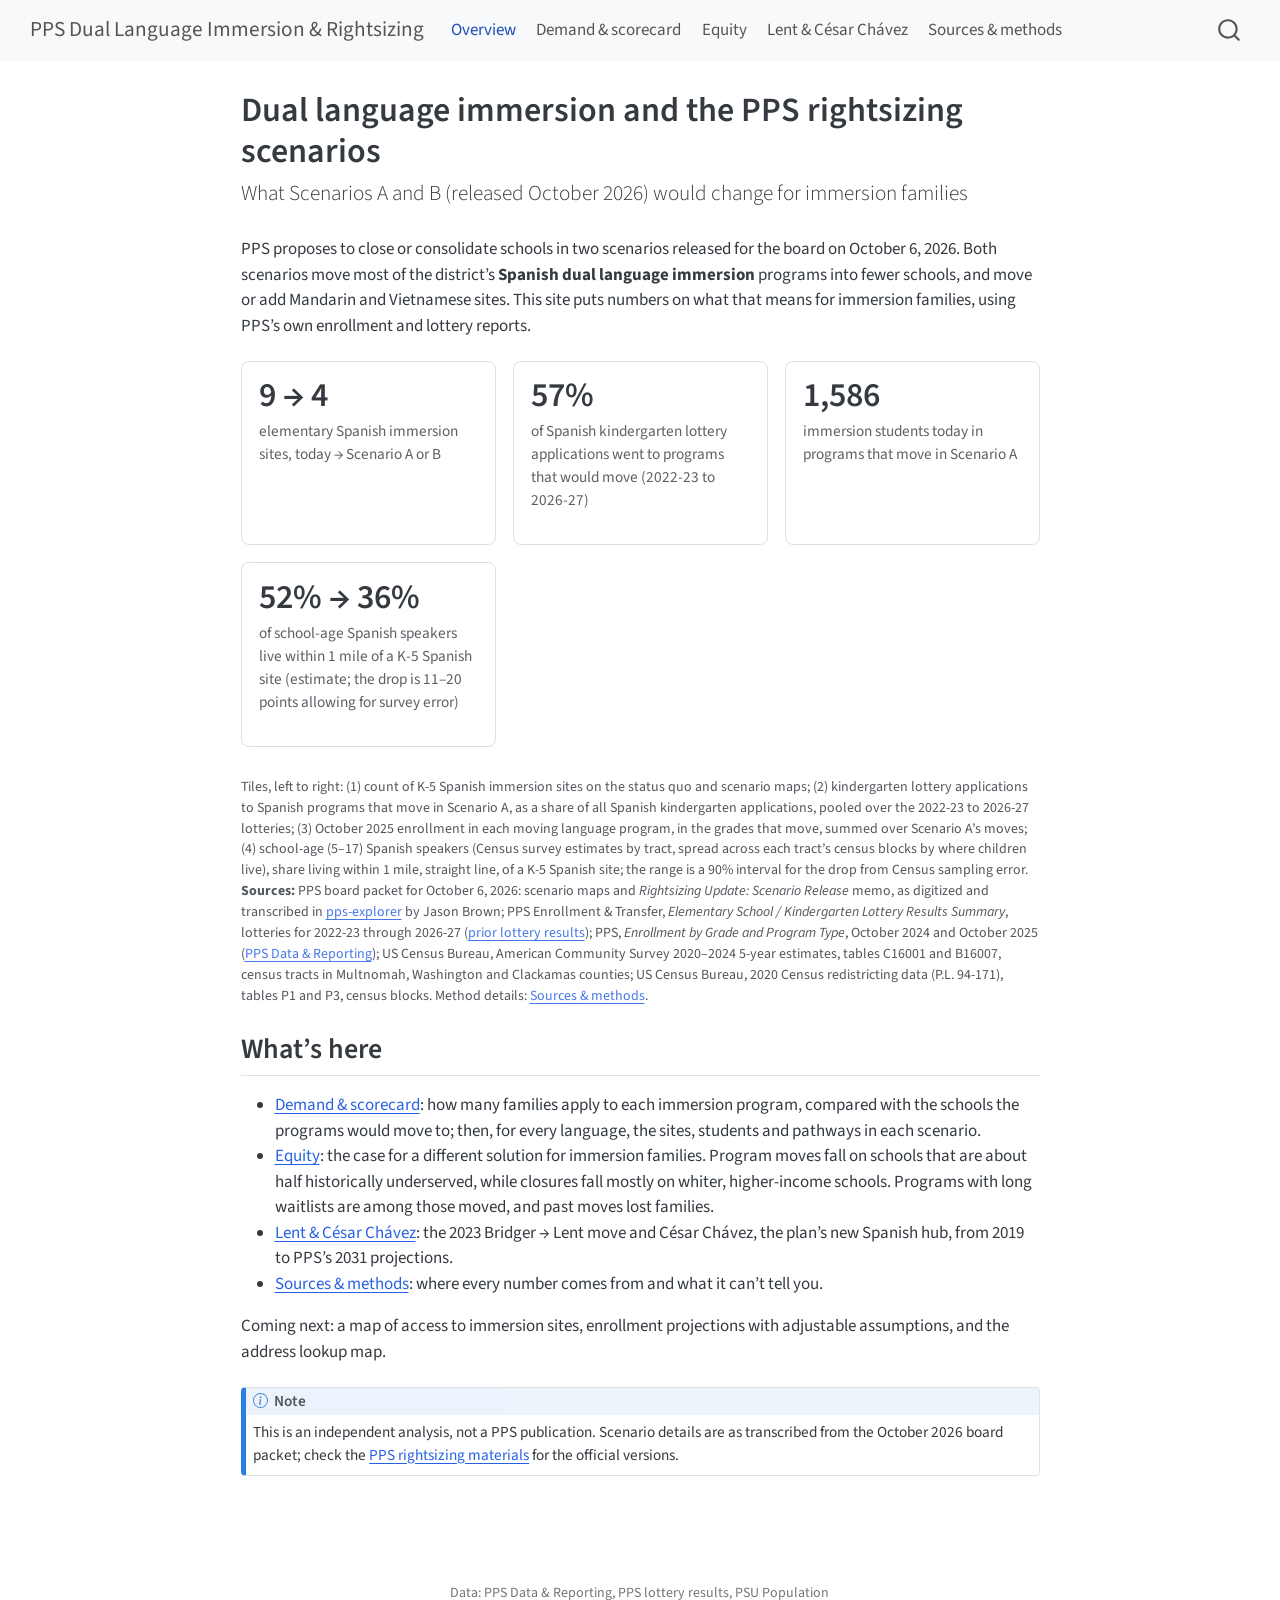
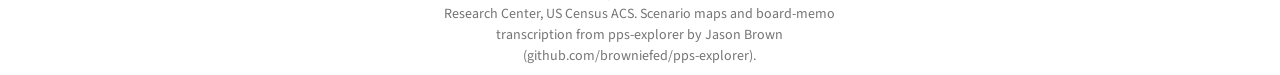
<file: index.html>
<!DOCTYPE html>
<html xmlns="http://www.w3.org/1999/xhtml" lang="en" xml:lang="en"><head>

<meta charset="utf-8">
<meta name="generator" content="quarto-99.9.9">

<meta name="viewport" content="width=device-width, initial-scale=1.0, user-scalable=yes">


<title>Dual language immersion and the PPS rightsizing scenarios – PPS Dual Language Immersion &amp; Rightsizing</title>
<style>
/* Default styles provided by pandoc.
** See https://pandoc.org/MANUAL.html#variables-for-html for config info.
*/
code{white-space: pre-wrap;}
span.smallcaps{font-variant: small-caps;}
div.columns{display: flex; gap: min(4vw, 1.5em);}
div.column{flex: auto; overflow-x: auto;}
div.hanging-indent{margin-left: 1.5em; text-indent: -1.5em;}
ul.task-list{list-style: none;}
ul.task-list li input[type="checkbox"] {
  width: 0.8em;
  margin: 0 0.8em 0.2em -1em; /* quarto-specific, see https://github.com/quarto-dev/quarto-cli/issues/4556 */ 
  vertical-align: middle;
}
</style>


<script src="site_libs/quarto-nav/quarto-nav.js"></script>
<script src="site_libs/quarto-nav/headroom.min.js"></script>
<script src="site_libs/clipboard/clipboard.min.js"></script>
<script src="site_libs/quarto-search/autocomplete.umd.js"></script>
<script src="site_libs/quarto-search/fuse.min.js"></script>
<script src="site_libs/quarto-search/quarto-search.js"></script>
<meta name="quarto:offset" content="./">
<script src="site_libs/quarto-html/quarto.js" type="module"></script>
<script src="site_libs/quarto-html/tabsets/tabsets.js" type="module"></script>
<script src="site_libs/quarto-html/popper.min.js"></script>
<script src="site_libs/quarto-html/tippy.umd.min.js"></script>
<script src="site_libs/quarto-html/anchor.min.js"></script>
<link href="site_libs/quarto-html/tippy.css" rel="stylesheet">
<link href="site_libs/quarto-html/quarto-syntax-highlighting-3aa970819e70fbc78806154e5a1fcd28.css" rel="stylesheet" id="quarto-text-highlighting-styles">
<script src="site_libs/bootstrap/bootstrap.min.js"></script>
<link href="site_libs/bootstrap/bootstrap-icons.css" rel="stylesheet">
<link href="site_libs/bootstrap/bootstrap-31e826f58722547c212665d9f738b224.min.css" rel="stylesheet" append-hash="true" id="quarto-bootstrap" data-mode="light">
<script id="quarto-search-options" type="application/json">{
  "location": "navbar",
  "copy-button": false,
  "collapse-after": 3,
  "panel-placement": "end",
  "type": "overlay",
  "limit": 50,
  "keyboard-shortcut": [
    "f",
    "/",
    "s"
  ],
  "show-item-context": false,
  "language": {
    "search-no-results-text": "No results",
    "search-matching-documents-text": "matching documents",
    "search-copy-link-title": "Copy link to search",
    "search-hide-matches-text": "Hide additional matches",
    "search-more-match-text": "more match in this document",
    "search-more-matches-text": "more matches in this document",
    "search-clear-button-title": "Clear",
    "search-text-placeholder": "",
    "search-detached-cancel-button-title": "Cancel",
    "search-submit-button-title": "Submit",
    "search-label": "Search"
  }
}</script>


</head>

<body class="nav-fixed fullcontent quarto-light">

<div id="quarto-search-results"></div>
  <header id="quarto-header" class="headroom fixed-top">
    <nav class="navbar navbar-expand-lg " data-bs-theme="dark">
      <div class="navbar-container container-fluid">
      <div class="navbar-brand-container mx-auto">
    <a class="navbar-brand" href="./index.html">
    <span class="navbar-title">PPS Dual Language Immersion &amp; Rightsizing</span>
    </a>
  </div>
            <div id="quarto-search" class="" title="Search"></div>
          <button class="navbar-toggler" type="button" data-bs-toggle="collapse" data-bs-target="#navbarCollapse" aria-controls="navbarCollapse" role="menu" aria-expanded="false" aria-label="Toggle navigation" onclick="if (window.quartoToggleHeadroom) { window.quartoToggleHeadroom(); }">
  <span class="navbar-toggler-icon"></span>
</button>
          <div class="collapse navbar-collapse" id="navbarCollapse">
            <ul class="navbar-nav navbar-nav-scroll me-auto">
  <li class="nav-item">
    <a class="nav-link active" href="./index.html" aria-current="page"> 
<span class="menu-text">Overview</span></a>
  </li>  
  <li class="nav-item">
    <a class="nav-link" href="./scorecard.html"> 
<span class="menu-text">Demand &amp; scorecard</span></a>
  </li>  
  <li class="nav-item">
    <a class="nav-link" href="./equity.html"> 
<span class="menu-text">Equity</span></a>
  </li>  
  <li class="nav-item">
    <a class="nav-link" href="./history.html"> 
<span class="menu-text">Lent &amp; César Chávez</span></a>
  </li>  
  <li class="nav-item">
    <a class="nav-link" href="./methods.html"> 
<span class="menu-text">Sources &amp; methods</span></a>
  </li>  
</ul>
          </div> <!-- /navcollapse -->
            <div class="quarto-navbar-tools">
</div>
      </div> <!-- /container-fluid -->
    </nav>
</header>
<!-- content -->
<div id="quarto-content" class="quarto-container page-columns page-rows-contents page-layout-article page-navbar">
<!-- sidebar -->
<!-- margin-sidebar -->
    
<!-- main -->
<main class="content" id="quarto-document-content">

<header id="title-block-header" class="quarto-title-block default">
<div class="quarto-title">
<h1 class="title">Dual language immersion and the PPS rightsizing scenarios</h1>
<p class="subtitle lead">What Scenarios A and B (released October 2026) would change for immersion families</p>
</div>



<div class="quarto-title-meta">

    
  
    
  </div>
  


</header>


<p>PPS proposes to close or consolidate schools in two scenarios released for the board on October 6, 2026. Both scenarios move most of the district’s <strong>Spanish dual language immersion</strong> programs into fewer schools, and move or add Mandarin and Vietnamese sites. This site puts numbers on what that means for immersion families, using PPS’s own enrollment and lottery reports.</p>
<div class="stat-row">
<div class="stat">
<p><span class="num">9 → 4</span> <span class="label">elementary Spanish immersion sites, today → Scenario A or B</span></p>
</div>
<div class="stat">
<p><span class="num">57%</span> <span class="label">of Spanish kindergarten lottery applications went to programs that would move (2022-23 to 2026-27)</span></p>
</div>
<div class="stat">
<p><span class="num">1,586</span> <span class="label">immersion students today in programs that move in Scenario A</span></p>
</div>
<div class="stat">
<p><span class="num">52% → 36%</span> <span class="label">of school-age Spanish speakers live within 1 mile of a K-5 Spanish site (estimate; the drop is 11–20 points allowing for survey error)</span></p>
</div>
</div>
<div class="source">
<p>Tiles, left to right: (1) count of K-5 Spanish immersion sites on the status quo and scenario maps; (2) kindergarten lottery applications to Spanish programs that move in Scenario A, as a share of all Spanish kindergarten applications, pooled over the 2022-23 to 2026-27 lotteries; (3) October 2025 enrollment in each moving language program, in the grades that move, summed over Scenario A’s moves; (4) school-age (5–17) Spanish speakers (Census survey estimates by tract, spread across each tract’s census blocks by where children live), share living within 1 mile, straight line, of a K-5 Spanish site; the range is a 90% interval for the drop from Census sampling error. <strong>Sources:</strong> PPS board packet for October 6, 2026: scenario maps and <em>Rightsizing Update: Scenario Release</em> memo, as digitized and transcribed in <a href="https://github.com/browniefed/pps-explorer">pps-explorer</a> by Jason Brown; PPS Enrollment &amp; Transfer, <em>Elementary School / Kindergarten Lottery Results Summary</em>, lotteries for 2022-23 through 2026-27 (<a href="https://www.pps.net/departments/enrollment-transfer/transfer-english/lottery/prior-transfer-data">prior lottery results</a>); PPS, <em>Enrollment by Grade and Program Type</em>, October 2024 and October 2025 (<a href="https://www.pps.net/departments/dataaccountability/data-and-accountability/data-strategy-and-insights/data-and-reporting">PPS Data &amp; Reporting</a>); US Census Bureau, American Community Survey 2020–2024 5-year estimates, tables C16001 and B16007, census tracts in Multnomah, Washington and Clackamas counties; US Census Bureau, 2020 Census redistricting data (P.L. 94-171), tables P1 and P3, census blocks. Method details: <a href="./methods.html">Sources &amp; methods</a>.</p>
</div>
<section id="whats-here" class="level2">
<h2 class="anchored" data-anchor-id="whats-here">What’s here</h2>
<ul>
<li><strong><a href="./scorecard.html">Demand &amp; scorecard</a></strong>: how many families apply to each immersion program, compared with the schools the programs would move to; then, for every language, the sites, students and pathways in each scenario.</li>
<li><strong><a href="./equity.html">Equity</a></strong>: the case for a different solution for immersion families. Program moves fall on schools that are about half historically underserved, while closures fall mostly on whiter, higher-income schools. Programs with long waitlists are among those moved, and past moves lost families.</li>
<li><strong><a href="./history.html">Lent &amp; César Chávez</a></strong>: the 2023 Bridger → Lent move and César Chávez, the plan’s new Spanish hub, from 2019 to PPS’s 2031 projections.</li>
<li><strong><a href="./methods.html">Sources &amp; methods</a></strong>: where every number comes from and what it can’t tell you.</li>
</ul>
<p>Coming next: a map of access to immersion sites, enrollment projections with adjustable assumptions, and the address lookup map.</p>
<div class="callout callout-style-default callout-note callout-titled">
<div class="callout-header d-flex align-content-center">
<div class="callout-icon-container">
<i class="callout-icon"></i>
</div>
<div class="callout-title-container flex-fill">
Note
</div>
</div>
<div class="callout-body-container callout-body">
<p>This is an independent analysis, not a PPS publication. Scenario details are as transcribed from the October 2026 board packet; check the <a href="https://meetings.boardbook.org/Public/Agenda/915?meeting=769955">PPS rightsizing materials</a> for the official versions.</p>
</div>
</div>


</section>

</main> <!-- /main -->
<script id="quarto-html-after-body" type="application/javascript">
  window.document.addEventListener("DOMContentLoaded", function (event) {
    const icon = "";
    const anchorJS = new window.AnchorJS();
    anchorJS.options = {
      placement: 'right',
      icon: icon
    };
    anchorJS.add('.anchored');
    const isCodeAnnotation = (el) => {
      for (const clz of el.classList) {
        if (clz.startsWith('code-annotation-')) {                     
          return true;
        }
      }
      return false;
    }
    const onCopySuccess = function(e) {
      // button target
      const button = e.trigger;
      // don't keep focus
      button.blur();
      // flash "checked"
      button.classList.add('code-copy-button-checked');
      var currentTitle = button.getAttribute("title");
      button.setAttribute("title", "Copied!");
      let tooltip;
      if (window.bootstrap) {
        button.setAttribute("data-bs-toggle", "tooltip");
        button.setAttribute("data-bs-placement", "left");
        button.setAttribute("data-bs-title", "Copied!");
        tooltip = new bootstrap.Tooltip(button, 
          { trigger: "manual", 
            customClass: "code-copy-button-tooltip",
            offset: [0, -8]});
        tooltip.show();    
      }
      setTimeout(function() {
        if (tooltip) {
          tooltip.hide();
          button.removeAttribute("data-bs-title");
          button.removeAttribute("data-bs-toggle");
          button.removeAttribute("data-bs-placement");
        }
        button.setAttribute("title", currentTitle);
        button.classList.remove('code-copy-button-checked');
      }, 1000);
      // clear code selection
      e.clearSelection();
    }
    const getTextToCopy = function(trigger) {
      const outerScaffold = trigger.parentElement.cloneNode(true);
      const codeEl = outerScaffold.querySelector('code');
      for (const childEl of codeEl.children) {
        if (isCodeAnnotation(childEl)) {
          childEl.remove();
        }
      }
      return codeEl.innerText;
    }
    const clipboard = new window.ClipboardJS('.code-copy-button:not([data-in-quarto-modal])', {
      text: getTextToCopy
    });
    clipboard.on('success', onCopySuccess);
    if (window.document.getElementById('quarto-embedded-source-code-modal')) {
      const clipboardModal = new window.ClipboardJS('.code-copy-button[data-in-quarto-modal]', {
        text: getTextToCopy,
        container: window.document.getElementById('quarto-embedded-source-code-modal')
      });
      clipboardModal.on('success', onCopySuccess);
    }
      var localhostRegex = new RegExp(/^(?:http|https):\/\/localhost\:?[0-9]*\//);
      var mailtoRegex = new RegExp(/^mailto:/);
        var filterRegex = new RegExp("https:\/\/jminnier\.github\.io\/pps-dli-explorer\/");
      var isInternal = (href) => {
          return filterRegex.test(href) || localhostRegex.test(href) || mailtoRegex.test(href);
      }
      // Inspect non-navigation links and adorn them if external
     var links = window.document.querySelectorAll('a[href]:not(.nav-link):not(.navbar-brand):not(.toc-action):not(.sidebar-link):not(.sidebar-item-toggle):not(.pagination-link):not(.no-external):not([aria-hidden]):not(.dropdown-item):not(.quarto-navigation-tool):not(.about-link)');
      for (var i=0; i<links.length; i++) {
        const link = links[i];
        if (!isInternal(link.href)) {
          // undo the damage that might have been done by quarto-nav.js in the case of
          // links that we want to consider external
          if (link.dataset.originalHref !== undefined) {
            link.href = link.dataset.originalHref;
          }
        }
      }
    function tippyHover(el, contentFn, onTriggerFn, onUntriggerFn) {
      const config = {
        allowHTML: true,
        maxWidth: 500,
        delay: 100,
        arrow: false,
        appendTo: function(el) {
            return el.parentElement;
        },
        interactive: true,
        interactiveBorder: 10,
        theme: 'quarto',
        placement: 'bottom-start',
      };
      if (contentFn) {
        config.content = contentFn;
      }
      if (onTriggerFn) {
        config.onTrigger = onTriggerFn;
      }
      if (onUntriggerFn) {
        config.onUntrigger = onUntriggerFn;
      }
      window.tippy(el, config); 
    }
    const noterefs = window.document.querySelectorAll('a[role="doc-noteref"]');
    for (var i=0; i<noterefs.length; i++) {
      const ref = noterefs[i];
      tippyHover(ref, function() {
        // use id or data attribute instead here
        let href = ref.getAttribute('data-footnote-href') || ref.getAttribute('href');
        try { href = new URL(href).hash; } catch {}
        const id = href.replace(/^#\/?/, "");
        const note = window.document.getElementById(id);
        if (note) {
          return note.innerHTML;
        } else {
          return "";
        }
      });
    }
    const xrefs = window.document.querySelectorAll('a.quarto-xref');
    const processXRef = (id, note) => {
      // Strip column container classes
      const stripColumnClz = (el) => {
        el.classList.remove("page-full", "page-columns");
        if (el.children) {
          for (const child of el.children) {
            stripColumnClz(child);
          }
        }
      }
      stripColumnClz(note)
      if (id === null || id.startsWith('sec-')) {
        // Special case sections, only their first couple elements
        const container = document.createElement("div");
        if (note.children && note.children.length > 2) {
          container.appendChild(note.children[0].cloneNode(true));
          for (let i = 1; i < note.children.length; i++) {
            const child = note.children[i];
            if (child.tagName === "P" && child.innerText === "") {
              continue;
            } else {
              container.appendChild(child.cloneNode(true));
              break;
            }
          }
          if (window.Quarto?.typesetMath) {
            window.Quarto.typesetMath(container);
          }
          return container.innerHTML
        } else {
          if (window.Quarto?.typesetMath) {
            window.Quarto.typesetMath(note);
          }
          return note.innerHTML;
        }
      } else {
        // Remove any anchor links if they are present
        const anchorLink = note.querySelector('a.anchorjs-link');
        if (anchorLink) {
          anchorLink.remove();
        }
        if (window.Quarto?.typesetMath) {
          window.Quarto.typesetMath(note);
        }
        if (note.classList.contains("callout")) {
          return note.outerHTML;
        } else {
          return note.innerHTML;
        }
      }
    }
    for (var i=0; i<xrefs.length; i++) {
      const xref = xrefs[i];
      tippyHover(xref, undefined, function(instance) {
        instance.disable();
        let url = xref.getAttribute('href');
        let hash = undefined; 
        if (url.startsWith('#')) {
          hash = url;
        } else {
          try { hash = new URL(url).hash; } catch {}
        }
        if (hash) {
          const id = hash.replace(/^#\/?/, "");
          const note = window.document.getElementById(id);
          if (note !== null) {
            try {
              const html = processXRef(id, note.cloneNode(true));
              instance.setContent(html);
            } finally {
              instance.enable();
              instance.show();
            }
          } else {
            // See if we can fetch this
            fetch(url.split('#')[0])
            .then(res => res.text())
            .then(html => {
              const parser = new DOMParser();
              const htmlDoc = parser.parseFromString(html, "text/html");
              const note = htmlDoc.getElementById(id);
              if (note !== null) {
                const html = processXRef(id, note);
                instance.setContent(html);
              } 
            }).finally(() => {
              instance.enable();
              instance.show();
            });
          }
        } else {
          // See if we can fetch a full url (with no hash to target)
          // This is a special case and we should probably do some content thinning / targeting
          fetch(url)
          .then(res => res.text())
          .then(html => {
            const parser = new DOMParser();
            const htmlDoc = parser.parseFromString(html, "text/html");
            const note = htmlDoc.querySelector('main.content');
            if (note !== null) {
              // This should only happen for chapter cross references
              // (since there is no id in the URL)
              // remove the first header
              if (note.children.length > 0 && note.children[0].tagName === "HEADER") {
                note.children[0].remove();
              }
              const html = processXRef(null, note);
              instance.setContent(html);
            } 
          }).finally(() => {
            instance.enable();
            instance.show();
          });
        }
      }, function(instance) {
      });
    }
        let selectedAnnoteEl;
        const selectorForAnnotation = ( cell, annotation) => {
          let cellAttr = 'data-code-cell="' + cell + '"';
          let lineAttr = 'data-code-annotation="' +  annotation + '"';
          const selector = 'span[' + cellAttr + '][' + lineAttr + ']';
          return selector;
        }
        const selectCodeLines = (annoteEl) => {
          const doc = window.document;
          const targetCell = annoteEl.getAttribute("data-target-cell");
          const targetAnnotation = annoteEl.getAttribute("data-target-annotation");
          const annoteSpan = window.document.querySelector(selectorForAnnotation(targetCell, targetAnnotation));
          const lines = annoteSpan.getAttribute("data-code-lines").split(",");
          const lineIds = lines.map((line) => {
            return targetCell + "-" + line;
          })
          let top = null;
          let height = null;
          let parent = null;
          if (lineIds.length > 0) {
              //compute the position of the single el (top and bottom and make a div)
              const el = window.document.getElementById(lineIds[0]);
              top = el.offsetTop;
              height = el.offsetHeight;
              parent = el.parentElement.parentElement;
            if (lineIds.length > 1) {
              const lastEl = window.document.getElementById(lineIds[lineIds.length - 1]);
              const bottom = lastEl.offsetTop + lastEl.offsetHeight;
              height = bottom - top;
            }
            if (top !== null && height !== null && parent !== null) {
              // cook up a div (if necessary) and position it 
              let div = window.document.getElementById("code-annotation-line-highlight");
              if (div === null) {
                div = window.document.createElement("div");
                div.setAttribute("id", "code-annotation-line-highlight");
                div.style.position = 'absolute';
                parent.appendChild(div);
              }
              div.style.top = top - 2 + "px";
              div.style.height = height + 4 + "px";
              div.style.left = 0;
              let gutterDiv = window.document.getElementById("code-annotation-line-highlight-gutter");
              if (gutterDiv === null) {
                gutterDiv = window.document.createElement("div");
                gutterDiv.setAttribute("id", "code-annotation-line-highlight-gutter");
                gutterDiv.style.position = 'absolute';
                const codeCell = window.document.getElementById(targetCell);
                const gutter = codeCell.querySelector('.code-annotation-gutter');
                gutter.appendChild(gutterDiv);
              }
              gutterDiv.style.top = top - 2 + "px";
              gutterDiv.style.height = height + 4 + "px";
            }
            selectedAnnoteEl = annoteEl;
          }
        };
        const unselectCodeLines = () => {
          const elementsIds = ["code-annotation-line-highlight", "code-annotation-line-highlight-gutter"];
          elementsIds.forEach((elId) => {
            const div = window.document.getElementById(elId);
            if (div) {
              div.remove();
            }
          });
          selectedAnnoteEl = undefined;
        };
          // Handle positioning of the toggle
      window.addEventListener(
        "resize",
        throttle(() => {
          elRect = undefined;
          if (selectedAnnoteEl) {
            selectCodeLines(selectedAnnoteEl);
          }
        }, 10)
      );
      function throttle(fn, ms) {
      let throttle = false;
      let timer;
        return (...args) => {
          if(!throttle) { // first call gets through
              fn.apply(this, args);
              throttle = true;
          } else { // all the others get throttled
              if(timer) clearTimeout(timer); // cancel #2
              timer = setTimeout(() => {
                fn.apply(this, args);
                timer = throttle = false;
              }, ms);
          }
        };
      }
        // Attach click handler to the DT
        const annoteDls = window.document.querySelectorAll('dt[data-target-cell]');
        for (const annoteDlNode of annoteDls) {
          annoteDlNode.addEventListener('click', (event) => {
            const clickedEl = event.target;
            if (clickedEl !== selectedAnnoteEl) {
              unselectCodeLines();
              const activeEl = window.document.querySelector('dt[data-target-cell].code-annotation-active');
              if (activeEl) {
                activeEl.classList.remove('code-annotation-active');
              }
              selectCodeLines(clickedEl);
              clickedEl.classList.add('code-annotation-active');
            } else {
              // Unselect the line
              unselectCodeLines();
              clickedEl.classList.remove('code-annotation-active');
            }
          });
        }
    const findCites = (el) => {
      const parentEl = el.parentElement;
      if (parentEl) {
        const cites = parentEl.dataset.cites;
        if (cites) {
          return {
            el,
            cites: cites.split(' ')
          };
        } else {
          return findCites(el.parentElement)
        }
      } else {
        return undefined;
      }
    };
    var bibliorefs = window.document.querySelectorAll('a[role="doc-biblioref"]');
    for (var i=0; i<bibliorefs.length; i++) {
      const ref = bibliorefs[i];
      const citeInfo = findCites(ref);
      if (citeInfo) {
        tippyHover(citeInfo.el, function() {
          var popup = window.document.createElement('div');
          citeInfo.cites.forEach(function(cite) {
            var citeDiv = window.document.createElement('div');
            citeDiv.classList.add('hanging-indent');
            citeDiv.classList.add('csl-entry');
            var biblioDiv = window.document.getElementById('ref-' + cite);
            if (biblioDiv) {
              citeDiv.innerHTML = biblioDiv.innerHTML;
            }
            popup.appendChild(citeDiv);
          });
          return popup.innerHTML;
        });
      }
    }
  });
  </script>
</div> <!-- /content -->
<footer class="footer">
  <div class="nav-footer">
    <div class="nav-footer-left">
      &nbsp;
    </div>   
    <div class="nav-footer-center">
<p>Data: PPS Data &amp; Reporting, PPS lottery results, PSU Population Research Center, US Census ACS. Scenario maps and board-memo transcription from pps-explorer by Jason Brown (github.com/browniefed/pps-explorer).</p>
</div>
    <div class="nav-footer-right">
      &nbsp;
    </div>
  </div>
</footer>




</body></html>
</file>
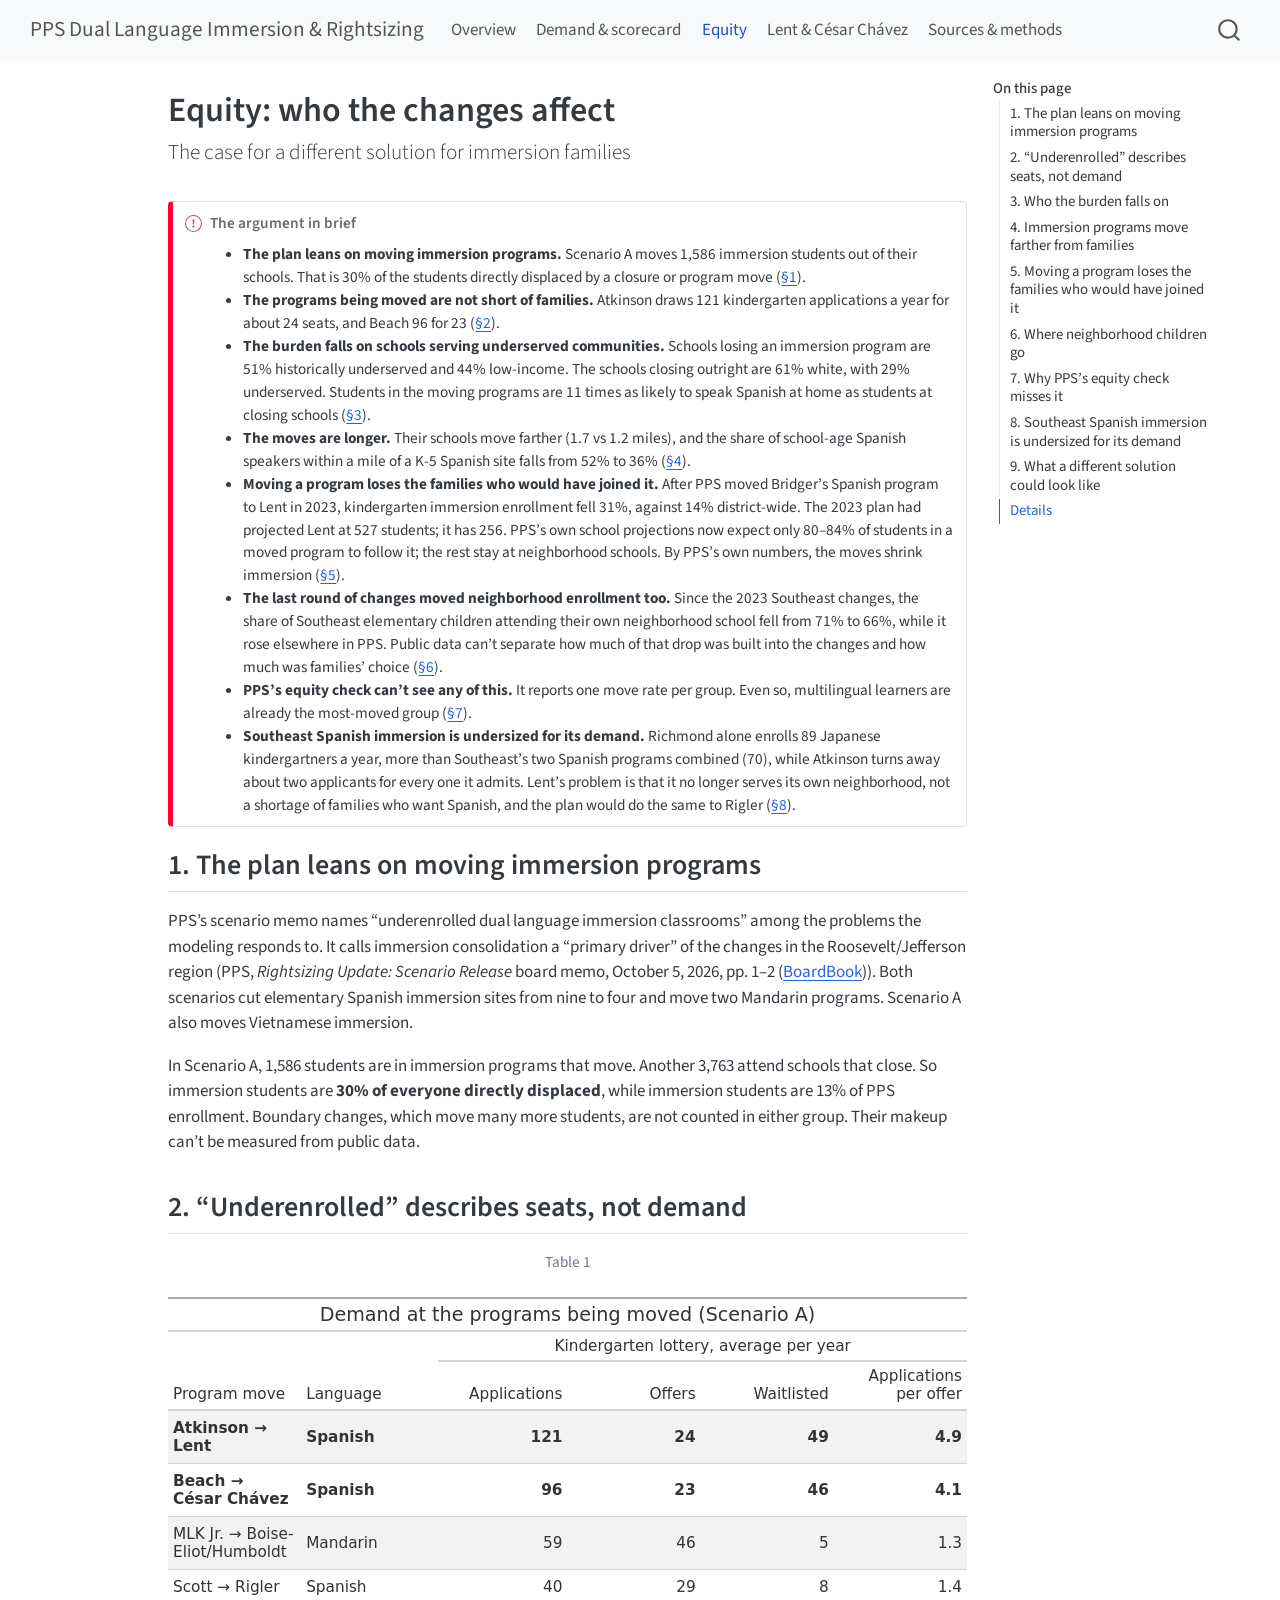
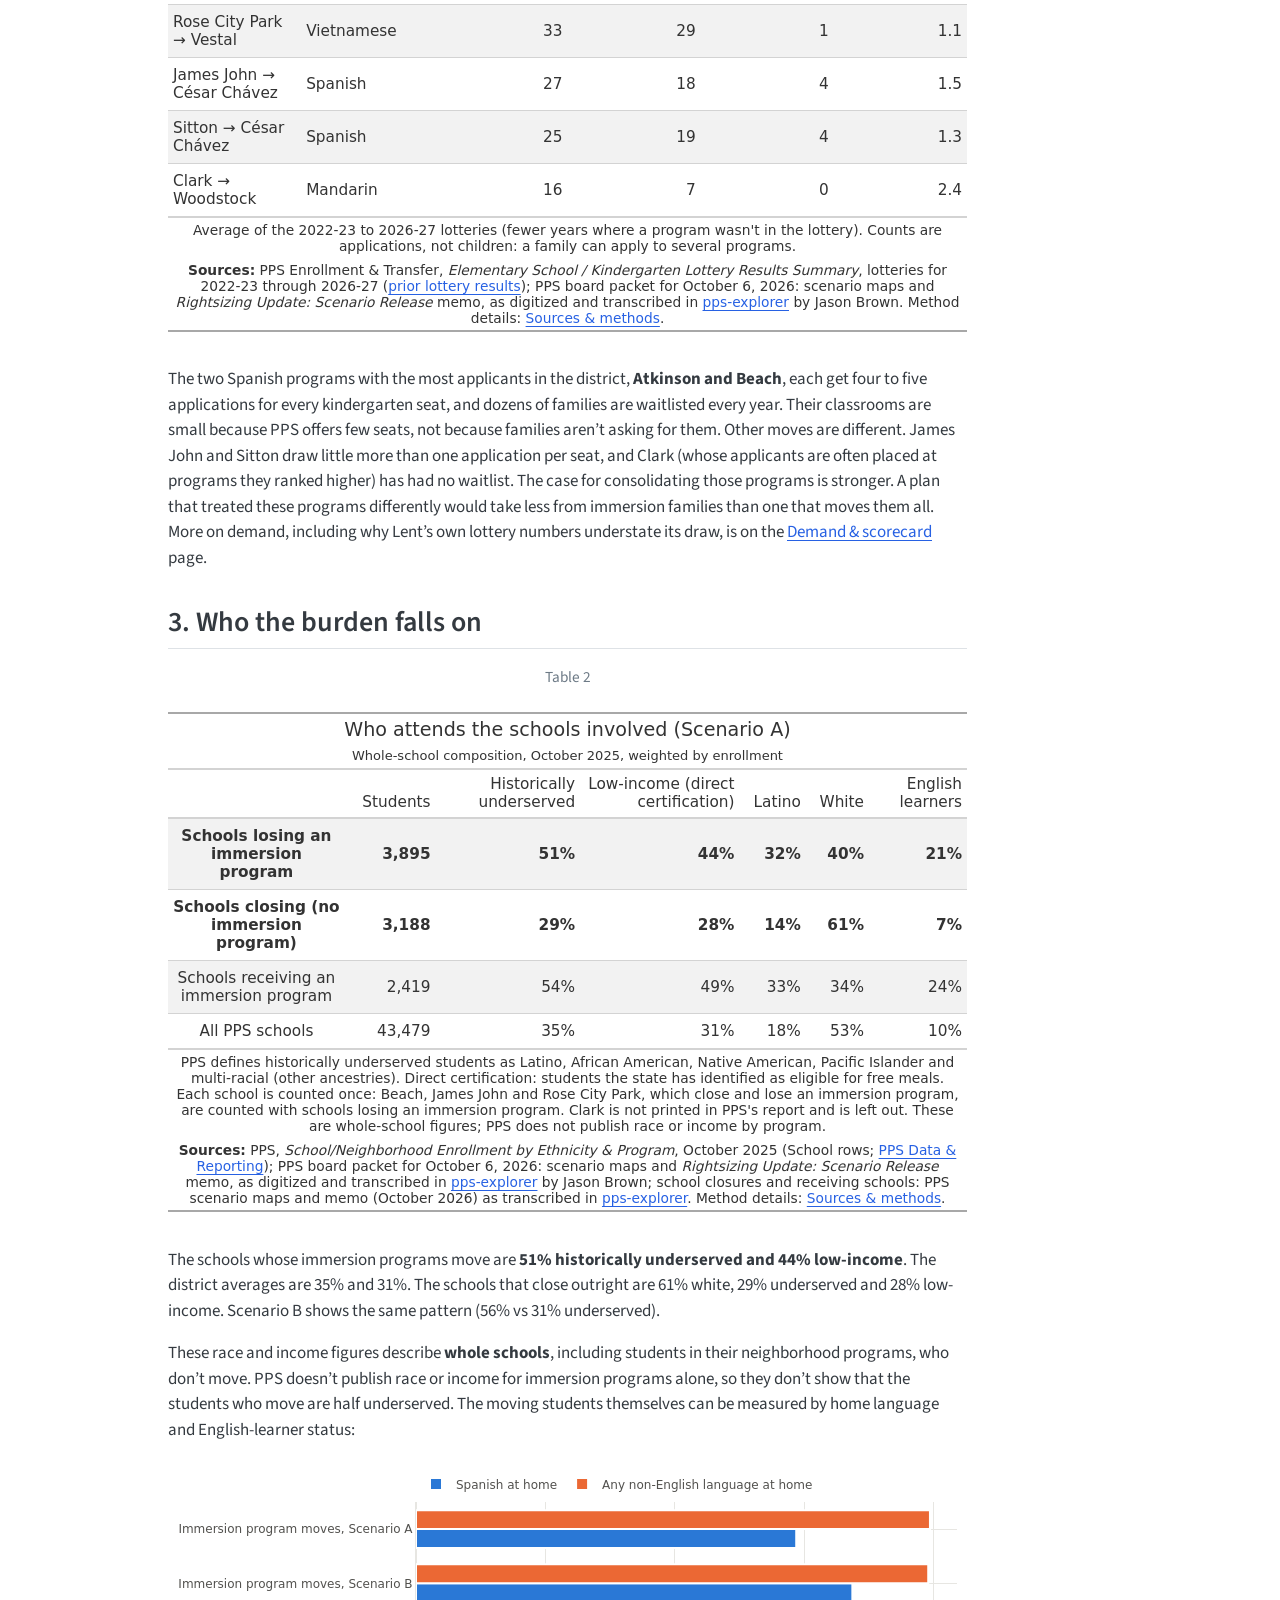
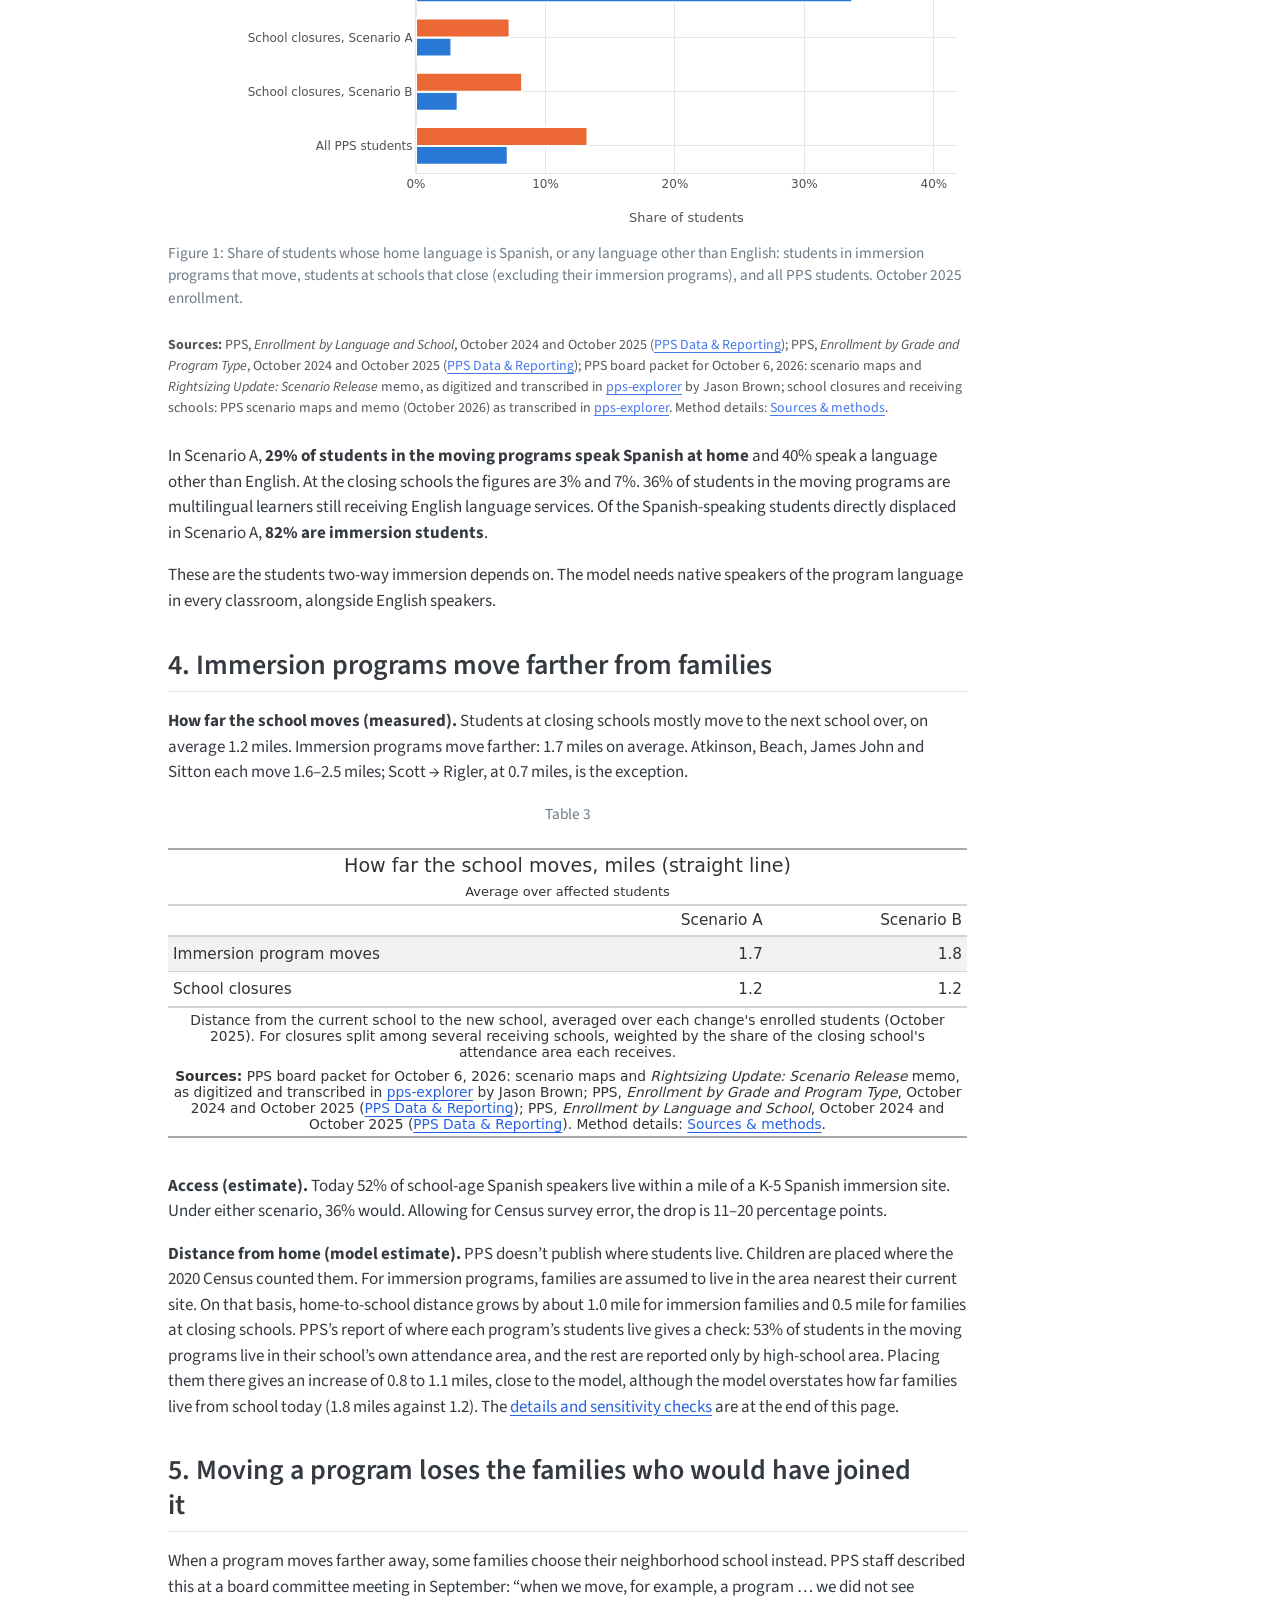
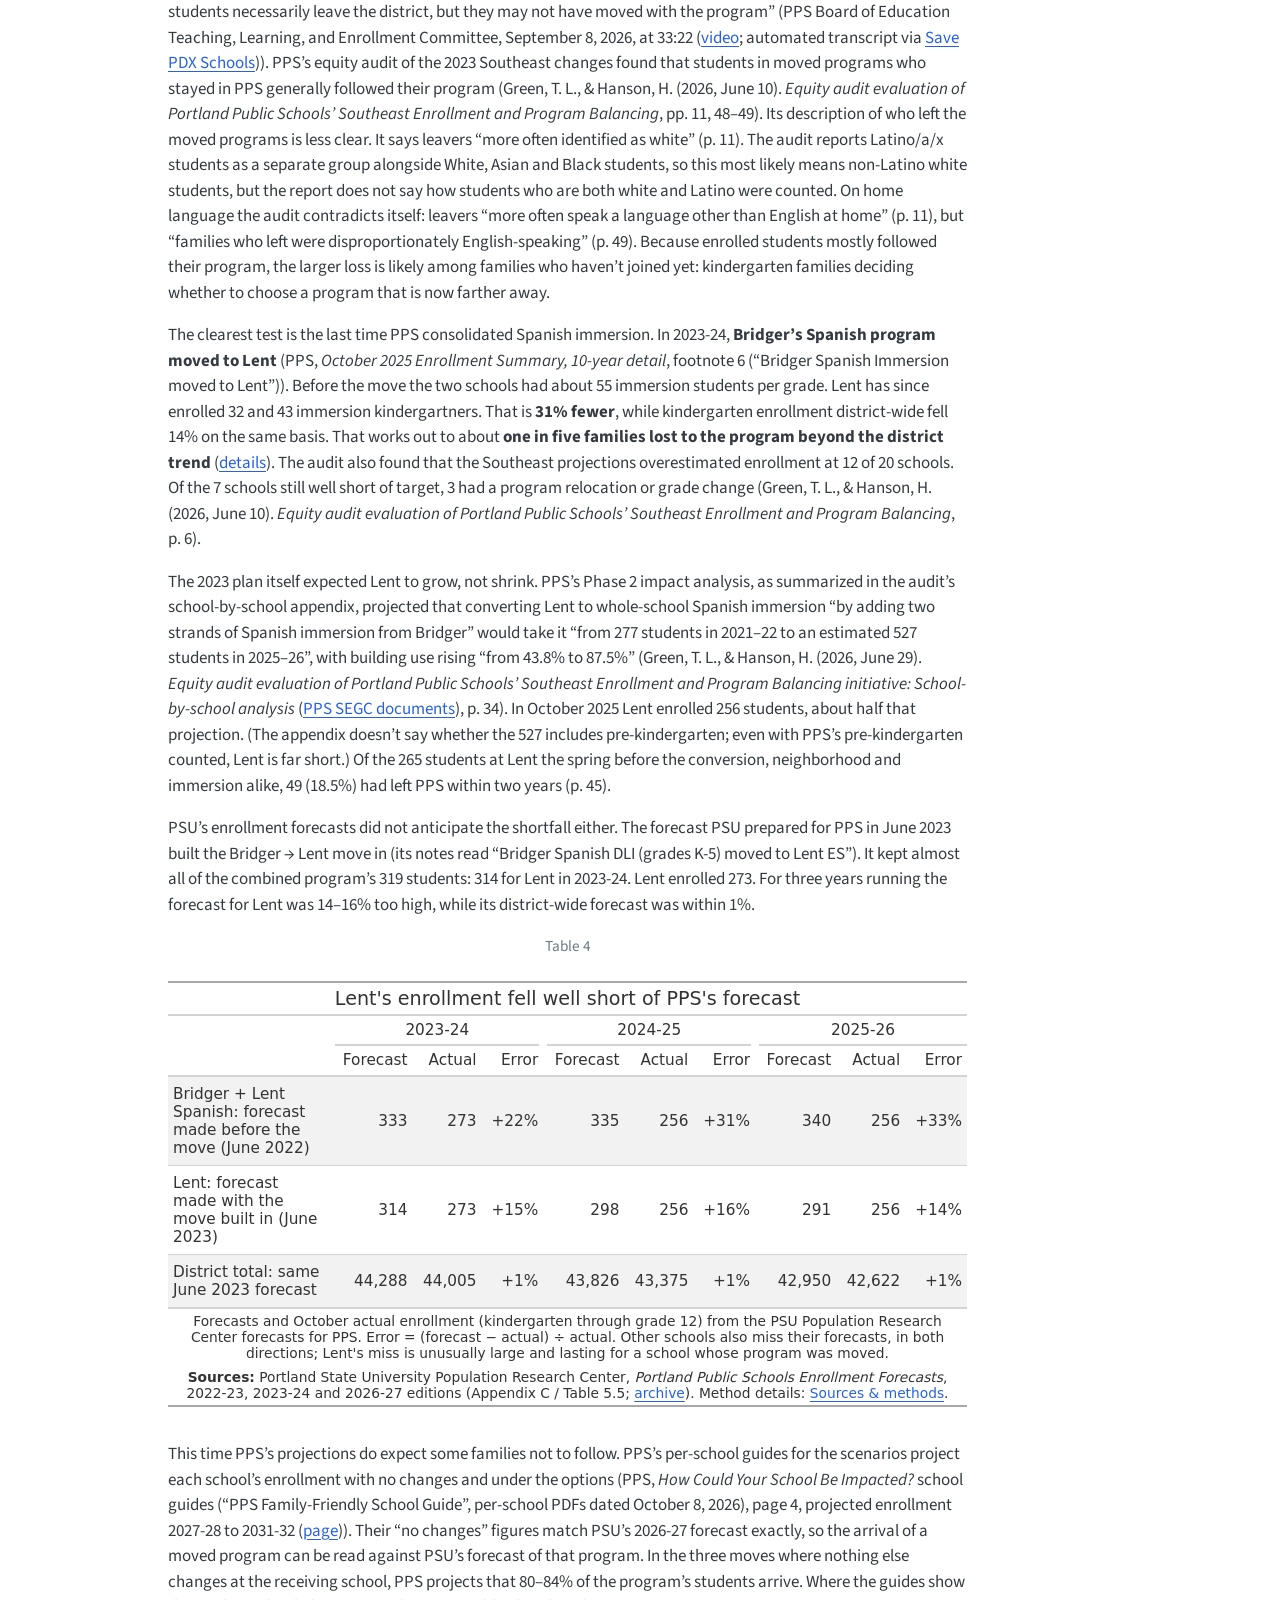
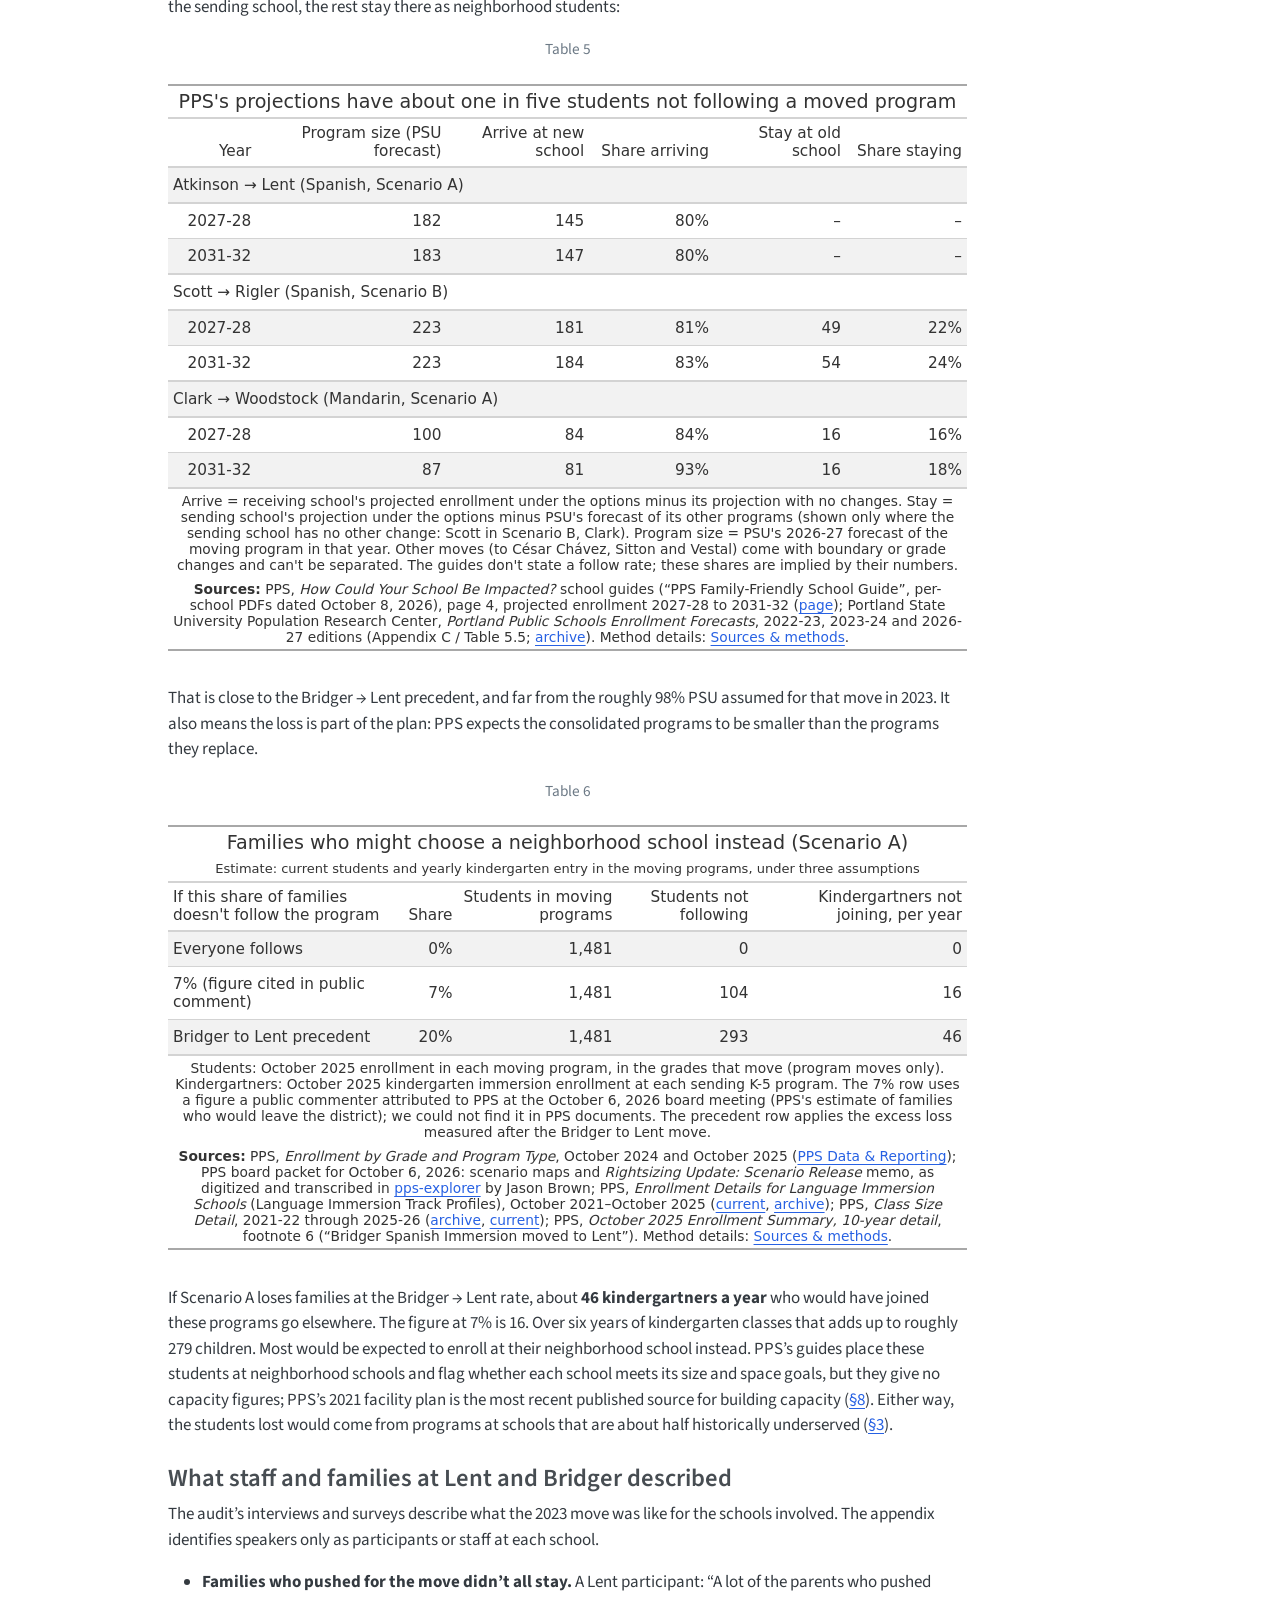
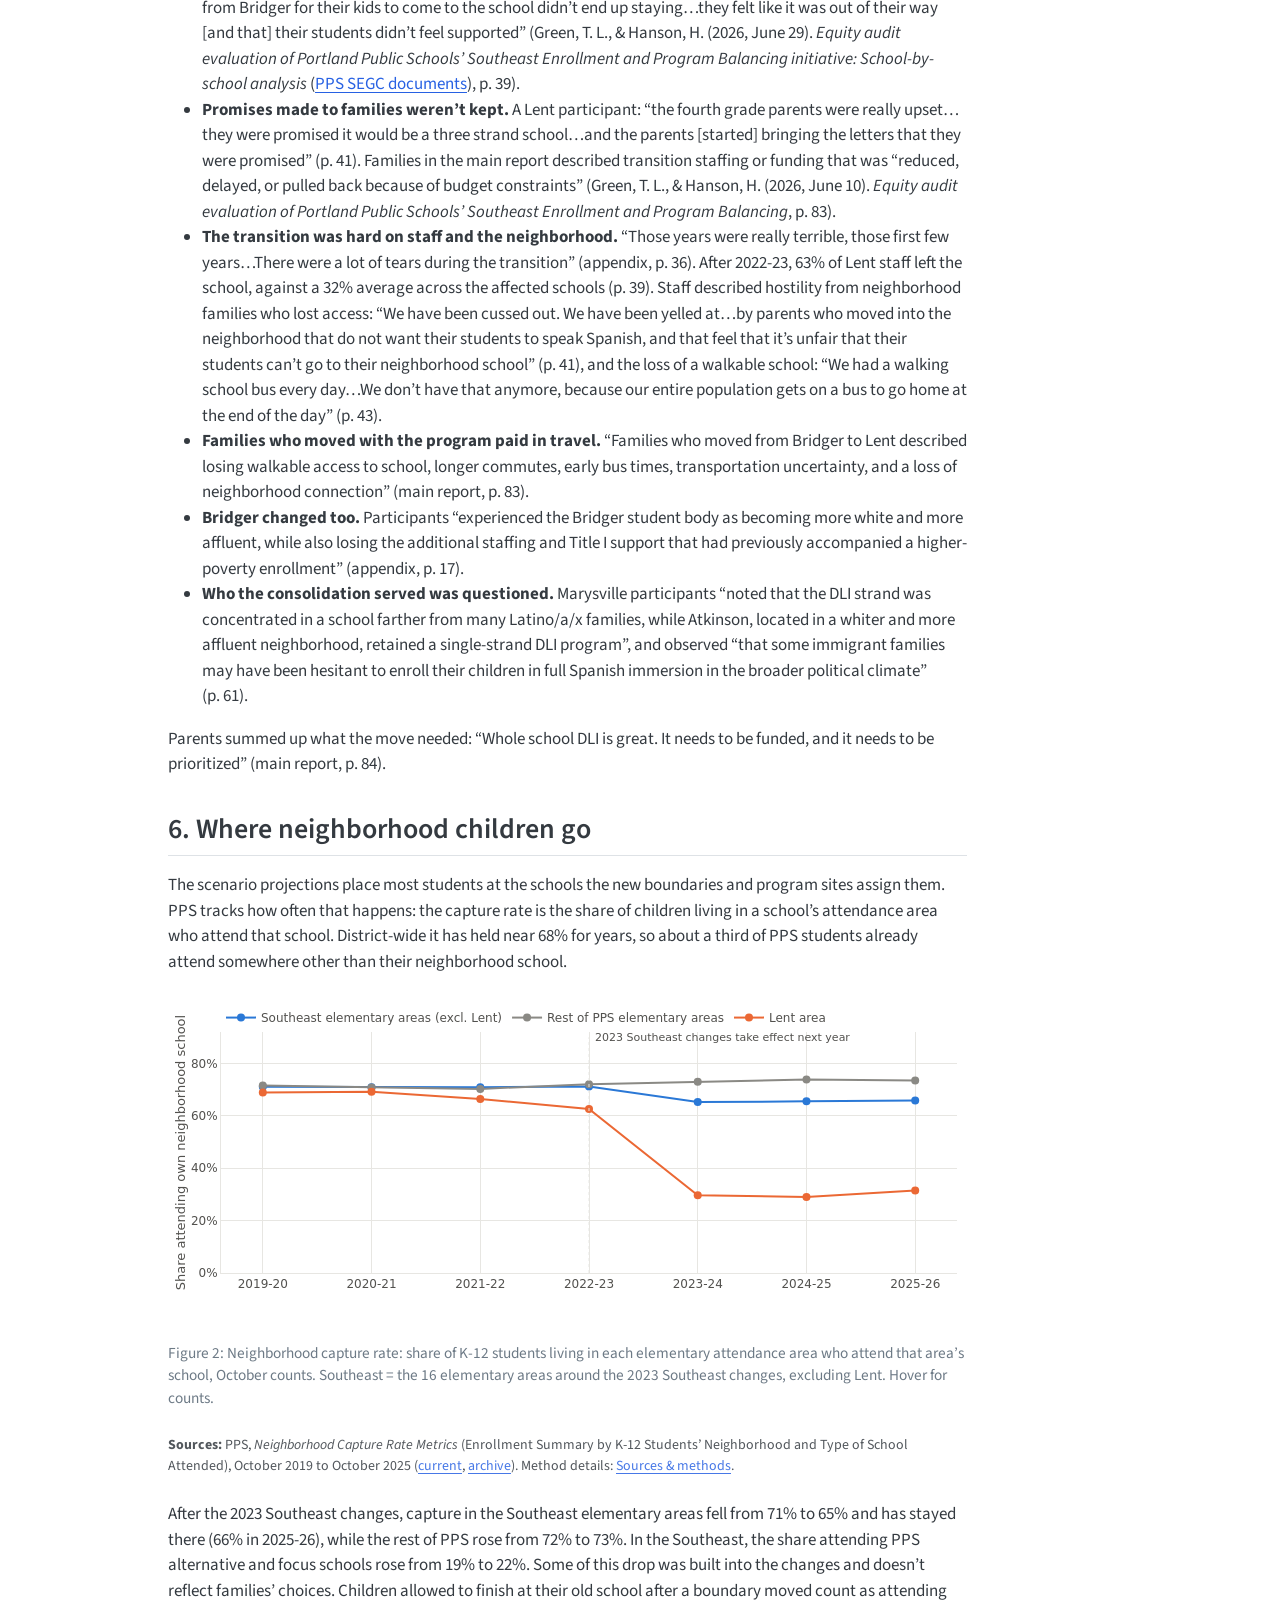
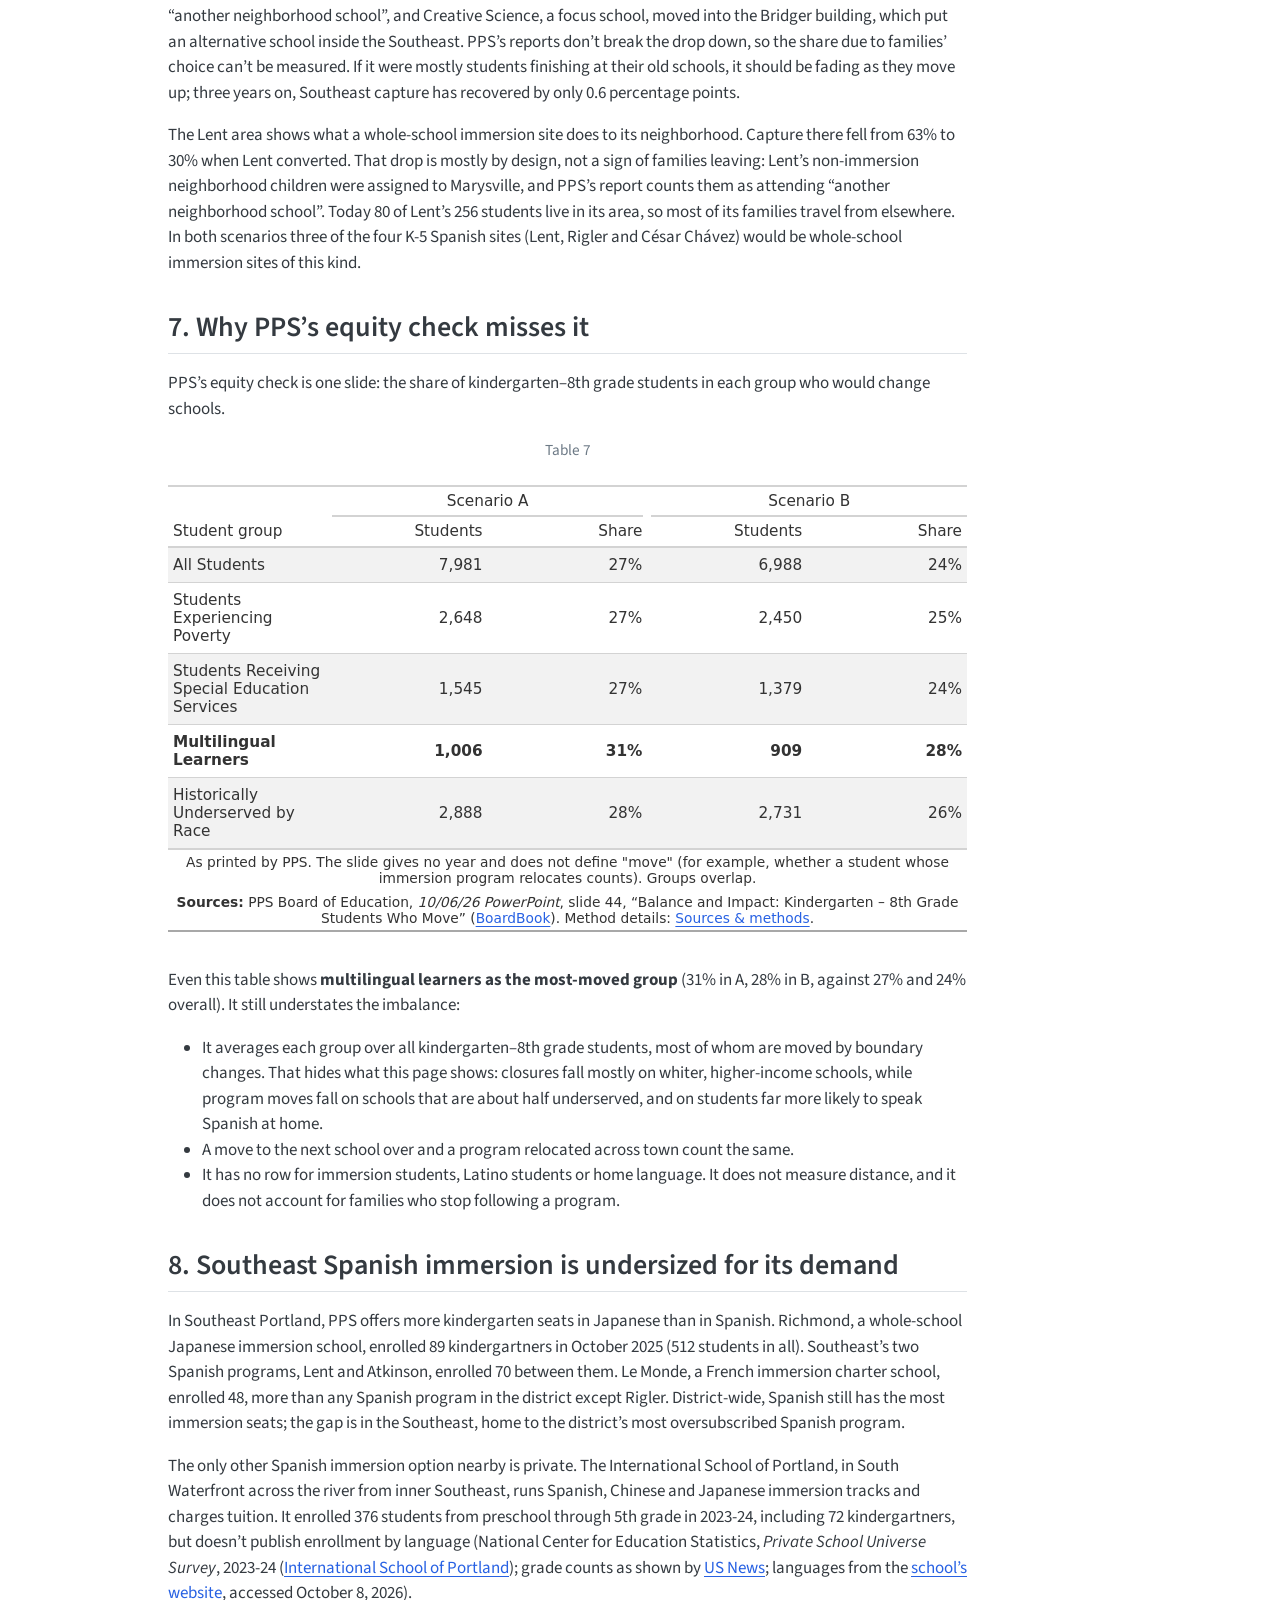
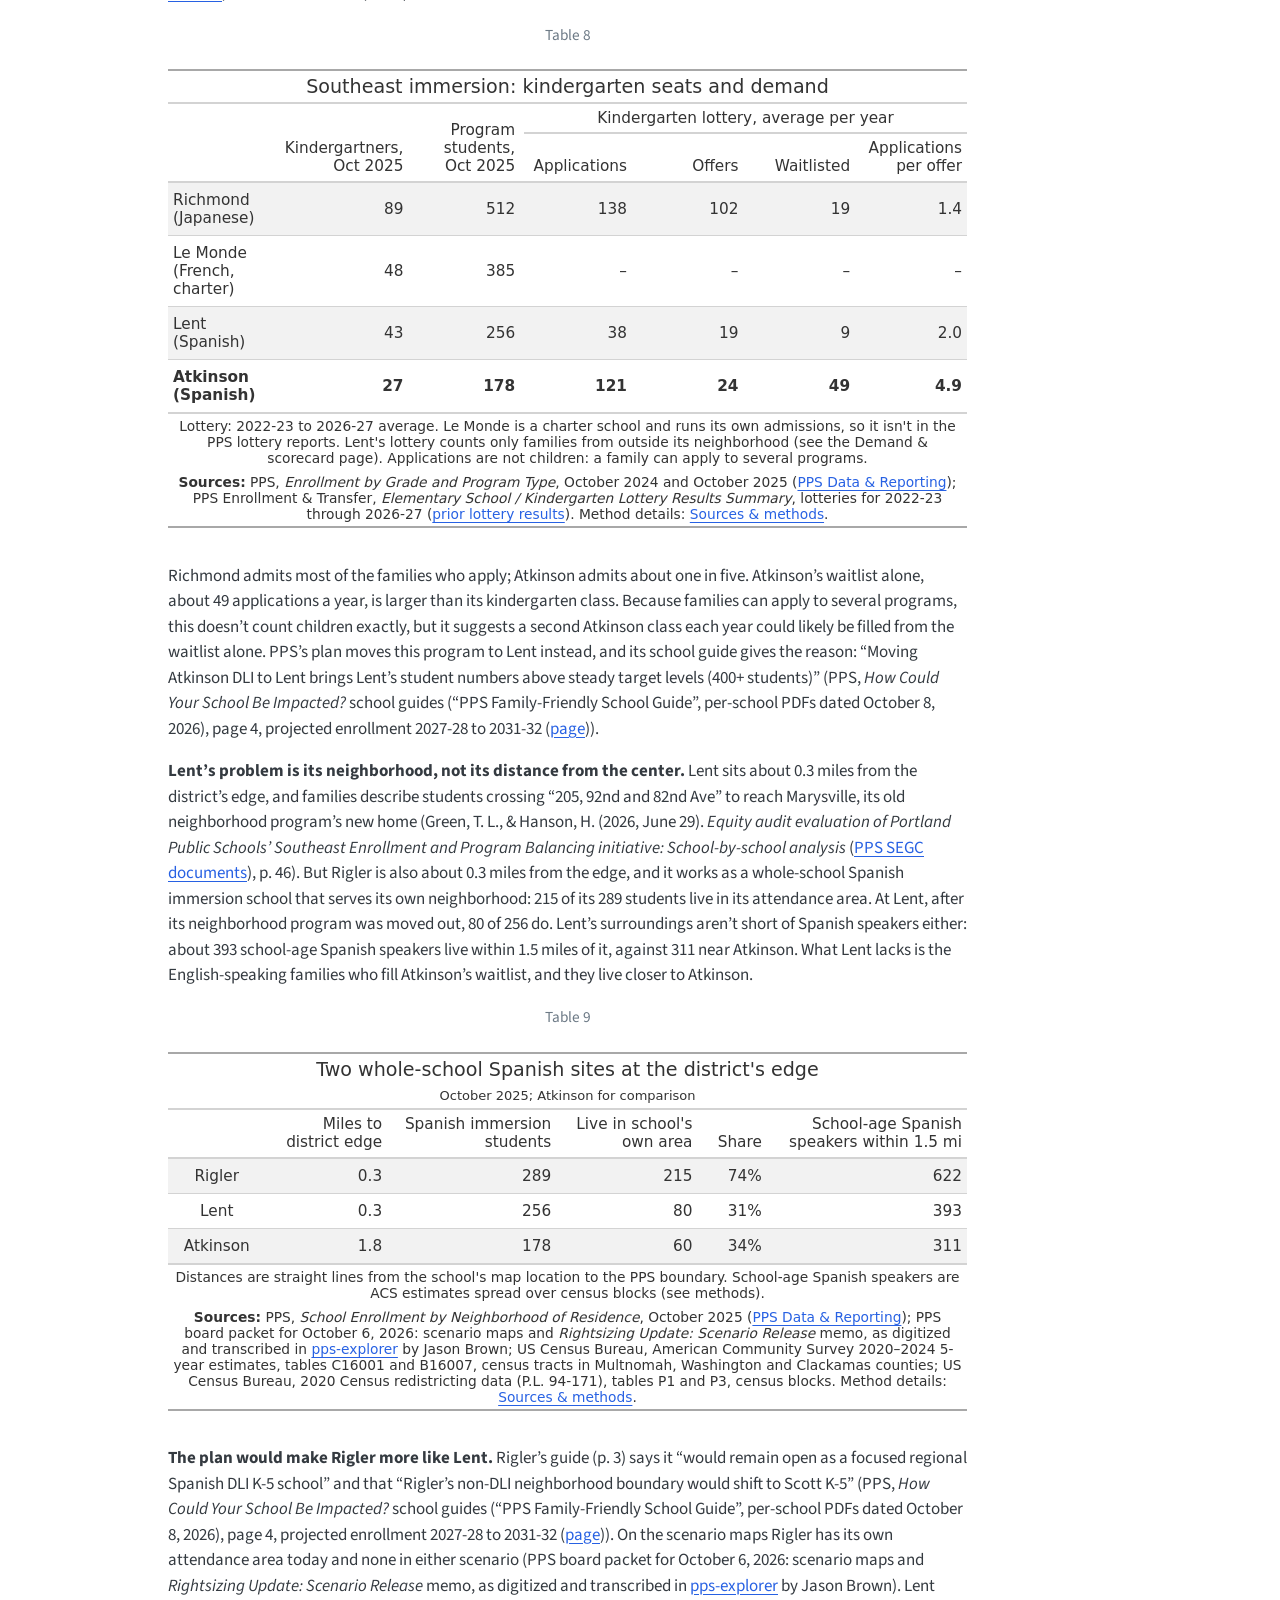
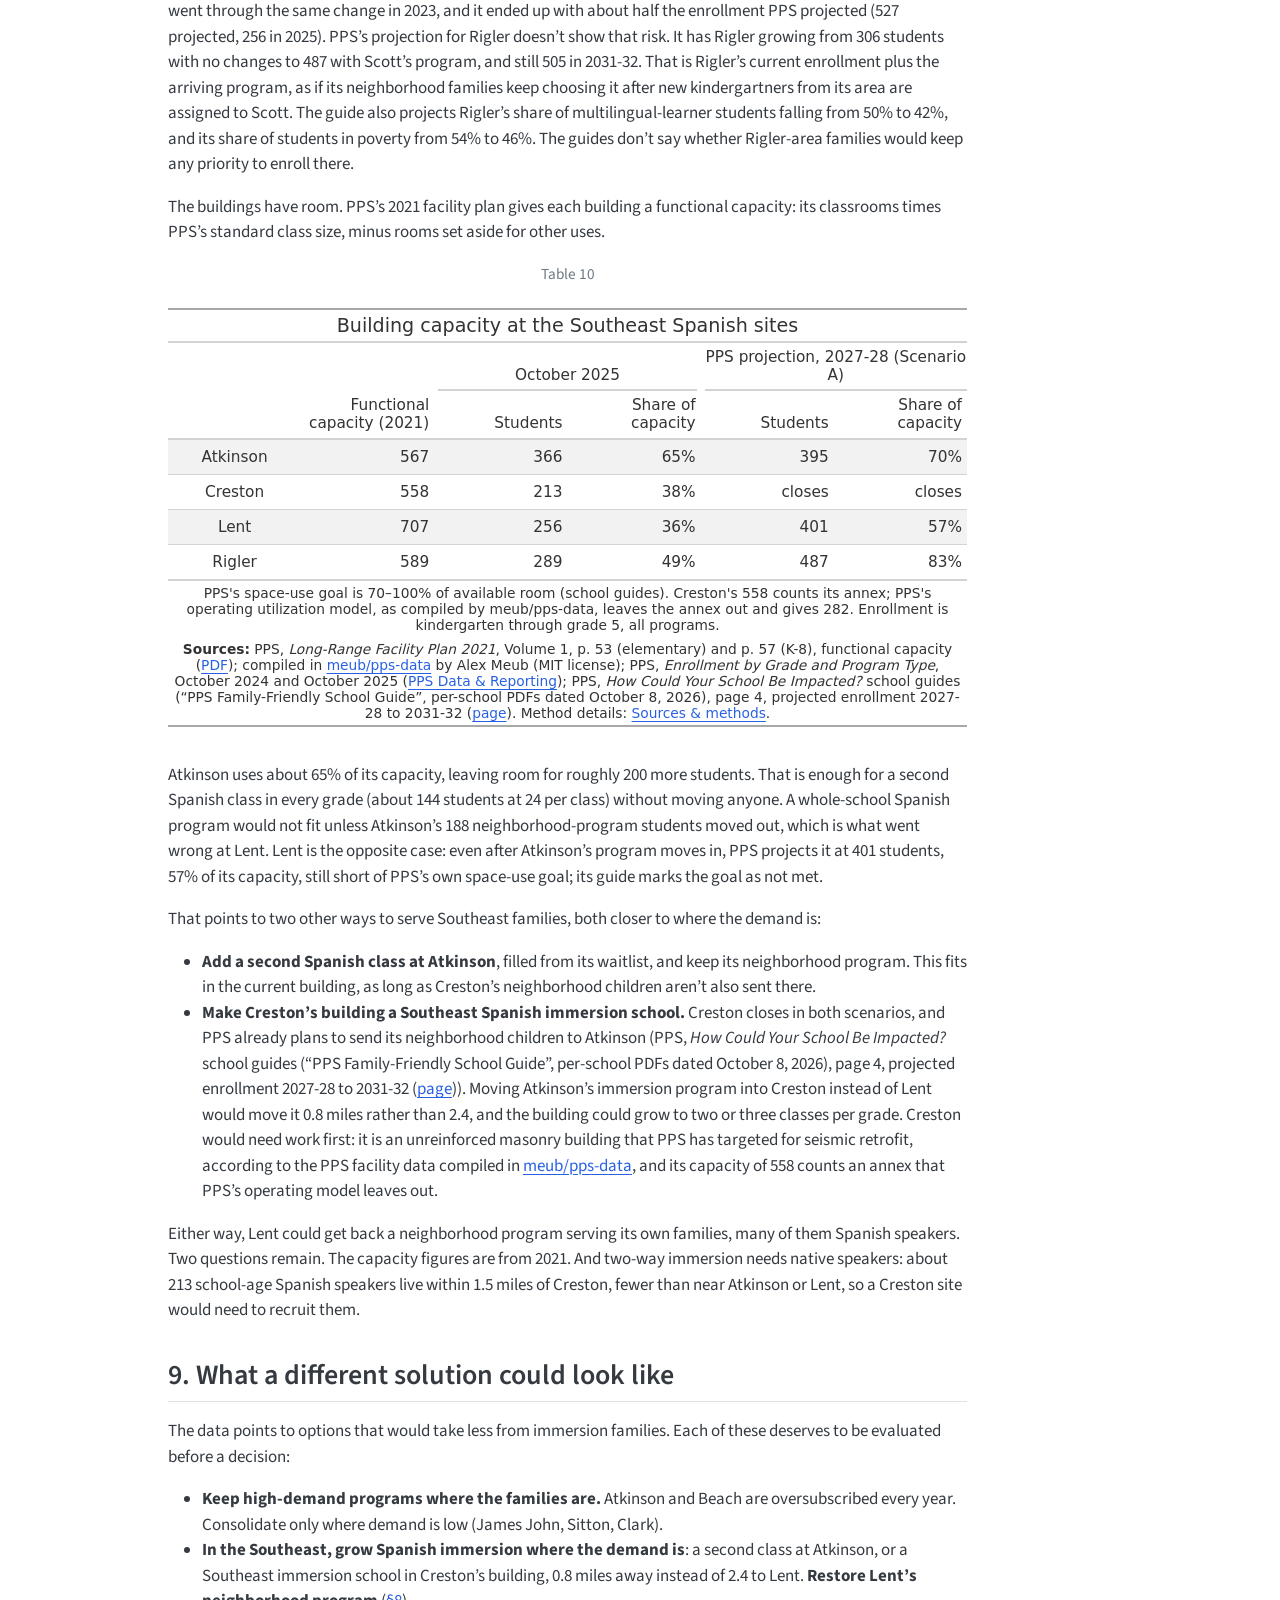
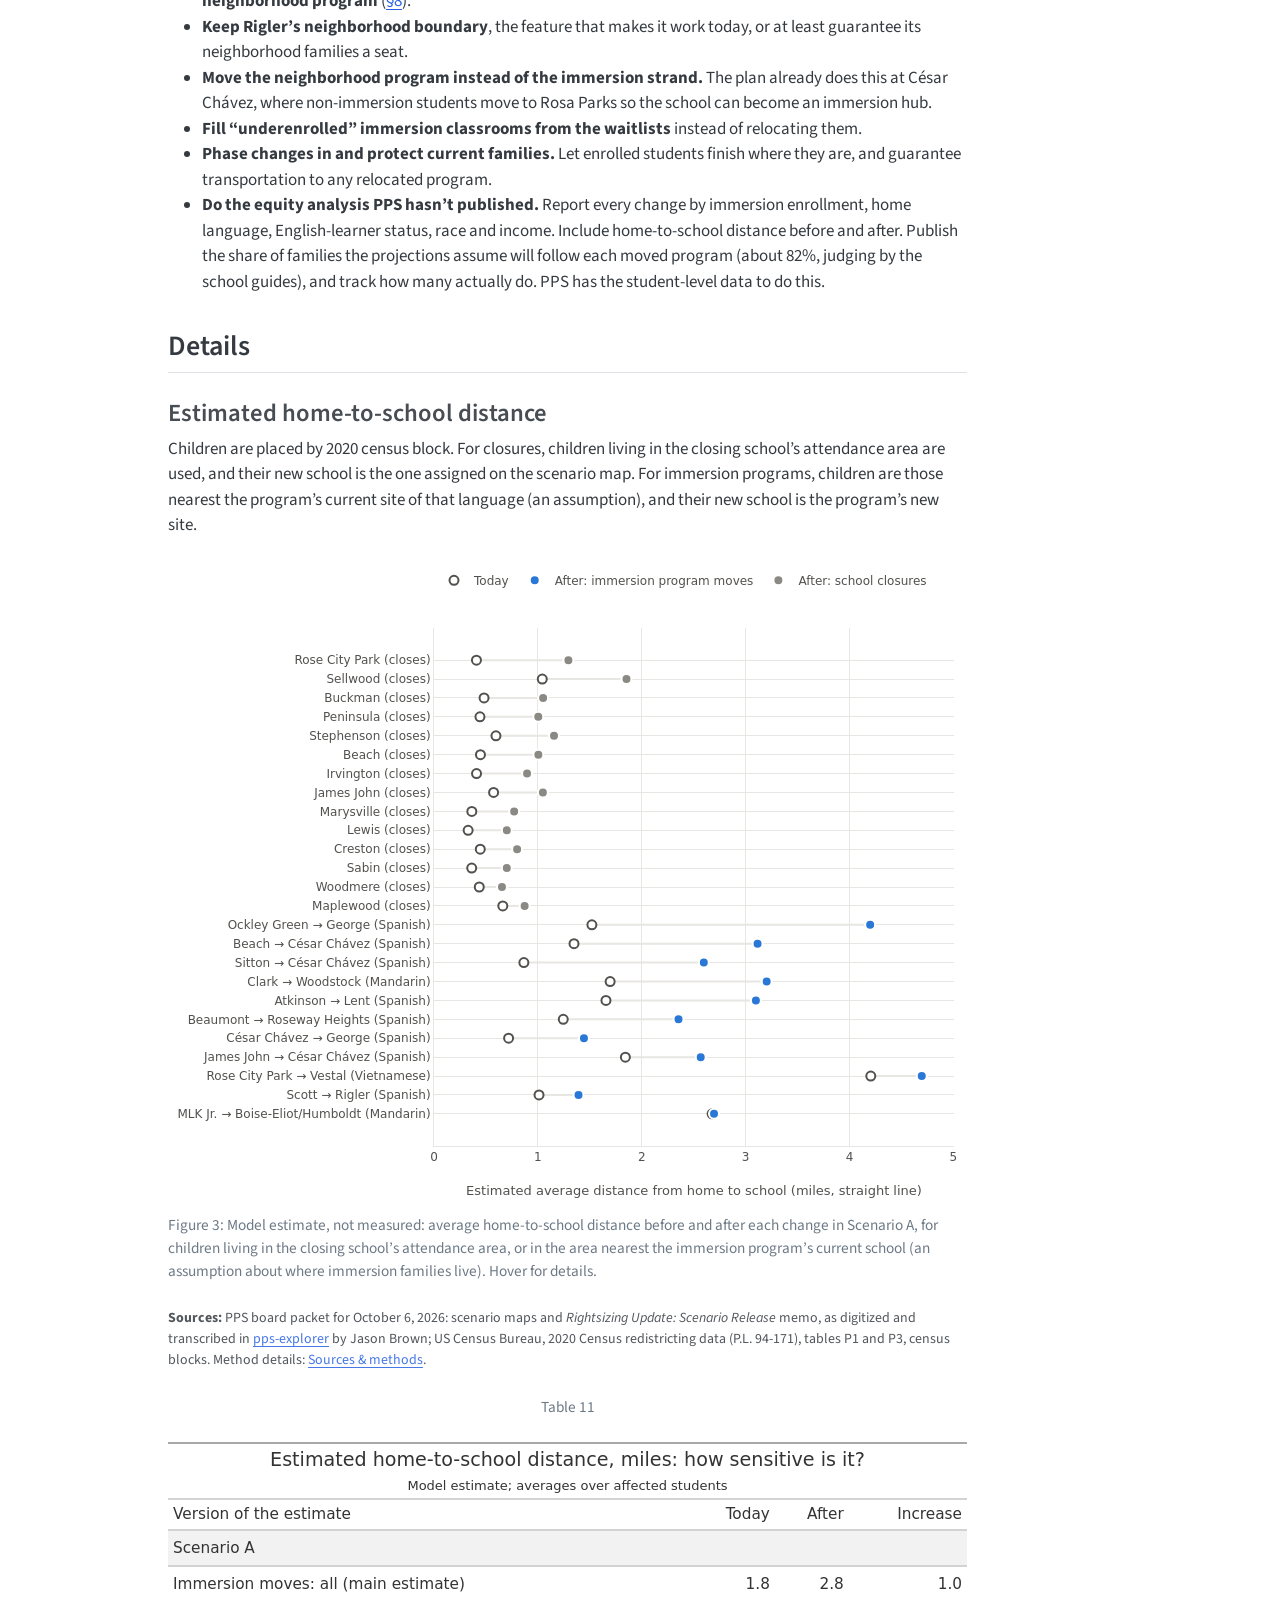
<file: equity.html>
<!DOCTYPE html>
<html xmlns="http://www.w3.org/1999/xhtml" lang="en" xml:lang="en"><head>

<meta charset="utf-8">
<meta name="generator" content="quarto-99.9.9">

<meta name="viewport" content="width=device-width, initial-scale=1.0, user-scalable=yes">


<title>Equity: who the changes affect – PPS Dual Language Immersion &amp; Rightsizing</title>
<style>
/* Default styles provided by pandoc.
** See https://pandoc.org/MANUAL.html#variables-for-html for config info.
*/
code{white-space: pre-wrap;}
span.smallcaps{font-variant: small-caps;}
div.columns{display: flex; gap: min(4vw, 1.5em);}
div.column{flex: auto; overflow-x: auto;}
div.hanging-indent{margin-left: 1.5em; text-indent: -1.5em;}
ul.task-list{list-style: none;}
ul.task-list li input[type="checkbox"] {
  width: 0.8em;
  margin: 0 0.8em 0.2em -1em; /* quarto-specific, see https://github.com/quarto-dev/quarto-cli/issues/4556 */ 
  vertical-align: middle;
}
</style>


<script src="site_libs/quarto-nav/quarto-nav.js"></script>
<script src="site_libs/quarto-nav/headroom.min.js"></script>
<script src="site_libs/clipboard/clipboard.min.js"></script>
<script src="site_libs/quarto-search/autocomplete.umd.js"></script>
<script src="site_libs/quarto-search/fuse.min.js"></script>
<script src="site_libs/quarto-search/quarto-search.js"></script>
<meta name="quarto:offset" content="./">
<script src="site_libs/quarto-html/quarto.js" type="module"></script>
<script src="site_libs/quarto-html/tabsets/tabsets.js" type="module"></script>
<script src="site_libs/quarto-html/popper.min.js"></script>
<script src="site_libs/quarto-html/tippy.umd.min.js"></script>
<script src="site_libs/quarto-html/anchor.min.js"></script>
<link href="site_libs/quarto-html/tippy.css" rel="stylesheet">
<link href="site_libs/quarto-html/quarto-syntax-highlighting-3aa970819e70fbc78806154e5a1fcd28.css" rel="stylesheet" id="quarto-text-highlighting-styles">
<script src="site_libs/bootstrap/bootstrap.min.js"></script>
<link href="site_libs/bootstrap/bootstrap-icons.css" rel="stylesheet">
<link href="site_libs/bootstrap/bootstrap-31e826f58722547c212665d9f738b224.min.css" rel="stylesheet" append-hash="true" id="quarto-bootstrap" data-mode="light">
<script id="quarto-search-options" type="application/json">{
  "location": "navbar",
  "copy-button": false,
  "collapse-after": 3,
  "panel-placement": "end",
  "type": "overlay",
  "limit": 50,
  "keyboard-shortcut": [
    "f",
    "/",
    "s"
  ],
  "show-item-context": false,
  "language": {
    "search-no-results-text": "No results",
    "search-matching-documents-text": "matching documents",
    "search-copy-link-title": "Copy link to search",
    "search-hide-matches-text": "Hide additional matches",
    "search-more-match-text": "more match in this document",
    "search-more-matches-text": "more matches in this document",
    "search-clear-button-title": "Clear",
    "search-text-placeholder": "",
    "search-detached-cancel-button-title": "Cancel",
    "search-submit-button-title": "Submit",
    "search-label": "Search"
  }
}</script>
<link href="site_libs/htmltools-fill-0.5.9/fill.css" rel="stylesheet">
<script src="site_libs/htmlwidgets-1.6.4/htmlwidgets.js"></script>
<script src="site_libs/plotly-binding-4.11.0/plotly.js"></script>
<script src="site_libs/typedarray-0.1/typedarray.min.js"></script>
<script src="site_libs/jquery-3.5.1/jquery.min.js"></script>
<link href="site_libs/crosstalk-1.2.1/css/crosstalk.min.css" rel="stylesheet">
<script src="site_libs/crosstalk-1.2.1/js/crosstalk.min.js"></script>
<link href="site_libs/plotly-htmlwidgets-css-2.11.1/plotly-htmlwidgets.css" rel="stylesheet">
<script src="site_libs/plotly-main-2.11.1/plotly-latest.min.js"></script>


</head>

<body class="nav-fixed quarto-light">

<div id="quarto-search-results"></div>
  <header id="quarto-header" class="headroom fixed-top">
    <nav class="navbar navbar-expand-lg " data-bs-theme="dark">
      <div class="navbar-container container-fluid">
      <div class="navbar-brand-container mx-auto">
    <a class="navbar-brand" href="./index.html">
    <span class="navbar-title">PPS Dual Language Immersion &amp; Rightsizing</span>
    </a>
  </div>
            <div id="quarto-search" class="" title="Search"></div>
          <button class="navbar-toggler" type="button" data-bs-toggle="collapse" data-bs-target="#navbarCollapse" aria-controls="navbarCollapse" role="menu" aria-expanded="false" aria-label="Toggle navigation" onclick="if (window.quartoToggleHeadroom) { window.quartoToggleHeadroom(); }">
  <span class="navbar-toggler-icon"></span>
</button>
          <div class="collapse navbar-collapse" id="navbarCollapse">
            <ul class="navbar-nav navbar-nav-scroll me-auto">
  <li class="nav-item">
    <a class="nav-link" href="./index.html"> 
<span class="menu-text">Overview</span></a>
  </li>  
  <li class="nav-item">
    <a class="nav-link" href="./scorecard.html"> 
<span class="menu-text">Demand &amp; scorecard</span></a>
  </li>  
  <li class="nav-item">
    <a class="nav-link active" href="./equity.html" aria-current="page"> 
<span class="menu-text">Equity</span></a>
  </li>  
  <li class="nav-item">
    <a class="nav-link" href="./history.html"> 
<span class="menu-text">Lent &amp; César Chávez</span></a>
  </li>  
  <li class="nav-item">
    <a class="nav-link" href="./methods.html"> 
<span class="menu-text">Sources &amp; methods</span></a>
  </li>  
</ul>
          </div> <!-- /navcollapse -->
            <div class="quarto-navbar-tools">
</div>
      </div> <!-- /container-fluid -->
    </nav>
</header>
<!-- content -->
<div id="quarto-content" class="quarto-container page-columns page-rows-contents page-layout-article page-navbar">
<!-- sidebar -->
<!-- margin-sidebar -->
    <div id="quarto-margin-sidebar" class="sidebar margin-sidebar">
        <nav id="TOC" role="doc-toc" class="toc-active">
    <h2 id="toc-title">On this page</h2>
   
  <ul class="collapse">
  <li><a href="#sec-relies" id="toc-sec-relies" class="nav-link active" data-scroll-target="#sec-relies">1. The plan leans on moving immersion programs</a></li>
  <li><a href="#sec-demand" id="toc-sec-demand" class="nav-link" data-scroll-target="#sec-demand">2. “Underenrolled” describes seats, not demand</a></li>
  <li><a href="#sec-who" id="toc-sec-who" class="nav-link" data-scroll-target="#sec-who">3. Who the burden falls on</a></li>
  <li><a href="#sec-burden" id="toc-sec-burden" class="nav-link" data-scroll-target="#sec-burden">4. Immersion programs move farther from families</a></li>
  <li><a href="#sec-optout" id="toc-sec-optout" class="nav-link" data-scroll-target="#sec-optout">5. Moving a program loses the families who would have joined it</a></li>
  <li><a href="#sec-capture" id="toc-sec-capture" class="nav-link" data-scroll-target="#sec-capture">6. Where neighborhood children go</a></li>
  <li><a href="#sec-pps" id="toc-sec-pps" class="nav-link" data-scroll-target="#sec-pps">7. Why PPS’s equity check misses it</a></li>
  <li><a href="#sec-southeast" id="toc-sec-southeast" class="nav-link" data-scroll-target="#sec-southeast">8. Southeast Spanish immersion is undersized for its demand</a></li>
  <li><a href="#sec-alternatives" id="toc-sec-alternatives" class="nav-link" data-scroll-target="#sec-alternatives">9. What a different solution could look like</a></li>
  <li><a href="#sec-distance-detail" id="toc-sec-distance-detail" class="nav-link" data-scroll-target="#sec-distance-detail">Details</a></li>
  </ul>
</nav>
    </div>
<!-- main -->
<main class="content" id="quarto-document-content">

<header id="title-block-header" class="quarto-title-block default">
<div class="quarto-title">
<h1 class="title">Equity: who the changes affect</h1>
<p class="subtitle lead">The case for a different solution for immersion families</p>
</div>



<div class="quarto-title-meta">

    
  
    
  </div>
  


</header>


<div class="callout callout-style-simple callout-important callout-titled">
<div class="callout-header d-flex align-content-center">
<div class="callout-icon-container">
<i class="callout-icon"></i>
</div>
<div class="callout-title-container flex-fill">
<span class="screen-reader-only">Important</span>The argument in brief
</div>
</div>
<div class="callout-body-container callout-body">
<ul>
<li><strong>The plan leans on moving immersion programs.</strong> Scenario A moves 1,586 immersion students out of their schools. That is 30% of the students directly displaced by a closure or program move (<a href="#sec-relies">§1</a>).</li>
<li><strong>The programs being moved are not short of families.</strong> Atkinson draws 121 kindergarten applications a year for about 24 seats, and Beach 96 for 23 (<a href="#sec-demand">§2</a>).</li>
<li><strong>The burden falls on schools serving underserved communities.</strong> Schools losing an immersion program are 51% historically underserved and 44% low-income. The schools closing outright are 61% white, with 29% underserved. Students in the moving programs are 11 times as likely to speak Spanish at home as students at closing schools (<a href="#sec-who">§3</a>).</li>
<li><strong>The moves are longer.</strong> Their schools move farther (1.7 vs 1.2 miles), and the share of school-age Spanish speakers within a mile of a K-5 Spanish site falls from 52% to 36% (<a href="#sec-burden">§4</a>).</li>
<li><strong>Moving a program loses the families who would have joined it.</strong> After PPS moved Bridger’s Spanish program to Lent in 2023, kindergarten immersion enrollment fell 31%, against 14% district-wide. The 2023 plan had projected Lent at 527 students; it has 256. PPS’s own school projections now expect only 80–84% of students in a moved program to follow it; the rest stay at neighborhood schools. By PPS’s own numbers, the moves shrink immersion (<a href="#sec-optout">§5</a>).</li>
<li><strong>The last round of changes moved neighborhood enrollment too.</strong> Since the 2023 Southeast changes, the share of Southeast elementary children attending their own neighborhood school fell from 71% to 66%, while it rose elsewhere in PPS. Public data can’t separate how much of that drop was built into the changes and how much was families’ choice (<a href="#sec-capture">§6</a>).</li>
<li><strong>PPS’s equity check can’t see any of this.</strong> It reports one move rate per group. Even so, multilingual learners are already the most-moved group (<a href="#sec-pps">§7</a>).</li>
<li><strong>Southeast Spanish immersion is undersized for its demand.</strong> Richmond alone enrolls 89 Japanese kindergartners a year, more than Southeast’s two Spanish programs combined (70), while Atkinson turns away about two applicants for every one it admits. Lent’s problem is that it no longer serves its own neighborhood, not a shortage of families who want Spanish, and the plan would do the same to Rigler (<a href="#sec-southeast">§8</a>).</li>
</ul>
</div>
</div>
<section id="sec-relies" class="level2">
<h2 class="anchored" data-anchor-id="sec-relies">1. The plan leans on moving immersion programs</h2>
<p>PPS’s scenario memo names “underenrolled dual language immersion classrooms” among the problems the modeling responds to. It calls immersion consolidation a “primary driver” of the changes in the Roosevelt/Jefferson region (PPS, <em>Rightsizing Update: Scenario Release</em> board memo, October 5, 2026, pp.&nbsp;1–2 (<a href="https://meetings.boardbook.org/Documents/DownloadPDF/14509719?org=915">BoardBook</a>)). Both scenarios cut elementary Spanish immersion sites from nine to four and move two Mandarin programs. Scenario A also moves Vietnamese immersion.</p>
<p>In Scenario A, 1,586 students are in immersion programs that move. Another 3,763 attend schools that close. So immersion students are <strong>30% of everyone directly displaced</strong>, while immersion students are 13% of PPS enrollment. Boundary changes, which move many more students, are not counted in either group. Their makeup can’t be measured from public data.</p>
</section>
<section id="sec-demand" class="level2">
<h2 class="anchored" data-anchor-id="sec-demand">2. “Underenrolled” describes seats, not demand</h2>
<div class="cell">
<div id="tbl-demand" class="cell quarto-float quarto-figure quarto-figure-center anchored">
<figure class="quarto-float quarto-float-tbl figure">
<figcaption class="quarto-float-caption-top quarto-float-caption quarto-float-tbl quarto-uncaptioned" id="tbl-demand-caption-0ceaefa1-69ba-4598-a22c-09a6ac19f8ca">
Table&nbsp;1
</figcaption>
<div aria-describedby="tbl-demand-caption-0ceaefa1-69ba-4598-a22c-09a6ac19f8ca">
<div class="cell-output-display">
<div id="wyxtlogvem" style="padding-left:0px;padding-right:0px;padding-top:10px;padding-bottom:10px;overflow-x:auto;overflow-y:auto;width:auto;height:auto;">
<style>#wyxtlogvem table {
  font-family: system-ui, 'Segoe UI', Roboto, Helvetica, Arial, sans-serif, 'Apple Color Emoji', 'Segoe UI Emoji', 'Segoe UI Symbol', 'Noto Color Emoji';
  -webkit-font-smoothing: antialiased;
  -moz-osx-font-smoothing: grayscale;
}

#wyxtlogvem thead, #wyxtlogvem tbody, #wyxtlogvem tfoot, #wyxtlogvem tr, #wyxtlogvem td, #wyxtlogvem th {
  border-style: none;
}

#wyxtlogvem p {
  margin: 0;
  padding: 0;
}

#wyxtlogvem .gt_table {
  display: table;
  border-collapse: collapse;
  line-height: normal;
  margin-left: auto;
  margin-right: auto;
  color: #333333;
  font-size: 16px;
  font-weight: normal;
  font-style: normal;
  background-color: #FFFFFF;
  width: auto;
  border-top-style: solid;
  border-top-width: 2px;
  border-top-color: #A8A8A8;
  border-right-style: none;
  border-right-width: 2px;
  border-right-color: #D3D3D3;
  border-bottom-style: solid;
  border-bottom-width: 2px;
  border-bottom-color: #A8A8A8;
  border-left-style: none;
  border-left-width: 2px;
  border-left-color: #D3D3D3;
}

#wyxtlogvem .gt_caption {
  padding-top: 4px;
  padding-bottom: 4px;
}

#wyxtlogvem .gt_title {
  color: #333333;
  font-size: 125%;
  font-weight: initial;
  padding-top: 4px;
  padding-bottom: 4px;
  padding-left: 5px;
  padding-right: 5px;
  border-bottom-color: #FFFFFF;
  border-bottom-width: 0;
}

#wyxtlogvem .gt_subtitle {
  color: #333333;
  font-size: 85%;
  font-weight: initial;
  padding-top: 3px;
  padding-bottom: 5px;
  padding-left: 5px;
  padding-right: 5px;
  border-top-color: #FFFFFF;
  border-top-width: 0;
}

#wyxtlogvem .gt_heading {
  background-color: #FFFFFF;
  text-align: center;
  border-bottom-color: #FFFFFF;
  border-left-style: none;
  border-left-width: 1px;
  border-left-color: #D3D3D3;
  border-right-style: none;
  border-right-width: 1px;
  border-right-color: #D3D3D3;
}

#wyxtlogvem .gt_bottom_border {
  border-bottom-style: solid;
  border-bottom-width: 2px;
  border-bottom-color: #D3D3D3;
}

#wyxtlogvem .gt_col_headings {
  border-top-style: solid;
  border-top-width: 2px;
  border-top-color: #D3D3D3;
  border-bottom-style: solid;
  border-bottom-width: 2px;
  border-bottom-color: #D3D3D3;
  border-left-style: none;
  border-left-width: 1px;
  border-left-color: #D3D3D3;
  border-right-style: none;
  border-right-width: 1px;
  border-right-color: #D3D3D3;
}

#wyxtlogvem .gt_col_heading {
  color: #333333;
  background-color: #FFFFFF;
  font-size: 100%;
  font-weight: normal;
  text-transform: inherit;
  border-left-style: none;
  border-left-width: 1px;
  border-left-color: #D3D3D3;
  border-right-style: none;
  border-right-width: 1px;
  border-right-color: #D3D3D3;
  vertical-align: bottom;
  padding-top: 5px;
  padding-bottom: 6px;
  padding-left: 5px;
  padding-right: 5px;
  overflow-x: hidden;
}

#wyxtlogvem .gt_column_spanner_outer {
  color: #333333;
  background-color: #FFFFFF;
  font-size: 100%;
  font-weight: normal;
  text-transform: inherit;
  padding-top: 0;
  padding-bottom: 0;
  padding-left: 4px;
  padding-right: 4px;
}

#wyxtlogvem .gt_column_spanner_outer:first-child {
  padding-left: 0;
}

#wyxtlogvem .gt_column_spanner_outer:last-child {
  padding-right: 0;
}

#wyxtlogvem .gt_column_spanner {
  border-bottom-style: solid;
  border-bottom-width: 2px;
  border-bottom-color: #D3D3D3;
  vertical-align: bottom;
  padding-top: 5px;
  padding-bottom: 5px;
  overflow-x: hidden;
  display: inline-block;
  width: 100%;
}

#wyxtlogvem .gt_spanner_row {
  border-bottom-style: hidden;
}

#wyxtlogvem .gt_group_heading {
  padding-top: 8px;
  padding-bottom: 8px;
  padding-left: 5px;
  padding-right: 5px;
  color: #333333;
  background-color: #FFFFFF;
  font-size: 100%;
  font-weight: initial;
  text-transform: inherit;
  border-top-style: solid;
  border-top-width: 2px;
  border-top-color: #D3D3D3;
  border-bottom-style: solid;
  border-bottom-width: 2px;
  border-bottom-color: #D3D3D3;
  border-left-style: none;
  border-left-width: 1px;
  border-left-color: #D3D3D3;
  border-right-style: none;
  border-right-width: 1px;
  border-right-color: #D3D3D3;
  vertical-align: middle;
  text-align: left;
}

#wyxtlogvem .gt_empty_group_heading {
  padding: 0.5px;
  color: #333333;
  background-color: #FFFFFF;
  font-size: 100%;
  font-weight: initial;
  border-top-style: solid;
  border-top-width: 2px;
  border-top-color: #D3D3D3;
  border-bottom-style: solid;
  border-bottom-width: 2px;
  border-bottom-color: #D3D3D3;
  vertical-align: middle;
}

#wyxtlogvem .gt_from_md > :first-child {
  margin-top: 0;
}

#wyxtlogvem .gt_from_md > :last-child {
  margin-bottom: 0;
}

#wyxtlogvem .gt_row {
  padding-top: 8px;
  padding-bottom: 8px;
  padding-left: 5px;
  padding-right: 5px;
  margin: 10px;
  border-top-style: solid;
  border-top-width: 1px;
  border-top-color: #D3D3D3;
  border-left-style: none;
  border-left-width: 1px;
  border-left-color: #D3D3D3;
  border-right-style: none;
  border-right-width: 1px;
  border-right-color: #D3D3D3;
  vertical-align: middle;
  overflow-x: hidden;
}

#wyxtlogvem .gt_stub {
  color: #333333;
  background-color: #FFFFFF;
  font-size: 100%;
  font-weight: initial;
  text-transform: inherit;
  border-right-style: solid;
  border-right-width: 2px;
  border-right-color: #D3D3D3;
  padding-left: 5px;
  padding-right: 5px;
}

#wyxtlogvem .gt_stub_row_group {
  color: #333333;
  background-color: #FFFFFF;
  font-size: 100%;
  font-weight: initial;
  text-transform: inherit;
  border-right-style: solid;
  border-right-width: 2px;
  border-right-color: #D3D3D3;
  padding-left: 5px;
  padding-right: 5px;
  vertical-align: top;
}

#wyxtlogvem .gt_row_group_first td {
  border-top-width: 2px;
}

#wyxtlogvem .gt_row_group_first th {
  border-top-width: 2px;
}

#wyxtlogvem .gt_summary_row {
  color: #333333;
  background-color: #FFFFFF;
  text-transform: inherit;
  padding-top: 8px;
  padding-bottom: 8px;
  padding-left: 5px;
  padding-right: 5px;
}

#wyxtlogvem .gt_first_summary_row {
  border-top-style: solid;
  border-top-color: #D3D3D3;
}

#wyxtlogvem .gt_first_summary_row.thick {
  border-top-width: 2px;
}

#wyxtlogvem .gt_last_summary_row {
  padding-top: 8px;
  padding-bottom: 8px;
  padding-left: 5px;
  padding-right: 5px;
  border-bottom-style: solid;
  border-bottom-width: 2px;
  border-bottom-color: #D3D3D3;
}

#wyxtlogvem .gt_grand_summary_row {
  color: #333333;
  background-color: #FFFFFF;
  text-transform: inherit;
  padding-top: 8px;
  padding-bottom: 8px;
  padding-left: 5px;
  padding-right: 5px;
}

#wyxtlogvem .gt_first_grand_summary_row {
  padding-top: 8px;
  padding-bottom: 8px;
  padding-left: 5px;
  padding-right: 5px;
  border-top-style: double;
  border-top-width: 6px;
  border-top-color: #D3D3D3;
}

#wyxtlogvem .gt_last_grand_summary_row_top {
  padding-top: 8px;
  padding-bottom: 8px;
  padding-left: 5px;
  padding-right: 5px;
  border-bottom-style: double;
  border-bottom-width: 6px;
  border-bottom-color: #D3D3D3;
}

#wyxtlogvem .gt_striped {
  background-color: rgba(128, 128, 128, 0.05);
}

#wyxtlogvem .gt_table_body {
  border-top-style: solid;
  border-top-width: 2px;
  border-top-color: #D3D3D3;
  border-bottom-style: solid;
  border-bottom-width: 2px;
  border-bottom-color: #D3D3D3;
}

#wyxtlogvem .gt_footnotes {
  color: #333333;
  background-color: #FFFFFF;
  border-bottom-style: none;
  border-bottom-width: 2px;
  border-bottom-color: #D3D3D3;
  border-left-style: none;
  border-left-width: 2px;
  border-left-color: #D3D3D3;
  border-right-style: none;
  border-right-width: 2px;
  border-right-color: #D3D3D3;
}

#wyxtlogvem .gt_footnote {
  margin: 0px;
  font-size: 90%;
  padding-top: 4px;
  padding-bottom: 4px;
  padding-left: 5px;
  padding-right: 5px;
}

#wyxtlogvem .gt_sourcenotes {
  color: #333333;
  background-color: #FFFFFF;
  border-bottom-style: none;
  border-bottom-width: 2px;
  border-bottom-color: #D3D3D3;
  border-left-style: none;
  border-left-width: 2px;
  border-left-color: #D3D3D3;
  border-right-style: none;
  border-right-width: 2px;
  border-right-color: #D3D3D3;
}

#wyxtlogvem .gt_sourcenote {
  font-size: 90%;
  padding-top: 4px;
  padding-bottom: 4px;
  padding-left: 5px;
  padding-right: 5px;
}

#wyxtlogvem .gt_left {
  text-align: left;
}

#wyxtlogvem .gt_center {
  text-align: center;
}

#wyxtlogvem .gt_right {
  text-align: right;
  font-variant-numeric: tabular-nums;
}

#wyxtlogvem .gt_font_normal {
  font-weight: normal;
}

#wyxtlogvem .gt_font_bold {
  font-weight: bold;
}

#wyxtlogvem .gt_font_italic {
  font-style: italic;
}

#wyxtlogvem .gt_super {
  font-size: 65%;
}

#wyxtlogvem .gt_footnote_marks {
  font-size: 75%;
  vertical-align: 0.4em;
  position: initial;
}

#wyxtlogvem .gt_asterisk {
  font-size: 100%;
  vertical-align: 0;
}

#wyxtlogvem .gt_indent_1 {
  text-indent: 5px;
}

#wyxtlogvem .gt_indent_2 {
  text-indent: 10px;
}

#wyxtlogvem .gt_indent_3 {
  text-indent: 15px;
}

#wyxtlogvem .gt_indent_4 {
  text-indent: 20px;
}

#wyxtlogvem .gt_indent_5 {
  text-indent: 25px;
}

#wyxtlogvem .katex-display {
  display: inline-flex !important;
  margin-bottom: 0.75em !important;
}

#wyxtlogvem div.Reactable > div.rt-table > div.rt-thead > div.rt-tr.rt-tr-group-header > div.rt-th-group:after {
  height: 0px !important;
}
</style>

<table class="gt_table caption-top table table-sm table-striped small" data-quarto-bootstrap="false">
<colgroup>
<col style="width: 16%">
<col style="width: 16%">
<col style="width: 16%">
<col style="width: 16%">
<col style="width: 16%">
<col style="width: 16%">
</colgroup>
<thead>
<tr class="gt_heading header">
<td colspan="6" class="gt_heading gt_title gt_font_normal gt_bottom_border">Demand at the programs being moved (Scenario A)</td>
</tr>
<tr class="gt_col_headings gt_spanner_row even">
<th rowspan="2" id="move" class="gt_col_heading gt_columns_bottom_border gt_left" data-quarto-table-cell-role="th" scope="col">Program move</th>
<th rowspan="2" id="language" class="gt_col_heading gt_columns_bottom_border gt_left" data-quarto-table-cell-role="th" scope="col">Language</th>
<th colspan="4" id="Kindergarten lottery, average per year" class="gt_center gt_columns_top_border gt_column_spanner_outer" data-quarto-table-cell-role="th" scope="colgroup"><div class="gt_column_spanner">
Kindergarten lottery, average per year
</div></th>
</tr>
<tr class="gt_col_headings header">
<th id="applications" class="gt_col_heading gt_columns_bottom_border gt_right" data-quarto-table-cell-role="th" scope="col">Applications</th>
<th id="offered" class="gt_col_heading gt_columns_bottom_border gt_right" data-quarto-table-cell-role="th" scope="col">Offers</th>
<th id="waitlisted" class="gt_col_heading gt_columns_bottom_border gt_right" data-quarto-table-cell-role="th" scope="col">Waitlisted</th>
<th id="ratio" class="gt_col_heading gt_columns_bottom_border gt_right" data-quarto-table-cell-role="th" scope="col">Applications per offer</th>
</tr>
</thead>
<tbody class="gt_table_body">
<tr class="odd">
<td class="gt_row gt_left" headers="move" style="font-weight: bold">Atkinson → Lent</td>
<td class="gt_row gt_left" headers="language" style="font-weight: bold">Spanish</td>
<td class="gt_row gt_right" headers="applications" style="font-weight: bold">121</td>
<td class="gt_row gt_right" headers="offered" style="font-weight: bold">24</td>
<td class="gt_row gt_right" headers="waitlisted" style="font-weight: bold">49</td>
<td class="gt_row gt_right" headers="ratio" style="font-weight: bold">4.9</td>
</tr>
<tr class="even">
<td class="gt_row gt_left" headers="move" style="font-weight: bold">Beach → César Chávez</td>
<td class="gt_row gt_left" headers="language" style="font-weight: bold">Spanish</td>
<td class="gt_row gt_right" headers="applications" style="font-weight: bold">96</td>
<td class="gt_row gt_right" headers="offered" style="font-weight: bold">23</td>
<td class="gt_row gt_right" headers="waitlisted" style="font-weight: bold">46</td>
<td class="gt_row gt_right" headers="ratio" style="font-weight: bold">4.1</td>
</tr>
<tr class="odd">
<td class="gt_row gt_left" headers="move">MLK Jr. → Boise-Eliot/Humboldt</td>
<td class="gt_row gt_left" headers="language">Mandarin</td>
<td class="gt_row gt_right" headers="applications">59</td>
<td class="gt_row gt_right" headers="offered">46</td>
<td class="gt_row gt_right" headers="waitlisted">5</td>
<td class="gt_row gt_right" headers="ratio">1.3</td>
</tr>
<tr class="even">
<td class="gt_row gt_left" headers="move">Scott → Rigler</td>
<td class="gt_row gt_left" headers="language">Spanish</td>
<td class="gt_row gt_right" headers="applications">40</td>
<td class="gt_row gt_right" headers="offered">29</td>
<td class="gt_row gt_right" headers="waitlisted">8</td>
<td class="gt_row gt_right" headers="ratio">1.4</td>
</tr>
<tr class="odd">
<td class="gt_row gt_left" headers="move">Rose City Park → Vestal</td>
<td class="gt_row gt_left" headers="language">Vietnamese</td>
<td class="gt_row gt_right" headers="applications">33</td>
<td class="gt_row gt_right" headers="offered">29</td>
<td class="gt_row gt_right" headers="waitlisted">1</td>
<td class="gt_row gt_right" headers="ratio">1.1</td>
</tr>
<tr class="even">
<td class="gt_row gt_left" headers="move">James John → César Chávez</td>
<td class="gt_row gt_left" headers="language">Spanish</td>
<td class="gt_row gt_right" headers="applications">27</td>
<td class="gt_row gt_right" headers="offered">18</td>
<td class="gt_row gt_right" headers="waitlisted">4</td>
<td class="gt_row gt_right" headers="ratio">1.5</td>
</tr>
<tr class="odd">
<td class="gt_row gt_left" headers="move">Sitton → César Chávez</td>
<td class="gt_row gt_left" headers="language">Spanish</td>
<td class="gt_row gt_right" headers="applications">25</td>
<td class="gt_row gt_right" headers="offered">19</td>
<td class="gt_row gt_right" headers="waitlisted">4</td>
<td class="gt_row gt_right" headers="ratio">1.3</td>
</tr>
<tr class="even">
<td class="gt_row gt_left" headers="move">Clark → Woodstock</td>
<td class="gt_row gt_left" headers="language">Mandarin</td>
<td class="gt_row gt_right" headers="applications">16</td>
<td class="gt_row gt_right" headers="offered">7</td>
<td class="gt_row gt_right" headers="waitlisted">0</td>
<td class="gt_row gt_right" headers="ratio">2.4</td>
</tr>
</tbody><tfoot>
<tr class="gt_sourcenotes odd">
<td colspan="6" class="gt_sourcenote">Average of the 2022-23 to 2026-27 lotteries (fewer years where a program wasn't in the lottery). Counts are applications, not children: a family can apply to several programs.</td>
</tr>
<tr class="gt_sourcenotes even">
<td colspan="6" class="gt_sourcenote"><strong>Sources:</strong> PPS Enrollment &amp; Transfer, <em>Elementary School / Kindergarten Lottery Results Summary</em>, lotteries for 2022-23 through 2026-27 (<a href="https://www.pps.net/departments/enrollment-transfer/transfer-english/lottery/prior-transfer-data">prior lottery results</a>); PPS board packet for October 6, 2026: scenario maps and <em>Rightsizing Update: Scenario Release</em> memo, as digitized and transcribed in <a href="https://github.com/browniefed/pps-explorer">pps-explorer</a> by Jason Brown. Method details: <a href="./methods.html">Sources &amp; methods</a>.</td>
</tr>
</tfoot>

</table>

</div>
</div>
</div>
</figure>
</div>
</div>
<p>The two Spanish programs with the most applicants in the district, <strong>Atkinson and Beach</strong>, each get four to five applications for every kindergarten seat, and dozens of families are waitlisted every year. Their classrooms are small because PPS offers few seats, not because families aren’t asking for them. Other moves are different. James John and Sitton draw little more than one application per seat, and Clark (whose applicants are often placed at programs they ranked higher) has had no waitlist. The case for consolidating those programs is stronger. A plan that treated these programs differently would take less from immersion families than one that moves them all. More on demand, including why Lent’s own lottery numbers understate its draw, is on the <a href="./scorecard.html">Demand &amp; scorecard</a> page.</p>
</section>
<section id="sec-who" class="level2">
<h2 class="anchored" data-anchor-id="sec-who">3. Who the burden falls on</h2>
<div class="cell">
<div id="tbl-composition" class="cell quarto-float quarto-figure quarto-figure-center anchored">
<figure class="quarto-float quarto-float-tbl figure">
<figcaption class="quarto-float-caption-top quarto-float-caption quarto-float-tbl quarto-uncaptioned" id="tbl-composition-caption-0ceaefa1-69ba-4598-a22c-09a6ac19f8ca">
Table&nbsp;2
</figcaption>
<div aria-describedby="tbl-composition-caption-0ceaefa1-69ba-4598-a22c-09a6ac19f8ca">
<div class="cell-output-display">
<div id="yitkygfmya" style="padding-left:0px;padding-right:0px;padding-top:10px;padding-bottom:10px;overflow-x:auto;overflow-y:auto;width:auto;height:auto;">
<style>#yitkygfmya table {
  font-family: system-ui, 'Segoe UI', Roboto, Helvetica, Arial, sans-serif, 'Apple Color Emoji', 'Segoe UI Emoji', 'Segoe UI Symbol', 'Noto Color Emoji';
  -webkit-font-smoothing: antialiased;
  -moz-osx-font-smoothing: grayscale;
}

#yitkygfmya thead, #yitkygfmya tbody, #yitkygfmya tfoot, #yitkygfmya tr, #yitkygfmya td, #yitkygfmya th {
  border-style: none;
}

#yitkygfmya p {
  margin: 0;
  padding: 0;
}

#yitkygfmya .gt_table {
  display: table;
  border-collapse: collapse;
  line-height: normal;
  margin-left: auto;
  margin-right: auto;
  color: #333333;
  font-size: 16px;
  font-weight: normal;
  font-style: normal;
  background-color: #FFFFFF;
  width: auto;
  border-top-style: solid;
  border-top-width: 2px;
  border-top-color: #A8A8A8;
  border-right-style: none;
  border-right-width: 2px;
  border-right-color: #D3D3D3;
  border-bottom-style: solid;
  border-bottom-width: 2px;
  border-bottom-color: #A8A8A8;
  border-left-style: none;
  border-left-width: 2px;
  border-left-color: #D3D3D3;
}

#yitkygfmya .gt_caption {
  padding-top: 4px;
  padding-bottom: 4px;
}

#yitkygfmya .gt_title {
  color: #333333;
  font-size: 125%;
  font-weight: initial;
  padding-top: 4px;
  padding-bottom: 4px;
  padding-left: 5px;
  padding-right: 5px;
  border-bottom-color: #FFFFFF;
  border-bottom-width: 0;
}

#yitkygfmya .gt_subtitle {
  color: #333333;
  font-size: 85%;
  font-weight: initial;
  padding-top: 3px;
  padding-bottom: 5px;
  padding-left: 5px;
  padding-right: 5px;
  border-top-color: #FFFFFF;
  border-top-width: 0;
}

#yitkygfmya .gt_heading {
  background-color: #FFFFFF;
  text-align: center;
  border-bottom-color: #FFFFFF;
  border-left-style: none;
  border-left-width: 1px;
  border-left-color: #D3D3D3;
  border-right-style: none;
  border-right-width: 1px;
  border-right-color: #D3D3D3;
}

#yitkygfmya .gt_bottom_border {
  border-bottom-style: solid;
  border-bottom-width: 2px;
  border-bottom-color: #D3D3D3;
}

#yitkygfmya .gt_col_headings {
  border-top-style: solid;
  border-top-width: 2px;
  border-top-color: #D3D3D3;
  border-bottom-style: solid;
  border-bottom-width: 2px;
  border-bottom-color: #D3D3D3;
  border-left-style: none;
  border-left-width: 1px;
  border-left-color: #D3D3D3;
  border-right-style: none;
  border-right-width: 1px;
  border-right-color: #D3D3D3;
}

#yitkygfmya .gt_col_heading {
  color: #333333;
  background-color: #FFFFFF;
  font-size: 100%;
  font-weight: normal;
  text-transform: inherit;
  border-left-style: none;
  border-left-width: 1px;
  border-left-color: #D3D3D3;
  border-right-style: none;
  border-right-width: 1px;
  border-right-color: #D3D3D3;
  vertical-align: bottom;
  padding-top: 5px;
  padding-bottom: 6px;
  padding-left: 5px;
  padding-right: 5px;
  overflow-x: hidden;
}

#yitkygfmya .gt_column_spanner_outer {
  color: #333333;
  background-color: #FFFFFF;
  font-size: 100%;
  font-weight: normal;
  text-transform: inherit;
  padding-top: 0;
  padding-bottom: 0;
  padding-left: 4px;
  padding-right: 4px;
}

#yitkygfmya .gt_column_spanner_outer:first-child {
  padding-left: 0;
}

#yitkygfmya .gt_column_spanner_outer:last-child {
  padding-right: 0;
}

#yitkygfmya .gt_column_spanner {
  border-bottom-style: solid;
  border-bottom-width: 2px;
  border-bottom-color: #D3D3D3;
  vertical-align: bottom;
  padding-top: 5px;
  padding-bottom: 5px;
  overflow-x: hidden;
  display: inline-block;
  width: 100%;
}

#yitkygfmya .gt_spanner_row {
  border-bottom-style: hidden;
}

#yitkygfmya .gt_group_heading {
  padding-top: 8px;
  padding-bottom: 8px;
  padding-left: 5px;
  padding-right: 5px;
  color: #333333;
  background-color: #FFFFFF;
  font-size: 100%;
  font-weight: initial;
  text-transform: inherit;
  border-top-style: solid;
  border-top-width: 2px;
  border-top-color: #D3D3D3;
  border-bottom-style: solid;
  border-bottom-width: 2px;
  border-bottom-color: #D3D3D3;
  border-left-style: none;
  border-left-width: 1px;
  border-left-color: #D3D3D3;
  border-right-style: none;
  border-right-width: 1px;
  border-right-color: #D3D3D3;
  vertical-align: middle;
  text-align: left;
}

#yitkygfmya .gt_empty_group_heading {
  padding: 0.5px;
  color: #333333;
  background-color: #FFFFFF;
  font-size: 100%;
  font-weight: initial;
  border-top-style: solid;
  border-top-width: 2px;
  border-top-color: #D3D3D3;
  border-bottom-style: solid;
  border-bottom-width: 2px;
  border-bottom-color: #D3D3D3;
  vertical-align: middle;
}

#yitkygfmya .gt_from_md > :first-child {
  margin-top: 0;
}

#yitkygfmya .gt_from_md > :last-child {
  margin-bottom: 0;
}

#yitkygfmya .gt_row {
  padding-top: 8px;
  padding-bottom: 8px;
  padding-left: 5px;
  padding-right: 5px;
  margin: 10px;
  border-top-style: solid;
  border-top-width: 1px;
  border-top-color: #D3D3D3;
  border-left-style: none;
  border-left-width: 1px;
  border-left-color: #D3D3D3;
  border-right-style: none;
  border-right-width: 1px;
  border-right-color: #D3D3D3;
  vertical-align: middle;
  overflow-x: hidden;
}

#yitkygfmya .gt_stub {
  color: #333333;
  background-color: #FFFFFF;
  font-size: 100%;
  font-weight: initial;
  text-transform: inherit;
  border-right-style: solid;
  border-right-width: 2px;
  border-right-color: #D3D3D3;
  padding-left: 5px;
  padding-right: 5px;
}

#yitkygfmya .gt_stub_row_group {
  color: #333333;
  background-color: #FFFFFF;
  font-size: 100%;
  font-weight: initial;
  text-transform: inherit;
  border-right-style: solid;
  border-right-width: 2px;
  border-right-color: #D3D3D3;
  padding-left: 5px;
  padding-right: 5px;
  vertical-align: top;
}

#yitkygfmya .gt_row_group_first td {
  border-top-width: 2px;
}

#yitkygfmya .gt_row_group_first th {
  border-top-width: 2px;
}

#yitkygfmya .gt_summary_row {
  color: #333333;
  background-color: #FFFFFF;
  text-transform: inherit;
  padding-top: 8px;
  padding-bottom: 8px;
  padding-left: 5px;
  padding-right: 5px;
}

#yitkygfmya .gt_first_summary_row {
  border-top-style: solid;
  border-top-color: #D3D3D3;
}

#yitkygfmya .gt_first_summary_row.thick {
  border-top-width: 2px;
}

#yitkygfmya .gt_last_summary_row {
  padding-top: 8px;
  padding-bottom: 8px;
  padding-left: 5px;
  padding-right: 5px;
  border-bottom-style: solid;
  border-bottom-width: 2px;
  border-bottom-color: #D3D3D3;
}

#yitkygfmya .gt_grand_summary_row {
  color: #333333;
  background-color: #FFFFFF;
  text-transform: inherit;
  padding-top: 8px;
  padding-bottom: 8px;
  padding-left: 5px;
  padding-right: 5px;
}

#yitkygfmya .gt_first_grand_summary_row {
  padding-top: 8px;
  padding-bottom: 8px;
  padding-left: 5px;
  padding-right: 5px;
  border-top-style: double;
  border-top-width: 6px;
  border-top-color: #D3D3D3;
}

#yitkygfmya .gt_last_grand_summary_row_top {
  padding-top: 8px;
  padding-bottom: 8px;
  padding-left: 5px;
  padding-right: 5px;
  border-bottom-style: double;
  border-bottom-width: 6px;
  border-bottom-color: #D3D3D3;
}

#yitkygfmya .gt_striped {
  background-color: rgba(128, 128, 128, 0.05);
}

#yitkygfmya .gt_table_body {
  border-top-style: solid;
  border-top-width: 2px;
  border-top-color: #D3D3D3;
  border-bottom-style: solid;
  border-bottom-width: 2px;
  border-bottom-color: #D3D3D3;
}

#yitkygfmya .gt_footnotes {
  color: #333333;
  background-color: #FFFFFF;
  border-bottom-style: none;
  border-bottom-width: 2px;
  border-bottom-color: #D3D3D3;
  border-left-style: none;
  border-left-width: 2px;
  border-left-color: #D3D3D3;
  border-right-style: none;
  border-right-width: 2px;
  border-right-color: #D3D3D3;
}

#yitkygfmya .gt_footnote {
  margin: 0px;
  font-size: 90%;
  padding-top: 4px;
  padding-bottom: 4px;
  padding-left: 5px;
  padding-right: 5px;
}

#yitkygfmya .gt_sourcenotes {
  color: #333333;
  background-color: #FFFFFF;
  border-bottom-style: none;
  border-bottom-width: 2px;
  border-bottom-color: #D3D3D3;
  border-left-style: none;
  border-left-width: 2px;
  border-left-color: #D3D3D3;
  border-right-style: none;
  border-right-width: 2px;
  border-right-color: #D3D3D3;
}

#yitkygfmya .gt_sourcenote {
  font-size: 90%;
  padding-top: 4px;
  padding-bottom: 4px;
  padding-left: 5px;
  padding-right: 5px;
}

#yitkygfmya .gt_left {
  text-align: left;
}

#yitkygfmya .gt_center {
  text-align: center;
}

#yitkygfmya .gt_right {
  text-align: right;
  font-variant-numeric: tabular-nums;
}

#yitkygfmya .gt_font_normal {
  font-weight: normal;
}

#yitkygfmya .gt_font_bold {
  font-weight: bold;
}

#yitkygfmya .gt_font_italic {
  font-style: italic;
}

#yitkygfmya .gt_super {
  font-size: 65%;
}

#yitkygfmya .gt_footnote_marks {
  font-size: 75%;
  vertical-align: 0.4em;
  position: initial;
}

#yitkygfmya .gt_asterisk {
  font-size: 100%;
  vertical-align: 0;
}

#yitkygfmya .gt_indent_1 {
  text-indent: 5px;
}

#yitkygfmya .gt_indent_2 {
  text-indent: 10px;
}

#yitkygfmya .gt_indent_3 {
  text-indent: 15px;
}

#yitkygfmya .gt_indent_4 {
  text-indent: 20px;
}

#yitkygfmya .gt_indent_5 {
  text-indent: 25px;
}

#yitkygfmya .katex-display {
  display: inline-flex !important;
  margin-bottom: 0.75em !important;
}

#yitkygfmya div.Reactable > div.rt-table > div.rt-thead > div.rt-tr.rt-tr-group-header > div.rt-th-group:after {
  height: 0px !important;
}
</style>

<table class="gt_table caption-top table table-sm table-striped small" data-quarto-bootstrap="false">
<thead>
<tr class="gt_heading header">
<td colspan="7" class="gt_heading gt_title gt_font_normal">Who attends the schools involved (Scenario A)</td>
</tr>
<tr class="gt_heading even">
<td colspan="7" class="gt_heading gt_subtitle gt_font_normal gt_bottom_border">Whole-school composition, October 2025, weighted by enrollment</td>
</tr>
<tr class="gt_col_headings header">
<th id="group" class="gt_col_heading gt_columns_bottom_border gt_center" data-quarto-table-cell-role="th" scope="col"></th>
<th id="enrollment" class="gt_col_heading gt_columns_bottom_border gt_right" data-quarto-table-cell-role="th" scope="col">Students</th>
<th id="pct_hist_underserved" class="gt_col_heading gt_columns_bottom_border gt_right" data-quarto-table-cell-role="th" scope="col">Historically underserved</th>
<th id="pct_direct_cert" class="gt_col_heading gt_columns_bottom_border gt_right" data-quarto-table-cell-role="th" scope="col">Low-income (direct certification)</th>
<th id="pct_latino" class="gt_col_heading gt_columns_bottom_border gt_right" data-quarto-table-cell-role="th" scope="col">Latino</th>
<th id="pct_white" class="gt_col_heading gt_columns_bottom_border gt_right" data-quarto-table-cell-role="th" scope="col">White</th>
<th id="pct_ell" class="gt_col_heading gt_columns_bottom_border gt_right" data-quarto-table-cell-role="th" scope="col">English learners</th>
</tr>
</thead>
<tbody class="gt_table_body">
<tr class="odd">
<td class="gt_row gt_center" headers="group" style="font-weight: bold">Schools losing an immersion program</td>
<td class="gt_row gt_right" headers="enrollment" style="font-weight: bold">3,895</td>
<td class="gt_row gt_right" headers="pct_hist_underserved" style="font-weight: bold">51%</td>
<td class="gt_row gt_right" headers="pct_direct_cert" style="font-weight: bold">44%</td>
<td class="gt_row gt_right" headers="pct_latino" style="font-weight: bold">32%</td>
<td class="gt_row gt_right" headers="pct_white" style="font-weight: bold">40%</td>
<td class="gt_row gt_right" headers="pct_ell" style="font-weight: bold">21%</td>
</tr>
<tr class="even">
<td class="gt_row gt_center" headers="group" style="font-weight: bold">Schools closing (no immersion program)</td>
<td class="gt_row gt_right" headers="enrollment" style="font-weight: bold">3,188</td>
<td class="gt_row gt_right" headers="pct_hist_underserved" style="font-weight: bold">29%</td>
<td class="gt_row gt_right" headers="pct_direct_cert" style="font-weight: bold">28%</td>
<td class="gt_row gt_right" headers="pct_latino" style="font-weight: bold">14%</td>
<td class="gt_row gt_right" headers="pct_white" style="font-weight: bold">61%</td>
<td class="gt_row gt_right" headers="pct_ell" style="font-weight: bold">7%</td>
</tr>
<tr class="odd">
<td class="gt_row gt_center" headers="group">Schools receiving an immersion program</td>
<td class="gt_row gt_right" headers="enrollment">2,419</td>
<td class="gt_row gt_right" headers="pct_hist_underserved">54%</td>
<td class="gt_row gt_right" headers="pct_direct_cert">49%</td>
<td class="gt_row gt_right" headers="pct_latino">33%</td>
<td class="gt_row gt_right" headers="pct_white">34%</td>
<td class="gt_row gt_right" headers="pct_ell">24%</td>
</tr>
<tr class="even">
<td class="gt_row gt_center" headers="group">All PPS schools</td>
<td class="gt_row gt_right" headers="enrollment">43,479</td>
<td class="gt_row gt_right" headers="pct_hist_underserved">35%</td>
<td class="gt_row gt_right" headers="pct_direct_cert">31%</td>
<td class="gt_row gt_right" headers="pct_latino">18%</td>
<td class="gt_row gt_right" headers="pct_white">53%</td>
<td class="gt_row gt_right" headers="pct_ell">10%</td>
</tr>
</tbody><tfoot>
<tr class="gt_sourcenotes odd">
<td colspan="7" class="gt_sourcenote">PPS defines historically underserved students as Latino, African American, Native American, Pacific Islander and multi-racial (other ancestries). Direct certification: students the state has identified as eligible for free meals. Each school is counted once: Beach, James John and Rose City Park, which close and lose an immersion program, are counted with schools losing an immersion program. Clark is not printed in PPS's report and is left out. These are whole-school figures; PPS does not publish race or income by program.</td>
</tr>
<tr class="gt_sourcenotes even">
<td colspan="7" class="gt_sourcenote"><strong>Sources:</strong> PPS, <em>School/Neighborhood Enrollment by Ethnicity &amp; Program</em>, October 2025 (School rows; <a href="https://www.pps.net/departments/dataaccountability/data-and-accountability/data-strategy-and-insights/data-and-reporting">PPS Data &amp; Reporting</a>); PPS board packet for October 6, 2026: scenario maps and <em>Rightsizing Update: Scenario Release</em> memo, as digitized and transcribed in <a href="https://github.com/browniefed/pps-explorer">pps-explorer</a> by Jason Brown; school closures and receiving schools: PPS scenario maps and memo (October 2026) as transcribed in <a href="https://github.com/browniefed/pps-explorer">pps-explorer</a>. Method details: <a href="./methods.html">Sources &amp; methods</a>.</td>
</tr>
</tfoot>

</table>

</div>
</div>
</div>
</figure>
</div>
</div>
<p>The schools whose immersion programs move are <strong>51% historically underserved and 44% low-income</strong>. The district averages are 35% and 31%. The schools that close outright are 61% white, 29% underserved and 28% low-income. Scenario B shows the same pattern (56% vs 31% underserved).</p>
<p>These race and income figures describe <strong>whole schools</strong>, including students in their neighborhood programs, who don’t move. PPS doesn’t publish race or income for immersion programs alone, so they don’t show that the students who move are half underserved. The moving students themselves can be measured by home language and English-learner status:</p>
<div class="cell">
<div id="fig-who" class="cell-output-display quarto-float quarto-figure quarto-figure-center anchored">
<figure class="quarto-float quarto-float-fig figure">
<div aria-describedby="fig-who-caption-0ceaefa1-69ba-4598-a22c-09a6ac19f8ca">
<div class="plotly html-widget html-fill-item" id="htmlwidget-48d55465b83faaf84583" style="width:100%;height:373px;"></div>
<script type="application/json" data-for="htmlwidget-48d55465b83faaf84583">{"x":{"visdat":{"32eb11c3e598":["function () ","plotlyVisDat"]},"cur_data":"32eb11c3e598","attrs":{"32eb11c3e598":{"y":{},"alpha_stroke":1,"sizes":[10,100],"spans":[1,20],"x":{},"type":"bar","name":"Spanish at home","marker":{"color":"#2a78d6","line":{"color":"white","width":2}},"text":["<b>Immersion program moves, Scenario A<\/b><br>29% speak Spanish at home<br>1,586 students","<b>School closures, Scenario A<\/b><br>3% speak Spanish at home<br>3,763 students","<b>Immersion program moves, Scenario B<\/b><br>34% speak Spanish at home<br>1,379 students","<b>School closures, Scenario B<\/b><br>3% speak Spanish at home<br>3,013 students","<b>All PPS students<\/b><br>7% speak Spanish at home<br>43,479 students"],"hoverinfo":"text","textposition":"none","inherit":true},"32eb11c3e598.1":{"y":{},"alpha_stroke":1,"sizes":[10,100],"spans":[1,20],"x":{},"type":"bar","name":"Any non-English language at home","marker":{"color":"#eb6834","line":{"color":"white","width":2}},"text":["<b>Immersion program moves, Scenario A<\/b><br>40% speak a language other than English at home<br>1,586 students","<b>School closures, Scenario A<\/b><br>7% speak a language other than English at home<br>3,763 students","<b>Immersion program moves, Scenario B<\/b><br>40% speak a language other than English at home<br>1,379 students","<b>School closures, Scenario B<\/b><br>8% speak a language other than English at home<br>3,013 students","<b>All PPS students<\/b><br>13% speak a language other than English at home<br>43,479 students"],"hoverinfo":"text","textposition":"none","inherit":true}},"layout":{"margin":{"b":60,"l":10,"t":40,"r":10},"font":{"family":"system-ui, -apple-system, Segoe UI, sans-serif","color":"#0b0b0b"},"paper_bgcolor":"rgba(0,0,0,0)","plot_bgcolor":"rgba(0,0,0,0)","xaxis":{"domain":[0,1],"automargin":true,"gridcolor":"#e7e6e2","zerolinecolor":"#e7e6e2","linecolor":"#e7e6e2","tickfont":{"color":"#52514e","size":12},"title":{"font":{"color":"#52514e","size":13},"text":"Share of students"},"tickformat":".0%","rangemode":"tozero"},"yaxis":{"domain":[0,1],"automargin":true,"gridcolor":"#e7e6e2","zerolinecolor":"#e7e6e2","linecolor":"#e7e6e2","tickfont":{"color":"#52514e","size":12},"title":{"font":{"color":"#52514e","size":13}},"type":"category","categoryorder":"array","categoryarray":["All PPS students","School closures, Scenario B","School closures, Scenario A","Immersion program moves, Scenario B","Immersion program moves, Scenario A"]},"showlegend":true,"legend":{"orientation":"h","x":0,"y":1.1200000000000001,"font":{"color":"#52514e"}},"hoverlabel":{"bgcolor":"white","bordercolor":"#e7e6e2","font":{"color":"#0b0b0b"}},"barmode":"group","bargap":0.29999999999999999,"hovermode":"closest"},"source":"A","config":{"modeBarButtonsToAdd":["hoverclosest","hovercompare"],"showSendToCloud":false,"displayModeBar":false},"data":[{"y":["Immersion program moves, Scenario A","School closures, Scenario A","Immersion program moves, Scenario B","School closures, Scenario B","All PPS students"],"x":[0.29366330390920553,0.027371777836832312,0.3370195794053662,0.032193826750746758,0.070861795349479062],"type":"bar","name":"Spanish at home","marker":{"color":"#2a78d6","line":{"color":"white","width":2}},"text":["<b>Immersion program moves, Scenario A<\/b><br>29% speak Spanish at home<br>1,586 students","<b>School closures, Scenario A<\/b><br>3% speak Spanish at home<br>3,763 students","<b>Immersion program moves, Scenario B<\/b><br>34% speak Spanish at home<br>1,379 students","<b>School closures, Scenario B<\/b><br>3% speak Spanish at home<br>3,013 students","<b>All PPS students<\/b><br>7% speak Spanish at home<br>43,479 students"],"hoverinfo":["text","text","text","text","text"],"textposition":["none","none","none","none","none"],"orientation":"h","error_y":{"color":"rgba(31,119,180,1)"},"error_x":{"color":"rgba(31,119,180,1)"},"xaxis":"x","yaxis":"y","frame":null},{"y":["Immersion program moves, Scenario A","School closures, Scenario A","Immersion program moves, Scenario B","School closures, Scenario B","All PPS students"],"x":[0.39694199243379569,0.072282753122508633,0.3956127628716461,0.081978094922004641,0.13245474826927942],"type":"bar","name":"Any non-English language at home","marker":{"color":"#eb6834","line":{"color":"white","width":2}},"text":["<b>Immersion program moves, Scenario A<\/b><br>40% speak a language other than English at home<br>1,586 students","<b>School closures, Scenario A<\/b><br>7% speak a language other than English at home<br>3,763 students","<b>Immersion program moves, Scenario B<\/b><br>40% speak a language other than English at home<br>1,379 students","<b>School closures, Scenario B<\/b><br>8% speak a language other than English at home<br>3,013 students","<b>All PPS students<\/b><br>13% speak a language other than English at home<br>43,479 students"],"hoverinfo":["text","text","text","text","text"],"textposition":["none","none","none","none","none"],"orientation":"h","error_y":{"color":"rgba(255,127,14,1)"},"error_x":{"color":"rgba(255,127,14,1)"},"xaxis":"x","yaxis":"y","frame":null}],"highlight":{"on":"plotly_click","persistent":false,"dynamic":false,"selectize":false,"opacityDim":0.20000000000000001,"selected":{"opacity":1},"debounce":0},"shinyEvents":["plotly_hover","plotly_click","plotly_selected","plotly_relayout","plotly_brushed","plotly_brushing","plotly_clickannotation","plotly_doubleclick","plotly_deselect","plotly_afterplot","plotly_sunburstclick"],"base_url":"https://plot.ly"},"evals":[],"jsHooks":[]}</script>
</div>
<figcaption class="quarto-float-caption-bottom quarto-float-caption quarto-float-fig" id="fig-who-caption-0ceaefa1-69ba-4598-a22c-09a6ac19f8ca">
Figure&nbsp;1: Share of students whose home language is Spanish, or any language other than English: students in immersion programs that move, students at schools that close (excluding their immersion programs), and all PPS students. October 2025 enrollment.
</figcaption>
</figure>
</div>
</div>
<div class="source">
<p><strong>Sources:</strong> PPS, <em>Enrollment by Language and School</em>, October 2024 and October 2025 (<a href="https://www.pps.net/departments/dataaccountability/data-and-accountability/data-strategy-and-insights/data-and-reporting">PPS Data &amp; Reporting</a>); PPS, <em>Enrollment by Grade and Program Type</em>, October 2024 and October 2025 (<a href="https://www.pps.net/departments/dataaccountability/data-and-accountability/data-strategy-and-insights/data-and-reporting">PPS Data &amp; Reporting</a>); PPS board packet for October 6, 2026: scenario maps and <em>Rightsizing Update: Scenario Release</em> memo, as digitized and transcribed in <a href="https://github.com/browniefed/pps-explorer">pps-explorer</a> by Jason Brown; school closures and receiving schools: PPS scenario maps and memo (October 2026) as transcribed in <a href="https://github.com/browniefed/pps-explorer">pps-explorer</a>. Method details: <a href="./methods.html">Sources &amp; methods</a>.</p>
</div>
<p>In Scenario A, <strong>29% of students in the moving programs speak Spanish at home</strong> and 40% speak a language other than English. At the closing schools the figures are 3% and 7%. 36% of students in the moving programs are multilingual learners still receiving English language services. Of the Spanish-speaking students directly displaced in Scenario A, <strong>82% are immersion students</strong>.</p>
<p>These are the students two-way immersion depends on. The model needs native speakers of the program language in every classroom, alongside English speakers.</p>
</section>
<section id="sec-burden" class="level2">
<h2 class="anchored" data-anchor-id="sec-burden">4. Immersion programs move farther from families</h2>
<p><strong>How far the school moves (measured).</strong> Students at closing schools mostly move to the next school over, on average 1.2 miles. Immersion programs move farther: 1.7 miles on average. Atkinson, Beach, James John and Sitton each move 1.6–2.5 miles; Scott → Rigler, at 0.7 miles, is the exception.</p>
<div class="cell">
<div id="tbl-school-miles" class="cell quarto-float quarto-figure quarto-figure-center anchored">
<figure class="quarto-float quarto-float-tbl figure">
<figcaption class="quarto-float-caption-top quarto-float-caption quarto-float-tbl quarto-uncaptioned" id="tbl-school-miles-caption-0ceaefa1-69ba-4598-a22c-09a6ac19f8ca">
Table&nbsp;3
</figcaption>
<div aria-describedby="tbl-school-miles-caption-0ceaefa1-69ba-4598-a22c-09a6ac19f8ca">
<div class="cell-output-display">
<div id="ivufykyfdf" style="padding-left:0px;padding-right:0px;padding-top:10px;padding-bottom:10px;overflow-x:auto;overflow-y:auto;width:auto;height:auto;">
<style>#ivufykyfdf table {
  font-family: system-ui, 'Segoe UI', Roboto, Helvetica, Arial, sans-serif, 'Apple Color Emoji', 'Segoe UI Emoji', 'Segoe UI Symbol', 'Noto Color Emoji';
  -webkit-font-smoothing: antialiased;
  -moz-osx-font-smoothing: grayscale;
}

#ivufykyfdf thead, #ivufykyfdf tbody, #ivufykyfdf tfoot, #ivufykyfdf tr, #ivufykyfdf td, #ivufykyfdf th {
  border-style: none;
}

#ivufykyfdf p {
  margin: 0;
  padding: 0;
}

#ivufykyfdf .gt_table {
  display: table;
  border-collapse: collapse;
  line-height: normal;
  margin-left: auto;
  margin-right: auto;
  color: #333333;
  font-size: 16px;
  font-weight: normal;
  font-style: normal;
  background-color: #FFFFFF;
  width: auto;
  border-top-style: solid;
  border-top-width: 2px;
  border-top-color: #A8A8A8;
  border-right-style: none;
  border-right-width: 2px;
  border-right-color: #D3D3D3;
  border-bottom-style: solid;
  border-bottom-width: 2px;
  border-bottom-color: #A8A8A8;
  border-left-style: none;
  border-left-width: 2px;
  border-left-color: #D3D3D3;
}

#ivufykyfdf .gt_caption {
  padding-top: 4px;
  padding-bottom: 4px;
}

#ivufykyfdf .gt_title {
  color: #333333;
  font-size: 125%;
  font-weight: initial;
  padding-top: 4px;
  padding-bottom: 4px;
  padding-left: 5px;
  padding-right: 5px;
  border-bottom-color: #FFFFFF;
  border-bottom-width: 0;
}

#ivufykyfdf .gt_subtitle {
  color: #333333;
  font-size: 85%;
  font-weight: initial;
  padding-top: 3px;
  padding-bottom: 5px;
  padding-left: 5px;
  padding-right: 5px;
  border-top-color: #FFFFFF;
  border-top-width: 0;
}

#ivufykyfdf .gt_heading {
  background-color: #FFFFFF;
  text-align: center;
  border-bottom-color: #FFFFFF;
  border-left-style: none;
  border-left-width: 1px;
  border-left-color: #D3D3D3;
  border-right-style: none;
  border-right-width: 1px;
  border-right-color: #D3D3D3;
}

#ivufykyfdf .gt_bottom_border {
  border-bottom-style: solid;
  border-bottom-width: 2px;
  border-bottom-color: #D3D3D3;
}

#ivufykyfdf .gt_col_headings {
  border-top-style: solid;
  border-top-width: 2px;
  border-top-color: #D3D3D3;
  border-bottom-style: solid;
  border-bottom-width: 2px;
  border-bottom-color: #D3D3D3;
  border-left-style: none;
  border-left-width: 1px;
  border-left-color: #D3D3D3;
  border-right-style: none;
  border-right-width: 1px;
  border-right-color: #D3D3D3;
}

#ivufykyfdf .gt_col_heading {
  color: #333333;
  background-color: #FFFFFF;
  font-size: 100%;
  font-weight: normal;
  text-transform: inherit;
  border-left-style: none;
  border-left-width: 1px;
  border-left-color: #D3D3D3;
  border-right-style: none;
  border-right-width: 1px;
  border-right-color: #D3D3D3;
  vertical-align: bottom;
  padding-top: 5px;
  padding-bottom: 6px;
  padding-left: 5px;
  padding-right: 5px;
  overflow-x: hidden;
}

#ivufykyfdf .gt_column_spanner_outer {
  color: #333333;
  background-color: #FFFFFF;
  font-size: 100%;
  font-weight: normal;
  text-transform: inherit;
  padding-top: 0;
  padding-bottom: 0;
  padding-left: 4px;
  padding-right: 4px;
}

#ivufykyfdf .gt_column_spanner_outer:first-child {
  padding-left: 0;
}

#ivufykyfdf .gt_column_spanner_outer:last-child {
  padding-right: 0;
}

#ivufykyfdf .gt_column_spanner {
  border-bottom-style: solid;
  border-bottom-width: 2px;
  border-bottom-color: #D3D3D3;
  vertical-align: bottom;
  padding-top: 5px;
  padding-bottom: 5px;
  overflow-x: hidden;
  display: inline-block;
  width: 100%;
}

#ivufykyfdf .gt_spanner_row {
  border-bottom-style: hidden;
}

#ivufykyfdf .gt_group_heading {
  padding-top: 8px;
  padding-bottom: 8px;
  padding-left: 5px;
  padding-right: 5px;
  color: #333333;
  background-color: #FFFFFF;
  font-size: 100%;
  font-weight: initial;
  text-transform: inherit;
  border-top-style: solid;
  border-top-width: 2px;
  border-top-color: #D3D3D3;
  border-bottom-style: solid;
  border-bottom-width: 2px;
  border-bottom-color: #D3D3D3;
  border-left-style: none;
  border-left-width: 1px;
  border-left-color: #D3D3D3;
  border-right-style: none;
  border-right-width: 1px;
  border-right-color: #D3D3D3;
  vertical-align: middle;
  text-align: left;
}

#ivufykyfdf .gt_empty_group_heading {
  padding: 0.5px;
  color: #333333;
  background-color: #FFFFFF;
  font-size: 100%;
  font-weight: initial;
  border-top-style: solid;
  border-top-width: 2px;
  border-top-color: #D3D3D3;
  border-bottom-style: solid;
  border-bottom-width: 2px;
  border-bottom-color: #D3D3D3;
  vertical-align: middle;
}

#ivufykyfdf .gt_from_md > :first-child {
  margin-top: 0;
}

#ivufykyfdf .gt_from_md > :last-child {
  margin-bottom: 0;
}

#ivufykyfdf .gt_row {
  padding-top: 8px;
  padding-bottom: 8px;
  padding-left: 5px;
  padding-right: 5px;
  margin: 10px;
  border-top-style: solid;
  border-top-width: 1px;
  border-top-color: #D3D3D3;
  border-left-style: none;
  border-left-width: 1px;
  border-left-color: #D3D3D3;
  border-right-style: none;
  border-right-width: 1px;
  border-right-color: #D3D3D3;
  vertical-align: middle;
  overflow-x: hidden;
}

#ivufykyfdf .gt_stub {
  color: #333333;
  background-color: #FFFFFF;
  font-size: 100%;
  font-weight: initial;
  text-transform: inherit;
  border-right-style: solid;
  border-right-width: 2px;
  border-right-color: #D3D3D3;
  padding-left: 5px;
  padding-right: 5px;
}

#ivufykyfdf .gt_stub_row_group {
  color: #333333;
  background-color: #FFFFFF;
  font-size: 100%;
  font-weight: initial;
  text-transform: inherit;
  border-right-style: solid;
  border-right-width: 2px;
  border-right-color: #D3D3D3;
  padding-left: 5px;
  padding-right: 5px;
  vertical-align: top;
}

#ivufykyfdf .gt_row_group_first td {
  border-top-width: 2px;
}

#ivufykyfdf .gt_row_group_first th {
  border-top-width: 2px;
}

#ivufykyfdf .gt_summary_row {
  color: #333333;
  background-color: #FFFFFF;
  text-transform: inherit;
  padding-top: 8px;
  padding-bottom: 8px;
  padding-left: 5px;
  padding-right: 5px;
}

#ivufykyfdf .gt_first_summary_row {
  border-top-style: solid;
  border-top-color: #D3D3D3;
}

#ivufykyfdf .gt_first_summary_row.thick {
  border-top-width: 2px;
}

#ivufykyfdf .gt_last_summary_row {
  padding-top: 8px;
  padding-bottom: 8px;
  padding-left: 5px;
  padding-right: 5px;
  border-bottom-style: solid;
  border-bottom-width: 2px;
  border-bottom-color: #D3D3D3;
}

#ivufykyfdf .gt_grand_summary_row {
  color: #333333;
  background-color: #FFFFFF;
  text-transform: inherit;
  padding-top: 8px;
  padding-bottom: 8px;
  padding-left: 5px;
  padding-right: 5px;
}

#ivufykyfdf .gt_first_grand_summary_row {
  padding-top: 8px;
  padding-bottom: 8px;
  padding-left: 5px;
  padding-right: 5px;
  border-top-style: double;
  border-top-width: 6px;
  border-top-color: #D3D3D3;
}

#ivufykyfdf .gt_last_grand_summary_row_top {
  padding-top: 8px;
  padding-bottom: 8px;
  padding-left: 5px;
  padding-right: 5px;
  border-bottom-style: double;
  border-bottom-width: 6px;
  border-bottom-color: #D3D3D3;
}

#ivufykyfdf .gt_striped {
  background-color: rgba(128, 128, 128, 0.05);
}

#ivufykyfdf .gt_table_body {
  border-top-style: solid;
  border-top-width: 2px;
  border-top-color: #D3D3D3;
  border-bottom-style: solid;
  border-bottom-width: 2px;
  border-bottom-color: #D3D3D3;
}

#ivufykyfdf .gt_footnotes {
  color: #333333;
  background-color: #FFFFFF;
  border-bottom-style: none;
  border-bottom-width: 2px;
  border-bottom-color: #D3D3D3;
  border-left-style: none;
  border-left-width: 2px;
  border-left-color: #D3D3D3;
  border-right-style: none;
  border-right-width: 2px;
  border-right-color: #D3D3D3;
}

#ivufykyfdf .gt_footnote {
  margin: 0px;
  font-size: 90%;
  padding-top: 4px;
  padding-bottom: 4px;
  padding-left: 5px;
  padding-right: 5px;
}

#ivufykyfdf .gt_sourcenotes {
  color: #333333;
  background-color: #FFFFFF;
  border-bottom-style: none;
  border-bottom-width: 2px;
  border-bottom-color: #D3D3D3;
  border-left-style: none;
  border-left-width: 2px;
  border-left-color: #D3D3D3;
  border-right-style: none;
  border-right-width: 2px;
  border-right-color: #D3D3D3;
}

#ivufykyfdf .gt_sourcenote {
  font-size: 90%;
  padding-top: 4px;
  padding-bottom: 4px;
  padding-left: 5px;
  padding-right: 5px;
}

#ivufykyfdf .gt_left {
  text-align: left;
}

#ivufykyfdf .gt_center {
  text-align: center;
}

#ivufykyfdf .gt_right {
  text-align: right;
  font-variant-numeric: tabular-nums;
}

#ivufykyfdf .gt_font_normal {
  font-weight: normal;
}

#ivufykyfdf .gt_font_bold {
  font-weight: bold;
}

#ivufykyfdf .gt_font_italic {
  font-style: italic;
}

#ivufykyfdf .gt_super {
  font-size: 65%;
}

#ivufykyfdf .gt_footnote_marks {
  font-size: 75%;
  vertical-align: 0.4em;
  position: initial;
}

#ivufykyfdf .gt_asterisk {
  font-size: 100%;
  vertical-align: 0;
}

#ivufykyfdf .gt_indent_1 {
  text-indent: 5px;
}

#ivufykyfdf .gt_indent_2 {
  text-indent: 10px;
}

#ivufykyfdf .gt_indent_3 {
  text-indent: 15px;
}

#ivufykyfdf .gt_indent_4 {
  text-indent: 20px;
}

#ivufykyfdf .gt_indent_5 {
  text-indent: 25px;
}

#ivufykyfdf .katex-display {
  display: inline-flex !important;
  margin-bottom: 0.75em !important;
}

#ivufykyfdf div.Reactable > div.rt-table > div.rt-thead > div.rt-tr.rt-tr-group-header > div.rt-th-group:after {
  height: 0px !important;
}
</style>

<table class="gt_table caption-top table table-sm table-striped small" data-quarto-bootstrap="false">
<thead>
<tr class="gt_heading header">
<td colspan="3" class="gt_heading gt_title gt_font_normal">How far the school moves, miles (straight line)</td>
</tr>
<tr class="gt_heading even">
<td colspan="3" class="gt_heading gt_subtitle gt_font_normal gt_bottom_border">Average over affected students</td>
</tr>
<tr class="gt_col_headings header">
<th id="type" class="gt_col_heading gt_columns_bottom_border gt_left" data-quarto-table-cell-role="th" scope="col"></th>
<th id="Scenario-A" class="gt_col_heading gt_columns_bottom_border gt_right" data-quarto-table-cell-role="th" scope="col">Scenario A</th>
<th id="Scenario-B" class="gt_col_heading gt_columns_bottom_border gt_right" data-quarto-table-cell-role="th" scope="col">Scenario B</th>
</tr>
</thead>
<tbody class="gt_table_body">
<tr class="odd">
<td class="gt_row gt_left" headers="type">Immersion program moves</td>
<td class="gt_row gt_right" headers="Scenario A">1.7</td>
<td class="gt_row gt_right" headers="Scenario B">1.8</td>
</tr>
<tr class="even">
<td class="gt_row gt_left" headers="type">School closures</td>
<td class="gt_row gt_right" headers="Scenario A">1.2</td>
<td class="gt_row gt_right" headers="Scenario B">1.2</td>
</tr>
</tbody><tfoot>
<tr class="gt_sourcenotes odd">
<td colspan="3" class="gt_sourcenote">Distance from the current school to the new school, averaged over each change's enrolled students (October 2025). For closures split among several receiving schools, weighted by the share of the closing school's attendance area each receives.</td>
</tr>
<tr class="gt_sourcenotes even">
<td colspan="3" class="gt_sourcenote"><strong>Sources:</strong> PPS board packet for October 6, 2026: scenario maps and <em>Rightsizing Update: Scenario Release</em> memo, as digitized and transcribed in <a href="https://github.com/browniefed/pps-explorer">pps-explorer</a> by Jason Brown; PPS, <em>Enrollment by Grade and Program Type</em>, October 2024 and October 2025 (<a href="https://www.pps.net/departments/dataaccountability/data-and-accountability/data-strategy-and-insights/data-and-reporting">PPS Data &amp; Reporting</a>); PPS, <em>Enrollment by Language and School</em>, October 2024 and October 2025 (<a href="https://www.pps.net/departments/dataaccountability/data-and-accountability/data-strategy-and-insights/data-and-reporting">PPS Data &amp; Reporting</a>). Method details: <a href="./methods.html">Sources &amp; methods</a>.</td>
</tr>
</tfoot>

</table>

</div>
</div>
</div>
</figure>
</div>
</div>
<p><strong>Access (estimate).</strong> Today 52% of school-age Spanish speakers live within a mile of a K-5 Spanish immersion site. Under either scenario, 36% would. Allowing for Census survey error, the drop is 11–20 percentage points.</p>
<p><strong>Distance from home (model estimate).</strong> PPS doesn’t publish where students live. Children are placed where the 2020 Census counted them. For immersion programs, families are assumed to live in the area nearest their current site. On that basis, home-to-school distance grows by about 1.0 mile for immersion families and 0.5 mile for families at closing schools. PPS’s report of where each program’s students live gives a check: 53% of students in the moving programs live in their school’s own attendance area, and the rest are reported only by high-school area. Placing them there gives an increase of 0.8 to 1.1 miles, close to the model, although the model overstates how far families live from school today (1.8 miles against 1.2). The <a href="#sec-distance-detail">details and sensitivity checks</a> are at the end of this page.</p>
</section>
<section id="sec-optout" class="level2">
<h2 class="anchored" data-anchor-id="sec-optout">5. Moving a program loses the families who would have joined it</h2>
<p>When a program moves farther away, some families choose their neighborhood school instead. PPS staff described this at a board committee meeting in September: “when we move, for example, a program … we did not see students necessarily leave the district, but they may not have moved with the program” (PPS Board of Education Teaching, Learning, and Enrollment Committee, September 8, 2026, at 33:22 (<a href="https://www.youtube.com/watch?v=S-pk57P6f_o&amp;t=2002s">video</a>; automated transcript via <a href="https://savepdxschools.org/transcripts/">Save PDX Schools</a>)). PPS’s equity audit of the 2023 Southeast changes found that students in moved programs who stayed in PPS generally followed their program (Green, T. L., &amp; Hanson, H. (2026, June 10). <em>Equity audit evaluation of Portland Public Schools’ Southeast Enrollment and Program Balancing</em>, pp.&nbsp;11, 48–49). Its description of who left the moved programs is less clear. It says leavers “more often identified as white” (p.&nbsp;11). The audit reports Latino/a/x students as a separate group alongside White, Asian and Black students, so this most likely means non-Latino white students, but the report does not say how students who are both white and Latino were counted. On home language the audit contradicts itself: leavers “more often speak a language other than English at home” (p.&nbsp;11), but “families who left were disproportionately English-speaking” (p.&nbsp;49). Because enrolled students mostly followed their program, the larger loss is likely among families who haven’t joined yet: kindergarten families deciding whether to choose a program that is now farther away.</p>
<p>The clearest test is the last time PPS consolidated Spanish immersion. In 2023-24, <strong>Bridger’s Spanish program moved to Lent</strong> (PPS, <em>October 2025 Enrollment Summary, 10-year detail</em>, footnote 6 (“Bridger Spanish Immersion moved to Lent”)). Before the move the two schools had about 55 immersion students per grade. Lent has since enrolled 32 and 43 immersion kindergartners. That is <strong>31% fewer</strong>, while kindergarten enrollment district-wide fell 14% on the same basis. That works out to about <strong>one in five families lost to the program beyond the district trend</strong> (<a href="./scorecard.html#a-precedent-bridgers-spanish-program-moved-to-lent-in-2023">details</a>). The audit also found that the Southeast projections overestimated enrollment at 12 of 20 schools. Of the 7 schools still well short of target, 3 had a program relocation or grade change (Green, T. L., &amp; Hanson, H. (2026, June 10). <em>Equity audit evaluation of Portland Public Schools’ Southeast Enrollment and Program Balancing</em>, p.&nbsp;6).</p>
<p>The 2023 plan itself expected Lent to grow, not shrink. PPS’s Phase 2 impact analysis, as summarized in the audit’s school-by-school appendix, projected that converting Lent to whole-school Spanish immersion “by adding two strands of Spanish immersion from Bridger” would take it “from 277 students in 2021–22 to an estimated 527 students in 2025–26”, with building use rising “from 43.8% to 87.5%” (Green, T. L., &amp; Hanson, H. (2026, June 29). <em>Equity audit evaluation of Portland Public Schools’ Southeast Enrollment and Program Balancing initiative: School-by-school analysis</em> (<a href="https://www.pps.net/about/portland-public-schools-information/rightsize/segc-documents">PPS SEGC documents</a>), p.&nbsp;34). In October 2025 Lent enrolled 256 students, about half that projection. (The appendix doesn’t say whether the 527 includes pre-kindergarten; even with PPS’s pre-kindergarten counted, Lent is far short.) Of the 265 students at Lent the spring before the conversion, neighborhood and immersion alike, 49 (18.5%) had left PPS within two years (p.&nbsp;45).</p>
<p>PSU’s enrollment forecasts did not anticipate the shortfall either. The forecast PSU prepared for PPS in June 2023 built the Bridger → Lent move in (its notes read “Bridger Spanish DLI (grades K-5) moved to Lent ES”). It kept almost all of the combined program’s 319 students: 314 for Lent in 2023-24. Lent enrolled 273. For three years running the forecast for Lent was 14–16% too high, while its district-wide forecast was within 1%.</p>
<div class="cell">
<div id="tbl-forecast" class="cell quarto-float quarto-figure quarto-figure-center anchored">
<figure class="quarto-float quarto-float-tbl figure">
<figcaption class="quarto-float-caption-top quarto-float-caption quarto-float-tbl quarto-uncaptioned" id="tbl-forecast-caption-0ceaefa1-69ba-4598-a22c-09a6ac19f8ca">
Table&nbsp;4
</figcaption>
<div aria-describedby="tbl-forecast-caption-0ceaefa1-69ba-4598-a22c-09a6ac19f8ca">
<div class="cell-output-display">
<div id="kodjyohsfv" style="padding-left:0px;padding-right:0px;padding-top:10px;padding-bottom:10px;overflow-x:auto;overflow-y:auto;width:auto;height:auto;">
<style>#kodjyohsfv table {
  font-family: system-ui, 'Segoe UI', Roboto, Helvetica, Arial, sans-serif, 'Apple Color Emoji', 'Segoe UI Emoji', 'Segoe UI Symbol', 'Noto Color Emoji';
  -webkit-font-smoothing: antialiased;
  -moz-osx-font-smoothing: grayscale;
}

#kodjyohsfv thead, #kodjyohsfv tbody, #kodjyohsfv tfoot, #kodjyohsfv tr, #kodjyohsfv td, #kodjyohsfv th {
  border-style: none;
}

#kodjyohsfv p {
  margin: 0;
  padding: 0;
}

#kodjyohsfv .gt_table {
  display: table;
  border-collapse: collapse;
  line-height: normal;
  margin-left: auto;
  margin-right: auto;
  color: #333333;
  font-size: 16px;
  font-weight: normal;
  font-style: normal;
  background-color: #FFFFFF;
  width: auto;
  border-top-style: solid;
  border-top-width: 2px;
  border-top-color: #A8A8A8;
  border-right-style: none;
  border-right-width: 2px;
  border-right-color: #D3D3D3;
  border-bottom-style: solid;
  border-bottom-width: 2px;
  border-bottom-color: #A8A8A8;
  border-left-style: none;
  border-left-width: 2px;
  border-left-color: #D3D3D3;
}

#kodjyohsfv .gt_caption {
  padding-top: 4px;
  padding-bottom: 4px;
}

#kodjyohsfv .gt_title {
  color: #333333;
  font-size: 125%;
  font-weight: initial;
  padding-top: 4px;
  padding-bottom: 4px;
  padding-left: 5px;
  padding-right: 5px;
  border-bottom-color: #FFFFFF;
  border-bottom-width: 0;
}

#kodjyohsfv .gt_subtitle {
  color: #333333;
  font-size: 85%;
  font-weight: initial;
  padding-top: 3px;
  padding-bottom: 5px;
  padding-left: 5px;
  padding-right: 5px;
  border-top-color: #FFFFFF;
  border-top-width: 0;
}

#kodjyohsfv .gt_heading {
  background-color: #FFFFFF;
  text-align: center;
  border-bottom-color: #FFFFFF;
  border-left-style: none;
  border-left-width: 1px;
  border-left-color: #D3D3D3;
  border-right-style: none;
  border-right-width: 1px;
  border-right-color: #D3D3D3;
}

#kodjyohsfv .gt_bottom_border {
  border-bottom-style: solid;
  border-bottom-width: 2px;
  border-bottom-color: #D3D3D3;
}

#kodjyohsfv .gt_col_headings {
  border-top-style: solid;
  border-top-width: 2px;
  border-top-color: #D3D3D3;
  border-bottom-style: solid;
  border-bottom-width: 2px;
  border-bottom-color: #D3D3D3;
  border-left-style: none;
  border-left-width: 1px;
  border-left-color: #D3D3D3;
  border-right-style: none;
  border-right-width: 1px;
  border-right-color: #D3D3D3;
}

#kodjyohsfv .gt_col_heading {
  color: #333333;
  background-color: #FFFFFF;
  font-size: 100%;
  font-weight: normal;
  text-transform: inherit;
  border-left-style: none;
  border-left-width: 1px;
  border-left-color: #D3D3D3;
  border-right-style: none;
  border-right-width: 1px;
  border-right-color: #D3D3D3;
  vertical-align: bottom;
  padding-top: 5px;
  padding-bottom: 6px;
  padding-left: 5px;
  padding-right: 5px;
  overflow-x: hidden;
}

#kodjyohsfv .gt_column_spanner_outer {
  color: #333333;
  background-color: #FFFFFF;
  font-size: 100%;
  font-weight: normal;
  text-transform: inherit;
  padding-top: 0;
  padding-bottom: 0;
  padding-left: 4px;
  padding-right: 4px;
}

#kodjyohsfv .gt_column_spanner_outer:first-child {
  padding-left: 0;
}

#kodjyohsfv .gt_column_spanner_outer:last-child {
  padding-right: 0;
}

#kodjyohsfv .gt_column_spanner {
  border-bottom-style: solid;
  border-bottom-width: 2px;
  border-bottom-color: #D3D3D3;
  vertical-align: bottom;
  padding-top: 5px;
  padding-bottom: 5px;
  overflow-x: hidden;
  display: inline-block;
  width: 100%;
}

#kodjyohsfv .gt_spanner_row {
  border-bottom-style: hidden;
}

#kodjyohsfv .gt_group_heading {
  padding-top: 8px;
  padding-bottom: 8px;
  padding-left: 5px;
  padding-right: 5px;
  color: #333333;
  background-color: #FFFFFF;
  font-size: 100%;
  font-weight: initial;
  text-transform: inherit;
  border-top-style: solid;
  border-top-width: 2px;
  border-top-color: #D3D3D3;
  border-bottom-style: solid;
  border-bottom-width: 2px;
  border-bottom-color: #D3D3D3;
  border-left-style: none;
  border-left-width: 1px;
  border-left-color: #D3D3D3;
  border-right-style: none;
  border-right-width: 1px;
  border-right-color: #D3D3D3;
  vertical-align: middle;
  text-align: left;
}

#kodjyohsfv .gt_empty_group_heading {
  padding: 0.5px;
  color: #333333;
  background-color: #FFFFFF;
  font-size: 100%;
  font-weight: initial;
  border-top-style: solid;
  border-top-width: 2px;
  border-top-color: #D3D3D3;
  border-bottom-style: solid;
  border-bottom-width: 2px;
  border-bottom-color: #D3D3D3;
  vertical-align: middle;
}

#kodjyohsfv .gt_from_md > :first-child {
  margin-top: 0;
}

#kodjyohsfv .gt_from_md > :last-child {
  margin-bottom: 0;
}

#kodjyohsfv .gt_row {
  padding-top: 8px;
  padding-bottom: 8px;
  padding-left: 5px;
  padding-right: 5px;
  margin: 10px;
  border-top-style: solid;
  border-top-width: 1px;
  border-top-color: #D3D3D3;
  border-left-style: none;
  border-left-width: 1px;
  border-left-color: #D3D3D3;
  border-right-style: none;
  border-right-width: 1px;
  border-right-color: #D3D3D3;
  vertical-align: middle;
  overflow-x: hidden;
}

#kodjyohsfv .gt_stub {
  color: #333333;
  background-color: #FFFFFF;
  font-size: 100%;
  font-weight: initial;
  text-transform: inherit;
  border-right-style: solid;
  border-right-width: 2px;
  border-right-color: #D3D3D3;
  padding-left: 5px;
  padding-right: 5px;
}

#kodjyohsfv .gt_stub_row_group {
  color: #333333;
  background-color: #FFFFFF;
  font-size: 100%;
  font-weight: initial;
  text-transform: inherit;
  border-right-style: solid;
  border-right-width: 2px;
  border-right-color: #D3D3D3;
  padding-left: 5px;
  padding-right: 5px;
  vertical-align: top;
}

#kodjyohsfv .gt_row_group_first td {
  border-top-width: 2px;
}

#kodjyohsfv .gt_row_group_first th {
  border-top-width: 2px;
}

#kodjyohsfv .gt_summary_row {
  color: #333333;
  background-color: #FFFFFF;
  text-transform: inherit;
  padding-top: 8px;
  padding-bottom: 8px;
  padding-left: 5px;
  padding-right: 5px;
}

#kodjyohsfv .gt_first_summary_row {
  border-top-style: solid;
  border-top-color: #D3D3D3;
}

#kodjyohsfv .gt_first_summary_row.thick {
  border-top-width: 2px;
}

#kodjyohsfv .gt_last_summary_row {
  padding-top: 8px;
  padding-bottom: 8px;
  padding-left: 5px;
  padding-right: 5px;
  border-bottom-style: solid;
  border-bottom-width: 2px;
  border-bottom-color: #D3D3D3;
}

#kodjyohsfv .gt_grand_summary_row {
  color: #333333;
  background-color: #FFFFFF;
  text-transform: inherit;
  padding-top: 8px;
  padding-bottom: 8px;
  padding-left: 5px;
  padding-right: 5px;
}

#kodjyohsfv .gt_first_grand_summary_row {
  padding-top: 8px;
  padding-bottom: 8px;
  padding-left: 5px;
  padding-right: 5px;
  border-top-style: double;
  border-top-width: 6px;
  border-top-color: #D3D3D3;
}

#kodjyohsfv .gt_last_grand_summary_row_top {
  padding-top: 8px;
  padding-bottom: 8px;
  padding-left: 5px;
  padding-right: 5px;
  border-bottom-style: double;
  border-bottom-width: 6px;
  border-bottom-color: #D3D3D3;
}

#kodjyohsfv .gt_striped {
  background-color: rgba(128, 128, 128, 0.05);
}

#kodjyohsfv .gt_table_body {
  border-top-style: solid;
  border-top-width: 2px;
  border-top-color: #D3D3D3;
  border-bottom-style: solid;
  border-bottom-width: 2px;
  border-bottom-color: #D3D3D3;
}

#kodjyohsfv .gt_footnotes {
  color: #333333;
  background-color: #FFFFFF;
  border-bottom-style: none;
  border-bottom-width: 2px;
  border-bottom-color: #D3D3D3;
  border-left-style: none;
  border-left-width: 2px;
  border-left-color: #D3D3D3;
  border-right-style: none;
  border-right-width: 2px;
  border-right-color: #D3D3D3;
}

#kodjyohsfv .gt_footnote {
  margin: 0px;
  font-size: 90%;
  padding-top: 4px;
  padding-bottom: 4px;
  padding-left: 5px;
  padding-right: 5px;
}

#kodjyohsfv .gt_sourcenotes {
  color: #333333;
  background-color: #FFFFFF;
  border-bottom-style: none;
  border-bottom-width: 2px;
  border-bottom-color: #D3D3D3;
  border-left-style: none;
  border-left-width: 2px;
  border-left-color: #D3D3D3;
  border-right-style: none;
  border-right-width: 2px;
  border-right-color: #D3D3D3;
}

#kodjyohsfv .gt_sourcenote {
  font-size: 90%;
  padding-top: 4px;
  padding-bottom: 4px;
  padding-left: 5px;
  padding-right: 5px;
}

#kodjyohsfv .gt_left {
  text-align: left;
}

#kodjyohsfv .gt_center {
  text-align: center;
}

#kodjyohsfv .gt_right {
  text-align: right;
  font-variant-numeric: tabular-nums;
}

#kodjyohsfv .gt_font_normal {
  font-weight: normal;
}

#kodjyohsfv .gt_font_bold {
  font-weight: bold;
}

#kodjyohsfv .gt_font_italic {
  font-style: italic;
}

#kodjyohsfv .gt_super {
  font-size: 65%;
}

#kodjyohsfv .gt_footnote_marks {
  font-size: 75%;
  vertical-align: 0.4em;
  position: initial;
}

#kodjyohsfv .gt_asterisk {
  font-size: 100%;
  vertical-align: 0;
}

#kodjyohsfv .gt_indent_1 {
  text-indent: 5px;
}

#kodjyohsfv .gt_indent_2 {
  text-indent: 10px;
}

#kodjyohsfv .gt_indent_3 {
  text-indent: 15px;
}

#kodjyohsfv .gt_indent_4 {
  text-indent: 20px;
}

#kodjyohsfv .gt_indent_5 {
  text-indent: 25px;
}

#kodjyohsfv .katex-display {
  display: inline-flex !important;
  margin-bottom: 0.75em !important;
}

#kodjyohsfv div.Reactable > div.rt-table > div.rt-thead > div.rt-tr.rt-tr-group-header > div.rt-th-group:after {
  height: 0px !important;
}
</style>

<table class="gt_table caption-top table table-sm table-striped small" data-quarto-bootstrap="false">
<thead>
<tr class="gt_heading header">
<td colspan="10" class="gt_heading gt_title gt_font_normal gt_bottom_border">Lent's enrollment fell well short of PPS's forecast</td>
</tr>
<tr class="gt_col_headings gt_spanner_row even">
<th rowspan="2" id="row" class="gt_col_heading gt_columns_bottom_border gt_left" data-quarto-table-cell-role="th" scope="col"></th>
<th colspan="3" id="2023-24" class="gt_center gt_columns_top_border gt_column_spanner_outer" data-quarto-table-cell-role="th" scope="colgroup"><div class="gt_column_spanner">
2023-24
</div></th>
<th colspan="3" id="2024-25" class="gt_center gt_columns_top_border gt_column_spanner_outer" data-quarto-table-cell-role="th" scope="colgroup"><div class="gt_column_spanner">
2024-25
</div></th>
<th colspan="3" id="2025-26" class="gt_center gt_columns_top_border gt_column_spanner_outer" data-quarto-table-cell-role="th" scope="colgroup"><div class="gt_column_spanner">
2025-26
</div></th>
</tr>
<tr class="gt_col_headings header">
<th id="forecast_2023-24" class="gt_col_heading gt_columns_bottom_border gt_right" data-quarto-table-cell-role="th" scope="col">Forecast</th>
<th id="actual_2023-24" class="gt_col_heading gt_columns_bottom_border gt_right" data-quarto-table-cell-role="th" scope="col">Actual</th>
<th id="pct_error_2023-24" class="gt_col_heading gt_columns_bottom_border gt_right" data-quarto-table-cell-role="th" scope="col">Error</th>
<th id="forecast_2024-25" class="gt_col_heading gt_columns_bottom_border gt_right" data-quarto-table-cell-role="th" scope="col">Forecast</th>
<th id="actual_2024-25" class="gt_col_heading gt_columns_bottom_border gt_right" data-quarto-table-cell-role="th" scope="col">Actual</th>
<th id="pct_error_2024-25" class="gt_col_heading gt_columns_bottom_border gt_right" data-quarto-table-cell-role="th" scope="col">Error</th>
<th id="forecast_2025-26" class="gt_col_heading gt_columns_bottom_border gt_right" data-quarto-table-cell-role="th" scope="col">Forecast</th>
<th id="actual_2025-26" class="gt_col_heading gt_columns_bottom_border gt_right" data-quarto-table-cell-role="th" scope="col">Actual</th>
<th id="pct_error_2025-26" class="gt_col_heading gt_columns_bottom_border gt_right" data-quarto-table-cell-role="th" scope="col">Error</th>
</tr>
</thead>
<tbody class="gt_table_body">
<tr class="odd">
<td class="gt_row gt_left" headers="row">Bridger + Lent Spanish: forecast made before the move (June 2022)</td>
<td class="gt_row gt_right" headers="forecast_2023-24">333</td>
<td class="gt_row gt_right" headers="actual_2023-24">273</td>
<td class="gt_row gt_right" headers="pct_error_2023-24">+22%</td>
<td class="gt_row gt_right" headers="forecast_2024-25">335</td>
<td class="gt_row gt_right" headers="actual_2024-25">256</td>
<td class="gt_row gt_right" headers="pct_error_2024-25">+31%</td>
<td class="gt_row gt_right" headers="forecast_2025-26">340</td>
<td class="gt_row gt_right" headers="actual_2025-26">256</td>
<td class="gt_row gt_right" headers="pct_error_2025-26">+33%</td>
</tr>
<tr class="even">
<td class="gt_row gt_left" headers="row">Lent: forecast made with the move built in (June 2023)</td>
<td class="gt_row gt_right" headers="forecast_2023-24">314</td>
<td class="gt_row gt_right" headers="actual_2023-24">273</td>
<td class="gt_row gt_right" headers="pct_error_2023-24">+15%</td>
<td class="gt_row gt_right" headers="forecast_2024-25">298</td>
<td class="gt_row gt_right" headers="actual_2024-25">256</td>
<td class="gt_row gt_right" headers="pct_error_2024-25">+16%</td>
<td class="gt_row gt_right" headers="forecast_2025-26">291</td>
<td class="gt_row gt_right" headers="actual_2025-26">256</td>
<td class="gt_row gt_right" headers="pct_error_2025-26">+14%</td>
</tr>
<tr class="odd">
<td class="gt_row gt_left" headers="row">District total: same June 2023 forecast</td>
<td class="gt_row gt_right" headers="forecast_2023-24">44,288</td>
<td class="gt_row gt_right" headers="actual_2023-24">44,005</td>
<td class="gt_row gt_right" headers="pct_error_2023-24">+1%</td>
<td class="gt_row gt_right" headers="forecast_2024-25">43,826</td>
<td class="gt_row gt_right" headers="actual_2024-25">43,375</td>
<td class="gt_row gt_right" headers="pct_error_2024-25">+1%</td>
<td class="gt_row gt_right" headers="forecast_2025-26">42,950</td>
<td class="gt_row gt_right" headers="actual_2025-26">42,622</td>
<td class="gt_row gt_right" headers="pct_error_2025-26">+1%</td>
</tr>
</tbody><tfoot>
<tr class="gt_sourcenotes odd">
<td colspan="10" class="gt_sourcenote">Forecasts and October actual enrollment (kindergarten through grade 12) from the PSU Population Research Center forecasts for PPS. Error = (forecast − actual) ÷ actual. Other schools also miss their forecasts, in both directions; Lent's miss is unusually large and lasting for a school whose program was moved.</td>
</tr>
<tr class="gt_sourcenotes even">
<td colspan="10" class="gt_sourcenote"><strong>Sources:</strong> Portland State University Population Research Center, <em>Portland Public Schools Enrollment Forecasts</em>, 2022-23, 2023-24 and 2026-27 editions (Appendix C / Table 5.5; <a href="https://www.pps.net/departments/dataaccountability/data-and-accountability/data-strategy-and-insights/archives">archive</a>). Method details: <a href="./methods.html">Sources &amp; methods</a>.</td>
</tr>
</tfoot>

</table>

</div>
</div>
</div>
</figure>
</div>
</div>
<p>This time PPS’s projections do expect some families not to follow. PPS’s per-school guides for the scenarios project each school’s enrollment with no changes and under the options (PPS, <em>How Could Your School Be Impacted?</em> school guides (“PPS Family-Friendly School Guide”, per-school PDFs dated October 8, 2026), page 4, projected enrollment 2027-28 to 2031-32 (<a href="https://www.pps.net/about/portland-public-schools-information/rightsize/how-could-your-school-be-impacted">page</a>)). Their “no changes” figures match PSU’s 2026-27 forecast exactly, so the arrival of a moved program can be read against PSU’s forecast of that program. In the three moves where nothing else changes at the receiving school, PPS projects that 80–84% of the program’s students arrive. Where the guides show the sending school, the rest stay there as neighborhood students:</p>
<div class="cell">
<div id="tbl-pps-follow" class="cell quarto-float quarto-figure quarto-figure-center anchored">
<figure class="quarto-float quarto-float-tbl figure">
<figcaption class="quarto-float-caption-top quarto-float-caption quarto-float-tbl quarto-uncaptioned" id="tbl-pps-follow-caption-0ceaefa1-69ba-4598-a22c-09a6ac19f8ca">
Table&nbsp;5
</figcaption>
<div aria-describedby="tbl-pps-follow-caption-0ceaefa1-69ba-4598-a22c-09a6ac19f8ca">
<div class="cell-output-display">
<div id="uwkoenqteh" style="padding-left:0px;padding-right:0px;padding-top:10px;padding-bottom:10px;overflow-x:auto;overflow-y:auto;width:auto;height:auto;">
<style>#uwkoenqteh table {
  font-family: system-ui, 'Segoe UI', Roboto, Helvetica, Arial, sans-serif, 'Apple Color Emoji', 'Segoe UI Emoji', 'Segoe UI Symbol', 'Noto Color Emoji';
  -webkit-font-smoothing: antialiased;
  -moz-osx-font-smoothing: grayscale;
}

#uwkoenqteh thead, #uwkoenqteh tbody, #uwkoenqteh tfoot, #uwkoenqteh tr, #uwkoenqteh td, #uwkoenqteh th {
  border-style: none;
}

#uwkoenqteh p {
  margin: 0;
  padding: 0;
}

#uwkoenqteh .gt_table {
  display: table;
  border-collapse: collapse;
  line-height: normal;
  margin-left: auto;
  margin-right: auto;
  color: #333333;
  font-size: 16px;
  font-weight: normal;
  font-style: normal;
  background-color: #FFFFFF;
  width: auto;
  border-top-style: solid;
  border-top-width: 2px;
  border-top-color: #A8A8A8;
  border-right-style: none;
  border-right-width: 2px;
  border-right-color: #D3D3D3;
  border-bottom-style: solid;
  border-bottom-width: 2px;
  border-bottom-color: #A8A8A8;
  border-left-style: none;
  border-left-width: 2px;
  border-left-color: #D3D3D3;
}

#uwkoenqteh .gt_caption {
  padding-top: 4px;
  padding-bottom: 4px;
}

#uwkoenqteh .gt_title {
  color: #333333;
  font-size: 125%;
  font-weight: initial;
  padding-top: 4px;
  padding-bottom: 4px;
  padding-left: 5px;
  padding-right: 5px;
  border-bottom-color: #FFFFFF;
  border-bottom-width: 0;
}

#uwkoenqteh .gt_subtitle {
  color: #333333;
  font-size: 85%;
  font-weight: initial;
  padding-top: 3px;
  padding-bottom: 5px;
  padding-left: 5px;
  padding-right: 5px;
  border-top-color: #FFFFFF;
  border-top-width: 0;
}

#uwkoenqteh .gt_heading {
  background-color: #FFFFFF;
  text-align: center;
  border-bottom-color: #FFFFFF;
  border-left-style: none;
  border-left-width: 1px;
  border-left-color: #D3D3D3;
  border-right-style: none;
  border-right-width: 1px;
  border-right-color: #D3D3D3;
}

#uwkoenqteh .gt_bottom_border {
  border-bottom-style: solid;
  border-bottom-width: 2px;
  border-bottom-color: #D3D3D3;
}

#uwkoenqteh .gt_col_headings {
  border-top-style: solid;
  border-top-width: 2px;
  border-top-color: #D3D3D3;
  border-bottom-style: solid;
  border-bottom-width: 2px;
  border-bottom-color: #D3D3D3;
  border-left-style: none;
  border-left-width: 1px;
  border-left-color: #D3D3D3;
  border-right-style: none;
  border-right-width: 1px;
  border-right-color: #D3D3D3;
}

#uwkoenqteh .gt_col_heading {
  color: #333333;
  background-color: #FFFFFF;
  font-size: 100%;
  font-weight: normal;
  text-transform: inherit;
  border-left-style: none;
  border-left-width: 1px;
  border-left-color: #D3D3D3;
  border-right-style: none;
  border-right-width: 1px;
  border-right-color: #D3D3D3;
  vertical-align: bottom;
  padding-top: 5px;
  padding-bottom: 6px;
  padding-left: 5px;
  padding-right: 5px;
  overflow-x: hidden;
}

#uwkoenqteh .gt_column_spanner_outer {
  color: #333333;
  background-color: #FFFFFF;
  font-size: 100%;
  font-weight: normal;
  text-transform: inherit;
  padding-top: 0;
  padding-bottom: 0;
  padding-left: 4px;
  padding-right: 4px;
}

#uwkoenqteh .gt_column_spanner_outer:first-child {
  padding-left: 0;
}

#uwkoenqteh .gt_column_spanner_outer:last-child {
  padding-right: 0;
}

#uwkoenqteh .gt_column_spanner {
  border-bottom-style: solid;
  border-bottom-width: 2px;
  border-bottom-color: #D3D3D3;
  vertical-align: bottom;
  padding-top: 5px;
  padding-bottom: 5px;
  overflow-x: hidden;
  display: inline-block;
  width: 100%;
}

#uwkoenqteh .gt_spanner_row {
  border-bottom-style: hidden;
}

#uwkoenqteh .gt_group_heading {
  padding-top: 8px;
  padding-bottom: 8px;
  padding-left: 5px;
  padding-right: 5px;
  color: #333333;
  background-color: #FFFFFF;
  font-size: 100%;
  font-weight: initial;
  text-transform: inherit;
  border-top-style: solid;
  border-top-width: 2px;
  border-top-color: #D3D3D3;
  border-bottom-style: solid;
  border-bottom-width: 2px;
  border-bottom-color: #D3D3D3;
  border-left-style: none;
  border-left-width: 1px;
  border-left-color: #D3D3D3;
  border-right-style: none;
  border-right-width: 1px;
  border-right-color: #D3D3D3;
  vertical-align: middle;
  text-align: left;
}

#uwkoenqteh .gt_empty_group_heading {
  padding: 0.5px;
  color: #333333;
  background-color: #FFFFFF;
  font-size: 100%;
  font-weight: initial;
  border-top-style: solid;
  border-top-width: 2px;
  border-top-color: #D3D3D3;
  border-bottom-style: solid;
  border-bottom-width: 2px;
  border-bottom-color: #D3D3D3;
  vertical-align: middle;
}

#uwkoenqteh .gt_from_md > :first-child {
  margin-top: 0;
}

#uwkoenqteh .gt_from_md > :last-child {
  margin-bottom: 0;
}

#uwkoenqteh .gt_row {
  padding-top: 8px;
  padding-bottom: 8px;
  padding-left: 5px;
  padding-right: 5px;
  margin: 10px;
  border-top-style: solid;
  border-top-width: 1px;
  border-top-color: #D3D3D3;
  border-left-style: none;
  border-left-width: 1px;
  border-left-color: #D3D3D3;
  border-right-style: none;
  border-right-width: 1px;
  border-right-color: #D3D3D3;
  vertical-align: middle;
  overflow-x: hidden;
}

#uwkoenqteh .gt_stub {
  color: #333333;
  background-color: #FFFFFF;
  font-size: 100%;
  font-weight: initial;
  text-transform: inherit;
  border-right-style: solid;
  border-right-width: 2px;
  border-right-color: #D3D3D3;
  padding-left: 5px;
  padding-right: 5px;
}

#uwkoenqteh .gt_stub_row_group {
  color: #333333;
  background-color: #FFFFFF;
  font-size: 100%;
  font-weight: initial;
  text-transform: inherit;
  border-right-style: solid;
  border-right-width: 2px;
  border-right-color: #D3D3D3;
  padding-left: 5px;
  padding-right: 5px;
  vertical-align: top;
}

#uwkoenqteh .gt_row_group_first td {
  border-top-width: 2px;
}

#uwkoenqteh .gt_row_group_first th {
  border-top-width: 2px;
}

#uwkoenqteh .gt_summary_row {
  color: #333333;
  background-color: #FFFFFF;
  text-transform: inherit;
  padding-top: 8px;
  padding-bottom: 8px;
  padding-left: 5px;
  padding-right: 5px;
}

#uwkoenqteh .gt_first_summary_row {
  border-top-style: solid;
  border-top-color: #D3D3D3;
}

#uwkoenqteh .gt_first_summary_row.thick {
  border-top-width: 2px;
}

#uwkoenqteh .gt_last_summary_row {
  padding-top: 8px;
  padding-bottom: 8px;
  padding-left: 5px;
  padding-right: 5px;
  border-bottom-style: solid;
  border-bottom-width: 2px;
  border-bottom-color: #D3D3D3;
}

#uwkoenqteh .gt_grand_summary_row {
  color: #333333;
  background-color: #FFFFFF;
  text-transform: inherit;
  padding-top: 8px;
  padding-bottom: 8px;
  padding-left: 5px;
  padding-right: 5px;
}

#uwkoenqteh .gt_first_grand_summary_row {
  padding-top: 8px;
  padding-bottom: 8px;
  padding-left: 5px;
  padding-right: 5px;
  border-top-style: double;
  border-top-width: 6px;
  border-top-color: #D3D3D3;
}

#uwkoenqteh .gt_last_grand_summary_row_top {
  padding-top: 8px;
  padding-bottom: 8px;
  padding-left: 5px;
  padding-right: 5px;
  border-bottom-style: double;
  border-bottom-width: 6px;
  border-bottom-color: #D3D3D3;
}

#uwkoenqteh .gt_striped {
  background-color: rgba(128, 128, 128, 0.05);
}

#uwkoenqteh .gt_table_body {
  border-top-style: solid;
  border-top-width: 2px;
  border-top-color: #D3D3D3;
  border-bottom-style: solid;
  border-bottom-width: 2px;
  border-bottom-color: #D3D3D3;
}

#uwkoenqteh .gt_footnotes {
  color: #333333;
  background-color: #FFFFFF;
  border-bottom-style: none;
  border-bottom-width: 2px;
  border-bottom-color: #D3D3D3;
  border-left-style: none;
  border-left-width: 2px;
  border-left-color: #D3D3D3;
  border-right-style: none;
  border-right-width: 2px;
  border-right-color: #D3D3D3;
}

#uwkoenqteh .gt_footnote {
  margin: 0px;
  font-size: 90%;
  padding-top: 4px;
  padding-bottom: 4px;
  padding-left: 5px;
  padding-right: 5px;
}

#uwkoenqteh .gt_sourcenotes {
  color: #333333;
  background-color: #FFFFFF;
  border-bottom-style: none;
  border-bottom-width: 2px;
  border-bottom-color: #D3D3D3;
  border-left-style: none;
  border-left-width: 2px;
  border-left-color: #D3D3D3;
  border-right-style: none;
  border-right-width: 2px;
  border-right-color: #D3D3D3;
}

#uwkoenqteh .gt_sourcenote {
  font-size: 90%;
  padding-top: 4px;
  padding-bottom: 4px;
  padding-left: 5px;
  padding-right: 5px;
}

#uwkoenqteh .gt_left {
  text-align: left;
}

#uwkoenqteh .gt_center {
  text-align: center;
}

#uwkoenqteh .gt_right {
  text-align: right;
  font-variant-numeric: tabular-nums;
}

#uwkoenqteh .gt_font_normal {
  font-weight: normal;
}

#uwkoenqteh .gt_font_bold {
  font-weight: bold;
}

#uwkoenqteh .gt_font_italic {
  font-style: italic;
}

#uwkoenqteh .gt_super {
  font-size: 65%;
}

#uwkoenqteh .gt_footnote_marks {
  font-size: 75%;
  vertical-align: 0.4em;
  position: initial;
}

#uwkoenqteh .gt_asterisk {
  font-size: 100%;
  vertical-align: 0;
}

#uwkoenqteh .gt_indent_1 {
  text-indent: 5px;
}

#uwkoenqteh .gt_indent_2 {
  text-indent: 10px;
}

#uwkoenqteh .gt_indent_3 {
  text-indent: 15px;
}

#uwkoenqteh .gt_indent_4 {
  text-indent: 20px;
}

#uwkoenqteh .gt_indent_5 {
  text-indent: 25px;
}

#uwkoenqteh .katex-display {
  display: inline-flex !important;
  margin-bottom: 0.75em !important;
}

#uwkoenqteh div.Reactable > div.rt-table > div.rt-thead > div.rt-tr.rt-tr-group-header > div.rt-th-group:after {
  height: 0px !important;
}
</style>

<table class="gt_table caption-top table table-sm table-striped small" data-quarto-bootstrap="false">
<thead>
<tr class="gt_heading header">
<td colspan="6" class="gt_heading gt_title gt_font_normal gt_bottom_border">PPS's projections have about one in five students not following a moved program</td>
</tr>
<tr class="gt_col_headings even">
<th id="year" class="gt_col_heading gt_columns_bottom_border gt_right" data-quarto-table-cell-role="th" scope="col">Year</th>
<th id="program" class="gt_col_heading gt_columns_bottom_border gt_right" data-quarto-table-cell-role="th" scope="col">Program size (PSU forecast)</th>
<th id="joined" class="gt_col_heading gt_columns_bottom_border gt_right" data-quarto-table-cell-role="th" scope="col">Arrive at new school</th>
<th id="followed" class="gt_col_heading gt_columns_bottom_border gt_right" data-quarto-table-cell-role="th" scope="col">Share arriving</th>
<th id="stayed_n" class="gt_col_heading gt_columns_bottom_border gt_right" data-quarto-table-cell-role="th" scope="col">Stay at old school</th>
<th id="stayed" class="gt_col_heading gt_columns_bottom_border gt_right" data-quarto-table-cell-role="th" scope="col">Share staying</th>
</tr>
</thead>
<tbody class="gt_table_body">
<tr class="gt_group_heading_row odd">
<th colspan="6" id="Atkinson → Lent (Spanish, Scenario A)" class="gt_group_heading" data-quarto-table-cell-role="th" scope="colgroup">Atkinson → Lent (Spanish, Scenario A)</th>
</tr>
<tr class="gt_row_group_first even">
<td class="gt_row gt_right" headers="Atkinson → Lent (Spanish, Scenario A)  year">2027-28</td>
<td class="gt_row gt_right" headers="Atkinson → Lent (Spanish, Scenario A)  program">182</td>
<td class="gt_row gt_right" headers="Atkinson → Lent (Spanish, Scenario A)  joined">145</td>
<td class="gt_row gt_right" headers="Atkinson → Lent (Spanish, Scenario A)  followed">80%</td>
<td class="gt_row gt_right" headers="Atkinson → Lent (Spanish, Scenario A)  stayed_n">–</td>
<td class="gt_row gt_right" headers="Atkinson → Lent (Spanish, Scenario A)  stayed">–</td>
</tr>
<tr class="odd">
<td class="gt_row gt_right" headers="Atkinson → Lent (Spanish, Scenario A)  year">2031-32</td>
<td class="gt_row gt_right" headers="Atkinson → Lent (Spanish, Scenario A)  program">183</td>
<td class="gt_row gt_right" headers="Atkinson → Lent (Spanish, Scenario A)  joined">147</td>
<td class="gt_row gt_right" headers="Atkinson → Lent (Spanish, Scenario A)  followed">80%</td>
<td class="gt_row gt_right" headers="Atkinson → Lent (Spanish, Scenario A)  stayed_n">–</td>
<td class="gt_row gt_right" headers="Atkinson → Lent (Spanish, Scenario A)  stayed">–</td>
</tr>
<tr class="gt_group_heading_row even">
<th colspan="6" id="Scott → Rigler (Spanish, Scenario B)" class="gt_group_heading" data-quarto-table-cell-role="th" scope="colgroup">Scott → Rigler (Spanish, Scenario B)</th>
</tr>
<tr class="gt_row_group_first odd">
<td class="gt_row gt_right" headers="Scott → Rigler (Spanish, Scenario B)  year">2027-28</td>
<td class="gt_row gt_right" headers="Scott → Rigler (Spanish, Scenario B)  program">223</td>
<td class="gt_row gt_right" headers="Scott → Rigler (Spanish, Scenario B)  joined">181</td>
<td class="gt_row gt_right" headers="Scott → Rigler (Spanish, Scenario B)  followed">81%</td>
<td class="gt_row gt_right" headers="Scott → Rigler (Spanish, Scenario B)  stayed_n">49</td>
<td class="gt_row gt_right" headers="Scott → Rigler (Spanish, Scenario B)  stayed">22%</td>
</tr>
<tr class="even">
<td class="gt_row gt_right" headers="Scott → Rigler (Spanish, Scenario B)  year">2031-32</td>
<td class="gt_row gt_right" headers="Scott → Rigler (Spanish, Scenario B)  program">223</td>
<td class="gt_row gt_right" headers="Scott → Rigler (Spanish, Scenario B)  joined">184</td>
<td class="gt_row gt_right" headers="Scott → Rigler (Spanish, Scenario B)  followed">83%</td>
<td class="gt_row gt_right" headers="Scott → Rigler (Spanish, Scenario B)  stayed_n">54</td>
<td class="gt_row gt_right" headers="Scott → Rigler (Spanish, Scenario B)  stayed">24%</td>
</tr>
<tr class="gt_group_heading_row odd">
<th colspan="6" id="Clark → Woodstock (Mandarin, Scenario A)" class="gt_group_heading" data-quarto-table-cell-role="th" scope="colgroup">Clark → Woodstock (Mandarin, Scenario A)</th>
</tr>
<tr class="gt_row_group_first even">
<td class="gt_row gt_right" headers="Clark → Woodstock (Mandarin, Scenario A)  year">2027-28</td>
<td class="gt_row gt_right" headers="Clark → Woodstock (Mandarin, Scenario A)  program">100</td>
<td class="gt_row gt_right" headers="Clark → Woodstock (Mandarin, Scenario A)  joined">84</td>
<td class="gt_row gt_right" headers="Clark → Woodstock (Mandarin, Scenario A)  followed">84%</td>
<td class="gt_row gt_right" headers="Clark → Woodstock (Mandarin, Scenario A)  stayed_n">16</td>
<td class="gt_row gt_right" headers="Clark → Woodstock (Mandarin, Scenario A)  stayed">16%</td>
</tr>
<tr class="odd">
<td class="gt_row gt_right" headers="Clark → Woodstock (Mandarin, Scenario A)  year">2031-32</td>
<td class="gt_row gt_right" headers="Clark → Woodstock (Mandarin, Scenario A)  program">87</td>
<td class="gt_row gt_right" headers="Clark → Woodstock (Mandarin, Scenario A)  joined">81</td>
<td class="gt_row gt_right" headers="Clark → Woodstock (Mandarin, Scenario A)  followed">93%</td>
<td class="gt_row gt_right" headers="Clark → Woodstock (Mandarin, Scenario A)  stayed_n">16</td>
<td class="gt_row gt_right" headers="Clark → Woodstock (Mandarin, Scenario A)  stayed">18%</td>
</tr>
</tbody><tfoot>
<tr class="gt_sourcenotes odd">
<td colspan="6" class="gt_sourcenote">Arrive = receiving school's projected enrollment under the options minus its projection with no changes. Stay = sending school's projection under the options minus PSU's forecast of its other programs (shown only where the sending school has no other change: Scott in Scenario B, Clark). Program size = PSU's 2026-27 forecast of the moving program in that year. Other moves (to César Chávez, Sitton and Vestal) come with boundary or grade changes and can't be separated. The guides don't state a follow rate; these shares are implied by their numbers.</td>
</tr>
<tr class="gt_sourcenotes even">
<td colspan="6" class="gt_sourcenote"><strong>Sources:</strong> PPS, <em>How Could Your School Be Impacted?</em> school guides (“PPS Family-Friendly School Guide”, per-school PDFs dated October 8, 2026), page 4, projected enrollment 2027-28 to 2031-32 (<a href="https://www.pps.net/about/portland-public-schools-information/rightsize/how-could-your-school-be-impacted">page</a>); Portland State University Population Research Center, <em>Portland Public Schools Enrollment Forecasts</em>, 2022-23, 2023-24 and 2026-27 editions (Appendix C / Table 5.5; <a href="https://www.pps.net/departments/dataaccountability/data-and-accountability/data-strategy-and-insights/archives">archive</a>). Method details: <a href="./methods.html">Sources &amp; methods</a>.</td>
</tr>
</tfoot>

</table>

</div>
</div>
</div>
</figure>
</div>
</div>
<p>That is close to the Bridger → Lent precedent, and far from the roughly 98% PSU assumed for that move in 2023. It also means the loss is part of the plan: PPS expects the consolidated programs to be smaller than the programs they replace.</p>
<div class="cell">
<div id="tbl-optout" class="cell quarto-float quarto-figure quarto-figure-center anchored">
<figure class="quarto-float quarto-float-tbl figure">
<figcaption class="quarto-float-caption-top quarto-float-caption quarto-float-tbl quarto-uncaptioned" id="tbl-optout-caption-0ceaefa1-69ba-4598-a22c-09a6ac19f8ca">
Table&nbsp;6
</figcaption>
<div aria-describedby="tbl-optout-caption-0ceaefa1-69ba-4598-a22c-09a6ac19f8ca">
<div class="cell-output-display">
<div id="hyavvjdjlf" style="padding-left:0px;padding-right:0px;padding-top:10px;padding-bottom:10px;overflow-x:auto;overflow-y:auto;width:auto;height:auto;">
<style>#hyavvjdjlf table {
  font-family: system-ui, 'Segoe UI', Roboto, Helvetica, Arial, sans-serif, 'Apple Color Emoji', 'Segoe UI Emoji', 'Segoe UI Symbol', 'Noto Color Emoji';
  -webkit-font-smoothing: antialiased;
  -moz-osx-font-smoothing: grayscale;
}

#hyavvjdjlf thead, #hyavvjdjlf tbody, #hyavvjdjlf tfoot, #hyavvjdjlf tr, #hyavvjdjlf td, #hyavvjdjlf th {
  border-style: none;
}

#hyavvjdjlf p {
  margin: 0;
  padding: 0;
}

#hyavvjdjlf .gt_table {
  display: table;
  border-collapse: collapse;
  line-height: normal;
  margin-left: auto;
  margin-right: auto;
  color: #333333;
  font-size: 16px;
  font-weight: normal;
  font-style: normal;
  background-color: #FFFFFF;
  width: auto;
  border-top-style: solid;
  border-top-width: 2px;
  border-top-color: #A8A8A8;
  border-right-style: none;
  border-right-width: 2px;
  border-right-color: #D3D3D3;
  border-bottom-style: solid;
  border-bottom-width: 2px;
  border-bottom-color: #A8A8A8;
  border-left-style: none;
  border-left-width: 2px;
  border-left-color: #D3D3D3;
}

#hyavvjdjlf .gt_caption {
  padding-top: 4px;
  padding-bottom: 4px;
}

#hyavvjdjlf .gt_title {
  color: #333333;
  font-size: 125%;
  font-weight: initial;
  padding-top: 4px;
  padding-bottom: 4px;
  padding-left: 5px;
  padding-right: 5px;
  border-bottom-color: #FFFFFF;
  border-bottom-width: 0;
}

#hyavvjdjlf .gt_subtitle {
  color: #333333;
  font-size: 85%;
  font-weight: initial;
  padding-top: 3px;
  padding-bottom: 5px;
  padding-left: 5px;
  padding-right: 5px;
  border-top-color: #FFFFFF;
  border-top-width: 0;
}

#hyavvjdjlf .gt_heading {
  background-color: #FFFFFF;
  text-align: center;
  border-bottom-color: #FFFFFF;
  border-left-style: none;
  border-left-width: 1px;
  border-left-color: #D3D3D3;
  border-right-style: none;
  border-right-width: 1px;
  border-right-color: #D3D3D3;
}

#hyavvjdjlf .gt_bottom_border {
  border-bottom-style: solid;
  border-bottom-width: 2px;
  border-bottom-color: #D3D3D3;
}

#hyavvjdjlf .gt_col_headings {
  border-top-style: solid;
  border-top-width: 2px;
  border-top-color: #D3D3D3;
  border-bottom-style: solid;
  border-bottom-width: 2px;
  border-bottom-color: #D3D3D3;
  border-left-style: none;
  border-left-width: 1px;
  border-left-color: #D3D3D3;
  border-right-style: none;
  border-right-width: 1px;
  border-right-color: #D3D3D3;
}

#hyavvjdjlf .gt_col_heading {
  color: #333333;
  background-color: #FFFFFF;
  font-size: 100%;
  font-weight: normal;
  text-transform: inherit;
  border-left-style: none;
  border-left-width: 1px;
  border-left-color: #D3D3D3;
  border-right-style: none;
  border-right-width: 1px;
  border-right-color: #D3D3D3;
  vertical-align: bottom;
  padding-top: 5px;
  padding-bottom: 6px;
  padding-left: 5px;
  padding-right: 5px;
  overflow-x: hidden;
}

#hyavvjdjlf .gt_column_spanner_outer {
  color: #333333;
  background-color: #FFFFFF;
  font-size: 100%;
  font-weight: normal;
  text-transform: inherit;
  padding-top: 0;
  padding-bottom: 0;
  padding-left: 4px;
  padding-right: 4px;
}

#hyavvjdjlf .gt_column_spanner_outer:first-child {
  padding-left: 0;
}

#hyavvjdjlf .gt_column_spanner_outer:last-child {
  padding-right: 0;
}

#hyavvjdjlf .gt_column_spanner {
  border-bottom-style: solid;
  border-bottom-width: 2px;
  border-bottom-color: #D3D3D3;
  vertical-align: bottom;
  padding-top: 5px;
  padding-bottom: 5px;
  overflow-x: hidden;
  display: inline-block;
  width: 100%;
}

#hyavvjdjlf .gt_spanner_row {
  border-bottom-style: hidden;
}

#hyavvjdjlf .gt_group_heading {
  padding-top: 8px;
  padding-bottom: 8px;
  padding-left: 5px;
  padding-right: 5px;
  color: #333333;
  background-color: #FFFFFF;
  font-size: 100%;
  font-weight: initial;
  text-transform: inherit;
  border-top-style: solid;
  border-top-width: 2px;
  border-top-color: #D3D3D3;
  border-bottom-style: solid;
  border-bottom-width: 2px;
  border-bottom-color: #D3D3D3;
  border-left-style: none;
  border-left-width: 1px;
  border-left-color: #D3D3D3;
  border-right-style: none;
  border-right-width: 1px;
  border-right-color: #D3D3D3;
  vertical-align: middle;
  text-align: left;
}

#hyavvjdjlf .gt_empty_group_heading {
  padding: 0.5px;
  color: #333333;
  background-color: #FFFFFF;
  font-size: 100%;
  font-weight: initial;
  border-top-style: solid;
  border-top-width: 2px;
  border-top-color: #D3D3D3;
  border-bottom-style: solid;
  border-bottom-width: 2px;
  border-bottom-color: #D3D3D3;
  vertical-align: middle;
}

#hyavvjdjlf .gt_from_md > :first-child {
  margin-top: 0;
}

#hyavvjdjlf .gt_from_md > :last-child {
  margin-bottom: 0;
}

#hyavvjdjlf .gt_row {
  padding-top: 8px;
  padding-bottom: 8px;
  padding-left: 5px;
  padding-right: 5px;
  margin: 10px;
  border-top-style: solid;
  border-top-width: 1px;
  border-top-color: #D3D3D3;
  border-left-style: none;
  border-left-width: 1px;
  border-left-color: #D3D3D3;
  border-right-style: none;
  border-right-width: 1px;
  border-right-color: #D3D3D3;
  vertical-align: middle;
  overflow-x: hidden;
}

#hyavvjdjlf .gt_stub {
  color: #333333;
  background-color: #FFFFFF;
  font-size: 100%;
  font-weight: initial;
  text-transform: inherit;
  border-right-style: solid;
  border-right-width: 2px;
  border-right-color: #D3D3D3;
  padding-left: 5px;
  padding-right: 5px;
}

#hyavvjdjlf .gt_stub_row_group {
  color: #333333;
  background-color: #FFFFFF;
  font-size: 100%;
  font-weight: initial;
  text-transform: inherit;
  border-right-style: solid;
  border-right-width: 2px;
  border-right-color: #D3D3D3;
  padding-left: 5px;
  padding-right: 5px;
  vertical-align: top;
}

#hyavvjdjlf .gt_row_group_first td {
  border-top-width: 2px;
}

#hyavvjdjlf .gt_row_group_first th {
  border-top-width: 2px;
}

#hyavvjdjlf .gt_summary_row {
  color: #333333;
  background-color: #FFFFFF;
  text-transform: inherit;
  padding-top: 8px;
  padding-bottom: 8px;
  padding-left: 5px;
  padding-right: 5px;
}

#hyavvjdjlf .gt_first_summary_row {
  border-top-style: solid;
  border-top-color: #D3D3D3;
}

#hyavvjdjlf .gt_first_summary_row.thick {
  border-top-width: 2px;
}

#hyavvjdjlf .gt_last_summary_row {
  padding-top: 8px;
  padding-bottom: 8px;
  padding-left: 5px;
  padding-right: 5px;
  border-bottom-style: solid;
  border-bottom-width: 2px;
  border-bottom-color: #D3D3D3;
}

#hyavvjdjlf .gt_grand_summary_row {
  color: #333333;
  background-color: #FFFFFF;
  text-transform: inherit;
  padding-top: 8px;
  padding-bottom: 8px;
  padding-left: 5px;
  padding-right: 5px;
}

#hyavvjdjlf .gt_first_grand_summary_row {
  padding-top: 8px;
  padding-bottom: 8px;
  padding-left: 5px;
  padding-right: 5px;
  border-top-style: double;
  border-top-width: 6px;
  border-top-color: #D3D3D3;
}

#hyavvjdjlf .gt_last_grand_summary_row_top {
  padding-top: 8px;
  padding-bottom: 8px;
  padding-left: 5px;
  padding-right: 5px;
  border-bottom-style: double;
  border-bottom-width: 6px;
  border-bottom-color: #D3D3D3;
}

#hyavvjdjlf .gt_striped {
  background-color: rgba(128, 128, 128, 0.05);
}

#hyavvjdjlf .gt_table_body {
  border-top-style: solid;
  border-top-width: 2px;
  border-top-color: #D3D3D3;
  border-bottom-style: solid;
  border-bottom-width: 2px;
  border-bottom-color: #D3D3D3;
}

#hyavvjdjlf .gt_footnotes {
  color: #333333;
  background-color: #FFFFFF;
  border-bottom-style: none;
  border-bottom-width: 2px;
  border-bottom-color: #D3D3D3;
  border-left-style: none;
  border-left-width: 2px;
  border-left-color: #D3D3D3;
  border-right-style: none;
  border-right-width: 2px;
  border-right-color: #D3D3D3;
}

#hyavvjdjlf .gt_footnote {
  margin: 0px;
  font-size: 90%;
  padding-top: 4px;
  padding-bottom: 4px;
  padding-left: 5px;
  padding-right: 5px;
}

#hyavvjdjlf .gt_sourcenotes {
  color: #333333;
  background-color: #FFFFFF;
  border-bottom-style: none;
  border-bottom-width: 2px;
  border-bottom-color: #D3D3D3;
  border-left-style: none;
  border-left-width: 2px;
  border-left-color: #D3D3D3;
  border-right-style: none;
  border-right-width: 2px;
  border-right-color: #D3D3D3;
}

#hyavvjdjlf .gt_sourcenote {
  font-size: 90%;
  padding-top: 4px;
  padding-bottom: 4px;
  padding-left: 5px;
  padding-right: 5px;
}

#hyavvjdjlf .gt_left {
  text-align: left;
}

#hyavvjdjlf .gt_center {
  text-align: center;
}

#hyavvjdjlf .gt_right {
  text-align: right;
  font-variant-numeric: tabular-nums;
}

#hyavvjdjlf .gt_font_normal {
  font-weight: normal;
}

#hyavvjdjlf .gt_font_bold {
  font-weight: bold;
}

#hyavvjdjlf .gt_font_italic {
  font-style: italic;
}

#hyavvjdjlf .gt_super {
  font-size: 65%;
}

#hyavvjdjlf .gt_footnote_marks {
  font-size: 75%;
  vertical-align: 0.4em;
  position: initial;
}

#hyavvjdjlf .gt_asterisk {
  font-size: 100%;
  vertical-align: 0;
}

#hyavvjdjlf .gt_indent_1 {
  text-indent: 5px;
}

#hyavvjdjlf .gt_indent_2 {
  text-indent: 10px;
}

#hyavvjdjlf .gt_indent_3 {
  text-indent: 15px;
}

#hyavvjdjlf .gt_indent_4 {
  text-indent: 20px;
}

#hyavvjdjlf .gt_indent_5 {
  text-indent: 25px;
}

#hyavvjdjlf .katex-display {
  display: inline-flex !important;
  margin-bottom: 0.75em !important;
}

#hyavvjdjlf div.Reactable > div.rt-table > div.rt-thead > div.rt-tr.rt-tr-group-header > div.rt-th-group:after {
  height: 0px !important;
}
</style>

<table class="gt_table caption-top table table-sm table-striped small" data-quarto-bootstrap="false">
<thead>
<tr class="gt_heading header">
<td colspan="5" class="gt_heading gt_title gt_font_normal">Families who might choose a neighborhood school instead (Scenario A)</td>
</tr>
<tr class="gt_heading even">
<td colspan="5" class="gt_heading gt_subtitle gt_font_normal gt_bottom_border">Estimate: current students and yearly kindergarten entry in the moving programs, under three assumptions</td>
</tr>
<tr class="gt_col_headings header">
<th id="assumption" class="gt_col_heading gt_columns_bottom_border gt_left" data-quarto-table-cell-role="th" scope="col">If this share of families doesn't follow the program</th>
<th id="rate" class="gt_col_heading gt_columns_bottom_border gt_right" data-quarto-table-cell-role="th" scope="col">Share</th>
<th id="students" class="gt_col_heading gt_columns_bottom_border gt_right" data-quarto-table-cell-role="th" scope="col">Students in moving programs</th>
<th id="lost" class="gt_col_heading gt_columns_bottom_border gt_right" data-quarto-table-cell-role="th" scope="col">Students not following</th>
<th id="k" class="gt_col_heading gt_columns_bottom_border gt_right" data-quarto-table-cell-role="th" scope="col">Kindergartners not joining, per year</th>
</tr>
</thead>
<tbody class="gt_table_body">
<tr class="odd">
<td class="gt_row gt_left" headers="assumption">Everyone follows</td>
<td class="gt_row gt_right" headers="rate">0%</td>
<td class="gt_row gt_right" headers="students">1,481</td>
<td class="gt_row gt_right" headers="lost">0</td>
<td class="gt_row gt_right" headers="k">0</td>
</tr>
<tr class="even">
<td class="gt_row gt_left" headers="assumption">7% (figure cited in public comment)</td>
<td class="gt_row gt_right" headers="rate">7%</td>
<td class="gt_row gt_right" headers="students">1,481</td>
<td class="gt_row gt_right" headers="lost">104</td>
<td class="gt_row gt_right" headers="k">16</td>
</tr>
<tr class="odd">
<td class="gt_row gt_left" headers="assumption">Bridger to Lent precedent</td>
<td class="gt_row gt_right" headers="rate">20%</td>
<td class="gt_row gt_right" headers="students">1,481</td>
<td class="gt_row gt_right" headers="lost">293</td>
<td class="gt_row gt_right" headers="k">46</td>
</tr>
</tbody><tfoot>
<tr class="gt_sourcenotes odd">
<td colspan="5" class="gt_sourcenote">Students: October 2025 enrollment in each moving program, in the grades that move (program moves only). Kindergartners: October 2025 kindergarten immersion enrollment at each sending K-5 program. The 7% row uses a figure a public commenter attributed to PPS at the October 6, 2026 board meeting (PPS's estimate of families who would leave the district); we could not find it in PPS documents. The precedent row applies the excess loss measured after the Bridger to Lent move.</td>
</tr>
<tr class="gt_sourcenotes even">
<td colspan="5" class="gt_sourcenote"><strong>Sources:</strong> PPS, <em>Enrollment by Grade and Program Type</em>, October 2024 and October 2025 (<a href="https://www.pps.net/departments/dataaccountability/data-and-accountability/data-strategy-and-insights/data-and-reporting">PPS Data &amp; Reporting</a>); PPS board packet for October 6, 2026: scenario maps and <em>Rightsizing Update: Scenario Release</em> memo, as digitized and transcribed in <a href="https://github.com/browniefed/pps-explorer">pps-explorer</a> by Jason Brown; PPS, <em>Enrollment Details for Language Immersion Schools</em> (Language Immersion Track Profiles), October 2021–October 2025 (<a href="https://www.pps.net/departments/dataaccountability/data-and-accountability/data-strategy-and-insights/data-and-reporting">current</a>, <a href="https://www.pps.net/departments/dataaccountability/data-and-accountability/data-strategy-and-insights/archives">archive</a>); PPS, <em>Class Size Detail</em>, 2021-22 through 2025-26 (<a href="https://www.pps.net/departments/dataaccountability/data-and-accountability/data-strategy-and-insights/archives">archive</a>, <a href="https://www.pps.net/departments/dataaccountability/data-and-accountability/data-strategy-and-insights/data-and-reporting">current</a>); PPS, <em>October 2025 Enrollment Summary, 10-year detail</em>, footnote 6 (“Bridger Spanish Immersion moved to Lent”). Method details: <a href="./methods.html">Sources &amp; methods</a>.</td>
</tr>
</tfoot>

</table>

</div>
</div>
</div>
</figure>
</div>
</div>
<p>If Scenario A loses families at the Bridger → Lent rate, about <strong>46 kindergartners a year</strong> who would have joined these programs go elsewhere. The figure at 7% is 16. Over six years of kindergarten classes that adds up to roughly 279 children. Most would be expected to enroll at their neighborhood school instead. PPS’s guides place these students at neighborhood schools and flag whether each school meets its size and space goals, but they give no capacity figures; PPS’s 2021 facility plan is the most recent published source for building capacity (<a href="#sec-southeast">§8</a>). Either way, the students lost would come from programs at schools that are about half historically underserved (<a href="#sec-who">§3</a>).</p>
<section id="what-staff-and-families-at-lent-and-bridger-described" class="level3">
<h3 class="anchored" data-anchor-id="what-staff-and-families-at-lent-and-bridger-described">What staff and families at Lent and Bridger described</h3>
<p>The audit’s interviews and surveys describe what the 2023 move was like for the schools involved. The appendix identifies speakers only as participants or staff at each school.</p>
<ul>
<li><strong>Families who pushed for the move didn’t all stay.</strong> A Lent participant: “A lot of the parents who pushed from Bridger for their kids to come to the school didn’t end up staying…they felt like it was out of their way [and that] their students didn’t feel supported” (Green, T. L., &amp; Hanson, H. (2026, June 29). <em>Equity audit evaluation of Portland Public Schools’ Southeast Enrollment and Program Balancing initiative: School-by-school analysis</em> (<a href="https://www.pps.net/about/portland-public-schools-information/rightsize/segc-documents">PPS SEGC documents</a>), p.&nbsp;39).</li>
<li><strong>Promises made to families weren’t kept.</strong> A Lent participant: “the fourth grade parents were really upset… they were promised it would be a three strand school…and the parents [started] bringing the letters that they were promised” (p.&nbsp;41). Families in the main report described transition staffing or funding that was “reduced, delayed, or pulled back because of budget constraints” (Green, T. L., &amp; Hanson, H. (2026, June 10). <em>Equity audit evaluation of Portland Public Schools’ Southeast Enrollment and Program Balancing</em>, p.&nbsp;83).</li>
<li><strong>The transition was hard on staff and the neighborhood.</strong> “Those years were really terrible, those first few years…There were a lot of tears during the transition” (appendix, p.&nbsp;36). After 2022-23, 63% of Lent staff left the school, against a 32% average across the affected schools (p.&nbsp;39). Staff described hostility from neighborhood families who lost access: “We have been cussed out. We have been yelled at…by parents who moved into the neighborhood that do not want their students to speak Spanish, and that feel that it’s unfair that their students can’t go to their neighborhood school” (p.&nbsp;41), and the loss of a walkable school: “We had a walking school bus every day…We don’t have that anymore, because our entire population gets on a bus to go home at the end of the day” (p.&nbsp;43).</li>
<li><strong>Families who moved with the program paid in travel.</strong> “Families who moved from Bridger to Lent described losing walkable access to school, longer commutes, early bus times, transportation uncertainty, and a loss of neighborhood connection” (main report, p.&nbsp;83).</li>
<li><strong>Bridger changed too.</strong> Participants “experienced the Bridger student body as becoming more white and more affluent, while also losing the additional staffing and Title I support that had previously accompanied a higher-poverty enrollment” (appendix, p.&nbsp;17).</li>
<li><strong>Who the consolidation served was questioned.</strong> Marysville participants “noted that the DLI strand was concentrated in a school farther from many Latino/a/x families, while Atkinson, located in a whiter and more affluent neighborhood, retained a single-strand DLI program”, and observed “that some immigrant families may have been hesitant to enroll their children in full Spanish immersion in the broader political climate” (p.&nbsp;61).</li>
</ul>
<p>Parents summed up what the move needed: “Whole school DLI is great. It needs to be funded, and it needs to be prioritized” (main report, p.&nbsp;84).</p>
</section>
</section>
<section id="sec-capture" class="level2">
<h2 class="anchored" data-anchor-id="sec-capture">6. Where neighborhood children go</h2>
<p>The scenario projections place most students at the schools the new boundaries and program sites assign them. PPS tracks how often that happens: the capture rate is the share of children living in a school’s attendance area who attend that school. District-wide it has held near 68% for years, so about a third of PPS students already attend somewhere other than their neighborhood school.</p>
<div class="cell">
<div id="fig-capture" class="cell-output-display quarto-float quarto-figure quarto-figure-center anchored">
<figure class="quarto-float quarto-float-fig figure">
<div aria-describedby="fig-capture-caption-0ceaefa1-69ba-4598-a22c-09a6ac19f8ca">
<div class="plotly html-widget html-fill-item" id="htmlwidget-3bba65ffdb15c338cc9a" style="width:100%;height:341px;"></div>
<script type="application/json" data-for="htmlwidget-3bba65ffdb15c338cc9a">{"x":{"visdat":{"32eb3682b2fd":["function () ","plotlyVisDat"],"32eb3eb51c00":["function () ","data"],"32eb64416429":["function () ","data"],"32eb116f32b":["function () ","data"]},"cur_data":"32eb116f32b","attrs":{"32eb3eb51c00":{"alpha_stroke":1,"sizes":[10,100],"spans":[1,20],"x":{},"y":{},"type":"scatter","mode":"lines+markers","name":"Southeast elementary areas (excl. Lent)","line":{"color":"#2a78d6","width":2},"marker":{"color":"#2a78d6","size":8},"text":{},"hoverinfo":"text","inherit":true},"32eb64416429":{"alpha_stroke":1,"sizes":[10,100],"spans":[1,20],"x":{},"y":{},"type":"scatter","mode":"lines+markers","name":"Rest of PPS elementary areas","line":{"color":"#8a8984","width":2},"marker":{"color":"#8a8984","size":8},"text":{},"hoverinfo":"text","inherit":true},"32eb116f32b":{"alpha_stroke":1,"sizes":[10,100],"spans":[1,20],"x":{},"y":{},"type":"scatter","mode":"lines+markers","name":"Lent area","line":{"color":"#eb6834","width":2},"marker":{"color":"#eb6834","size":8},"text":{},"hoverinfo":"text","inherit":true},"32eb116f32b.1":{"alpha_stroke":1,"sizes":[10,100],"spans":[1,20],"x":"2022-23","y":0,"xend":"2022-23","yend":0.90000000000000002,"type":"scatter","mode":"lines","line":{"color":"#e7e6e2","width":1,"dash":"dot"},"showlegend":false,"hoverinfo":"skip","inherit":true}},"layout":{"margin":{"b":60,"l":10,"t":40,"r":10},"font":{"family":"system-ui, -apple-system, Segoe UI, sans-serif","color":"#0b0b0b"},"paper_bgcolor":"rgba(0,0,0,0)","plot_bgcolor":"rgba(0,0,0,0)","xaxis":{"domain":[0,1],"automargin":true,"gridcolor":"#e7e6e2","zerolinecolor":"#e7e6e2","linecolor":"#e7e6e2","tickfont":{"color":"#52514e","size":12},"title":{"font":{"color":"#52514e","size":13}},"type":"category","categoryorder":"array","categoryarray":["2019-20","2020-21","2021-22","2022-23","2023-24","2024-25","2025-26"]},"yaxis":{"domain":[0,1],"automargin":true,"gridcolor":"#e7e6e2","zerolinecolor":"#e7e6e2","linecolor":"#e7e6e2","tickfont":{"color":"#52514e","size":12},"title":{"font":{"color":"#52514e","size":13},"text":"Share attending own neighborhood school"},"tickformat":".0%","range":[0,0.92000000000000004]},"showlegend":true,"legend":{"orientation":"h","x":0,"y":1.1200000000000001,"font":{"color":"#52514e"}},"hoverlabel":{"bgcolor":"white","bordercolor":"#e7e6e2","font":{"color":"#0b0b0b"}},"annotations":[{"x":"2022-23","y":0.90000000000000002,"text":"2023 Southeast changes take effect next year","showarrow":false,"xanchor":"left","xshift":4,"font":{"size":11,"color":"#52514e"}}],"hovermode":"closest"},"source":"A","config":{"modeBarButtonsToAdd":["hoverclosest","hovercompare"],"showSendToCloud":false,"displayModeBar":false},"data":[{"x":["2019-20","2020-21","2021-22","2022-23","2023-24","2024-25","2025-26"],"y":[0.71127366609294318,0.70866141732283461,0.70886305848165643,0.71224754493236986,0.65255363584583259,0.6552,0.65813377374071014],"type":"scatter","mode":"lines+markers","name":"Southeast elementary areas (excl. Lent)","line":{"color":"#2a78d6","width":2},"marker":{"color":"#2a78d6","size":8,"line":{"color":"rgba(31,119,180,1)"}},"text":["<b>Southeast elementary areas (excl. Lent)<\/b> 2019-20<br>4,959 of 6,972 children attend their own neighborhood school (71%)","<b>Southeast elementary areas (excl. Lent)<\/b> 2020-21<br>4,680 of 6,604 children attend their own neighborhood school (71%)","<b>Southeast elementary areas (excl. Lent)<\/b> 2021-22<br>3,903 of 5,506 children attend their own neighborhood school (71%)","<b>Southeast elementary areas (excl. Lent)<\/b> 2022-23<br>3,844 of 5,397 children attend their own neighborhood school (71%)","<b>Southeast elementary areas (excl. Lent)<\/b> 2023-24<br>3,437 of 5,267 children attend their own neighborhood school (65%)","<b>Southeast elementary areas (excl. Lent)<\/b> 2024-25<br>3,276 of 5,000 children attend their own neighborhood school (66%)","<b>Southeast elementary areas (excl. Lent)<\/b> 2025-26<br>3,188 of 4,844 children attend their own neighborhood school (66%)"],"hoverinfo":["text","text","text","text","text","text","text"],"error_y":{"color":"rgba(31,119,180,1)"},"error_x":{"color":"rgba(31,119,180,1)"},"xaxis":"x","yaxis":"y","frame":null},{"x":["2019-20","2020-21","2021-22","2022-23","2023-24","2024-25","2025-26"],"y":[0.71589521589521588,0.70824828911033733,0.70286403759446248,0.72059667240390135,0.72986476583838522,0.73841718717825522,0.73458688662099814],"type":"scatter","mode":"lines+markers","name":"Rest of PPS elementary areas","line":{"color":"#8a8984","width":2},"marker":{"color":"#8a8984","size":8,"line":{"color":"rgba(255,127,14,1)"}},"text":["<b>Rest of PPS elementary areas<\/b> 2019-20<br>12,899 of 18,018 children attend their own neighborhood school (72%)","<b>Rest of PPS elementary areas<\/b> 2020-21<br>11,798 of 16,658 children attend their own neighborhood school (71%)","<b>Rest of PPS elementary areas<\/b> 2021-22<br>11,068 of 15,747 children attend their own neighborhood school (70%)","<b>Rest of PPS elementary areas<\/b> 2022-23<br>11,304 of 15,687 children attend their own neighborhood school (72%)","<b>Rest of PPS elementary areas<\/b> 2023-24<br>10,956 of 15,011 children attend their own neighborhood school (73%)","<b>Rest of PPS elementary areas<\/b> 2024-25<br>10,758 of 14,569 children attend their own neighborhood school (74%)","<b>Rest of PPS elementary areas<\/b> 2025-26<br>10,509 of 14,306 children attend their own neighborhood school (73%)"],"hoverinfo":["text","text","text","text","text","text","text"],"error_y":{"color":"rgba(255,127,14,1)"},"error_x":{"color":"rgba(255,127,14,1)"},"xaxis":"x","yaxis":"y","frame":null},{"x":["2019-20","2020-21","2021-22","2022-23","2023-24","2024-25","2025-26"],"y":[0.68916155419222902,0.69198312236286919,0.66420664206642066,0.62592592592592589,0.296875,0.28979591836734692,0.31496062992125984],"type":"scatter","mode":"lines+markers","name":"Lent area","line":{"color":"#eb6834","width":2},"marker":{"color":"#eb6834","size":8,"line":{"color":"rgba(44,160,44,1)"}},"text":["<b>Lent area<\/b> 2019-20<br>337 of 489 children attend their own neighborhood school (69%)","<b>Lent area<\/b> 2020-21<br>328 of 474 children attend their own neighborhood school (69%)","<b>Lent area<\/b> 2021-22<br>180 of 271 children attend their own neighborhood school (66%)","<b>Lent area<\/b> 2022-23<br>169 of 270 children attend their own neighborhood school (63%)","<b>Lent area<\/b> 2023-24<br>76 of 256 children attend their own neighborhood school (30%)","<b>Lent area<\/b> 2024-25<br>71 of 245 children attend their own neighborhood school (29%)","<b>Lent area<\/b> 2025-26<br>80 of 254 children attend their own neighborhood school (31%)"],"hoverinfo":["text","text","text","text","text","text","text"],"error_y":{"color":"rgba(44,160,44,1)"},"error_x":{"color":"rgba(44,160,44,1)"},"xaxis":"x","yaxis":"y","frame":null},{"x":["2022-23","2022-23"],"y":[0,0.90000000000000002],"type":"scatter","mode":"lines","line":{"color":"#e7e6e2","width":1,"dash":"dot"},"showlegend":false,"hoverinfo":["skip","skip"],"marker":{"color":"rgba(214,39,40,1)","line":{"color":"rgba(214,39,40,1)"}},"error_y":{"color":"rgba(214,39,40,1)"},"error_x":{"color":"rgba(214,39,40,1)"},"xaxis":"x","yaxis":"y","frame":null}],"highlight":{"on":"plotly_click","persistent":false,"dynamic":false,"selectize":false,"opacityDim":0.20000000000000001,"selected":{"opacity":1},"debounce":0},"shinyEvents":["plotly_hover","plotly_click","plotly_selected","plotly_relayout","plotly_brushed","plotly_brushing","plotly_clickannotation","plotly_doubleclick","plotly_deselect","plotly_afterplot","plotly_sunburstclick"],"base_url":"https://plot.ly"},"evals":[],"jsHooks":[]}</script>
</div>
<figcaption class="quarto-float-caption-bottom quarto-float-caption quarto-float-fig" id="fig-capture-caption-0ceaefa1-69ba-4598-a22c-09a6ac19f8ca">
Figure&nbsp;2: Neighborhood capture rate: share of K-12 students living in each elementary attendance area who attend that area’s school, October counts. Southeast = the 16 elementary areas around the 2023 Southeast changes, excluding Lent. Hover for counts.
</figcaption>
</figure>
</div>
</div>
<div class="source">
<p><strong>Sources:</strong> PPS, <em>Neighborhood Capture Rate Metrics</em> (Enrollment Summary by K-12 Students’ Neighborhood and Type of School Attended), October 2019 to October 2025 (<a href="https://www.pps.net/departments/dataaccountability/data-and-accountability/data-strategy-and-insights/data-and-reporting">current</a>, <a href="https://www.pps.net/departments/dataaccountability/data-and-accountability/data-strategy-and-insights/archives">archive</a>). Method details: <a href="./methods.html">Sources &amp; methods</a>.</p>
</div>
<p>After the 2023 Southeast changes, capture in the Southeast elementary areas fell from 71% to 65% and has stayed there (66% in 2025-26), while the rest of PPS rose from 72% to 73%. In the Southeast, the share attending PPS alternative and focus schools rose from 19% to 22%. Some of this drop was built into the changes and doesn’t reflect families’ choices. Children allowed to finish at their old school after a boundary moved count as attending “another neighborhood school”, and Creative Science, a focus school, moved into the Bridger building, which put an alternative school inside the Southeast. PPS’s reports don’t break the drop down, so the share due to families’ choice can’t be measured. If it were mostly students finishing at their old schools, it should be fading as they move up; three years on, Southeast capture has recovered by only 0.6 percentage points.</p>
<p>The Lent area shows what a whole-school immersion site does to its neighborhood. Capture there fell from 63% to 30% when Lent converted. That drop is mostly by design, not a sign of families leaving: Lent’s non-immersion neighborhood children were assigned to Marysville, and PPS’s report counts them as attending “another neighborhood school”. Today 80 of Lent’s 256 students live in its area, so most of its families travel from elsewhere. In both scenarios three of the four K-5 Spanish sites (Lent, Rigler and César Chávez) would be whole-school immersion sites of this kind.</p>
</section>
<section id="sec-pps" class="level2">
<h2 class="anchored" data-anchor-id="sec-pps">7. Why PPS’s equity check misses it</h2>
<p>PPS’s equity check is one slide: the share of kindergarten–8th grade students in each group who would change schools.</p>
<div class="cell">
<div id="tbl-slide44" class="cell quarto-float quarto-figure quarto-figure-center anchored">
<figure class="quarto-float quarto-float-tbl figure">
<figcaption class="quarto-float-caption-top quarto-float-caption quarto-float-tbl quarto-uncaptioned" id="tbl-slide44-caption-0ceaefa1-69ba-4598-a22c-09a6ac19f8ca">
Table&nbsp;7
</figcaption>
<div aria-describedby="tbl-slide44-caption-0ceaefa1-69ba-4598-a22c-09a6ac19f8ca">
<div class="cell-output-display">
<div id="zozndpfaqr" style="padding-left:0px;padding-right:0px;padding-top:10px;padding-bottom:10px;overflow-x:auto;overflow-y:auto;width:auto;height:auto;">
<style>#zozndpfaqr table {
  font-family: system-ui, 'Segoe UI', Roboto, Helvetica, Arial, sans-serif, 'Apple Color Emoji', 'Segoe UI Emoji', 'Segoe UI Symbol', 'Noto Color Emoji';
  -webkit-font-smoothing: antialiased;
  -moz-osx-font-smoothing: grayscale;
}

#zozndpfaqr thead, #zozndpfaqr tbody, #zozndpfaqr tfoot, #zozndpfaqr tr, #zozndpfaqr td, #zozndpfaqr th {
  border-style: none;
}

#zozndpfaqr p {
  margin: 0;
  padding: 0;
}

#zozndpfaqr .gt_table {
  display: table;
  border-collapse: collapse;
  line-height: normal;
  margin-left: auto;
  margin-right: auto;
  color: #333333;
  font-size: 16px;
  font-weight: normal;
  font-style: normal;
  background-color: #FFFFFF;
  width: auto;
  border-top-style: solid;
  border-top-width: 2px;
  border-top-color: #A8A8A8;
  border-right-style: none;
  border-right-width: 2px;
  border-right-color: #D3D3D3;
  border-bottom-style: solid;
  border-bottom-width: 2px;
  border-bottom-color: #A8A8A8;
  border-left-style: none;
  border-left-width: 2px;
  border-left-color: #D3D3D3;
}

#zozndpfaqr .gt_caption {
  padding-top: 4px;
  padding-bottom: 4px;
}

#zozndpfaqr .gt_title {
  color: #333333;
  font-size: 125%;
  font-weight: initial;
  padding-top: 4px;
  padding-bottom: 4px;
  padding-left: 5px;
  padding-right: 5px;
  border-bottom-color: #FFFFFF;
  border-bottom-width: 0;
}

#zozndpfaqr .gt_subtitle {
  color: #333333;
  font-size: 85%;
  font-weight: initial;
  padding-top: 3px;
  padding-bottom: 5px;
  padding-left: 5px;
  padding-right: 5px;
  border-top-color: #FFFFFF;
  border-top-width: 0;
}

#zozndpfaqr .gt_heading {
  background-color: #FFFFFF;
  text-align: center;
  border-bottom-color: #FFFFFF;
  border-left-style: none;
  border-left-width: 1px;
  border-left-color: #D3D3D3;
  border-right-style: none;
  border-right-width: 1px;
  border-right-color: #D3D3D3;
}

#zozndpfaqr .gt_bottom_border {
  border-bottom-style: solid;
  border-bottom-width: 2px;
  border-bottom-color: #D3D3D3;
}

#zozndpfaqr .gt_col_headings {
  border-top-style: solid;
  border-top-width: 2px;
  border-top-color: #D3D3D3;
  border-bottom-style: solid;
  border-bottom-width: 2px;
  border-bottom-color: #D3D3D3;
  border-left-style: none;
  border-left-width: 1px;
  border-left-color: #D3D3D3;
  border-right-style: none;
  border-right-width: 1px;
  border-right-color: #D3D3D3;
}

#zozndpfaqr .gt_col_heading {
  color: #333333;
  background-color: #FFFFFF;
  font-size: 100%;
  font-weight: normal;
  text-transform: inherit;
  border-left-style: none;
  border-left-width: 1px;
  border-left-color: #D3D3D3;
  border-right-style: none;
  border-right-width: 1px;
  border-right-color: #D3D3D3;
  vertical-align: bottom;
  padding-top: 5px;
  padding-bottom: 6px;
  padding-left: 5px;
  padding-right: 5px;
  overflow-x: hidden;
}

#zozndpfaqr .gt_column_spanner_outer {
  color: #333333;
  background-color: #FFFFFF;
  font-size: 100%;
  font-weight: normal;
  text-transform: inherit;
  padding-top: 0;
  padding-bottom: 0;
  padding-left: 4px;
  padding-right: 4px;
}

#zozndpfaqr .gt_column_spanner_outer:first-child {
  padding-left: 0;
}

#zozndpfaqr .gt_column_spanner_outer:last-child {
  padding-right: 0;
}

#zozndpfaqr .gt_column_spanner {
  border-bottom-style: solid;
  border-bottom-width: 2px;
  border-bottom-color: #D3D3D3;
  vertical-align: bottom;
  padding-top: 5px;
  padding-bottom: 5px;
  overflow-x: hidden;
  display: inline-block;
  width: 100%;
}

#zozndpfaqr .gt_spanner_row {
  border-bottom-style: hidden;
}

#zozndpfaqr .gt_group_heading {
  padding-top: 8px;
  padding-bottom: 8px;
  padding-left: 5px;
  padding-right: 5px;
  color: #333333;
  background-color: #FFFFFF;
  font-size: 100%;
  font-weight: initial;
  text-transform: inherit;
  border-top-style: solid;
  border-top-width: 2px;
  border-top-color: #D3D3D3;
  border-bottom-style: solid;
  border-bottom-width: 2px;
  border-bottom-color: #D3D3D3;
  border-left-style: none;
  border-left-width: 1px;
  border-left-color: #D3D3D3;
  border-right-style: none;
  border-right-width: 1px;
  border-right-color: #D3D3D3;
  vertical-align: middle;
  text-align: left;
}

#zozndpfaqr .gt_empty_group_heading {
  padding: 0.5px;
  color: #333333;
  background-color: #FFFFFF;
  font-size: 100%;
  font-weight: initial;
  border-top-style: solid;
  border-top-width: 2px;
  border-top-color: #D3D3D3;
  border-bottom-style: solid;
  border-bottom-width: 2px;
  border-bottom-color: #D3D3D3;
  vertical-align: middle;
}

#zozndpfaqr .gt_from_md > :first-child {
  margin-top: 0;
}

#zozndpfaqr .gt_from_md > :last-child {
  margin-bottom: 0;
}

#zozndpfaqr .gt_row {
  padding-top: 8px;
  padding-bottom: 8px;
  padding-left: 5px;
  padding-right: 5px;
  margin: 10px;
  border-top-style: solid;
  border-top-width: 1px;
  border-top-color: #D3D3D3;
  border-left-style: none;
  border-left-width: 1px;
  border-left-color: #D3D3D3;
  border-right-style: none;
  border-right-width: 1px;
  border-right-color: #D3D3D3;
  vertical-align: middle;
  overflow-x: hidden;
}

#zozndpfaqr .gt_stub {
  color: #333333;
  background-color: #FFFFFF;
  font-size: 100%;
  font-weight: initial;
  text-transform: inherit;
  border-right-style: solid;
  border-right-width: 2px;
  border-right-color: #D3D3D3;
  padding-left: 5px;
  padding-right: 5px;
}

#zozndpfaqr .gt_stub_row_group {
  color: #333333;
  background-color: #FFFFFF;
  font-size: 100%;
  font-weight: initial;
  text-transform: inherit;
  border-right-style: solid;
  border-right-width: 2px;
  border-right-color: #D3D3D3;
  padding-left: 5px;
  padding-right: 5px;
  vertical-align: top;
}

#zozndpfaqr .gt_row_group_first td {
  border-top-width: 2px;
}

#zozndpfaqr .gt_row_group_first th {
  border-top-width: 2px;
}

#zozndpfaqr .gt_summary_row {
  color: #333333;
  background-color: #FFFFFF;
  text-transform: inherit;
  padding-top: 8px;
  padding-bottom: 8px;
  padding-left: 5px;
  padding-right: 5px;
}

#zozndpfaqr .gt_first_summary_row {
  border-top-style: solid;
  border-top-color: #D3D3D3;
}

#zozndpfaqr .gt_first_summary_row.thick {
  border-top-width: 2px;
}

#zozndpfaqr .gt_last_summary_row {
  padding-top: 8px;
  padding-bottom: 8px;
  padding-left: 5px;
  padding-right: 5px;
  border-bottom-style: solid;
  border-bottom-width: 2px;
  border-bottom-color: #D3D3D3;
}

#zozndpfaqr .gt_grand_summary_row {
  color: #333333;
  background-color: #FFFFFF;
  text-transform: inherit;
  padding-top: 8px;
  padding-bottom: 8px;
  padding-left: 5px;
  padding-right: 5px;
}

#zozndpfaqr .gt_first_grand_summary_row {
  padding-top: 8px;
  padding-bottom: 8px;
  padding-left: 5px;
  padding-right: 5px;
  border-top-style: double;
  border-top-width: 6px;
  border-top-color: #D3D3D3;
}

#zozndpfaqr .gt_last_grand_summary_row_top {
  padding-top: 8px;
  padding-bottom: 8px;
  padding-left: 5px;
  padding-right: 5px;
  border-bottom-style: double;
  border-bottom-width: 6px;
  border-bottom-color: #D3D3D3;
}

#zozndpfaqr .gt_striped {
  background-color: rgba(128, 128, 128, 0.05);
}

#zozndpfaqr .gt_table_body {
  border-top-style: solid;
  border-top-width: 2px;
  border-top-color: #D3D3D3;
  border-bottom-style: solid;
  border-bottom-width: 2px;
  border-bottom-color: #D3D3D3;
}

#zozndpfaqr .gt_footnotes {
  color: #333333;
  background-color: #FFFFFF;
  border-bottom-style: none;
  border-bottom-width: 2px;
  border-bottom-color: #D3D3D3;
  border-left-style: none;
  border-left-width: 2px;
  border-left-color: #D3D3D3;
  border-right-style: none;
  border-right-width: 2px;
  border-right-color: #D3D3D3;
}

#zozndpfaqr .gt_footnote {
  margin: 0px;
  font-size: 90%;
  padding-top: 4px;
  padding-bottom: 4px;
  padding-left: 5px;
  padding-right: 5px;
}

#zozndpfaqr .gt_sourcenotes {
  color: #333333;
  background-color: #FFFFFF;
  border-bottom-style: none;
  border-bottom-width: 2px;
  border-bottom-color: #D3D3D3;
  border-left-style: none;
  border-left-width: 2px;
  border-left-color: #D3D3D3;
  border-right-style: none;
  border-right-width: 2px;
  border-right-color: #D3D3D3;
}

#zozndpfaqr .gt_sourcenote {
  font-size: 90%;
  padding-top: 4px;
  padding-bottom: 4px;
  padding-left: 5px;
  padding-right: 5px;
}

#zozndpfaqr .gt_left {
  text-align: left;
}

#zozndpfaqr .gt_center {
  text-align: center;
}

#zozndpfaqr .gt_right {
  text-align: right;
  font-variant-numeric: tabular-nums;
}

#zozndpfaqr .gt_font_normal {
  font-weight: normal;
}

#zozndpfaqr .gt_font_bold {
  font-weight: bold;
}

#zozndpfaqr .gt_font_italic {
  font-style: italic;
}

#zozndpfaqr .gt_super {
  font-size: 65%;
}

#zozndpfaqr .gt_footnote_marks {
  font-size: 75%;
  vertical-align: 0.4em;
  position: initial;
}

#zozndpfaqr .gt_asterisk {
  font-size: 100%;
  vertical-align: 0;
}

#zozndpfaqr .gt_indent_1 {
  text-indent: 5px;
}

#zozndpfaqr .gt_indent_2 {
  text-indent: 10px;
}

#zozndpfaqr .gt_indent_3 {
  text-indent: 15px;
}

#zozndpfaqr .gt_indent_4 {
  text-indent: 20px;
}

#zozndpfaqr .gt_indent_5 {
  text-indent: 25px;
}

#zozndpfaqr .katex-display {
  display: inline-flex !important;
  margin-bottom: 0.75em !important;
}

#zozndpfaqr div.Reactable > div.rt-table > div.rt-thead > div.rt-tr.rt-tr-group-header > div.rt-th-group:after {
  height: 0px !important;
}
</style>

<table class="gt_table caption-top table table-sm table-striped small" data-quarto-bootstrap="false">
<colgroup>
<col style="width: 20%">
<col style="width: 20%">
<col style="width: 20%">
<col style="width: 20%">
<col style="width: 20%">
</colgroup>
<thead>
<tr class="gt_col_headings gt_spanner_row header">
<th rowspan="2" id="group" class="gt_col_heading gt_columns_bottom_border gt_left" data-quarto-table-cell-role="th" scope="col">Student group</th>
<th colspan="2" id="Scenario A" class="gt_center gt_columns_top_border gt_column_spanner_outer" data-quarto-table-cell-role="th" scope="colgroup"><div class="gt_column_spanner">
Scenario A
</div></th>
<th colspan="2" id="Scenario B" class="gt_center gt_columns_top_border gt_column_spanner_outer" data-quarto-table-cell-role="th" scope="colgroup"><div class="gt_column_spanner">
Scenario B
</div></th>
</tr>
<tr class="gt_col_headings even">
<th id="a_number" class="gt_col_heading gt_columns_bottom_border gt_right" data-quarto-table-cell-role="th" scope="col">Students</th>
<th id="a_pct" class="gt_col_heading gt_columns_bottom_border gt_right" data-quarto-table-cell-role="th" scope="col">Share</th>
<th id="b_number" class="gt_col_heading gt_columns_bottom_border gt_right" data-quarto-table-cell-role="th" scope="col">Students</th>
<th id="b_pct" class="gt_col_heading gt_columns_bottom_border gt_right" data-quarto-table-cell-role="th" scope="col">Share</th>
</tr>
</thead>
<tbody class="gt_table_body">
<tr class="odd">
<td class="gt_row gt_left" headers="group">All Students</td>
<td class="gt_row gt_right" headers="a_number">7,981</td>
<td class="gt_row gt_right" headers="a_pct">27%</td>
<td class="gt_row gt_right" headers="b_number">6,988</td>
<td class="gt_row gt_right" headers="b_pct">24%</td>
</tr>
<tr class="even">
<td class="gt_row gt_left" headers="group">Students Experiencing Poverty</td>
<td class="gt_row gt_right" headers="a_number">2,648</td>
<td class="gt_row gt_right" headers="a_pct">27%</td>
<td class="gt_row gt_right" headers="b_number">2,450</td>
<td class="gt_row gt_right" headers="b_pct">25%</td>
</tr>
<tr class="odd">
<td class="gt_row gt_left" headers="group">Students Receiving Special Education Services</td>
<td class="gt_row gt_right" headers="a_number">1,545</td>
<td class="gt_row gt_right" headers="a_pct">27%</td>
<td class="gt_row gt_right" headers="b_number">1,379</td>
<td class="gt_row gt_right" headers="b_pct">24%</td>
</tr>
<tr class="even">
<td class="gt_row gt_left" headers="group" style="font-weight: bold">Multilingual Learners</td>
<td class="gt_row gt_right" headers="a_number" style="font-weight: bold">1,006</td>
<td class="gt_row gt_right" headers="a_pct" style="font-weight: bold">31%</td>
<td class="gt_row gt_right" headers="b_number" style="font-weight: bold">909</td>
<td class="gt_row gt_right" headers="b_pct" style="font-weight: bold">28%</td>
</tr>
<tr class="odd">
<td class="gt_row gt_left" headers="group">Historically Underserved by Race</td>
<td class="gt_row gt_right" headers="a_number">2,888</td>
<td class="gt_row gt_right" headers="a_pct">28%</td>
<td class="gt_row gt_right" headers="b_number">2,731</td>
<td class="gt_row gt_right" headers="b_pct">26%</td>
</tr>
</tbody><tfoot>
<tr class="gt_sourcenotes odd">
<td colspan="5" class="gt_sourcenote">As printed by PPS. The slide gives no year and does not define "move" (for example, whether a student whose immersion program relocates counts). Groups overlap.</td>
</tr>
<tr class="gt_sourcenotes even">
<td colspan="5" class="gt_sourcenote"><strong>Sources:</strong> PPS Board of Education, <em>10/06/26 PowerPoint</em>, slide 44, “Balance and Impact: Kindergarten – 8th Grade Students Who Move” (<a href="https://meetings.boardbook.org/Documents/DownloadPDF/14511742?org=915">BoardBook</a>). Method details: <a href="./methods.html">Sources &amp; methods</a>.</td>
</tr>
</tfoot>

</table>

</div>
</div>
</div>
</figure>
</div>
</div>
<p>Even this table shows <strong>multilingual learners as the most-moved group</strong> (31% in A, 28% in B, against 27% and 24% overall). It still understates the imbalance:</p>
<ul>
<li>It averages each group over all kindergarten–8th grade students, most of whom are moved by boundary changes. That hides what this page shows: closures fall mostly on whiter, higher-income schools, while program moves fall on schools that are about half underserved, and on students far more likely to speak Spanish at home.</li>
<li>A move to the next school over and a program relocated across town count the same.</li>
<li>It has no row for immersion students, Latino students or home language. It does not measure distance, and it does not account for families who stop following a program.</li>
</ul>
</section>
<section id="sec-southeast" class="level2">
<h2 class="anchored" data-anchor-id="sec-southeast">8. Southeast Spanish immersion is undersized for its demand</h2>
<p>In Southeast Portland, PPS offers more kindergarten seats in Japanese than in Spanish. Richmond, a whole-school Japanese immersion school, enrolled 89 kindergartners in October 2025 (512 students in all). Southeast’s two Spanish programs, Lent and Atkinson, enrolled 70 between them. Le Monde, a French immersion charter school, enrolled 48, more than any Spanish program in the district except Rigler. District-wide, Spanish still has the most immersion seats; the gap is in the Southeast, home to the district’s most oversubscribed Spanish program.</p>
<p>The only other Spanish immersion option nearby is private. The International School of Portland, in South Waterfront across the river from inner Southeast, runs Spanish, Chinese and Japanese immersion tracks and charges tuition. It enrolled 376 students from preschool through 5th grade in 2023-24, including 72 kindergartners, but doesn’t publish enrollment by language (National Center for Education Statistics, <em>Private School Universe Survey</em>, 2023-24 (<a href="https://nces.ed.gov/surveys/pss/privateschoolsearch/school_list.asp?Search=1&amp;SchoolName=International+School+of+Portland&amp;State=41">International School of Portland</a>); grade counts as shown by <a href="https://www.usnews.com/education/k12/oregon/international-school-of-portland-324304">US News</a>; languages from the <a href="https://www.intlschool.org/about-us/about">school’s website</a>, accessed October 8, 2026).</p>
<div class="cell">
<div id="tbl-se-seats" class="cell quarto-float quarto-figure quarto-figure-center anchored">
<figure class="quarto-float quarto-float-tbl figure">
<figcaption class="quarto-float-caption-top quarto-float-caption quarto-float-tbl quarto-uncaptioned" id="tbl-se-seats-caption-0ceaefa1-69ba-4598-a22c-09a6ac19f8ca">
Table&nbsp;8
</figcaption>
<div aria-describedby="tbl-se-seats-caption-0ceaefa1-69ba-4598-a22c-09a6ac19f8ca">
<div class="cell-output-display">
<div id="whekttjhbt" style="padding-left:0px;padding-right:0px;padding-top:10px;padding-bottom:10px;overflow-x:auto;overflow-y:auto;width:auto;height:auto;">
<style>#whekttjhbt table {
  font-family: system-ui, 'Segoe UI', Roboto, Helvetica, Arial, sans-serif, 'Apple Color Emoji', 'Segoe UI Emoji', 'Segoe UI Symbol', 'Noto Color Emoji';
  -webkit-font-smoothing: antialiased;
  -moz-osx-font-smoothing: grayscale;
}

#whekttjhbt thead, #whekttjhbt tbody, #whekttjhbt tfoot, #whekttjhbt tr, #whekttjhbt td, #whekttjhbt th {
  border-style: none;
}

#whekttjhbt p {
  margin: 0;
  padding: 0;
}

#whekttjhbt .gt_table {
  display: table;
  border-collapse: collapse;
  line-height: normal;
  margin-left: auto;
  margin-right: auto;
  color: #333333;
  font-size: 16px;
  font-weight: normal;
  font-style: normal;
  background-color: #FFFFFF;
  width: auto;
  border-top-style: solid;
  border-top-width: 2px;
  border-top-color: #A8A8A8;
  border-right-style: none;
  border-right-width: 2px;
  border-right-color: #D3D3D3;
  border-bottom-style: solid;
  border-bottom-width: 2px;
  border-bottom-color: #A8A8A8;
  border-left-style: none;
  border-left-width: 2px;
  border-left-color: #D3D3D3;
}

#whekttjhbt .gt_caption {
  padding-top: 4px;
  padding-bottom: 4px;
}

#whekttjhbt .gt_title {
  color: #333333;
  font-size: 125%;
  font-weight: initial;
  padding-top: 4px;
  padding-bottom: 4px;
  padding-left: 5px;
  padding-right: 5px;
  border-bottom-color: #FFFFFF;
  border-bottom-width: 0;
}

#whekttjhbt .gt_subtitle {
  color: #333333;
  font-size: 85%;
  font-weight: initial;
  padding-top: 3px;
  padding-bottom: 5px;
  padding-left: 5px;
  padding-right: 5px;
  border-top-color: #FFFFFF;
  border-top-width: 0;
}

#whekttjhbt .gt_heading {
  background-color: #FFFFFF;
  text-align: center;
  border-bottom-color: #FFFFFF;
  border-left-style: none;
  border-left-width: 1px;
  border-left-color: #D3D3D3;
  border-right-style: none;
  border-right-width: 1px;
  border-right-color: #D3D3D3;
}

#whekttjhbt .gt_bottom_border {
  border-bottom-style: solid;
  border-bottom-width: 2px;
  border-bottom-color: #D3D3D3;
}

#whekttjhbt .gt_col_headings {
  border-top-style: solid;
  border-top-width: 2px;
  border-top-color: #D3D3D3;
  border-bottom-style: solid;
  border-bottom-width: 2px;
  border-bottom-color: #D3D3D3;
  border-left-style: none;
  border-left-width: 1px;
  border-left-color: #D3D3D3;
  border-right-style: none;
  border-right-width: 1px;
  border-right-color: #D3D3D3;
}

#whekttjhbt .gt_col_heading {
  color: #333333;
  background-color: #FFFFFF;
  font-size: 100%;
  font-weight: normal;
  text-transform: inherit;
  border-left-style: none;
  border-left-width: 1px;
  border-left-color: #D3D3D3;
  border-right-style: none;
  border-right-width: 1px;
  border-right-color: #D3D3D3;
  vertical-align: bottom;
  padding-top: 5px;
  padding-bottom: 6px;
  padding-left: 5px;
  padding-right: 5px;
  overflow-x: hidden;
}

#whekttjhbt .gt_column_spanner_outer {
  color: #333333;
  background-color: #FFFFFF;
  font-size: 100%;
  font-weight: normal;
  text-transform: inherit;
  padding-top: 0;
  padding-bottom: 0;
  padding-left: 4px;
  padding-right: 4px;
}

#whekttjhbt .gt_column_spanner_outer:first-child {
  padding-left: 0;
}

#whekttjhbt .gt_column_spanner_outer:last-child {
  padding-right: 0;
}

#whekttjhbt .gt_column_spanner {
  border-bottom-style: solid;
  border-bottom-width: 2px;
  border-bottom-color: #D3D3D3;
  vertical-align: bottom;
  padding-top: 5px;
  padding-bottom: 5px;
  overflow-x: hidden;
  display: inline-block;
  width: 100%;
}

#whekttjhbt .gt_spanner_row {
  border-bottom-style: hidden;
}

#whekttjhbt .gt_group_heading {
  padding-top: 8px;
  padding-bottom: 8px;
  padding-left: 5px;
  padding-right: 5px;
  color: #333333;
  background-color: #FFFFFF;
  font-size: 100%;
  font-weight: initial;
  text-transform: inherit;
  border-top-style: solid;
  border-top-width: 2px;
  border-top-color: #D3D3D3;
  border-bottom-style: solid;
  border-bottom-width: 2px;
  border-bottom-color: #D3D3D3;
  border-left-style: none;
  border-left-width: 1px;
  border-left-color: #D3D3D3;
  border-right-style: none;
  border-right-width: 1px;
  border-right-color: #D3D3D3;
  vertical-align: middle;
  text-align: left;
}

#whekttjhbt .gt_empty_group_heading {
  padding: 0.5px;
  color: #333333;
  background-color: #FFFFFF;
  font-size: 100%;
  font-weight: initial;
  border-top-style: solid;
  border-top-width: 2px;
  border-top-color: #D3D3D3;
  border-bottom-style: solid;
  border-bottom-width: 2px;
  border-bottom-color: #D3D3D3;
  vertical-align: middle;
}

#whekttjhbt .gt_from_md > :first-child {
  margin-top: 0;
}

#whekttjhbt .gt_from_md > :last-child {
  margin-bottom: 0;
}

#whekttjhbt .gt_row {
  padding-top: 8px;
  padding-bottom: 8px;
  padding-left: 5px;
  padding-right: 5px;
  margin: 10px;
  border-top-style: solid;
  border-top-width: 1px;
  border-top-color: #D3D3D3;
  border-left-style: none;
  border-left-width: 1px;
  border-left-color: #D3D3D3;
  border-right-style: none;
  border-right-width: 1px;
  border-right-color: #D3D3D3;
  vertical-align: middle;
  overflow-x: hidden;
}

#whekttjhbt .gt_stub {
  color: #333333;
  background-color: #FFFFFF;
  font-size: 100%;
  font-weight: initial;
  text-transform: inherit;
  border-right-style: solid;
  border-right-width: 2px;
  border-right-color: #D3D3D3;
  padding-left: 5px;
  padding-right: 5px;
}

#whekttjhbt .gt_stub_row_group {
  color: #333333;
  background-color: #FFFFFF;
  font-size: 100%;
  font-weight: initial;
  text-transform: inherit;
  border-right-style: solid;
  border-right-width: 2px;
  border-right-color: #D3D3D3;
  padding-left: 5px;
  padding-right: 5px;
  vertical-align: top;
}

#whekttjhbt .gt_row_group_first td {
  border-top-width: 2px;
}

#whekttjhbt .gt_row_group_first th {
  border-top-width: 2px;
}

#whekttjhbt .gt_summary_row {
  color: #333333;
  background-color: #FFFFFF;
  text-transform: inherit;
  padding-top: 8px;
  padding-bottom: 8px;
  padding-left: 5px;
  padding-right: 5px;
}

#whekttjhbt .gt_first_summary_row {
  border-top-style: solid;
  border-top-color: #D3D3D3;
}

#whekttjhbt .gt_first_summary_row.thick {
  border-top-width: 2px;
}

#whekttjhbt .gt_last_summary_row {
  padding-top: 8px;
  padding-bottom: 8px;
  padding-left: 5px;
  padding-right: 5px;
  border-bottom-style: solid;
  border-bottom-width: 2px;
  border-bottom-color: #D3D3D3;
}

#whekttjhbt .gt_grand_summary_row {
  color: #333333;
  background-color: #FFFFFF;
  text-transform: inherit;
  padding-top: 8px;
  padding-bottom: 8px;
  padding-left: 5px;
  padding-right: 5px;
}

#whekttjhbt .gt_first_grand_summary_row {
  padding-top: 8px;
  padding-bottom: 8px;
  padding-left: 5px;
  padding-right: 5px;
  border-top-style: double;
  border-top-width: 6px;
  border-top-color: #D3D3D3;
}

#whekttjhbt .gt_last_grand_summary_row_top {
  padding-top: 8px;
  padding-bottom: 8px;
  padding-left: 5px;
  padding-right: 5px;
  border-bottom-style: double;
  border-bottom-width: 6px;
  border-bottom-color: #D3D3D3;
}

#whekttjhbt .gt_striped {
  background-color: rgba(128, 128, 128, 0.05);
}

#whekttjhbt .gt_table_body {
  border-top-style: solid;
  border-top-width: 2px;
  border-top-color: #D3D3D3;
  border-bottom-style: solid;
  border-bottom-width: 2px;
  border-bottom-color: #D3D3D3;
}

#whekttjhbt .gt_footnotes {
  color: #333333;
  background-color: #FFFFFF;
  border-bottom-style: none;
  border-bottom-width: 2px;
  border-bottom-color: #D3D3D3;
  border-left-style: none;
  border-left-width: 2px;
  border-left-color: #D3D3D3;
  border-right-style: none;
  border-right-width: 2px;
  border-right-color: #D3D3D3;
}

#whekttjhbt .gt_footnote {
  margin: 0px;
  font-size: 90%;
  padding-top: 4px;
  padding-bottom: 4px;
  padding-left: 5px;
  padding-right: 5px;
}

#whekttjhbt .gt_sourcenotes {
  color: #333333;
  background-color: #FFFFFF;
  border-bottom-style: none;
  border-bottom-width: 2px;
  border-bottom-color: #D3D3D3;
  border-left-style: none;
  border-left-width: 2px;
  border-left-color: #D3D3D3;
  border-right-style: none;
  border-right-width: 2px;
  border-right-color: #D3D3D3;
}

#whekttjhbt .gt_sourcenote {
  font-size: 90%;
  padding-top: 4px;
  padding-bottom: 4px;
  padding-left: 5px;
  padding-right: 5px;
}

#whekttjhbt .gt_left {
  text-align: left;
}

#whekttjhbt .gt_center {
  text-align: center;
}

#whekttjhbt .gt_right {
  text-align: right;
  font-variant-numeric: tabular-nums;
}

#whekttjhbt .gt_font_normal {
  font-weight: normal;
}

#whekttjhbt .gt_font_bold {
  font-weight: bold;
}

#whekttjhbt .gt_font_italic {
  font-style: italic;
}

#whekttjhbt .gt_super {
  font-size: 65%;
}

#whekttjhbt .gt_footnote_marks {
  font-size: 75%;
  vertical-align: 0.4em;
  position: initial;
}

#whekttjhbt .gt_asterisk {
  font-size: 100%;
  vertical-align: 0;
}

#whekttjhbt .gt_indent_1 {
  text-indent: 5px;
}

#whekttjhbt .gt_indent_2 {
  text-indent: 10px;
}

#whekttjhbt .gt_indent_3 {
  text-indent: 15px;
}

#whekttjhbt .gt_indent_4 {
  text-indent: 20px;
}

#whekttjhbt .gt_indent_5 {
  text-indent: 25px;
}

#whekttjhbt .katex-display {
  display: inline-flex !important;
  margin-bottom: 0.75em !important;
}

#whekttjhbt div.Reactable > div.rt-table > div.rt-thead > div.rt-tr.rt-tr-group-header > div.rt-th-group:after {
  height: 0px !important;
}
</style>

<table class="gt_table caption-top table table-sm table-striped small" data-quarto-bootstrap="false">
<colgroup>
<col style="width: 14%">
<col style="width: 14%">
<col style="width: 14%">
<col style="width: 14%">
<col style="width: 14%">
<col style="width: 14%">
<col style="width: 14%">
</colgroup>
<thead>
<tr class="gt_heading header">
<td colspan="7" class="gt_heading gt_title gt_font_normal gt_bottom_border">Southeast immersion: kindergarten seats and demand</td>
</tr>
<tr class="gt_col_headings gt_spanner_row even">
<th rowspan="2" id="program" class="gt_col_heading gt_columns_bottom_border gt_left" data-quarto-table-cell-role="th" scope="col"></th>
<th rowspan="2" id="k_2025" class="gt_col_heading gt_columns_bottom_border gt_right" data-quarto-table-cell-role="th" scope="col">Kindergartners, Oct 2025</th>
<th rowspan="2" id="school_total" class="gt_col_heading gt_columns_bottom_border gt_right" data-quarto-table-cell-role="th" scope="col">Program students, Oct 2025</th>
<th colspan="4" id="Kindergarten lottery, average per year" class="gt_center gt_columns_top_border gt_column_spanner_outer" data-quarto-table-cell-role="th" scope="colgroup"><div class="gt_column_spanner">
Kindergarten lottery, average per year
</div></th>
</tr>
<tr class="gt_col_headings header">
<th id="applications" class="gt_col_heading gt_columns_bottom_border gt_right" data-quarto-table-cell-role="th" scope="col">Applications</th>
<th id="offered" class="gt_col_heading gt_columns_bottom_border gt_right" data-quarto-table-cell-role="th" scope="col">Offers</th>
<th id="waitlisted" class="gt_col_heading gt_columns_bottom_border gt_right" data-quarto-table-cell-role="th" scope="col">Waitlisted</th>
<th id="ratio" class="gt_col_heading gt_columns_bottom_border gt_right" data-quarto-table-cell-role="th" scope="col">Applications per offer</th>
</tr>
</thead>
<tbody class="gt_table_body">
<tr class="odd">
<td class="gt_row gt_left" headers="program">Richmond (Japanese)</td>
<td class="gt_row gt_right" headers="k_2025">89</td>
<td class="gt_row gt_right" headers="school_total">512</td>
<td class="gt_row gt_right" headers="applications">138</td>
<td class="gt_row gt_right" headers="offered">102</td>
<td class="gt_row gt_right" headers="waitlisted">19</td>
<td class="gt_row gt_right" headers="ratio">1.4</td>
</tr>
<tr class="even">
<td class="gt_row gt_left" headers="program">Le Monde (French, charter)</td>
<td class="gt_row gt_right" headers="k_2025">48</td>
<td class="gt_row gt_right" headers="school_total">385</td>
<td class="gt_row gt_right" headers="applications">–</td>
<td class="gt_row gt_right" headers="offered">–</td>
<td class="gt_row gt_right" headers="waitlisted">–</td>
<td class="gt_row gt_right" headers="ratio">–</td>
</tr>
<tr class="odd">
<td class="gt_row gt_left" headers="program">Lent (Spanish)</td>
<td class="gt_row gt_right" headers="k_2025">43</td>
<td class="gt_row gt_right" headers="school_total">256</td>
<td class="gt_row gt_right" headers="applications">38</td>
<td class="gt_row gt_right" headers="offered">19</td>
<td class="gt_row gt_right" headers="waitlisted">9</td>
<td class="gt_row gt_right" headers="ratio">2.0</td>
</tr>
<tr class="even">
<td class="gt_row gt_left" headers="program" style="font-weight: bold">Atkinson (Spanish)</td>
<td class="gt_row gt_right" headers="k_2025" style="font-weight: bold">27</td>
<td class="gt_row gt_right" headers="school_total" style="font-weight: bold">178</td>
<td class="gt_row gt_right" headers="applications" style="font-weight: bold">121</td>
<td class="gt_row gt_right" headers="offered" style="font-weight: bold">24</td>
<td class="gt_row gt_right" headers="waitlisted" style="font-weight: bold">49</td>
<td class="gt_row gt_right" headers="ratio" style="font-weight: bold">4.9</td>
</tr>
</tbody><tfoot>
<tr class="gt_sourcenotes odd">
<td colspan="7" class="gt_sourcenote">Lottery: 2022-23 to 2026-27 average. Le Monde is a charter school and runs its own admissions, so it isn't in the PPS lottery reports. Lent's lottery counts only families from outside its neighborhood (see the Demand &amp; scorecard page). Applications are not children: a family can apply to several programs.</td>
</tr>
<tr class="gt_sourcenotes even">
<td colspan="7" class="gt_sourcenote"><strong>Sources:</strong> PPS, <em>Enrollment by Grade and Program Type</em>, October 2024 and October 2025 (<a href="https://www.pps.net/departments/dataaccountability/data-and-accountability/data-strategy-and-insights/data-and-reporting">PPS Data &amp; Reporting</a>); PPS Enrollment &amp; Transfer, <em>Elementary School / Kindergarten Lottery Results Summary</em>, lotteries for 2022-23 through 2026-27 (<a href="https://www.pps.net/departments/enrollment-transfer/transfer-english/lottery/prior-transfer-data">prior lottery results</a>). Method details: <a href="./methods.html">Sources &amp; methods</a>.</td>
</tr>
</tfoot>

</table>

</div>
</div>
</div>
</figure>
</div>
</div>
<p>Richmond admits most of the families who apply; Atkinson admits about one in five. Atkinson’s waitlist alone, about 49 applications a year, is larger than its kindergarten class. Because families can apply to several programs, this doesn’t count children exactly, but it suggests a second Atkinson class each year could likely be filled from the waitlist alone. PPS’s plan moves this program to Lent instead, and its school guide gives the reason: “Moving Atkinson DLI to Lent brings Lent’s student numbers above steady target levels (400+ students)” (PPS, <em>How Could Your School Be Impacted?</em> school guides (“PPS Family-Friendly School Guide”, per-school PDFs dated October 8, 2026), page 4, projected enrollment 2027-28 to 2031-32 (<a href="https://www.pps.net/about/portland-public-schools-information/rightsize/how-could-your-school-be-impacted">page</a>)).</p>
<p><strong>Lent’s problem is its neighborhood, not its distance from the center.</strong> Lent sits about 0.3 miles from the district’s edge, and families describe students crossing “205, 92nd and 82nd Ave” to reach Marysville, its old neighborhood program’s new home (Green, T. L., &amp; Hanson, H. (2026, June 29). <em>Equity audit evaluation of Portland Public Schools’ Southeast Enrollment and Program Balancing initiative: School-by-school analysis</em> (<a href="https://www.pps.net/about/portland-public-schools-information/rightsize/segc-documents">PPS SEGC documents</a>), p.&nbsp;46). But Rigler is also about 0.3 miles from the edge, and it works as a whole-school Spanish immersion school that serves its own neighborhood: 215 of its 289 students live in its attendance area. At Lent, after its neighborhood program was moved out, 80 of 256 do. Lent’s surroundings aren’t short of Spanish speakers either: about 393 school-age Spanish speakers live within 1.5 miles of it, against 311 near Atkinson. What Lent lacks is the English-speaking families who fill Atkinson’s waitlist, and they live closer to Atkinson.</p>
<div class="cell">
<div id="tbl-sites-context" class="cell quarto-float quarto-figure quarto-figure-center anchored">
<figure class="quarto-float quarto-float-tbl figure">
<figcaption class="quarto-float-caption-top quarto-float-caption quarto-float-tbl quarto-uncaptioned" id="tbl-sites-context-caption-0ceaefa1-69ba-4598-a22c-09a6ac19f8ca">
Table&nbsp;9
</figcaption>
<div aria-describedby="tbl-sites-context-caption-0ceaefa1-69ba-4598-a22c-09a6ac19f8ca">
<div class="cell-output-display">
<div id="tiadnmtoas" style="padding-left:0px;padding-right:0px;padding-top:10px;padding-bottom:10px;overflow-x:auto;overflow-y:auto;width:auto;height:auto;">
<style>#tiadnmtoas table {
  font-family: system-ui, 'Segoe UI', Roboto, Helvetica, Arial, sans-serif, 'Apple Color Emoji', 'Segoe UI Emoji', 'Segoe UI Symbol', 'Noto Color Emoji';
  -webkit-font-smoothing: antialiased;
  -moz-osx-font-smoothing: grayscale;
}

#tiadnmtoas thead, #tiadnmtoas tbody, #tiadnmtoas tfoot, #tiadnmtoas tr, #tiadnmtoas td, #tiadnmtoas th {
  border-style: none;
}

#tiadnmtoas p {
  margin: 0;
  padding: 0;
}

#tiadnmtoas .gt_table {
  display: table;
  border-collapse: collapse;
  line-height: normal;
  margin-left: auto;
  margin-right: auto;
  color: #333333;
  font-size: 16px;
  font-weight: normal;
  font-style: normal;
  background-color: #FFFFFF;
  width: auto;
  border-top-style: solid;
  border-top-width: 2px;
  border-top-color: #A8A8A8;
  border-right-style: none;
  border-right-width: 2px;
  border-right-color: #D3D3D3;
  border-bottom-style: solid;
  border-bottom-width: 2px;
  border-bottom-color: #A8A8A8;
  border-left-style: none;
  border-left-width: 2px;
  border-left-color: #D3D3D3;
}

#tiadnmtoas .gt_caption {
  padding-top: 4px;
  padding-bottom: 4px;
}

#tiadnmtoas .gt_title {
  color: #333333;
  font-size: 125%;
  font-weight: initial;
  padding-top: 4px;
  padding-bottom: 4px;
  padding-left: 5px;
  padding-right: 5px;
  border-bottom-color: #FFFFFF;
  border-bottom-width: 0;
}

#tiadnmtoas .gt_subtitle {
  color: #333333;
  font-size: 85%;
  font-weight: initial;
  padding-top: 3px;
  padding-bottom: 5px;
  padding-left: 5px;
  padding-right: 5px;
  border-top-color: #FFFFFF;
  border-top-width: 0;
}

#tiadnmtoas .gt_heading {
  background-color: #FFFFFF;
  text-align: center;
  border-bottom-color: #FFFFFF;
  border-left-style: none;
  border-left-width: 1px;
  border-left-color: #D3D3D3;
  border-right-style: none;
  border-right-width: 1px;
  border-right-color: #D3D3D3;
}

#tiadnmtoas .gt_bottom_border {
  border-bottom-style: solid;
  border-bottom-width: 2px;
  border-bottom-color: #D3D3D3;
}

#tiadnmtoas .gt_col_headings {
  border-top-style: solid;
  border-top-width: 2px;
  border-top-color: #D3D3D3;
  border-bottom-style: solid;
  border-bottom-width: 2px;
  border-bottom-color: #D3D3D3;
  border-left-style: none;
  border-left-width: 1px;
  border-left-color: #D3D3D3;
  border-right-style: none;
  border-right-width: 1px;
  border-right-color: #D3D3D3;
}

#tiadnmtoas .gt_col_heading {
  color: #333333;
  background-color: #FFFFFF;
  font-size: 100%;
  font-weight: normal;
  text-transform: inherit;
  border-left-style: none;
  border-left-width: 1px;
  border-left-color: #D3D3D3;
  border-right-style: none;
  border-right-width: 1px;
  border-right-color: #D3D3D3;
  vertical-align: bottom;
  padding-top: 5px;
  padding-bottom: 6px;
  padding-left: 5px;
  padding-right: 5px;
  overflow-x: hidden;
}

#tiadnmtoas .gt_column_spanner_outer {
  color: #333333;
  background-color: #FFFFFF;
  font-size: 100%;
  font-weight: normal;
  text-transform: inherit;
  padding-top: 0;
  padding-bottom: 0;
  padding-left: 4px;
  padding-right: 4px;
}

#tiadnmtoas .gt_column_spanner_outer:first-child {
  padding-left: 0;
}

#tiadnmtoas .gt_column_spanner_outer:last-child {
  padding-right: 0;
}

#tiadnmtoas .gt_column_spanner {
  border-bottom-style: solid;
  border-bottom-width: 2px;
  border-bottom-color: #D3D3D3;
  vertical-align: bottom;
  padding-top: 5px;
  padding-bottom: 5px;
  overflow-x: hidden;
  display: inline-block;
  width: 100%;
}

#tiadnmtoas .gt_spanner_row {
  border-bottom-style: hidden;
}

#tiadnmtoas .gt_group_heading {
  padding-top: 8px;
  padding-bottom: 8px;
  padding-left: 5px;
  padding-right: 5px;
  color: #333333;
  background-color: #FFFFFF;
  font-size: 100%;
  font-weight: initial;
  text-transform: inherit;
  border-top-style: solid;
  border-top-width: 2px;
  border-top-color: #D3D3D3;
  border-bottom-style: solid;
  border-bottom-width: 2px;
  border-bottom-color: #D3D3D3;
  border-left-style: none;
  border-left-width: 1px;
  border-left-color: #D3D3D3;
  border-right-style: none;
  border-right-width: 1px;
  border-right-color: #D3D3D3;
  vertical-align: middle;
  text-align: left;
}

#tiadnmtoas .gt_empty_group_heading {
  padding: 0.5px;
  color: #333333;
  background-color: #FFFFFF;
  font-size: 100%;
  font-weight: initial;
  border-top-style: solid;
  border-top-width: 2px;
  border-top-color: #D3D3D3;
  border-bottom-style: solid;
  border-bottom-width: 2px;
  border-bottom-color: #D3D3D3;
  vertical-align: middle;
}

#tiadnmtoas .gt_from_md > :first-child {
  margin-top: 0;
}

#tiadnmtoas .gt_from_md > :last-child {
  margin-bottom: 0;
}

#tiadnmtoas .gt_row {
  padding-top: 8px;
  padding-bottom: 8px;
  padding-left: 5px;
  padding-right: 5px;
  margin: 10px;
  border-top-style: solid;
  border-top-width: 1px;
  border-top-color: #D3D3D3;
  border-left-style: none;
  border-left-width: 1px;
  border-left-color: #D3D3D3;
  border-right-style: none;
  border-right-width: 1px;
  border-right-color: #D3D3D3;
  vertical-align: middle;
  overflow-x: hidden;
}

#tiadnmtoas .gt_stub {
  color: #333333;
  background-color: #FFFFFF;
  font-size: 100%;
  font-weight: initial;
  text-transform: inherit;
  border-right-style: solid;
  border-right-width: 2px;
  border-right-color: #D3D3D3;
  padding-left: 5px;
  padding-right: 5px;
}

#tiadnmtoas .gt_stub_row_group {
  color: #333333;
  background-color: #FFFFFF;
  font-size: 100%;
  font-weight: initial;
  text-transform: inherit;
  border-right-style: solid;
  border-right-width: 2px;
  border-right-color: #D3D3D3;
  padding-left: 5px;
  padding-right: 5px;
  vertical-align: top;
}

#tiadnmtoas .gt_row_group_first td {
  border-top-width: 2px;
}

#tiadnmtoas .gt_row_group_first th {
  border-top-width: 2px;
}

#tiadnmtoas .gt_summary_row {
  color: #333333;
  background-color: #FFFFFF;
  text-transform: inherit;
  padding-top: 8px;
  padding-bottom: 8px;
  padding-left: 5px;
  padding-right: 5px;
}

#tiadnmtoas .gt_first_summary_row {
  border-top-style: solid;
  border-top-color: #D3D3D3;
}

#tiadnmtoas .gt_first_summary_row.thick {
  border-top-width: 2px;
}

#tiadnmtoas .gt_last_summary_row {
  padding-top: 8px;
  padding-bottom: 8px;
  padding-left: 5px;
  padding-right: 5px;
  border-bottom-style: solid;
  border-bottom-width: 2px;
  border-bottom-color: #D3D3D3;
}

#tiadnmtoas .gt_grand_summary_row {
  color: #333333;
  background-color: #FFFFFF;
  text-transform: inherit;
  padding-top: 8px;
  padding-bottom: 8px;
  padding-left: 5px;
  padding-right: 5px;
}

#tiadnmtoas .gt_first_grand_summary_row {
  padding-top: 8px;
  padding-bottom: 8px;
  padding-left: 5px;
  padding-right: 5px;
  border-top-style: double;
  border-top-width: 6px;
  border-top-color: #D3D3D3;
}

#tiadnmtoas .gt_last_grand_summary_row_top {
  padding-top: 8px;
  padding-bottom: 8px;
  padding-left: 5px;
  padding-right: 5px;
  border-bottom-style: double;
  border-bottom-width: 6px;
  border-bottom-color: #D3D3D3;
}

#tiadnmtoas .gt_striped {
  background-color: rgba(128, 128, 128, 0.05);
}

#tiadnmtoas .gt_table_body {
  border-top-style: solid;
  border-top-width: 2px;
  border-top-color: #D3D3D3;
  border-bottom-style: solid;
  border-bottom-width: 2px;
  border-bottom-color: #D3D3D3;
}

#tiadnmtoas .gt_footnotes {
  color: #333333;
  background-color: #FFFFFF;
  border-bottom-style: none;
  border-bottom-width: 2px;
  border-bottom-color: #D3D3D3;
  border-left-style: none;
  border-left-width: 2px;
  border-left-color: #D3D3D3;
  border-right-style: none;
  border-right-width: 2px;
  border-right-color: #D3D3D3;
}

#tiadnmtoas .gt_footnote {
  margin: 0px;
  font-size: 90%;
  padding-top: 4px;
  padding-bottom: 4px;
  padding-left: 5px;
  padding-right: 5px;
}

#tiadnmtoas .gt_sourcenotes {
  color: #333333;
  background-color: #FFFFFF;
  border-bottom-style: none;
  border-bottom-width: 2px;
  border-bottom-color: #D3D3D3;
  border-left-style: none;
  border-left-width: 2px;
  border-left-color: #D3D3D3;
  border-right-style: none;
  border-right-width: 2px;
  border-right-color: #D3D3D3;
}

#tiadnmtoas .gt_sourcenote {
  font-size: 90%;
  padding-top: 4px;
  padding-bottom: 4px;
  padding-left: 5px;
  padding-right: 5px;
}

#tiadnmtoas .gt_left {
  text-align: left;
}

#tiadnmtoas .gt_center {
  text-align: center;
}

#tiadnmtoas .gt_right {
  text-align: right;
  font-variant-numeric: tabular-nums;
}

#tiadnmtoas .gt_font_normal {
  font-weight: normal;
}

#tiadnmtoas .gt_font_bold {
  font-weight: bold;
}

#tiadnmtoas .gt_font_italic {
  font-style: italic;
}

#tiadnmtoas .gt_super {
  font-size: 65%;
}

#tiadnmtoas .gt_footnote_marks {
  font-size: 75%;
  vertical-align: 0.4em;
  position: initial;
}

#tiadnmtoas .gt_asterisk {
  font-size: 100%;
  vertical-align: 0;
}

#tiadnmtoas .gt_indent_1 {
  text-indent: 5px;
}

#tiadnmtoas .gt_indent_2 {
  text-indent: 10px;
}

#tiadnmtoas .gt_indent_3 {
  text-indent: 15px;
}

#tiadnmtoas .gt_indent_4 {
  text-indent: 20px;
}

#tiadnmtoas .gt_indent_5 {
  text-indent: 25px;
}

#tiadnmtoas .katex-display {
  display: inline-flex !important;
  margin-bottom: 0.75em !important;
}

#tiadnmtoas div.Reactable > div.rt-table > div.rt-thead > div.rt-tr.rt-tr-group-header > div.rt-th-group:after {
  height: 0px !important;
}
</style>

<table class="gt_table caption-top table table-sm table-striped small" data-quarto-bootstrap="false">
<thead>
<tr class="gt_heading header">
<td colspan="6" class="gt_heading gt_title gt_font_normal">Two whole-school Spanish sites at the district's edge</td>
</tr>
<tr class="gt_heading even">
<td colspan="6" class="gt_heading gt_subtitle gt_font_normal gt_bottom_border">October 2025; Atkinson for comparison</td>
</tr>
<tr class="gt_col_headings header">
<th id="school" class="gt_col_heading gt_columns_bottom_border gt_center" data-quarto-table-cell-role="th" scope="col"></th>
<th id="edge_mi" class="gt_col_heading gt_columns_bottom_border gt_right" data-quarto-table-cell-role="th" scope="col">Miles to district edge</th>
<th id="students" class="gt_col_heading gt_columns_bottom_border gt_right" data-quarto-table-cell-role="th" scope="col">Spanish immersion students</th>
<th id="own_area" class="gt_col_heading gt_columns_bottom_border gt_right" data-quarto-table-cell-role="th" scope="col">Live in school's own area</th>
<th id="own" class="gt_col_heading gt_columns_bottom_border gt_right" data-quarto-table-cell-role="th" scope="col">Share</th>
<th id="spanish_517_within_1_5mi" class="gt_col_heading gt_columns_bottom_border gt_right" data-quarto-table-cell-role="th" scope="col">School-age Spanish speakers within 1.5 mi</th>
</tr>
</thead>
<tbody class="gt_table_body">
<tr class="odd">
<td class="gt_row gt_center" headers="school">Rigler</td>
<td class="gt_row gt_right" headers="edge_mi">0.3</td>
<td class="gt_row gt_right" headers="students">289</td>
<td class="gt_row gt_right" headers="own_area">215</td>
<td class="gt_row gt_right" headers="own">74%</td>
<td class="gt_row gt_right" headers="spanish_517_within_1_5mi">622</td>
</tr>
<tr class="even">
<td class="gt_row gt_center" headers="school">Lent</td>
<td class="gt_row gt_right" headers="edge_mi">0.3</td>
<td class="gt_row gt_right" headers="students">256</td>
<td class="gt_row gt_right" headers="own_area">80</td>
<td class="gt_row gt_right" headers="own">31%</td>
<td class="gt_row gt_right" headers="spanish_517_within_1_5mi">393</td>
</tr>
<tr class="odd">
<td class="gt_row gt_center" headers="school">Atkinson</td>
<td class="gt_row gt_right" headers="edge_mi">1.8</td>
<td class="gt_row gt_right" headers="students">178</td>
<td class="gt_row gt_right" headers="own_area">60</td>
<td class="gt_row gt_right" headers="own">34%</td>
<td class="gt_row gt_right" headers="spanish_517_within_1_5mi">311</td>
</tr>
</tbody><tfoot>
<tr class="gt_sourcenotes odd">
<td colspan="6" class="gt_sourcenote">Distances are straight lines from the school's map location to the PPS boundary. School-age Spanish speakers are ACS estimates spread over census blocks (see methods).</td>
</tr>
<tr class="gt_sourcenotes even">
<td colspan="6" class="gt_sourcenote"><strong>Sources:</strong> PPS, <em>School Enrollment by Neighborhood of Residence</em>, October 2025 (<a href="https://www.pps.net/departments/dataaccountability/data-and-accountability/data-strategy-and-insights/data-and-reporting">PPS Data &amp; Reporting</a>); PPS board packet for October 6, 2026: scenario maps and <em>Rightsizing Update: Scenario Release</em> memo, as digitized and transcribed in <a href="https://github.com/browniefed/pps-explorer">pps-explorer</a> by Jason Brown; US Census Bureau, American Community Survey 2020–2024 5-year estimates, tables C16001 and B16007, census tracts in Multnomah, Washington and Clackamas counties; US Census Bureau, 2020 Census redistricting data (P.L. 94-171), tables P1 and P3, census blocks. Method details: <a href="./methods.html">Sources &amp; methods</a>.</td>
</tr>
</tfoot>

</table>

</div>
</div>
</div>
</figure>
</div>
</div>
<p><strong>The plan would make Rigler more like Lent.</strong> Rigler’s guide (p.&nbsp;3) says it “would remain open as a focused regional Spanish DLI K-5 school” and that “Rigler’s non-DLI neighborhood boundary would shift to Scott K-5” (PPS, <em>How Could Your School Be Impacted?</em> school guides (“PPS Family-Friendly School Guide”, per-school PDFs dated October 8, 2026), page 4, projected enrollment 2027-28 to 2031-32 (<a href="https://www.pps.net/about/portland-public-schools-information/rightsize/how-could-your-school-be-impacted">page</a>)). On the scenario maps Rigler has its own attendance area today and none in either scenario (PPS board packet for October 6, 2026: scenario maps and <em>Rightsizing Update: Scenario Release</em> memo, as digitized and transcribed in <a href="https://github.com/browniefed/pps-explorer">pps-explorer</a> by Jason Brown). Lent went through the same change in 2023, and it ended up with about half the enrollment PPS projected (527 projected, 256 in 2025). PPS’s projection for Rigler doesn’t show that risk. It has Rigler growing from 306 students with no changes to 487 with Scott’s program, and still 505 in 2031-32. That is Rigler’s current enrollment plus the arriving program, as if its neighborhood families keep choosing it after new kindergartners from its area are assigned to Scott. The guide also projects Rigler’s share of multilingual-learner students falling from 50% to 42%, and its share of students in poverty from 54% to 46%. The guides don’t say whether Rigler-area families would keep any priority to enroll there.</p>
<p>The buildings have room. PPS’s 2021 facility plan gives each building a functional capacity: its classrooms times PPS’s standard class size, minus rooms set aside for other uses.</p>
<div class="cell">
<div id="tbl-capacity" class="cell quarto-float quarto-figure quarto-figure-center anchored">
<figure class="quarto-float quarto-float-tbl figure">
<figcaption class="quarto-float-caption-top quarto-float-caption quarto-float-tbl quarto-uncaptioned" id="tbl-capacity-caption-0ceaefa1-69ba-4598-a22c-09a6ac19f8ca">
Table&nbsp;10
</figcaption>
<div aria-describedby="tbl-capacity-caption-0ceaefa1-69ba-4598-a22c-09a6ac19f8ca">
<div class="cell-output-display">
<div id="ceuymkwfuj" style="padding-left:0px;padding-right:0px;padding-top:10px;padding-bottom:10px;overflow-x:auto;overflow-y:auto;width:auto;height:auto;">
<style>#ceuymkwfuj table {
  font-family: system-ui, 'Segoe UI', Roboto, Helvetica, Arial, sans-serif, 'Apple Color Emoji', 'Segoe UI Emoji', 'Segoe UI Symbol', 'Noto Color Emoji';
  -webkit-font-smoothing: antialiased;
  -moz-osx-font-smoothing: grayscale;
}

#ceuymkwfuj thead, #ceuymkwfuj tbody, #ceuymkwfuj tfoot, #ceuymkwfuj tr, #ceuymkwfuj td, #ceuymkwfuj th {
  border-style: none;
}

#ceuymkwfuj p {
  margin: 0;
  padding: 0;
}

#ceuymkwfuj .gt_table {
  display: table;
  border-collapse: collapse;
  line-height: normal;
  margin-left: auto;
  margin-right: auto;
  color: #333333;
  font-size: 16px;
  font-weight: normal;
  font-style: normal;
  background-color: #FFFFFF;
  width: auto;
  border-top-style: solid;
  border-top-width: 2px;
  border-top-color: #A8A8A8;
  border-right-style: none;
  border-right-width: 2px;
  border-right-color: #D3D3D3;
  border-bottom-style: solid;
  border-bottom-width: 2px;
  border-bottom-color: #A8A8A8;
  border-left-style: none;
  border-left-width: 2px;
  border-left-color: #D3D3D3;
}

#ceuymkwfuj .gt_caption {
  padding-top: 4px;
  padding-bottom: 4px;
}

#ceuymkwfuj .gt_title {
  color: #333333;
  font-size: 125%;
  font-weight: initial;
  padding-top: 4px;
  padding-bottom: 4px;
  padding-left: 5px;
  padding-right: 5px;
  border-bottom-color: #FFFFFF;
  border-bottom-width: 0;
}

#ceuymkwfuj .gt_subtitle {
  color: #333333;
  font-size: 85%;
  font-weight: initial;
  padding-top: 3px;
  padding-bottom: 5px;
  padding-left: 5px;
  padding-right: 5px;
  border-top-color: #FFFFFF;
  border-top-width: 0;
}

#ceuymkwfuj .gt_heading {
  background-color: #FFFFFF;
  text-align: center;
  border-bottom-color: #FFFFFF;
  border-left-style: none;
  border-left-width: 1px;
  border-left-color: #D3D3D3;
  border-right-style: none;
  border-right-width: 1px;
  border-right-color: #D3D3D3;
}

#ceuymkwfuj .gt_bottom_border {
  border-bottom-style: solid;
  border-bottom-width: 2px;
  border-bottom-color: #D3D3D3;
}

#ceuymkwfuj .gt_col_headings {
  border-top-style: solid;
  border-top-width: 2px;
  border-top-color: #D3D3D3;
  border-bottom-style: solid;
  border-bottom-width: 2px;
  border-bottom-color: #D3D3D3;
  border-left-style: none;
  border-left-width: 1px;
  border-left-color: #D3D3D3;
  border-right-style: none;
  border-right-width: 1px;
  border-right-color: #D3D3D3;
}

#ceuymkwfuj .gt_col_heading {
  color: #333333;
  background-color: #FFFFFF;
  font-size: 100%;
  font-weight: normal;
  text-transform: inherit;
  border-left-style: none;
  border-left-width: 1px;
  border-left-color: #D3D3D3;
  border-right-style: none;
  border-right-width: 1px;
  border-right-color: #D3D3D3;
  vertical-align: bottom;
  padding-top: 5px;
  padding-bottom: 6px;
  padding-left: 5px;
  padding-right: 5px;
  overflow-x: hidden;
}

#ceuymkwfuj .gt_column_spanner_outer {
  color: #333333;
  background-color: #FFFFFF;
  font-size: 100%;
  font-weight: normal;
  text-transform: inherit;
  padding-top: 0;
  padding-bottom: 0;
  padding-left: 4px;
  padding-right: 4px;
}

#ceuymkwfuj .gt_column_spanner_outer:first-child {
  padding-left: 0;
}

#ceuymkwfuj .gt_column_spanner_outer:last-child {
  padding-right: 0;
}

#ceuymkwfuj .gt_column_spanner {
  border-bottom-style: solid;
  border-bottom-width: 2px;
  border-bottom-color: #D3D3D3;
  vertical-align: bottom;
  padding-top: 5px;
  padding-bottom: 5px;
  overflow-x: hidden;
  display: inline-block;
  width: 100%;
}

#ceuymkwfuj .gt_spanner_row {
  border-bottom-style: hidden;
}

#ceuymkwfuj .gt_group_heading {
  padding-top: 8px;
  padding-bottom: 8px;
  padding-left: 5px;
  padding-right: 5px;
  color: #333333;
  background-color: #FFFFFF;
  font-size: 100%;
  font-weight: initial;
  text-transform: inherit;
  border-top-style: solid;
  border-top-width: 2px;
  border-top-color: #D3D3D3;
  border-bottom-style: solid;
  border-bottom-width: 2px;
  border-bottom-color: #D3D3D3;
  border-left-style: none;
  border-left-width: 1px;
  border-left-color: #D3D3D3;
  border-right-style: none;
  border-right-width: 1px;
  border-right-color: #D3D3D3;
  vertical-align: middle;
  text-align: left;
}

#ceuymkwfuj .gt_empty_group_heading {
  padding: 0.5px;
  color: #333333;
  background-color: #FFFFFF;
  font-size: 100%;
  font-weight: initial;
  border-top-style: solid;
  border-top-width: 2px;
  border-top-color: #D3D3D3;
  border-bottom-style: solid;
  border-bottom-width: 2px;
  border-bottom-color: #D3D3D3;
  vertical-align: middle;
}

#ceuymkwfuj .gt_from_md > :first-child {
  margin-top: 0;
}

#ceuymkwfuj .gt_from_md > :last-child {
  margin-bottom: 0;
}

#ceuymkwfuj .gt_row {
  padding-top: 8px;
  padding-bottom: 8px;
  padding-left: 5px;
  padding-right: 5px;
  margin: 10px;
  border-top-style: solid;
  border-top-width: 1px;
  border-top-color: #D3D3D3;
  border-left-style: none;
  border-left-width: 1px;
  border-left-color: #D3D3D3;
  border-right-style: none;
  border-right-width: 1px;
  border-right-color: #D3D3D3;
  vertical-align: middle;
  overflow-x: hidden;
}

#ceuymkwfuj .gt_stub {
  color: #333333;
  background-color: #FFFFFF;
  font-size: 100%;
  font-weight: initial;
  text-transform: inherit;
  border-right-style: solid;
  border-right-width: 2px;
  border-right-color: #D3D3D3;
  padding-left: 5px;
  padding-right: 5px;
}

#ceuymkwfuj .gt_stub_row_group {
  color: #333333;
  background-color: #FFFFFF;
  font-size: 100%;
  font-weight: initial;
  text-transform: inherit;
  border-right-style: solid;
  border-right-width: 2px;
  border-right-color: #D3D3D3;
  padding-left: 5px;
  padding-right: 5px;
  vertical-align: top;
}

#ceuymkwfuj .gt_row_group_first td {
  border-top-width: 2px;
}

#ceuymkwfuj .gt_row_group_first th {
  border-top-width: 2px;
}

#ceuymkwfuj .gt_summary_row {
  color: #333333;
  background-color: #FFFFFF;
  text-transform: inherit;
  padding-top: 8px;
  padding-bottom: 8px;
  padding-left: 5px;
  padding-right: 5px;
}

#ceuymkwfuj .gt_first_summary_row {
  border-top-style: solid;
  border-top-color: #D3D3D3;
}

#ceuymkwfuj .gt_first_summary_row.thick {
  border-top-width: 2px;
}

#ceuymkwfuj .gt_last_summary_row {
  padding-top: 8px;
  padding-bottom: 8px;
  padding-left: 5px;
  padding-right: 5px;
  border-bottom-style: solid;
  border-bottom-width: 2px;
  border-bottom-color: #D3D3D3;
}

#ceuymkwfuj .gt_grand_summary_row {
  color: #333333;
  background-color: #FFFFFF;
  text-transform: inherit;
  padding-top: 8px;
  padding-bottom: 8px;
  padding-left: 5px;
  padding-right: 5px;
}

#ceuymkwfuj .gt_first_grand_summary_row {
  padding-top: 8px;
  padding-bottom: 8px;
  padding-left: 5px;
  padding-right: 5px;
  border-top-style: double;
  border-top-width: 6px;
  border-top-color: #D3D3D3;
}

#ceuymkwfuj .gt_last_grand_summary_row_top {
  padding-top: 8px;
  padding-bottom: 8px;
  padding-left: 5px;
  padding-right: 5px;
  border-bottom-style: double;
  border-bottom-width: 6px;
  border-bottom-color: #D3D3D3;
}

#ceuymkwfuj .gt_striped {
  background-color: rgba(128, 128, 128, 0.05);
}

#ceuymkwfuj .gt_table_body {
  border-top-style: solid;
  border-top-width: 2px;
  border-top-color: #D3D3D3;
  border-bottom-style: solid;
  border-bottom-width: 2px;
  border-bottom-color: #D3D3D3;
}

#ceuymkwfuj .gt_footnotes {
  color: #333333;
  background-color: #FFFFFF;
  border-bottom-style: none;
  border-bottom-width: 2px;
  border-bottom-color: #D3D3D3;
  border-left-style: none;
  border-left-width: 2px;
  border-left-color: #D3D3D3;
  border-right-style: none;
  border-right-width: 2px;
  border-right-color: #D3D3D3;
}

#ceuymkwfuj .gt_footnote {
  margin: 0px;
  font-size: 90%;
  padding-top: 4px;
  padding-bottom: 4px;
  padding-left: 5px;
  padding-right: 5px;
}

#ceuymkwfuj .gt_sourcenotes {
  color: #333333;
  background-color: #FFFFFF;
  border-bottom-style: none;
  border-bottom-width: 2px;
  border-bottom-color: #D3D3D3;
  border-left-style: none;
  border-left-width: 2px;
  border-left-color: #D3D3D3;
  border-right-style: none;
  border-right-width: 2px;
  border-right-color: #D3D3D3;
}

#ceuymkwfuj .gt_sourcenote {
  font-size: 90%;
  padding-top: 4px;
  padding-bottom: 4px;
  padding-left: 5px;
  padding-right: 5px;
}

#ceuymkwfuj .gt_left {
  text-align: left;
}

#ceuymkwfuj .gt_center {
  text-align: center;
}

#ceuymkwfuj .gt_right {
  text-align: right;
  font-variant-numeric: tabular-nums;
}

#ceuymkwfuj .gt_font_normal {
  font-weight: normal;
}

#ceuymkwfuj .gt_font_bold {
  font-weight: bold;
}

#ceuymkwfuj .gt_font_italic {
  font-style: italic;
}

#ceuymkwfuj .gt_super {
  font-size: 65%;
}

#ceuymkwfuj .gt_footnote_marks {
  font-size: 75%;
  vertical-align: 0.4em;
  position: initial;
}

#ceuymkwfuj .gt_asterisk {
  font-size: 100%;
  vertical-align: 0;
}

#ceuymkwfuj .gt_indent_1 {
  text-indent: 5px;
}

#ceuymkwfuj .gt_indent_2 {
  text-indent: 10px;
}

#ceuymkwfuj .gt_indent_3 {
  text-indent: 15px;
}

#ceuymkwfuj .gt_indent_4 {
  text-indent: 20px;
}

#ceuymkwfuj .gt_indent_5 {
  text-indent: 25px;
}

#ceuymkwfuj .katex-display {
  display: inline-flex !important;
  margin-bottom: 0.75em !important;
}

#ceuymkwfuj div.Reactable > div.rt-table > div.rt-thead > div.rt-tr.rt-tr-group-header > div.rt-th-group:after {
  height: 0px !important;
}
</style>

<table class="gt_table caption-top table table-sm table-striped small" data-quarto-bootstrap="false">
<colgroup>
<col style="width: 16%">
<col style="width: 16%">
<col style="width: 16%">
<col style="width: 16%">
<col style="width: 16%">
<col style="width: 16%">
</colgroup>
<thead>
<tr class="gt_heading header">
<td colspan="6" class="gt_heading gt_title gt_font_normal gt_bottom_border">Building capacity at the Southeast Spanish sites</td>
</tr>
<tr class="gt_col_headings gt_spanner_row even">
<th rowspan="2" id="school" class="gt_col_heading gt_columns_bottom_border gt_center" data-quarto-table-cell-role="th" scope="col"></th>
<th rowspan="2" id="functional_capacity" class="gt_col_heading gt_columns_bottom_border gt_right" data-quarto-table-cell-role="th" scope="col">Functional capacity (2021)</th>
<th colspan="2" id="October 2025" class="gt_center gt_columns_top_border gt_column_spanner_outer" data-quarto-table-cell-role="th" scope="colgroup"><div class="gt_column_spanner">
October 2025
</div></th>
<th colspan="2" id="PPS projection, 2027-28 (Scenario A)" class="gt_center gt_columns_top_border gt_column_spanner_outer" data-quarto-table-cell-role="th" scope="colgroup"><div class="gt_column_spanner">
PPS projection, 2027-28 (Scenario A)
</div></th>
</tr>
<tr class="gt_col_headings header">
<th id="enrolled_2025" class="gt_col_heading gt_columns_bottom_border gt_right" data-quarto-table-cell-role="th" scope="col">Students</th>
<th id="use_2025" class="gt_col_heading gt_columns_bottom_border gt_right" data-quarto-table-cell-role="th" scope="col">Share of capacity</th>
<th id="projected_2027_a" class="gt_col_heading gt_columns_bottom_border gt_right" data-quarto-table-cell-role="th" scope="col">Students</th>
<th id="use_2027_a" class="gt_col_heading gt_columns_bottom_border gt_right" data-quarto-table-cell-role="th" scope="col">Share of capacity</th>
</tr>
</thead>
<tbody class="gt_table_body">
<tr class="odd">
<td class="gt_row gt_center" headers="school">Atkinson</td>
<td class="gt_row gt_right" headers="functional_capacity">567</td>
<td class="gt_row gt_right" headers="enrolled_2025">366</td>
<td class="gt_row gt_right" headers="use_2025">65%</td>
<td class="gt_row gt_right" headers="projected_2027_a">395</td>
<td class="gt_row gt_right" headers="use_2027_a">70%</td>
</tr>
<tr class="even">
<td class="gt_row gt_center" headers="school">Creston</td>
<td class="gt_row gt_right" headers="functional_capacity">558</td>
<td class="gt_row gt_right" headers="enrolled_2025">213</td>
<td class="gt_row gt_right" headers="use_2025">38%</td>
<td class="gt_row gt_right" headers="projected_2027_a">closes</td>
<td class="gt_row gt_right" headers="use_2027_a">closes</td>
</tr>
<tr class="odd">
<td class="gt_row gt_center" headers="school">Lent</td>
<td class="gt_row gt_right" headers="functional_capacity">707</td>
<td class="gt_row gt_right" headers="enrolled_2025">256</td>
<td class="gt_row gt_right" headers="use_2025">36%</td>
<td class="gt_row gt_right" headers="projected_2027_a">401</td>
<td class="gt_row gt_right" headers="use_2027_a">57%</td>
</tr>
<tr class="even">
<td class="gt_row gt_center" headers="school">Rigler</td>
<td class="gt_row gt_right" headers="functional_capacity">589</td>
<td class="gt_row gt_right" headers="enrolled_2025">289</td>
<td class="gt_row gt_right" headers="use_2025">49%</td>
<td class="gt_row gt_right" headers="projected_2027_a">487</td>
<td class="gt_row gt_right" headers="use_2027_a">83%</td>
</tr>
</tbody><tfoot>
<tr class="gt_sourcenotes odd">
<td colspan="6" class="gt_sourcenote">PPS's space-use goal is 70–100% of available room (school guides). Creston's 558 counts its annex; PPS's operating utilization model, as compiled by meub/pps-data, leaves the annex out and gives 282. Enrollment is kindergarten through grade 5, all programs.</td>
</tr>
<tr class="gt_sourcenotes even">
<td colspan="6" class="gt_sourcenote"><strong>Sources:</strong> PPS, <em>Long-Range Facility Plan 2021</em>, Volume 1, p.&nbsp;53 (elementary) and p.&nbsp;57 (K-8), functional capacity (<a href="https://www.pps.net/fs/resource-manager/view/84245cbd-4298-4803-8ba9-d26fb13a9c7a">PDF</a>); compiled in <a href="https://github.com/meub/pps-data">meub/pps-data</a> by Alex Meub (MIT license); PPS, <em>Enrollment by Grade and Program Type</em>, October 2024 and October 2025 (<a href="https://www.pps.net/departments/dataaccountability/data-and-accountability/data-strategy-and-insights/data-and-reporting">PPS Data &amp; Reporting</a>); PPS, <em>How Could Your School Be Impacted?</em> school guides (“PPS Family-Friendly School Guide”, per-school PDFs dated October 8, 2026), page 4, projected enrollment 2027-28 to 2031-32 (<a href="https://www.pps.net/about/portland-public-schools-information/rightsize/how-could-your-school-be-impacted">page</a>). Method details: <a href="./methods.html">Sources &amp; methods</a>.</td>
</tr>
</tfoot>

</table>

</div>
</div>
</div>
</figure>
</div>
</div>
<p>Atkinson uses about 65% of its capacity, leaving room for roughly 200 more students. That is enough for a second Spanish class in every grade (about 144 students at 24 per class) without moving anyone. A whole-school Spanish program would not fit unless Atkinson’s 188 neighborhood-program students moved out, which is what went wrong at Lent. Lent is the opposite case: even after Atkinson’s program moves in, PPS projects it at 401 students, 57% of its capacity, still short of PPS’s own space-use goal; its guide marks the goal as not met.</p>
<p>That points to two other ways to serve Southeast families, both closer to where the demand is:</p>
<ul>
<li><strong>Add a second Spanish class at Atkinson</strong>, filled from its waitlist, and keep its neighborhood program. This fits in the current building, as long as Creston’s neighborhood children aren’t also sent there.</li>
<li><strong>Make Creston’s building a Southeast Spanish immersion school.</strong> Creston closes in both scenarios, and PPS already plans to send its neighborhood children to Atkinson (PPS, <em>How Could Your School Be Impacted?</em> school guides (“PPS Family-Friendly School Guide”, per-school PDFs dated October 8, 2026), page 4, projected enrollment 2027-28 to 2031-32 (<a href="https://www.pps.net/about/portland-public-schools-information/rightsize/how-could-your-school-be-impacted">page</a>)). Moving Atkinson’s immersion program into Creston instead of Lent would move it 0.8 miles rather than 2.4, and the building could grow to two or three classes per grade. Creston would need work first: it is an unreinforced masonry building that PPS has targeted for seismic retrofit, according to the PPS facility data compiled in <a href="https://github.com/meub/pps-data">meub/pps-data</a>, and its capacity of 558 counts an annex that PPS’s operating model leaves out.</li>
</ul>
<p>Either way, Lent could get back a neighborhood program serving its own families, many of them Spanish speakers. Two questions remain. The capacity figures are from 2021. And two-way immersion needs native speakers: about 213 school-age Spanish speakers live within 1.5 miles of Creston, fewer than near Atkinson or Lent, so a Creston site would need to recruit them.</p>
</section>
<section id="sec-alternatives" class="level2">
<h2 class="anchored" data-anchor-id="sec-alternatives">9. What a different solution could look like</h2>
<p>The data points to options that would take less from immersion families. Each of these deserves to be evaluated before a decision:</p>
<ul>
<li><strong>Keep high-demand programs where the families are.</strong> Atkinson and Beach are oversubscribed every year. Consolidate only where demand is low (James John, Sitton, Clark).</li>
<li><strong>In the Southeast, grow Spanish immersion where the demand is</strong>: a second class at Atkinson, or a Southeast immersion school in Creston’s building, 0.8 miles away instead of 2.4 to Lent. <strong>Restore Lent’s neighborhood program</strong> (<a href="#sec-southeast">§8</a>).</li>
<li><strong>Keep Rigler’s neighborhood boundary</strong>, the feature that makes it work today, or at least guarantee its neighborhood families a seat.</li>
<li><strong>Move the neighborhood program instead of the immersion strand.</strong> The plan already does this at César Chávez, where non-immersion students move to Rosa Parks so the school can become an immersion hub.</li>
<li><strong>Fill “underenrolled” immersion classrooms from the waitlists</strong> instead of relocating them.</li>
<li><strong>Phase changes in and protect current families.</strong> Let enrolled students finish where they are, and guarantee transportation to any relocated program.</li>
<li><strong>Do the equity analysis PPS hasn’t published.</strong> Report every change by immersion enrollment, home language, English-learner status, race and income. Include home-to-school distance before and after. Publish the share of families the projections assume will follow each moved program (about 82%, judging by the school guides), and track how many actually do. PPS has the student-level data to do this.</li>
</ul>
</section>
<section id="sec-distance-detail" class="level2">
<h2 class="anchored" data-anchor-id="sec-distance-detail">Details</h2>
<section id="estimated-home-to-school-distance" class="level3">
<h3 class="anchored" data-anchor-id="estimated-home-to-school-distance">Estimated home-to-school distance</h3>
<p>Children are placed by 2020 census block. For closures, children living in the closing school’s attendance area are used, and their new school is the one assigned on the scenario map. For immersion programs, children are those nearest the program’s current site of that language (an assumption), and their new school is the program’s new site.</p>
<div class="cell">
<div id="fig-home" class="cell-output-display quarto-float quarto-figure quarto-figure-center anchored">
<figure class="quarto-float quarto-float-fig figure">
<div aria-describedby="fig-home-caption-0ceaefa1-69ba-4598-a22c-09a6ac19f8ca">
<div class="plotly html-widget html-fill-item" id="htmlwidget-b00ace8389b80e6752e5" style="width:100%;height:650px;"></div>
<script type="application/json" data-for="htmlwidget-b00ace8389b80e6752e5">{"x":{"visdat":{"32eb671ee3dc":["function () ","plotlyVisDat"],"32eb1d01b568":["function () ","data"],"32eb5b2ccdb8":["function () ","data"]},"cur_data":"32eb5b2ccdb8","attrs":{"32eb671ee3dc":{"y":{},"alpha_stroke":1,"sizes":[10,100],"spans":[1,20],"x":{},"xend":{},"yend":{},"type":"scatter","mode":"lines","showlegend":false,"hoverinfo":"skip","line":{"color":"#e7e6e2","width":2},"inherit":true},"32eb671ee3dc.1":{"y":{},"alpha_stroke":1,"sizes":[10,100],"spans":[1,20],"x":{},"type":"scatter","mode":"markers","name":"Today","marker":{"color":"white","size":9,"line":{"color":"#52514e","width":2}},"text":{},"hoverinfo":"text","inherit":true},"32eb1d01b568":{"y":{},"alpha_stroke":1,"sizes":[10,100],"spans":[1,20],"x":{},"type":"scatter","mode":"markers","name":"After: immersion program moves","marker":{"color":"#2a78d6","size":10,"line":{"color":"white","width":2}},"text":{},"hoverinfo":"text","inherit":true},"32eb5b2ccdb8":{"y":{},"alpha_stroke":1,"sizes":[10,100],"spans":[1,20],"x":{},"type":"scatter","mode":"markers","name":"After: school closures","marker":{"color":"#8a8984","size":10,"line":{"color":"white","width":2}},"text":{},"hoverinfo":"text","inherit":true}},"layout":{"margin":{"b":60,"l":10,"t":40,"r":10},"font":{"family":"system-ui, -apple-system, Segoe UI, sans-serif","color":"#0b0b0b"},"paper_bgcolor":"rgba(0,0,0,0)","plot_bgcolor":"rgba(0,0,0,0)","xaxis":{"domain":[0,1],"automargin":true,"gridcolor":"#e7e6e2","zerolinecolor":"#e7e6e2","linecolor":"#e7e6e2","tickfont":{"color":"#52514e","size":12},"title":{"font":{"color":"#52514e","size":13},"text":"Estimated average distance from home to school (miles, straight line)"},"rangemode":"tozero"},"yaxis":{"domain":[0,1],"automargin":true,"gridcolor":"#e7e6e2","zerolinecolor":"#e7e6e2","linecolor":"#e7e6e2","tickfont":{"color":"#52514e","size":12},"title":{"font":{"color":"#52514e","size":13}},"type":"category","categoryorder":"array","categoryarray":["MLK Jr. → Boise-Eliot/Humboldt (Mandarin)","Scott → Rigler (Spanish)","Rose City Park → Vestal (Vietnamese)","James John → César Chávez (Spanish)","César Chávez → George (Spanish)","Beaumont → Roseway Heights (Spanish)","Atkinson → Lent (Spanish)","Clark → Woodstock (Mandarin)","Sitton → César Chávez (Spanish)","Beach → César Chávez (Spanish)","Ockley Green → George (Spanish)","Maplewood (closes)","Woodmere (closes)","Sabin (closes)","Creston (closes)","Lewis (closes)","Marysville (closes)","James John (closes)","Irvington (closes)","Beach (closes)","Stephenson (closes)","Peninsula (closes)","Buckman (closes)","Sellwood (closes)","Rose City Park (closes)"]},"showlegend":true,"legend":{"orientation":"h","x":0,"y":1.1200000000000001,"font":{"color":"#52514e"}},"hoverlabel":{"bgcolor":"white","bordercolor":"#e7e6e2","font":{"color":"#0b0b0b"}},"hovermode":"closest"},"source":"A","config":{"modeBarButtonsToAdd":["hoverclosest","hovercompare"],"showSendToCloud":false,"displayModeBar":false},"data":[{"y":["MLK Jr. → Boise-Eliot/Humboldt (Mandarin)","MLK Jr. → Boise-Eliot/Humboldt (Mandarin)",null,"Scott → Rigler (Spanish)","Scott → Rigler (Spanish)",null,"Rose City Park → Vestal (Vietnamese)","Rose City Park → Vestal (Vietnamese)",null,"James John → César Chávez (Spanish)","James John → César Chávez (Spanish)",null,"César Chávez → George (Spanish)","César Chávez → George (Spanish)",null,"Beaumont → Roseway Heights (Spanish)","Beaumont → Roseway Heights (Spanish)",null,"Atkinson → Lent (Spanish)","Atkinson → Lent (Spanish)",null,"Clark → Woodstock (Mandarin)","Clark → Woodstock (Mandarin)",null,"Sitton → César Chávez (Spanish)","Sitton → César Chávez (Spanish)",null,"Beach → César Chávez (Spanish)","Beach → César Chávez (Spanish)",null,"Ockley Green → George (Spanish)","Ockley Green → George (Spanish)",null,"Maplewood (closes)","Maplewood (closes)",null,"Woodmere (closes)","Woodmere (closes)",null,"Sabin (closes)","Sabin (closes)",null,"Creston (closes)","Creston (closes)",null,"Lewis (closes)","Lewis (closes)",null,"Marysville (closes)","Marysville (closes)",null,"James John (closes)","James John (closes)",null,"Irvington (closes)","Irvington (closes)",null,"Beach (closes)","Beach (closes)",null,"Stephenson (closes)","Stephenson (closes)",null,"Peninsula (closes)","Peninsula (closes)",null,"Buckman (closes)","Buckman (closes)",null,"Sellwood (closes)","Sellwood (closes)",null,"Rose City Park (closes)","Rose City Park (closes)"],"x":[2.677554044264296,2.6962173881580962,null,1.0111365758179027,1.3913948788469894,null,4.2054543491400258,4.6961728434627155,null,1.8426345908164272,2.5679207915272402,null,0.71812982137123493,1.4436917670378602,null,1.2445010895883979,2.3541159765160296,null,1.6555839330479594,3.0992954954793359,null,1.6959393657620849,3.2029714281453781,null,0.86516004399598379,2.5977037288258713,null,1.3480404246789943,3.1152909171727696,null,1.5202498837901712,4.1994732143036657,null,0.6624280928383679,0.8726349374964768,null,0.43589362542741111,0.65437021839423393,null,0.36320174072797257,0.70084598091636152,null,0.44557985949147655,0.80023605628931638,null,0.32856587048561575,0.70099191816577289,null,0.36423166353537079,0.77175963319612406,null,0.57373723749053596,1.0483080109395717,null,0.40944850817125078,0.89607652241380087,null,0.4472680842758669,1.0048835000853291,null,0.59644934548464956,1.155437495470683,null,0.44256175804677605,1.0039183883033791,null,0.48195375754260328,1.0505997240800635,null,1.0424329936896086,1.8532374125186788,null,0.40869644279183331,1.2940101367470165],"type":"scatter","mode":"lines","showlegend":false,"hoverinfo":["skip","skip",null,"skip","skip",null,"skip","skip",null,"skip","skip",null,"skip","skip",null,"skip","skip",null,"skip","skip",null,"skip","skip",null,"skip","skip",null,"skip","skip",null,"skip","skip",null,"skip","skip",null,"skip","skip",null,"skip","skip",null,"skip","skip",null,"skip","skip",null,"skip","skip",null,"skip","skip",null,"skip","skip",null,"skip","skip",null,"skip","skip",null,"skip","skip",null,"skip","skip",null,"skip","skip",null,"skip","skip"],"line":{"color":"#e7e6e2","width":2},"marker":{"color":"rgba(31,119,180,1)","line":{"color":"rgba(31,119,180,1)"}},"error_y":{"color":"rgba(31,119,180,1)"},"error_x":{"color":"rgba(31,119,180,1)"},"xaxis":"x","yaxis":"y","frame":null},{"y":["MLK Jr. → Boise-Eliot/Humboldt (Mandarin)","Scott → Rigler (Spanish)","Rose City Park → Vestal (Vietnamese)","James John → César Chávez (Spanish)","César Chávez → George (Spanish)","Beaumont → Roseway Heights (Spanish)","Atkinson → Lent (Spanish)","Clark → Woodstock (Mandarin)","Sitton → César Chávez (Spanish)","Beach → César Chávez (Spanish)","Ockley Green → George (Spanish)","Maplewood (closes)","Woodmere (closes)","Sabin (closes)","Creston (closes)","Lewis (closes)","Marysville (closes)","James John (closes)","Irvington (closes)","Beach (closes)","Stephenson (closes)","Peninsula (closes)","Buckman (closes)","Sellwood (closes)","Rose City Park (closes)"],"x":[2.677554044264296,1.0111365758179027,4.2054543491400258,1.8426345908164272,0.71812982137123493,1.2445010895883979,1.6555839330479594,1.6959393657620849,0.86516004399598379,1.3480404246789943,1.5202498837901712,0.6624280928383679,0.43589362542741111,0.36320174072797257,0.44557985949147655,0.32856587048561575,0.36423166353537079,0.57373723749053596,0.40944850817125078,0.4472680842758669,0.59644934548464956,0.44256175804677605,0.48195375754260328,1.0424329936896086,0.40869644279183331],"type":"scatter","mode":"markers","name":"Today","marker":{"color":"white","size":9,"line":{"color":"#52514e","width":2}},"text":["<b>MLK Jr. → Boise-Eliot/Humboldt (Mandarin)<\/b><br>today: 2.7 mi","<b>Scott → Rigler (Spanish)<\/b><br>today: 1.0 mi","<b>Rose City Park → Vestal (Vietnamese)<\/b><br>today: 4.2 mi","<b>James John → César Chávez (Spanish)<\/b><br>today: 1.8 mi","<b>César Chávez → George (Spanish)<\/b><br>today: 0.7 mi","<b>Beaumont → Roseway Heights (Spanish)<\/b><br>today: 1.2 mi","<b>Atkinson → Lent (Spanish)<\/b><br>today: 1.7 mi","<b>Clark → Woodstock (Mandarin)<\/b><br>today: 1.7 mi","<b>Sitton → César Chávez (Spanish)<\/b><br>today: 0.9 mi","<b>Beach → César Chávez (Spanish)<\/b><br>today: 1.3 mi","<b>Ockley Green → George (Spanish)<\/b><br>today: 1.5 mi","<b>Maplewood (closes)<\/b><br>today: 0.7 mi","<b>Woodmere (closes)<\/b><br>today: 0.4 mi","<b>Sabin (closes)<\/b><br>today: 0.4 mi","<b>Creston (closes)<\/b><br>today: 0.4 mi","<b>Lewis (closes)<\/b><br>today: 0.3 mi","<b>Marysville (closes)<\/b><br>today: 0.4 mi","<b>James John (closes)<\/b><br>today: 0.6 mi","<b>Irvington (closes)<\/b><br>today: 0.4 mi","<b>Beach (closes)<\/b><br>today: 0.4 mi","<b>Stephenson (closes)<\/b><br>today: 0.6 mi","<b>Peninsula (closes)<\/b><br>today: 0.4 mi","<b>Buckman (closes)<\/b><br>today: 0.5 mi","<b>Sellwood (closes)<\/b><br>today: 1.0 mi","<b>Rose City Park (closes)<\/b><br>today: 0.4 mi"],"hoverinfo":["text","text","text","text","text","text","text","text","text","text","text","text","text","text","text","text","text","text","text","text","text","text","text","text","text"],"error_y":{"color":"rgba(255,127,14,1)"},"error_x":{"color":"rgba(255,127,14,1)"},"line":{"color":"rgba(255,127,14,1)"},"xaxis":"x","yaxis":"y","frame":null},{"y":["MLK Jr. → Boise-Eliot/Humboldt (Mandarin)","Scott → Rigler (Spanish)","Rose City Park → Vestal (Vietnamese)","James John → César Chávez (Spanish)","César Chávez → George (Spanish)","Beaumont → Roseway Heights (Spanish)","Atkinson → Lent (Spanish)","Clark → Woodstock (Mandarin)","Sitton → César Chávez (Spanish)","Beach → César Chávez (Spanish)","Ockley Green → George (Spanish)"],"x":[2.6962173881580962,1.3913948788469894,4.6961728434627155,2.5679207915272402,1.4436917670378602,2.3541159765160296,3.0992954954793359,3.2029714281453781,2.5977037288258713,3.1152909171727696,4.1994732143036657],"type":"scatter","mode":"markers","name":"After: immersion program moves","marker":{"color":"#2a78d6","size":10,"line":{"color":"white","width":2}},"text":["<b>MLK Jr. → Boise-Eliot/Humboldt (Mandarin)<\/b><br>today 2.7 mi → after 2.7 mi (+0.0)","<b>Scott → Rigler (Spanish)<\/b><br>today 1.0 mi → after 1.4 mi (+0.4)","<b>Rose City Park → Vestal (Vietnamese)<\/b><br>today 4.2 mi → after 4.7 mi (+0.5)","<b>James John → César Chávez (Spanish)<\/b><br>today 1.8 mi → after 2.6 mi (+0.7)","<b>César Chávez → George (Spanish)<\/b><br>today 0.7 mi → after 1.4 mi (+0.7)","<b>Beaumont → Roseway Heights (Spanish)<\/b><br>today 1.2 mi → after 2.4 mi (+1.1)","<b>Atkinson → Lent (Spanish)<\/b><br>today 1.7 mi → after 3.1 mi (+1.4)","<b>Clark → Woodstock (Mandarin)<\/b><br>today 1.7 mi → after 3.2 mi (+1.5)","<b>Sitton → César Chávez (Spanish)<\/b><br>today 0.9 mi → after 2.6 mi (+1.7)","<b>Beach → César Chávez (Spanish)<\/b><br>today 1.3 mi → after 3.1 mi (+1.8)","<b>Ockley Green → George (Spanish)<\/b><br>today 1.5 mi → after 4.2 mi (+2.7)"],"hoverinfo":["text","text","text","text","text","text","text","text","text","text","text"],"error_y":{"color":"rgba(44,160,44,1)"},"error_x":{"color":"rgba(44,160,44,1)"},"line":{"color":"rgba(44,160,44,1)"},"xaxis":"x","yaxis":"y","frame":null},{"y":["Maplewood (closes)","Woodmere (closes)","Sabin (closes)","Creston (closes)","Lewis (closes)","Marysville (closes)","James John (closes)","Irvington (closes)","Beach (closes)","Stephenson (closes)","Peninsula (closes)","Buckman (closes)","Sellwood (closes)","Rose City Park (closes)"],"x":[0.8726349374964768,0.65437021839423393,0.70084598091636152,0.80023605628931638,0.70099191816577289,0.77175963319612406,1.0483080109395717,0.89607652241380087,1.0048835000853291,1.155437495470683,1.0039183883033791,1.0505997240800635,1.8532374125186788,1.2940101367470165],"type":"scatter","mode":"markers","name":"After: school closures","marker":{"color":"#8a8984","size":10,"line":{"color":"white","width":2}},"text":["<b>Maplewood (closes)<\/b><br>today 0.7 mi → after 0.9 mi (+0.2)","<b>Woodmere (closes)<\/b><br>today 0.4 mi → after 0.7 mi (+0.2)","<b>Sabin (closes)<\/b><br>today 0.4 mi → after 0.7 mi (+0.3)","<b>Creston (closes)<\/b><br>today 0.4 mi → after 0.8 mi (+0.4)","<b>Lewis (closes)<\/b><br>today 0.3 mi → after 0.7 mi (+0.4)","<b>Marysville (closes)<\/b><br>today 0.4 mi → after 0.8 mi (+0.4)","<b>James John (closes)<\/b><br>today 0.6 mi → after 1.0 mi (+0.5)","<b>Irvington (closes)<\/b><br>today 0.4 mi → after 0.9 mi (+0.5)","<b>Beach (closes)<\/b><br>today 0.4 mi → after 1.0 mi (+0.6)","<b>Stephenson (closes)<\/b><br>today 0.6 mi → after 1.2 mi (+0.6)","<b>Peninsula (closes)<\/b><br>today 0.4 mi → after 1.0 mi (+0.6)","<b>Buckman (closes)<\/b><br>today 0.5 mi → after 1.1 mi (+0.6)","<b>Sellwood (closes)<\/b><br>today 1.0 mi → after 1.9 mi (+0.8)","<b>Rose City Park (closes)<\/b><br>today 0.4 mi → after 1.3 mi (+0.9)"],"hoverinfo":["text","text","text","text","text","text","text","text","text","text","text","text","text","text"],"error_y":{"color":"rgba(214,39,40,1)"},"error_x":{"color":"rgba(214,39,40,1)"},"line":{"color":"rgba(214,39,40,1)"},"xaxis":"x","yaxis":"y","frame":null}],"highlight":{"on":"plotly_click","persistent":false,"dynamic":false,"selectize":false,"opacityDim":0.20000000000000001,"selected":{"opacity":1},"debounce":0},"shinyEvents":["plotly_hover","plotly_click","plotly_selected","plotly_relayout","plotly_brushed","plotly_brushing","plotly_clickannotation","plotly_doubleclick","plotly_deselect","plotly_afterplot","plotly_sunburstclick"],"base_url":"https://plot.ly"},"evals":[],"jsHooks":[]}</script>
</div>
<figcaption class="quarto-float-caption-bottom quarto-float-caption quarto-float-fig" id="fig-home-caption-0ceaefa1-69ba-4598-a22c-09a6ac19f8ca">
Figure&nbsp;3: Model estimate, not measured: average home-to-school distance before and after each change in Scenario A, for children living in the closing school’s attendance area, or in the area nearest the immersion program’s current school (an assumption about where immersion families live). Hover for details.
</figcaption>
</figure>
</div>
</div>
<div class="source">
<p><strong>Sources:</strong> PPS board packet for October 6, 2026: scenario maps and <em>Rightsizing Update: Scenario Release</em> memo, as digitized and transcribed in <a href="https://github.com/browniefed/pps-explorer">pps-explorer</a> by Jason Brown; US Census Bureau, 2020 Census redistricting data (P.L. 94-171), tables P1 and P3, census blocks. Method details: <a href="./methods.html">Sources &amp; methods</a>.</p>
</div>
<div class="cell">
<div id="tbl-sensitivity" class="cell quarto-float quarto-figure quarto-figure-center anchored">
<figure class="quarto-float quarto-float-tbl figure">
<figcaption class="quarto-float-caption-top quarto-float-caption quarto-float-tbl quarto-uncaptioned" id="tbl-sensitivity-caption-0ceaefa1-69ba-4598-a22c-09a6ac19f8ca">
Table&nbsp;11
</figcaption>
<div aria-describedby="tbl-sensitivity-caption-0ceaefa1-69ba-4598-a22c-09a6ac19f8ca">
<div class="cell-output-display">
<div id="mgzuayzukv" style="padding-left:0px;padding-right:0px;padding-top:10px;padding-bottom:10px;overflow-x:auto;overflow-y:auto;width:auto;height:auto;">
<style>#mgzuayzukv table {
  font-family: system-ui, 'Segoe UI', Roboto, Helvetica, Arial, sans-serif, 'Apple Color Emoji', 'Segoe UI Emoji', 'Segoe UI Symbol', 'Noto Color Emoji';
  -webkit-font-smoothing: antialiased;
  -moz-osx-font-smoothing: grayscale;
}

#mgzuayzukv thead, #mgzuayzukv tbody, #mgzuayzukv tfoot, #mgzuayzukv tr, #mgzuayzukv td, #mgzuayzukv th {
  border-style: none;
}

#mgzuayzukv p {
  margin: 0;
  padding: 0;
}

#mgzuayzukv .gt_table {
  display: table;
  border-collapse: collapse;
  line-height: normal;
  margin-left: auto;
  margin-right: auto;
  color: #333333;
  font-size: 16px;
  font-weight: normal;
  font-style: normal;
  background-color: #FFFFFF;
  width: auto;
  border-top-style: solid;
  border-top-width: 2px;
  border-top-color: #A8A8A8;
  border-right-style: none;
  border-right-width: 2px;
  border-right-color: #D3D3D3;
  border-bottom-style: solid;
  border-bottom-width: 2px;
  border-bottom-color: #A8A8A8;
  border-left-style: none;
  border-left-width: 2px;
  border-left-color: #D3D3D3;
}

#mgzuayzukv .gt_caption {
  padding-top: 4px;
  padding-bottom: 4px;
}

#mgzuayzukv .gt_title {
  color: #333333;
  font-size: 125%;
  font-weight: initial;
  padding-top: 4px;
  padding-bottom: 4px;
  padding-left: 5px;
  padding-right: 5px;
  border-bottom-color: #FFFFFF;
  border-bottom-width: 0;
}

#mgzuayzukv .gt_subtitle {
  color: #333333;
  font-size: 85%;
  font-weight: initial;
  padding-top: 3px;
  padding-bottom: 5px;
  padding-left: 5px;
  padding-right: 5px;
  border-top-color: #FFFFFF;
  border-top-width: 0;
}

#mgzuayzukv .gt_heading {
  background-color: #FFFFFF;
  text-align: center;
  border-bottom-color: #FFFFFF;
  border-left-style: none;
  border-left-width: 1px;
  border-left-color: #D3D3D3;
  border-right-style: none;
  border-right-width: 1px;
  border-right-color: #D3D3D3;
}

#mgzuayzukv .gt_bottom_border {
  border-bottom-style: solid;
  border-bottom-width: 2px;
  border-bottom-color: #D3D3D3;
}

#mgzuayzukv .gt_col_headings {
  border-top-style: solid;
  border-top-width: 2px;
  border-top-color: #D3D3D3;
  border-bottom-style: solid;
  border-bottom-width: 2px;
  border-bottom-color: #D3D3D3;
  border-left-style: none;
  border-left-width: 1px;
  border-left-color: #D3D3D3;
  border-right-style: none;
  border-right-width: 1px;
  border-right-color: #D3D3D3;
}

#mgzuayzukv .gt_col_heading {
  color: #333333;
  background-color: #FFFFFF;
  font-size: 100%;
  font-weight: normal;
  text-transform: inherit;
  border-left-style: none;
  border-left-width: 1px;
  border-left-color: #D3D3D3;
  border-right-style: none;
  border-right-width: 1px;
  border-right-color: #D3D3D3;
  vertical-align: bottom;
  padding-top: 5px;
  padding-bottom: 6px;
  padding-left: 5px;
  padding-right: 5px;
  overflow-x: hidden;
}

#mgzuayzukv .gt_column_spanner_outer {
  color: #333333;
  background-color: #FFFFFF;
  font-size: 100%;
  font-weight: normal;
  text-transform: inherit;
  padding-top: 0;
  padding-bottom: 0;
  padding-left: 4px;
  padding-right: 4px;
}

#mgzuayzukv .gt_column_spanner_outer:first-child {
  padding-left: 0;
}

#mgzuayzukv .gt_column_spanner_outer:last-child {
  padding-right: 0;
}

#mgzuayzukv .gt_column_spanner {
  border-bottom-style: solid;
  border-bottom-width: 2px;
  border-bottom-color: #D3D3D3;
  vertical-align: bottom;
  padding-top: 5px;
  padding-bottom: 5px;
  overflow-x: hidden;
  display: inline-block;
  width: 100%;
}

#mgzuayzukv .gt_spanner_row {
  border-bottom-style: hidden;
}

#mgzuayzukv .gt_group_heading {
  padding-top: 8px;
  padding-bottom: 8px;
  padding-left: 5px;
  padding-right: 5px;
  color: #333333;
  background-color: #FFFFFF;
  font-size: 100%;
  font-weight: initial;
  text-transform: inherit;
  border-top-style: solid;
  border-top-width: 2px;
  border-top-color: #D3D3D3;
  border-bottom-style: solid;
  border-bottom-width: 2px;
  border-bottom-color: #D3D3D3;
  border-left-style: none;
  border-left-width: 1px;
  border-left-color: #D3D3D3;
  border-right-style: none;
  border-right-width: 1px;
  border-right-color: #D3D3D3;
  vertical-align: middle;
  text-align: left;
}

#mgzuayzukv .gt_empty_group_heading {
  padding: 0.5px;
  color: #333333;
  background-color: #FFFFFF;
  font-size: 100%;
  font-weight: initial;
  border-top-style: solid;
  border-top-width: 2px;
  border-top-color: #D3D3D3;
  border-bottom-style: solid;
  border-bottom-width: 2px;
  border-bottom-color: #D3D3D3;
  vertical-align: middle;
}

#mgzuayzukv .gt_from_md > :first-child {
  margin-top: 0;
}

#mgzuayzukv .gt_from_md > :last-child {
  margin-bottom: 0;
}

#mgzuayzukv .gt_row {
  padding-top: 8px;
  padding-bottom: 8px;
  padding-left: 5px;
  padding-right: 5px;
  margin: 10px;
  border-top-style: solid;
  border-top-width: 1px;
  border-top-color: #D3D3D3;
  border-left-style: none;
  border-left-width: 1px;
  border-left-color: #D3D3D3;
  border-right-style: none;
  border-right-width: 1px;
  border-right-color: #D3D3D3;
  vertical-align: middle;
  overflow-x: hidden;
}

#mgzuayzukv .gt_stub {
  color: #333333;
  background-color: #FFFFFF;
  font-size: 100%;
  font-weight: initial;
  text-transform: inherit;
  border-right-style: solid;
  border-right-width: 2px;
  border-right-color: #D3D3D3;
  padding-left: 5px;
  padding-right: 5px;
}

#mgzuayzukv .gt_stub_row_group {
  color: #333333;
  background-color: #FFFFFF;
  font-size: 100%;
  font-weight: initial;
  text-transform: inherit;
  border-right-style: solid;
  border-right-width: 2px;
  border-right-color: #D3D3D3;
  padding-left: 5px;
  padding-right: 5px;
  vertical-align: top;
}

#mgzuayzukv .gt_row_group_first td {
  border-top-width: 2px;
}

#mgzuayzukv .gt_row_group_first th {
  border-top-width: 2px;
}

#mgzuayzukv .gt_summary_row {
  color: #333333;
  background-color: #FFFFFF;
  text-transform: inherit;
  padding-top: 8px;
  padding-bottom: 8px;
  padding-left: 5px;
  padding-right: 5px;
}

#mgzuayzukv .gt_first_summary_row {
  border-top-style: solid;
  border-top-color: #D3D3D3;
}

#mgzuayzukv .gt_first_summary_row.thick {
  border-top-width: 2px;
}

#mgzuayzukv .gt_last_summary_row {
  padding-top: 8px;
  padding-bottom: 8px;
  padding-left: 5px;
  padding-right: 5px;
  border-bottom-style: solid;
  border-bottom-width: 2px;
  border-bottom-color: #D3D3D3;
}

#mgzuayzukv .gt_grand_summary_row {
  color: #333333;
  background-color: #FFFFFF;
  text-transform: inherit;
  padding-top: 8px;
  padding-bottom: 8px;
  padding-left: 5px;
  padding-right: 5px;
}

#mgzuayzukv .gt_first_grand_summary_row {
  padding-top: 8px;
  padding-bottom: 8px;
  padding-left: 5px;
  padding-right: 5px;
  border-top-style: double;
  border-top-width: 6px;
  border-top-color: #D3D3D3;
}

#mgzuayzukv .gt_last_grand_summary_row_top {
  padding-top: 8px;
  padding-bottom: 8px;
  padding-left: 5px;
  padding-right: 5px;
  border-bottom-style: double;
  border-bottom-width: 6px;
  border-bottom-color: #D3D3D3;
}

#mgzuayzukv .gt_striped {
  background-color: rgba(128, 128, 128, 0.05);
}

#mgzuayzukv .gt_table_body {
  border-top-style: solid;
  border-top-width: 2px;
  border-top-color: #D3D3D3;
  border-bottom-style: solid;
  border-bottom-width: 2px;
  border-bottom-color: #D3D3D3;
}

#mgzuayzukv .gt_footnotes {
  color: #333333;
  background-color: #FFFFFF;
  border-bottom-style: none;
  border-bottom-width: 2px;
  border-bottom-color: #D3D3D3;
  border-left-style: none;
  border-left-width: 2px;
  border-left-color: #D3D3D3;
  border-right-style: none;
  border-right-width: 2px;
  border-right-color: #D3D3D3;
}

#mgzuayzukv .gt_footnote {
  margin: 0px;
  font-size: 90%;
  padding-top: 4px;
  padding-bottom: 4px;
  padding-left: 5px;
  padding-right: 5px;
}

#mgzuayzukv .gt_sourcenotes {
  color: #333333;
  background-color: #FFFFFF;
  border-bottom-style: none;
  border-bottom-width: 2px;
  border-bottom-color: #D3D3D3;
  border-left-style: none;
  border-left-width: 2px;
  border-left-color: #D3D3D3;
  border-right-style: none;
  border-right-width: 2px;
  border-right-color: #D3D3D3;
}

#mgzuayzukv .gt_sourcenote {
  font-size: 90%;
  padding-top: 4px;
  padding-bottom: 4px;
  padding-left: 5px;
  padding-right: 5px;
}

#mgzuayzukv .gt_left {
  text-align: left;
}

#mgzuayzukv .gt_center {
  text-align: center;
}

#mgzuayzukv .gt_right {
  text-align: right;
  font-variant-numeric: tabular-nums;
}

#mgzuayzukv .gt_font_normal {
  font-weight: normal;
}

#mgzuayzukv .gt_font_bold {
  font-weight: bold;
}

#mgzuayzukv .gt_font_italic {
  font-style: italic;
}

#mgzuayzukv .gt_super {
  font-size: 65%;
}

#mgzuayzukv .gt_footnote_marks {
  font-size: 75%;
  vertical-align: 0.4em;
  position: initial;
}

#mgzuayzukv .gt_asterisk {
  font-size: 100%;
  vertical-align: 0;
}

#mgzuayzukv .gt_indent_1 {
  text-indent: 5px;
}

#mgzuayzukv .gt_indent_2 {
  text-indent: 10px;
}

#mgzuayzukv .gt_indent_3 {
  text-indent: 15px;
}

#mgzuayzukv .gt_indent_4 {
  text-indent: 20px;
}

#mgzuayzukv .gt_indent_5 {
  text-indent: 25px;
}

#mgzuayzukv .katex-display {
  display: inline-flex !important;
  margin-bottom: 0.75em !important;
}

#mgzuayzukv div.Reactable > div.rt-table > div.rt-thead > div.rt-tr.rt-tr-group-header > div.rt-th-group:after {
  height: 0px !important;
}
</style>

<table class="gt_table caption-top table table-sm table-striped small" data-quarto-bootstrap="false">
<thead>
<tr class="gt_heading header">
<td colspan="4" class="gt_heading gt_title gt_font_normal">Estimated home-to-school distance, miles: how sensitive is it?</td>
</tr>
<tr class="gt_heading even">
<td colspan="4" class="gt_heading gt_subtitle gt_font_normal gt_bottom_border">Model estimate; averages over affected students</td>
</tr>
<tr class="gt_col_headings header">
<th id="variant" class="gt_col_heading gt_columns_bottom_border gt_left" data-quarto-table-cell-role="th" scope="col">Version of the estimate</th>
<th id="before" class="gt_col_heading gt_columns_bottom_border gt_right" data-quarto-table-cell-role="th" scope="col">Today</th>
<th id="after" class="gt_col_heading gt_columns_bottom_border gt_right" data-quarto-table-cell-role="th" scope="col">After</th>
<th id="change" class="gt_col_heading gt_columns_bottom_border gt_right" data-quarto-table-cell-role="th" scope="col">Increase</th>
</tr>
</thead>
<tbody class="gt_table_body">
<tr class="gt_group_heading_row odd">
<th colspan="4" id="Scenario A" class="gt_group_heading" data-quarto-table-cell-role="th" scope="colgroup">Scenario A</th>
</tr>
<tr class="gt_row_group_first even">
<td class="gt_row gt_left" headers="Scenario A  variant">Immersion moves: all (main estimate)</td>
<td class="gt_row gt_right" headers="Scenario A  before">1.8</td>
<td class="gt_row gt_right" headers="Scenario A  after">2.8</td>
<td class="gt_row gt_right" headers="Scenario A  change">1.0</td>
</tr>
<tr class="odd">
<td class="gt_row gt_left" headers="Scenario A  variant">Immersion moves: excluding Vietnamese (one site, whole-district catchment)</td>
<td class="gt_row gt_right" headers="Scenario A  before">1.5</td>
<td class="gt_row gt_right" headers="Scenario A  after">2.5</td>
<td class="gt_row gt_right" headers="Scenario A  change">1.1</td>
</tr>
<tr class="even">
<td class="gt_row gt_left" headers="Scenario A  variant">Immersion moves: Spanish only</td>
<td class="gt_row gt_right" headers="Scenario A  before">1.3</td>
<td class="gt_row gt_right" headers="Scenario A  after">2.5</td>
<td class="gt_row gt_right" headers="Scenario A  change">1.2</td>
</tr>
<tr class="odd">
<td class="gt_row gt_left" headers="Scenario A  variant">Immersion moves: Spanish only, weighted by Spanish-speaking children</td>
<td class="gt_row gt_right" headers="Scenario A  before">1.1</td>
<td class="gt_row gt_right" headers="Scenario A  after">2.2</td>
<td class="gt_row gt_right" headers="Scenario A  change">1.0</td>
</tr>
<tr class="even">
<td class="gt_row gt_left" headers="Scenario A  variant">Closures: all (main estimate)</td>
<td class="gt_row gt_right" headers="Scenario A  before">0.5</td>
<td class="gt_row gt_right" headers="Scenario A  after">1.1</td>
<td class="gt_row gt_right" headers="Scenario A  change">0.5</td>
</tr>
<tr class="odd">
<td class="gt_row gt_left" headers="Scenario A  variant">Closures: weighted by Spanish-speaking children</td>
<td class="gt_row gt_right" headers="Scenario A  before">0.7</td>
<td class="gt_row gt_right" headers="Scenario A  after">1.0</td>
<td class="gt_row gt_right" headers="Scenario A  change">0.4</td>
</tr>
<tr class="gt_group_heading_row even">
<th colspan="4" id="Scenario B" class="gt_group_heading" data-quarto-table-cell-role="th" scope="colgroup">Scenario B</th>
</tr>
<tr class="gt_row_group_first odd">
<td class="gt_row gt_left" headers="Scenario B  variant">Immersion moves: all (main estimate)</td>
<td class="gt_row gt_right" headers="Scenario B  before">1.5</td>
<td class="gt_row gt_right" headers="Scenario B  after">2.5</td>
<td class="gt_row gt_right" headers="Scenario B  change">1.1</td>
</tr>
<tr class="even">
<td class="gt_row gt_left" headers="Scenario B  variant">Immersion moves: excluding Vietnamese (one site, whole-district catchment)</td>
<td class="gt_row gt_right" headers="Scenario B  before">1.5</td>
<td class="gt_row gt_right" headers="Scenario B  after">2.5</td>
<td class="gt_row gt_right" headers="Scenario B  change">1.1</td>
</tr>
<tr class="odd">
<td class="gt_row gt_left" headers="Scenario B  variant">Immersion moves: Spanish only</td>
<td class="gt_row gt_right" headers="Scenario B  before">1.3</td>
<td class="gt_row gt_right" headers="Scenario B  after">2.5</td>
<td class="gt_row gt_right" headers="Scenario B  change">1.2</td>
</tr>
<tr class="even">
<td class="gt_row gt_left" headers="Scenario B  variant">Immersion moves: Spanish only, weighted by Spanish-speaking children</td>
<td class="gt_row gt_right" headers="Scenario B  before">1.1</td>
<td class="gt_row gt_right" headers="Scenario B  after">2.2</td>
<td class="gt_row gt_right" headers="Scenario B  change">1.0</td>
</tr>
<tr class="odd">
<td class="gt_row gt_left" headers="Scenario B  variant">Closures: all (main estimate)</td>
<td class="gt_row gt_right" headers="Scenario B  before">0.6</td>
<td class="gt_row gt_right" headers="Scenario B  after">1.0</td>
<td class="gt_row gt_right" headers="Scenario B  change">0.5</td>
</tr>
<tr class="even">
<td class="gt_row gt_left" headers="Scenario B  variant">Closures: weighted by Spanish-speaking children</td>
<td class="gt_row gt_right" headers="Scenario B  before">0.7</td>
<td class="gt_row gt_right" headers="Scenario B  after">1.0</td>
<td class="gt_row gt_right" headers="Scenario B  change">0.3</td>
</tr>
</tbody><tfoot>
<tr class="gt_sourcenotes odd">
<td colspan="4" class="gt_sourcenote">All versions assume immersion families live in the area nearest their program's current site of that language; that assumption cannot be tested without student addresses. "Weighted by Spanish-speaking children" places children by ACS school-age Spanish speakers rather than all children.</td>
</tr>
<tr class="gt_sourcenotes even">
<td colspan="4" class="gt_sourcenote"><strong>Sources:</strong> PPS board packet for October 6, 2026: scenario maps and <em>Rightsizing Update: Scenario Release</em> memo, as digitized and transcribed in <a href="https://github.com/browniefed/pps-explorer">pps-explorer</a> by Jason Brown; US Census Bureau, 2020 Census redistricting data (P.L. 94-171), tables P1 and P3, census blocks; US Census Bureau, American Community Survey 2020–2024 5-year estimates, tables C16001 and B16007, census tracts in Multnomah, Washington and Clackamas counties; PPS, <em>Enrollment by Grade and Program Type</em>, October 2024 and October 2025 (<a href="https://www.pps.net/departments/dataaccountability/data-and-accountability/data-strategy-and-insights/data-and-reporting">PPS Data &amp; Reporting</a>). Method details: <a href="./methods.html">Sources &amp; methods</a>.</td>
</tr>
</tfoot>

</table>

</div>
</div>
</div>
</figure>
</div>
</div>
<p><strong>Checked against where students live.</strong> PPS’s <em>School Enrollment by Neighborhood of Residence</em> report counts each program’s students living in the school’s own attendance area and, for the rest, the high-school area they live in. Those students are placed on census blocks within that area, either spread over all its children or over the half living closest to the program’s current school.</p>
<div class="cell">
<div id="tbl-home-check" class="cell quarto-float quarto-figure quarto-figure-center anchored">
<figure class="quarto-float quarto-float-tbl figure">
<figcaption class="quarto-float-caption-top quarto-float-caption quarto-float-tbl quarto-uncaptioned" id="tbl-home-check-caption-0ceaefa1-69ba-4598-a22c-09a6ac19f8ca">
Table&nbsp;12
</figcaption>
<div aria-describedby="tbl-home-check-caption-0ceaefa1-69ba-4598-a22c-09a6ac19f8ca">
<div class="cell-output-display">
<div id="cniqvpdyol" style="padding-left:0px;padding-right:0px;padding-top:10px;padding-bottom:10px;overflow-x:auto;overflow-y:auto;width:auto;height:auto;">
<style>#cniqvpdyol table {
  font-family: system-ui, 'Segoe UI', Roboto, Helvetica, Arial, sans-serif, 'Apple Color Emoji', 'Segoe UI Emoji', 'Segoe UI Symbol', 'Noto Color Emoji';
  -webkit-font-smoothing: antialiased;
  -moz-osx-font-smoothing: grayscale;
}

#cniqvpdyol thead, #cniqvpdyol tbody, #cniqvpdyol tfoot, #cniqvpdyol tr, #cniqvpdyol td, #cniqvpdyol th {
  border-style: none;
}

#cniqvpdyol p {
  margin: 0;
  padding: 0;
}

#cniqvpdyol .gt_table {
  display: table;
  border-collapse: collapse;
  line-height: normal;
  margin-left: auto;
  margin-right: auto;
  color: #333333;
  font-size: 16px;
  font-weight: normal;
  font-style: normal;
  background-color: #FFFFFF;
  width: auto;
  border-top-style: solid;
  border-top-width: 2px;
  border-top-color: #A8A8A8;
  border-right-style: none;
  border-right-width: 2px;
  border-right-color: #D3D3D3;
  border-bottom-style: solid;
  border-bottom-width: 2px;
  border-bottom-color: #A8A8A8;
  border-left-style: none;
  border-left-width: 2px;
  border-left-color: #D3D3D3;
}

#cniqvpdyol .gt_caption {
  padding-top: 4px;
  padding-bottom: 4px;
}

#cniqvpdyol .gt_title {
  color: #333333;
  font-size: 125%;
  font-weight: initial;
  padding-top: 4px;
  padding-bottom: 4px;
  padding-left: 5px;
  padding-right: 5px;
  border-bottom-color: #FFFFFF;
  border-bottom-width: 0;
}

#cniqvpdyol .gt_subtitle {
  color: #333333;
  font-size: 85%;
  font-weight: initial;
  padding-top: 3px;
  padding-bottom: 5px;
  padding-left: 5px;
  padding-right: 5px;
  border-top-color: #FFFFFF;
  border-top-width: 0;
}

#cniqvpdyol .gt_heading {
  background-color: #FFFFFF;
  text-align: center;
  border-bottom-color: #FFFFFF;
  border-left-style: none;
  border-left-width: 1px;
  border-left-color: #D3D3D3;
  border-right-style: none;
  border-right-width: 1px;
  border-right-color: #D3D3D3;
}

#cniqvpdyol .gt_bottom_border {
  border-bottom-style: solid;
  border-bottom-width: 2px;
  border-bottom-color: #D3D3D3;
}

#cniqvpdyol .gt_col_headings {
  border-top-style: solid;
  border-top-width: 2px;
  border-top-color: #D3D3D3;
  border-bottom-style: solid;
  border-bottom-width: 2px;
  border-bottom-color: #D3D3D3;
  border-left-style: none;
  border-left-width: 1px;
  border-left-color: #D3D3D3;
  border-right-style: none;
  border-right-width: 1px;
  border-right-color: #D3D3D3;
}

#cniqvpdyol .gt_col_heading {
  color: #333333;
  background-color: #FFFFFF;
  font-size: 100%;
  font-weight: normal;
  text-transform: inherit;
  border-left-style: none;
  border-left-width: 1px;
  border-left-color: #D3D3D3;
  border-right-style: none;
  border-right-width: 1px;
  border-right-color: #D3D3D3;
  vertical-align: bottom;
  padding-top: 5px;
  padding-bottom: 6px;
  padding-left: 5px;
  padding-right: 5px;
  overflow-x: hidden;
}

#cniqvpdyol .gt_column_spanner_outer {
  color: #333333;
  background-color: #FFFFFF;
  font-size: 100%;
  font-weight: normal;
  text-transform: inherit;
  padding-top: 0;
  padding-bottom: 0;
  padding-left: 4px;
  padding-right: 4px;
}

#cniqvpdyol .gt_column_spanner_outer:first-child {
  padding-left: 0;
}

#cniqvpdyol .gt_column_spanner_outer:last-child {
  padding-right: 0;
}

#cniqvpdyol .gt_column_spanner {
  border-bottom-style: solid;
  border-bottom-width: 2px;
  border-bottom-color: #D3D3D3;
  vertical-align: bottom;
  padding-top: 5px;
  padding-bottom: 5px;
  overflow-x: hidden;
  display: inline-block;
  width: 100%;
}

#cniqvpdyol .gt_spanner_row {
  border-bottom-style: hidden;
}

#cniqvpdyol .gt_group_heading {
  padding-top: 8px;
  padding-bottom: 8px;
  padding-left: 5px;
  padding-right: 5px;
  color: #333333;
  background-color: #FFFFFF;
  font-size: 100%;
  font-weight: initial;
  text-transform: inherit;
  border-top-style: solid;
  border-top-width: 2px;
  border-top-color: #D3D3D3;
  border-bottom-style: solid;
  border-bottom-width: 2px;
  border-bottom-color: #D3D3D3;
  border-left-style: none;
  border-left-width: 1px;
  border-left-color: #D3D3D3;
  border-right-style: none;
  border-right-width: 1px;
  border-right-color: #D3D3D3;
  vertical-align: middle;
  text-align: left;
}

#cniqvpdyol .gt_empty_group_heading {
  padding: 0.5px;
  color: #333333;
  background-color: #FFFFFF;
  font-size: 100%;
  font-weight: initial;
  border-top-style: solid;
  border-top-width: 2px;
  border-top-color: #D3D3D3;
  border-bottom-style: solid;
  border-bottom-width: 2px;
  border-bottom-color: #D3D3D3;
  vertical-align: middle;
}

#cniqvpdyol .gt_from_md > :first-child {
  margin-top: 0;
}

#cniqvpdyol .gt_from_md > :last-child {
  margin-bottom: 0;
}

#cniqvpdyol .gt_row {
  padding-top: 8px;
  padding-bottom: 8px;
  padding-left: 5px;
  padding-right: 5px;
  margin: 10px;
  border-top-style: solid;
  border-top-width: 1px;
  border-top-color: #D3D3D3;
  border-left-style: none;
  border-left-width: 1px;
  border-left-color: #D3D3D3;
  border-right-style: none;
  border-right-width: 1px;
  border-right-color: #D3D3D3;
  vertical-align: middle;
  overflow-x: hidden;
}

#cniqvpdyol .gt_stub {
  color: #333333;
  background-color: #FFFFFF;
  font-size: 100%;
  font-weight: initial;
  text-transform: inherit;
  border-right-style: solid;
  border-right-width: 2px;
  border-right-color: #D3D3D3;
  padding-left: 5px;
  padding-right: 5px;
}

#cniqvpdyol .gt_stub_row_group {
  color: #333333;
  background-color: #FFFFFF;
  font-size: 100%;
  font-weight: initial;
  text-transform: inherit;
  border-right-style: solid;
  border-right-width: 2px;
  border-right-color: #D3D3D3;
  padding-left: 5px;
  padding-right: 5px;
  vertical-align: top;
}

#cniqvpdyol .gt_row_group_first td {
  border-top-width: 2px;
}

#cniqvpdyol .gt_row_group_first th {
  border-top-width: 2px;
}

#cniqvpdyol .gt_summary_row {
  color: #333333;
  background-color: #FFFFFF;
  text-transform: inherit;
  padding-top: 8px;
  padding-bottom: 8px;
  padding-left: 5px;
  padding-right: 5px;
}

#cniqvpdyol .gt_first_summary_row {
  border-top-style: solid;
  border-top-color: #D3D3D3;
}

#cniqvpdyol .gt_first_summary_row.thick {
  border-top-width: 2px;
}

#cniqvpdyol .gt_last_summary_row {
  padding-top: 8px;
  padding-bottom: 8px;
  padding-left: 5px;
  padding-right: 5px;
  border-bottom-style: solid;
  border-bottom-width: 2px;
  border-bottom-color: #D3D3D3;
}

#cniqvpdyol .gt_grand_summary_row {
  color: #333333;
  background-color: #FFFFFF;
  text-transform: inherit;
  padding-top: 8px;
  padding-bottom: 8px;
  padding-left: 5px;
  padding-right: 5px;
}

#cniqvpdyol .gt_first_grand_summary_row {
  padding-top: 8px;
  padding-bottom: 8px;
  padding-left: 5px;
  padding-right: 5px;
  border-top-style: double;
  border-top-width: 6px;
  border-top-color: #D3D3D3;
}

#cniqvpdyol .gt_last_grand_summary_row_top {
  padding-top: 8px;
  padding-bottom: 8px;
  padding-left: 5px;
  padding-right: 5px;
  border-bottom-style: double;
  border-bottom-width: 6px;
  border-bottom-color: #D3D3D3;
}

#cniqvpdyol .gt_striped {
  background-color: rgba(128, 128, 128, 0.05);
}

#cniqvpdyol .gt_table_body {
  border-top-style: solid;
  border-top-width: 2px;
  border-top-color: #D3D3D3;
  border-bottom-style: solid;
  border-bottom-width: 2px;
  border-bottom-color: #D3D3D3;
}

#cniqvpdyol .gt_footnotes {
  color: #333333;
  background-color: #FFFFFF;
  border-bottom-style: none;
  border-bottom-width: 2px;
  border-bottom-color: #D3D3D3;
  border-left-style: none;
  border-left-width: 2px;
  border-left-color: #D3D3D3;
  border-right-style: none;
  border-right-width: 2px;
  border-right-color: #D3D3D3;
}

#cniqvpdyol .gt_footnote {
  margin: 0px;
  font-size: 90%;
  padding-top: 4px;
  padding-bottom: 4px;
  padding-left: 5px;
  padding-right: 5px;
}

#cniqvpdyol .gt_sourcenotes {
  color: #333333;
  background-color: #FFFFFF;
  border-bottom-style: none;
  border-bottom-width: 2px;
  border-bottom-color: #D3D3D3;
  border-left-style: none;
  border-left-width: 2px;
  border-left-color: #D3D3D3;
  border-right-style: none;
  border-right-width: 2px;
  border-right-color: #D3D3D3;
}

#cniqvpdyol .gt_sourcenote {
  font-size: 90%;
  padding-top: 4px;
  padding-bottom: 4px;
  padding-left: 5px;
  padding-right: 5px;
}

#cniqvpdyol .gt_left {
  text-align: left;
}

#cniqvpdyol .gt_center {
  text-align: center;
}

#cniqvpdyol .gt_right {
  text-align: right;
  font-variant-numeric: tabular-nums;
}

#cniqvpdyol .gt_font_normal {
  font-weight: normal;
}

#cniqvpdyol .gt_font_bold {
  font-weight: bold;
}

#cniqvpdyol .gt_font_italic {
  font-style: italic;
}

#cniqvpdyol .gt_super {
  font-size: 65%;
}

#cniqvpdyol .gt_footnote_marks {
  font-size: 75%;
  vertical-align: 0.4em;
  position: initial;
}

#cniqvpdyol .gt_asterisk {
  font-size: 100%;
  vertical-align: 0;
}

#cniqvpdyol .gt_indent_1 {
  text-indent: 5px;
}

#cniqvpdyol .gt_indent_2 {
  text-indent: 10px;
}

#cniqvpdyol .gt_indent_3 {
  text-indent: 15px;
}

#cniqvpdyol .gt_indent_4 {
  text-indent: 20px;
}

#cniqvpdyol .gt_indent_5 {
  text-indent: 25px;
}

#cniqvpdyol .katex-display {
  display: inline-flex !important;
  margin-bottom: 0.75em !important;
}

#cniqvpdyol div.Reactable > div.rt-table > div.rt-thead > div.rt-tr.rt-tr-group-header > div.rt-th-group:after {
  height: 0px !important;
}
</style>

<table class="gt_table caption-top table table-sm table-striped small" data-quarto-bootstrap="false">
<colgroup>
<col style="width: 12%">
<col style="width: 12%">
<col style="width: 12%">
<col style="width: 12%">
<col style="width: 12%">
<col style="width: 12%">
<col style="width: 12%">
<col style="width: 12%">
</colgroup>
<thead>
<tr class="gt_heading header">
<td colspan="8" class="gt_heading gt_title gt_font_normal gt_bottom_border">Estimated home-to-school distance: model vs where students live (Scenario A, miles)</td>
</tr>
<tr class="gt_col_headings gt_spanner_row even">
<th rowspan="2" id="move" class="gt_col_heading gt_columns_bottom_border gt_left" data-quarto-table-cell-role="th" scope="col">Move</th>
<th rowspan="2" id="students" class="gt_col_heading gt_columns_bottom_border gt_right" data-quarto-table-cell-role="th" scope="col">Students</th>
<th rowspan="2" id="own" class="gt_col_heading gt_columns_bottom_border gt_right" data-quarto-table-cell-role="th" scope="col">Live in school's own area</th>
<th colspan="3" id="From where students live (PPS report)" class="gt_center gt_columns_top_border gt_column_spanner_outer" data-quarto-table-cell-role="th" scope="colgroup"><div class="gt_column_spanner">
From where students live (PPS report)
</div></th>
<th colspan="2" id="Model" class="gt_center gt_columns_top_border gt_column_spanner_outer" data-quarto-table-cell-role="th" scope="colgroup"><div class="gt_column_spanner">
Model
</div></th>
</tr>
<tr class="gt_col_headings header">
<th id="before_mi" class="gt_col_heading gt_columns_bottom_border gt_right" data-quarto-table-cell-role="th" scope="col">Today</th>
<th id="change_mi" class="gt_col_heading gt_columns_bottom_border gt_right" data-quarto-table-cell-role="th" scope="col">Increase (area average)</th>
<th id="change_mi_nearer" class="gt_col_heading gt_columns_bottom_border gt_right" data-quarto-table-cell-role="th" scope="col">Increase (nearer half)</th>
<th id="model_before_mi" class="gt_col_heading gt_columns_bottom_border gt_right" data-quarto-table-cell-role="th" scope="col">Today</th>
<th id="model_change_mi" class="gt_col_heading gt_columns_bottom_border gt_right" data-quarto-table-cell-role="th" scope="col">Increase</th>
</tr>
</thead>
<tbody class="gt_table_body">
<tr class="odd">
<td class="gt_row gt_left" headers="move">Scott → Rigler (Spanish, K-5)</td>
<td class="gt_row gt_right" headers="students">222</td>
<td class="gt_row gt_right" headers="own">82%</td>
<td class="gt_row gt_right" headers="before_mi">0.7</td>
<td class="gt_row gt_right" headers="change_mi">0.3</td>
<td class="gt_row gt_right" headers="change_mi_nearer">0.3</td>
<td class="gt_row gt_right" headers="model_before_mi">1.0</td>
<td class="gt_row gt_right" headers="model_change_mi">0.4</td>
</tr>
<tr class="even">
<td class="gt_row gt_left" headers="move">Rose City Park → Vestal (Vietnamese, K-5)</td>
<td class="gt_row gt_right" headers="students">207</td>
<td class="gt_row gt_right" headers="own">33%</td>
<td class="gt_row gt_right" headers="before_mi">1.7</td>
<td class="gt_row gt_right" headers="change_mi">0.4</td>
<td class="gt_row gt_right" headers="change_mi_nearer">0.7</td>
<td class="gt_row gt_right" headers="model_before_mi">4.2</td>
<td class="gt_row gt_right" headers="model_change_mi">0.5</td>
</tr>
<tr class="odd">
<td class="gt_row gt_left" headers="move">MLK Jr. → Boise-Eliot/Humboldt (Mandarin, K-5)</td>
<td class="gt_row gt_right" headers="students">193</td>
<td class="gt_row gt_right" headers="own">21%</td>
<td class="gt_row gt_right" headers="before_mi">1.6</td>
<td class="gt_row gt_right" headers="change_mi">0.4</td>
<td class="gt_row gt_right" headers="change_mi_nearer">0.5</td>
<td class="gt_row gt_right" headers="model_before_mi">2.7</td>
<td class="gt_row gt_right" headers="model_change_mi">0.0</td>
</tr>
<tr class="even">
<td class="gt_row gt_left" headers="move">Atkinson → Lent (Spanish, K-5)</td>
<td class="gt_row gt_right" headers="students">178</td>
<td class="gt_row gt_right" headers="own">34%</td>
<td class="gt_row gt_right" headers="before_mi">1.5</td>
<td class="gt_row gt_right" headers="change_mi">1.0</td>
<td class="gt_row gt_right" headers="change_mi_nearer">1.6</td>
<td class="gt_row gt_right" headers="model_before_mi">1.7</td>
<td class="gt_row gt_right" headers="model_change_mi">1.4</td>
</tr>
<tr class="odd">
<td class="gt_row gt_left" headers="move">Beach → César Chávez (Spanish, K-5)</td>
<td class="gt_row gt_right" headers="students">155</td>
<td class="gt_row gt_right" headers="own">47%</td>
<td class="gt_row gt_right" headers="before_mi">1.4</td>
<td class="gt_row gt_right" headers="change_mi">1.4</td>
<td class="gt_row gt_right" headers="change_mi_nearer">1.6</td>
<td class="gt_row gt_right" headers="model_before_mi">1.3</td>
<td class="gt_row gt_right" headers="model_change_mi">1.8</td>
</tr>
<tr class="even">
<td class="gt_row gt_left" headers="move">Sitton → César Chávez (Spanish, K-5)</td>
<td class="gt_row gt_right" headers="students">138</td>
<td class="gt_row gt_right" headers="own">86%</td>
<td class="gt_row gt_right" headers="before_mi">0.7</td>
<td class="gt_row gt_right" headers="change_mi">1.1</td>
<td class="gt_row gt_right" headers="change_mi_nearer">1.5</td>
<td class="gt_row gt_right" headers="model_before_mi">0.9</td>
<td class="gt_row gt_right" headers="model_change_mi">1.7</td>
</tr>
<tr class="odd">
<td class="gt_row gt_left" headers="move">James John → César Chávez (Spanish, K-5)</td>
<td class="gt_row gt_right" headers="students">133</td>
<td class="gt_row gt_right" headers="own">72%</td>
<td class="gt_row gt_right" headers="before_mi">1.1</td>
<td class="gt_row gt_right" headers="change_mi">0.3</td>
<td class="gt_row gt_right" headers="change_mi_nearer">0.9</td>
<td class="gt_row gt_right" headers="model_before_mi">1.8</td>
<td class="gt_row gt_right" headers="model_change_mi">0.7</td>
</tr>
<tr class="even">
<td class="gt_row gt_left" headers="move">César Chávez → George (Spanish, 6-8)</td>
<td class="gt_row gt_right" headers="students">300</td>
<td class="gt_row gt_right" headers="own">38%</td>
<td class="gt_row gt_right" headers="before_mi">1.1</td>
<td class="gt_row gt_right" headers="change_mi">0.3</td>
<td class="gt_row gt_right" headers="change_mi_nearer">0.7</td>
<td class="gt_row gt_right" headers="model_before_mi">0.7</td>
<td class="gt_row gt_right" headers="model_change_mi">0.7</td>
</tr>
<tr class="odd">
<td class="gt_row gt_left" headers="move">Beaumont → Roseway Heights (Spanish, 6-8)</td>
<td class="gt_row gt_right" headers="students">101</td>
<td class="gt_row gt_right" headers="own">73%</td>
<td class="gt_row gt_right" headers="before_mi">0.9</td>
<td class="gt_row gt_right" headers="change_mi">1.0</td>
<td class="gt_row gt_right" headers="change_mi_nearer">1.1</td>
<td class="gt_row gt_right" headers="model_before_mi">1.2</td>
<td class="gt_row gt_right" headers="model_change_mi">1.1</td>
</tr>
<tr class="even">
<td class="gt_row gt_left" headers="move">Clark → Woodstock (Mandarin, K-5)</td>
<td class="gt_row gt_right" headers="students">91</td>
<td class="gt_row gt_right" headers="own">78%</td>
<td class="gt_row gt_right" headers="before_mi">1.0</td>
<td class="gt_row gt_right" headers="change_mi">1.5</td>
<td class="gt_row gt_right" headers="change_mi_nearer">2.0</td>
<td class="gt_row gt_right" headers="model_before_mi">1.7</td>
<td class="gt_row gt_right" headers="model_change_mi">1.5</td>
</tr>
<tr class="odd">
<td class="gt_row gt_left" headers="move">Ockley Green → George (Spanish, 6-8)</td>
<td class="gt_row gt_right" headers="students">63</td>
<td class="gt_row gt_right" headers="own">83%</td>
<td class="gt_row gt_right" headers="before_mi">1.1</td>
<td class="gt_row gt_right" headers="change_mi">2.3</td>
<td class="gt_row gt_right" headers="change_mi_nearer">2.7</td>
<td class="gt_row gt_right" headers="model_before_mi">1.5</td>
<td class="gt_row gt_right" headers="model_change_mi">2.7</td>
</tr>
</tbody><tfoot>
<tr class="gt_sourcenotes odd">
<td colspan="8" class="gt_sourcenote">Students: all students in the sending program, October 2025 (César Chávez's row covers grades K-8). Students living outside their school's area are known only by high-school area; Jefferson's three sub-areas are approximated by which of the Grant, McDaniel and Roosevelt areas is nearest. Out-of-district and undetermined addresses are left out. Straight-line distances.</td>
</tr>
<tr class="gt_sourcenotes even">
<td colspan="8" class="gt_sourcenote"><strong>Sources:</strong> PPS, <em>School Enrollment by Neighborhood of Residence</em>, October 2025 (<a href="https://www.pps.net/departments/dataaccountability/data-and-accountability/data-strategy-and-insights/data-and-reporting">PPS Data &amp; Reporting</a>); PPS board packet for October 6, 2026: scenario maps and <em>Rightsizing Update: Scenario Release</em> memo, as digitized and transcribed in <a href="https://github.com/browniefed/pps-explorer">pps-explorer</a> by Jason Brown; US Census Bureau, 2020 Census redistricting data (P.L. 94-171), tables P1 and P3, census blocks. Method details: <a href="./methods.html">Sources &amp; methods</a>.</td>
</tr>
</tfoot>

</table>

</div>
</div>
</div>
</figure>
</div>
</div>
</section>
<section id="every-closure-and-immersion-move" class="level3">
<h3 class="anchored" data-anchor-id="every-closure-and-immersion-move">Every closure and immersion move</h3>
<div class="cell">
<div id="tbl-changes" class="cell quarto-float quarto-figure quarto-figure-center anchored">
<figure class="quarto-float quarto-float-tbl figure">
<figcaption class="quarto-float-caption-top quarto-float-caption quarto-float-tbl quarto-uncaptioned" id="tbl-changes-caption-0ceaefa1-69ba-4598-a22c-09a6ac19f8ca">
Table&nbsp;13
</figcaption>
<div aria-describedby="tbl-changes-caption-0ceaefa1-69ba-4598-a22c-09a6ac19f8ca">
<div class="cell-output-display">
<div id="srlcawhyrd" style="padding-left:0px;padding-right:0px;padding-top:10px;padding-bottom:10px;overflow-x:auto;overflow-y:auto;width:auto;height:auto;">
<style>#srlcawhyrd table {
  font-family: system-ui, 'Segoe UI', Roboto, Helvetica, Arial, sans-serif, 'Apple Color Emoji', 'Segoe UI Emoji', 'Segoe UI Symbol', 'Noto Color Emoji';
  -webkit-font-smoothing: antialiased;
  -moz-osx-font-smoothing: grayscale;
}

#srlcawhyrd thead, #srlcawhyrd tbody, #srlcawhyrd tfoot, #srlcawhyrd tr, #srlcawhyrd td, #srlcawhyrd th {
  border-style: none;
}

#srlcawhyrd p {
  margin: 0;
  padding: 0;
}

#srlcawhyrd .gt_table {
  display: table;
  border-collapse: collapse;
  line-height: normal;
  margin-left: auto;
  margin-right: auto;
  color: #333333;
  font-size: 16px;
  font-weight: normal;
  font-style: normal;
  background-color: #FFFFFF;
  width: auto;
  border-top-style: solid;
  border-top-width: 2px;
  border-top-color: #A8A8A8;
  border-right-style: none;
  border-right-width: 2px;
  border-right-color: #D3D3D3;
  border-bottom-style: solid;
  border-bottom-width: 2px;
  border-bottom-color: #A8A8A8;
  border-left-style: none;
  border-left-width: 2px;
  border-left-color: #D3D3D3;
}

#srlcawhyrd .gt_caption {
  padding-top: 4px;
  padding-bottom: 4px;
}

#srlcawhyrd .gt_title {
  color: #333333;
  font-size: 125%;
  font-weight: initial;
  padding-top: 4px;
  padding-bottom: 4px;
  padding-left: 5px;
  padding-right: 5px;
  border-bottom-color: #FFFFFF;
  border-bottom-width: 0;
}

#srlcawhyrd .gt_subtitle {
  color: #333333;
  font-size: 85%;
  font-weight: initial;
  padding-top: 3px;
  padding-bottom: 5px;
  padding-left: 5px;
  padding-right: 5px;
  border-top-color: #FFFFFF;
  border-top-width: 0;
}

#srlcawhyrd .gt_heading {
  background-color: #FFFFFF;
  text-align: center;
  border-bottom-color: #FFFFFF;
  border-left-style: none;
  border-left-width: 1px;
  border-left-color: #D3D3D3;
  border-right-style: none;
  border-right-width: 1px;
  border-right-color: #D3D3D3;
}

#srlcawhyrd .gt_bottom_border {
  border-bottom-style: solid;
  border-bottom-width: 2px;
  border-bottom-color: #D3D3D3;
}

#srlcawhyrd .gt_col_headings {
  border-top-style: solid;
  border-top-width: 2px;
  border-top-color: #D3D3D3;
  border-bottom-style: solid;
  border-bottom-width: 2px;
  border-bottom-color: #D3D3D3;
  border-left-style: none;
  border-left-width: 1px;
  border-left-color: #D3D3D3;
  border-right-style: none;
  border-right-width: 1px;
  border-right-color: #D3D3D3;
}

#srlcawhyrd .gt_col_heading {
  color: #333333;
  background-color: #FFFFFF;
  font-size: 100%;
  font-weight: normal;
  text-transform: inherit;
  border-left-style: none;
  border-left-width: 1px;
  border-left-color: #D3D3D3;
  border-right-style: none;
  border-right-width: 1px;
  border-right-color: #D3D3D3;
  vertical-align: bottom;
  padding-top: 5px;
  padding-bottom: 6px;
  padding-left: 5px;
  padding-right: 5px;
  overflow-x: hidden;
}

#srlcawhyrd .gt_column_spanner_outer {
  color: #333333;
  background-color: #FFFFFF;
  font-size: 100%;
  font-weight: normal;
  text-transform: inherit;
  padding-top: 0;
  padding-bottom: 0;
  padding-left: 4px;
  padding-right: 4px;
}

#srlcawhyrd .gt_column_spanner_outer:first-child {
  padding-left: 0;
}

#srlcawhyrd .gt_column_spanner_outer:last-child {
  padding-right: 0;
}

#srlcawhyrd .gt_column_spanner {
  border-bottom-style: solid;
  border-bottom-width: 2px;
  border-bottom-color: #D3D3D3;
  vertical-align: bottom;
  padding-top: 5px;
  padding-bottom: 5px;
  overflow-x: hidden;
  display: inline-block;
  width: 100%;
}

#srlcawhyrd .gt_spanner_row {
  border-bottom-style: hidden;
}

#srlcawhyrd .gt_group_heading {
  padding-top: 8px;
  padding-bottom: 8px;
  padding-left: 5px;
  padding-right: 5px;
  color: #333333;
  background-color: #FFFFFF;
  font-size: 100%;
  font-weight: initial;
  text-transform: inherit;
  border-top-style: solid;
  border-top-width: 2px;
  border-top-color: #D3D3D3;
  border-bottom-style: solid;
  border-bottom-width: 2px;
  border-bottom-color: #D3D3D3;
  border-left-style: none;
  border-left-width: 1px;
  border-left-color: #D3D3D3;
  border-right-style: none;
  border-right-width: 1px;
  border-right-color: #D3D3D3;
  vertical-align: middle;
  text-align: left;
}

#srlcawhyrd .gt_empty_group_heading {
  padding: 0.5px;
  color: #333333;
  background-color: #FFFFFF;
  font-size: 100%;
  font-weight: initial;
  border-top-style: solid;
  border-top-width: 2px;
  border-top-color: #D3D3D3;
  border-bottom-style: solid;
  border-bottom-width: 2px;
  border-bottom-color: #D3D3D3;
  vertical-align: middle;
}

#srlcawhyrd .gt_from_md > :first-child {
  margin-top: 0;
}

#srlcawhyrd .gt_from_md > :last-child {
  margin-bottom: 0;
}

#srlcawhyrd .gt_row {
  padding-top: 8px;
  padding-bottom: 8px;
  padding-left: 5px;
  padding-right: 5px;
  margin: 10px;
  border-top-style: solid;
  border-top-width: 1px;
  border-top-color: #D3D3D3;
  border-left-style: none;
  border-left-width: 1px;
  border-left-color: #D3D3D3;
  border-right-style: none;
  border-right-width: 1px;
  border-right-color: #D3D3D3;
  vertical-align: middle;
  overflow-x: hidden;
}

#srlcawhyrd .gt_stub {
  color: #333333;
  background-color: #FFFFFF;
  font-size: 100%;
  font-weight: initial;
  text-transform: inherit;
  border-right-style: solid;
  border-right-width: 2px;
  border-right-color: #D3D3D3;
  padding-left: 5px;
  padding-right: 5px;
}

#srlcawhyrd .gt_stub_row_group {
  color: #333333;
  background-color: #FFFFFF;
  font-size: 100%;
  font-weight: initial;
  text-transform: inherit;
  border-right-style: solid;
  border-right-width: 2px;
  border-right-color: #D3D3D3;
  padding-left: 5px;
  padding-right: 5px;
  vertical-align: top;
}

#srlcawhyrd .gt_row_group_first td {
  border-top-width: 2px;
}

#srlcawhyrd .gt_row_group_first th {
  border-top-width: 2px;
}

#srlcawhyrd .gt_summary_row {
  color: #333333;
  background-color: #FFFFFF;
  text-transform: inherit;
  padding-top: 8px;
  padding-bottom: 8px;
  padding-left: 5px;
  padding-right: 5px;
}

#srlcawhyrd .gt_first_summary_row {
  border-top-style: solid;
  border-top-color: #D3D3D3;
}

#srlcawhyrd .gt_first_summary_row.thick {
  border-top-width: 2px;
}

#srlcawhyrd .gt_last_summary_row {
  padding-top: 8px;
  padding-bottom: 8px;
  padding-left: 5px;
  padding-right: 5px;
  border-bottom-style: solid;
  border-bottom-width: 2px;
  border-bottom-color: #D3D3D3;
}

#srlcawhyrd .gt_grand_summary_row {
  color: #333333;
  background-color: #FFFFFF;
  text-transform: inherit;
  padding-top: 8px;
  padding-bottom: 8px;
  padding-left: 5px;
  padding-right: 5px;
}

#srlcawhyrd .gt_first_grand_summary_row {
  padding-top: 8px;
  padding-bottom: 8px;
  padding-left: 5px;
  padding-right: 5px;
  border-top-style: double;
  border-top-width: 6px;
  border-top-color: #D3D3D3;
}

#srlcawhyrd .gt_last_grand_summary_row_top {
  padding-top: 8px;
  padding-bottom: 8px;
  padding-left: 5px;
  padding-right: 5px;
  border-bottom-style: double;
  border-bottom-width: 6px;
  border-bottom-color: #D3D3D3;
}

#srlcawhyrd .gt_striped {
  background-color: rgba(128, 128, 128, 0.05);
}

#srlcawhyrd .gt_table_body {
  border-top-style: solid;
  border-top-width: 2px;
  border-top-color: #D3D3D3;
  border-bottom-style: solid;
  border-bottom-width: 2px;
  border-bottom-color: #D3D3D3;
}

#srlcawhyrd .gt_footnotes {
  color: #333333;
  background-color: #FFFFFF;
  border-bottom-style: none;
  border-bottom-width: 2px;
  border-bottom-color: #D3D3D3;
  border-left-style: none;
  border-left-width: 2px;
  border-left-color: #D3D3D3;
  border-right-style: none;
  border-right-width: 2px;
  border-right-color: #D3D3D3;
}

#srlcawhyrd .gt_footnote {
  margin: 0px;
  font-size: 90%;
  padding-top: 4px;
  padding-bottom: 4px;
  padding-left: 5px;
  padding-right: 5px;
}

#srlcawhyrd .gt_sourcenotes {
  color: #333333;
  background-color: #FFFFFF;
  border-bottom-style: none;
  border-bottom-width: 2px;
  border-bottom-color: #D3D3D3;
  border-left-style: none;
  border-left-width: 2px;
  border-left-color: #D3D3D3;
  border-right-style: none;
  border-right-width: 2px;
  border-right-color: #D3D3D3;
}

#srlcawhyrd .gt_sourcenote {
  font-size: 90%;
  padding-top: 4px;
  padding-bottom: 4px;
  padding-left: 5px;
  padding-right: 5px;
}

#srlcawhyrd .gt_left {
  text-align: left;
}

#srlcawhyrd .gt_center {
  text-align: center;
}

#srlcawhyrd .gt_right {
  text-align: right;
  font-variant-numeric: tabular-nums;
}

#srlcawhyrd .gt_font_normal {
  font-weight: normal;
}

#srlcawhyrd .gt_font_bold {
  font-weight: bold;
}

#srlcawhyrd .gt_font_italic {
  font-style: italic;
}

#srlcawhyrd .gt_super {
  font-size: 65%;
}

#srlcawhyrd .gt_footnote_marks {
  font-size: 75%;
  vertical-align: 0.4em;
  position: initial;
}

#srlcawhyrd .gt_asterisk {
  font-size: 100%;
  vertical-align: 0;
}

#srlcawhyrd .gt_indent_1 {
  text-indent: 5px;
}

#srlcawhyrd .gt_indent_2 {
  text-indent: 10px;
}

#srlcawhyrd .gt_indent_3 {
  text-indent: 15px;
}

#srlcawhyrd .gt_indent_4 {
  text-indent: 20px;
}

#srlcawhyrd .gt_indent_5 {
  text-indent: 25px;
}

#srlcawhyrd .katex-display {
  display: inline-flex !important;
  margin-bottom: 0.75em !important;
}

#srlcawhyrd div.Reactable > div.rt-table > div.rt-thead > div.rt-tr.rt-tr-group-header > div.rt-th-group:after {
  height: 0px !important;
}
</style>

<table class="gt_table caption-top table table-sm table-striped small" data-quarto-bootstrap="false">
<thead>
<tr class="gt_heading header">
<td colspan="6" class="gt_heading gt_title gt_font_normal gt_bottom_border">Every closure and immersion move, Scenario A</td>
</tr>
<tr class="gt_col_headings even">
<th id="change" class="gt_col_heading gt_columns_bottom_border gt_left" data-quarto-table-cell-role="th" scope="col">Change</th>
<th id="band" class="gt_col_heading gt_columns_bottom_border gt_left" data-quarto-table-cell-role="th" scope="col">Grades</th>
<th id="students" class="gt_col_heading gt_columns_bottom_border gt_right" data-quarto-table-cell-role="th" scope="col">Students</th>
<th id="pct_spanish_home" class="gt_col_heading gt_columns_bottom_border gt_right" data-quarto-table-cell-role="th" scope="col">Spanish at home</th>
<th id="pct_non_english_home" class="gt_col_heading gt_columns_bottom_border gt_right" data-quarto-table-cell-role="th" scope="col">Non-English at home</th>
<th id="school_miles" class="gt_col_heading gt_columns_bottom_border gt_right" data-quarto-table-cell-role="th" scope="col">School moves (mi)</th>
</tr>
</thead>
<tbody class="gt_table_body">
<tr class="gt_group_heading_row odd">
<th colspan="6" id="Schools that close" class="gt_group_heading" data-quarto-table-cell-role="th" scope="colgroup">Schools that close</th>
</tr>
<tr class="gt_row_group_first even">
<td class="gt_row gt_left" headers="Schools that close  change">Woodmere</td>
<td class="gt_row gt_left" headers="Schools that close  band">K-5</td>
<td class="gt_row gt_right" headers="Schools that close  students">227</td>
<td class="gt_row gt_right" headers="Schools that close  pct_spanish_home">9%</td>
<td class="gt_row gt_right" headers="Schools that close  pct_non_english_home">22%</td>
<td class="gt_row gt_right" headers="Schools that close  school_miles">0.5</td>
</tr>
<tr class="odd">
<td class="gt_row gt_left" headers="Schools that close  change">James John</td>
<td class="gt_row gt_left" headers="Schools that close  band">K-5</td>
<td class="gt_row gt_right" headers="Schools that close  students">232</td>
<td class="gt_row gt_right" headers="Schools that close  pct_spanish_home">9%</td>
<td class="gt_row gt_right" headers="Schools that close  pct_non_english_home">17%</td>
<td class="gt_row gt_right" headers="Schools that close  school_miles">0.7</td>
</tr>
<tr class="even">
<td class="gt_row gt_left" headers="Schools that close  change">Marysville</td>
<td class="gt_row gt_left" headers="Schools that close  band">K-5</td>
<td class="gt_row gt_right" headers="Schools that close  students">307</td>
<td class="gt_row gt_right" headers="Schools that close  pct_spanish_home">5%</td>
<td class="gt_row gt_right" headers="Schools that close  pct_non_english_home">16%</td>
<td class="gt_row gt_right" headers="Schools that close  school_miles">0.6</td>
</tr>
<tr class="odd">
<td class="gt_row gt_left" headers="Schools that close  change">Creston</td>
<td class="gt_row gt_left" headers="Schools that close  band">K-5</td>
<td class="gt_row gt_right" headers="Schools that close  students">213</td>
<td class="gt_row gt_right" headers="Schools that close  pct_spanish_home">4%</td>
<td class="gt_row gt_right" headers="Schools that close  pct_non_english_home">13%</td>
<td class="gt_row gt_right" headers="Schools that close  school_miles">0.8</td>
</tr>
<tr class="even">
<td class="gt_row gt_left" headers="Schools that close  change">Peninsula</td>
<td class="gt_row gt_left" headers="Schools that close  band">K-5</td>
<td class="gt_row gt_right" headers="Schools that close  students">239</td>
<td class="gt_row gt_right" headers="Schools that close  pct_spanish_home">3%</td>
<td class="gt_row gt_right" headers="Schools that close  pct_non_english_home">5%</td>
<td class="gt_row gt_right" headers="Schools that close  school_miles">0.7</td>
</tr>
<tr class="odd">
<td class="gt_row gt_left" headers="Schools that close  change">Irvington</td>
<td class="gt_row gt_left" headers="Schools that close  band">K-5</td>
<td class="gt_row gt_right" headers="Schools that close  students">259</td>
<td class="gt_row gt_right" headers="Schools that close  pct_spanish_home">2%</td>
<td class="gt_row gt_right" headers="Schools that close  pct_non_english_home">4%</td>
<td class="gt_row gt_right" headers="Schools that close  school_miles">1.0</td>
</tr>
<tr class="even">
<td class="gt_row gt_left" headers="Schools that close  change">Buckman</td>
<td class="gt_row gt_left" headers="Schools that close  band">K-5</td>
<td class="gt_row gt_right" headers="Schools that close  students">283</td>
<td class="gt_row gt_right" headers="Schools that close  pct_spanish_home">2%</td>
<td class="gt_row gt_right" headers="Schools that close  pct_non_english_home">4%</td>
<td class="gt_row gt_right" headers="Schools that close  school_miles">1.0</td>
</tr>
<tr class="odd">
<td class="gt_row gt_left" headers="Schools that close  change">Beach</td>
<td class="gt_row gt_left" headers="Schools that close  band">K-5</td>
<td class="gt_row gt_right" headers="Schools that close  students">133</td>
<td class="gt_row gt_right" headers="Schools that close  pct_spanish_home">2%</td>
<td class="gt_row gt_right" headers="Schools that close  pct_non_english_home">8%</td>
<td class="gt_row gt_right" headers="Schools that close  school_miles">1.1</td>
</tr>
<tr class="even">
<td class="gt_row gt_left" headers="Schools that close  change">Sabin</td>
<td class="gt_row gt_left" headers="Schools that close  band">K-5</td>
<td class="gt_row gt_right" headers="Schools that close  students">269</td>
<td class="gt_row gt_right" headers="Schools that close  pct_spanish_home">1%</td>
<td class="gt_row gt_right" headers="Schools that close  pct_non_english_home">4%</td>
<td class="gt_row gt_right" headers="Schools that close  school_miles">0.7</td>
</tr>
<tr class="odd">
<td class="gt_row gt_left" headers="Schools that close  change">Maplewood</td>
<td class="gt_row gt_left" headers="Schools that close  band">K-5</td>
<td class="gt_row gt_right" headers="Schools that close  students">287</td>
<td class="gt_row gt_right" headers="Schools that close  pct_spanish_home">1%</td>
<td class="gt_row gt_right" headers="Schools that close  pct_non_english_home">4%</td>
<td class="gt_row gt_right" headers="Schools that close  school_miles">0.9</td>
</tr>
<tr class="even">
<td class="gt_row gt_left" headers="Schools that close  change">Rose City Park</td>
<td class="gt_row gt_left" headers="Schools that close  band">K-5</td>
<td class="gt_row gt_right" headers="Schools that close  students">210</td>
<td class="gt_row gt_right" headers="Schools that close  pct_spanish_home">1%</td>
<td class="gt_row gt_right" headers="Schools that close  pct_non_english_home">2%</td>
<td class="gt_row gt_right" headers="Schools that close  school_miles">1.2</td>
</tr>
<tr class="odd">
<td class="gt_row gt_left" headers="Schools that close  change">Lewis</td>
<td class="gt_row gt_left" headers="Schools that close  band">K-5</td>
<td class="gt_row gt_right" headers="Schools that close  students">259</td>
<td class="gt_row gt_right" headers="Schools that close  pct_spanish_home">1%</td>
<td class="gt_row gt_right" headers="Schools that close  pct_non_english_home">3%</td>
<td class="gt_row gt_right" headers="Schools that close  school_miles">0.7</td>
</tr>
<tr class="even">
<td class="gt_row gt_left" headers="Schools that close  change">Stephenson</td>
<td class="gt_row gt_left" headers="Schools that close  band">K-5</td>
<td class="gt_row gt_right" headers="Schools that close  students">281</td>
<td class="gt_row gt_right" headers="Schools that close  pct_spanish_home">1%</td>
<td class="gt_row gt_right" headers="Schools that close  pct_non_english_home">5%</td>
<td class="gt_row gt_right" headers="Schools that close  school_miles">1.5</td>
</tr>
<tr class="odd">
<td class="gt_row gt_left" headers="Schools that close  change">Sellwood</td>
<td class="gt_row gt_left" headers="Schools that close  band">6-8</td>
<td class="gt_row gt_right" headers="Schools that close  students">564</td>
<td class="gt_row gt_right" headers="Schools that close  pct_spanish_home">1%</td>
<td class="gt_row gt_right" headers="Schools that close  pct_non_english_home">3%</td>
<td class="gt_row gt_right" headers="Schools that close  school_miles">2.8</td>
</tr>
<tr class="gt_group_heading_row even">
<th colspan="6" id="Mandarin immersion moves" class="gt_group_heading" data-quarto-table-cell-role="th" scope="colgroup">Mandarin immersion moves</th>
</tr>
<tr class="gt_row_group_first odd">
<td class="gt_row gt_left" headers="Mandarin immersion moves  change">MLK Jr. → Boise-Eliot/Humboldt</td>
<td class="gt_row gt_left" headers="Mandarin immersion moves  band">K-5</td>
<td class="gt_row gt_right" headers="Mandarin immersion moves  students">193</td>
<td class="gt_row gt_right" headers="Mandarin immersion moves  pct_spanish_home">3%</td>
<td class="gt_row gt_right" headers="Mandarin immersion moves  pct_non_english_home">8%</td>
<td class="gt_row gt_right" headers="Mandarin immersion moves  school_miles">1.0</td>
</tr>
<tr class="even">
<td class="gt_row gt_left" headers="Mandarin immersion moves  change">Clark → Woodstock</td>
<td class="gt_row gt_left" headers="Mandarin immersion moves  band">K-5</td>
<td class="gt_row gt_right" headers="Mandarin immersion moves  students">91</td>
<td class="gt_row gt_right" headers="Mandarin immersion moves  pct_spanish_home">1%</td>
<td class="gt_row gt_right" headers="Mandarin immersion moves  pct_non_english_home">63%</td>
<td class="gt_row gt_right" headers="Mandarin immersion moves  school_miles">3.0</td>
</tr>
<tr class="gt_group_heading_row odd">
<th colspan="6" id="Spanish immersion moves" class="gt_group_heading" data-quarto-table-cell-role="th" scope="colgroup">Spanish immersion moves</th>
</tr>
<tr class="gt_row_group_first even">
<td class="gt_row gt_left" headers="Spanish immersion moves  change">César Chávez → George</td>
<td class="gt_row gt_left" headers="Spanish immersion moves  band">6-8</td>
<td class="gt_row gt_right" headers="Spanish immersion moves  students">105</td>
<td class="gt_row gt_right" headers="Spanish immersion moves  pct_spanish_home">62%</td>
<td class="gt_row gt_right" headers="Spanish immersion moves  pct_non_english_home">64%</td>
<td class="gt_row gt_right" headers="Spanish immersion moves  school_miles">1.1</td>
</tr>
<tr class="odd">
<td class="gt_row gt_left" headers="Spanish immersion moves  change">Beaumont → Roseway Heights</td>
<td class="gt_row gt_left" headers="Spanish immersion moves  band">6-8</td>
<td class="gt_row gt_right" headers="Spanish immersion moves  students">101</td>
<td class="gt_row gt_right" headers="Spanish immersion moves  pct_spanish_home">54%</td>
<td class="gt_row gt_right" headers="Spanish immersion moves  pct_non_english_home">57%</td>
<td class="gt_row gt_right" headers="Spanish immersion moves  school_miles">1.7</td>
</tr>
<tr class="even">
<td class="gt_row gt_left" headers="Spanish immersion moves  change">Sitton → César Chávez</td>
<td class="gt_row gt_left" headers="Spanish immersion moves  band">K-5</td>
<td class="gt_row gt_right" headers="Spanish immersion moves  students">138</td>
<td class="gt_row gt_right" headers="Spanish immersion moves  pct_spanish_home">54%</td>
<td class="gt_row gt_right" headers="Spanish immersion moves  pct_non_english_home">55%</td>
<td class="gt_row gt_right" headers="Spanish immersion moves  school_miles">2.2</td>
</tr>
<tr class="odd">
<td class="gt_row gt_left" headers="Spanish immersion moves  change">James John → César Chávez</td>
<td class="gt_row gt_left" headers="Spanish immersion moves  band">K-5</td>
<td class="gt_row gt_right" headers="Spanish immersion moves  students">133</td>
<td class="gt_row gt_right" headers="Spanish immersion moves  pct_spanish_home">52%</td>
<td class="gt_row gt_right" headers="Spanish immersion moves  pct_non_english_home">52%</td>
<td class="gt_row gt_right" headers="Spanish immersion moves  school_miles">1.6</td>
</tr>
<tr class="even">
<td class="gt_row gt_left" headers="Spanish immersion moves  change">Atkinson → Lent</td>
<td class="gt_row gt_left" headers="Spanish immersion moves  band">K-5</td>
<td class="gt_row gt_right" headers="Spanish immersion moves  students">178</td>
<td class="gt_row gt_right" headers="Spanish immersion moves  pct_spanish_home">40%</td>
<td class="gt_row gt_right" headers="Spanish immersion moves  pct_non_english_home">41%</td>
<td class="gt_row gt_right" headers="Spanish immersion moves  school_miles">2.4</td>
</tr>
<tr class="odd">
<td class="gt_row gt_left" headers="Spanish immersion moves  change">Scott → Rigler</td>
<td class="gt_row gt_left" headers="Spanish immersion moves  band">K-5</td>
<td class="gt_row gt_right" headers="Spanish immersion moves  students">222</td>
<td class="gt_row gt_right" headers="Spanish immersion moves  pct_spanish_home">36%</td>
<td class="gt_row gt_right" headers="Spanish immersion moves  pct_non_english_home">39%</td>
<td class="gt_row gt_right" headers="Spanish immersion moves  school_miles">0.7</td>
</tr>
<tr class="even">
<td class="gt_row gt_left" headers="Spanish immersion moves  change">Beach → César Chávez</td>
<td class="gt_row gt_left" headers="Spanish immersion moves  band">K-5</td>
<td class="gt_row gt_right" headers="Spanish immersion moves  students">155</td>
<td class="gt_row gt_right" headers="Spanish immersion moves  pct_spanish_home">21%</td>
<td class="gt_row gt_right" headers="Spanish immersion moves  pct_non_english_home">21%</td>
<td class="gt_row gt_right" headers="Spanish immersion moves  school_miles">2.5</td>
</tr>
<tr class="odd">
<td class="gt_row gt_left" headers="Spanish immersion moves  change">Ockley Green → George</td>
<td class="gt_row gt_left" headers="Spanish immersion moves  band">6-8</td>
<td class="gt_row gt_right" headers="Spanish immersion moves  students">63</td>
<td class="gt_row gt_right" headers="Spanish immersion moves  pct_spanish_home">16%</td>
<td class="gt_row gt_right" headers="Spanish immersion moves  pct_non_english_home">17%</td>
<td class="gt_row gt_right" headers="Spanish immersion moves  school_miles">3.4</td>
</tr>
<tr class="gt_group_heading_row even">
<th colspan="6" id="Vietnamese immersion moves" class="gt_group_heading" data-quarto-table-cell-role="th" scope="colgroup">Vietnamese immersion moves</th>
</tr>
<tr class="gt_row_group_first odd">
<td class="gt_row gt_left" headers="Vietnamese immersion moves  change">Rose City Park → Vestal</td>
<td class="gt_row gt_left" headers="Vietnamese immersion moves  band">K-5</td>
<td class="gt_row gt_right" headers="Vietnamese immersion moves  students">207</td>
<td class="gt_row gt_right" headers="Vietnamese immersion moves  pct_spanish_home">0%</td>
<td class="gt_row gt_right" headers="Vietnamese immersion moves  pct_non_english_home">41%</td>
<td class="gt_row gt_right" headers="Vietnamese immersion moves  school_miles">1.6</td>
</tr>
</tbody><tfoot>
<tr class="gt_sourcenotes odd">
<td colspan="6" class="gt_sourcenote">Students: October 2025 enrollment; for immersion moves, students in the moving language program in the grades that move; for closures, the school's non-immersion students (its immersion students are counted under the program move). Home language: share of those students. School moves: straight-line distance from the current school to the new one; for closures split among several receiving schools, weighted by how much of the closing school's attendance area each receives.</td>
</tr>
<tr class="gt_sourcenotes even">
<td colspan="6" class="gt_sourcenote"><strong>Sources:</strong> PPS, <em>Enrollment by Grade and Program Type</em>, October 2024 and October 2025 (<a href="https://www.pps.net/departments/dataaccountability/data-and-accountability/data-strategy-and-insights/data-and-reporting">PPS Data &amp; Reporting</a>); PPS, <em>Enrollment by Language and School</em>, October 2024 and October 2025 (<a href="https://www.pps.net/departments/dataaccountability/data-and-accountability/data-strategy-and-insights/data-and-reporting">PPS Data &amp; Reporting</a>); PPS board packet for October 6, 2026: scenario maps and <em>Rightsizing Update: Scenario Release</em> memo, as digitized and transcribed in <a href="https://github.com/browniefed/pps-explorer">pps-explorer</a> by Jason Brown. Method details: <a href="./methods.html">Sources &amp; methods</a>.</td>
</tr>
</tfoot>

</table>

</div>
</div>
</div>
</figure>
</div>
</div>
</section>
<section id="caveats" class="level3">
<h3 class="anchored" data-anchor-id="caveats">Caveats</h3>
<ul>
<li>Lottery figures count applications, not children.</li>
<li>Race and income are whole-school figures; PPS doesn’t publish them by program.</li>
<li>Home-to-school distances and families not following are estimates.</li>
<li>Boundary-change moves are not included.</li>
<li>This is an independent analysis, not a PPS publication.</li>
</ul>
<p>See <a href="./methods.html#equity">Sources &amp; methods</a> for full definitions.</p>


</section>
</section>

</main> <!-- /main -->
<script id="quarto-html-after-body" type="application/javascript">
  window.document.addEventListener("DOMContentLoaded", function (event) {
    const icon = "";
    const anchorJS = new window.AnchorJS();
    anchorJS.options = {
      placement: 'right',
      icon: icon
    };
    anchorJS.add('.anchored');
    const isCodeAnnotation = (el) => {
      for (const clz of el.classList) {
        if (clz.startsWith('code-annotation-')) {                     
          return true;
        }
      }
      return false;
    }
    const onCopySuccess = function(e) {
      // button target
      const button = e.trigger;
      // don't keep focus
      button.blur();
      // flash "checked"
      button.classList.add('code-copy-button-checked');
      var currentTitle = button.getAttribute("title");
      button.setAttribute("title", "Copied!");
      let tooltip;
      if (window.bootstrap) {
        button.setAttribute("data-bs-toggle", "tooltip");
        button.setAttribute("data-bs-placement", "left");
        button.setAttribute("data-bs-title", "Copied!");
        tooltip = new bootstrap.Tooltip(button, 
          { trigger: "manual", 
            customClass: "code-copy-button-tooltip",
            offset: [0, -8]});
        tooltip.show();    
      }
      setTimeout(function() {
        if (tooltip) {
          tooltip.hide();
          button.removeAttribute("data-bs-title");
          button.removeAttribute("data-bs-toggle");
          button.removeAttribute("data-bs-placement");
        }
        button.setAttribute("title", currentTitle);
        button.classList.remove('code-copy-button-checked');
      }, 1000);
      // clear code selection
      e.clearSelection();
    }
    const getTextToCopy = function(trigger) {
      const outerScaffold = trigger.parentElement.cloneNode(true);
      const codeEl = outerScaffold.querySelector('code');
      for (const childEl of codeEl.children) {
        if (isCodeAnnotation(childEl)) {
          childEl.remove();
        }
      }
      return codeEl.innerText;
    }
    const clipboard = new window.ClipboardJS('.code-copy-button:not([data-in-quarto-modal])', {
      text: getTextToCopy
    });
    clipboard.on('success', onCopySuccess);
    if (window.document.getElementById('quarto-embedded-source-code-modal')) {
      const clipboardModal = new window.ClipboardJS('.code-copy-button[data-in-quarto-modal]', {
        text: getTextToCopy,
        container: window.document.getElementById('quarto-embedded-source-code-modal')
      });
      clipboardModal.on('success', onCopySuccess);
    }
      var localhostRegex = new RegExp(/^(?:http|https):\/\/localhost\:?[0-9]*\//);
      var mailtoRegex = new RegExp(/^mailto:/);
        var filterRegex = new RegExp("https:\/\/jminnier\.github\.io\/pps-dli-explorer\/");
      var isInternal = (href) => {
          return filterRegex.test(href) || localhostRegex.test(href) || mailtoRegex.test(href);
      }
      // Inspect non-navigation links and adorn them if external
     var links = window.document.querySelectorAll('a[href]:not(.nav-link):not(.navbar-brand):not(.toc-action):not(.sidebar-link):not(.sidebar-item-toggle):not(.pagination-link):not(.no-external):not([aria-hidden]):not(.dropdown-item):not(.quarto-navigation-tool):not(.about-link)');
      for (var i=0; i<links.length; i++) {
        const link = links[i];
        if (!isInternal(link.href)) {
          // undo the damage that might have been done by quarto-nav.js in the case of
          // links that we want to consider external
          if (link.dataset.originalHref !== undefined) {
            link.href = link.dataset.originalHref;
          }
        }
      }
    function tippyHover(el, contentFn, onTriggerFn, onUntriggerFn) {
      const config = {
        allowHTML: true,
        maxWidth: 500,
        delay: 100,
        arrow: false,
        appendTo: function(el) {
            return el.parentElement;
        },
        interactive: true,
        interactiveBorder: 10,
        theme: 'quarto',
        placement: 'bottom-start',
      };
      if (contentFn) {
        config.content = contentFn;
      }
      if (onTriggerFn) {
        config.onTrigger = onTriggerFn;
      }
      if (onUntriggerFn) {
        config.onUntrigger = onUntriggerFn;
      }
      window.tippy(el, config); 
    }
    const noterefs = window.document.querySelectorAll('a[role="doc-noteref"]');
    for (var i=0; i<noterefs.length; i++) {
      const ref = noterefs[i];
      tippyHover(ref, function() {
        // use id or data attribute instead here
        let href = ref.getAttribute('data-footnote-href') || ref.getAttribute('href');
        try { href = new URL(href).hash; } catch {}
        const id = href.replace(/^#\/?/, "");
        const note = window.document.getElementById(id);
        if (note) {
          return note.innerHTML;
        } else {
          return "";
        }
      });
    }
    const xrefs = window.document.querySelectorAll('a.quarto-xref');
    const processXRef = (id, note) => {
      // Strip column container classes
      const stripColumnClz = (el) => {
        el.classList.remove("page-full", "page-columns");
        if (el.children) {
          for (const child of el.children) {
            stripColumnClz(child);
          }
        }
      }
      stripColumnClz(note)
      if (id === null || id.startsWith('sec-')) {
        // Special case sections, only their first couple elements
        const container = document.createElement("div");
        if (note.children && note.children.length > 2) {
          container.appendChild(note.children[0].cloneNode(true));
          for (let i = 1; i < note.children.length; i++) {
            const child = note.children[i];
            if (child.tagName === "P" && child.innerText === "") {
              continue;
            } else {
              container.appendChild(child.cloneNode(true));
              break;
            }
          }
          if (window.Quarto?.typesetMath) {
            window.Quarto.typesetMath(container);
          }
          return container.innerHTML
        } else {
          if (window.Quarto?.typesetMath) {
            window.Quarto.typesetMath(note);
          }
          return note.innerHTML;
        }
      } else {
        // Remove any anchor links if they are present
        const anchorLink = note.querySelector('a.anchorjs-link');
        if (anchorLink) {
          anchorLink.remove();
        }
        if (window.Quarto?.typesetMath) {
          window.Quarto.typesetMath(note);
        }
        if (note.classList.contains("callout")) {
          return note.outerHTML;
        } else {
          return note.innerHTML;
        }
      }
    }
    for (var i=0; i<xrefs.length; i++) {
      const xref = xrefs[i];
      tippyHover(xref, undefined, function(instance) {
        instance.disable();
        let url = xref.getAttribute('href');
        let hash = undefined; 
        if (url.startsWith('#')) {
          hash = url;
        } else {
          try { hash = new URL(url).hash; } catch {}
        }
        if (hash) {
          const id = hash.replace(/^#\/?/, "");
          const note = window.document.getElementById(id);
          if (note !== null) {
            try {
              const html = processXRef(id, note.cloneNode(true));
              instance.setContent(html);
            } finally {
              instance.enable();
              instance.show();
            }
          } else {
            // See if we can fetch this
            fetch(url.split('#')[0])
            .then(res => res.text())
            .then(html => {
              const parser = new DOMParser();
              const htmlDoc = parser.parseFromString(html, "text/html");
              const note = htmlDoc.getElementById(id);
              if (note !== null) {
                const html = processXRef(id, note);
                instance.setContent(html);
              } 
            }).finally(() => {
              instance.enable();
              instance.show();
            });
          }
        } else {
          // See if we can fetch a full url (with no hash to target)
          // This is a special case and we should probably do some content thinning / targeting
          fetch(url)
          .then(res => res.text())
          .then(html => {
            const parser = new DOMParser();
            const htmlDoc = parser.parseFromString(html, "text/html");
            const note = htmlDoc.querySelector('main.content');
            if (note !== null) {
              // This should only happen for chapter cross references
              // (since there is no id in the URL)
              // remove the first header
              if (note.children.length > 0 && note.children[0].tagName === "HEADER") {
                note.children[0].remove();
              }
              const html = processXRef(null, note);
              instance.setContent(html);
            } 
          }).finally(() => {
            instance.enable();
            instance.show();
          });
        }
      }, function(instance) {
      });
    }
        let selectedAnnoteEl;
        const selectorForAnnotation = ( cell, annotation) => {
          let cellAttr = 'data-code-cell="' + cell + '"';
          let lineAttr = 'data-code-annotation="' +  annotation + '"';
          const selector = 'span[' + cellAttr + '][' + lineAttr + ']';
          return selector;
        }
        const selectCodeLines = (annoteEl) => {
          const doc = window.document;
          const targetCell = annoteEl.getAttribute("data-target-cell");
          const targetAnnotation = annoteEl.getAttribute("data-target-annotation");
          const annoteSpan = window.document.querySelector(selectorForAnnotation(targetCell, targetAnnotation));
          const lines = annoteSpan.getAttribute("data-code-lines").split(",");
          const lineIds = lines.map((line) => {
            return targetCell + "-" + line;
          })
          let top = null;
          let height = null;
          let parent = null;
          if (lineIds.length > 0) {
              //compute the position of the single el (top and bottom and make a div)
              const el = window.document.getElementById(lineIds[0]);
              top = el.offsetTop;
              height = el.offsetHeight;
              parent = el.parentElement.parentElement;
            if (lineIds.length > 1) {
              const lastEl = window.document.getElementById(lineIds[lineIds.length - 1]);
              const bottom = lastEl.offsetTop + lastEl.offsetHeight;
              height = bottom - top;
            }
            if (top !== null && height !== null && parent !== null) {
              // cook up a div (if necessary) and position it 
              let div = window.document.getElementById("code-annotation-line-highlight");
              if (div === null) {
                div = window.document.createElement("div");
                div.setAttribute("id", "code-annotation-line-highlight");
                div.style.position = 'absolute';
                parent.appendChild(div);
              }
              div.style.top = top - 2 + "px";
              div.style.height = height + 4 + "px";
              div.style.left = 0;
              let gutterDiv = window.document.getElementById("code-annotation-line-highlight-gutter");
              if (gutterDiv === null) {
                gutterDiv = window.document.createElement("div");
                gutterDiv.setAttribute("id", "code-annotation-line-highlight-gutter");
                gutterDiv.style.position = 'absolute';
                const codeCell = window.document.getElementById(targetCell);
                const gutter = codeCell.querySelector('.code-annotation-gutter');
                gutter.appendChild(gutterDiv);
              }
              gutterDiv.style.top = top - 2 + "px";
              gutterDiv.style.height = height + 4 + "px";
            }
            selectedAnnoteEl = annoteEl;
          }
        };
        const unselectCodeLines = () => {
          const elementsIds = ["code-annotation-line-highlight", "code-annotation-line-highlight-gutter"];
          elementsIds.forEach((elId) => {
            const div = window.document.getElementById(elId);
            if (div) {
              div.remove();
            }
          });
          selectedAnnoteEl = undefined;
        };
          // Handle positioning of the toggle
      window.addEventListener(
        "resize",
        throttle(() => {
          elRect = undefined;
          if (selectedAnnoteEl) {
            selectCodeLines(selectedAnnoteEl);
          }
        }, 10)
      );
      function throttle(fn, ms) {
      let throttle = false;
      let timer;
        return (...args) => {
          if(!throttle) { // first call gets through
              fn.apply(this, args);
              throttle = true;
          } else { // all the others get throttled
              if(timer) clearTimeout(timer); // cancel #2
              timer = setTimeout(() => {
                fn.apply(this, args);
                timer = throttle = false;
              }, ms);
          }
        };
      }
        // Attach click handler to the DT
        const annoteDls = window.document.querySelectorAll('dt[data-target-cell]');
        for (const annoteDlNode of annoteDls) {
          annoteDlNode.addEventListener('click', (event) => {
            const clickedEl = event.target;
            if (clickedEl !== selectedAnnoteEl) {
              unselectCodeLines();
              const activeEl = window.document.querySelector('dt[data-target-cell].code-annotation-active');
              if (activeEl) {
                activeEl.classList.remove('code-annotation-active');
              }
              selectCodeLines(clickedEl);
              clickedEl.classList.add('code-annotation-active');
            } else {
              // Unselect the line
              unselectCodeLines();
              clickedEl.classList.remove('code-annotation-active');
            }
          });
        }
    const findCites = (el) => {
      const parentEl = el.parentElement;
      if (parentEl) {
        const cites = parentEl.dataset.cites;
        if (cites) {
          return {
            el,
            cites: cites.split(' ')
          };
        } else {
          return findCites(el.parentElement)
        }
      } else {
        return undefined;
      }
    };
    var bibliorefs = window.document.querySelectorAll('a[role="doc-biblioref"]');
    for (var i=0; i<bibliorefs.length; i++) {
      const ref = bibliorefs[i];
      const citeInfo = findCites(ref);
      if (citeInfo) {
        tippyHover(citeInfo.el, function() {
          var popup = window.document.createElement('div');
          citeInfo.cites.forEach(function(cite) {
            var citeDiv = window.document.createElement('div');
            citeDiv.classList.add('hanging-indent');
            citeDiv.classList.add('csl-entry');
            var biblioDiv = window.document.getElementById('ref-' + cite);
            if (biblioDiv) {
              citeDiv.innerHTML = biblioDiv.innerHTML;
            }
            popup.appendChild(citeDiv);
          });
          return popup.innerHTML;
        });
      }
    }
  });
  </script>
</div> <!-- /content -->
<footer class="footer">
  <div class="nav-footer">
    <div class="nav-footer-left">
      &nbsp;
    </div>   
    <div class="nav-footer-center">
<p>Data: PPS Data &amp; Reporting, PPS lottery results, PSU Population Research Center, US Census ACS. Scenario maps and board-memo transcription from pps-explorer by Jason Brown (github.com/browniefed/pps-explorer).</p>
</div>
    <div class="nav-footer-right">
      &nbsp;
    </div>
  </div>
</footer>




</body></html>
</file>
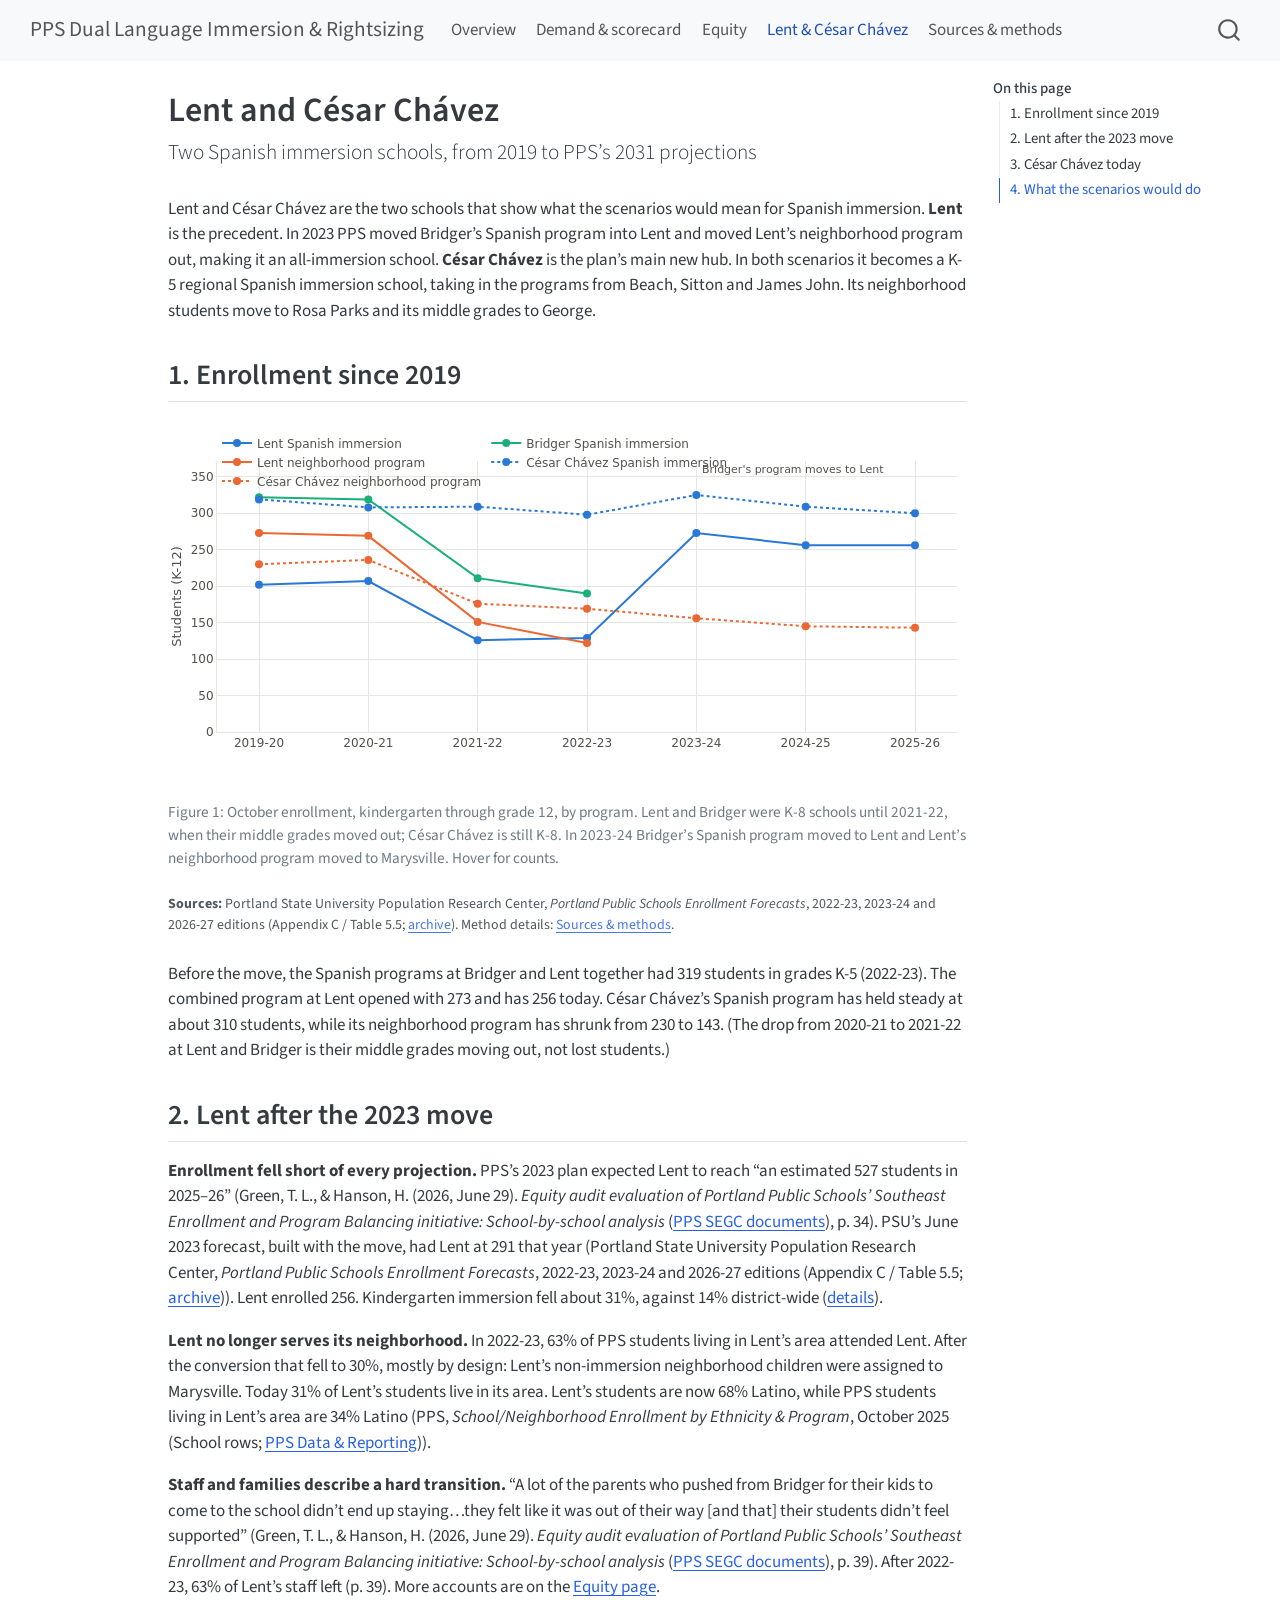
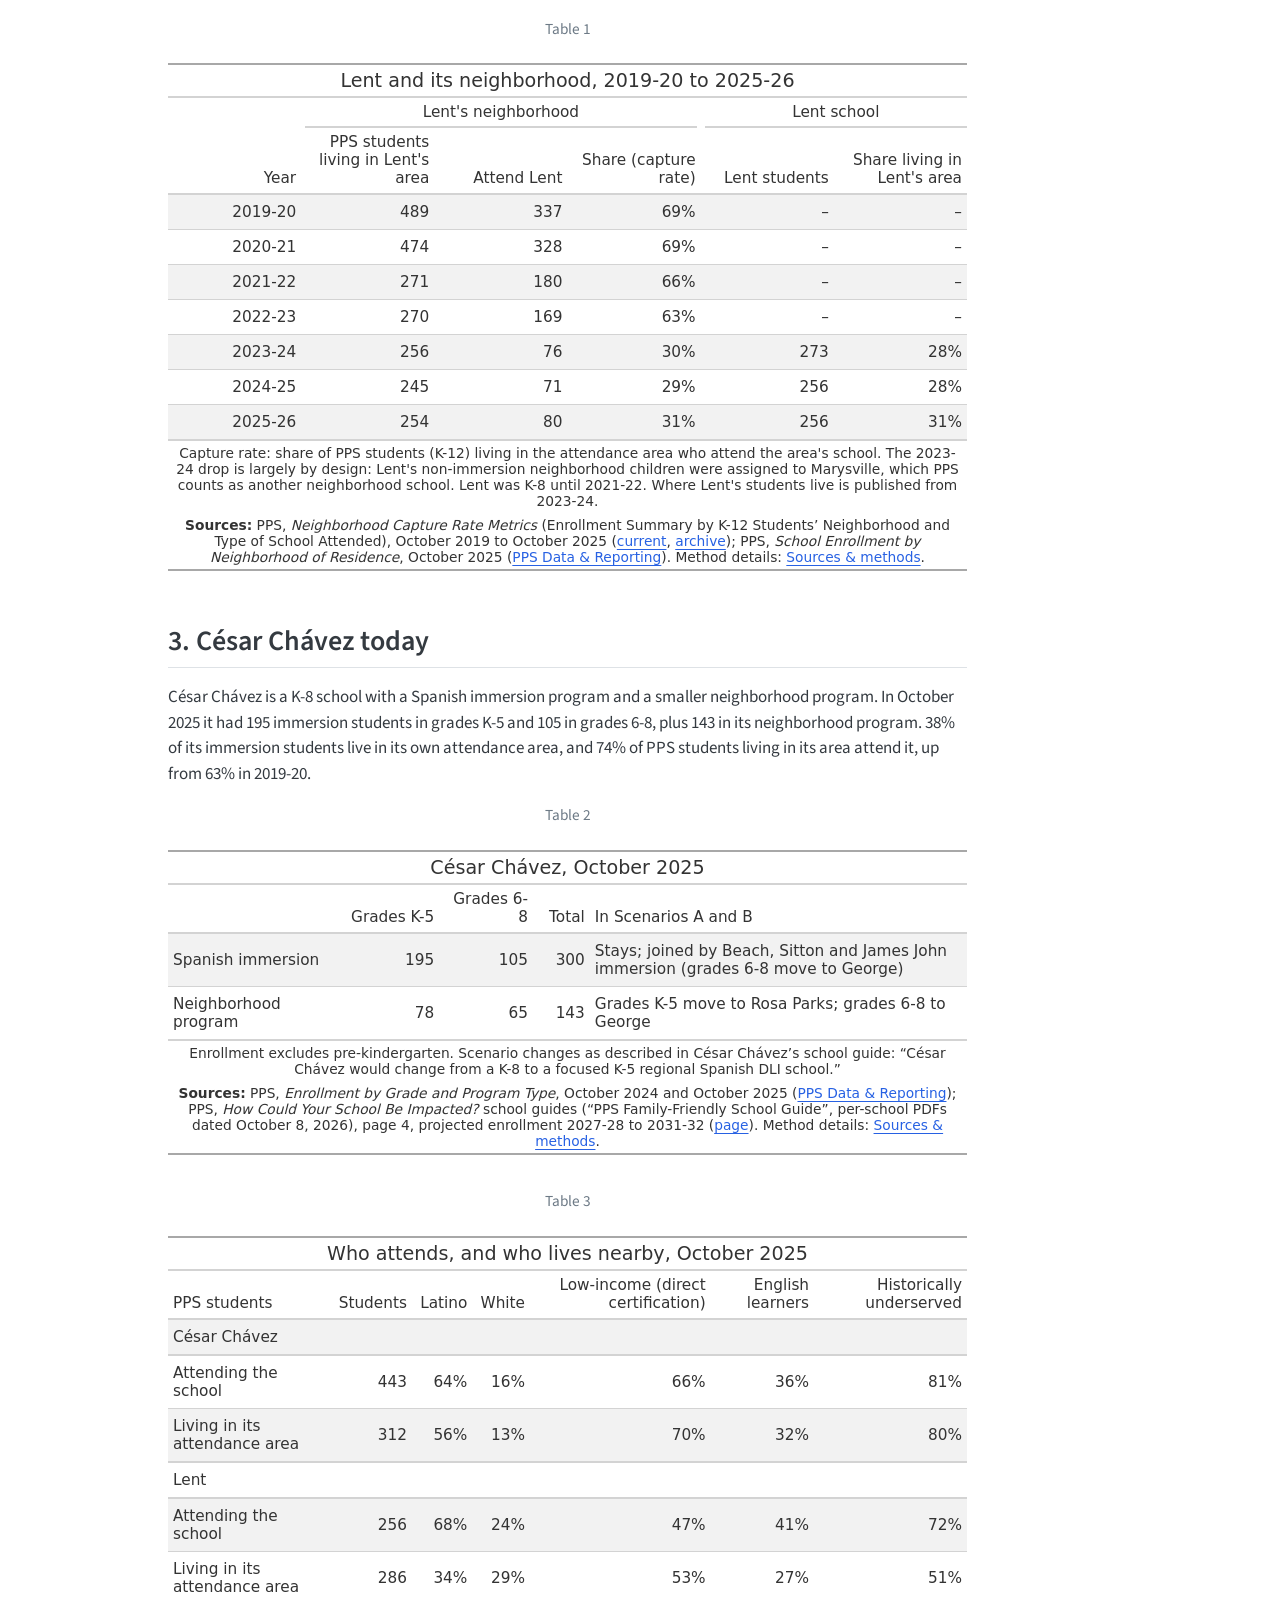
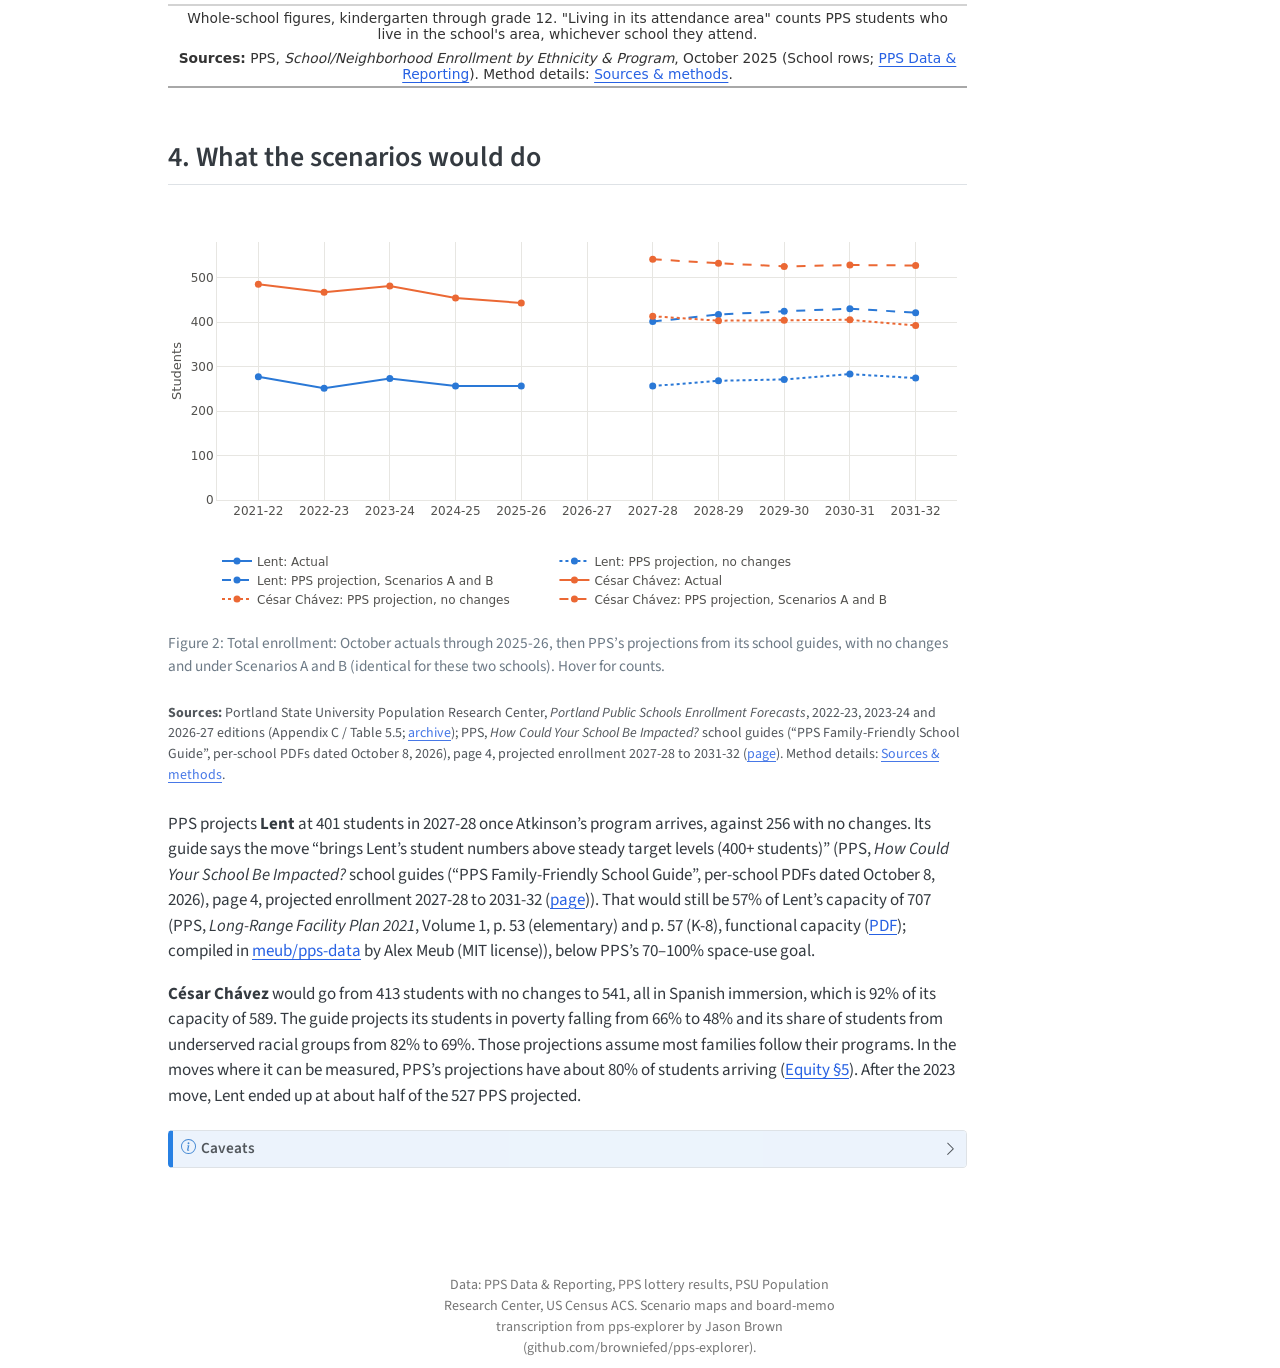
<file: history.html>
<!DOCTYPE html>
<html xmlns="http://www.w3.org/1999/xhtml" lang="en" xml:lang="en"><head>

<meta charset="utf-8">
<meta name="generator" content="quarto-99.9.9">

<meta name="viewport" content="width=device-width, initial-scale=1.0, user-scalable=yes">


<title>Lent and César Chávez – PPS Dual Language Immersion &amp; Rightsizing</title>
<style>
/* Default styles provided by pandoc.
** See https://pandoc.org/MANUAL.html#variables-for-html for config info.
*/
code{white-space: pre-wrap;}
span.smallcaps{font-variant: small-caps;}
div.columns{display: flex; gap: min(4vw, 1.5em);}
div.column{flex: auto; overflow-x: auto;}
div.hanging-indent{margin-left: 1.5em; text-indent: -1.5em;}
ul.task-list{list-style: none;}
ul.task-list li input[type="checkbox"] {
  width: 0.8em;
  margin: 0 0.8em 0.2em -1em; /* quarto-specific, see https://github.com/quarto-dev/quarto-cli/issues/4556 */ 
  vertical-align: middle;
}
</style>


<script src="site_libs/quarto-nav/quarto-nav.js"></script>
<script src="site_libs/quarto-nav/headroom.min.js"></script>
<script src="site_libs/clipboard/clipboard.min.js"></script>
<script src="site_libs/quarto-search/autocomplete.umd.js"></script>
<script src="site_libs/quarto-search/fuse.min.js"></script>
<script src="site_libs/quarto-search/quarto-search.js"></script>
<meta name="quarto:offset" content="./">
<script src="site_libs/quarto-html/quarto.js" type="module"></script>
<script src="site_libs/quarto-html/tabsets/tabsets.js" type="module"></script>
<script src="site_libs/quarto-html/popper.min.js"></script>
<script src="site_libs/quarto-html/tippy.umd.min.js"></script>
<script src="site_libs/quarto-html/anchor.min.js"></script>
<link href="site_libs/quarto-html/tippy.css" rel="stylesheet">
<link href="site_libs/quarto-html/quarto-syntax-highlighting-3aa970819e70fbc78806154e5a1fcd28.css" rel="stylesheet" id="quarto-text-highlighting-styles">
<script src="site_libs/bootstrap/bootstrap.min.js"></script>
<link href="site_libs/bootstrap/bootstrap-icons.css" rel="stylesheet">
<link href="site_libs/bootstrap/bootstrap-31e826f58722547c212665d9f738b224.min.css" rel="stylesheet" append-hash="true" id="quarto-bootstrap" data-mode="light">
<script id="quarto-search-options" type="application/json">{
  "location": "navbar",
  "copy-button": false,
  "collapse-after": 3,
  "panel-placement": "end",
  "type": "overlay",
  "limit": 50,
  "keyboard-shortcut": [
    "f",
    "/",
    "s"
  ],
  "show-item-context": false,
  "language": {
    "search-no-results-text": "No results",
    "search-matching-documents-text": "matching documents",
    "search-copy-link-title": "Copy link to search",
    "search-hide-matches-text": "Hide additional matches",
    "search-more-match-text": "more match in this document",
    "search-more-matches-text": "more matches in this document",
    "search-clear-button-title": "Clear",
    "search-text-placeholder": "",
    "search-detached-cancel-button-title": "Cancel",
    "search-submit-button-title": "Submit",
    "search-label": "Search"
  }
}</script>
<link href="site_libs/htmltools-fill-0.5.9/fill.css" rel="stylesheet">
<script src="site_libs/htmlwidgets-1.6.4/htmlwidgets.js"></script>
<script src="site_libs/plotly-binding-4.11.0/plotly.js"></script>
<script src="site_libs/typedarray-0.1/typedarray.min.js"></script>
<script src="site_libs/jquery-3.5.1/jquery.min.js"></script>
<link href="site_libs/crosstalk-1.2.1/css/crosstalk.min.css" rel="stylesheet">
<script src="site_libs/crosstalk-1.2.1/js/crosstalk.min.js"></script>
<link href="site_libs/plotly-htmlwidgets-css-2.11.1/plotly-htmlwidgets.css" rel="stylesheet">
<script src="site_libs/plotly-main-2.11.1/plotly-latest.min.js"></script>


</head>

<body class="nav-fixed quarto-light">

<div id="quarto-search-results"></div>
  <header id="quarto-header" class="headroom fixed-top">
    <nav class="navbar navbar-expand-lg " data-bs-theme="dark">
      <div class="navbar-container container-fluid">
      <div class="navbar-brand-container mx-auto">
    <a class="navbar-brand" href="./index.html">
    <span class="navbar-title">PPS Dual Language Immersion &amp; Rightsizing</span>
    </a>
  </div>
            <div id="quarto-search" class="" title="Search"></div>
          <button class="navbar-toggler" type="button" data-bs-toggle="collapse" data-bs-target="#navbarCollapse" aria-controls="navbarCollapse" role="menu" aria-expanded="false" aria-label="Toggle navigation" onclick="if (window.quartoToggleHeadroom) { window.quartoToggleHeadroom(); }">
  <span class="navbar-toggler-icon"></span>
</button>
          <div class="collapse navbar-collapse" id="navbarCollapse">
            <ul class="navbar-nav navbar-nav-scroll me-auto">
  <li class="nav-item">
    <a class="nav-link" href="./index.html"> 
<span class="menu-text">Overview</span></a>
  </li>  
  <li class="nav-item">
    <a class="nav-link" href="./scorecard.html"> 
<span class="menu-text">Demand &amp; scorecard</span></a>
  </li>  
  <li class="nav-item">
    <a class="nav-link" href="./equity.html"> 
<span class="menu-text">Equity</span></a>
  </li>  
  <li class="nav-item">
    <a class="nav-link active" href="./history.html" aria-current="page"> 
<span class="menu-text">Lent &amp; César Chávez</span></a>
  </li>  
  <li class="nav-item">
    <a class="nav-link" href="./methods.html"> 
<span class="menu-text">Sources &amp; methods</span></a>
  </li>  
</ul>
          </div> <!-- /navcollapse -->
            <div class="quarto-navbar-tools">
</div>
      </div> <!-- /container-fluid -->
    </nav>
</header>
<!-- content -->
<div id="quarto-content" class="quarto-container page-columns page-rows-contents page-layout-article page-navbar">
<!-- sidebar -->
<!-- margin-sidebar -->
    <div id="quarto-margin-sidebar" class="sidebar margin-sidebar">
        <nav id="TOC" role="doc-toc" class="toc-active">
    <h2 id="toc-title">On this page</h2>
   
  <ul class="collapse">
  <li><a href="#sec-enrollment" id="toc-sec-enrollment" class="nav-link active" data-scroll-target="#sec-enrollment">1. Enrollment since 2019</a></li>
  <li><a href="#sec-lent" id="toc-sec-lent" class="nav-link" data-scroll-target="#sec-lent">2. Lent after the 2023 move</a></li>
  <li><a href="#sec-chavez" id="toc-sec-chavez" class="nav-link" data-scroll-target="#sec-chavez">3. César Chávez today</a></li>
  <li><a href="#sec-scenarios" id="toc-sec-scenarios" class="nav-link" data-scroll-target="#sec-scenarios">4. What the scenarios would do</a></li>
  </ul>
</nav>
    </div>
<!-- main -->
<main class="content" id="quarto-document-content">

<header id="title-block-header" class="quarto-title-block default">
<div class="quarto-title">
<h1 class="title">Lent and César Chávez</h1>
<p class="subtitle lead">Two Spanish immersion schools, from 2019 to PPS’s 2031 projections</p>
</div>



<div class="quarto-title-meta">

    
  
    
  </div>
  


</header>


<p>Lent and César Chávez are the two schools that show what the scenarios would mean for Spanish immersion. <strong>Lent</strong> is the precedent. In 2023 PPS moved Bridger’s Spanish program into Lent and moved Lent’s neighborhood program out, making it an all-immersion school. <strong>César Chávez</strong> is the plan’s main new hub. In both scenarios it becomes a K-5 regional Spanish immersion school, taking in the programs from Beach, Sitton and James John. Its neighborhood students move to Rosa Parks and its middle grades to George.</p>
<section id="sec-enrollment" class="level2">
<h2 class="anchored" data-anchor-id="sec-enrollment">1. Enrollment since 2019</h2>
<div class="cell">
<div id="fig-history" class="cell-output-display quarto-float quarto-figure quarto-figure-center anchored">
<figure class="quarto-float quarto-float-fig figure">
<div aria-describedby="fig-history-caption-0ceaefa1-69ba-4598-a22c-09a6ac19f8ca">
<div class="plotly html-widget html-fill-item" id="htmlwidget-453b0d29c3d538074a20" style="width:100%;height:373px;"></div>
<script type="application/json" data-for="htmlwidget-453b0d29c3d538074a20">{"x":{"visdat":{"2b4b25b5daa8":["function () ","plotlyVisDat"],"2b4b46265eef":["function () ","data"],"2b4b122c0e4":["function () ","data"],"2b4b10a5b951":["function () ","data"],"2b4b70297d60":["function () ","data"],"2b4b33e66327":["function () ","data"]},"cur_data":"2b4b33e66327","attrs":{"2b4b46265eef":{"alpha_stroke":1,"sizes":[10,100],"spans":[1,20],"x":{},"y":{},"type":"scatter","mode":"lines+markers","name":"Lent Spanish immersion","line":{"color":"#2a78d6","width":2,"dash":"solid"},"marker":{"color":"#2a78d6","size":8},"text":{},"hoverinfo":"text","inherit":true},"2b4b122c0e4":{"alpha_stroke":1,"sizes":[10,100],"spans":[1,20],"x":{},"y":{},"type":"scatter","mode":"lines+markers","name":"Bridger Spanish immersion","line":{"color":"#1baf7a","width":2,"dash":"solid"},"marker":{"color":"#1baf7a","size":8},"text":{},"hoverinfo":"text","inherit":true},"2b4b10a5b951":{"alpha_stroke":1,"sizes":[10,100],"spans":[1,20],"x":{},"y":{},"type":"scatter","mode":"lines+markers","name":"Lent neighborhood program","line":{"color":"#eb6834","width":2,"dash":"solid"},"marker":{"color":"#eb6834","size":8},"text":{},"hoverinfo":"text","inherit":true},"2b4b70297d60":{"alpha_stroke":1,"sizes":[10,100],"spans":[1,20],"x":{},"y":{},"type":"scatter","mode":"lines+markers","name":"César Chávez Spanish immersion","line":{"color":"#2a78d6","width":2,"dash":"dot"},"marker":{"color":"#2a78d6","size":8},"text":{},"hoverinfo":"text","inherit":true},"2b4b33e66327":{"alpha_stroke":1,"sizes":[10,100],"spans":[1,20],"x":{},"y":{},"type":"scatter","mode":"lines+markers","name":"César Chávez neighborhood program","line":{"color":"#eb6834","width":2,"dash":"dot"},"marker":{"color":"#eb6834","size":8},"text":{},"hoverinfo":"text","inherit":true}},"layout":{"margin":{"b":60,"l":10,"t":40,"r":10},"font":{"family":"system-ui, -apple-system, Segoe UI, sans-serif","color":"#0b0b0b"},"paper_bgcolor":"rgba(0,0,0,0)","plot_bgcolor":"rgba(0,0,0,0)","xaxis":{"domain":[0,1],"automargin":true,"gridcolor":"#e7e6e2","zerolinecolor":"#e7e6e2","linecolor":"#e7e6e2","tickfont":{"color":"#52514e","size":12},"title":{"font":{"color":"#52514e","size":13}},"type":"category","categoryorder":"array","categoryarray":["2019-20","2020-21","2021-22","2022-23","2023-24","2024-25","2025-26"]},"yaxis":{"domain":[0,1],"automargin":true,"gridcolor":"#e7e6e2","zerolinecolor":"#e7e6e2","linecolor":"#e7e6e2","tickfont":{"color":"#52514e","size":12},"title":{"font":{"color":"#52514e","size":13},"text":"Students (K-12)"},"rangemode":"tozero"},"showlegend":true,"legend":{"orientation":"h","x":0,"y":1.1200000000000001,"font":{"color":"#52514e"}},"hoverlabel":{"bgcolor":"white","bordercolor":"#e7e6e2","font":{"color":"#0b0b0b"}},"annotations":[{"x":"2023-24","y":360,"text":"Bridger's program moves to Lent","showarrow":false,"xanchor":"left","xshift":4,"font":{"size":11,"color":"#52514e"}}],"hovermode":"closest"},"source":"A","config":{"modeBarButtonsToAdd":["hoverclosest","hovercompare"],"showSendToCloud":false,"displayModeBar":false},"data":[{"x":["2019-20","2020-21","2021-22","2022-23","2023-24","2024-25","2025-26"],"y":[202,207,126,129,273,256,256],"type":"scatter","mode":"lines+markers","name":"Lent Spanish immersion","line":{"color":"#2a78d6","width":2,"dash":"solid"},"marker":{"color":"#2a78d6","size":8,"line":{"color":"rgba(31,119,180,1)"}},"text":["<b>Lent Spanish immersion<\/b> 2019-20<br>202 students (K-8 school)","<b>Lent Spanish immersion<\/b> 2020-21<br>207 students (K-8 school)","<b>Lent Spanish immersion<\/b> 2021-22<br>126 students (K-5 school)","<b>Lent Spanish immersion<\/b> 2022-23<br>129 students (K-5 school)","<b>Lent Spanish immersion<\/b> 2023-24<br>273 students (K-5 school)","<b>Lent Spanish immersion<\/b> 2024-25<br>256 students (K-5 school)","<b>Lent Spanish immersion<\/b> 2025-26<br>256 students (K-5 school)"],"hoverinfo":["text","text","text","text","text","text","text"],"error_y":{"color":"rgba(31,119,180,1)"},"error_x":{"color":"rgba(31,119,180,1)"},"xaxis":"x","yaxis":"y","frame":null},{"x":["2019-20","2020-21","2021-22","2022-23"],"y":[322,319,211,190],"type":"scatter","mode":"lines+markers","name":"Bridger Spanish immersion","line":{"color":"#1baf7a","width":2,"dash":"solid"},"marker":{"color":"#1baf7a","size":8,"line":{"color":"rgba(255,127,14,1)"}},"text":["<b>Bridger Spanish immersion<\/b> 2019-20<br>322 students (K-8 school)","<b>Bridger Spanish immersion<\/b> 2020-21<br>319 students (K-8 school)","<b>Bridger Spanish immersion<\/b> 2021-22<br>211 students (K-5 school)","<b>Bridger Spanish immersion<\/b> 2022-23<br>190 students (K-5 school)"],"hoverinfo":["text","text","text","text"],"error_y":{"color":"rgba(255,127,14,1)"},"error_x":{"color":"rgba(255,127,14,1)"},"xaxis":"x","yaxis":"y","frame":null},{"x":["2019-20","2020-21","2021-22","2022-23"],"y":[273,269,151,122],"type":"scatter","mode":"lines+markers","name":"Lent neighborhood program","line":{"color":"#eb6834","width":2,"dash":"solid"},"marker":{"color":"#eb6834","size":8,"line":{"color":"rgba(44,160,44,1)"}},"text":["<b>Lent neighborhood program<\/b> 2019-20<br>273 students (K-8 school)","<b>Lent neighborhood program<\/b> 2020-21<br>269 students (K-8 school)","<b>Lent neighborhood program<\/b> 2021-22<br>151 students (K-5 school)","<b>Lent neighborhood program<\/b> 2022-23<br>122 students (K-5 school)"],"hoverinfo":["text","text","text","text"],"error_y":{"color":"rgba(44,160,44,1)"},"error_x":{"color":"rgba(44,160,44,1)"},"xaxis":"x","yaxis":"y","frame":null},{"x":["2019-20","2020-21","2021-22","2022-23","2023-24","2024-25","2025-26"],"y":[319,308,309,298,325,309,300],"type":"scatter","mode":"lines+markers","name":"César Chávez Spanish immersion","line":{"color":"#2a78d6","width":2,"dash":"dot"},"marker":{"color":"#2a78d6","size":8,"line":{"color":"rgba(214,39,40,1)"}},"text":["<b>César Chávez Spanish immersion<\/b> 2019-20<br>319 students (K-8 school)","<b>César Chávez Spanish immersion<\/b> 2020-21<br>308 students (K-8 school)","<b>César Chávez Spanish immersion<\/b> 2021-22<br>309 students (K-8 school)","<b>César Chávez Spanish immersion<\/b> 2022-23<br>298 students (K-8 school)","<b>César Chávez Spanish immersion<\/b> 2023-24<br>325 students (K-8 school)","<b>César Chávez Spanish immersion<\/b> 2024-25<br>309 students (K-8 school)","<b>César Chávez Spanish immersion<\/b> 2025-26<br>300 students (K-8 school)"],"hoverinfo":["text","text","text","text","text","text","text"],"error_y":{"color":"rgba(214,39,40,1)"},"error_x":{"color":"rgba(214,39,40,1)"},"xaxis":"x","yaxis":"y","frame":null},{"x":["2019-20","2020-21","2021-22","2022-23","2023-24","2024-25","2025-26"],"y":[230,236,176,169,156,145,143],"type":"scatter","mode":"lines+markers","name":"César Chávez neighborhood program","line":{"color":"#eb6834","width":2,"dash":"dot"},"marker":{"color":"#eb6834","size":8,"line":{"color":"rgba(148,103,189,1)"}},"text":["<b>César Chávez neighborhood program<\/b> 2019-20<br>230 students (K-8 school)","<b>César Chávez neighborhood program<\/b> 2020-21<br>236 students (K-8 school)","<b>César Chávez neighborhood program<\/b> 2021-22<br>176 students (K-8 school)","<b>César Chávez neighborhood program<\/b> 2022-23<br>169 students (K-8 school)","<b>César Chávez neighborhood program<\/b> 2023-24<br>156 students (K-8 school)","<b>César Chávez neighborhood program<\/b> 2024-25<br>145 students (K-8 school)","<b>César Chávez neighborhood program<\/b> 2025-26<br>143 students (K-8 school)"],"hoverinfo":["text","text","text","text","text","text","text"],"error_y":{"color":"rgba(148,103,189,1)"},"error_x":{"color":"rgba(148,103,189,1)"},"xaxis":"x","yaxis":"y","frame":null}],"highlight":{"on":"plotly_click","persistent":false,"dynamic":false,"selectize":false,"opacityDim":0.20000000000000001,"selected":{"opacity":1},"debounce":0},"shinyEvents":["plotly_hover","plotly_click","plotly_selected","plotly_relayout","plotly_brushed","plotly_brushing","plotly_clickannotation","plotly_doubleclick","plotly_deselect","plotly_afterplot","plotly_sunburstclick"],"base_url":"https://plot.ly"},"evals":[],"jsHooks":[]}</script>
</div>
<figcaption class="quarto-float-caption-bottom quarto-float-caption quarto-float-fig" id="fig-history-caption-0ceaefa1-69ba-4598-a22c-09a6ac19f8ca">
Figure&nbsp;1: October enrollment, kindergarten through grade 12, by program. Lent and Bridger were K-8 schools until 2021-22, when their middle grades moved out; César Chávez is still K-8. In 2023-24 Bridger’s Spanish program moved to Lent and Lent’s neighborhood program moved to Marysville. Hover for counts.
</figcaption>
</figure>
</div>
</div>
<div class="source">
<p><strong>Sources:</strong> Portland State University Population Research Center, <em>Portland Public Schools Enrollment Forecasts</em>, 2022-23, 2023-24 and 2026-27 editions (Appendix C / Table 5.5; <a href="https://www.pps.net/departments/dataaccountability/data-and-accountability/data-strategy-and-insights/archives">archive</a>). Method details: <a href="./methods.html">Sources &amp; methods</a>.</p>
</div>
<p>Before the move, the Spanish programs at Bridger and Lent together had 319 students in grades K-5 (2022-23). The combined program at Lent opened with 273 and has 256 today. César Chávez’s Spanish program has held steady at about 310 students, while its neighborhood program has shrunk from 230 to 143. (The drop from 2020-21 to 2021-22 at Lent and Bridger is their middle grades moving out, not lost students.)</p>
</section>
<section id="sec-lent" class="level2">
<h2 class="anchored" data-anchor-id="sec-lent">2. Lent after the 2023 move</h2>
<p><strong>Enrollment fell short of every projection.</strong> PPS’s 2023 plan expected Lent to reach “an estimated 527 students in 2025–26” (Green, T. L., &amp; Hanson, H. (2026, June 29). <em>Equity audit evaluation of Portland Public Schools’ Southeast Enrollment and Program Balancing initiative: School-by-school analysis</em> (<a href="https://www.pps.net/about/portland-public-schools-information/rightsize/segc-documents">PPS SEGC documents</a>), p.&nbsp;34). PSU’s June 2023 forecast, built with the move, had Lent at 291 that year (Portland State University Population Research Center, <em>Portland Public Schools Enrollment Forecasts</em>, 2022-23, 2023-24 and 2026-27 editions (Appendix C / Table 5.5; <a href="https://www.pps.net/departments/dataaccountability/data-and-accountability/data-strategy-and-insights/archives">archive</a>)). Lent enrolled 256. Kindergarten immersion fell about 31%, against 14% district-wide (<a href="./scorecard.html#a-precedent-bridgers-spanish-program-moved-to-lent-in-2023">details</a>).</p>
<p><strong>Lent no longer serves its neighborhood.</strong> In 2022-23, 63% of PPS students living in Lent’s area attended Lent. After the conversion that fell to 30%, mostly by design: Lent’s non-immersion neighborhood children were assigned to Marysville. Today 31% of Lent’s students live in its area. Lent’s students are now 68% Latino, while PPS students living in Lent’s area are 34% Latino (PPS, <em>School/Neighborhood Enrollment by Ethnicity &amp; Program</em>, October 2025 (School rows; <a href="https://www.pps.net/departments/dataaccountability/data-and-accountability/data-strategy-and-insights/data-and-reporting">PPS Data &amp; Reporting</a>)).</p>
<p><strong>Staff and families describe a hard transition.</strong> “A lot of the parents who pushed from Bridger for their kids to come to the school didn’t end up staying…they felt like it was out of their way [and that] their students didn’t feel supported” (Green, T. L., &amp; Hanson, H. (2026, June 29). <em>Equity audit evaluation of Portland Public Schools’ Southeast Enrollment and Program Balancing initiative: School-by-school analysis</em> (<a href="https://www.pps.net/about/portland-public-schools-information/rightsize/segc-documents">PPS SEGC documents</a>), p.&nbsp;39). After 2022-23, 63% of Lent’s staff left (p.&nbsp;39). More accounts are on the <a href="./equity.html#sec-optout">Equity page</a>.</p>
<div class="cell">
<div id="tbl-lent-capture" class="cell quarto-float quarto-figure quarto-figure-center anchored">
<figure class="quarto-float quarto-float-tbl figure">
<figcaption class="quarto-float-caption-top quarto-float-caption quarto-float-tbl quarto-uncaptioned" id="tbl-lent-capture-caption-0ceaefa1-69ba-4598-a22c-09a6ac19f8ca">
Table&nbsp;1
</figcaption>
<div aria-describedby="tbl-lent-capture-caption-0ceaefa1-69ba-4598-a22c-09a6ac19f8ca">
<div class="cell-output-display">
<div id="wfduoyxmxx" style="padding-left:0px;padding-right:0px;padding-top:10px;padding-bottom:10px;overflow-x:auto;overflow-y:auto;width:auto;height:auto;">
<style>#wfduoyxmxx table {
  font-family: system-ui, 'Segoe UI', Roboto, Helvetica, Arial, sans-serif, 'Apple Color Emoji', 'Segoe UI Emoji', 'Segoe UI Symbol', 'Noto Color Emoji';
  -webkit-font-smoothing: antialiased;
  -moz-osx-font-smoothing: grayscale;
}

#wfduoyxmxx thead, #wfduoyxmxx tbody, #wfduoyxmxx tfoot, #wfduoyxmxx tr, #wfduoyxmxx td, #wfduoyxmxx th {
  border-style: none;
}

#wfduoyxmxx p {
  margin: 0;
  padding: 0;
}

#wfduoyxmxx .gt_table {
  display: table;
  border-collapse: collapse;
  line-height: normal;
  margin-left: auto;
  margin-right: auto;
  color: #333333;
  font-size: 16px;
  font-weight: normal;
  font-style: normal;
  background-color: #FFFFFF;
  width: auto;
  border-top-style: solid;
  border-top-width: 2px;
  border-top-color: #A8A8A8;
  border-right-style: none;
  border-right-width: 2px;
  border-right-color: #D3D3D3;
  border-bottom-style: solid;
  border-bottom-width: 2px;
  border-bottom-color: #A8A8A8;
  border-left-style: none;
  border-left-width: 2px;
  border-left-color: #D3D3D3;
}

#wfduoyxmxx .gt_caption {
  padding-top: 4px;
  padding-bottom: 4px;
}

#wfduoyxmxx .gt_title {
  color: #333333;
  font-size: 125%;
  font-weight: initial;
  padding-top: 4px;
  padding-bottom: 4px;
  padding-left: 5px;
  padding-right: 5px;
  border-bottom-color: #FFFFFF;
  border-bottom-width: 0;
}

#wfduoyxmxx .gt_subtitle {
  color: #333333;
  font-size: 85%;
  font-weight: initial;
  padding-top: 3px;
  padding-bottom: 5px;
  padding-left: 5px;
  padding-right: 5px;
  border-top-color: #FFFFFF;
  border-top-width: 0;
}

#wfduoyxmxx .gt_heading {
  background-color: #FFFFFF;
  text-align: center;
  border-bottom-color: #FFFFFF;
  border-left-style: none;
  border-left-width: 1px;
  border-left-color: #D3D3D3;
  border-right-style: none;
  border-right-width: 1px;
  border-right-color: #D3D3D3;
}

#wfduoyxmxx .gt_bottom_border {
  border-bottom-style: solid;
  border-bottom-width: 2px;
  border-bottom-color: #D3D3D3;
}

#wfduoyxmxx .gt_col_headings {
  border-top-style: solid;
  border-top-width: 2px;
  border-top-color: #D3D3D3;
  border-bottom-style: solid;
  border-bottom-width: 2px;
  border-bottom-color: #D3D3D3;
  border-left-style: none;
  border-left-width: 1px;
  border-left-color: #D3D3D3;
  border-right-style: none;
  border-right-width: 1px;
  border-right-color: #D3D3D3;
}

#wfduoyxmxx .gt_col_heading {
  color: #333333;
  background-color: #FFFFFF;
  font-size: 100%;
  font-weight: normal;
  text-transform: inherit;
  border-left-style: none;
  border-left-width: 1px;
  border-left-color: #D3D3D3;
  border-right-style: none;
  border-right-width: 1px;
  border-right-color: #D3D3D3;
  vertical-align: bottom;
  padding-top: 5px;
  padding-bottom: 6px;
  padding-left: 5px;
  padding-right: 5px;
  overflow-x: hidden;
}

#wfduoyxmxx .gt_column_spanner_outer {
  color: #333333;
  background-color: #FFFFFF;
  font-size: 100%;
  font-weight: normal;
  text-transform: inherit;
  padding-top: 0;
  padding-bottom: 0;
  padding-left: 4px;
  padding-right: 4px;
}

#wfduoyxmxx .gt_column_spanner_outer:first-child {
  padding-left: 0;
}

#wfduoyxmxx .gt_column_spanner_outer:last-child {
  padding-right: 0;
}

#wfduoyxmxx .gt_column_spanner {
  border-bottom-style: solid;
  border-bottom-width: 2px;
  border-bottom-color: #D3D3D3;
  vertical-align: bottom;
  padding-top: 5px;
  padding-bottom: 5px;
  overflow-x: hidden;
  display: inline-block;
  width: 100%;
}

#wfduoyxmxx .gt_spanner_row {
  border-bottom-style: hidden;
}

#wfduoyxmxx .gt_group_heading {
  padding-top: 8px;
  padding-bottom: 8px;
  padding-left: 5px;
  padding-right: 5px;
  color: #333333;
  background-color: #FFFFFF;
  font-size: 100%;
  font-weight: initial;
  text-transform: inherit;
  border-top-style: solid;
  border-top-width: 2px;
  border-top-color: #D3D3D3;
  border-bottom-style: solid;
  border-bottom-width: 2px;
  border-bottom-color: #D3D3D3;
  border-left-style: none;
  border-left-width: 1px;
  border-left-color: #D3D3D3;
  border-right-style: none;
  border-right-width: 1px;
  border-right-color: #D3D3D3;
  vertical-align: middle;
  text-align: left;
}

#wfduoyxmxx .gt_empty_group_heading {
  padding: 0.5px;
  color: #333333;
  background-color: #FFFFFF;
  font-size: 100%;
  font-weight: initial;
  border-top-style: solid;
  border-top-width: 2px;
  border-top-color: #D3D3D3;
  border-bottom-style: solid;
  border-bottom-width: 2px;
  border-bottom-color: #D3D3D3;
  vertical-align: middle;
}

#wfduoyxmxx .gt_from_md > :first-child {
  margin-top: 0;
}

#wfduoyxmxx .gt_from_md > :last-child {
  margin-bottom: 0;
}

#wfduoyxmxx .gt_row {
  padding-top: 8px;
  padding-bottom: 8px;
  padding-left: 5px;
  padding-right: 5px;
  margin: 10px;
  border-top-style: solid;
  border-top-width: 1px;
  border-top-color: #D3D3D3;
  border-left-style: none;
  border-left-width: 1px;
  border-left-color: #D3D3D3;
  border-right-style: none;
  border-right-width: 1px;
  border-right-color: #D3D3D3;
  vertical-align: middle;
  overflow-x: hidden;
}

#wfduoyxmxx .gt_stub {
  color: #333333;
  background-color: #FFFFFF;
  font-size: 100%;
  font-weight: initial;
  text-transform: inherit;
  border-right-style: solid;
  border-right-width: 2px;
  border-right-color: #D3D3D3;
  padding-left: 5px;
  padding-right: 5px;
}

#wfduoyxmxx .gt_stub_row_group {
  color: #333333;
  background-color: #FFFFFF;
  font-size: 100%;
  font-weight: initial;
  text-transform: inherit;
  border-right-style: solid;
  border-right-width: 2px;
  border-right-color: #D3D3D3;
  padding-left: 5px;
  padding-right: 5px;
  vertical-align: top;
}

#wfduoyxmxx .gt_row_group_first td {
  border-top-width: 2px;
}

#wfduoyxmxx .gt_row_group_first th {
  border-top-width: 2px;
}

#wfduoyxmxx .gt_summary_row {
  color: #333333;
  background-color: #FFFFFF;
  text-transform: inherit;
  padding-top: 8px;
  padding-bottom: 8px;
  padding-left: 5px;
  padding-right: 5px;
}

#wfduoyxmxx .gt_first_summary_row {
  border-top-style: solid;
  border-top-color: #D3D3D3;
}

#wfduoyxmxx .gt_first_summary_row.thick {
  border-top-width: 2px;
}

#wfduoyxmxx .gt_last_summary_row {
  padding-top: 8px;
  padding-bottom: 8px;
  padding-left: 5px;
  padding-right: 5px;
  border-bottom-style: solid;
  border-bottom-width: 2px;
  border-bottom-color: #D3D3D3;
}

#wfduoyxmxx .gt_grand_summary_row {
  color: #333333;
  background-color: #FFFFFF;
  text-transform: inherit;
  padding-top: 8px;
  padding-bottom: 8px;
  padding-left: 5px;
  padding-right: 5px;
}

#wfduoyxmxx .gt_first_grand_summary_row {
  padding-top: 8px;
  padding-bottom: 8px;
  padding-left: 5px;
  padding-right: 5px;
  border-top-style: double;
  border-top-width: 6px;
  border-top-color: #D3D3D3;
}

#wfduoyxmxx .gt_last_grand_summary_row_top {
  padding-top: 8px;
  padding-bottom: 8px;
  padding-left: 5px;
  padding-right: 5px;
  border-bottom-style: double;
  border-bottom-width: 6px;
  border-bottom-color: #D3D3D3;
}

#wfduoyxmxx .gt_striped {
  background-color: rgba(128, 128, 128, 0.05);
}

#wfduoyxmxx .gt_table_body {
  border-top-style: solid;
  border-top-width: 2px;
  border-top-color: #D3D3D3;
  border-bottom-style: solid;
  border-bottom-width: 2px;
  border-bottom-color: #D3D3D3;
}

#wfduoyxmxx .gt_footnotes {
  color: #333333;
  background-color: #FFFFFF;
  border-bottom-style: none;
  border-bottom-width: 2px;
  border-bottom-color: #D3D3D3;
  border-left-style: none;
  border-left-width: 2px;
  border-left-color: #D3D3D3;
  border-right-style: none;
  border-right-width: 2px;
  border-right-color: #D3D3D3;
}

#wfduoyxmxx .gt_footnote {
  margin: 0px;
  font-size: 90%;
  padding-top: 4px;
  padding-bottom: 4px;
  padding-left: 5px;
  padding-right: 5px;
}

#wfduoyxmxx .gt_sourcenotes {
  color: #333333;
  background-color: #FFFFFF;
  border-bottom-style: none;
  border-bottom-width: 2px;
  border-bottom-color: #D3D3D3;
  border-left-style: none;
  border-left-width: 2px;
  border-left-color: #D3D3D3;
  border-right-style: none;
  border-right-width: 2px;
  border-right-color: #D3D3D3;
}

#wfduoyxmxx .gt_sourcenote {
  font-size: 90%;
  padding-top: 4px;
  padding-bottom: 4px;
  padding-left: 5px;
  padding-right: 5px;
}

#wfduoyxmxx .gt_left {
  text-align: left;
}

#wfduoyxmxx .gt_center {
  text-align: center;
}

#wfduoyxmxx .gt_right {
  text-align: right;
  font-variant-numeric: tabular-nums;
}

#wfduoyxmxx .gt_font_normal {
  font-weight: normal;
}

#wfduoyxmxx .gt_font_bold {
  font-weight: bold;
}

#wfduoyxmxx .gt_font_italic {
  font-style: italic;
}

#wfduoyxmxx .gt_super {
  font-size: 65%;
}

#wfduoyxmxx .gt_footnote_marks {
  font-size: 75%;
  vertical-align: 0.4em;
  position: initial;
}

#wfduoyxmxx .gt_asterisk {
  font-size: 100%;
  vertical-align: 0;
}

#wfduoyxmxx .gt_indent_1 {
  text-indent: 5px;
}

#wfduoyxmxx .gt_indent_2 {
  text-indent: 10px;
}

#wfduoyxmxx .gt_indent_3 {
  text-indent: 15px;
}

#wfduoyxmxx .gt_indent_4 {
  text-indent: 20px;
}

#wfduoyxmxx .gt_indent_5 {
  text-indent: 25px;
}

#wfduoyxmxx .katex-display {
  display: inline-flex !important;
  margin-bottom: 0.75em !important;
}

#wfduoyxmxx div.Reactable > div.rt-table > div.rt-thead > div.rt-tr.rt-tr-group-header > div.rt-th-group:after {
  height: 0px !important;
}
</style>

<table class="gt_table caption-top table table-sm table-striped small" data-quarto-bootstrap="false">
<colgroup>
<col style="width: 16%">
<col style="width: 16%">
<col style="width: 16%">
<col style="width: 16%">
<col style="width: 16%">
<col style="width: 16%">
</colgroup>
<thead>
<tr class="gt_heading header">
<td colspan="6" class="gt_heading gt_title gt_font_normal gt_bottom_border">Lent and its neighborhood, 2019-20 to 2025-26</td>
</tr>
<tr class="gt_col_headings gt_spanner_row even">
<th rowspan="2" id="year" class="gt_col_heading gt_columns_bottom_border gt_right" data-quarto-table-cell-role="th" scope="col">Year</th>
<th colspan="3" id="Lent's neighborhood" class="gt_center gt_columns_top_border gt_column_spanner_outer" data-quarto-table-cell-role="th" scope="colgroup"><div class="gt_column_spanner">
Lent's neighborhood
</div></th>
<th colspan="2" id="Lent school" class="gt_center gt_columns_top_border gt_column_spanner_outer" data-quarto-table-cell-role="th" scope="colgroup"><div class="gt_column_spanner">
Lent school
</div></th>
</tr>
<tr class="gt_col_headings header">
<th id="total" class="gt_col_heading gt_columns_bottom_border gt_right" data-quarto-table-cell-role="th" scope="col">PPS students living in Lent's area</th>
<th id="own_neighborhood_school" class="gt_col_heading gt_columns_bottom_border gt_right" data-quarto-table-cell-role="th" scope="col">Attend Lent</th>
<th id="capture" class="gt_col_heading gt_columns_bottom_border gt_right" data-quarto-table-cell-role="th" scope="col">Share (capture rate)</th>
<th id="students" class="gt_col_heading gt_columns_bottom_border gt_right" data-quarto-table-cell-role="th" scope="col">Lent students</th>
<th id="own_share" class="gt_col_heading gt_columns_bottom_border gt_right" data-quarto-table-cell-role="th" scope="col">Share living in Lent's area</th>
</tr>
</thead>
<tbody class="gt_table_body">
<tr class="odd">
<td class="gt_row gt_right" headers="year">2019-20</td>
<td class="gt_row gt_right" headers="total">489</td>
<td class="gt_row gt_right" headers="own_neighborhood_school">337</td>
<td class="gt_row gt_right" headers="capture">69%</td>
<td class="gt_row gt_right" headers="students">–</td>
<td class="gt_row gt_right" headers="own_share">–</td>
</tr>
<tr class="even">
<td class="gt_row gt_right" headers="year">2020-21</td>
<td class="gt_row gt_right" headers="total">474</td>
<td class="gt_row gt_right" headers="own_neighborhood_school">328</td>
<td class="gt_row gt_right" headers="capture">69%</td>
<td class="gt_row gt_right" headers="students">–</td>
<td class="gt_row gt_right" headers="own_share">–</td>
</tr>
<tr class="odd">
<td class="gt_row gt_right" headers="year">2021-22</td>
<td class="gt_row gt_right" headers="total">271</td>
<td class="gt_row gt_right" headers="own_neighborhood_school">180</td>
<td class="gt_row gt_right" headers="capture">66%</td>
<td class="gt_row gt_right" headers="students">–</td>
<td class="gt_row gt_right" headers="own_share">–</td>
</tr>
<tr class="even">
<td class="gt_row gt_right" headers="year">2022-23</td>
<td class="gt_row gt_right" headers="total">270</td>
<td class="gt_row gt_right" headers="own_neighborhood_school">169</td>
<td class="gt_row gt_right" headers="capture">63%</td>
<td class="gt_row gt_right" headers="students">–</td>
<td class="gt_row gt_right" headers="own_share">–</td>
</tr>
<tr class="odd">
<td class="gt_row gt_right" headers="year">2023-24</td>
<td class="gt_row gt_right" headers="total">256</td>
<td class="gt_row gt_right" headers="own_neighborhood_school">76</td>
<td class="gt_row gt_right" headers="capture">30%</td>
<td class="gt_row gt_right" headers="students">273</td>
<td class="gt_row gt_right" headers="own_share">28%</td>
</tr>
<tr class="even">
<td class="gt_row gt_right" headers="year">2024-25</td>
<td class="gt_row gt_right" headers="total">245</td>
<td class="gt_row gt_right" headers="own_neighborhood_school">71</td>
<td class="gt_row gt_right" headers="capture">29%</td>
<td class="gt_row gt_right" headers="students">256</td>
<td class="gt_row gt_right" headers="own_share">28%</td>
</tr>
<tr class="odd">
<td class="gt_row gt_right" headers="year">2025-26</td>
<td class="gt_row gt_right" headers="total">254</td>
<td class="gt_row gt_right" headers="own_neighborhood_school">80</td>
<td class="gt_row gt_right" headers="capture">31%</td>
<td class="gt_row gt_right" headers="students">256</td>
<td class="gt_row gt_right" headers="own_share">31%</td>
</tr>
</tbody><tfoot>
<tr class="gt_sourcenotes odd">
<td colspan="6" class="gt_sourcenote">Capture rate: share of PPS students (K-12) living in the attendance area who attend the area's school. The 2023-24 drop is largely by design: Lent's non-immersion neighborhood children were assigned to Marysville, which PPS counts as another neighborhood school. Lent was K-8 until 2021-22. Where Lent's students live is published from 2023-24.</td>
</tr>
<tr class="gt_sourcenotes even">
<td colspan="6" class="gt_sourcenote"><strong>Sources:</strong> PPS, <em>Neighborhood Capture Rate Metrics</em> (Enrollment Summary by K-12 Students’ Neighborhood and Type of School Attended), October 2019 to October 2025 (<a href="https://www.pps.net/departments/dataaccountability/data-and-accountability/data-strategy-and-insights/data-and-reporting">current</a>, <a href="https://www.pps.net/departments/dataaccountability/data-and-accountability/data-strategy-and-insights/archives">archive</a>); PPS, <em>School Enrollment by Neighborhood of Residence</em>, October 2025 (<a href="https://www.pps.net/departments/dataaccountability/data-and-accountability/data-strategy-and-insights/data-and-reporting">PPS Data &amp; Reporting</a>). Method details: <a href="./methods.html">Sources &amp; methods</a>.</td>
</tr>
</tfoot>

</table>

</div>
</div>
</div>
</figure>
</div>
</div>
</section>
<section id="sec-chavez" class="level2">
<h2 class="anchored" data-anchor-id="sec-chavez">3. César Chávez today</h2>
<p>César Chávez is a K-8 school with a Spanish immersion program and a smaller neighborhood program. In October 2025 it had 195 immersion students in grades K-5 and 105 in grades 6-8, plus 143 in its neighborhood program. 38% of its immersion students live in its own attendance area, and 74% of PPS students living in its area attend it, up from 63% in 2019-20.</p>
<div class="cell">
<div id="tbl-chavez" class="cell quarto-float quarto-figure quarto-figure-center anchored">
<figure class="quarto-float quarto-float-tbl figure">
<figcaption class="quarto-float-caption-top quarto-float-caption quarto-float-tbl quarto-uncaptioned" id="tbl-chavez-caption-0ceaefa1-69ba-4598-a22c-09a6ac19f8ca">
Table&nbsp;2
</figcaption>
<div aria-describedby="tbl-chavez-caption-0ceaefa1-69ba-4598-a22c-09a6ac19f8ca">
<div class="cell-output-display">
<div id="xovwrpfnqa" style="padding-left:0px;padding-right:0px;padding-top:10px;padding-bottom:10px;overflow-x:auto;overflow-y:auto;width:auto;height:auto;">
<style>#xovwrpfnqa table {
  font-family: system-ui, 'Segoe UI', Roboto, Helvetica, Arial, sans-serif, 'Apple Color Emoji', 'Segoe UI Emoji', 'Segoe UI Symbol', 'Noto Color Emoji';
  -webkit-font-smoothing: antialiased;
  -moz-osx-font-smoothing: grayscale;
}

#xovwrpfnqa thead, #xovwrpfnqa tbody, #xovwrpfnqa tfoot, #xovwrpfnqa tr, #xovwrpfnqa td, #xovwrpfnqa th {
  border-style: none;
}

#xovwrpfnqa p {
  margin: 0;
  padding: 0;
}

#xovwrpfnqa .gt_table {
  display: table;
  border-collapse: collapse;
  line-height: normal;
  margin-left: auto;
  margin-right: auto;
  color: #333333;
  font-size: 16px;
  font-weight: normal;
  font-style: normal;
  background-color: #FFFFFF;
  width: auto;
  border-top-style: solid;
  border-top-width: 2px;
  border-top-color: #A8A8A8;
  border-right-style: none;
  border-right-width: 2px;
  border-right-color: #D3D3D3;
  border-bottom-style: solid;
  border-bottom-width: 2px;
  border-bottom-color: #A8A8A8;
  border-left-style: none;
  border-left-width: 2px;
  border-left-color: #D3D3D3;
}

#xovwrpfnqa .gt_caption {
  padding-top: 4px;
  padding-bottom: 4px;
}

#xovwrpfnqa .gt_title {
  color: #333333;
  font-size: 125%;
  font-weight: initial;
  padding-top: 4px;
  padding-bottom: 4px;
  padding-left: 5px;
  padding-right: 5px;
  border-bottom-color: #FFFFFF;
  border-bottom-width: 0;
}

#xovwrpfnqa .gt_subtitle {
  color: #333333;
  font-size: 85%;
  font-weight: initial;
  padding-top: 3px;
  padding-bottom: 5px;
  padding-left: 5px;
  padding-right: 5px;
  border-top-color: #FFFFFF;
  border-top-width: 0;
}

#xovwrpfnqa .gt_heading {
  background-color: #FFFFFF;
  text-align: center;
  border-bottom-color: #FFFFFF;
  border-left-style: none;
  border-left-width: 1px;
  border-left-color: #D3D3D3;
  border-right-style: none;
  border-right-width: 1px;
  border-right-color: #D3D3D3;
}

#xovwrpfnqa .gt_bottom_border {
  border-bottom-style: solid;
  border-bottom-width: 2px;
  border-bottom-color: #D3D3D3;
}

#xovwrpfnqa .gt_col_headings {
  border-top-style: solid;
  border-top-width: 2px;
  border-top-color: #D3D3D3;
  border-bottom-style: solid;
  border-bottom-width: 2px;
  border-bottom-color: #D3D3D3;
  border-left-style: none;
  border-left-width: 1px;
  border-left-color: #D3D3D3;
  border-right-style: none;
  border-right-width: 1px;
  border-right-color: #D3D3D3;
}

#xovwrpfnqa .gt_col_heading {
  color: #333333;
  background-color: #FFFFFF;
  font-size: 100%;
  font-weight: normal;
  text-transform: inherit;
  border-left-style: none;
  border-left-width: 1px;
  border-left-color: #D3D3D3;
  border-right-style: none;
  border-right-width: 1px;
  border-right-color: #D3D3D3;
  vertical-align: bottom;
  padding-top: 5px;
  padding-bottom: 6px;
  padding-left: 5px;
  padding-right: 5px;
  overflow-x: hidden;
}

#xovwrpfnqa .gt_column_spanner_outer {
  color: #333333;
  background-color: #FFFFFF;
  font-size: 100%;
  font-weight: normal;
  text-transform: inherit;
  padding-top: 0;
  padding-bottom: 0;
  padding-left: 4px;
  padding-right: 4px;
}

#xovwrpfnqa .gt_column_spanner_outer:first-child {
  padding-left: 0;
}

#xovwrpfnqa .gt_column_spanner_outer:last-child {
  padding-right: 0;
}

#xovwrpfnqa .gt_column_spanner {
  border-bottom-style: solid;
  border-bottom-width: 2px;
  border-bottom-color: #D3D3D3;
  vertical-align: bottom;
  padding-top: 5px;
  padding-bottom: 5px;
  overflow-x: hidden;
  display: inline-block;
  width: 100%;
}

#xovwrpfnqa .gt_spanner_row {
  border-bottom-style: hidden;
}

#xovwrpfnqa .gt_group_heading {
  padding-top: 8px;
  padding-bottom: 8px;
  padding-left: 5px;
  padding-right: 5px;
  color: #333333;
  background-color: #FFFFFF;
  font-size: 100%;
  font-weight: initial;
  text-transform: inherit;
  border-top-style: solid;
  border-top-width: 2px;
  border-top-color: #D3D3D3;
  border-bottom-style: solid;
  border-bottom-width: 2px;
  border-bottom-color: #D3D3D3;
  border-left-style: none;
  border-left-width: 1px;
  border-left-color: #D3D3D3;
  border-right-style: none;
  border-right-width: 1px;
  border-right-color: #D3D3D3;
  vertical-align: middle;
  text-align: left;
}

#xovwrpfnqa .gt_empty_group_heading {
  padding: 0.5px;
  color: #333333;
  background-color: #FFFFFF;
  font-size: 100%;
  font-weight: initial;
  border-top-style: solid;
  border-top-width: 2px;
  border-top-color: #D3D3D3;
  border-bottom-style: solid;
  border-bottom-width: 2px;
  border-bottom-color: #D3D3D3;
  vertical-align: middle;
}

#xovwrpfnqa .gt_from_md > :first-child {
  margin-top: 0;
}

#xovwrpfnqa .gt_from_md > :last-child {
  margin-bottom: 0;
}

#xovwrpfnqa .gt_row {
  padding-top: 8px;
  padding-bottom: 8px;
  padding-left: 5px;
  padding-right: 5px;
  margin: 10px;
  border-top-style: solid;
  border-top-width: 1px;
  border-top-color: #D3D3D3;
  border-left-style: none;
  border-left-width: 1px;
  border-left-color: #D3D3D3;
  border-right-style: none;
  border-right-width: 1px;
  border-right-color: #D3D3D3;
  vertical-align: middle;
  overflow-x: hidden;
}

#xovwrpfnqa .gt_stub {
  color: #333333;
  background-color: #FFFFFF;
  font-size: 100%;
  font-weight: initial;
  text-transform: inherit;
  border-right-style: solid;
  border-right-width: 2px;
  border-right-color: #D3D3D3;
  padding-left: 5px;
  padding-right: 5px;
}

#xovwrpfnqa .gt_stub_row_group {
  color: #333333;
  background-color: #FFFFFF;
  font-size: 100%;
  font-weight: initial;
  text-transform: inherit;
  border-right-style: solid;
  border-right-width: 2px;
  border-right-color: #D3D3D3;
  padding-left: 5px;
  padding-right: 5px;
  vertical-align: top;
}

#xovwrpfnqa .gt_row_group_first td {
  border-top-width: 2px;
}

#xovwrpfnqa .gt_row_group_first th {
  border-top-width: 2px;
}

#xovwrpfnqa .gt_summary_row {
  color: #333333;
  background-color: #FFFFFF;
  text-transform: inherit;
  padding-top: 8px;
  padding-bottom: 8px;
  padding-left: 5px;
  padding-right: 5px;
}

#xovwrpfnqa .gt_first_summary_row {
  border-top-style: solid;
  border-top-color: #D3D3D3;
}

#xovwrpfnqa .gt_first_summary_row.thick {
  border-top-width: 2px;
}

#xovwrpfnqa .gt_last_summary_row {
  padding-top: 8px;
  padding-bottom: 8px;
  padding-left: 5px;
  padding-right: 5px;
  border-bottom-style: solid;
  border-bottom-width: 2px;
  border-bottom-color: #D3D3D3;
}

#xovwrpfnqa .gt_grand_summary_row {
  color: #333333;
  background-color: #FFFFFF;
  text-transform: inherit;
  padding-top: 8px;
  padding-bottom: 8px;
  padding-left: 5px;
  padding-right: 5px;
}

#xovwrpfnqa .gt_first_grand_summary_row {
  padding-top: 8px;
  padding-bottom: 8px;
  padding-left: 5px;
  padding-right: 5px;
  border-top-style: double;
  border-top-width: 6px;
  border-top-color: #D3D3D3;
}

#xovwrpfnqa .gt_last_grand_summary_row_top {
  padding-top: 8px;
  padding-bottom: 8px;
  padding-left: 5px;
  padding-right: 5px;
  border-bottom-style: double;
  border-bottom-width: 6px;
  border-bottom-color: #D3D3D3;
}

#xovwrpfnqa .gt_striped {
  background-color: rgba(128, 128, 128, 0.05);
}

#xovwrpfnqa .gt_table_body {
  border-top-style: solid;
  border-top-width: 2px;
  border-top-color: #D3D3D3;
  border-bottom-style: solid;
  border-bottom-width: 2px;
  border-bottom-color: #D3D3D3;
}

#xovwrpfnqa .gt_footnotes {
  color: #333333;
  background-color: #FFFFFF;
  border-bottom-style: none;
  border-bottom-width: 2px;
  border-bottom-color: #D3D3D3;
  border-left-style: none;
  border-left-width: 2px;
  border-left-color: #D3D3D3;
  border-right-style: none;
  border-right-width: 2px;
  border-right-color: #D3D3D3;
}

#xovwrpfnqa .gt_footnote {
  margin: 0px;
  font-size: 90%;
  padding-top: 4px;
  padding-bottom: 4px;
  padding-left: 5px;
  padding-right: 5px;
}

#xovwrpfnqa .gt_sourcenotes {
  color: #333333;
  background-color: #FFFFFF;
  border-bottom-style: none;
  border-bottom-width: 2px;
  border-bottom-color: #D3D3D3;
  border-left-style: none;
  border-left-width: 2px;
  border-left-color: #D3D3D3;
  border-right-style: none;
  border-right-width: 2px;
  border-right-color: #D3D3D3;
}

#xovwrpfnqa .gt_sourcenote {
  font-size: 90%;
  padding-top: 4px;
  padding-bottom: 4px;
  padding-left: 5px;
  padding-right: 5px;
}

#xovwrpfnqa .gt_left {
  text-align: left;
}

#xovwrpfnqa .gt_center {
  text-align: center;
}

#xovwrpfnqa .gt_right {
  text-align: right;
  font-variant-numeric: tabular-nums;
}

#xovwrpfnqa .gt_font_normal {
  font-weight: normal;
}

#xovwrpfnqa .gt_font_bold {
  font-weight: bold;
}

#xovwrpfnqa .gt_font_italic {
  font-style: italic;
}

#xovwrpfnqa .gt_super {
  font-size: 65%;
}

#xovwrpfnqa .gt_footnote_marks {
  font-size: 75%;
  vertical-align: 0.4em;
  position: initial;
}

#xovwrpfnqa .gt_asterisk {
  font-size: 100%;
  vertical-align: 0;
}

#xovwrpfnqa .gt_indent_1 {
  text-indent: 5px;
}

#xovwrpfnqa .gt_indent_2 {
  text-indent: 10px;
}

#xovwrpfnqa .gt_indent_3 {
  text-indent: 15px;
}

#xovwrpfnqa .gt_indent_4 {
  text-indent: 20px;
}

#xovwrpfnqa .gt_indent_5 {
  text-indent: 25px;
}

#xovwrpfnqa .katex-display {
  display: inline-flex !important;
  margin-bottom: 0.75em !important;
}

#xovwrpfnqa div.Reactable > div.rt-table > div.rt-thead > div.rt-tr.rt-tr-group-header > div.rt-th-group:after {
  height: 0px !important;
}
</style>

<table class="gt_table caption-top table table-sm table-striped small" data-quarto-bootstrap="false">
<thead>
<tr class="gt_heading header">
<td colspan="5" class="gt_heading gt_title gt_font_normal gt_bottom_border">César Chávez, October 2025</td>
</tr>
<tr class="gt_col_headings even">
<th id="program" class="gt_col_heading gt_columns_bottom_border gt_left" data-quarto-table-cell-role="th" scope="col"></th>
<th id="k5" class="gt_col_heading gt_columns_bottom_border gt_right" data-quarto-table-cell-role="th" scope="col">Grades K-5</th>
<th id="m" class="gt_col_heading gt_columns_bottom_border gt_right" data-quarto-table-cell-role="th" scope="col">Grades 6-8</th>
<th id="total" class="gt_col_heading gt_columns_bottom_border gt_right" data-quarto-table-cell-role="th" scope="col">Total</th>
<th id="fate" class="gt_col_heading gt_columns_bottom_border gt_left" data-quarto-table-cell-role="th" scope="col">In Scenarios A and B</th>
</tr>
</thead>
<tbody class="gt_table_body">
<tr class="odd">
<td class="gt_row gt_left" headers="program">Spanish immersion</td>
<td class="gt_row gt_right" headers="k5">195</td>
<td class="gt_row gt_right" headers="m">105</td>
<td class="gt_row gt_right" headers="total">300</td>
<td class="gt_row gt_left" headers="fate">Stays; joined by Beach, Sitton and James John immersion (grades 6-8 move to George)</td>
</tr>
<tr class="even">
<td class="gt_row gt_left" headers="program">Neighborhood program</td>
<td class="gt_row gt_right" headers="k5">78</td>
<td class="gt_row gt_right" headers="m">65</td>
<td class="gt_row gt_right" headers="total">143</td>
<td class="gt_row gt_left" headers="fate">Grades K-5 move to Rosa Parks; grades 6-8 to George</td>
</tr>
</tbody><tfoot>
<tr class="gt_sourcenotes odd">
<td colspan="5" class="gt_sourcenote">Enrollment excludes pre-kindergarten. Scenario changes as described in César Chávez’s school guide: “César Chávez would change from a K-8 to a focused K-5 regional Spanish DLI school.”</td>
</tr>
<tr class="gt_sourcenotes even">
<td colspan="5" class="gt_sourcenote"><strong>Sources:</strong> PPS, <em>Enrollment by Grade and Program Type</em>, October 2024 and October 2025 (<a href="https://www.pps.net/departments/dataaccountability/data-and-accountability/data-strategy-and-insights/data-and-reporting">PPS Data &amp; Reporting</a>); PPS, <em>How Could Your School Be Impacted?</em> school guides (“PPS Family-Friendly School Guide”, per-school PDFs dated October 8, 2026), page 4, projected enrollment 2027-28 to 2031-32 (<a href="https://www.pps.net/about/portland-public-schools-information/rightsize/how-could-your-school-be-impacted">page</a>). Method details: <a href="./methods.html">Sources &amp; methods</a>.</td>
</tr>
</tfoot>

</table>

</div>
</div>
</div>
</figure>
</div>
</div>
<div class="cell">
<div id="tbl-demographics" class="cell quarto-float quarto-figure quarto-figure-center anchored">
<figure class="quarto-float quarto-float-tbl figure">
<figcaption class="quarto-float-caption-top quarto-float-caption quarto-float-tbl quarto-uncaptioned" id="tbl-demographics-caption-0ceaefa1-69ba-4598-a22c-09a6ac19f8ca">
Table&nbsp;3
</figcaption>
<div aria-describedby="tbl-demographics-caption-0ceaefa1-69ba-4598-a22c-09a6ac19f8ca">
<div class="cell-output-display">
<div id="itqnoxxwve" style="padding-left:0px;padding-right:0px;padding-top:10px;padding-bottom:10px;overflow-x:auto;overflow-y:auto;width:auto;height:auto;">
<style>#itqnoxxwve table {
  font-family: system-ui, 'Segoe UI', Roboto, Helvetica, Arial, sans-serif, 'Apple Color Emoji', 'Segoe UI Emoji', 'Segoe UI Symbol', 'Noto Color Emoji';
  -webkit-font-smoothing: antialiased;
  -moz-osx-font-smoothing: grayscale;
}

#itqnoxxwve thead, #itqnoxxwve tbody, #itqnoxxwve tfoot, #itqnoxxwve tr, #itqnoxxwve td, #itqnoxxwve th {
  border-style: none;
}

#itqnoxxwve p {
  margin: 0;
  padding: 0;
}

#itqnoxxwve .gt_table {
  display: table;
  border-collapse: collapse;
  line-height: normal;
  margin-left: auto;
  margin-right: auto;
  color: #333333;
  font-size: 16px;
  font-weight: normal;
  font-style: normal;
  background-color: #FFFFFF;
  width: auto;
  border-top-style: solid;
  border-top-width: 2px;
  border-top-color: #A8A8A8;
  border-right-style: none;
  border-right-width: 2px;
  border-right-color: #D3D3D3;
  border-bottom-style: solid;
  border-bottom-width: 2px;
  border-bottom-color: #A8A8A8;
  border-left-style: none;
  border-left-width: 2px;
  border-left-color: #D3D3D3;
}

#itqnoxxwve .gt_caption {
  padding-top: 4px;
  padding-bottom: 4px;
}

#itqnoxxwve .gt_title {
  color: #333333;
  font-size: 125%;
  font-weight: initial;
  padding-top: 4px;
  padding-bottom: 4px;
  padding-left: 5px;
  padding-right: 5px;
  border-bottom-color: #FFFFFF;
  border-bottom-width: 0;
}

#itqnoxxwve .gt_subtitle {
  color: #333333;
  font-size: 85%;
  font-weight: initial;
  padding-top: 3px;
  padding-bottom: 5px;
  padding-left: 5px;
  padding-right: 5px;
  border-top-color: #FFFFFF;
  border-top-width: 0;
}

#itqnoxxwve .gt_heading {
  background-color: #FFFFFF;
  text-align: center;
  border-bottom-color: #FFFFFF;
  border-left-style: none;
  border-left-width: 1px;
  border-left-color: #D3D3D3;
  border-right-style: none;
  border-right-width: 1px;
  border-right-color: #D3D3D3;
}

#itqnoxxwve .gt_bottom_border {
  border-bottom-style: solid;
  border-bottom-width: 2px;
  border-bottom-color: #D3D3D3;
}

#itqnoxxwve .gt_col_headings {
  border-top-style: solid;
  border-top-width: 2px;
  border-top-color: #D3D3D3;
  border-bottom-style: solid;
  border-bottom-width: 2px;
  border-bottom-color: #D3D3D3;
  border-left-style: none;
  border-left-width: 1px;
  border-left-color: #D3D3D3;
  border-right-style: none;
  border-right-width: 1px;
  border-right-color: #D3D3D3;
}

#itqnoxxwve .gt_col_heading {
  color: #333333;
  background-color: #FFFFFF;
  font-size: 100%;
  font-weight: normal;
  text-transform: inherit;
  border-left-style: none;
  border-left-width: 1px;
  border-left-color: #D3D3D3;
  border-right-style: none;
  border-right-width: 1px;
  border-right-color: #D3D3D3;
  vertical-align: bottom;
  padding-top: 5px;
  padding-bottom: 6px;
  padding-left: 5px;
  padding-right: 5px;
  overflow-x: hidden;
}

#itqnoxxwve .gt_column_spanner_outer {
  color: #333333;
  background-color: #FFFFFF;
  font-size: 100%;
  font-weight: normal;
  text-transform: inherit;
  padding-top: 0;
  padding-bottom: 0;
  padding-left: 4px;
  padding-right: 4px;
}

#itqnoxxwve .gt_column_spanner_outer:first-child {
  padding-left: 0;
}

#itqnoxxwve .gt_column_spanner_outer:last-child {
  padding-right: 0;
}

#itqnoxxwve .gt_column_spanner {
  border-bottom-style: solid;
  border-bottom-width: 2px;
  border-bottom-color: #D3D3D3;
  vertical-align: bottom;
  padding-top: 5px;
  padding-bottom: 5px;
  overflow-x: hidden;
  display: inline-block;
  width: 100%;
}

#itqnoxxwve .gt_spanner_row {
  border-bottom-style: hidden;
}

#itqnoxxwve .gt_group_heading {
  padding-top: 8px;
  padding-bottom: 8px;
  padding-left: 5px;
  padding-right: 5px;
  color: #333333;
  background-color: #FFFFFF;
  font-size: 100%;
  font-weight: initial;
  text-transform: inherit;
  border-top-style: solid;
  border-top-width: 2px;
  border-top-color: #D3D3D3;
  border-bottom-style: solid;
  border-bottom-width: 2px;
  border-bottom-color: #D3D3D3;
  border-left-style: none;
  border-left-width: 1px;
  border-left-color: #D3D3D3;
  border-right-style: none;
  border-right-width: 1px;
  border-right-color: #D3D3D3;
  vertical-align: middle;
  text-align: left;
}

#itqnoxxwve .gt_empty_group_heading {
  padding: 0.5px;
  color: #333333;
  background-color: #FFFFFF;
  font-size: 100%;
  font-weight: initial;
  border-top-style: solid;
  border-top-width: 2px;
  border-top-color: #D3D3D3;
  border-bottom-style: solid;
  border-bottom-width: 2px;
  border-bottom-color: #D3D3D3;
  vertical-align: middle;
}

#itqnoxxwve .gt_from_md > :first-child {
  margin-top: 0;
}

#itqnoxxwve .gt_from_md > :last-child {
  margin-bottom: 0;
}

#itqnoxxwve .gt_row {
  padding-top: 8px;
  padding-bottom: 8px;
  padding-left: 5px;
  padding-right: 5px;
  margin: 10px;
  border-top-style: solid;
  border-top-width: 1px;
  border-top-color: #D3D3D3;
  border-left-style: none;
  border-left-width: 1px;
  border-left-color: #D3D3D3;
  border-right-style: none;
  border-right-width: 1px;
  border-right-color: #D3D3D3;
  vertical-align: middle;
  overflow-x: hidden;
}

#itqnoxxwve .gt_stub {
  color: #333333;
  background-color: #FFFFFF;
  font-size: 100%;
  font-weight: initial;
  text-transform: inherit;
  border-right-style: solid;
  border-right-width: 2px;
  border-right-color: #D3D3D3;
  padding-left: 5px;
  padding-right: 5px;
}

#itqnoxxwve .gt_stub_row_group {
  color: #333333;
  background-color: #FFFFFF;
  font-size: 100%;
  font-weight: initial;
  text-transform: inherit;
  border-right-style: solid;
  border-right-width: 2px;
  border-right-color: #D3D3D3;
  padding-left: 5px;
  padding-right: 5px;
  vertical-align: top;
}

#itqnoxxwve .gt_row_group_first td {
  border-top-width: 2px;
}

#itqnoxxwve .gt_row_group_first th {
  border-top-width: 2px;
}

#itqnoxxwve .gt_summary_row {
  color: #333333;
  background-color: #FFFFFF;
  text-transform: inherit;
  padding-top: 8px;
  padding-bottom: 8px;
  padding-left: 5px;
  padding-right: 5px;
}

#itqnoxxwve .gt_first_summary_row {
  border-top-style: solid;
  border-top-color: #D3D3D3;
}

#itqnoxxwve .gt_first_summary_row.thick {
  border-top-width: 2px;
}

#itqnoxxwve .gt_last_summary_row {
  padding-top: 8px;
  padding-bottom: 8px;
  padding-left: 5px;
  padding-right: 5px;
  border-bottom-style: solid;
  border-bottom-width: 2px;
  border-bottom-color: #D3D3D3;
}

#itqnoxxwve .gt_grand_summary_row {
  color: #333333;
  background-color: #FFFFFF;
  text-transform: inherit;
  padding-top: 8px;
  padding-bottom: 8px;
  padding-left: 5px;
  padding-right: 5px;
}

#itqnoxxwve .gt_first_grand_summary_row {
  padding-top: 8px;
  padding-bottom: 8px;
  padding-left: 5px;
  padding-right: 5px;
  border-top-style: double;
  border-top-width: 6px;
  border-top-color: #D3D3D3;
}

#itqnoxxwve .gt_last_grand_summary_row_top {
  padding-top: 8px;
  padding-bottom: 8px;
  padding-left: 5px;
  padding-right: 5px;
  border-bottom-style: double;
  border-bottom-width: 6px;
  border-bottom-color: #D3D3D3;
}

#itqnoxxwve .gt_striped {
  background-color: rgba(128, 128, 128, 0.05);
}

#itqnoxxwve .gt_table_body {
  border-top-style: solid;
  border-top-width: 2px;
  border-top-color: #D3D3D3;
  border-bottom-style: solid;
  border-bottom-width: 2px;
  border-bottom-color: #D3D3D3;
}

#itqnoxxwve .gt_footnotes {
  color: #333333;
  background-color: #FFFFFF;
  border-bottom-style: none;
  border-bottom-width: 2px;
  border-bottom-color: #D3D3D3;
  border-left-style: none;
  border-left-width: 2px;
  border-left-color: #D3D3D3;
  border-right-style: none;
  border-right-width: 2px;
  border-right-color: #D3D3D3;
}

#itqnoxxwve .gt_footnote {
  margin: 0px;
  font-size: 90%;
  padding-top: 4px;
  padding-bottom: 4px;
  padding-left: 5px;
  padding-right: 5px;
}

#itqnoxxwve .gt_sourcenotes {
  color: #333333;
  background-color: #FFFFFF;
  border-bottom-style: none;
  border-bottom-width: 2px;
  border-bottom-color: #D3D3D3;
  border-left-style: none;
  border-left-width: 2px;
  border-left-color: #D3D3D3;
  border-right-style: none;
  border-right-width: 2px;
  border-right-color: #D3D3D3;
}

#itqnoxxwve .gt_sourcenote {
  font-size: 90%;
  padding-top: 4px;
  padding-bottom: 4px;
  padding-left: 5px;
  padding-right: 5px;
}

#itqnoxxwve .gt_left {
  text-align: left;
}

#itqnoxxwve .gt_center {
  text-align: center;
}

#itqnoxxwve .gt_right {
  text-align: right;
  font-variant-numeric: tabular-nums;
}

#itqnoxxwve .gt_font_normal {
  font-weight: normal;
}

#itqnoxxwve .gt_font_bold {
  font-weight: bold;
}

#itqnoxxwve .gt_font_italic {
  font-style: italic;
}

#itqnoxxwve .gt_super {
  font-size: 65%;
}

#itqnoxxwve .gt_footnote_marks {
  font-size: 75%;
  vertical-align: 0.4em;
  position: initial;
}

#itqnoxxwve .gt_asterisk {
  font-size: 100%;
  vertical-align: 0;
}

#itqnoxxwve .gt_indent_1 {
  text-indent: 5px;
}

#itqnoxxwve .gt_indent_2 {
  text-indent: 10px;
}

#itqnoxxwve .gt_indent_3 {
  text-indent: 15px;
}

#itqnoxxwve .gt_indent_4 {
  text-indent: 20px;
}

#itqnoxxwve .gt_indent_5 {
  text-indent: 25px;
}

#itqnoxxwve .katex-display {
  display: inline-flex !important;
  margin-bottom: 0.75em !important;
}

#itqnoxxwve div.Reactable > div.rt-table > div.rt-thead > div.rt-tr.rt-tr-group-header > div.rt-th-group:after {
  height: 0px !important;
}
</style>

<table class="gt_table caption-top table table-sm table-striped small" data-quarto-bootstrap="false">
<thead>
<tr class="gt_heading header">
<td colspan="7" class="gt_heading gt_title gt_font_normal gt_bottom_border">Who attends, and who lives nearby, October 2025</td>
</tr>
<tr class="gt_col_headings even">
<th id="row_type" class="gt_col_heading gt_columns_bottom_border gt_left" data-quarto-table-cell-role="th" scope="col">PPS students</th>
<th id="enrollment" class="gt_col_heading gt_columns_bottom_border gt_right" data-quarto-table-cell-role="th" scope="col">Students</th>
<th id="pct_latino" class="gt_col_heading gt_columns_bottom_border gt_right" data-quarto-table-cell-role="th" scope="col">Latino</th>
<th id="pct_white" class="gt_col_heading gt_columns_bottom_border gt_right" data-quarto-table-cell-role="th" scope="col">White</th>
<th id="pct_direct_cert" class="gt_col_heading gt_columns_bottom_border gt_right" data-quarto-table-cell-role="th" scope="col">Low-income (direct certification)</th>
<th id="pct_ell" class="gt_col_heading gt_columns_bottom_border gt_right" data-quarto-table-cell-role="th" scope="col">English learners</th>
<th id="pct_hist_underserved" class="gt_col_heading gt_columns_bottom_border gt_right" data-quarto-table-cell-role="th" scope="col">Historically underserved</th>
</tr>
</thead>
<tbody class="gt_table_body">
<tr class="gt_group_heading_row odd">
<th colspan="7" id="César Chávez" class="gt_group_heading" data-quarto-table-cell-role="th" scope="colgroup">César Chávez</th>
</tr>
<tr class="gt_row_group_first even">
<td class="gt_row gt_left" headers="César Chávez  row_type">Attending the school</td>
<td class="gt_row gt_right" headers="César Chávez  enrollment">443</td>
<td class="gt_row gt_right" headers="César Chávez  pct_latino">64%</td>
<td class="gt_row gt_right" headers="César Chávez  pct_white">16%</td>
<td class="gt_row gt_right" headers="César Chávez  pct_direct_cert">66%</td>
<td class="gt_row gt_right" headers="César Chávez  pct_ell">36%</td>
<td class="gt_row gt_right" headers="César Chávez  pct_hist_underserved">81%</td>
</tr>
<tr class="odd">
<td class="gt_row gt_left" headers="César Chávez  row_type">Living in its attendance area</td>
<td class="gt_row gt_right" headers="César Chávez  enrollment">312</td>
<td class="gt_row gt_right" headers="César Chávez  pct_latino">56%</td>
<td class="gt_row gt_right" headers="César Chávez  pct_white">13%</td>
<td class="gt_row gt_right" headers="César Chávez  pct_direct_cert">70%</td>
<td class="gt_row gt_right" headers="César Chávez  pct_ell">32%</td>
<td class="gt_row gt_right" headers="César Chávez  pct_hist_underserved">80%</td>
</tr>
<tr class="gt_group_heading_row even">
<th colspan="7" id="Lent" class="gt_group_heading" data-quarto-table-cell-role="th" scope="colgroup">Lent</th>
</tr>
<tr class="gt_row_group_first odd">
<td class="gt_row gt_left" headers="Lent  row_type">Attending the school</td>
<td class="gt_row gt_right" headers="Lent  enrollment">256</td>
<td class="gt_row gt_right" headers="Lent  pct_latino">68%</td>
<td class="gt_row gt_right" headers="Lent  pct_white">24%</td>
<td class="gt_row gt_right" headers="Lent  pct_direct_cert">47%</td>
<td class="gt_row gt_right" headers="Lent  pct_ell">41%</td>
<td class="gt_row gt_right" headers="Lent  pct_hist_underserved">72%</td>
</tr>
<tr class="even">
<td class="gt_row gt_left" headers="Lent  row_type">Living in its attendance area</td>
<td class="gt_row gt_right" headers="Lent  enrollment">286</td>
<td class="gt_row gt_right" headers="Lent  pct_latino">34%</td>
<td class="gt_row gt_right" headers="Lent  pct_white">29%</td>
<td class="gt_row gt_right" headers="Lent  pct_direct_cert">53%</td>
<td class="gt_row gt_right" headers="Lent  pct_ell">27%</td>
<td class="gt_row gt_right" headers="Lent  pct_hist_underserved">51%</td>
</tr>
</tbody><tfoot>
<tr class="gt_sourcenotes odd">
<td colspan="7" class="gt_sourcenote">Whole-school figures, kindergarten through grade 12. "Living in its attendance area" counts PPS students who live in the school's area, whichever school they attend.</td>
</tr>
<tr class="gt_sourcenotes even">
<td colspan="7" class="gt_sourcenote"><strong>Sources:</strong> PPS, <em>School/Neighborhood Enrollment by Ethnicity &amp; Program</em>, October 2025 (School rows; <a href="https://www.pps.net/departments/dataaccountability/data-and-accountability/data-strategy-and-insights/data-and-reporting">PPS Data &amp; Reporting</a>). Method details: <a href="./methods.html">Sources &amp; methods</a>.</td>
</tr>
</tfoot>

</table>

</div>
</div>
</div>
</figure>
</div>
</div>
</section>
<section id="sec-scenarios" class="level2">
<h2 class="anchored" data-anchor-id="sec-scenarios">4. What the scenarios would do</h2>
<div class="cell">
<div id="fig-projection" class="cell-output-display quarto-float quarto-figure quarto-figure-center anchored">
<figure class="quarto-float quarto-float-fig figure">
<div aria-describedby="fig-projection-caption-0ceaefa1-69ba-4598-a22c-09a6ac19f8ca">
<div class="plotly html-widget html-fill-item" id="htmlwidget-05f702540f58ebda12ac" style="width:100%;height:422px;"></div>
<script type="application/json" data-for="htmlwidget-05f702540f58ebda12ac">{"x":{"visdat":{"2b4b3cc6815d":["function () ","plotlyVisDat"],"2b4bc571fd7":["function () ","data"],"2b4b2beb6295":["function () ","data"],"2b4b6a953ab9":["function () ","data"],"2b4b6b427e59":["function () ","data"],"2b4b5a753c12":["function () ","data"],"2b4b46baf023":["function () ","data"]},"cur_data":"2b4b46baf023","attrs":{"2b4bc571fd7":{"alpha_stroke":1,"sizes":[10,100],"spans":[1,20],"x":{},"y":{},"type":"scatter","mode":"lines+markers","name":"Lent: Actual","line":{"color":"#2a78d6","width":2,"dash":"solid"},"marker":{"color":"#2a78d6","size":7},"text":{},"hoverinfo":"text","inherit":true},"2b4b2beb6295":{"alpha_stroke":1,"sizes":[10,100],"spans":[1,20],"x":{},"y":{},"type":"scatter","mode":"lines+markers","name":"Lent: PPS projection, no changes","line":{"color":"#2a78d6","width":2,"dash":"dot"},"marker":{"color":"#2a78d6","size":7},"text":{},"hoverinfo":"text","inherit":true},"2b4b6a953ab9":{"alpha_stroke":1,"sizes":[10,100],"spans":[1,20],"x":{},"y":{},"type":"scatter","mode":"lines+markers","name":"Lent: PPS projection, Scenarios A and B","line":{"color":"#2a78d6","width":2,"dash":"dash"},"marker":{"color":"#2a78d6","size":7},"text":{},"hoverinfo":"text","inherit":true},"2b4b6b427e59":{"alpha_stroke":1,"sizes":[10,100],"spans":[1,20],"x":{},"y":{},"type":"scatter","mode":"lines+markers","name":"César Chávez: Actual","line":{"color":"#eb6834","width":2,"dash":"solid"},"marker":{"color":"#eb6834","size":7},"text":{},"hoverinfo":"text","inherit":true},"2b4b5a753c12":{"alpha_stroke":1,"sizes":[10,100],"spans":[1,20],"x":{},"y":{},"type":"scatter","mode":"lines+markers","name":"César Chávez: PPS projection, no changes","line":{"color":"#eb6834","width":2,"dash":"dot"},"marker":{"color":"#eb6834","size":7},"text":{},"hoverinfo":"text","inherit":true},"2b4b46baf023":{"alpha_stroke":1,"sizes":[10,100],"spans":[1,20],"x":{},"y":{},"type":"scatter","mode":"lines+markers","name":"César Chávez: PPS projection, Scenarios A and B","line":{"color":"#eb6834","width":2,"dash":"dash"},"marker":{"color":"#eb6834","size":7},"text":{},"hoverinfo":"text","inherit":true}},"layout":{"margin":{"b":60,"l":10,"t":40,"r":10},"font":{"family":"system-ui, -apple-system, Segoe UI, sans-serif","color":"#0b0b0b"},"paper_bgcolor":"rgba(0,0,0,0)","plot_bgcolor":"rgba(0,0,0,0)","xaxis":{"domain":[0,1],"automargin":true,"gridcolor":"#e7e6e2","zerolinecolor":"#e7e6e2","linecolor":"#e7e6e2","tickfont":{"color":"#52514e","size":12},"title":{"font":{"color":"#52514e","size":13}},"type":"category","categoryarray":["2021-22","2022-23","2023-24","2024-25","2025-26","2026-27","2027-28","2028-29","2029-30","2030-31","2031-32"],"categoryorder":"array"},"yaxis":{"domain":[0,1],"automargin":true,"gridcolor":"#e7e6e2","zerolinecolor":"#e7e6e2","linecolor":"#e7e6e2","tickfont":{"color":"#52514e","size":12},"title":{"font":{"color":"#52514e","size":13},"text":"Students"},"rangemode":"tozero"},"showlegend":true,"legend":{"orientation":"h","x":0,"y":-0.17999999999999999,"font":{"color":"#52514e"},"xanchor":"left","yanchor":"top"},"hoverlabel":{"bgcolor":"white","bordercolor":"#e7e6e2","font":{"color":"#0b0b0b"}},"hovermode":"closest"},"source":"A","config":{"modeBarButtonsToAdd":["hoverclosest","hovercompare"],"showSendToCloud":false,"displayModeBar":false},"data":[{"x":["2021-22","2022-23","2023-24","2024-25","2025-26"],"y":[277,251,273,256,256],"type":"scatter","mode":"lines+markers","name":"Lent: Actual","line":{"color":"#2a78d6","width":2,"dash":"solid"},"marker":{"color":"#2a78d6","size":7,"line":{"color":"rgba(31,119,180,1)"}},"text":["<b>Lent<\/b> 2021-22<br>Actual: 277 students","<b>Lent<\/b> 2022-23<br>Actual: 251 students","<b>Lent<\/b> 2023-24<br>Actual: 273 students","<b>Lent<\/b> 2024-25<br>Actual: 256 students","<b>Lent<\/b> 2025-26<br>Actual: 256 students"],"hoverinfo":["text","text","text","text","text"],"error_y":{"color":"rgba(31,119,180,1)"},"error_x":{"color":"rgba(31,119,180,1)"},"xaxis":"x","yaxis":"y","frame":null},{"x":["2027-28","2028-29","2029-30","2030-31","2031-32"],"y":[256,268,271,283,274],"type":"scatter","mode":"lines+markers","name":"Lent: PPS projection, no changes","line":{"color":"#2a78d6","width":2,"dash":"dot"},"marker":{"color":"#2a78d6","size":7,"line":{"color":"rgba(255,127,14,1)"}},"text":["<b>Lent<\/b> 2027-28<br>PPS projection, no changes: 256 students","<b>Lent<\/b> 2028-29<br>PPS projection, no changes: 268 students","<b>Lent<\/b> 2029-30<br>PPS projection, no changes: 271 students","<b>Lent<\/b> 2030-31<br>PPS projection, no changes: 283 students","<b>Lent<\/b> 2031-32<br>PPS projection, no changes: 274 students"],"hoverinfo":["text","text","text","text","text"],"error_y":{"color":"rgba(255,127,14,1)"},"error_x":{"color":"rgba(255,127,14,1)"},"xaxis":"x","yaxis":"y","frame":null},{"x":["2027-28","2028-29","2029-30","2030-31","2031-32"],"y":[401,417,424,430,421],"type":"scatter","mode":"lines+markers","name":"Lent: PPS projection, Scenarios A and B","line":{"color":"#2a78d6","width":2,"dash":"dash"},"marker":{"color":"#2a78d6","size":7,"line":{"color":"rgba(44,160,44,1)"}},"text":["<b>Lent<\/b> 2027-28<br>PPS projection, Scenarios A and B: 401 students","<b>Lent<\/b> 2028-29<br>PPS projection, Scenarios A and B: 417 students","<b>Lent<\/b> 2029-30<br>PPS projection, Scenarios A and B: 424 students","<b>Lent<\/b> 2030-31<br>PPS projection, Scenarios A and B: 430 students","<b>Lent<\/b> 2031-32<br>PPS projection, Scenarios A and B: 421 students"],"hoverinfo":["text","text","text","text","text"],"error_y":{"color":"rgba(44,160,44,1)"},"error_x":{"color":"rgba(44,160,44,1)"},"xaxis":"x","yaxis":"y","frame":null},{"x":["2021-22","2022-23","2023-24","2024-25","2025-26"],"y":[485,467,481,454,443],"type":"scatter","mode":"lines+markers","name":"César Chávez: Actual","line":{"color":"#eb6834","width":2,"dash":"solid"},"marker":{"color":"#eb6834","size":7,"line":{"color":"rgba(214,39,40,1)"}},"text":["<b>César Chávez<\/b> 2021-22<br>Actual: 485 students","<b>César Chávez<\/b> 2022-23<br>Actual: 467 students","<b>César Chávez<\/b> 2023-24<br>Actual: 481 students","<b>César Chávez<\/b> 2024-25<br>Actual: 454 students","<b>César Chávez<\/b> 2025-26<br>Actual: 443 students"],"hoverinfo":["text","text","text","text","text"],"error_y":{"color":"rgba(214,39,40,1)"},"error_x":{"color":"rgba(214,39,40,1)"},"xaxis":"x","yaxis":"y","frame":null},{"x":["2027-28","2028-29","2029-30","2030-31","2031-32"],"y":[413,403,404,405,392],"type":"scatter","mode":"lines+markers","name":"César Chávez: PPS projection, no changes","line":{"color":"#eb6834","width":2,"dash":"dot"},"marker":{"color":"#eb6834","size":7,"line":{"color":"rgba(148,103,189,1)"}},"text":["<b>César Chávez<\/b> 2027-28<br>PPS projection, no changes: 413 students","<b>César Chávez<\/b> 2028-29<br>PPS projection, no changes: 403 students","<b>César Chávez<\/b> 2029-30<br>PPS projection, no changes: 404 students","<b>César Chávez<\/b> 2030-31<br>PPS projection, no changes: 405 students","<b>César Chávez<\/b> 2031-32<br>PPS projection, no changes: 392 students"],"hoverinfo":["text","text","text","text","text"],"error_y":{"color":"rgba(148,103,189,1)"},"error_x":{"color":"rgba(148,103,189,1)"},"xaxis":"x","yaxis":"y","frame":null},{"x":["2027-28","2028-29","2029-30","2030-31","2031-32"],"y":[541,532,525,528,527],"type":"scatter","mode":"lines+markers","name":"César Chávez: PPS projection, Scenarios A and B","line":{"color":"#eb6834","width":2,"dash":"dash"},"marker":{"color":"#eb6834","size":7,"line":{"color":"rgba(140,86,75,1)"}},"text":["<b>César Chávez<\/b> 2027-28<br>PPS projection, Scenarios A and B: 541 students","<b>César Chávez<\/b> 2028-29<br>PPS projection, Scenarios A and B: 532 students","<b>César Chávez<\/b> 2029-30<br>PPS projection, Scenarios A and B: 525 students","<b>César Chávez<\/b> 2030-31<br>PPS projection, Scenarios A and B: 528 students","<b>César Chávez<\/b> 2031-32<br>PPS projection, Scenarios A and B: 527 students"],"hoverinfo":["text","text","text","text","text"],"error_y":{"color":"rgba(140,86,75,1)"},"error_x":{"color":"rgba(140,86,75,1)"},"xaxis":"x","yaxis":"y","frame":null}],"highlight":{"on":"plotly_click","persistent":false,"dynamic":false,"selectize":false,"opacityDim":0.20000000000000001,"selected":{"opacity":1},"debounce":0},"shinyEvents":["plotly_hover","plotly_click","plotly_selected","plotly_relayout","plotly_brushed","plotly_brushing","plotly_clickannotation","plotly_doubleclick","plotly_deselect","plotly_afterplot","plotly_sunburstclick"],"base_url":"https://plot.ly"},"evals":[],"jsHooks":[]}</script>
</div>
<figcaption class="quarto-float-caption-bottom quarto-float-caption quarto-float-fig" id="fig-projection-caption-0ceaefa1-69ba-4598-a22c-09a6ac19f8ca">
Figure&nbsp;2: Total enrollment: October actuals through 2025-26, then PPS’s projections from its school guides, with no changes and under Scenarios A and B (identical for these two schools). Hover for counts.
</figcaption>
</figure>
</div>
</div>
<div class="source">
<p><strong>Sources:</strong> Portland State University Population Research Center, <em>Portland Public Schools Enrollment Forecasts</em>, 2022-23, 2023-24 and 2026-27 editions (Appendix C / Table 5.5; <a href="https://www.pps.net/departments/dataaccountability/data-and-accountability/data-strategy-and-insights/archives">archive</a>); PPS, <em>How Could Your School Be Impacted?</em> school guides (“PPS Family-Friendly School Guide”, per-school PDFs dated October 8, 2026), page 4, projected enrollment 2027-28 to 2031-32 (<a href="https://www.pps.net/about/portland-public-schools-information/rightsize/how-could-your-school-be-impacted">page</a>). Method details: <a href="./methods.html">Sources &amp; methods</a>.</p>
</div>
<p>PPS projects <strong>Lent</strong> at 401 students in 2027-28 once Atkinson’s program arrives, against 256 with no changes. Its guide says the move “brings Lent’s student numbers above steady target levels (400+ students)” (PPS, <em>How Could Your School Be Impacted?</em> school guides (“PPS Family-Friendly School Guide”, per-school PDFs dated October 8, 2026), page 4, projected enrollment 2027-28 to 2031-32 (<a href="https://www.pps.net/about/portland-public-schools-information/rightsize/how-could-your-school-be-impacted">page</a>)). That would still be 57% of Lent’s capacity of 707 (PPS, <em>Long-Range Facility Plan 2021</em>, Volume 1, p.&nbsp;53 (elementary) and p.&nbsp;57 (K-8), functional capacity (<a href="https://www.pps.net/fs/resource-manager/view/84245cbd-4298-4803-8ba9-d26fb13a9c7a">PDF</a>); compiled in <a href="https://github.com/meub/pps-data">meub/pps-data</a> by Alex Meub (MIT license)), below PPS’s 70–100% space-use goal.</p>
<p><strong>César Chávez</strong> would go from 413 students with no changes to 541, all in Spanish immersion, which is 92% of its capacity of 589. The guide projects its students in poverty falling from 66% to 48% and its share of students from underserved racial groups from 82% to 69%. Those projections assume most families follow their programs. In the moves where it can be measured, PPS’s projections have about 80% of students arriving (<a href="./equity.html#sec-optout">Equity §5</a>). After the 2023 move, Lent ended up at about half of the 527 PPS projected.</p>
<div class="callout callout-style-default callout-note callout-titled">
<div class="callout-header d-flex align-content-center collapsed" data-bs-toggle="collapse" data-bs-target=".callout-1-contents" aria-controls="callout-1" aria-expanded="false" aria-label="Toggle callout">
<div class="callout-icon-container">
<i class="callout-icon"></i>
</div>
<div class="callout-title-container flex-fill">
<span class="screen-reader-only">Note</span>Caveats
</div>
<div class="callout-btn-toggle d-inline-block border-0 py-1 ps-1 pe-0 float-end"><i class="callout-toggle"></i></div>
</div>
<div id="callout-1" class="callout-1-contents callout-collapse collapse">
<div class="callout-body-container callout-body">
<ul>
<li>Enrollment is PSU’s count of October enrollment, kindergarten through grade 12, as first reported in each forecast edition. PPS’s own totals for Lent include pre-kindergarten (308 in 2023-24).</li>
<li>Lent and Bridger were K-8 schools until 2021-22, so earlier totals include middle grades.</li>
<li>Capture rates and demographics are whole-school or whole-area figures. PPS doesn’t publish race or income for immersion programs alone.</li>
<li>PPS’s projections are from school guides dated October 8, 2026 and labeled drafts. Capacities are from PPS’s 2021 facility plan.</li>
</ul>
</div>
</div>
</div>


</section>

</main> <!-- /main -->
<script id="quarto-html-after-body" type="application/javascript">
  window.document.addEventListener("DOMContentLoaded", function (event) {
    const icon = "";
    const anchorJS = new window.AnchorJS();
    anchorJS.options = {
      placement: 'right',
      icon: icon
    };
    anchorJS.add('.anchored');
    const isCodeAnnotation = (el) => {
      for (const clz of el.classList) {
        if (clz.startsWith('code-annotation-')) {                     
          return true;
        }
      }
      return false;
    }
    const onCopySuccess = function(e) {
      // button target
      const button = e.trigger;
      // don't keep focus
      button.blur();
      // flash "checked"
      button.classList.add('code-copy-button-checked');
      var currentTitle = button.getAttribute("title");
      button.setAttribute("title", "Copied!");
      let tooltip;
      if (window.bootstrap) {
        button.setAttribute("data-bs-toggle", "tooltip");
        button.setAttribute("data-bs-placement", "left");
        button.setAttribute("data-bs-title", "Copied!");
        tooltip = new bootstrap.Tooltip(button, 
          { trigger: "manual", 
            customClass: "code-copy-button-tooltip",
            offset: [0, -8]});
        tooltip.show();    
      }
      setTimeout(function() {
        if (tooltip) {
          tooltip.hide();
          button.removeAttribute("data-bs-title");
          button.removeAttribute("data-bs-toggle");
          button.removeAttribute("data-bs-placement");
        }
        button.setAttribute("title", currentTitle);
        button.classList.remove('code-copy-button-checked');
      }, 1000);
      // clear code selection
      e.clearSelection();
    }
    const getTextToCopy = function(trigger) {
      const outerScaffold = trigger.parentElement.cloneNode(true);
      const codeEl = outerScaffold.querySelector('code');
      for (const childEl of codeEl.children) {
        if (isCodeAnnotation(childEl)) {
          childEl.remove();
        }
      }
      return codeEl.innerText;
    }
    const clipboard = new window.ClipboardJS('.code-copy-button:not([data-in-quarto-modal])', {
      text: getTextToCopy
    });
    clipboard.on('success', onCopySuccess);
    if (window.document.getElementById('quarto-embedded-source-code-modal')) {
      const clipboardModal = new window.ClipboardJS('.code-copy-button[data-in-quarto-modal]', {
        text: getTextToCopy,
        container: window.document.getElementById('quarto-embedded-source-code-modal')
      });
      clipboardModal.on('success', onCopySuccess);
    }
      var localhostRegex = new RegExp(/^(?:http|https):\/\/localhost\:?[0-9]*\//);
      var mailtoRegex = new RegExp(/^mailto:/);
        var filterRegex = new RegExp("https:\/\/jminnier\.github\.io\/pps-dli-explorer\/");
      var isInternal = (href) => {
          return filterRegex.test(href) || localhostRegex.test(href) || mailtoRegex.test(href);
      }
      // Inspect non-navigation links and adorn them if external
     var links = window.document.querySelectorAll('a[href]:not(.nav-link):not(.navbar-brand):not(.toc-action):not(.sidebar-link):not(.sidebar-item-toggle):not(.pagination-link):not(.no-external):not([aria-hidden]):not(.dropdown-item):not(.quarto-navigation-tool):not(.about-link)');
      for (var i=0; i<links.length; i++) {
        const link = links[i];
        if (!isInternal(link.href)) {
          // undo the damage that might have been done by quarto-nav.js in the case of
          // links that we want to consider external
          if (link.dataset.originalHref !== undefined) {
            link.href = link.dataset.originalHref;
          }
        }
      }
    function tippyHover(el, contentFn, onTriggerFn, onUntriggerFn) {
      const config = {
        allowHTML: true,
        maxWidth: 500,
        delay: 100,
        arrow: false,
        appendTo: function(el) {
            return el.parentElement;
        },
        interactive: true,
        interactiveBorder: 10,
        theme: 'quarto',
        placement: 'bottom-start',
      };
      if (contentFn) {
        config.content = contentFn;
      }
      if (onTriggerFn) {
        config.onTrigger = onTriggerFn;
      }
      if (onUntriggerFn) {
        config.onUntrigger = onUntriggerFn;
      }
      window.tippy(el, config); 
    }
    const noterefs = window.document.querySelectorAll('a[role="doc-noteref"]');
    for (var i=0; i<noterefs.length; i++) {
      const ref = noterefs[i];
      tippyHover(ref, function() {
        // use id or data attribute instead here
        let href = ref.getAttribute('data-footnote-href') || ref.getAttribute('href');
        try { href = new URL(href).hash; } catch {}
        const id = href.replace(/^#\/?/, "");
        const note = window.document.getElementById(id);
        if (note) {
          return note.innerHTML;
        } else {
          return "";
        }
      });
    }
    const xrefs = window.document.querySelectorAll('a.quarto-xref');
    const processXRef = (id, note) => {
      // Strip column container classes
      const stripColumnClz = (el) => {
        el.classList.remove("page-full", "page-columns");
        if (el.children) {
          for (const child of el.children) {
            stripColumnClz(child);
          }
        }
      }
      stripColumnClz(note)
      if (id === null || id.startsWith('sec-')) {
        // Special case sections, only their first couple elements
        const container = document.createElement("div");
        if (note.children && note.children.length > 2) {
          container.appendChild(note.children[0].cloneNode(true));
          for (let i = 1; i < note.children.length; i++) {
            const child = note.children[i];
            if (child.tagName === "P" && child.innerText === "") {
              continue;
            } else {
              container.appendChild(child.cloneNode(true));
              break;
            }
          }
          if (window.Quarto?.typesetMath) {
            window.Quarto.typesetMath(container);
          }
          return container.innerHTML
        } else {
          if (window.Quarto?.typesetMath) {
            window.Quarto.typesetMath(note);
          }
          return note.innerHTML;
        }
      } else {
        // Remove any anchor links if they are present
        const anchorLink = note.querySelector('a.anchorjs-link');
        if (anchorLink) {
          anchorLink.remove();
        }
        if (window.Quarto?.typesetMath) {
          window.Quarto.typesetMath(note);
        }
        if (note.classList.contains("callout")) {
          return note.outerHTML;
        } else {
          return note.innerHTML;
        }
      }
    }
    for (var i=0; i<xrefs.length; i++) {
      const xref = xrefs[i];
      tippyHover(xref, undefined, function(instance) {
        instance.disable();
        let url = xref.getAttribute('href');
        let hash = undefined; 
        if (url.startsWith('#')) {
          hash = url;
        } else {
          try { hash = new URL(url).hash; } catch {}
        }
        if (hash) {
          const id = hash.replace(/^#\/?/, "");
          const note = window.document.getElementById(id);
          if (note !== null) {
            try {
              const html = processXRef(id, note.cloneNode(true));
              instance.setContent(html);
            } finally {
              instance.enable();
              instance.show();
            }
          } else {
            // See if we can fetch this
            fetch(url.split('#')[0])
            .then(res => res.text())
            .then(html => {
              const parser = new DOMParser();
              const htmlDoc = parser.parseFromString(html, "text/html");
              const note = htmlDoc.getElementById(id);
              if (note !== null) {
                const html = processXRef(id, note);
                instance.setContent(html);
              } 
            }).finally(() => {
              instance.enable();
              instance.show();
            });
          }
        } else {
          // See if we can fetch a full url (with no hash to target)
          // This is a special case and we should probably do some content thinning / targeting
          fetch(url)
          .then(res => res.text())
          .then(html => {
            const parser = new DOMParser();
            const htmlDoc = parser.parseFromString(html, "text/html");
            const note = htmlDoc.querySelector('main.content');
            if (note !== null) {
              // This should only happen for chapter cross references
              // (since there is no id in the URL)
              // remove the first header
              if (note.children.length > 0 && note.children[0].tagName === "HEADER") {
                note.children[0].remove();
              }
              const html = processXRef(null, note);
              instance.setContent(html);
            } 
          }).finally(() => {
            instance.enable();
            instance.show();
          });
        }
      }, function(instance) {
      });
    }
        let selectedAnnoteEl;
        const selectorForAnnotation = ( cell, annotation) => {
          let cellAttr = 'data-code-cell="' + cell + '"';
          let lineAttr = 'data-code-annotation="' +  annotation + '"';
          const selector = 'span[' + cellAttr + '][' + lineAttr + ']';
          return selector;
        }
        const selectCodeLines = (annoteEl) => {
          const doc = window.document;
          const targetCell = annoteEl.getAttribute("data-target-cell");
          const targetAnnotation = annoteEl.getAttribute("data-target-annotation");
          const annoteSpan = window.document.querySelector(selectorForAnnotation(targetCell, targetAnnotation));
          const lines = annoteSpan.getAttribute("data-code-lines").split(",");
          const lineIds = lines.map((line) => {
            return targetCell + "-" + line;
          })
          let top = null;
          let height = null;
          let parent = null;
          if (lineIds.length > 0) {
              //compute the position of the single el (top and bottom and make a div)
              const el = window.document.getElementById(lineIds[0]);
              top = el.offsetTop;
              height = el.offsetHeight;
              parent = el.parentElement.parentElement;
            if (lineIds.length > 1) {
              const lastEl = window.document.getElementById(lineIds[lineIds.length - 1]);
              const bottom = lastEl.offsetTop + lastEl.offsetHeight;
              height = bottom - top;
            }
            if (top !== null && height !== null && parent !== null) {
              // cook up a div (if necessary) and position it 
              let div = window.document.getElementById("code-annotation-line-highlight");
              if (div === null) {
                div = window.document.createElement("div");
                div.setAttribute("id", "code-annotation-line-highlight");
                div.style.position = 'absolute';
                parent.appendChild(div);
              }
              div.style.top = top - 2 + "px";
              div.style.height = height + 4 + "px";
              div.style.left = 0;
              let gutterDiv = window.document.getElementById("code-annotation-line-highlight-gutter");
              if (gutterDiv === null) {
                gutterDiv = window.document.createElement("div");
                gutterDiv.setAttribute("id", "code-annotation-line-highlight-gutter");
                gutterDiv.style.position = 'absolute';
                const codeCell = window.document.getElementById(targetCell);
                const gutter = codeCell.querySelector('.code-annotation-gutter');
                gutter.appendChild(gutterDiv);
              }
              gutterDiv.style.top = top - 2 + "px";
              gutterDiv.style.height = height + 4 + "px";
            }
            selectedAnnoteEl = annoteEl;
          }
        };
        const unselectCodeLines = () => {
          const elementsIds = ["code-annotation-line-highlight", "code-annotation-line-highlight-gutter"];
          elementsIds.forEach((elId) => {
            const div = window.document.getElementById(elId);
            if (div) {
              div.remove();
            }
          });
          selectedAnnoteEl = undefined;
        };
          // Handle positioning of the toggle
      window.addEventListener(
        "resize",
        throttle(() => {
          elRect = undefined;
          if (selectedAnnoteEl) {
            selectCodeLines(selectedAnnoteEl);
          }
        }, 10)
      );
      function throttle(fn, ms) {
      let throttle = false;
      let timer;
        return (...args) => {
          if(!throttle) { // first call gets through
              fn.apply(this, args);
              throttle = true;
          } else { // all the others get throttled
              if(timer) clearTimeout(timer); // cancel #2
              timer = setTimeout(() => {
                fn.apply(this, args);
                timer = throttle = false;
              }, ms);
          }
        };
      }
        // Attach click handler to the DT
        const annoteDls = window.document.querySelectorAll('dt[data-target-cell]');
        for (const annoteDlNode of annoteDls) {
          annoteDlNode.addEventListener('click', (event) => {
            const clickedEl = event.target;
            if (clickedEl !== selectedAnnoteEl) {
              unselectCodeLines();
              const activeEl = window.document.querySelector('dt[data-target-cell].code-annotation-active');
              if (activeEl) {
                activeEl.classList.remove('code-annotation-active');
              }
              selectCodeLines(clickedEl);
              clickedEl.classList.add('code-annotation-active');
            } else {
              // Unselect the line
              unselectCodeLines();
              clickedEl.classList.remove('code-annotation-active');
            }
          });
        }
    const findCites = (el) => {
      const parentEl = el.parentElement;
      if (parentEl) {
        const cites = parentEl.dataset.cites;
        if (cites) {
          return {
            el,
            cites: cites.split(' ')
          };
        } else {
          return findCites(el.parentElement)
        }
      } else {
        return undefined;
      }
    };
    var bibliorefs = window.document.querySelectorAll('a[role="doc-biblioref"]');
    for (var i=0; i<bibliorefs.length; i++) {
      const ref = bibliorefs[i];
      const citeInfo = findCites(ref);
      if (citeInfo) {
        tippyHover(citeInfo.el, function() {
          var popup = window.document.createElement('div');
          citeInfo.cites.forEach(function(cite) {
            var citeDiv = window.document.createElement('div');
            citeDiv.classList.add('hanging-indent');
            citeDiv.classList.add('csl-entry');
            var biblioDiv = window.document.getElementById('ref-' + cite);
            if (biblioDiv) {
              citeDiv.innerHTML = biblioDiv.innerHTML;
            }
            popup.appendChild(citeDiv);
          });
          return popup.innerHTML;
        });
      }
    }
  });
  </script>
</div> <!-- /content -->
<footer class="footer">
  <div class="nav-footer">
    <div class="nav-footer-left">
      &nbsp;
    </div>   
    <div class="nav-footer-center">
<p>Data: PPS Data &amp; Reporting, PPS lottery results, PSU Population Research Center, US Census ACS. Scenario maps and board-memo transcription from pps-explorer by Jason Brown (github.com/browniefed/pps-explorer).</p>
</div>
    <div class="nav-footer-right">
      &nbsp;
    </div>
  </div>
</footer>




</body></html>
</file>
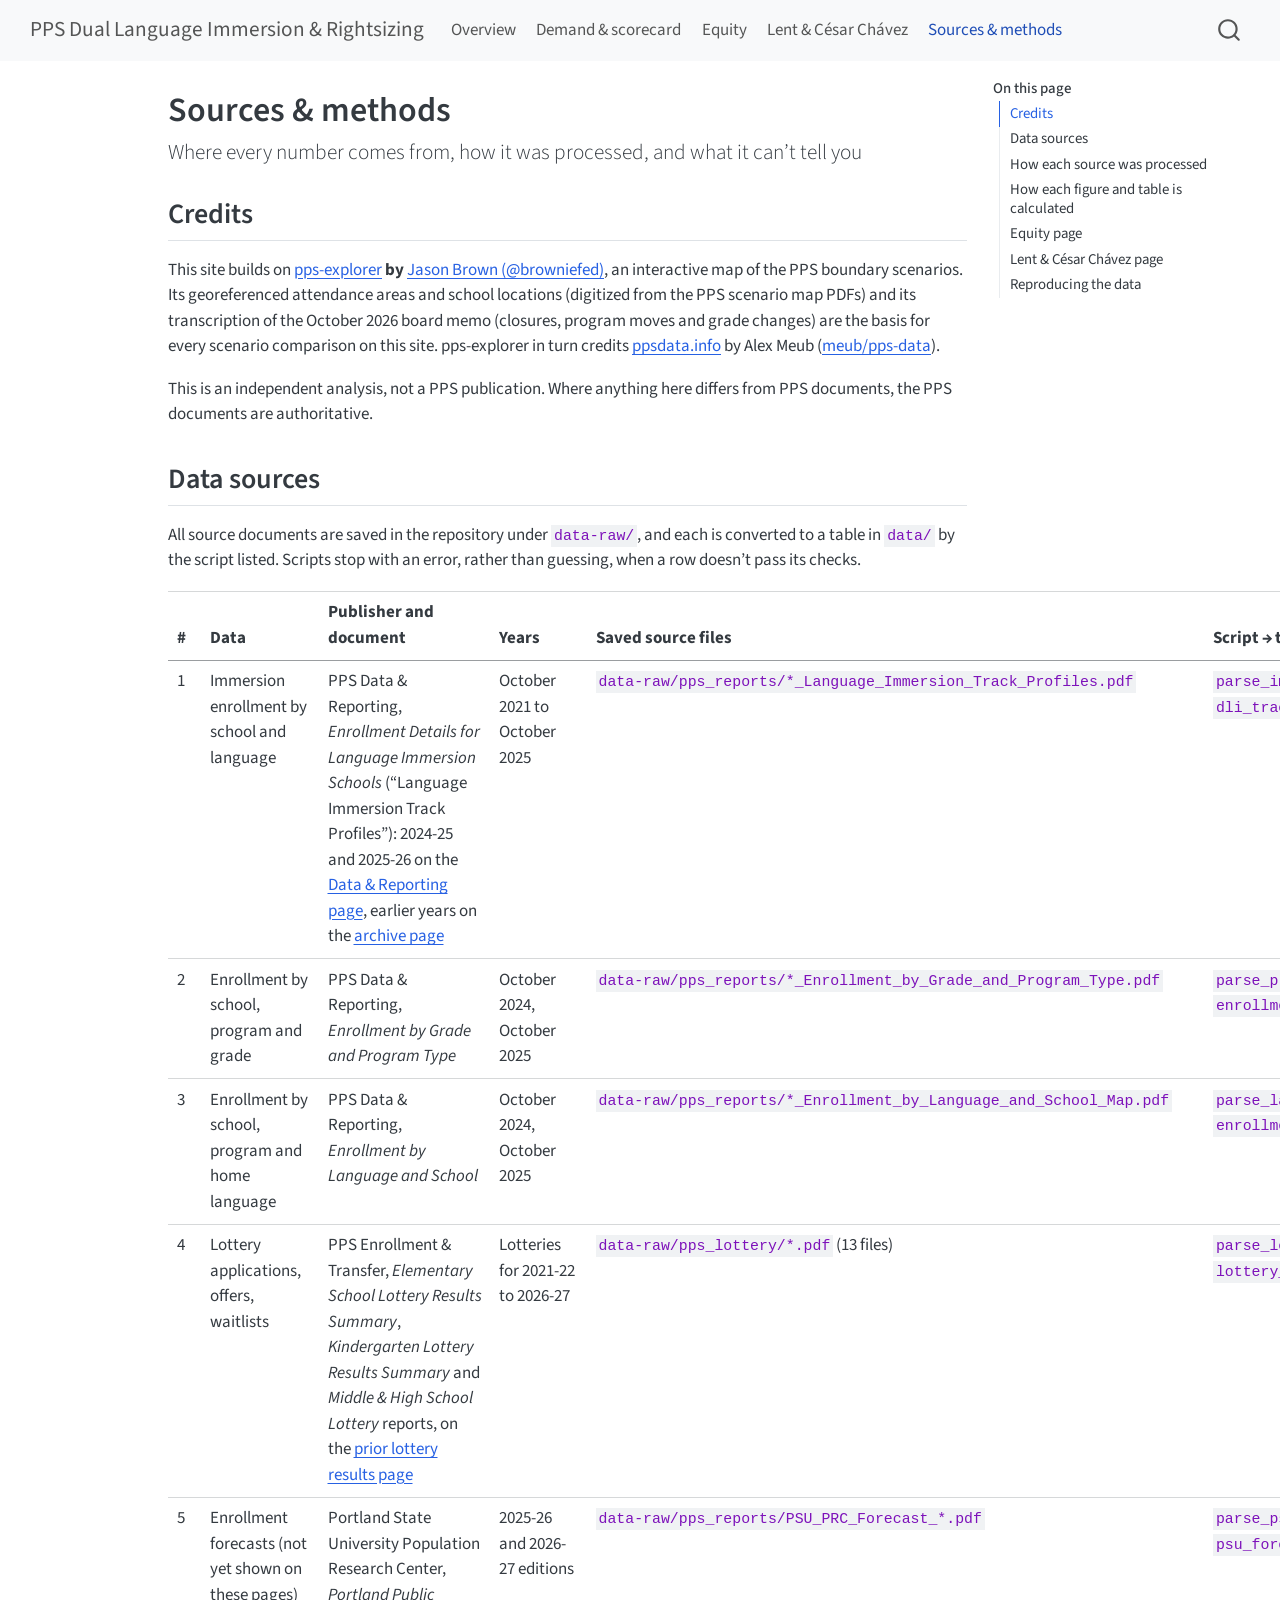
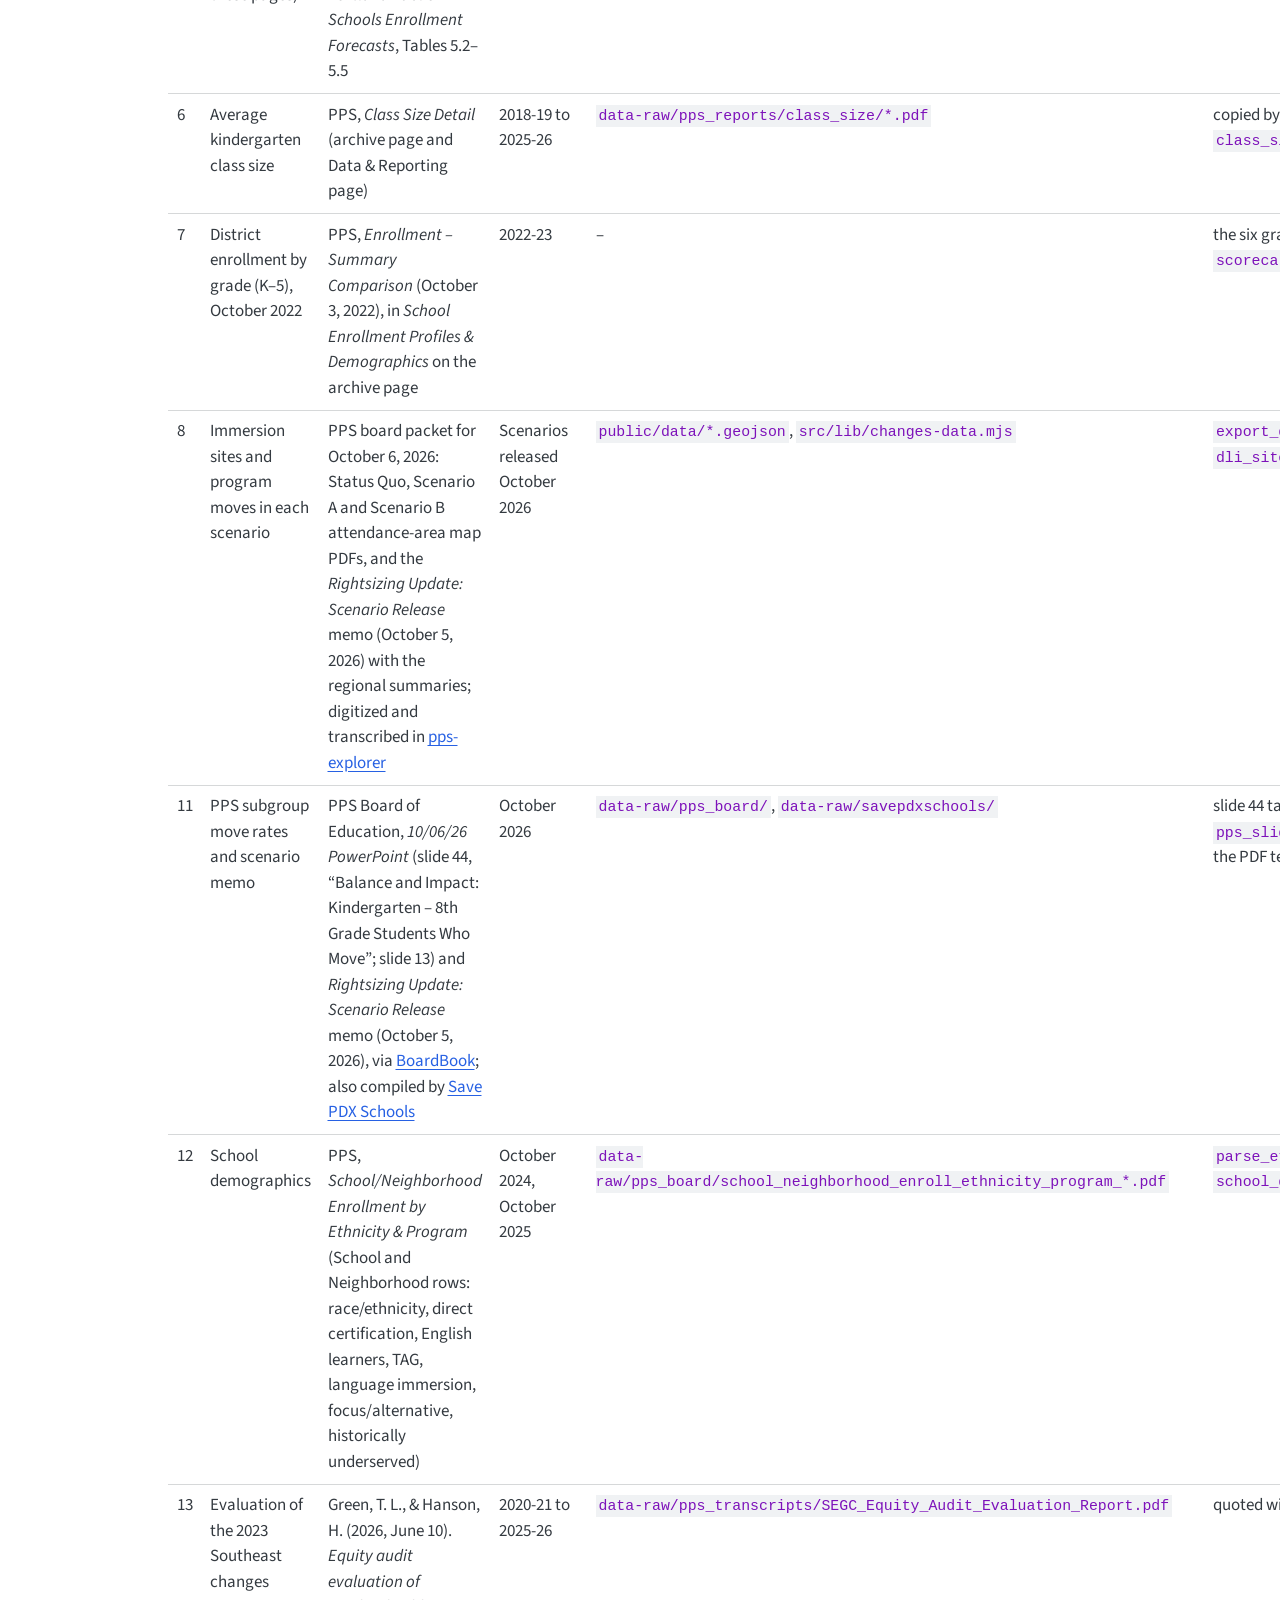
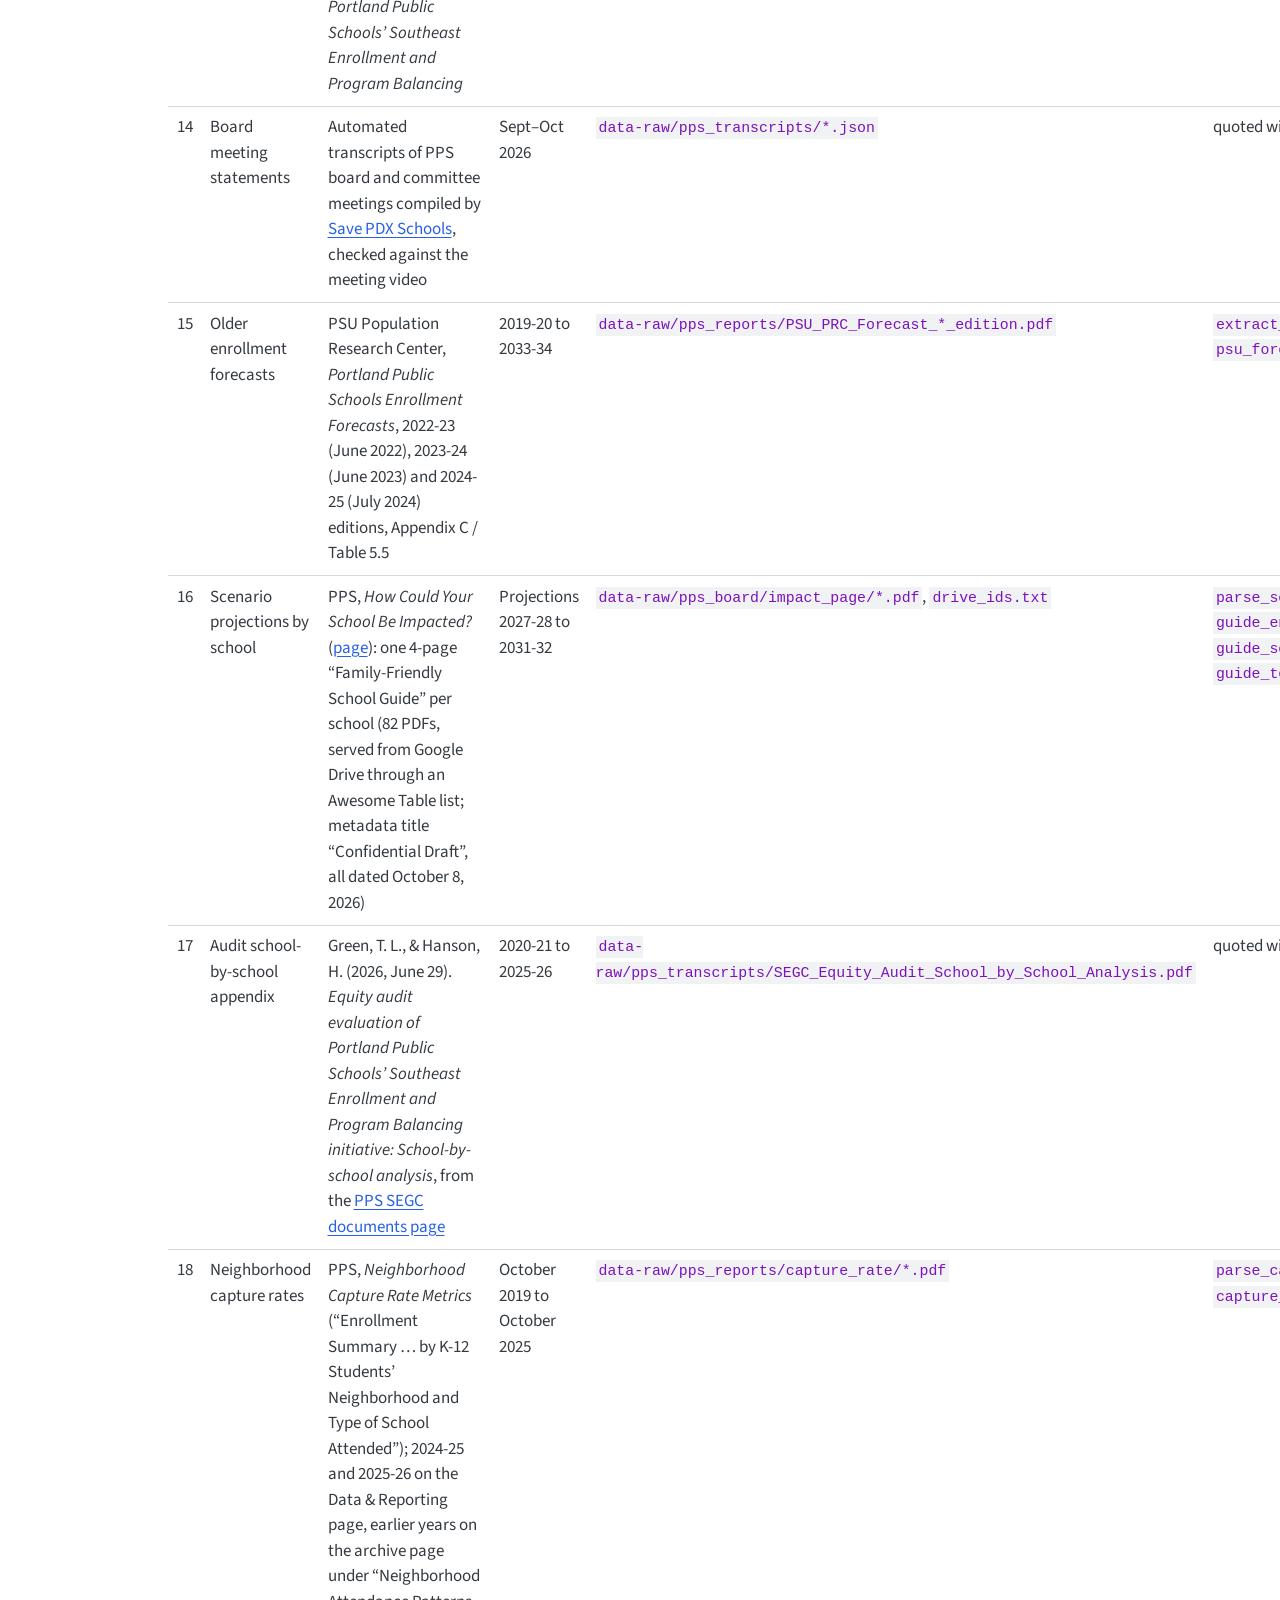
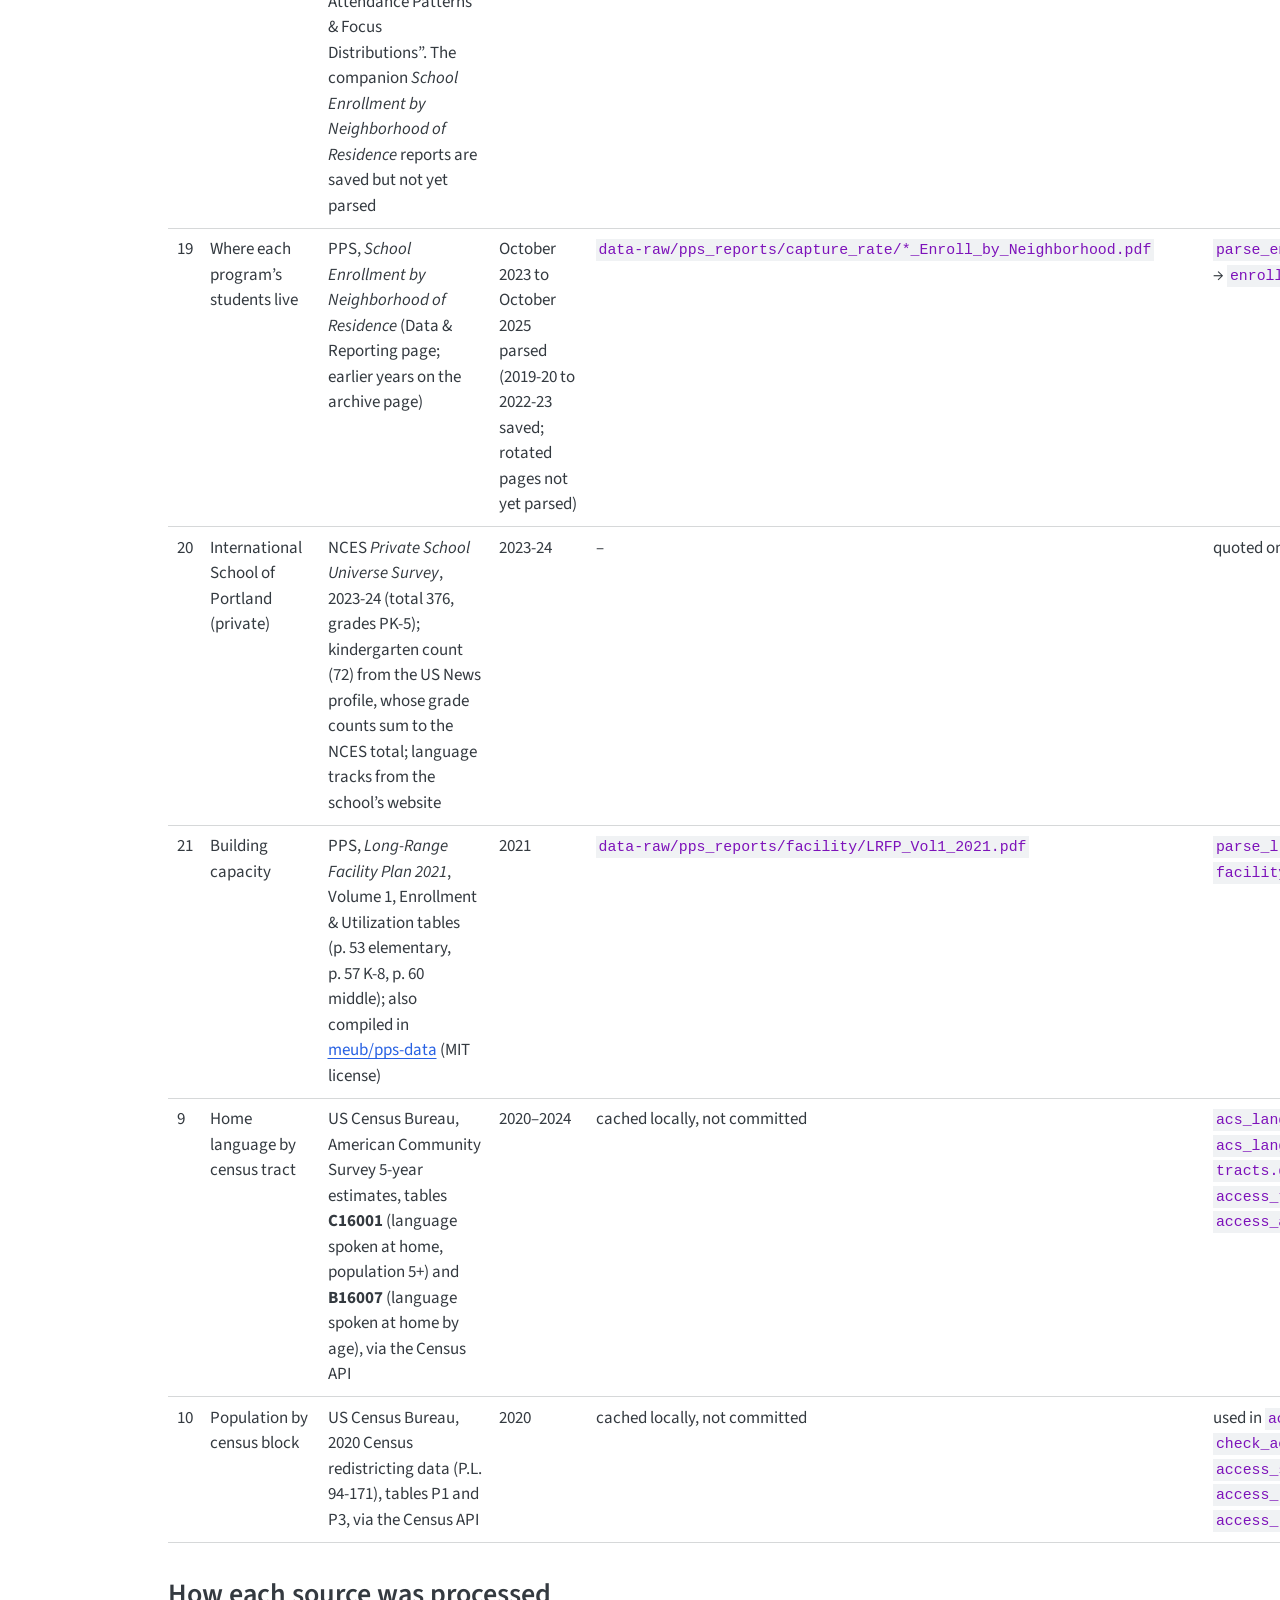
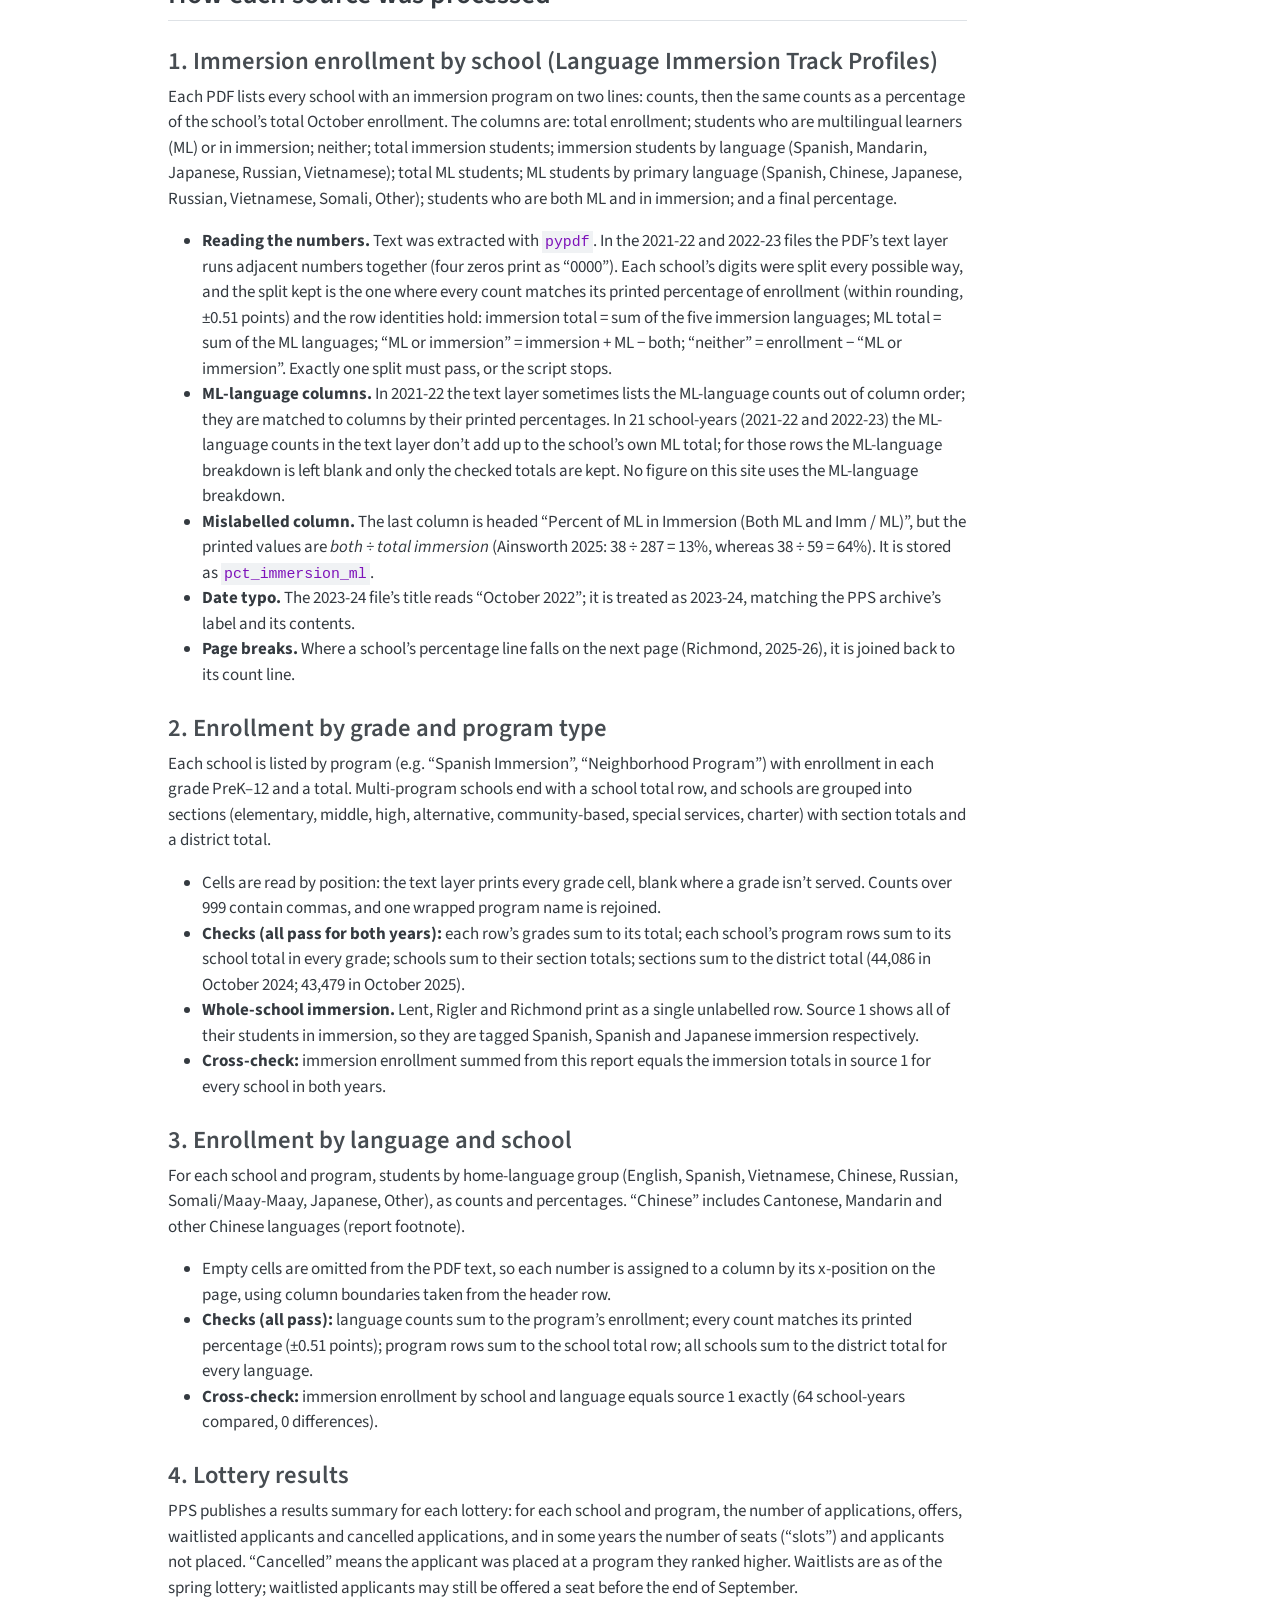
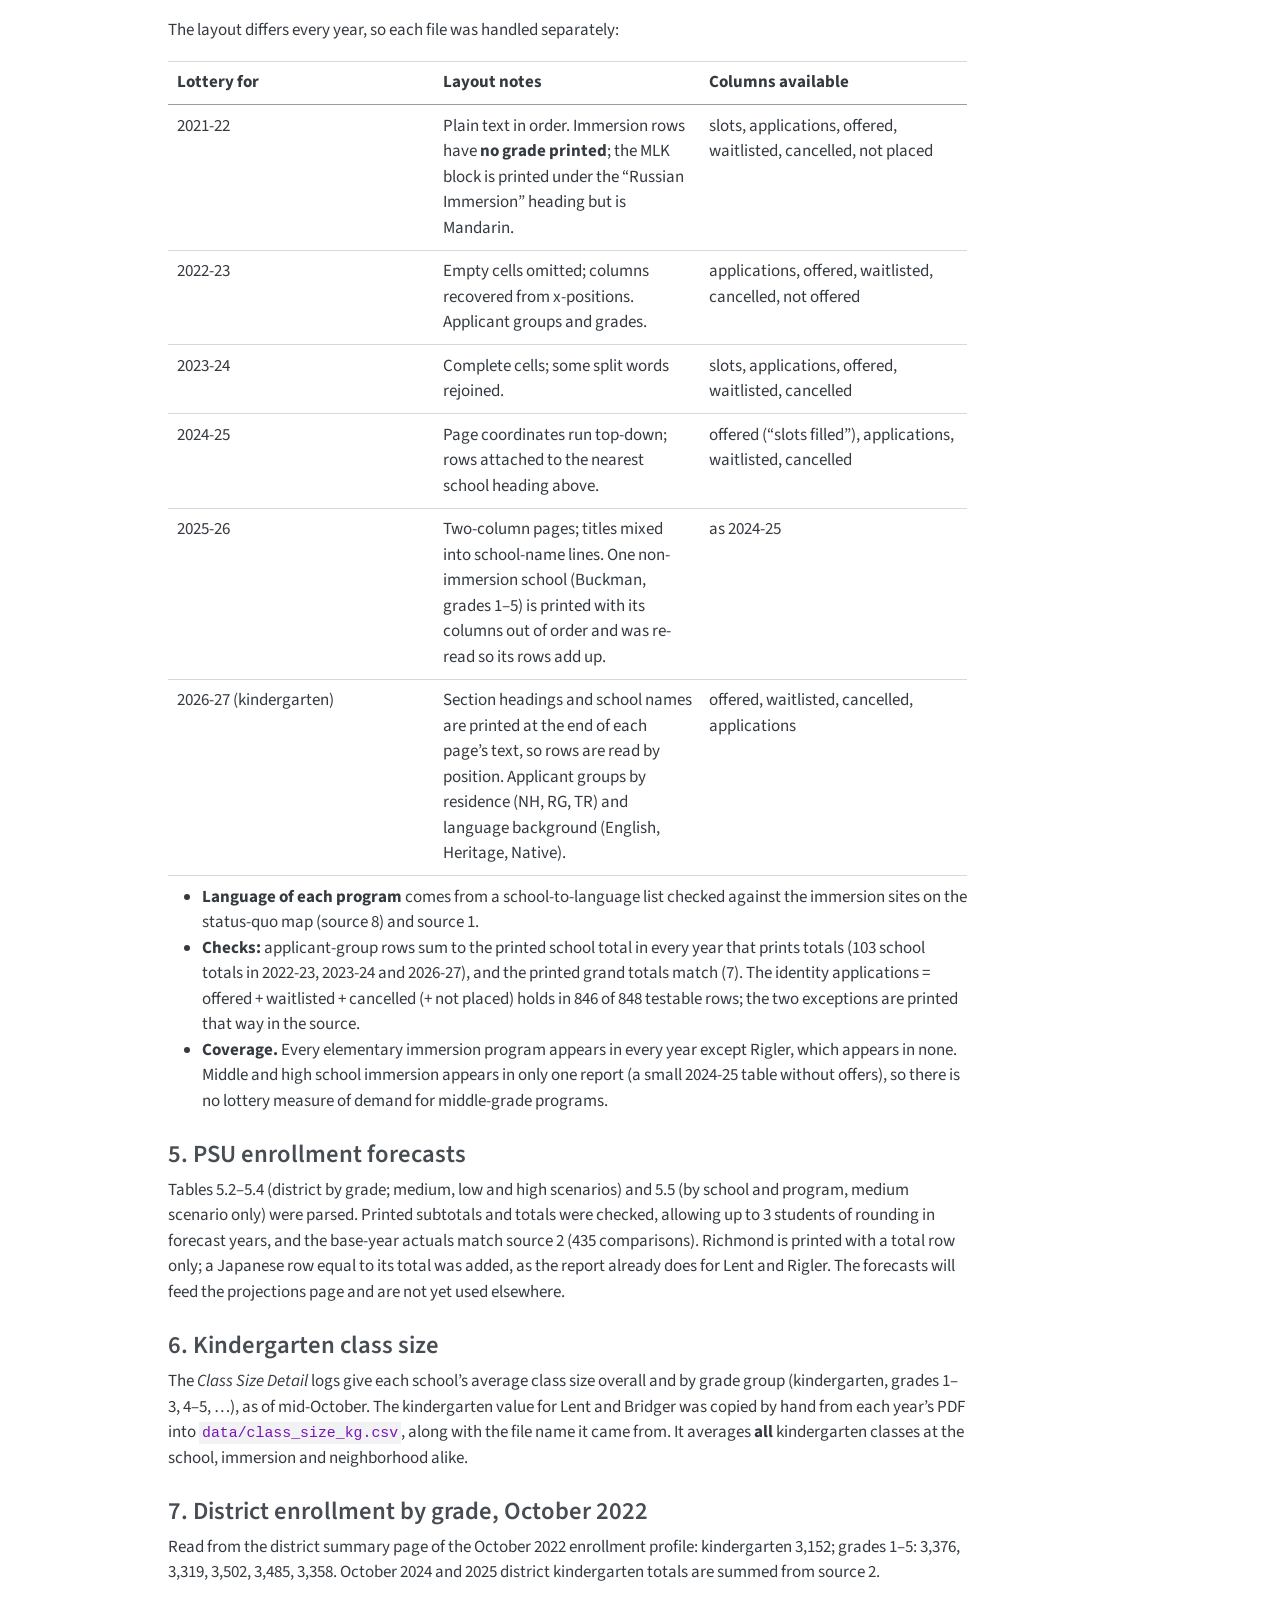
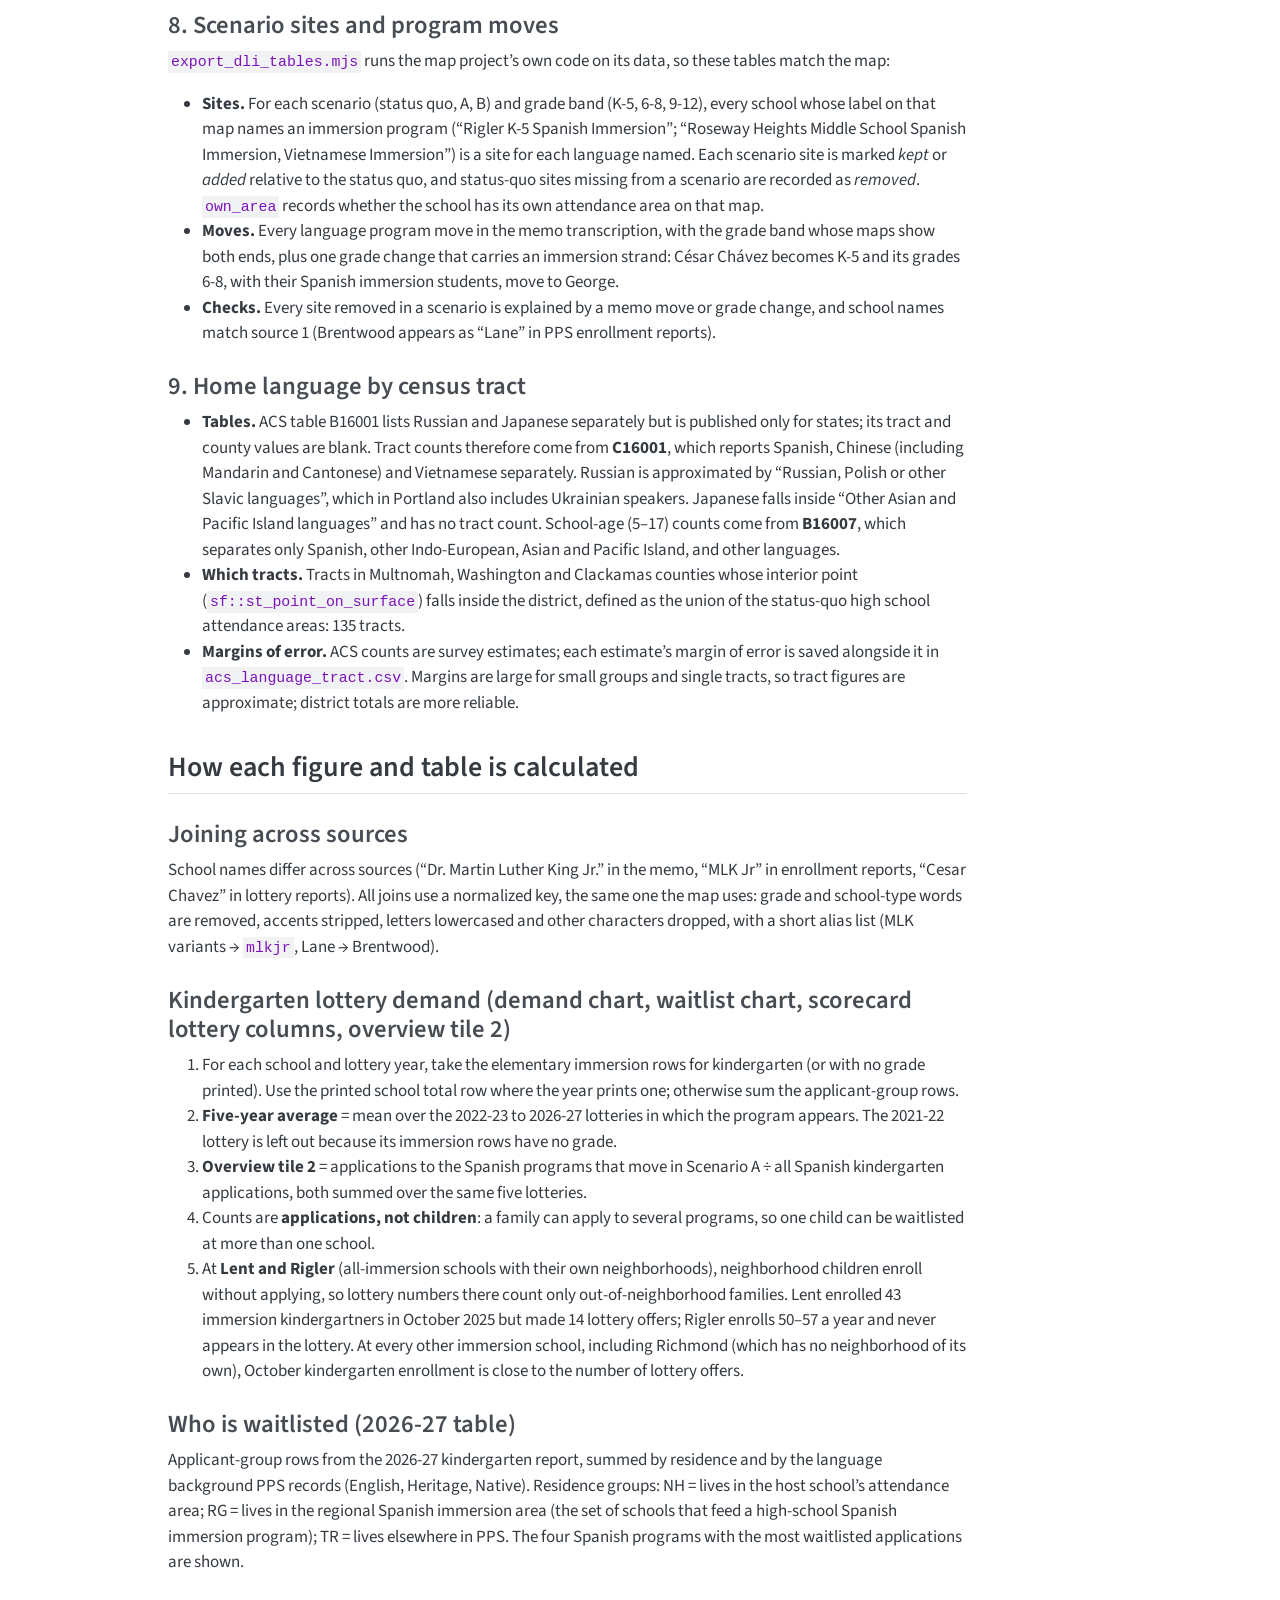
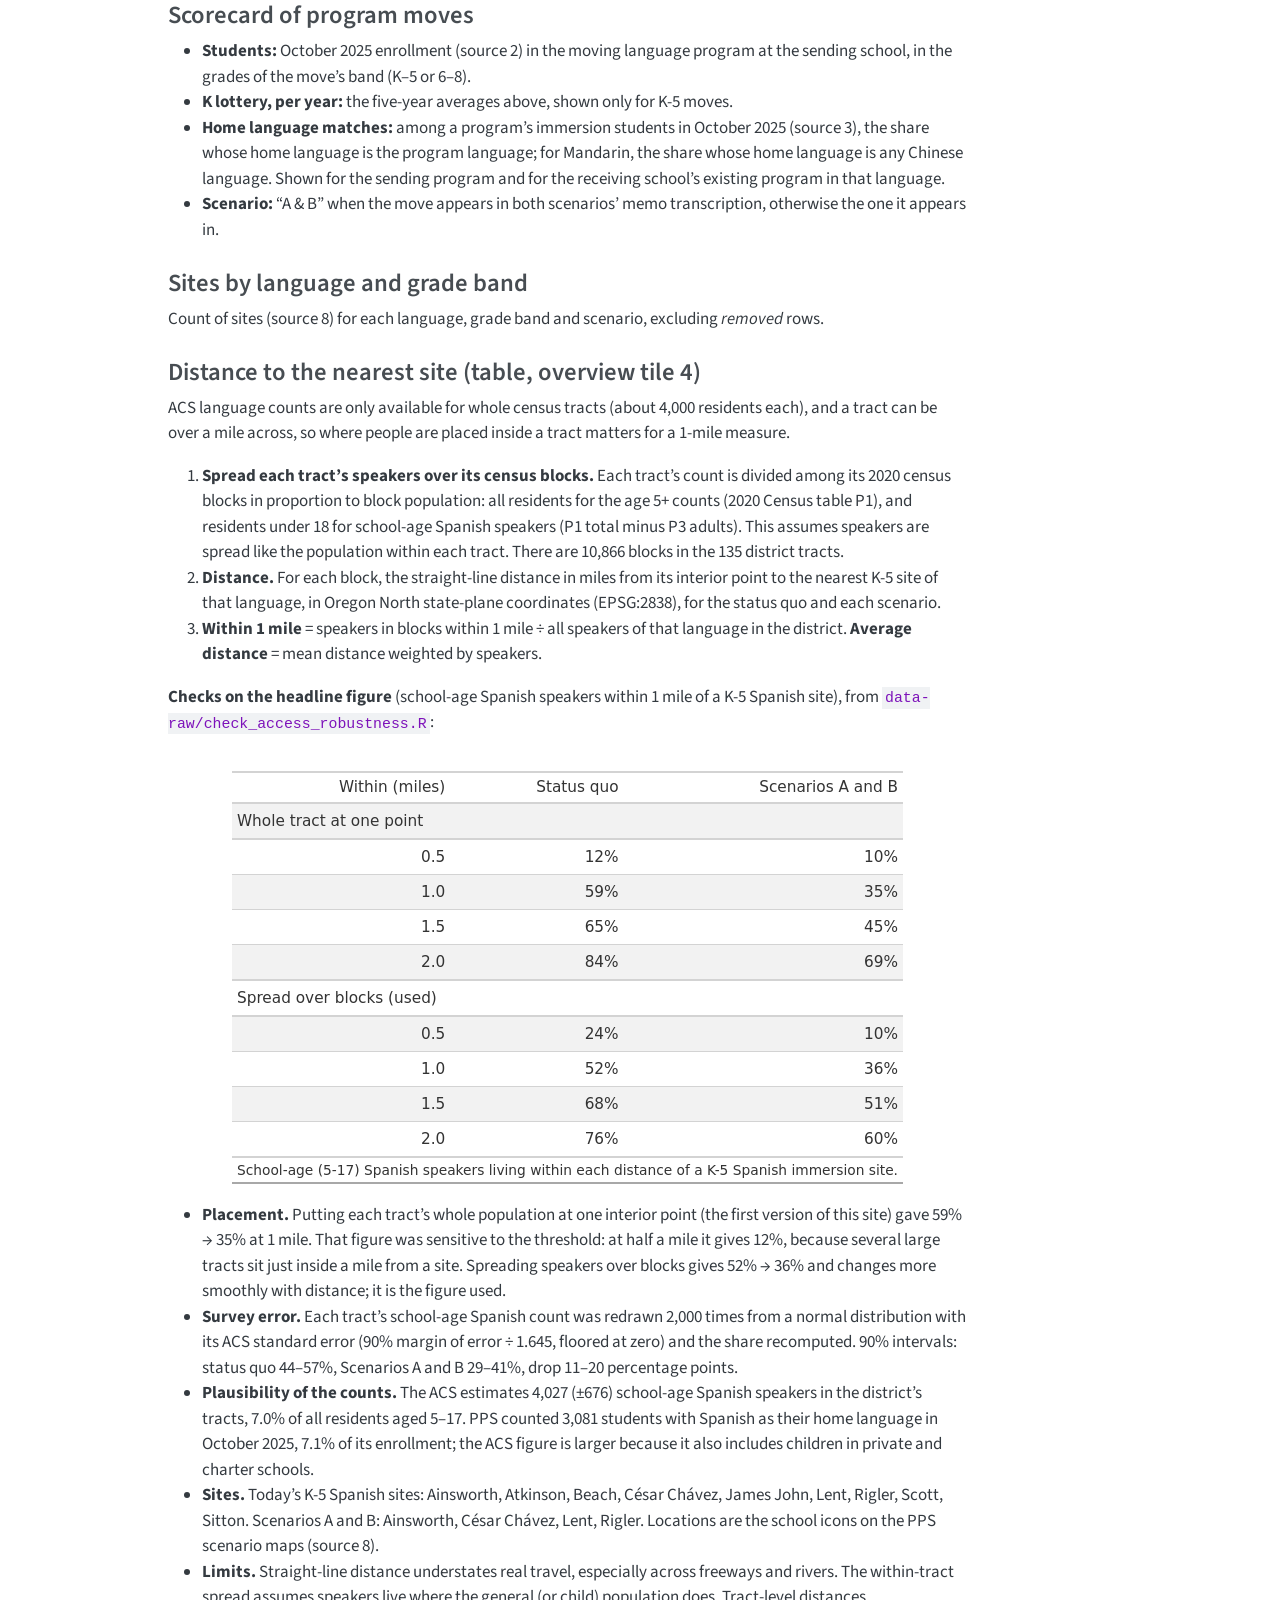
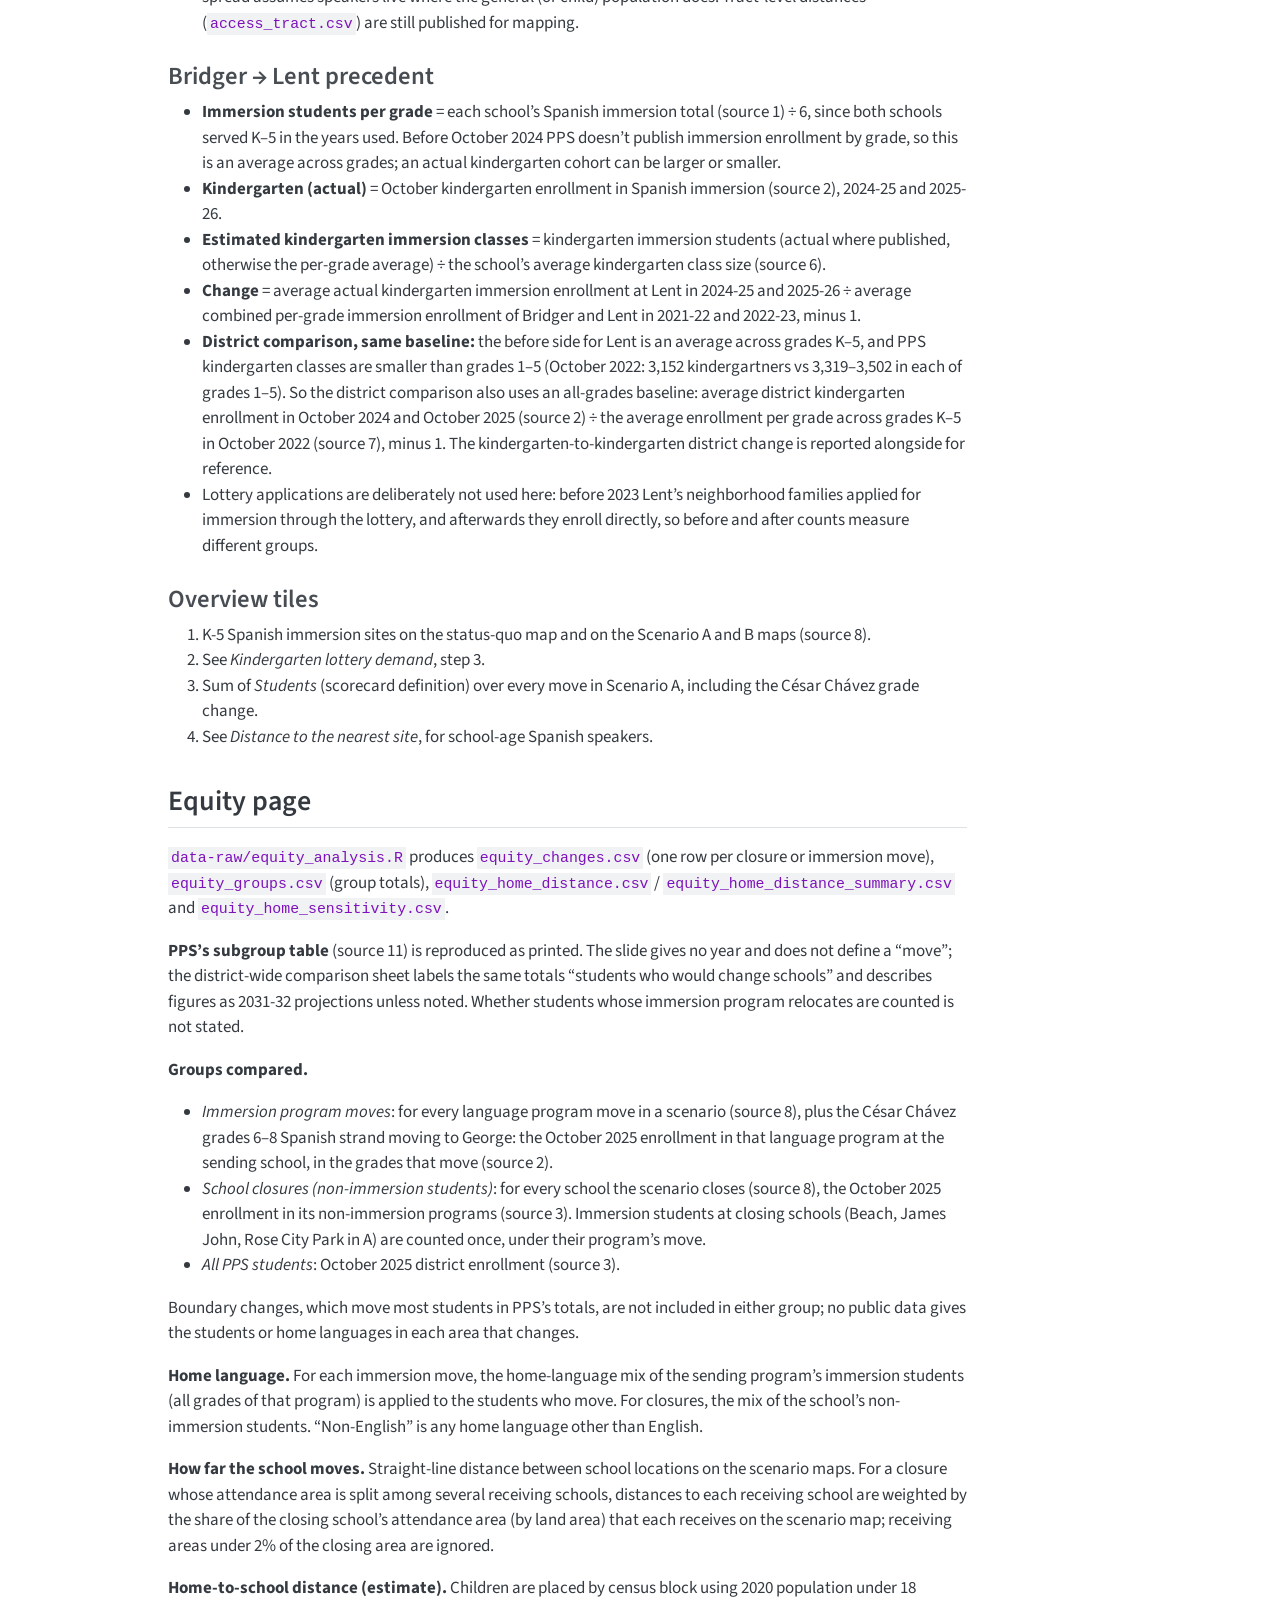
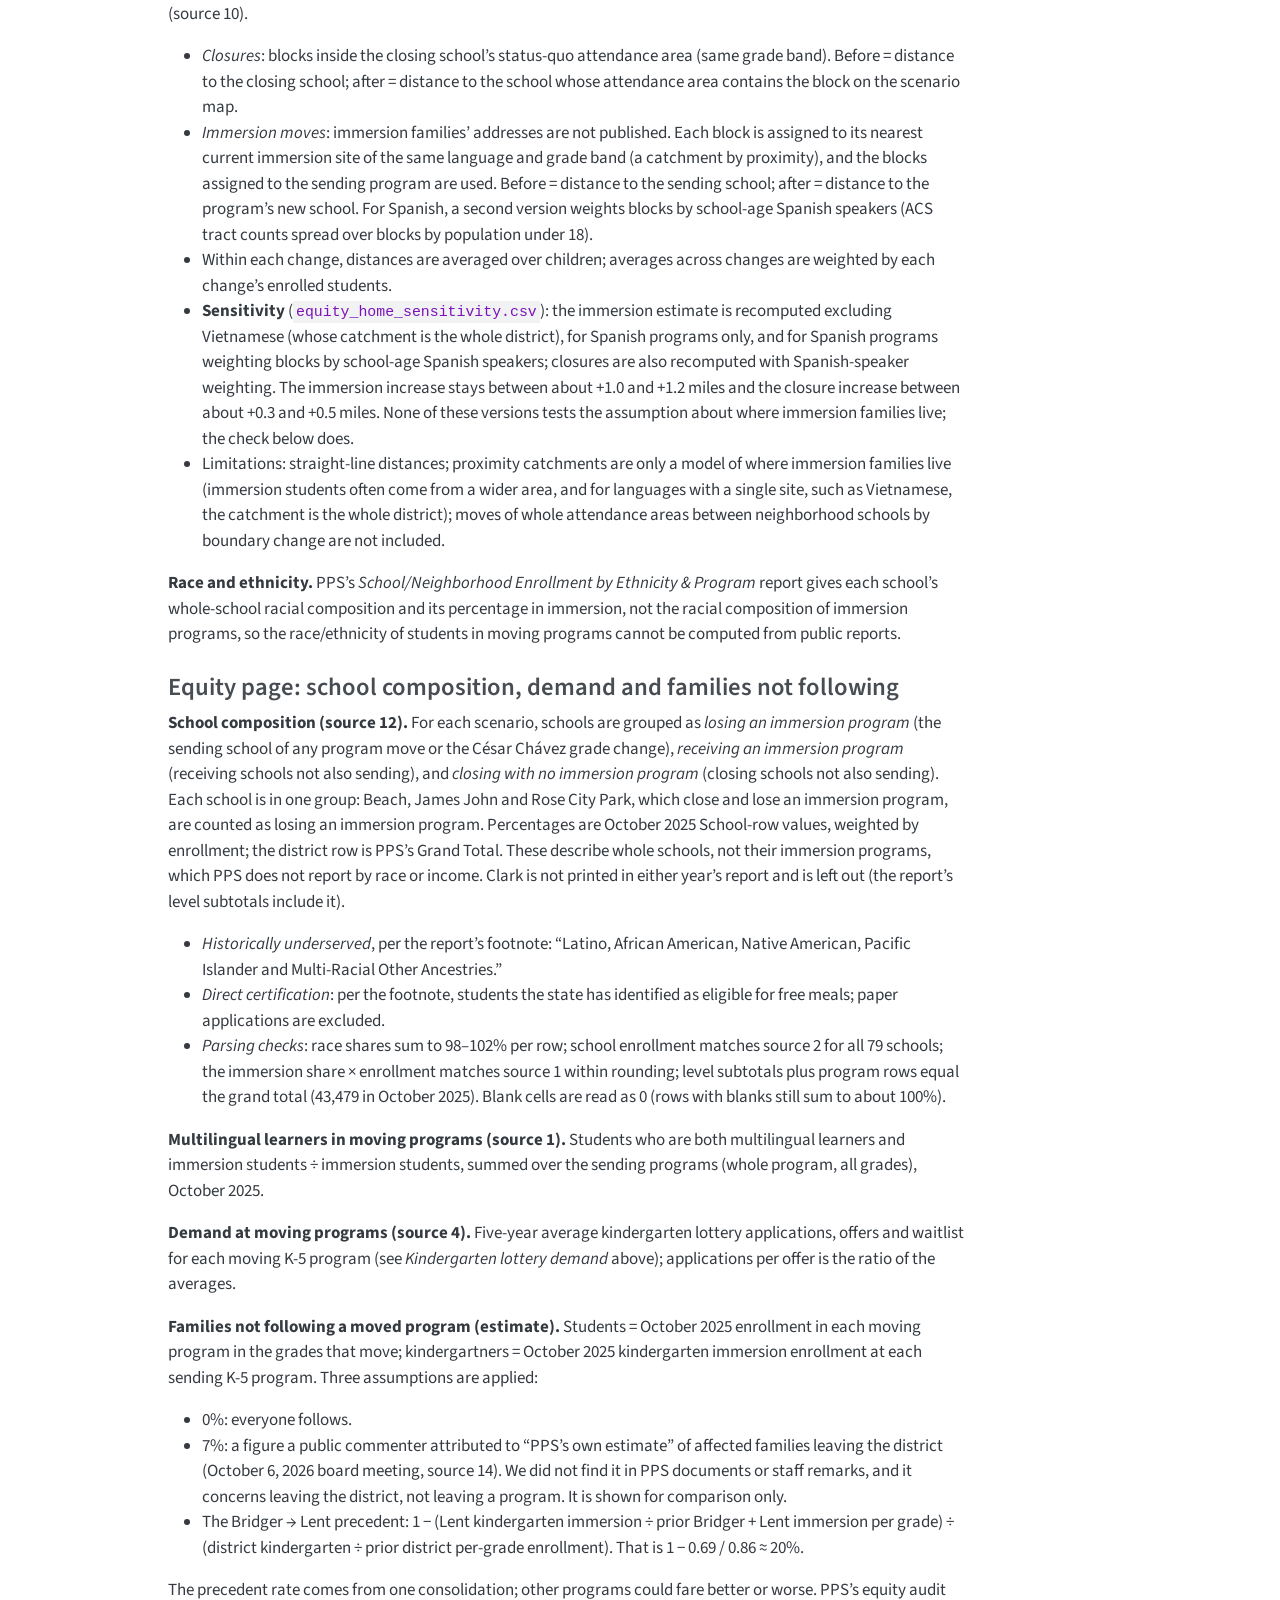
<file: methods.html>
<!DOCTYPE html>
<html xmlns="http://www.w3.org/1999/xhtml" lang="en" xml:lang="en"><head>

<meta charset="utf-8">
<meta name="generator" content="quarto-99.9.9">

<meta name="viewport" content="width=device-width, initial-scale=1.0, user-scalable=yes">


<title>Sources &amp; methods – PPS Dual Language Immersion &amp; Rightsizing</title>
<style>
/* Default styles provided by pandoc.
** See https://pandoc.org/MANUAL.html#variables-for-html for config info.
*/
code{white-space: pre-wrap;}
span.smallcaps{font-variant: small-caps;}
div.columns{display: flex; gap: min(4vw, 1.5em);}
div.column{flex: auto; overflow-x: auto;}
div.hanging-indent{margin-left: 1.5em; text-indent: -1.5em;}
ul.task-list{list-style: none;}
ul.task-list li input[type="checkbox"] {
  width: 0.8em;
  margin: 0 0.8em 0.2em -1em; /* quarto-specific, see https://github.com/quarto-dev/quarto-cli/issues/4556 */ 
  vertical-align: middle;
}
/* CSS for syntax highlighting */
html { -webkit-text-size-adjust: 100%; }
pre > code.sourceCode { white-space: pre; position: relative; }
pre > code.sourceCode > span { display: inline-block; line-height: 1.25; }
pre > code.sourceCode > span:empty { height: 1.2em; }
.sourceCode { overflow: visible; }
code.sourceCode > span { color: inherit; text-decoration: inherit; }
div.sourceCode { margin: 1em 0; }
pre.sourceCode { margin: 0; }
@media screen {
div.sourceCode { overflow: auto; }
}
@media print {
pre > code.sourceCode { white-space: pre-wrap; }
pre > code.sourceCode > span { text-indent: -5em; padding-left: 5em; }
}
pre.numberSource code
  { counter-reset: source-line 0; }
pre.numberSource code > span
  { position: relative; left: -4em; counter-increment: source-line; }
pre.numberSource code > span > a:first-child::before
  { content: counter(source-line);
    position: relative; left: -1em; text-align: right; vertical-align: baseline;
    border: none; display: inline-block;
    -webkit-touch-callout: none; -webkit-user-select: none;
    -khtml-user-select: none; -moz-user-select: none;
    -ms-user-select: none; user-select: none;
    padding: 0 4px; width: 4em;
  }
pre.numberSource { margin-left: 3em;  padding-left: 4px; }
div.sourceCode
  {   }
@media screen {
pre > code.sourceCode > span > a:first-child::before { text-decoration: underline; }
}
</style>


<script src="site_libs/quarto-nav/quarto-nav.js"></script>
<script src="site_libs/quarto-nav/headroom.min.js"></script>
<script src="site_libs/clipboard/clipboard.min.js"></script>
<script src="site_libs/quarto-search/autocomplete.umd.js"></script>
<script src="site_libs/quarto-search/fuse.min.js"></script>
<script src="site_libs/quarto-search/quarto-search.js"></script>
<meta name="quarto:offset" content="./">
<script src="site_libs/quarto-html/quarto.js" type="module"></script>
<script src="site_libs/quarto-html/tabsets/tabsets.js" type="module"></script>
<script src="site_libs/quarto-html/popper.min.js"></script>
<script src="site_libs/quarto-html/tippy.umd.min.js"></script>
<script src="site_libs/quarto-html/anchor.min.js"></script>
<link href="site_libs/quarto-html/tippy.css" rel="stylesheet">
<link href="site_libs/quarto-html/quarto-syntax-highlighting-3aa970819e70fbc78806154e5a1fcd28.css" rel="stylesheet" id="quarto-text-highlighting-styles">
<script src="site_libs/bootstrap/bootstrap.min.js"></script>
<link href="site_libs/bootstrap/bootstrap-icons.css" rel="stylesheet">
<link href="site_libs/bootstrap/bootstrap-31e826f58722547c212665d9f738b224.min.css" rel="stylesheet" append-hash="true" id="quarto-bootstrap" data-mode="light">
<script id="quarto-search-options" type="application/json">{
  "location": "navbar",
  "copy-button": false,
  "collapse-after": 3,
  "panel-placement": "end",
  "type": "overlay",
  "limit": 50,
  "keyboard-shortcut": [
    "f",
    "/",
    "s"
  ],
  "show-item-context": false,
  "language": {
    "search-no-results-text": "No results",
    "search-matching-documents-text": "matching documents",
    "search-copy-link-title": "Copy link to search",
    "search-hide-matches-text": "Hide additional matches",
    "search-more-match-text": "more match in this document",
    "search-more-matches-text": "more matches in this document",
    "search-clear-button-title": "Clear",
    "search-text-placeholder": "",
    "search-detached-cancel-button-title": "Cancel",
    "search-submit-button-title": "Submit",
    "search-label": "Search"
  }
}</script>


</head>

<body class="nav-fixed quarto-light">

<div id="quarto-search-results"></div>
  <header id="quarto-header" class="headroom fixed-top">
    <nav class="navbar navbar-expand-lg " data-bs-theme="dark">
      <div class="navbar-container container-fluid">
      <div class="navbar-brand-container mx-auto">
    <a class="navbar-brand" href="./index.html">
    <span class="navbar-title">PPS Dual Language Immersion &amp; Rightsizing</span>
    </a>
  </div>
            <div id="quarto-search" class="" title="Search"></div>
          <button class="navbar-toggler" type="button" data-bs-toggle="collapse" data-bs-target="#navbarCollapse" aria-controls="navbarCollapse" role="menu" aria-expanded="false" aria-label="Toggle navigation" onclick="if (window.quartoToggleHeadroom) { window.quartoToggleHeadroom(); }">
  <span class="navbar-toggler-icon"></span>
</button>
          <div class="collapse navbar-collapse" id="navbarCollapse">
            <ul class="navbar-nav navbar-nav-scroll me-auto">
  <li class="nav-item">
    <a class="nav-link" href="./index.html"> 
<span class="menu-text">Overview</span></a>
  </li>  
  <li class="nav-item">
    <a class="nav-link" href="./scorecard.html"> 
<span class="menu-text">Demand &amp; scorecard</span></a>
  </li>  
  <li class="nav-item">
    <a class="nav-link" href="./equity.html"> 
<span class="menu-text">Equity</span></a>
  </li>  
  <li class="nav-item">
    <a class="nav-link" href="./history.html"> 
<span class="menu-text">Lent &amp; César Chávez</span></a>
  </li>  
  <li class="nav-item">
    <a class="nav-link active" href="./methods.html" aria-current="page"> 
<span class="menu-text">Sources &amp; methods</span></a>
  </li>  
</ul>
          </div> <!-- /navcollapse -->
            <div class="quarto-navbar-tools">
</div>
      </div> <!-- /container-fluid -->
    </nav>
</header>
<!-- content -->
<div id="quarto-content" class="quarto-container page-columns page-rows-contents page-layout-article page-navbar">
<!-- sidebar -->
<!-- margin-sidebar -->
    <div id="quarto-margin-sidebar" class="sidebar margin-sidebar">
        <nav id="TOC" role="doc-toc" class="toc-active">
    <h2 id="toc-title">On this page</h2>
   
  <ul>
  <li><a href="#credits" id="toc-credits" class="nav-link active" data-scroll-target="#credits">Credits</a></li>
  <li><a href="#data-sources" id="toc-data-sources" class="nav-link" data-scroll-target="#data-sources">Data sources</a></li>
  <li><a href="#how-each-source-was-processed" id="toc-how-each-source-was-processed" class="nav-link" data-scroll-target="#how-each-source-was-processed">How each source was processed</a>
  <ul class="collapse">
  <li><a href="#immersion-enrollment-by-school-language-immersion-track-profiles" id="toc-immersion-enrollment-by-school-language-immersion-track-profiles" class="nav-link" data-scroll-target="#immersion-enrollment-by-school-language-immersion-track-profiles">1. Immersion enrollment by school (Language Immersion Track Profiles)</a></li>
  <li><a href="#enrollment-by-grade-and-program-type" id="toc-enrollment-by-grade-and-program-type" class="nav-link" data-scroll-target="#enrollment-by-grade-and-program-type">2. Enrollment by grade and program type</a></li>
  <li><a href="#enrollment-by-language-and-school" id="toc-enrollment-by-language-and-school" class="nav-link" data-scroll-target="#enrollment-by-language-and-school">3. Enrollment by language and school</a></li>
  <li><a href="#lottery-results" id="toc-lottery-results" class="nav-link" data-scroll-target="#lottery-results">4. Lottery results</a></li>
  <li><a href="#psu-enrollment-forecasts" id="toc-psu-enrollment-forecasts" class="nav-link" data-scroll-target="#psu-enrollment-forecasts">5. PSU enrollment forecasts</a></li>
  <li><a href="#kindergarten-class-size" id="toc-kindergarten-class-size" class="nav-link" data-scroll-target="#kindergarten-class-size">6. Kindergarten class size</a></li>
  <li><a href="#district-enrollment-by-grade-october-2022" id="toc-district-enrollment-by-grade-october-2022" class="nav-link" data-scroll-target="#district-enrollment-by-grade-october-2022">7. District enrollment by grade, October 2022</a></li>
  <li><a href="#scenario-sites-and-program-moves" id="toc-scenario-sites-and-program-moves" class="nav-link" data-scroll-target="#scenario-sites-and-program-moves">8. Scenario sites and program moves</a></li>
  <li><a href="#home-language-by-census-tract" id="toc-home-language-by-census-tract" class="nav-link" data-scroll-target="#home-language-by-census-tract">9. Home language by census tract</a></li>
  </ul></li>
  <li><a href="#how-each-figure-and-table-is-calculated" id="toc-how-each-figure-and-table-is-calculated" class="nav-link" data-scroll-target="#how-each-figure-and-table-is-calculated">How each figure and table is calculated</a>
  <ul class="collapse">
  <li><a href="#joining-across-sources" id="toc-joining-across-sources" class="nav-link" data-scroll-target="#joining-across-sources">Joining across sources</a></li>
  <li><a href="#kindergarten-lottery-demand-demand-chart-waitlist-chart-scorecard-lottery-columns-overview-tile-2" id="toc-kindergarten-lottery-demand-demand-chart-waitlist-chart-scorecard-lottery-columns-overview-tile-2" class="nav-link" data-scroll-target="#kindergarten-lottery-demand-demand-chart-waitlist-chart-scorecard-lottery-columns-overview-tile-2">Kindergarten lottery demand (demand chart, waitlist chart, scorecard lottery columns, overview tile 2)</a></li>
  <li><a href="#who-is-waitlisted-2026-27-table" id="toc-who-is-waitlisted-2026-27-table" class="nav-link" data-scroll-target="#who-is-waitlisted-2026-27-table">Who is waitlisted (2026-27 table)</a></li>
  <li><a href="#scorecard-of-program-moves" id="toc-scorecard-of-program-moves" class="nav-link" data-scroll-target="#scorecard-of-program-moves">Scorecard of program moves</a></li>
  <li><a href="#sites-by-language-and-grade-band" id="toc-sites-by-language-and-grade-band" class="nav-link" data-scroll-target="#sites-by-language-and-grade-band">Sites by language and grade band</a></li>
  <li><a href="#distance-to-the-nearest-site-table-overview-tile-4" id="toc-distance-to-the-nearest-site-table-overview-tile-4" class="nav-link" data-scroll-target="#distance-to-the-nearest-site-table-overview-tile-4">Distance to the nearest site (table, overview tile 4)</a></li>
  <li><a href="#bridger-lent-precedent" id="toc-bridger-lent-precedent" class="nav-link" data-scroll-target="#bridger-lent-precedent">Bridger → Lent precedent</a></li>
  <li><a href="#overview-tiles" id="toc-overview-tiles" class="nav-link" data-scroll-target="#overview-tiles">Overview tiles</a></li>
  </ul></li>
  <li><a href="#equity" id="toc-equity" class="nav-link" data-scroll-target="#equity">Equity page</a>
  <ul class="collapse">
  <li><a href="#equity-page-school-composition-demand-and-families-not-following" id="toc-equity-page-school-composition-demand-and-families-not-following" class="nav-link" data-scroll-target="#equity-page-school-composition-demand-and-families-not-following">Equity page: school composition, demand and families not following</a></li>
  <li><a href="#share-of-a-moved-program-pps-projects-to-follow-it-sources-5-and-16" id="toc-share-of-a-moved-program-pps-projects-to-follow-it-sources-5-and-16" class="nav-link" data-scroll-target="#share-of-a-moved-program-pps-projects-to-follow-it-sources-5-and-16">Share of a moved program PPS projects to follow it (sources 5 and 16)</a></li>
  <li><a href="#lents-2023-projection-and-staff-accounts-sources-13-and-17" id="toc-lents-2023-projection-and-staff-accounts-sources-13-and-17" class="nav-link" data-scroll-target="#lents-2023-projection-and-staff-accounts-sources-13-and-17">Lent’s 2023 projection and staff accounts (sources 13 and 17)</a></li>
  <li><a href="#neighborhood-capture-rates-source-18" id="toc-neighborhood-capture-rates-source-18" class="nav-link" data-scroll-target="#neighborhood-capture-rates-source-18">Neighborhood capture rates (source 18)</a></li>
  <li><a href="#checking-the-home-to-school-model-against-where-students-live-source-19" id="toc-checking-the-home-to-school-model-against-where-students-live-source-19" class="nav-link" data-scroll-target="#checking-the-home-to-school-model-against-where-students-live-source-19">Checking the home-to-school model against where students live (source 19)</a></li>
  <li><a href="#southeast-seats-demand-and-site-context-sources-2-4-9-10-19" id="toc-southeast-seats-demand-and-site-context-sources-2-4-9-10-19" class="nav-link" data-scroll-target="#southeast-seats-demand-and-site-context-sources-2-4-9-10-19">Southeast seats, demand and site context (sources 2, 4, 9, 10, 19)</a></li>
  </ul></li>
  <li><a href="#history" id="toc-history" class="nav-link" data-scroll-target="#history">Lent &amp; César Chávez page</a></li>
  <li><a href="#reproducing-the-data" id="toc-reproducing-the-data" class="nav-link" data-scroll-target="#reproducing-the-data">Reproducing the data</a></li>
  </ul>
</nav>
    </div>
<!-- main -->
<main class="content" id="quarto-document-content">

<header id="title-block-header" class="quarto-title-block default">
<div class="quarto-title">
<h1 class="title">Sources &amp; methods</h1>
<p class="subtitle lead">Where every number comes from, how it was processed, and what it can’t tell you</p>
</div>



<div class="quarto-title-meta">

    
  
    
  </div>
  


</header>


<section id="credits" class="level2">
<h2 class="anchored" data-anchor-id="credits">Credits</h2>
<p>This site builds on <strong><a href="https://github.com/browniefed/pps-explorer">pps-explorer</a> by <a href="https://github.com/browniefed">Jason Brown (<span class="citation" data-cites="browniefed">@browniefed</span>)</a></strong>, an interactive map of the PPS boundary scenarios. Its georeferenced attendance areas and school locations (digitized from the PPS scenario map PDFs) and its transcription of the October 2026 board memo (closures, program moves and grade changes) are the basis for every scenario comparison on this site. pps-explorer in turn credits <a href="https://ppsdata.info">ppsdata.info</a> by Alex Meub (<a href="https://github.com/meub/pps-data">meub/pps-data</a>).</p>
<p>This is an independent analysis, not a PPS publication. Where anything here differs from PPS documents, the PPS documents are authoritative.</p>
</section>
<section id="data-sources" class="level2">
<h2 class="anchored" data-anchor-id="data-sources">Data sources</h2>
<p>All source documents are saved in the repository under <code>data-raw/</code>, and each is converted to a table in <code>data/</code> by the script listed. Scripts stop with an error, rather than guessing, when a row doesn’t pass its checks.</p>
<table class="caption-top table">
<thead>
<tr class="header">
<th>#</th>
<th>Data</th>
<th>Publisher and document</th>
<th>Years</th>
<th>Saved source files</th>
<th>Script → table</th>
</tr>
</thead>
<tbody>
<tr class="odd">
<td>1</td>
<td>Immersion enrollment by school and language</td>
<td>PPS Data &amp; Reporting, <em>Enrollment Details for Language Immersion Schools</em> (“Language Immersion Track Profiles”): 2024-25 and 2025-26 on the <a href="https://www.pps.net/departments/dataaccountability/data-and-accountability/data-strategy-and-insights/data-and-reporting">Data &amp; Reporting page</a>, earlier years on the <a href="https://www.pps.net/departments/dataaccountability/data-and-accountability/data-strategy-and-insights/archives">archive page</a></td>
<td>October 2021 to October 2025</td>
<td><code>data-raw/pps_reports/*_Language_Immersion_Track_Profiles.pdf</code></td>
<td><code>parse_immersion_profiles.py</code> → <code>dli_track_profiles.csv</code></td>
</tr>
<tr class="even">
<td>2</td>
<td>Enrollment by school, program and grade</td>
<td>PPS Data &amp; Reporting, <em>Enrollment by Grade and Program Type</em></td>
<td>October 2024, October 2025</td>
<td><code>data-raw/pps_reports/*_Enrollment_by_Grade_and_Program_Type.pdf</code></td>
<td><code>parse_program_type.py</code> → <code>enrollment_by_program_grade.csv</code></td>
</tr>
<tr class="odd">
<td>3</td>
<td>Enrollment by school, program and home language</td>
<td>PPS Data &amp; Reporting, <em>Enrollment by Language and School</em></td>
<td>October 2024, October 2025</td>
<td><code>data-raw/pps_reports/*_Enrollment_by_Language_and_School_Map.pdf</code></td>
<td><code>parse_language_by_school.py</code> → <code>enrollment_by_language.csv</code></td>
</tr>
<tr class="even">
<td>4</td>
<td>Lottery applications, offers, waitlists</td>
<td>PPS Enrollment &amp; Transfer, <em>Elementary School Lottery Results Summary</em>, <em>Kindergarten Lottery Results Summary</em> and <em>Middle &amp; High School Lottery</em> reports, on the <a href="https://www.pps.net/departments/enrollment-transfer/transfer-english/lottery/prior-transfer-data">prior lottery results page</a></td>
<td>Lotteries for 2021-22 to 2026-27</td>
<td><code>data-raw/pps_lottery/*.pdf</code> (13 files)</td>
<td><code>parse_lottery.py</code> → <code>lottery_results.csv</code></td>
</tr>
<tr class="odd">
<td>5</td>
<td>Enrollment forecasts (not yet shown on these pages)</td>
<td>Portland State University Population Research Center, <em>Portland Public Schools Enrollment Forecasts</em>, Tables 5.2–5.5</td>
<td>2025-26 and 2026-27 editions</td>
<td><code>data-raw/pps_reports/PSU_PRC_Forecast_*.pdf</code></td>
<td><code>parse_psu_forecast.py</code> → <code>psu_forecast.csv</code></td>
</tr>
<tr class="even">
<td>6</td>
<td>Average kindergarten class size</td>
<td>PPS, <em>Class Size Detail</em> (archive page and Data &amp; Reporting page)</td>
<td>2018-19 to 2025-26</td>
<td><code>data-raw/pps_reports/class_size/*.pdf</code></td>
<td>copied by hand for Lent and Bridger → <code>class_size_kg.csv</code></td>
</tr>
<tr class="odd">
<td>7</td>
<td>District enrollment by grade (K–5), October 2022</td>
<td>PPS, <em>Enrollment – Summary Comparison</em> (October 3, 2022), in <em>School Enrollment Profiles &amp; Demographics</em> on the archive page</td>
<td>2022-23</td>
<td>–</td>
<td>the six grade totals, entered directly in <code>scorecard.qmd</code></td>
</tr>
<tr class="even">
<td>8</td>
<td>Immersion sites and program moves in each scenario</td>
<td>PPS board packet for October 6, 2026: Status Quo, Scenario A and Scenario B attendance-area map PDFs, and the <em>Rightsizing Update: Scenario Release</em> memo (October 5, 2026) with the regional summaries; digitized and transcribed in <a href="https://github.com/browniefed/pps-explorer">pps-explorer</a></td>
<td>Scenarios released October 2026</td>
<td><code>public/data/*.geojson</code>, <code>src/lib/changes-data.mjs</code></td>
<td><code>export_dli_tables.mjs</code> → <code>dli_sites.csv</code>, <code>dli_moves.csv</code></td>
</tr>
<tr class="odd">
<td>11</td>
<td>PPS subgroup move rates and scenario memo</td>
<td>PPS Board of Education, <em>10/06/26 PowerPoint</em> (slide 44, “Balance and Impact: Kindergarten – 8th Grade Students Who Move”; slide 13) and <em>Rightsizing Update: Scenario Release</em> memo (October 5, 2026), via <a href="https://meetings.boardbook.org/Public/Agenda/915?meeting=769955">BoardBook</a>; also compiled by <a href="https://savepdxschools.org/">Save PDX Schools</a></td>
<td>October 2026</td>
<td><code>data-raw/pps_board/</code>, <code>data-raw/savepdxschools/</code></td>
<td>slide 44 table copied to <code>pps_slide44.csv</code> (checked against the PDF text)</td>
</tr>
<tr class="even">
<td>12</td>
<td>School demographics</td>
<td>PPS, <em>School/Neighborhood Enrollment by Ethnicity &amp; Program</em> (School and Neighborhood rows: race/ethnicity, direct certification, English learners, TAG, language immersion, focus/alternative, historically underserved)</td>
<td>October 2024, October 2025</td>
<td><code>data-raw/pps_board/school_neighborhood_enroll_ethnicity_program_*.pdf</code></td>
<td><code>parse_ethnicity_program.py</code> → <code>school_demographics.csv</code></td>
</tr>
<tr class="odd">
<td>13</td>
<td>Evaluation of the 2023 Southeast changes</td>
<td>Green, T. L., &amp; Hanson, H. (2026, June 10). <em>Equity audit evaluation of Portland Public Schools’ Southeast Enrollment and Program Balancing</em></td>
<td>2020-21 to 2025-26</td>
<td><code>data-raw/pps_transcripts/SEGC_Equity_Audit_Evaluation_Report.pdf</code></td>
<td>quoted with page numbers</td>
</tr>
<tr class="even">
<td>14</td>
<td>Board meeting statements</td>
<td>Automated transcripts of PPS board and committee meetings compiled by <a href="https://savepdxschools.org/transcripts/">Save PDX Schools</a>, checked against the meeting video</td>
<td>Sept–Oct 2026</td>
<td><code>data-raw/pps_transcripts/*.json</code></td>
<td>quoted with meeting, date and time</td>
</tr>
<tr class="odd">
<td>15</td>
<td>Older enrollment forecasts</td>
<td>PSU Population Research Center, <em>Portland Public Schools Enrollment Forecasts</em>, 2022-23 (June 2022), 2023-24 (June 2023) and 2024-25 (July 2024) editions, Appendix C / Table 5.5</td>
<td>2019-20 to 2033-34</td>
<td><code>data-raw/pps_reports/PSU_PRC_Forecast_*_edition.pdf</code></td>
<td><code>extract_psu_premove.py</code> → <code>psu_forecast_premove.csv</code></td>
</tr>
<tr class="even">
<td>16</td>
<td>Scenario projections by school</td>
<td>PPS, <em>How Could Your School Be Impacted?</em> (<a href="https://www.pps.net/about/portland-public-schools-information/rightsize/how-could-your-school-be-impacted">page</a>): one 4-page “Family-Friendly School Guide” per school (82 PDFs, served from Google Drive through an Awesome Table list; metadata title “Confidential Draft”, all dated October 8, 2026)</td>
<td>Projections 2027-28 to 2031-32</td>
<td><code>data-raw/pps_board/impact_page/*.pdf</code>, <code>drive_ids.txt</code></td>
<td><code>parse_school_guides.py</code> → <code>guide_enrollment.csv</code>, <code>guide_school.csv</code>, <code>guide_text.csv</code></td>
</tr>
<tr class="odd">
<td>17</td>
<td>Audit school-by-school appendix</td>
<td>Green, T. L., &amp; Hanson, H. (2026, June 29). <em>Equity audit evaluation of Portland Public Schools’ Southeast Enrollment and Program Balancing initiative: School-by-school analysis</em>, from the <a href="https://www.pps.net/about/portland-public-schools-information/rightsize/segc-documents">PPS SEGC documents page</a></td>
<td>2020-21 to 2025-26</td>
<td><code>data-raw/pps_transcripts/SEGC_Equity_Audit_School_by_School_Analysis.pdf</code></td>
<td>quoted with page numbers</td>
</tr>
<tr class="even">
<td>18</td>
<td>Neighborhood capture rates</td>
<td>PPS, <em>Neighborhood Capture Rate Metrics</em> (“Enrollment Summary … by K-12 Students’ Neighborhood and Type of School Attended”); 2024-25 and 2025-26 on the Data &amp; Reporting page, earlier years on the archive page under “Neighborhood Attendance Patterns &amp; Focus Distributions”. The companion <em>School Enrollment by Neighborhood of Residence</em> reports are saved but not yet parsed</td>
<td>October 2019 to October 2025</td>
<td><code>data-raw/pps_reports/capture_rate/*.pdf</code></td>
<td><code>parse_capture_rate.py</code> → <code>capture_rate.csv</code></td>
</tr>
<tr class="odd">
<td>19</td>
<td>Where each program’s students live</td>
<td>PPS, <em>School Enrollment by Neighborhood of Residence</em> (Data &amp; Reporting page; earlier years on the archive page)</td>
<td>October 2023 to October 2025 parsed (2019-20 to 2022-23 saved; rotated pages not yet parsed)</td>
<td><code>data-raw/pps_reports/capture_rate/*_Enroll_by_Neighborhood.pdf</code></td>
<td><code>parse_enroll_by_neighborhood.py</code> → <code>enroll_by_neighborhood.csv</code></td>
</tr>
<tr class="even">
<td>20</td>
<td>International School of Portland (private)</td>
<td>NCES <em>Private School Universe Survey</em>, 2023-24 (total 376, grades PK-5); kindergarten count (72) from the US News profile, whose grade counts sum to the NCES total; language tracks from the school’s website</td>
<td>2023-24</td>
<td>–</td>
<td>quoted on the equity page</td>
</tr>
<tr class="odd">
<td>21</td>
<td>Building capacity</td>
<td>PPS, <em>Long-Range Facility Plan 2021</em>, Volume 1, Enrollment &amp; Utilization tables (p.&nbsp;53 elementary, p.&nbsp;57 K-8, p.&nbsp;60 middle); also compiled in <a href="https://github.com/meub/pps-data">meub/pps-data</a> (MIT license)</td>
<td>2021</td>
<td><code>data-raw/pps_reports/facility/LRFP_Vol1_2021.pdf</code></td>
<td><code>parse_lrfp_capacity.py</code> → <code>facility_capacity_2021.csv</code></td>
</tr>
<tr class="even">
<td>9</td>
<td>Home language by census tract</td>
<td>US Census Bureau, American Community Survey 5-year estimates, tables <strong>C16001</strong> (language spoken at home, population 5+) and <strong>B16007</strong> (language spoken at home by age), via the Census API</td>
<td>2020–2024</td>
<td>cached locally, not committed</td>
<td><code>acs_language_access.R</code> → <code>acs_language_tract.csv</code>, <code>tracts.geojson</code>, <code>access_tract.csv</code>, <code>access_area.csv</code></td>
</tr>
<tr class="odd">
<td>10</td>
<td>Population by census block</td>
<td>US Census Bureau, 2020 Census redistricting data (P.L. 94-171), tables P1 and P3, via the Census API</td>
<td>2020</td>
<td>cached locally, not committed</td>
<td>used in <code>acs_language_access.R</code> and <code>check_access_robustness.R</code> → <code>access_summary.csv</code>, <code>access_robustness.csv</code>, <code>access_robustness_ci.csv</code></td>
</tr>
</tbody>
</table>
</section>
<section id="how-each-source-was-processed" class="level2">
<h2 class="anchored" data-anchor-id="how-each-source-was-processed">How each source was processed</h2>
<section id="immersion-enrollment-by-school-language-immersion-track-profiles" class="level3">
<h3 class="anchored" data-anchor-id="immersion-enrollment-by-school-language-immersion-track-profiles">1. Immersion enrollment by school (Language Immersion Track Profiles)</h3>
<p>Each PDF lists every school with an immersion program on two lines: counts, then the same counts as a percentage of the school’s total October enrollment. The columns are: total enrollment; students who are multilingual learners (ML) or in immersion; neither; total immersion students; immersion students by language (Spanish, Mandarin, Japanese, Russian, Vietnamese); total ML students; ML students by primary language (Spanish, Chinese, Japanese, Russian, Vietnamese, Somali, Other); students who are both ML and in immersion; and a final percentage.</p>
<ul>
<li><strong>Reading the numbers.</strong> Text was extracted with <code>pypdf</code>. In the 2021-22 and 2022-23 files the PDF’s text layer runs adjacent numbers together (four zeros print as “0000”). Each school’s digits were split every possible way, and the split kept is the one where every count matches its printed percentage of enrollment (within rounding, ±0.51 points) and the row identities hold: immersion total = sum of the five immersion languages; ML total = sum of the ML languages; “ML or immersion” = immersion + ML − both; “neither” = enrollment − “ML or immersion”. Exactly one split must pass, or the script stops.</li>
<li><strong>ML-language columns.</strong> In 2021-22 the text layer sometimes lists the ML-language counts out of column order; they are matched to columns by their printed percentages. In 21 school-years (2021-22 and 2022-23) the ML-language counts in the text layer don’t add up to the school’s own ML total; for those rows the ML-language breakdown is left blank and only the checked totals are kept. No figure on this site uses the ML-language breakdown.</li>
<li><strong>Mislabelled column.</strong> The last column is headed “Percent of ML in Immersion (Both ML and Imm / ML)”, but the printed values are <em>both ÷ total immersion</em> (Ainsworth 2025: 38 ÷ 287 = 13%, whereas 38 ÷ 59 = 64%). It is stored as <code>pct_immersion_ml</code>.</li>
<li><strong>Date typo.</strong> The 2023-24 file’s title reads “October 2022”; it is treated as 2023-24, matching the PPS archive’s label and its contents.</li>
<li><strong>Page breaks.</strong> Where a school’s percentage line falls on the next page (Richmond, 2025-26), it is joined back to its count line.</li>
</ul>
</section>
<section id="enrollment-by-grade-and-program-type" class="level3">
<h3 class="anchored" data-anchor-id="enrollment-by-grade-and-program-type">2. Enrollment by grade and program type</h3>
<p>Each school is listed by program (e.g.&nbsp;“Spanish Immersion”, “Neighborhood Program”) with enrollment in each grade PreK–12 and a total. Multi-program schools end with a school total row, and schools are grouped into sections (elementary, middle, high, alternative, community-based, special services, charter) with section totals and a district total.</p>
<ul>
<li>Cells are read by position: the text layer prints every grade cell, blank where a grade isn’t served. Counts over 999 contain commas, and one wrapped program name is rejoined.</li>
<li><strong>Checks (all pass for both years):</strong> each row’s grades sum to its total; each school’s program rows sum to its school total in every grade; schools sum to their section totals; sections sum to the district total (44,086 in October 2024; 43,479 in October 2025).</li>
<li><strong>Whole-school immersion.</strong> Lent, Rigler and Richmond print as a single unlabelled row. Source 1 shows all of their students in immersion, so they are tagged Spanish, Spanish and Japanese immersion respectively.</li>
<li><strong>Cross-check:</strong> immersion enrollment summed from this report equals the immersion totals in source 1 for every school in both years.</li>
</ul>
</section>
<section id="enrollment-by-language-and-school" class="level3">
<h3 class="anchored" data-anchor-id="enrollment-by-language-and-school">3. Enrollment by language and school</h3>
<p>For each school and program, students by home-language group (English, Spanish, Vietnamese, Chinese, Russian, Somali/Maay-Maay, Japanese, Other), as counts and percentages. “Chinese” includes Cantonese, Mandarin and other Chinese languages (report footnote).</p>
<ul>
<li>Empty cells are omitted from the PDF text, so each number is assigned to a column by its x-position on the page, using column boundaries taken from the header row.</li>
<li><strong>Checks (all pass):</strong> language counts sum to the program’s enrollment; every count matches its printed percentage (±0.51 points); program rows sum to the school total row; all schools sum to the district total for every language.</li>
<li><strong>Cross-check:</strong> immersion enrollment by school and language equals source 1 exactly (64 school-years compared, 0 differences).</li>
</ul>
</section>
<section id="lottery-results" class="level3">
<h3 class="anchored" data-anchor-id="lottery-results">4. Lottery results</h3>
<p>PPS publishes a results summary for each lottery: for each school and program, the number of applications, offers, waitlisted applicants and cancelled applications, and in some years the number of seats (“slots”) and applicants not placed. “Cancelled” means the applicant was placed at a program they ranked higher. Waitlists are as of the spring lottery; waitlisted applicants may still be offered a seat before the end of September.</p>
<p>The layout differs every year, so each file was handled separately:</p>
<table class="caption-top table">
<colgroup>
<col style="width: 33%">
<col style="width: 33%">
<col style="width: 33%">
</colgroup>
<thead>
<tr class="header">
<th>Lottery for</th>
<th>Layout notes</th>
<th>Columns available</th>
</tr>
</thead>
<tbody>
<tr class="odd">
<td>2021-22</td>
<td>Plain text in order. Immersion rows have <strong>no grade printed</strong>; the MLK block is printed under the “Russian Immersion” heading but is Mandarin.</td>
<td>slots, applications, offered, waitlisted, cancelled, not placed</td>
</tr>
<tr class="even">
<td>2022-23</td>
<td>Empty cells omitted; columns recovered from x-positions. Applicant groups and grades.</td>
<td>applications, offered, waitlisted, cancelled, not offered</td>
</tr>
<tr class="odd">
<td>2023-24</td>
<td>Complete cells; some split words rejoined.</td>
<td>slots, applications, offered, waitlisted, cancelled</td>
</tr>
<tr class="even">
<td>2024-25</td>
<td>Page coordinates run top-down; rows attached to the nearest school heading above.</td>
<td>offered (“slots filled”), applications, waitlisted, cancelled</td>
</tr>
<tr class="odd">
<td>2025-26</td>
<td>Two-column pages; titles mixed into school-name lines. One non-immersion school (Buckman, grades 1–5) is printed with its columns out of order and was re-read so its rows add up.</td>
<td>as 2024-25</td>
</tr>
<tr class="even">
<td>2026-27 (kindergarten)</td>
<td>Section headings and school names are printed at the end of each page’s text, so rows are read by position. Applicant groups by residence (NH, RG, TR) and language background (English, Heritage, Native).</td>
<td>offered, waitlisted, cancelled, applications</td>
</tr>
</tbody>
</table>
<ul>
<li><strong>Language of each program</strong> comes from a school-to-language list checked against the immersion sites on the status-quo map (source 8) and source 1.</li>
<li><strong>Checks:</strong> applicant-group rows sum to the printed school total in every year that prints totals (103 school totals in 2022-23, 2023-24 and 2026-27), and the printed grand totals match (7). The identity applications = offered + waitlisted + cancelled (+ not placed) holds in 846 of 848 testable rows; the two exceptions are printed that way in the source.</li>
<li><strong>Coverage.</strong> Every elementary immersion program appears in every year except Rigler, which appears in none. Middle and high school immersion appears in only one report (a small 2024-25 table without offers), so there is no lottery measure of demand for middle-grade programs.</li>
</ul>
</section>
<section id="psu-enrollment-forecasts" class="level3">
<h3 class="anchored" data-anchor-id="psu-enrollment-forecasts">5. PSU enrollment forecasts</h3>
<p>Tables 5.2–5.4 (district by grade; medium, low and high scenarios) and 5.5 (by school and program, medium scenario only) were parsed. Printed subtotals and totals were checked, allowing up to 3 students of rounding in forecast years, and the base-year actuals match source 2 (435 comparisons). Richmond is printed with a total row only; a Japanese row equal to its total was added, as the report already does for Lent and Rigler. The forecasts will feed the projections page and are not yet used elsewhere.</p>
</section>
<section id="kindergarten-class-size" class="level3">
<h3 class="anchored" data-anchor-id="kindergarten-class-size">6. Kindergarten class size</h3>
<p>The <em>Class Size Detail</em> logs give each school’s average class size overall and by grade group (kindergarten, grades 1–3, 4–5, …), as of mid-October. The kindergarten value for Lent and Bridger was copied by hand from each year’s PDF into <code>data/class_size_kg.csv</code>, along with the file name it came from. It averages <strong>all</strong> kindergarten classes at the school, immersion and neighborhood alike.</p>
</section>
<section id="district-enrollment-by-grade-october-2022" class="level3">
<h3 class="anchored" data-anchor-id="district-enrollment-by-grade-october-2022">7. District enrollment by grade, October 2022</h3>
<p>Read from the district summary page of the October 2022 enrollment profile: kindergarten 3,152; grades 1–5: 3,376, 3,319, 3,502, 3,485, 3,358. October 2024 and 2025 district kindergarten totals are summed from source 2.</p>
</section>
<section id="scenario-sites-and-program-moves" class="level3">
<h3 class="anchored" data-anchor-id="scenario-sites-and-program-moves">8. Scenario sites and program moves</h3>
<p><code>export_dli_tables.mjs</code> runs the map project’s own code on its data, so these tables match the map:</p>
<ul>
<li><strong>Sites.</strong> For each scenario (status quo, A, B) and grade band (K-5, 6-8, 9-12), every school whose label on that map names an immersion program (“Rigler K-5 Spanish Immersion”; “Roseway Heights Middle School Spanish Immersion, Vietnamese Immersion”) is a site for each language named. Each scenario site is marked <em>kept</em> or <em>added</em> relative to the status quo, and status-quo sites missing from a scenario are recorded as <em>removed</em>. <code>own_area</code> records whether the school has its own attendance area on that map.</li>
<li><strong>Moves.</strong> Every language program move in the memo transcription, with the grade band whose maps show both ends, plus one grade change that carries an immersion strand: César Chávez becomes K-5 and its grades 6-8, with their Spanish immersion students, move to George.</li>
<li><strong>Checks.</strong> Every site removed in a scenario is explained by a memo move or grade change, and school names match source 1 (Brentwood appears as “Lane” in PPS enrollment reports).</li>
</ul>
</section>
<section id="home-language-by-census-tract" class="level3">
<h3 class="anchored" data-anchor-id="home-language-by-census-tract">9. Home language by census tract</h3>
<ul>
<li><strong>Tables.</strong> ACS table B16001 lists Russian and Japanese separately but is published only for states; its tract and county values are blank. Tract counts therefore come from <strong>C16001</strong>, which reports Spanish, Chinese (including Mandarin and Cantonese) and Vietnamese separately. Russian is approximated by “Russian, Polish or other Slavic languages”, which in Portland also includes Ukrainian speakers. Japanese falls inside “Other Asian and Pacific Island languages” and has no tract count. School-age (5–17) counts come from <strong>B16007</strong>, which separates only Spanish, other Indo-European, Asian and Pacific Island, and other languages.</li>
<li><strong>Which tracts.</strong> Tracts in Multnomah, Washington and Clackamas counties whose interior point (<code>sf::st_point_on_surface</code>) falls inside the district, defined as the union of the status-quo high school attendance areas: 135 tracts.</li>
<li><strong>Margins of error.</strong> ACS counts are survey estimates; each estimate’s margin of error is saved alongside it in <code>acs_language_tract.csv</code>. Margins are large for small groups and single tracts, so tract figures are approximate; district totals are more reliable.</li>
</ul>
</section>
</section>
<section id="how-each-figure-and-table-is-calculated" class="level2">
<h2 class="anchored" data-anchor-id="how-each-figure-and-table-is-calculated">How each figure and table is calculated</h2>
<section id="joining-across-sources" class="level3">
<h3 class="anchored" data-anchor-id="joining-across-sources">Joining across sources</h3>
<p>School names differ across sources (“Dr.&nbsp;Martin Luther King Jr.” in the memo, “MLK Jr” in enrollment reports, “Cesar Chavez” in lottery reports). All joins use a normalized key, the same one the map uses: grade and school-type words are removed, accents stripped, letters lowercased and other characters dropped, with a short alias list (MLK variants → <code>mlkjr</code>, Lane → Brentwood).</p>
</section>
<section id="kindergarten-lottery-demand-demand-chart-waitlist-chart-scorecard-lottery-columns-overview-tile-2" class="level3">
<h3 class="anchored" data-anchor-id="kindergarten-lottery-demand-demand-chart-waitlist-chart-scorecard-lottery-columns-overview-tile-2">Kindergarten lottery demand (demand chart, waitlist chart, scorecard lottery columns, overview tile 2)</h3>
<ol type="1">
<li>For each school and lottery year, take the elementary immersion rows for kindergarten (or with no grade printed). Use the printed school total row where the year prints one; otherwise sum the applicant-group rows.</li>
<li><strong>Five-year average</strong> = mean over the 2022-23 to 2026-27 lotteries in which the program appears. The 2021-22 lottery is left out because its immersion rows have no grade.</li>
<li><strong>Overview tile 2</strong> = applications to the Spanish programs that move in Scenario A ÷ all Spanish kindergarten applications, both summed over the same five lotteries.</li>
<li>Counts are <strong>applications, not children</strong>: a family can apply to several programs, so one child can be waitlisted at more than one school.</li>
<li>At <strong>Lent and Rigler</strong> (all-immersion schools with their own neighborhoods), neighborhood children enroll without applying, so lottery numbers there count only out-of-neighborhood families. Lent enrolled 43 immersion kindergartners in October 2025 but made 14 lottery offers; Rigler enrolls 50–57 a year and never appears in the lottery. At every other immersion school, including Richmond (which has no neighborhood of its own), October kindergarten enrollment is close to the number of lottery offers.</li>
</ol>
</section>
<section id="who-is-waitlisted-2026-27-table" class="level3">
<h3 class="anchored" data-anchor-id="who-is-waitlisted-2026-27-table">Who is waitlisted (2026-27 table)</h3>
<p>Applicant-group rows from the 2026-27 kindergarten report, summed by residence and by the language background PPS records (English, Heritage, Native). Residence groups: NH = lives in the host school’s attendance area; RG = lives in the regional Spanish immersion area (the set of schools that feed a high-school Spanish immersion program); TR = lives elsewhere in PPS. The four Spanish programs with the most waitlisted applications are shown.</p>
</section>
<section id="scorecard-of-program-moves" class="level3">
<h3 class="anchored" data-anchor-id="scorecard-of-program-moves">Scorecard of program moves</h3>
<ul>
<li><strong>Students:</strong> October 2025 enrollment (source 2) in the moving language program at the sending school, in the grades of the move’s band (K–5 or 6–8).</li>
<li><strong>K lottery, per year:</strong> the five-year averages above, shown only for K-5 moves.</li>
<li><strong>Home language matches:</strong> among a program’s immersion students in October 2025 (source 3), the share whose home language is the program language; for Mandarin, the share whose home language is any Chinese language. Shown for the sending program and for the receiving school’s existing program in that language.</li>
<li><strong>Scenario:</strong> “A &amp; B” when the move appears in both scenarios’ memo transcription, otherwise the one it appears in.</li>
</ul>
</section>
<section id="sites-by-language-and-grade-band" class="level3">
<h3 class="anchored" data-anchor-id="sites-by-language-and-grade-band">Sites by language and grade band</h3>
<p>Count of sites (source 8) for each language, grade band and scenario, excluding <em>removed</em> rows.</p>
</section>
<section id="distance-to-the-nearest-site-table-overview-tile-4" class="level3">
<h3 class="anchored" data-anchor-id="distance-to-the-nearest-site-table-overview-tile-4">Distance to the nearest site (table, overview tile 4)</h3>
<p>ACS language counts are only available for whole census tracts (about 4,000 residents each), and a tract can be over a mile across, so where people are placed inside a tract matters for a 1-mile measure.</p>
<ol type="1">
<li><strong>Spread each tract’s speakers over its census blocks.</strong> Each tract’s count is divided among its 2020 census blocks in proportion to block population: all residents for the age 5+ counts (2020 Census table P1), and residents under 18 for school-age Spanish speakers (P1 total minus P3 adults). This assumes speakers are spread like the population within each tract. There are 10,866 blocks in the 135 district tracts.</li>
<li><strong>Distance.</strong> For each block, the straight-line distance in miles from its interior point to the nearest K-5 site of that language, in Oregon North state-plane coordinates (EPSG:2838), for the status quo and each scenario.</li>
<li><strong>Within 1 mile</strong> = speakers in blocks within 1 mile ÷ all speakers of that language in the district. <strong>Average distance</strong> = mean distance weighted by speakers.</li>
</ol>
<p><strong>Checks on the headline figure</strong> (school-age Spanish speakers within 1 mile of a K-5 Spanish site), from <code>data-raw/check_access_robustness.R</code>:</p>
<div class="cell">
<div class="cell-output-display">
<div id="cohveehesx" style="padding-left:0px;padding-right:0px;padding-top:10px;padding-bottom:10px;overflow-x:auto;overflow-y:auto;width:auto;height:auto;">
<style>#cohveehesx table {
  font-family: system-ui, 'Segoe UI', Roboto, Helvetica, Arial, sans-serif, 'Apple Color Emoji', 'Segoe UI Emoji', 'Segoe UI Symbol', 'Noto Color Emoji';
  -webkit-font-smoothing: antialiased;
  -moz-osx-font-smoothing: grayscale;
}

#cohveehesx thead, #cohveehesx tbody, #cohveehesx tfoot, #cohveehesx tr, #cohveehesx td, #cohveehesx th {
  border-style: none;
}

#cohveehesx p {
  margin: 0;
  padding: 0;
}

#cohveehesx .gt_table {
  display: table;
  border-collapse: collapse;
  line-height: normal;
  margin-left: auto;
  margin-right: auto;
  color: #333333;
  font-size: 16px;
  font-weight: normal;
  font-style: normal;
  background-color: #FFFFFF;
  width: auto;
  border-top-style: solid;
  border-top-width: 2px;
  border-top-color: #A8A8A8;
  border-right-style: none;
  border-right-width: 2px;
  border-right-color: #D3D3D3;
  border-bottom-style: solid;
  border-bottom-width: 2px;
  border-bottom-color: #A8A8A8;
  border-left-style: none;
  border-left-width: 2px;
  border-left-color: #D3D3D3;
}

#cohveehesx .gt_caption {
  padding-top: 4px;
  padding-bottom: 4px;
}

#cohveehesx .gt_title {
  color: #333333;
  font-size: 125%;
  font-weight: initial;
  padding-top: 4px;
  padding-bottom: 4px;
  padding-left: 5px;
  padding-right: 5px;
  border-bottom-color: #FFFFFF;
  border-bottom-width: 0;
}

#cohveehesx .gt_subtitle {
  color: #333333;
  font-size: 85%;
  font-weight: initial;
  padding-top: 3px;
  padding-bottom: 5px;
  padding-left: 5px;
  padding-right: 5px;
  border-top-color: #FFFFFF;
  border-top-width: 0;
}

#cohveehesx .gt_heading {
  background-color: #FFFFFF;
  text-align: center;
  border-bottom-color: #FFFFFF;
  border-left-style: none;
  border-left-width: 1px;
  border-left-color: #D3D3D3;
  border-right-style: none;
  border-right-width: 1px;
  border-right-color: #D3D3D3;
}

#cohveehesx .gt_bottom_border {
  border-bottom-style: solid;
  border-bottom-width: 2px;
  border-bottom-color: #D3D3D3;
}

#cohveehesx .gt_col_headings {
  border-top-style: solid;
  border-top-width: 2px;
  border-top-color: #D3D3D3;
  border-bottom-style: solid;
  border-bottom-width: 2px;
  border-bottom-color: #D3D3D3;
  border-left-style: none;
  border-left-width: 1px;
  border-left-color: #D3D3D3;
  border-right-style: none;
  border-right-width: 1px;
  border-right-color: #D3D3D3;
}

#cohveehesx .gt_col_heading {
  color: #333333;
  background-color: #FFFFFF;
  font-size: 100%;
  font-weight: normal;
  text-transform: inherit;
  border-left-style: none;
  border-left-width: 1px;
  border-left-color: #D3D3D3;
  border-right-style: none;
  border-right-width: 1px;
  border-right-color: #D3D3D3;
  vertical-align: bottom;
  padding-top: 5px;
  padding-bottom: 6px;
  padding-left: 5px;
  padding-right: 5px;
  overflow-x: hidden;
}

#cohveehesx .gt_column_spanner_outer {
  color: #333333;
  background-color: #FFFFFF;
  font-size: 100%;
  font-weight: normal;
  text-transform: inherit;
  padding-top: 0;
  padding-bottom: 0;
  padding-left: 4px;
  padding-right: 4px;
}

#cohveehesx .gt_column_spanner_outer:first-child {
  padding-left: 0;
}

#cohveehesx .gt_column_spanner_outer:last-child {
  padding-right: 0;
}

#cohveehesx .gt_column_spanner {
  border-bottom-style: solid;
  border-bottom-width: 2px;
  border-bottom-color: #D3D3D3;
  vertical-align: bottom;
  padding-top: 5px;
  padding-bottom: 5px;
  overflow-x: hidden;
  display: inline-block;
  width: 100%;
}

#cohveehesx .gt_spanner_row {
  border-bottom-style: hidden;
}

#cohveehesx .gt_group_heading {
  padding-top: 8px;
  padding-bottom: 8px;
  padding-left: 5px;
  padding-right: 5px;
  color: #333333;
  background-color: #FFFFFF;
  font-size: 100%;
  font-weight: initial;
  text-transform: inherit;
  border-top-style: solid;
  border-top-width: 2px;
  border-top-color: #D3D3D3;
  border-bottom-style: solid;
  border-bottom-width: 2px;
  border-bottom-color: #D3D3D3;
  border-left-style: none;
  border-left-width: 1px;
  border-left-color: #D3D3D3;
  border-right-style: none;
  border-right-width: 1px;
  border-right-color: #D3D3D3;
  vertical-align: middle;
  text-align: left;
}

#cohveehesx .gt_empty_group_heading {
  padding: 0.5px;
  color: #333333;
  background-color: #FFFFFF;
  font-size: 100%;
  font-weight: initial;
  border-top-style: solid;
  border-top-width: 2px;
  border-top-color: #D3D3D3;
  border-bottom-style: solid;
  border-bottom-width: 2px;
  border-bottom-color: #D3D3D3;
  vertical-align: middle;
}

#cohveehesx .gt_from_md > :first-child {
  margin-top: 0;
}

#cohveehesx .gt_from_md > :last-child {
  margin-bottom: 0;
}

#cohveehesx .gt_row {
  padding-top: 8px;
  padding-bottom: 8px;
  padding-left: 5px;
  padding-right: 5px;
  margin: 10px;
  border-top-style: solid;
  border-top-width: 1px;
  border-top-color: #D3D3D3;
  border-left-style: none;
  border-left-width: 1px;
  border-left-color: #D3D3D3;
  border-right-style: none;
  border-right-width: 1px;
  border-right-color: #D3D3D3;
  vertical-align: middle;
  overflow-x: hidden;
}

#cohveehesx .gt_stub {
  color: #333333;
  background-color: #FFFFFF;
  font-size: 100%;
  font-weight: initial;
  text-transform: inherit;
  border-right-style: solid;
  border-right-width: 2px;
  border-right-color: #D3D3D3;
  padding-left: 5px;
  padding-right: 5px;
}

#cohveehesx .gt_stub_row_group {
  color: #333333;
  background-color: #FFFFFF;
  font-size: 100%;
  font-weight: initial;
  text-transform: inherit;
  border-right-style: solid;
  border-right-width: 2px;
  border-right-color: #D3D3D3;
  padding-left: 5px;
  padding-right: 5px;
  vertical-align: top;
}

#cohveehesx .gt_row_group_first td {
  border-top-width: 2px;
}

#cohveehesx .gt_row_group_first th {
  border-top-width: 2px;
}

#cohveehesx .gt_summary_row {
  color: #333333;
  background-color: #FFFFFF;
  text-transform: inherit;
  padding-top: 8px;
  padding-bottom: 8px;
  padding-left: 5px;
  padding-right: 5px;
}

#cohveehesx .gt_first_summary_row {
  border-top-style: solid;
  border-top-color: #D3D3D3;
}

#cohveehesx .gt_first_summary_row.thick {
  border-top-width: 2px;
}

#cohveehesx .gt_last_summary_row {
  padding-top: 8px;
  padding-bottom: 8px;
  padding-left: 5px;
  padding-right: 5px;
  border-bottom-style: solid;
  border-bottom-width: 2px;
  border-bottom-color: #D3D3D3;
}

#cohveehesx .gt_grand_summary_row {
  color: #333333;
  background-color: #FFFFFF;
  text-transform: inherit;
  padding-top: 8px;
  padding-bottom: 8px;
  padding-left: 5px;
  padding-right: 5px;
}

#cohveehesx .gt_first_grand_summary_row {
  padding-top: 8px;
  padding-bottom: 8px;
  padding-left: 5px;
  padding-right: 5px;
  border-top-style: double;
  border-top-width: 6px;
  border-top-color: #D3D3D3;
}

#cohveehesx .gt_last_grand_summary_row_top {
  padding-top: 8px;
  padding-bottom: 8px;
  padding-left: 5px;
  padding-right: 5px;
  border-bottom-style: double;
  border-bottom-width: 6px;
  border-bottom-color: #D3D3D3;
}

#cohveehesx .gt_striped {
  background-color: rgba(128, 128, 128, 0.05);
}

#cohveehesx .gt_table_body {
  border-top-style: solid;
  border-top-width: 2px;
  border-top-color: #D3D3D3;
  border-bottom-style: solid;
  border-bottom-width: 2px;
  border-bottom-color: #D3D3D3;
}

#cohveehesx .gt_footnotes {
  color: #333333;
  background-color: #FFFFFF;
  border-bottom-style: none;
  border-bottom-width: 2px;
  border-bottom-color: #D3D3D3;
  border-left-style: none;
  border-left-width: 2px;
  border-left-color: #D3D3D3;
  border-right-style: none;
  border-right-width: 2px;
  border-right-color: #D3D3D3;
}

#cohveehesx .gt_footnote {
  margin: 0px;
  font-size: 90%;
  padding-top: 4px;
  padding-bottom: 4px;
  padding-left: 5px;
  padding-right: 5px;
}

#cohveehesx .gt_sourcenotes {
  color: #333333;
  background-color: #FFFFFF;
  border-bottom-style: none;
  border-bottom-width: 2px;
  border-bottom-color: #D3D3D3;
  border-left-style: none;
  border-left-width: 2px;
  border-left-color: #D3D3D3;
  border-right-style: none;
  border-right-width: 2px;
  border-right-color: #D3D3D3;
}

#cohveehesx .gt_sourcenote {
  font-size: 90%;
  padding-top: 4px;
  padding-bottom: 4px;
  padding-left: 5px;
  padding-right: 5px;
}

#cohveehesx .gt_left {
  text-align: left;
}

#cohveehesx .gt_center {
  text-align: center;
}

#cohveehesx .gt_right {
  text-align: right;
  font-variant-numeric: tabular-nums;
}

#cohveehesx .gt_font_normal {
  font-weight: normal;
}

#cohveehesx .gt_font_bold {
  font-weight: bold;
}

#cohveehesx .gt_font_italic {
  font-style: italic;
}

#cohveehesx .gt_super {
  font-size: 65%;
}

#cohveehesx .gt_footnote_marks {
  font-size: 75%;
  vertical-align: 0.4em;
  position: initial;
}

#cohveehesx .gt_asterisk {
  font-size: 100%;
  vertical-align: 0;
}

#cohveehesx .gt_indent_1 {
  text-indent: 5px;
}

#cohveehesx .gt_indent_2 {
  text-indent: 10px;
}

#cohveehesx .gt_indent_3 {
  text-indent: 15px;
}

#cohveehesx .gt_indent_4 {
  text-indent: 20px;
}

#cohveehesx .gt_indent_5 {
  text-indent: 25px;
}

#cohveehesx .katex-display {
  display: inline-flex !important;
  margin-bottom: 0.75em !important;
}

#cohveehesx div.Reactable > div.rt-table > div.rt-thead > div.rt-tr.rt-tr-group-header > div.rt-th-group:after {
  height: 0px !important;
}
</style>

<table class="gt_table caption-top table table-sm table-striped small" data-quarto-bootstrap="false">
<thead>
<tr class="gt_col_headings header">
<th id="miles" class="gt_col_heading gt_columns_bottom_border gt_right" data-quarto-table-cell-role="th" scope="col">Within (miles)</th>
<th id="sq" class="gt_col_heading gt_columns_bottom_border gt_right" data-quarto-table-cell-role="th" scope="col">Status quo</th>
<th id="a" class="gt_col_heading gt_columns_bottom_border gt_right" data-quarto-table-cell-role="th" scope="col">Scenarios A and B</th>
</tr>
</thead>
<tbody class="gt_table_body">
<tr class="gt_group_heading_row odd">
<th colspan="3" id="Whole tract at one point" class="gt_group_heading" data-quarto-table-cell-role="th" scope="colgroup">Whole tract at one point</th>
</tr>
<tr class="gt_row_group_first even">
<td class="gt_row gt_right" headers="Whole tract at one point  miles">0.5</td>
<td class="gt_row gt_right" headers="Whole tract at one point  sq">12%</td>
<td class="gt_row gt_right" headers="Whole tract at one point  a">10%</td>
</tr>
<tr class="odd">
<td class="gt_row gt_right" headers="Whole tract at one point  miles">1.0</td>
<td class="gt_row gt_right" headers="Whole tract at one point  sq">59%</td>
<td class="gt_row gt_right" headers="Whole tract at one point  a">35%</td>
</tr>
<tr class="even">
<td class="gt_row gt_right" headers="Whole tract at one point  miles">1.5</td>
<td class="gt_row gt_right" headers="Whole tract at one point  sq">65%</td>
<td class="gt_row gt_right" headers="Whole tract at one point  a">45%</td>
</tr>
<tr class="odd">
<td class="gt_row gt_right" headers="Whole tract at one point  miles">2.0</td>
<td class="gt_row gt_right" headers="Whole tract at one point  sq">84%</td>
<td class="gt_row gt_right" headers="Whole tract at one point  a">69%</td>
</tr>
<tr class="gt_group_heading_row even">
<th colspan="3" id="Spread over blocks (used)" class="gt_group_heading" data-quarto-table-cell-role="th" scope="colgroup">Spread over blocks (used)</th>
</tr>
<tr class="gt_row_group_first odd">
<td class="gt_row gt_right" headers="Spread over blocks (used)  miles">0.5</td>
<td class="gt_row gt_right" headers="Spread over blocks (used)  sq">24%</td>
<td class="gt_row gt_right" headers="Spread over blocks (used)  a">10%</td>
</tr>
<tr class="even">
<td class="gt_row gt_right" headers="Spread over blocks (used)  miles">1.0</td>
<td class="gt_row gt_right" headers="Spread over blocks (used)  sq">52%</td>
<td class="gt_row gt_right" headers="Spread over blocks (used)  a">36%</td>
</tr>
<tr class="odd">
<td class="gt_row gt_right" headers="Spread over blocks (used)  miles">1.5</td>
<td class="gt_row gt_right" headers="Spread over blocks (used)  sq">68%</td>
<td class="gt_row gt_right" headers="Spread over blocks (used)  a">51%</td>
</tr>
<tr class="even">
<td class="gt_row gt_right" headers="Spread over blocks (used)  miles">2.0</td>
<td class="gt_row gt_right" headers="Spread over blocks (used)  sq">76%</td>
<td class="gt_row gt_right" headers="Spread over blocks (used)  a">60%</td>
</tr>
</tbody><tfoot>
<tr class="gt_sourcenotes odd">
<td colspan="3" class="gt_sourcenote">School-age (5-17) Spanish speakers living within each distance of a K-5 Spanish immersion site.</td>
</tr>
</tfoot>

</table>

</div>
</div>
</div>
<ul>
<li><strong>Placement.</strong> Putting each tract’s whole population at one interior point (the first version of this site) gave 59% → 35% at 1 mile. That figure was sensitive to the threshold: at half a mile it gives 12%, because several large tracts sit just inside a mile from a site. Spreading speakers over blocks gives 52% → 36% and changes more smoothly with distance; it is the figure used.</li>
<li><strong>Survey error.</strong> Each tract’s school-age Spanish count was redrawn 2,000 times from a normal distribution with its ACS standard error (90% margin of error ÷ 1.645, floored at zero) and the share recomputed. 90% intervals: status quo 44–57%, Scenarios A and B 29–41%, drop 11–20 percentage points.</li>
<li><strong>Plausibility of the counts.</strong> The ACS estimates 4,027 (±676) school-age Spanish speakers in the district’s tracts, 7.0% of all residents aged 5–17. PPS counted 3,081 students with Spanish as their home language in October 2025, 7.1% of its enrollment; the ACS figure is larger because it also includes children in private and charter schools.</li>
<li><strong>Sites.</strong> Today’s K-5 Spanish sites: Ainsworth, Atkinson, Beach, César Chávez, James John, Lent, Rigler, Scott, Sitton. Scenarios A and B: Ainsworth, César Chávez, Lent, Rigler. Locations are the school icons on the PPS scenario maps (source 8).</li>
<li><strong>Limits.</strong> Straight-line distance understates real travel, especially across freeways and rivers. The within-tract spread assumes speakers live where the general (or child) population does. Tract-level distances (<code>access_tract.csv</code>) are still published for mapping.</li>
</ul>
</section>
<section id="bridger-lent-precedent" class="level3">
<h3 class="anchored" data-anchor-id="bridger-lent-precedent">Bridger → Lent precedent</h3>
<ul>
<li><strong>Immersion students per grade</strong> = each school’s Spanish immersion total (source 1) ÷ 6, since both schools served K–5 in the years used. Before October 2024 PPS doesn’t publish immersion enrollment by grade, so this is an average across grades; an actual kindergarten cohort can be larger or smaller.</li>
<li><strong>Kindergarten (actual)</strong> = October kindergarten enrollment in Spanish immersion (source 2), 2024-25 and 2025-26.</li>
<li><strong>Estimated kindergarten immersion classes</strong> = kindergarten immersion students (actual where published, otherwise the per-grade average) ÷ the school’s average kindergarten class size (source 6).</li>
<li><strong>Change</strong> = average actual kindergarten immersion enrollment at Lent in 2024-25 and 2025-26 ÷ average combined per-grade immersion enrollment of Bridger and Lent in 2021-22 and 2022-23, minus 1.</li>
<li><strong>District comparison, same baseline:</strong> the before side for Lent is an average across grades K–5, and PPS kindergarten classes are smaller than grades 1–5 (October 2022: 3,152 kindergartners vs 3,319–3,502 in each of grades 1–5). So the district comparison also uses an all-grades baseline: average district kindergarten enrollment in October 2024 and October 2025 (source 2) ÷ the average enrollment per grade across grades K–5 in October 2022 (source 7), minus 1. The kindergarten-to-kindergarten district change is reported alongside for reference.</li>
<li>Lottery applications are deliberately not used here: before 2023 Lent’s neighborhood families applied for immersion through the lottery, and afterwards they enroll directly, so before and after counts measure different groups.</li>
</ul>
</section>
<section id="overview-tiles" class="level3">
<h3 class="anchored" data-anchor-id="overview-tiles">Overview tiles</h3>
<ol type="1">
<li>K-5 Spanish immersion sites on the status-quo map and on the Scenario A and B maps (source 8).</li>
<li>See <em>Kindergarten lottery demand</em>, step 3.</li>
<li>Sum of <em>Students</em> (scorecard definition) over every move in Scenario A, including the César Chávez grade change.</li>
<li>See <em>Distance to the nearest site</em>, for school-age Spanish speakers.</li>
</ol>
</section>
</section>
<section id="equity" class="level2">
<h2 class="anchored" data-anchor-id="equity">Equity page</h2>
<p><code>data-raw/equity_analysis.R</code> produces <code>equity_changes.csv</code> (one row per closure or immersion move), <code>equity_groups.csv</code> (group totals), <code>equity_home_distance.csv</code> / <code>equity_home_distance_summary.csv</code> and <code>equity_home_sensitivity.csv</code>.</p>
<p><strong>PPS’s subgroup table</strong> (source 11) is reproduced as printed. The slide gives no year and does not define a “move”; the district-wide comparison sheet labels the same totals “students who would change schools” and describes figures as 2031-32 projections unless noted. Whether students whose immersion program relocates are counted is not stated.</p>
<p><strong>Groups compared.</strong></p>
<ul>
<li><em>Immersion program moves</em>: for every language program move in a scenario (source 8), plus the César Chávez grades 6–8 Spanish strand moving to George: the October 2025 enrollment in that language program at the sending school, in the grades that move (source 2).</li>
<li><em>School closures (non-immersion students)</em>: for every school the scenario closes (source 8), the October 2025 enrollment in its non-immersion programs (source 3). Immersion students at closing schools (Beach, James John, Rose City Park in A) are counted once, under their program’s move.</li>
<li><em>All PPS students</em>: October 2025 district enrollment (source 3).</li>
</ul>
<p>Boundary changes, which move most students in PPS’s totals, are not included in either group; no public data gives the students or home languages in each area that changes.</p>
<p><strong>Home language.</strong> For each immersion move, the home-language mix of the sending program’s immersion students (all grades of that program) is applied to the students who move. For closures, the mix of the school’s non-immersion students. “Non-English” is any home language other than English.</p>
<p><strong>How far the school moves.</strong> Straight-line distance between school locations on the scenario maps. For a closure whose attendance area is split among several receiving schools, distances to each receiving school are weighted by the share of the closing school’s attendance area (by land area) that each receives on the scenario map; receiving areas under 2% of the closing area are ignored.</p>
<p><strong>Home-to-school distance (estimate).</strong> Children are placed by census block using 2020 population under 18 (source 10).</p>
<ul>
<li><em>Closures</em>: blocks inside the closing school’s status-quo attendance area (same grade band). Before = distance to the closing school; after = distance to the school whose attendance area contains the block on the scenario map.</li>
<li><em>Immersion moves</em>: immersion families’ addresses are not published. Each block is assigned to its nearest current immersion site of the same language and grade band (a catchment by proximity), and the blocks assigned to the sending program are used. Before = distance to the sending school; after = distance to the program’s new school. For Spanish, a second version weights blocks by school-age Spanish speakers (ACS tract counts spread over blocks by population under 18).</li>
<li>Within each change, distances are averaged over children; averages across changes are weighted by each change’s enrolled students.</li>
<li><strong>Sensitivity</strong> (<code>equity_home_sensitivity.csv</code>): the immersion estimate is recomputed excluding Vietnamese (whose catchment is the whole district), for Spanish programs only, and for Spanish programs weighting blocks by school-age Spanish speakers; closures are also recomputed with Spanish-speaker weighting. The immersion increase stays between about +1.0 and +1.2 miles and the closure increase between about +0.3 and +0.5 miles. None of these versions tests the assumption about where immersion families live; the check below does.</li>
<li>Limitations: straight-line distances; proximity catchments are only a model of where immersion families live (immersion students often come from a wider area, and for languages with a single site, such as Vietnamese, the catchment is the whole district); moves of whole attendance areas between neighborhood schools by boundary change are not included.</li>
</ul>
<p><strong>Race and ethnicity.</strong> PPS’s <em>School/Neighborhood Enrollment by Ethnicity &amp; Program</em> report gives each school’s whole-school racial composition and its percentage in immersion, not the racial composition of immersion programs, so the race/ethnicity of students in moving programs cannot be computed from public reports.</p>
<section id="equity-page-school-composition-demand-and-families-not-following" class="level3">
<h3 class="anchored" data-anchor-id="equity-page-school-composition-demand-and-families-not-following">Equity page: school composition, demand and families not following</h3>
<p><strong>School composition (source 12).</strong> For each scenario, schools are grouped as <em>losing an immersion program</em> (the sending school of any program move or the César Chávez grade change), <em>receiving an immersion program</em> (receiving schools not also sending), and <em>closing with no immersion program</em> (closing schools not also sending). Each school is in one group: Beach, James John and Rose City Park, which close and lose an immersion program, are counted as losing an immersion program. Percentages are October 2025 School-row values, weighted by enrollment; the district row is PPS’s Grand Total. These describe whole schools, not their immersion programs, which PPS does not report by race or income. Clark is not printed in either year’s report and is left out (the report’s level subtotals include it).</p>
<ul>
<li><em>Historically underserved</em>, per the report’s footnote: “Latino, African American, Native American, Pacific Islander and Multi-Racial Other Ancestries.”</li>
<li><em>Direct certification</em>: per the footnote, students the state has identified as eligible for free meals; paper applications are excluded.</li>
<li><em>Parsing checks</em>: race shares sum to 98–102% per row; school enrollment matches source 2 for all 79 schools; the immersion share × enrollment matches source 1 within rounding; level subtotals plus program rows equal the grand total (43,479 in October 2025). Blank cells are read as 0 (rows with blanks still sum to about 100%).</li>
</ul>
<p><strong>Multilingual learners in moving programs (source 1).</strong> Students who are both multilingual learners and immersion students ÷ immersion students, summed over the sending programs (whole program, all grades), October 2025.</p>
<p><strong>Demand at moving programs (source 4).</strong> Five-year average kindergarten lottery applications, offers and waitlist for each moving K-5 program (see <em>Kindergarten lottery demand</em> above); applications per offer is the ratio of the averages.</p>
<p><strong>Families not following a moved program (estimate).</strong> Students = October 2025 enrollment in each moving program in the grades that move; kindergartners = October 2025 kindergarten immersion enrollment at each sending K-5 program. Three assumptions are applied:</p>
<ul>
<li>0%: everyone follows.</li>
<li>7%: a figure a public commenter attributed to “PPS’s own estimate” of affected families leaving the district (October 6, 2026 board meeting, source 14). We did not find it in PPS documents or staff remarks, and it concerns leaving the district, not leaving a program. It is shown for comparison only.</li>
<li>The Bridger → Lent precedent: 1 − (Lent kindergarten immersion ÷ prior Bridger + Lent immersion per grade) ÷ (district kindergarten ÷ prior district per-grade enrollment). That is 1 − 0.69 / 0.86 ≈ 20%.</li>
</ul>
<p>The precedent rate comes from one consolidation; other programs could fare better or worse. PPS’s equity audit (source 13) found that students already enrolled in moved programs who stayed in PPS generally followed their program, so the loss in the precedent is likely concentrated among new kindergarten families. The six-year total multiplies the yearly kindergarten figure by six and ignores later-grade entry and exit.</p>
<p><strong>Forecast check (sources 5 and 15).</strong> For Lent, the 2023-24 forecast edition (June 2023, built on October 2022 enrollment) includes the move: “Bridger Spanish DLI (grades K-5) moved to Lent ES” (Appendix C, note 3). Its Lent forecasts for 2023-24 to 2025-26 are compared with PSU’s own October actuals for those years, taken from the 2026-27 edition. The 2022-23 edition predates the move (“These changes are not incorporated in these enrollment forecasts”), so its Bridger and Lent Spanish rows are added together as the pre-move program. District totals from the same editions show the size of a typical forecast miss.</p>
<ul>
<li>Actuals are kindergarten through grade 12. PPS’s own school totals for Lent include pre-kindergarten (308 in October 2023 vs PSU’s 273), so the two are not mixed.</li>
<li><em>Text-layer checks</em>: in the 2023-24 edition, runs of zeros merge in the text layer, and a few rows are garbled (not Lent). Those rows were decoded from school totals minus the other program rows, and the subtotals and the TOTAL row then reconcile.</li>
<li><em>Limits</em>: forecasts made one or two years ahead also miss for ordinary reasons. Other schools’ Spanish programs missed by up to 10–27% in either direction (Rigler and Atkinson were under-forecast), so Lent’s miss is notable for its size and persistence, not unique.</li>
<li>No edition states an assumed share of students following a moved program. The 98% figure (314 of 319) is implied by the numbers.</li>
</ul>
</section>
<section id="share-of-a-moved-program-pps-projects-to-follow-it-sources-5-and-16" class="level3">
<h3 class="anchored" data-anchor-id="share-of-a-moved-program-pps-projects-to-follow-it-sources-5-and-16">Share of a moved program PPS projects to follow it (sources 5 and 16)</h3>
<p><code>parse_school_guides.py</code> reads page 4 of each guide (projected enrollment by option, 2027-28 to 2031-32; type of change; size and space goals; share within 1 mile; whole-school poverty, special education, multilingual and underserved-race shares) and the page 3 text. <em>Checks</em>: every school has a complete “No changes” row; option labels are from a known set; each printed row has five years; percentages are 0–100; the enrollment and school tables list the same school × option pairs. Closing schools are kept with status “closes”. Re-downloading all 82 guides later on October 8 gave identical files.</p>
<ul>
<li>The guides’ “No changes” projections equal PSU’s 2026-27 forecast school totals; <code>equity_analysis.R</code> stops if that fails for the schools used.</li>
<li><em>Arrive</em> = receiving school’s options projection − its “No changes” projection. <em>Share arriving</em> = arrive ÷ PSU’s forecast of the moving program in the same year.</li>
<li><em>Stay</em> = sending school’s options projection − PSU’s forecast of its remaining programs, only where the sending school has no other change (Scott in Scenario B; Clark).</li>
<li>Used only where the receiving school’s sole change is the arriving program: Atkinson → Lent, Scott → Rigler, Clark → Woodstock. Arrive + stay comes to 100–111% of the program, so the split is approximate.</li>
<li>The guides state no follow rate. The shares are implied, and PPS’s model may place non-following students in ways the guides don’t show (for example, at other immersion sites).</li>
</ul>
</section>
<section id="lents-2023-projection-and-staff-accounts-sources-13-and-17" class="level3">
<h3 class="anchored" data-anchor-id="lents-2023-projection-and-staff-accounts-sources-13-and-17">Lent’s 2023 projection and staff accounts (sources 13 and 17)</h3>
<p>The 527-student projection is quoted from the appendix’s summary of PPS’s Phase 2 school-by-school impact analysis (appendix p.&nbsp;34; the appendix cites it as “Portland Public Schools. (n.d.). SE enrollment and program balancing phase 2 school-by-school impact analysis”, p.&nbsp;12). The appendix calls it “Lent’s total enrollment” and does not say whether pre-kindergarten is included. It is compared with October 2025 kindergarten–5th grade enrollment (source 2). Staff and family quotes are verbatim from the appendix and the main report, with page numbers; ellipses and brackets are the report’s own. The report identifies speakers only by school and role.</p>
</section>
<section id="neighborhood-capture-rates-source-18" class="level3">
<h3 class="anchored" data-anchor-id="neighborhood-capture-rates-source-18">Neighborhood capture rates (source 18)</h3>
<p>Each report gives, for every attendance area, PPS K-12 students living there by the type of school they attend: their own neighborhood school (the capture rate), another neighborhood school, a PPS alternative, a community-based alternative, special services or a PPS charter. Pre-kindergarten is excluded. Immersion students attending their own area’s school count as captured; immersion students attending another school’s program count under “other neighborhood school” or “PPS alternative”.</p>
<ul>
<li><em>Parsing checks</em>: categories sum to each row’s total; printed percentages match counts (±0.51); level totals and the grand total (29,036 of 42,622 in October 2025) match the sums of their rows. Every year 2019-20 to 2025-26 uses the same layout.</li>
<li><em>Groups</em> (<code>equity_capture.csv</code>): Southeast = the elementary areas of Abernethy, Atkinson, Bridger (Bridger Creative Science from 2023-24), Creston, Duniway, Grout, Lewis, Llewellyn, Sunnyside Environmental, Woodstock, Marysville, Kelly, Arleta, Whitman and Woodmere; Lent is shown separately; Rest of PPS = all other elementary areas. Group rates are total own-school students ÷ total residents.</li>
<li><em>Limits</em>: boundaries changed in 2021-22 and 2023-24, so areas’ resident counts jump; students allowed to stay at their former school after a boundary change count as “other neighborhood school”; Creative Science (a focus school) moved into the Bridger building in 2023-24; Lent’s non-immersion neighborhood children were assigned to Marysville after 2023, which the report counts as “other neighborhood school”.</li>
</ul>
</section>
<section id="checking-the-home-to-school-model-against-where-students-live-source-19" class="level3">
<h3 class="anchored" data-anchor-id="checking-the-home-to-school-model-against-where-students-live-source-19">Checking the home-to-school model against where students live (source 19)</h3>
<p>The <em>School Enrollment by Neighborhood of Residence</em> report gives, for each school and program, students living in the school’s own attendance area, then everyone else by the high-school area they live in (Cleveland, Franklin, Grant, Ida B. Wells-Barnett, Jefferson/Grant, Jefferson/McDaniel, Jefferson/Roosevelt, Lincoln, McDaniel, Roosevelt), plus out-of-district or undetermined. Pre-kindergarten is excluded. <em>Parsing checks</em>: cells sum to row totals; printed percentages match (±0.51); program rows sum to school totals and schools to section and grand totals; own-area counts equal the capture-rate report for all 53 elementary schools in each year; October 2025 school × program totals equal source 2 for all 142 rows.</p>
<p><code>check_home_distance.R</code> places each moving program’s students on 2020 census blocks: own-area students in the school’s status-quo attendance area; others in their high-school area, outside the school’s own area. The Jefferson sub-areas have no published boundaries, so Jefferson-area blocks are assigned to whichever of the Grant, McDaniel and Roosevelt areas is nearest. Within an area, students are spread like children under 18 (<em>area average</em>), or over only the half of the area’s children living closest to the program’s current school (<em>nearer half</em>). Out-of-district and undetermined students are left out. Moves are averaged with the same weights as the model (students in the grades that move).</p>
<ul>
<li><em>Limits</em>: high-school areas are large, so students living outside their school’s area are placed only roughly; César Chávez’s row covers grades K-8 though only grades 6-8 move to George; straight-line distances.</li>
</ul>
</section>
<section id="southeast-seats-demand-and-site-context-sources-2-4-9-10-19" class="level3">
<h3 class="anchored" data-anchor-id="southeast-seats-demand-and-site-context-sources-2-4-9-10-19">Southeast seats, demand and site context (sources 2, 4, 9, 10, 19)</h3>
<ul>
<li><em>Kindergarten seats</em> = October 2025 kindergarten enrollment (source 2): Richmond and Le Monde whole school; Lent and Atkinson Spanish immersion. <em>Program students</em> = all grades of the same programs. Lottery columns are the five-year averages defined above; Le Monde is a charter with its own admissions and isn’t in the PPS lottery reports.</li>
<li><em>Southeast Spanish</em> means the two Spanish immersion sites in the Franklin and Cleveland high-school areas, Lent and Atkinson.</li>
<li><em>Miles to district edge</em>: straight line from the school’s location on the status-quo map (source 8) to the boundary of the union of the high-school attendance areas.</li>
<li><em>Own area</em>: Spanish immersion students living in the school’s own attendance area (source 19); Rigler and Lent are whole-school.</li>
<li><em>School-age Spanish speakers within 1.5 miles</em>: ACS tract counts spread over census blocks by population under 18 (sources 9 and 10), summed over blocks within 1.5 miles.</li>
<li><em>Capacity</em> (source 21): functional capacity = permanent and modular classrooms × PPS station size, minus set-asides, as printed in the 2021 plan. <em>Parsing checks</em>: every row has three counts and five utilization percentages; all 71 sites match meub/pps-data’s independent parse. <em>Share of capacity</em> = October 2025 K-5 enrollment (source 2), or PPS’s 2027-28 Scenario A projection (source 16), ÷ functional capacity. PPS’s operating utilization model gives different capacities for some buildings (Creston 282 without its annex; Lent 659), as noted in meub/pps-data. A “class per grade” is 6 grades × 24 students = 144. <em>Distance from Atkinson</em>: straight line between school locations on the status-quo map (Creston 0.8 mi, Lent 2.4 mi). Creston’s seismic status (unreinforced masonry, targeted for retrofit) is from the PPS facility data compiled in meub/pps-data and was not checked against PPS’s bond documents here.</li>
<li>Richmond’s point on the original pps-explorer map was a copy of Atkinson’s (SE 58th &amp; Division). It has been corrected in this copy to the Census Bureau geocode of its address, 2276 SE 41st Ave, just north of Division. No figure on this site depends on Richmond’s location.</li>
</ul>
</section>
</section>
<section id="history" class="level2">
<h2 class="anchored" data-anchor-id="history">Lent &amp; César Chávez page</h2>
<p><code>data-raw/history_tables.R</code> writes <code>history_enrollment.csv</code> and <code>history_projection.csv</code>.</p>
<ul>
<li><em>Enrollment by program</em>, 2019-20 to 2025-26: October actuals (kindergarten through grade 12) printed in the PSU forecast editions (sources 5 and 15). Each year uses the first edition that prints it, because later editions sometimes restate past years under a school’s new configuration (the 2024-25 edition prints Bridger’s 2021-22 and 2022-23 totals with Creative Science included; César Chávez’s totals differ by 3 between editions). Spanish immersion counts agree across editions, and the script stops if they don’t. 2024-25 and 2025-26 match PPS’s enrollment report (source 2, excluding pre-kindergarten) exactly.</li>
<li><em>Grade configuration</em>: Lent and Bridger were K-8 until 2021-22, so their earlier totals include grades 6-8. César Chávez is K-8 throughout. Bridger is shown only for its Spanish program, which moved to Lent in 2023-24.</li>
<li><em>Capture rate and where students live</em>: sources 18 and 19; <em>demographics</em>: source 12, School and Neighborhood rows; <em>projections</em>: source 16; <em>capacity</em>: source 21.</li>
</ul>
</section>
<section id="reproducing-the-data" class="level2">
<h2 class="anchored" data-anchor-id="reproducing-the-data">Reproducing the data</h2>
<p>From the repository root, with Python 3 and <code>pypdf</code>, Node 22, R with <code>tidycensus</code>, <code>sf</code>, <code>dplyr</code>, <code>tidyr</code> and <code>readr</code>, and a free <a href="https://api.census.gov/data/key_signup.html">Census API key</a> in <code>CENSUS_API_KEY</code>:</p>
<div class="code-copy-outer-scaffold"><div class="sourceCode" id="cb1"><pre class="sourceCode sh code-with-copy"><code class="sourceCode bash"><span id="cb1-1"><a href="#cb1-1" aria-hidden="true" tabindex="-1"></a><span class="ex">python3</span> data-raw/parse_immersion_profiles.py</span>
<span id="cb1-2"><a href="#cb1-2" aria-hidden="true" tabindex="-1"></a><span class="ex">python3</span> data-raw/parse_program_type.py</span>
<span id="cb1-3"><a href="#cb1-3" aria-hidden="true" tabindex="-1"></a><span class="ex">python3</span> data-raw/parse_language_by_school.py</span>
<span id="cb1-4"><a href="#cb1-4" aria-hidden="true" tabindex="-1"></a><span class="ex">python3</span> data-raw/parse_lottery.py</span>
<span id="cb1-5"><a href="#cb1-5" aria-hidden="true" tabindex="-1"></a><span class="ex">python3</span> data-raw/parse_psu_forecast.py</span>
<span id="cb1-6"><a href="#cb1-6" aria-hidden="true" tabindex="-1"></a><span class="ex">python3</span> data-raw/extract_psu_premove.py</span>
<span id="cb1-7"><a href="#cb1-7" aria-hidden="true" tabindex="-1"></a><span class="ex">python3</span> data-raw/parse_ethnicity_program.py</span>
<span id="cb1-8"><a href="#cb1-8" aria-hidden="true" tabindex="-1"></a><span class="ex">python3</span> data-raw/parse_school_guides.py</span>
<span id="cb1-9"><a href="#cb1-9" aria-hidden="true" tabindex="-1"></a><span class="ex">python3</span> data-raw/parse_capture_rate.py</span>
<span id="cb1-10"><a href="#cb1-10" aria-hidden="true" tabindex="-1"></a><span class="ex">python3</span> data-raw/parse_enroll_by_neighborhood.py</span>
<span id="cb1-11"><a href="#cb1-11" aria-hidden="true" tabindex="-1"></a><span class="ex">python3</span> data-raw/parse_lrfp_capacity.py</span>
<span id="cb1-12"><a href="#cb1-12" aria-hidden="true" tabindex="-1"></a><span class="ex">node</span>    data-raw/export_dli_tables.mjs</span>
<span id="cb1-13"><a href="#cb1-13" aria-hidden="true" tabindex="-1"></a><span class="ex">Rscript</span> data-raw/acs_language_access.R</span>
<span id="cb1-14"><a href="#cb1-14" aria-hidden="true" tabindex="-1"></a><span class="ex">Rscript</span> data-raw/check_access_robustness.R</span>
<span id="cb1-15"><a href="#cb1-15" aria-hidden="true" tabindex="-1"></a><span class="ex">Rscript</span> data-raw/equity_analysis.R</span>
<span id="cb1-16"><a href="#cb1-16" aria-hidden="true" tabindex="-1"></a><span class="ex">Rscript</span> data-raw/check_home_distance.R</span>
<span id="cb1-17"><a href="#cb1-17" aria-hidden="true" tabindex="-1"></a><span class="ex">Rscript</span> data-raw/history_tables.R</span>
<span id="cb1-18"><a href="#cb1-18" aria-hidden="true" tabindex="-1"></a><span class="ex">quarto</span> render</span></code></pre></div><button title="Copy to Clipboard" class="code-copy-button"><i class="bi"></i></button></div>
<p>Each parser prints its checks and stops on any failure.</p>


</section>

</main> <!-- /main -->
<script id="quarto-html-after-body" type="application/javascript">
  window.document.addEventListener("DOMContentLoaded", function (event) {
    const icon = "";
    const anchorJS = new window.AnchorJS();
    anchorJS.options = {
      placement: 'right',
      icon: icon
    };
    anchorJS.add('.anchored');
    const isCodeAnnotation = (el) => {
      for (const clz of el.classList) {
        if (clz.startsWith('code-annotation-')) {                     
          return true;
        }
      }
      return false;
    }
    const onCopySuccess = function(e) {
      // button target
      const button = e.trigger;
      // don't keep focus
      button.blur();
      // flash "checked"
      button.classList.add('code-copy-button-checked');
      var currentTitle = button.getAttribute("title");
      button.setAttribute("title", "Copied!");
      let tooltip;
      if (window.bootstrap) {
        button.setAttribute("data-bs-toggle", "tooltip");
        button.setAttribute("data-bs-placement", "left");
        button.setAttribute("data-bs-title", "Copied!");
        tooltip = new bootstrap.Tooltip(button, 
          { trigger: "manual", 
            customClass: "code-copy-button-tooltip",
            offset: [0, -8]});
        tooltip.show();    
      }
      setTimeout(function() {
        if (tooltip) {
          tooltip.hide();
          button.removeAttribute("data-bs-title");
          button.removeAttribute("data-bs-toggle");
          button.removeAttribute("data-bs-placement");
        }
        button.setAttribute("title", currentTitle);
        button.classList.remove('code-copy-button-checked');
      }, 1000);
      // clear code selection
      e.clearSelection();
    }
    const getTextToCopy = function(trigger) {
      const outerScaffold = trigger.parentElement.cloneNode(true);
      const codeEl = outerScaffold.querySelector('code');
      for (const childEl of codeEl.children) {
        if (isCodeAnnotation(childEl)) {
          childEl.remove();
        }
      }
      return codeEl.innerText;
    }
    const clipboard = new window.ClipboardJS('.code-copy-button:not([data-in-quarto-modal])', {
      text: getTextToCopy
    });
    clipboard.on('success', onCopySuccess);
    if (window.document.getElementById('quarto-embedded-source-code-modal')) {
      const clipboardModal = new window.ClipboardJS('.code-copy-button[data-in-quarto-modal]', {
        text: getTextToCopy,
        container: window.document.getElementById('quarto-embedded-source-code-modal')
      });
      clipboardModal.on('success', onCopySuccess);
    }
      var localhostRegex = new RegExp(/^(?:http|https):\/\/localhost\:?[0-9]*\//);
      var mailtoRegex = new RegExp(/^mailto:/);
        var filterRegex = new RegExp("https:\/\/jminnier\.github\.io\/pps-dli-explorer\/");
      var isInternal = (href) => {
          return filterRegex.test(href) || localhostRegex.test(href) || mailtoRegex.test(href);
      }
      // Inspect non-navigation links and adorn them if external
     var links = window.document.querySelectorAll('a[href]:not(.nav-link):not(.navbar-brand):not(.toc-action):not(.sidebar-link):not(.sidebar-item-toggle):not(.pagination-link):not(.no-external):not([aria-hidden]):not(.dropdown-item):not(.quarto-navigation-tool):not(.about-link)');
      for (var i=0; i<links.length; i++) {
        const link = links[i];
        if (!isInternal(link.href)) {
          // undo the damage that might have been done by quarto-nav.js in the case of
          // links that we want to consider external
          if (link.dataset.originalHref !== undefined) {
            link.href = link.dataset.originalHref;
          }
        }
      }
    function tippyHover(el, contentFn, onTriggerFn, onUntriggerFn) {
      const config = {
        allowHTML: true,
        maxWidth: 500,
        delay: 100,
        arrow: false,
        appendTo: function(el) {
            return el.parentElement;
        },
        interactive: true,
        interactiveBorder: 10,
        theme: 'quarto',
        placement: 'bottom-start',
      };
      if (contentFn) {
        config.content = contentFn;
      }
      if (onTriggerFn) {
        config.onTrigger = onTriggerFn;
      }
      if (onUntriggerFn) {
        config.onUntrigger = onUntriggerFn;
      }
      window.tippy(el, config); 
    }
    const noterefs = window.document.querySelectorAll('a[role="doc-noteref"]');
    for (var i=0; i<noterefs.length; i++) {
      const ref = noterefs[i];
      tippyHover(ref, function() {
        // use id or data attribute instead here
        let href = ref.getAttribute('data-footnote-href') || ref.getAttribute('href');
        try { href = new URL(href).hash; } catch {}
        const id = href.replace(/^#\/?/, "");
        const note = window.document.getElementById(id);
        if (note) {
          return note.innerHTML;
        } else {
          return "";
        }
      });
    }
    const xrefs = window.document.querySelectorAll('a.quarto-xref');
    const processXRef = (id, note) => {
      // Strip column container classes
      const stripColumnClz = (el) => {
        el.classList.remove("page-full", "page-columns");
        if (el.children) {
          for (const child of el.children) {
            stripColumnClz(child);
          }
        }
      }
      stripColumnClz(note)
      if (id === null || id.startsWith('sec-')) {
        // Special case sections, only their first couple elements
        const container = document.createElement("div");
        if (note.children && note.children.length > 2) {
          container.appendChild(note.children[0].cloneNode(true));
          for (let i = 1; i < note.children.length; i++) {
            const child = note.children[i];
            if (child.tagName === "P" && child.innerText === "") {
              continue;
            } else {
              container.appendChild(child.cloneNode(true));
              break;
            }
          }
          if (window.Quarto?.typesetMath) {
            window.Quarto.typesetMath(container);
          }
          return container.innerHTML
        } else {
          if (window.Quarto?.typesetMath) {
            window.Quarto.typesetMath(note);
          }
          return note.innerHTML;
        }
      } else {
        // Remove any anchor links if they are present
        const anchorLink = note.querySelector('a.anchorjs-link');
        if (anchorLink) {
          anchorLink.remove();
        }
        if (window.Quarto?.typesetMath) {
          window.Quarto.typesetMath(note);
        }
        if (note.classList.contains("callout")) {
          return note.outerHTML;
        } else {
          return note.innerHTML;
        }
      }
    }
    for (var i=0; i<xrefs.length; i++) {
      const xref = xrefs[i];
      tippyHover(xref, undefined, function(instance) {
        instance.disable();
        let url = xref.getAttribute('href');
        let hash = undefined; 
        if (url.startsWith('#')) {
          hash = url;
        } else {
          try { hash = new URL(url).hash; } catch {}
        }
        if (hash) {
          const id = hash.replace(/^#\/?/, "");
          const note = window.document.getElementById(id);
          if (note !== null) {
            try {
              const html = processXRef(id, note.cloneNode(true));
              instance.setContent(html);
            } finally {
              instance.enable();
              instance.show();
            }
          } else {
            // See if we can fetch this
            fetch(url.split('#')[0])
            .then(res => res.text())
            .then(html => {
              const parser = new DOMParser();
              const htmlDoc = parser.parseFromString(html, "text/html");
              const note = htmlDoc.getElementById(id);
              if (note !== null) {
                const html = processXRef(id, note);
                instance.setContent(html);
              } 
            }).finally(() => {
              instance.enable();
              instance.show();
            });
          }
        } else {
          // See if we can fetch a full url (with no hash to target)
          // This is a special case and we should probably do some content thinning / targeting
          fetch(url)
          .then(res => res.text())
          .then(html => {
            const parser = new DOMParser();
            const htmlDoc = parser.parseFromString(html, "text/html");
            const note = htmlDoc.querySelector('main.content');
            if (note !== null) {
              // This should only happen for chapter cross references
              // (since there is no id in the URL)
              // remove the first header
              if (note.children.length > 0 && note.children[0].tagName === "HEADER") {
                note.children[0].remove();
              }
              const html = processXRef(null, note);
              instance.setContent(html);
            } 
          }).finally(() => {
            instance.enable();
            instance.show();
          });
        }
      }, function(instance) {
      });
    }
        let selectedAnnoteEl;
        const selectorForAnnotation = ( cell, annotation) => {
          let cellAttr = 'data-code-cell="' + cell + '"';
          let lineAttr = 'data-code-annotation="' +  annotation + '"';
          const selector = 'span[' + cellAttr + '][' + lineAttr + ']';
          return selector;
        }
        const selectCodeLines = (annoteEl) => {
          const doc = window.document;
          const targetCell = annoteEl.getAttribute("data-target-cell");
          const targetAnnotation = annoteEl.getAttribute("data-target-annotation");
          const annoteSpan = window.document.querySelector(selectorForAnnotation(targetCell, targetAnnotation));
          const lines = annoteSpan.getAttribute("data-code-lines").split(",");
          const lineIds = lines.map((line) => {
            return targetCell + "-" + line;
          })
          let top = null;
          let height = null;
          let parent = null;
          if (lineIds.length > 0) {
              //compute the position of the single el (top and bottom and make a div)
              const el = window.document.getElementById(lineIds[0]);
              top = el.offsetTop;
              height = el.offsetHeight;
              parent = el.parentElement.parentElement;
            if (lineIds.length > 1) {
              const lastEl = window.document.getElementById(lineIds[lineIds.length - 1]);
              const bottom = lastEl.offsetTop + lastEl.offsetHeight;
              height = bottom - top;
            }
            if (top !== null && height !== null && parent !== null) {
              // cook up a div (if necessary) and position it 
              let div = window.document.getElementById("code-annotation-line-highlight");
              if (div === null) {
                div = window.document.createElement("div");
                div.setAttribute("id", "code-annotation-line-highlight");
                div.style.position = 'absolute';
                parent.appendChild(div);
              }
              div.style.top = top - 2 + "px";
              div.style.height = height + 4 + "px";
              div.style.left = 0;
              let gutterDiv = window.document.getElementById("code-annotation-line-highlight-gutter");
              if (gutterDiv === null) {
                gutterDiv = window.document.createElement("div");
                gutterDiv.setAttribute("id", "code-annotation-line-highlight-gutter");
                gutterDiv.style.position = 'absolute';
                const codeCell = window.document.getElementById(targetCell);
                const gutter = codeCell.querySelector('.code-annotation-gutter');
                gutter.appendChild(gutterDiv);
              }
              gutterDiv.style.top = top - 2 + "px";
              gutterDiv.style.height = height + 4 + "px";
            }
            selectedAnnoteEl = annoteEl;
          }
        };
        const unselectCodeLines = () => {
          const elementsIds = ["code-annotation-line-highlight", "code-annotation-line-highlight-gutter"];
          elementsIds.forEach((elId) => {
            const div = window.document.getElementById(elId);
            if (div) {
              div.remove();
            }
          });
          selectedAnnoteEl = undefined;
        };
          // Handle positioning of the toggle
      window.addEventListener(
        "resize",
        throttle(() => {
          elRect = undefined;
          if (selectedAnnoteEl) {
            selectCodeLines(selectedAnnoteEl);
          }
        }, 10)
      );
      function throttle(fn, ms) {
      let throttle = false;
      let timer;
        return (...args) => {
          if(!throttle) { // first call gets through
              fn.apply(this, args);
              throttle = true;
          } else { // all the others get throttled
              if(timer) clearTimeout(timer); // cancel #2
              timer = setTimeout(() => {
                fn.apply(this, args);
                timer = throttle = false;
              }, ms);
          }
        };
      }
        // Attach click handler to the DT
        const annoteDls = window.document.querySelectorAll('dt[data-target-cell]');
        for (const annoteDlNode of annoteDls) {
          annoteDlNode.addEventListener('click', (event) => {
            const clickedEl = event.target;
            if (clickedEl !== selectedAnnoteEl) {
              unselectCodeLines();
              const activeEl = window.document.querySelector('dt[data-target-cell].code-annotation-active');
              if (activeEl) {
                activeEl.classList.remove('code-annotation-active');
              }
              selectCodeLines(clickedEl);
              clickedEl.classList.add('code-annotation-active');
            } else {
              // Unselect the line
              unselectCodeLines();
              clickedEl.classList.remove('code-annotation-active');
            }
          });
        }
    const findCites = (el) => {
      const parentEl = el.parentElement;
      if (parentEl) {
        const cites = parentEl.dataset.cites;
        if (cites) {
          return {
            el,
            cites: cites.split(' ')
          };
        } else {
          return findCites(el.parentElement)
        }
      } else {
        return undefined;
      }
    };
    var bibliorefs = window.document.querySelectorAll('a[role="doc-biblioref"]');
    for (var i=0; i<bibliorefs.length; i++) {
      const ref = bibliorefs[i];
      const citeInfo = findCites(ref);
      if (citeInfo) {
        tippyHover(citeInfo.el, function() {
          var popup = window.document.createElement('div');
          citeInfo.cites.forEach(function(cite) {
            var citeDiv = window.document.createElement('div');
            citeDiv.classList.add('hanging-indent');
            citeDiv.classList.add('csl-entry');
            var biblioDiv = window.document.getElementById('ref-' + cite);
            if (biblioDiv) {
              citeDiv.innerHTML = biblioDiv.innerHTML;
            }
            popup.appendChild(citeDiv);
          });
          return popup.innerHTML;
        });
      }
    }
  });
  </script>
</div> <!-- /content -->
<footer class="footer">
  <div class="nav-footer">
    <div class="nav-footer-left">
      &nbsp;
    </div>   
    <div class="nav-footer-center">
<p>Data: PPS Data &amp; Reporting, PPS lottery results, PSU Population Research Center, US Census ACS. Scenario maps and board-memo transcription from pps-explorer by Jason Brown (github.com/browniefed/pps-explorer).</p>
</div>
    <div class="nav-footer-right">
      &nbsp;
    </div>
  </div>
</footer>




</body></html>
</file>
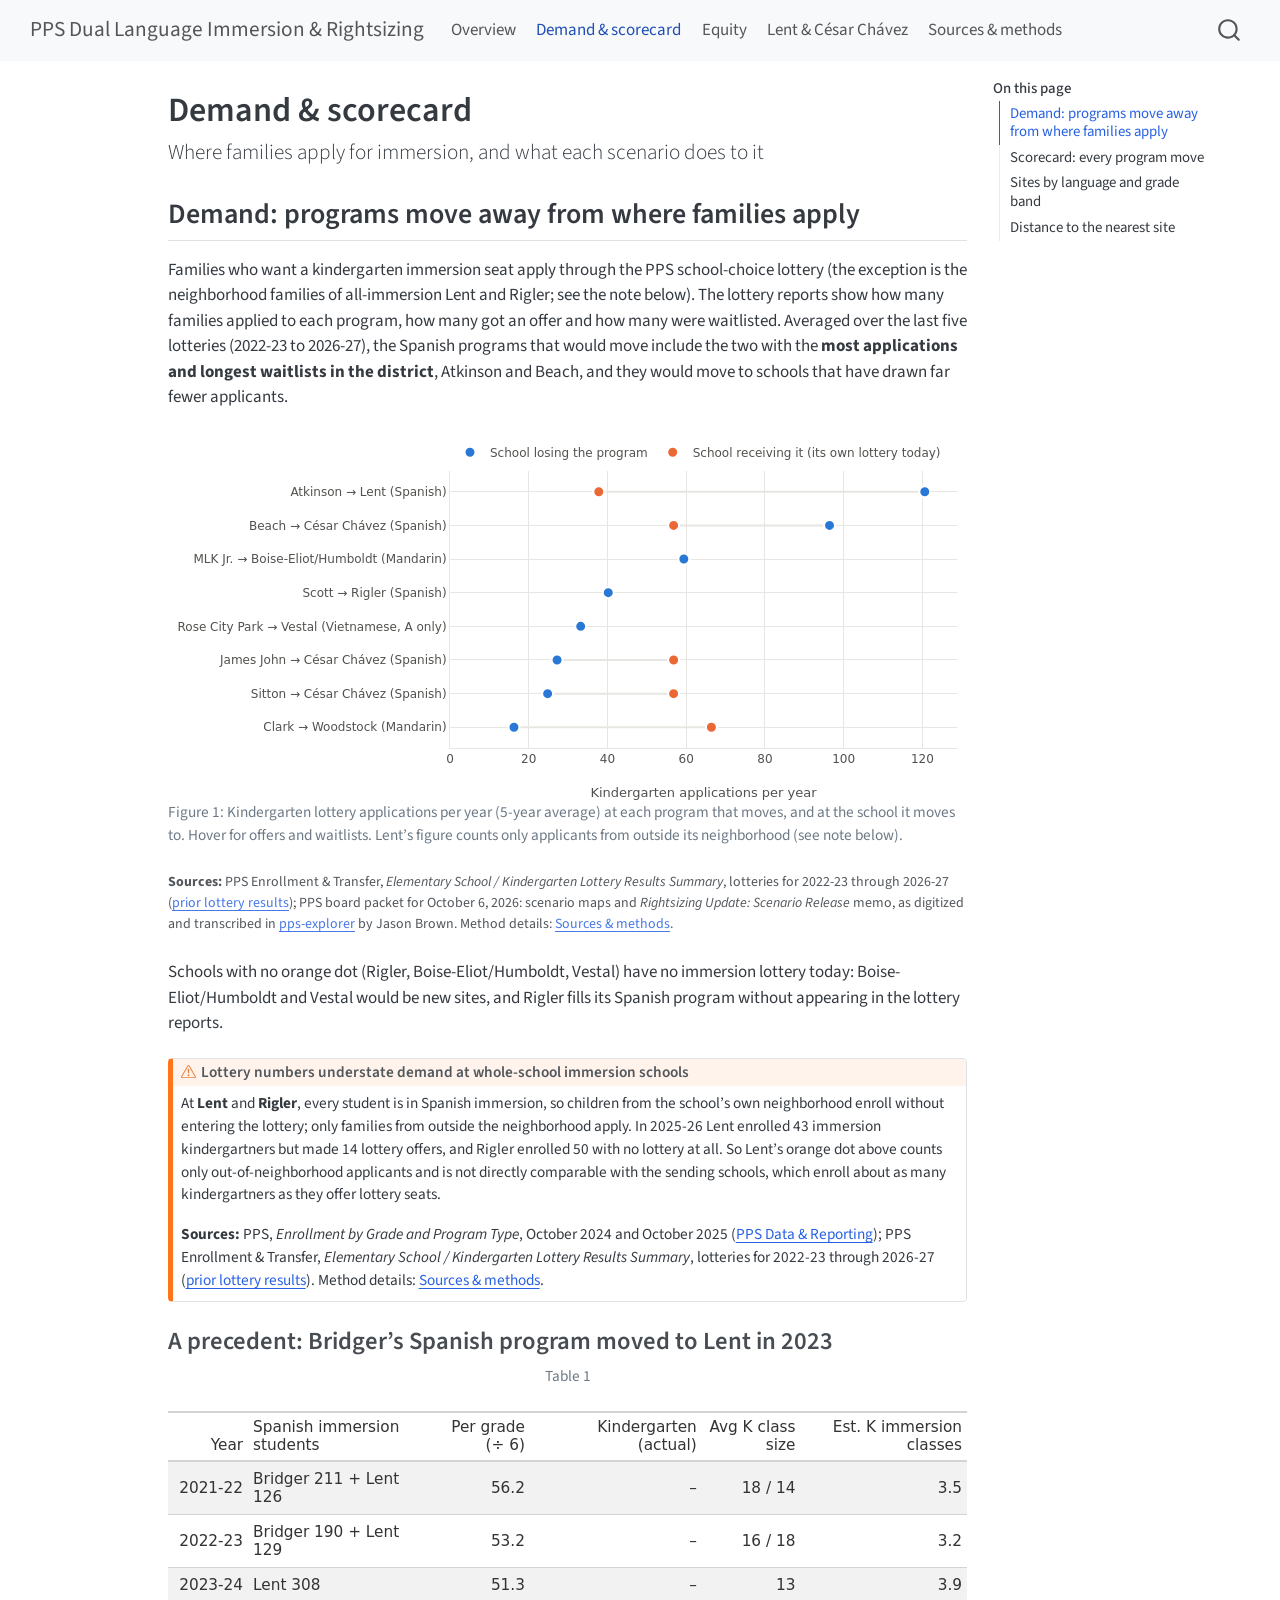
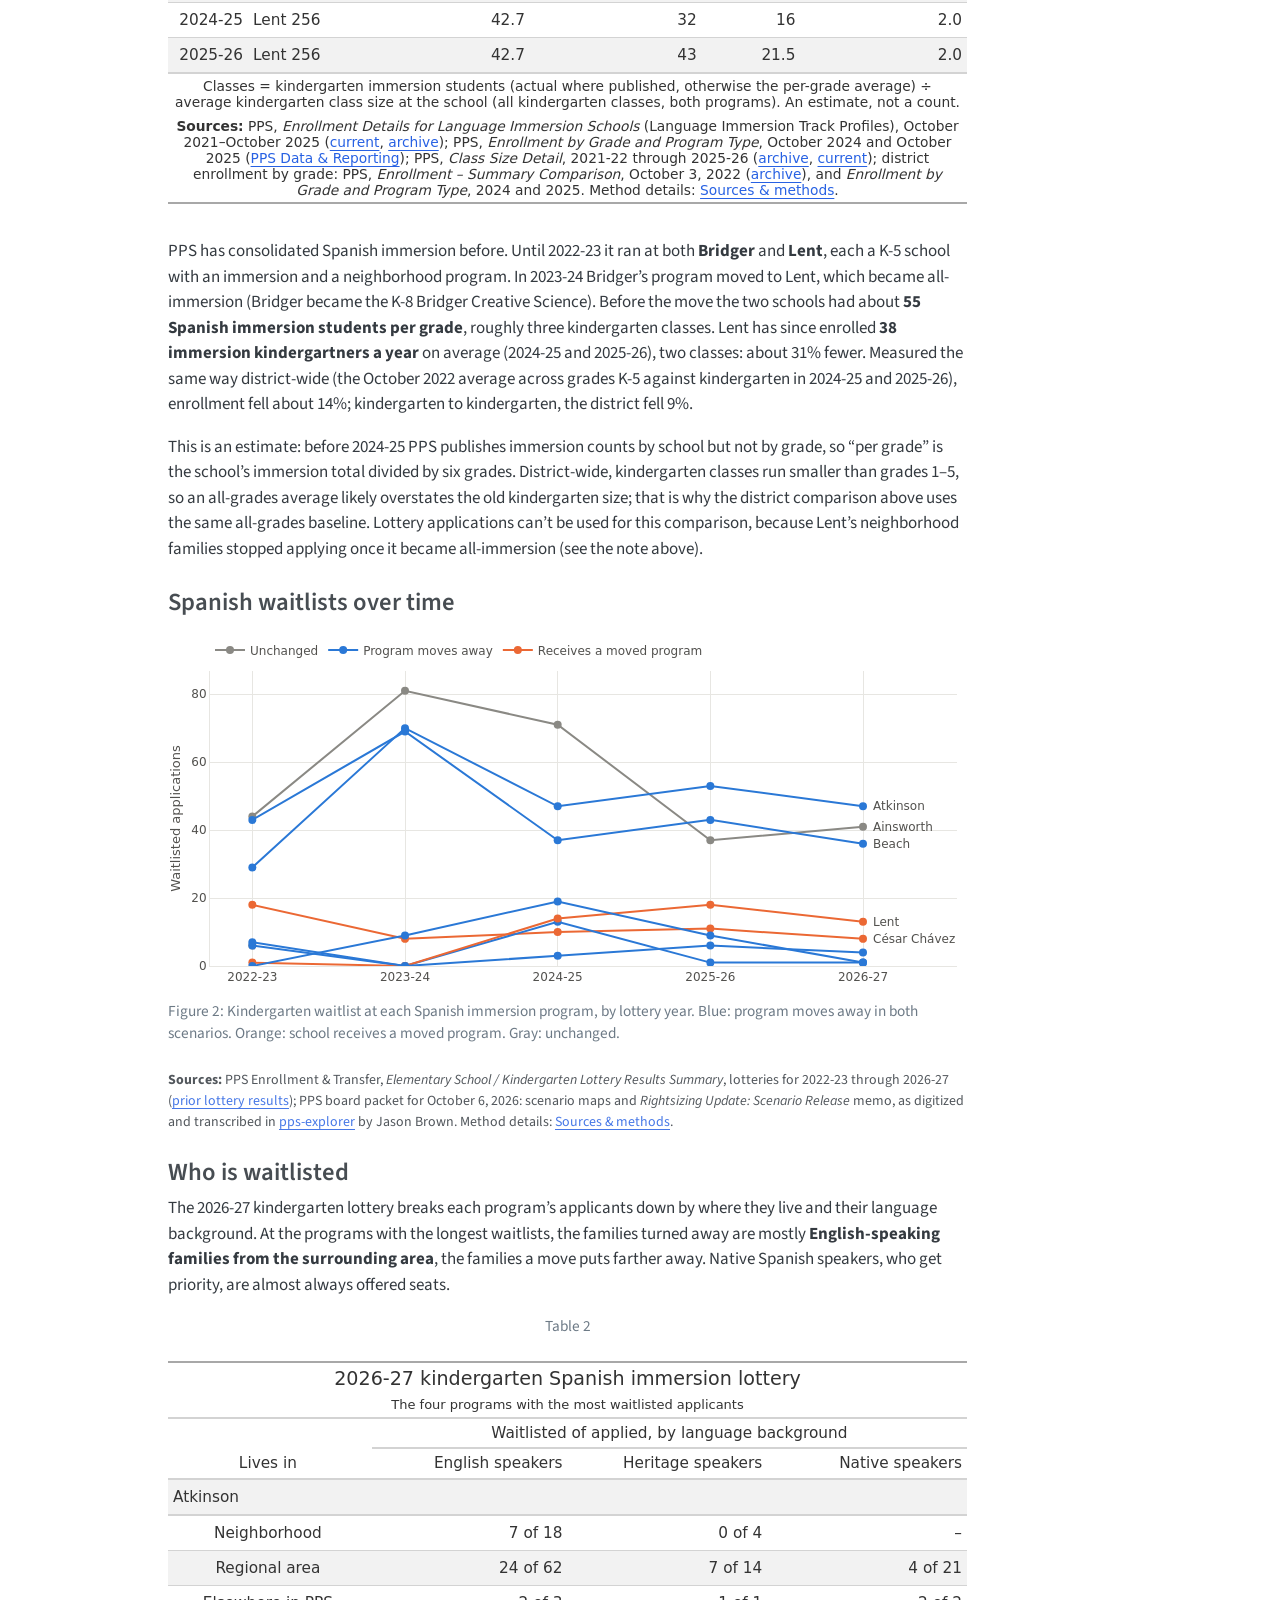
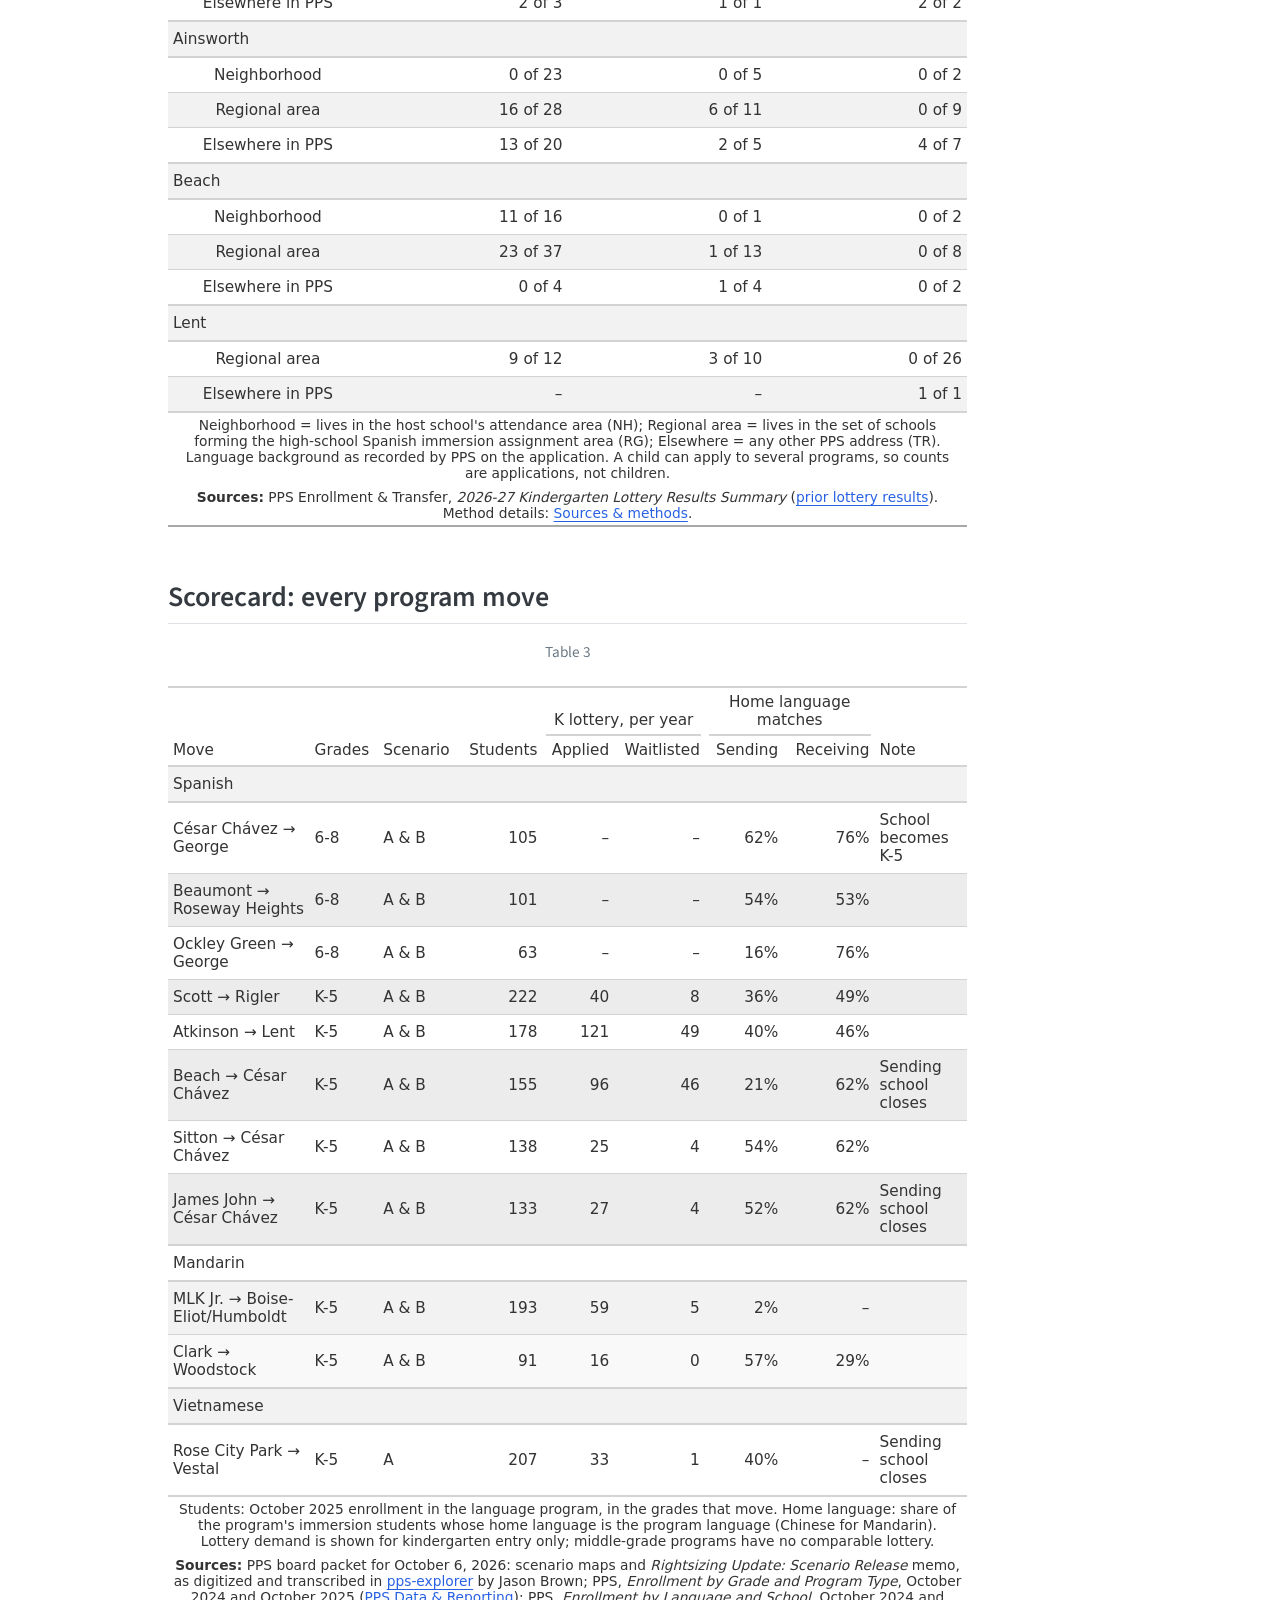
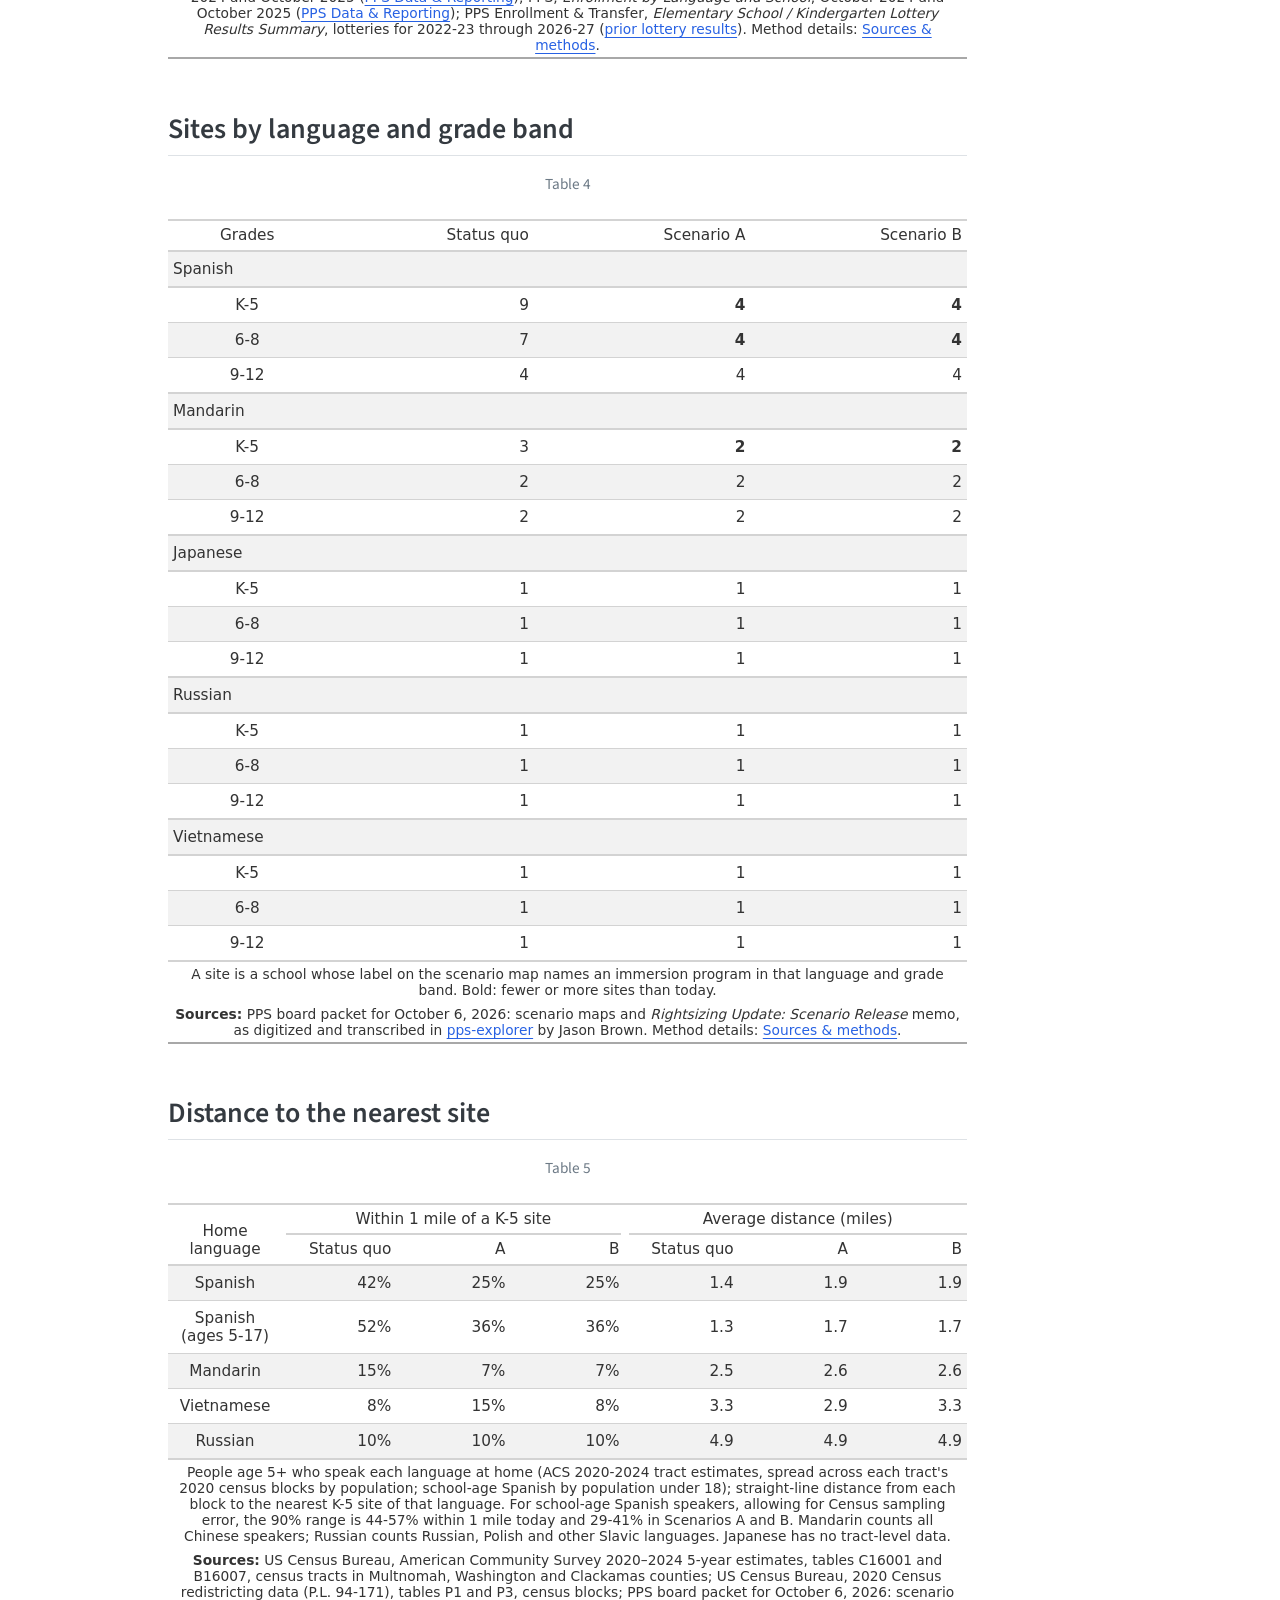
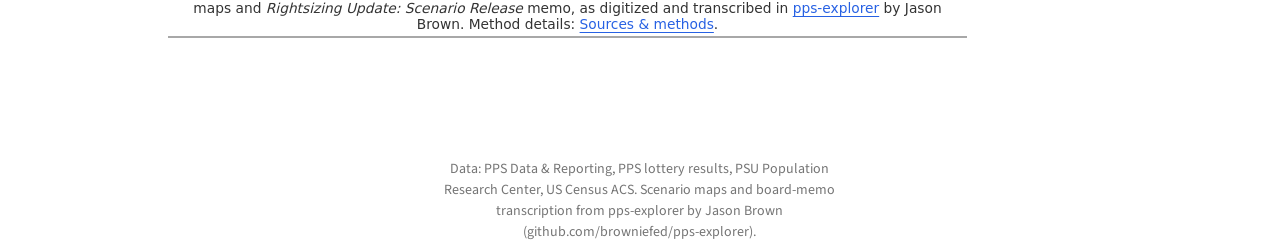
<file: scorecard.html>
<!DOCTYPE html>
<html xmlns="http://www.w3.org/1999/xhtml" lang="en" xml:lang="en"><head>

<meta charset="utf-8">
<meta name="generator" content="quarto-99.9.9">

<meta name="viewport" content="width=device-width, initial-scale=1.0, user-scalable=yes">


<title>Demand &amp; scorecard – PPS Dual Language Immersion &amp; Rightsizing</title>
<style>
/* Default styles provided by pandoc.
** See https://pandoc.org/MANUAL.html#variables-for-html for config info.
*/
code{white-space: pre-wrap;}
span.smallcaps{font-variant: small-caps;}
div.columns{display: flex; gap: min(4vw, 1.5em);}
div.column{flex: auto; overflow-x: auto;}
div.hanging-indent{margin-left: 1.5em; text-indent: -1.5em;}
ul.task-list{list-style: none;}
ul.task-list li input[type="checkbox"] {
  width: 0.8em;
  margin: 0 0.8em 0.2em -1em; /* quarto-specific, see https://github.com/quarto-dev/quarto-cli/issues/4556 */ 
  vertical-align: middle;
}
</style>


<script src="site_libs/quarto-nav/quarto-nav.js"></script>
<script src="site_libs/quarto-nav/headroom.min.js"></script>
<script src="site_libs/clipboard/clipboard.min.js"></script>
<script src="site_libs/quarto-search/autocomplete.umd.js"></script>
<script src="site_libs/quarto-search/fuse.min.js"></script>
<script src="site_libs/quarto-search/quarto-search.js"></script>
<meta name="quarto:offset" content="./">
<script src="site_libs/quarto-html/quarto.js" type="module"></script>
<script src="site_libs/quarto-html/tabsets/tabsets.js" type="module"></script>
<script src="site_libs/quarto-html/popper.min.js"></script>
<script src="site_libs/quarto-html/tippy.umd.min.js"></script>
<script src="site_libs/quarto-html/anchor.min.js"></script>
<link href="site_libs/quarto-html/tippy.css" rel="stylesheet">
<link href="site_libs/quarto-html/quarto-syntax-highlighting-3aa970819e70fbc78806154e5a1fcd28.css" rel="stylesheet" id="quarto-text-highlighting-styles">
<script src="site_libs/bootstrap/bootstrap.min.js"></script>
<link href="site_libs/bootstrap/bootstrap-icons.css" rel="stylesheet">
<link href="site_libs/bootstrap/bootstrap-31e826f58722547c212665d9f738b224.min.css" rel="stylesheet" append-hash="true" id="quarto-bootstrap" data-mode="light">
<script id="quarto-search-options" type="application/json">{
  "location": "navbar",
  "copy-button": false,
  "collapse-after": 3,
  "panel-placement": "end",
  "type": "overlay",
  "limit": 50,
  "keyboard-shortcut": [
    "f",
    "/",
    "s"
  ],
  "show-item-context": false,
  "language": {
    "search-no-results-text": "No results",
    "search-matching-documents-text": "matching documents",
    "search-copy-link-title": "Copy link to search",
    "search-hide-matches-text": "Hide additional matches",
    "search-more-match-text": "more match in this document",
    "search-more-matches-text": "more matches in this document",
    "search-clear-button-title": "Clear",
    "search-text-placeholder": "",
    "search-detached-cancel-button-title": "Cancel",
    "search-submit-button-title": "Submit",
    "search-label": "Search"
  }
}</script>
<link href="site_libs/htmltools-fill-0.5.9/fill.css" rel="stylesheet">
<script src="site_libs/htmlwidgets-1.6.4/htmlwidgets.js"></script>
<script src="site_libs/plotly-binding-4.11.0/plotly.js"></script>
<script src="site_libs/typedarray-0.1/typedarray.min.js"></script>
<script src="site_libs/jquery-3.5.1/jquery.min.js"></script>
<link href="site_libs/crosstalk-1.2.1/css/crosstalk.min.css" rel="stylesheet">
<script src="site_libs/crosstalk-1.2.1/js/crosstalk.min.js"></script>
<link href="site_libs/plotly-htmlwidgets-css-2.11.1/plotly-htmlwidgets.css" rel="stylesheet">
<script src="site_libs/plotly-main-2.11.1/plotly-latest.min.js"></script>


</head>

<body class="nav-fixed quarto-light">

<div id="quarto-search-results"></div>
  <header id="quarto-header" class="headroom fixed-top">
    <nav class="navbar navbar-expand-lg " data-bs-theme="dark">
      <div class="navbar-container container-fluid">
      <div class="navbar-brand-container mx-auto">
    <a class="navbar-brand" href="./index.html">
    <span class="navbar-title">PPS Dual Language Immersion &amp; Rightsizing</span>
    </a>
  </div>
            <div id="quarto-search" class="" title="Search"></div>
          <button class="navbar-toggler" type="button" data-bs-toggle="collapse" data-bs-target="#navbarCollapse" aria-controls="navbarCollapse" role="menu" aria-expanded="false" aria-label="Toggle navigation" onclick="if (window.quartoToggleHeadroom) { window.quartoToggleHeadroom(); }">
  <span class="navbar-toggler-icon"></span>
</button>
          <div class="collapse navbar-collapse" id="navbarCollapse">
            <ul class="navbar-nav navbar-nav-scroll me-auto">
  <li class="nav-item">
    <a class="nav-link" href="./index.html"> 
<span class="menu-text">Overview</span></a>
  </li>  
  <li class="nav-item">
    <a class="nav-link active" href="./scorecard.html" aria-current="page"> 
<span class="menu-text">Demand &amp; scorecard</span></a>
  </li>  
  <li class="nav-item">
    <a class="nav-link" href="./equity.html"> 
<span class="menu-text">Equity</span></a>
  </li>  
  <li class="nav-item">
    <a class="nav-link" href="./history.html"> 
<span class="menu-text">Lent &amp; César Chávez</span></a>
  </li>  
  <li class="nav-item">
    <a class="nav-link" href="./methods.html"> 
<span class="menu-text">Sources &amp; methods</span></a>
  </li>  
</ul>
          </div> <!-- /navcollapse -->
            <div class="quarto-navbar-tools">
</div>
      </div> <!-- /container-fluid -->
    </nav>
</header>
<!-- content -->
<div id="quarto-content" class="quarto-container page-columns page-rows-contents page-layout-article page-navbar">
<!-- sidebar -->
<!-- margin-sidebar -->
    <div id="quarto-margin-sidebar" class="sidebar margin-sidebar">
        <nav id="TOC" role="doc-toc" class="toc-active">
    <h2 id="toc-title">On this page</h2>
   
  <ul class="collapse">
  <li><a href="#demand-programs-move-away-from-where-families-apply" id="toc-demand-programs-move-away-from-where-families-apply" class="nav-link active" data-scroll-target="#demand-programs-move-away-from-where-families-apply">Demand: programs move away from where families apply</a></li>
  <li><a href="#scorecard-every-program-move" id="toc-scorecard-every-program-move" class="nav-link" data-scroll-target="#scorecard-every-program-move">Scorecard: every program move</a></li>
  <li><a href="#sites-by-language-and-grade-band" id="toc-sites-by-language-and-grade-band" class="nav-link" data-scroll-target="#sites-by-language-and-grade-band">Sites by language and grade band</a></li>
  <li><a href="#distance-to-the-nearest-site" id="toc-distance-to-the-nearest-site" class="nav-link" data-scroll-target="#distance-to-the-nearest-site">Distance to the nearest site</a></li>
  </ul>
</nav>
    </div>
<!-- main -->
<main class="content" id="quarto-document-content">

<header id="title-block-header" class="quarto-title-block default">
<div class="quarto-title">
<h1 class="title">Demand &amp; scorecard</h1>
<p class="subtitle lead">Where families apply for immersion, and what each scenario does to it</p>
</div>



<div class="quarto-title-meta">

    
  
    
  </div>
  


</header>


<section id="demand-programs-move-away-from-where-families-apply" class="level2">
<h2 class="anchored" data-anchor-id="demand-programs-move-away-from-where-families-apply">Demand: programs move away from where families apply</h2>
<p>Families who want a kindergarten immersion seat apply through the PPS school-choice lottery (the exception is the neighborhood families of all-immersion Lent and Rigler; see the note below). The lottery reports show how many families applied to each program, how many got an offer and how many were waitlisted. Averaged over the last five lotteries (2022-23 to 2026-27), the Spanish programs that would move include the two with the <strong>most applications and longest waitlists in the district</strong>, Atkinson and Beach, and they would move to schools that have drawn far fewer applicants.</p>
<div class="cell">
<div id="fig-demand" class="cell-output-display quarto-float quarto-figure quarto-figure-center anchored">
<figure class="quarto-float quarto-float-fig figure">
<div aria-describedby="fig-demand-caption-0ceaefa1-69ba-4598-a22c-09a6ac19f8ca">
<div class="plotly html-widget html-fill-item" id="htmlwidget-c64a76716860c789e834" style="width:100%;height:365px;"></div>
<script type="application/json" data-for="htmlwidget-c64a76716860c789e834">{"x":{"visdat":{"bfb737de22b0":["function () ","plotlyVisDat"],"bfb758b76d77":["function () ","data"]},"cur_data":"bfb758b76d77","attrs":{"bfb737de22b0":{"y":{},"alpha_stroke":1,"sizes":[10,100],"spans":[1,20],"x":{},"xend":{},"yend":{},"type":"scatter","mode":"lines","showlegend":false,"line":{"color":"#e7e6e2","width":2},"hoverinfo":"skip","inherit":true},"bfb737de22b0.1":{"y":{},"alpha_stroke":1,"sizes":[10,100],"spans":[1,20],"x":{},"type":"scatter","mode":"markers","name":"School losing the program","marker":{"color":"#2a78d6","size":11,"line":{"color":"white","width":2}},"text":{},"hoverinfo":"text","inherit":true},"bfb758b76d77":{"y":{},"alpha_stroke":1,"sizes":[10,100],"spans":[1,20],"x":{},"type":"scatter","mode":"markers","name":"School receiving it (its own lottery today)","marker":{"color":"#eb6834","size":11,"line":{"color":"white","width":2}},"text":{},"hoverinfo":"text","inherit":true}},"layout":{"height":380,"margin":{"b":60,"l":10,"t":40,"r":10},"font":{"family":"system-ui, -apple-system, Segoe UI, sans-serif","color":"#0b0b0b"},"paper_bgcolor":"rgba(0,0,0,0)","plot_bgcolor":"rgba(0,0,0,0)","xaxis":{"domain":[0,1],"automargin":true,"gridcolor":"#e7e6e2","zerolinecolor":"#e7e6e2","linecolor":"#e7e6e2","tickfont":{"color":"#52514e","size":12},"title":{"font":{"color":"#52514e","size":13},"text":"Kindergarten applications per year"},"rangemode":"tozero"},"yaxis":{"domain":[0,1],"automargin":true,"gridcolor":"#e7e6e2","zerolinecolor":"#e7e6e2","linecolor":"#e7e6e2","tickfont":{"color":"#52514e","size":12},"title":{"font":{"color":"#52514e","size":13}},"type":"category","categoryorder":"array","categoryarray":["Clark → Woodstock (Mandarin)","Sitton → César Chávez (Spanish)","James John → César Chávez (Spanish)","Rose City Park → Vestal (Vietnamese, A only)","Scott → Rigler (Spanish)","MLK Jr. → Boise-Eliot/Humboldt (Mandarin)","Beach → César Chávez (Spanish)","Atkinson → Lent (Spanish)"]},"showlegend":true,"legend":{"orientation":"h","x":0,"y":1.1200000000000001,"font":{"color":"#52514e"}},"hoverlabel":{"bgcolor":"white","bordercolor":"#e7e6e2","font":{"color":"#0b0b0b"}},"hovermode":"closest"},"source":"A","config":{"modeBarButtonsToAdd":["hoverclosest","hovercompare"],"showSendToCloud":false,"displayModeBar":false},"data":[{"y":["Atkinson → Lent (Spanish)","Atkinson → Lent (Spanish)",null,"Beach → César Chávez (Spanish)","Beach → César Chávez (Spanish)",null,"MLK Jr. → Boise-Eliot/Humboldt (Mandarin)","MLK Jr. → Boise-Eliot/Humboldt (Mandarin)",null,"Scott → Rigler (Spanish)","Scott → Rigler (Spanish)",null,"Rose City Park → Vestal (Vietnamese, A only)","Rose City Park → Vestal (Vietnamese, A only)",null,"James John → César Chávez (Spanish)","James John → César Chávez (Spanish)",null,"Sitton → César Chávez (Spanish)","Sitton → César Chávez (Spanish)",null,"Clark → Woodstock (Mandarin)","Clark → Woodstock (Mandarin)"],"x":[120.59999999999999,37.799999999999997,null,96.400000000000006,56.799999999999997,null,59.399999999999999,59.399999999999999,null,40.200000000000003,40.200000000000003,null,33.200000000000003,33.200000000000003,null,27.199999999999999,56.799999999999997,null,24.800000000000001,56.799999999999997,null,16.25,66.400000000000006],"type":"scatter","mode":"lines","showlegend":false,"line":{"color":"#e7e6e2","width":2},"hoverinfo":["skip","skip",null,"skip","skip",null,"skip","skip",null,"skip","skip",null,"skip","skip",null,"skip","skip",null,"skip","skip",null,"skip","skip"],"marker":{"color":"rgba(31,119,180,1)","line":{"color":"rgba(31,119,180,1)"}},"error_y":{"color":"rgba(31,119,180,1)"},"error_x":{"color":"rgba(31,119,180,1)"},"xaxis":"x","yaxis":"y","frame":null},{"y":["Atkinson → Lent (Spanish)","Beach → César Chávez (Spanish)","MLK Jr. → Boise-Eliot/Humboldt (Mandarin)","Scott → Rigler (Spanish)","Rose City Park → Vestal (Vietnamese, A only)","James John → César Chávez (Spanish)","Sitton → César Chávez (Spanish)","Clark → Woodstock (Mandarin)"],"x":[120.59999999999999,96.400000000000006,59.399999999999999,40.200000000000003,33.200000000000003,27.199999999999999,24.800000000000001,16.25],"type":"scatter","mode":"markers","name":"School losing the program","marker":{"color":"#2a78d6","size":11,"line":{"color":"white","width":2}},"text":["<b>Atkinson<\/b> (losing the program)<br>121 applications/yr<br>49 waitlisted/yr","<b>Beach<\/b> (losing the program)<br>96 applications/yr<br>46 waitlisted/yr","<b>MLK Jr.<\/b> (losing the program)<br>59 applications/yr<br>5 waitlisted/yr","<b>Scott<\/b> (losing the program)<br>40 applications/yr<br>8 waitlisted/yr","<b>Rose City Park<\/b> (losing the program)<br>33 applications/yr<br>1 waitlisted/yr","<b>James John<\/b> (losing the program)<br>27 applications/yr<br>4 waitlisted/yr","<b>Sitton<\/b> (losing the program)<br>25 applications/yr<br>4 waitlisted/yr","<b>Clark<\/b> (losing the program)<br>16 applications/yr<br>0 waitlisted/yr"],"hoverinfo":["text","text","text","text","text","text","text","text"],"error_y":{"color":"rgba(255,127,14,1)"},"error_x":{"color":"rgba(255,127,14,1)"},"line":{"color":"rgba(255,127,14,1)"},"xaxis":"x","yaxis":"y","frame":null},{"y":["Atkinson → Lent (Spanish)","Beach → César Chávez (Spanish)","James John → César Chávez (Spanish)","Sitton → César Chávez (Spanish)","Clark → Woodstock (Mandarin)"],"x":[37.799999999999997,56.799999999999997,56.799999999999997,56.799999999999997,66.400000000000006],"type":"scatter","mode":"markers","name":"School receiving it (its own lottery today)","marker":{"color":"#eb6834","size":11,"line":{"color":"white","width":2}},"text":["<b>Lent<\/b> (receiving the program)<br>38 applications/yr<br>9 waitlisted/yr","<b>César Chávez<\/b> (receiving the program)<br>57 applications/yr<br>11 waitlisted/yr","<b>César Chávez<\/b> (receiving the program)<br>57 applications/yr<br>11 waitlisted/yr","<b>César Chávez<\/b> (receiving the program)<br>57 applications/yr<br>11 waitlisted/yr","<b>Woodstock<\/b> (receiving the program)<br>66 applications/yr<br>11 waitlisted/yr"],"hoverinfo":["text","text","text","text","text"],"error_y":{"color":"rgba(44,160,44,1)"},"error_x":{"color":"rgba(44,160,44,1)"},"line":{"color":"rgba(44,160,44,1)"},"xaxis":"x","yaxis":"y","frame":null}],"highlight":{"on":"plotly_click","persistent":false,"dynamic":false,"selectize":false,"opacityDim":0.20000000000000001,"selected":{"opacity":1},"debounce":0},"shinyEvents":["plotly_hover","plotly_click","plotly_selected","plotly_relayout","plotly_brushed","plotly_brushing","plotly_clickannotation","plotly_doubleclick","plotly_deselect","plotly_afterplot","plotly_sunburstclick"],"base_url":"https://plot.ly"},"evals":[],"jsHooks":[]}</script>
</div>
<figcaption class="quarto-float-caption-bottom quarto-float-caption quarto-float-fig" id="fig-demand-caption-0ceaefa1-69ba-4598-a22c-09a6ac19f8ca">
Figure&nbsp;1: Kindergarten lottery applications per year (5-year average) at each program that moves, and at the school it moves to. Hover for offers and waitlists. Lent’s figure counts only applicants from outside its neighborhood (see note below).
</figcaption>
</figure>
</div>
</div>
<div class="source">
<p><strong>Sources:</strong> PPS Enrollment &amp; Transfer, <em>Elementary School / Kindergarten Lottery Results Summary</em>, lotteries for 2022-23 through 2026-27 (<a href="https://www.pps.net/departments/enrollment-transfer/transfer-english/lottery/prior-transfer-data">prior lottery results</a>); PPS board packet for October 6, 2026: scenario maps and <em>Rightsizing Update: Scenario Release</em> memo, as digitized and transcribed in <a href="https://github.com/browniefed/pps-explorer">pps-explorer</a> by Jason Brown. Method details: <a href="./methods.html">Sources &amp; methods</a>.</p>
</div>
<p>Schools with no orange dot (Rigler, Boise-Eliot/Humboldt, Vestal) have no immersion lottery today: Boise-Eliot/Humboldt and Vestal would be new sites, and Rigler fills its Spanish program without appearing in the lottery reports.</p>
<div class="callout callout-style-default callout-warning callout-titled">
<div class="callout-header d-flex align-content-center">
<div class="callout-icon-container">
<i class="callout-icon"></i>
</div>
<div class="callout-title-container flex-fill">
<span class="screen-reader-only">Warning</span>Lottery numbers understate demand at whole-school immersion schools
</div>
</div>
<div class="callout-body-container callout-body">
<p>At <strong>Lent</strong> and <strong>Rigler</strong>, every student is in Spanish immersion, so children from the school’s own neighborhood enroll without entering the lottery; only families from outside the neighborhood apply. In 2025-26 Lent enrolled 43 immersion kindergartners but made 14 lottery offers, and Rigler enrolled 50 with no lottery at all. So Lent’s orange dot above counts only out-of-neighborhood applicants and is not directly comparable with the sending schools, which enroll about as many kindergartners as they offer lottery seats.</p>
<p><strong>Sources:</strong> PPS, <em>Enrollment by Grade and Program Type</em>, October 2024 and October 2025 (<a href="https://www.pps.net/departments/dataaccountability/data-and-accountability/data-strategy-and-insights/data-and-reporting">PPS Data &amp; Reporting</a>); PPS Enrollment &amp; Transfer, <em>Elementary School / Kindergarten Lottery Results Summary</em>, lotteries for 2022-23 through 2026-27 (<a href="https://www.pps.net/departments/enrollment-transfer/transfer-english/lottery/prior-transfer-data">prior lottery results</a>). Method details: <a href="./methods.html">Sources &amp; methods</a>.</p>
</div>
</div>
<section id="a-precedent-bridgers-spanish-program-moved-to-lent-in-2023" class="level3">
<h3 class="anchored" data-anchor-id="a-precedent-bridgers-spanish-program-moved-to-lent-in-2023">A precedent: Bridger’s Spanish program moved to Lent in 2023</h3>
<div class="cell">
<div id="tbl-bridger" class="cell quarto-float quarto-figure quarto-figure-center anchored">
<figure class="quarto-float quarto-float-tbl figure">
<figcaption class="quarto-float-caption-top quarto-float-caption quarto-float-tbl quarto-uncaptioned" id="tbl-bridger-caption-0ceaefa1-69ba-4598-a22c-09a6ac19f8ca">
Table&nbsp;1
</figcaption>
<div aria-describedby="tbl-bridger-caption-0ceaefa1-69ba-4598-a22c-09a6ac19f8ca">
<div class="cell-output-display">
<div id="ixdmuemclt" style="padding-left:0px;padding-right:0px;padding-top:10px;padding-bottom:10px;overflow-x:auto;overflow-y:auto;width:auto;height:auto;">
<style>#ixdmuemclt table {
  font-family: system-ui, 'Segoe UI', Roboto, Helvetica, Arial, sans-serif, 'Apple Color Emoji', 'Segoe UI Emoji', 'Segoe UI Symbol', 'Noto Color Emoji';
  -webkit-font-smoothing: antialiased;
  -moz-osx-font-smoothing: grayscale;
}

#ixdmuemclt thead, #ixdmuemclt tbody, #ixdmuemclt tfoot, #ixdmuemclt tr, #ixdmuemclt td, #ixdmuemclt th {
  border-style: none;
}

#ixdmuemclt p {
  margin: 0;
  padding: 0;
}

#ixdmuemclt .gt_table {
  display: table;
  border-collapse: collapse;
  line-height: normal;
  margin-left: auto;
  margin-right: auto;
  color: #333333;
  font-size: 16px;
  font-weight: normal;
  font-style: normal;
  background-color: #FFFFFF;
  width: auto;
  border-top-style: solid;
  border-top-width: 2px;
  border-top-color: #A8A8A8;
  border-right-style: none;
  border-right-width: 2px;
  border-right-color: #D3D3D3;
  border-bottom-style: solid;
  border-bottom-width: 2px;
  border-bottom-color: #A8A8A8;
  border-left-style: none;
  border-left-width: 2px;
  border-left-color: #D3D3D3;
}

#ixdmuemclt .gt_caption {
  padding-top: 4px;
  padding-bottom: 4px;
}

#ixdmuemclt .gt_title {
  color: #333333;
  font-size: 125%;
  font-weight: initial;
  padding-top: 4px;
  padding-bottom: 4px;
  padding-left: 5px;
  padding-right: 5px;
  border-bottom-color: #FFFFFF;
  border-bottom-width: 0;
}

#ixdmuemclt .gt_subtitle {
  color: #333333;
  font-size: 85%;
  font-weight: initial;
  padding-top: 3px;
  padding-bottom: 5px;
  padding-left: 5px;
  padding-right: 5px;
  border-top-color: #FFFFFF;
  border-top-width: 0;
}

#ixdmuemclt .gt_heading {
  background-color: #FFFFFF;
  text-align: center;
  border-bottom-color: #FFFFFF;
  border-left-style: none;
  border-left-width: 1px;
  border-left-color: #D3D3D3;
  border-right-style: none;
  border-right-width: 1px;
  border-right-color: #D3D3D3;
}

#ixdmuemclt .gt_bottom_border {
  border-bottom-style: solid;
  border-bottom-width: 2px;
  border-bottom-color: #D3D3D3;
}

#ixdmuemclt .gt_col_headings {
  border-top-style: solid;
  border-top-width: 2px;
  border-top-color: #D3D3D3;
  border-bottom-style: solid;
  border-bottom-width: 2px;
  border-bottom-color: #D3D3D3;
  border-left-style: none;
  border-left-width: 1px;
  border-left-color: #D3D3D3;
  border-right-style: none;
  border-right-width: 1px;
  border-right-color: #D3D3D3;
}

#ixdmuemclt .gt_col_heading {
  color: #333333;
  background-color: #FFFFFF;
  font-size: 100%;
  font-weight: normal;
  text-transform: inherit;
  border-left-style: none;
  border-left-width: 1px;
  border-left-color: #D3D3D3;
  border-right-style: none;
  border-right-width: 1px;
  border-right-color: #D3D3D3;
  vertical-align: bottom;
  padding-top: 5px;
  padding-bottom: 6px;
  padding-left: 5px;
  padding-right: 5px;
  overflow-x: hidden;
}

#ixdmuemclt .gt_column_spanner_outer {
  color: #333333;
  background-color: #FFFFFF;
  font-size: 100%;
  font-weight: normal;
  text-transform: inherit;
  padding-top: 0;
  padding-bottom: 0;
  padding-left: 4px;
  padding-right: 4px;
}

#ixdmuemclt .gt_column_spanner_outer:first-child {
  padding-left: 0;
}

#ixdmuemclt .gt_column_spanner_outer:last-child {
  padding-right: 0;
}

#ixdmuemclt .gt_column_spanner {
  border-bottom-style: solid;
  border-bottom-width: 2px;
  border-bottom-color: #D3D3D3;
  vertical-align: bottom;
  padding-top: 5px;
  padding-bottom: 5px;
  overflow-x: hidden;
  display: inline-block;
  width: 100%;
}

#ixdmuemclt .gt_spanner_row {
  border-bottom-style: hidden;
}

#ixdmuemclt .gt_group_heading {
  padding-top: 8px;
  padding-bottom: 8px;
  padding-left: 5px;
  padding-right: 5px;
  color: #333333;
  background-color: #FFFFFF;
  font-size: 100%;
  font-weight: initial;
  text-transform: inherit;
  border-top-style: solid;
  border-top-width: 2px;
  border-top-color: #D3D3D3;
  border-bottom-style: solid;
  border-bottom-width: 2px;
  border-bottom-color: #D3D3D3;
  border-left-style: none;
  border-left-width: 1px;
  border-left-color: #D3D3D3;
  border-right-style: none;
  border-right-width: 1px;
  border-right-color: #D3D3D3;
  vertical-align: middle;
  text-align: left;
}

#ixdmuemclt .gt_empty_group_heading {
  padding: 0.5px;
  color: #333333;
  background-color: #FFFFFF;
  font-size: 100%;
  font-weight: initial;
  border-top-style: solid;
  border-top-width: 2px;
  border-top-color: #D3D3D3;
  border-bottom-style: solid;
  border-bottom-width: 2px;
  border-bottom-color: #D3D3D3;
  vertical-align: middle;
}

#ixdmuemclt .gt_from_md > :first-child {
  margin-top: 0;
}

#ixdmuemclt .gt_from_md > :last-child {
  margin-bottom: 0;
}

#ixdmuemclt .gt_row {
  padding-top: 8px;
  padding-bottom: 8px;
  padding-left: 5px;
  padding-right: 5px;
  margin: 10px;
  border-top-style: solid;
  border-top-width: 1px;
  border-top-color: #D3D3D3;
  border-left-style: none;
  border-left-width: 1px;
  border-left-color: #D3D3D3;
  border-right-style: none;
  border-right-width: 1px;
  border-right-color: #D3D3D3;
  vertical-align: middle;
  overflow-x: hidden;
}

#ixdmuemclt .gt_stub {
  color: #333333;
  background-color: #FFFFFF;
  font-size: 100%;
  font-weight: initial;
  text-transform: inherit;
  border-right-style: solid;
  border-right-width: 2px;
  border-right-color: #D3D3D3;
  padding-left: 5px;
  padding-right: 5px;
}

#ixdmuemclt .gt_stub_row_group {
  color: #333333;
  background-color: #FFFFFF;
  font-size: 100%;
  font-weight: initial;
  text-transform: inherit;
  border-right-style: solid;
  border-right-width: 2px;
  border-right-color: #D3D3D3;
  padding-left: 5px;
  padding-right: 5px;
  vertical-align: top;
}

#ixdmuemclt .gt_row_group_first td {
  border-top-width: 2px;
}

#ixdmuemclt .gt_row_group_first th {
  border-top-width: 2px;
}

#ixdmuemclt .gt_summary_row {
  color: #333333;
  background-color: #FFFFFF;
  text-transform: inherit;
  padding-top: 8px;
  padding-bottom: 8px;
  padding-left: 5px;
  padding-right: 5px;
}

#ixdmuemclt .gt_first_summary_row {
  border-top-style: solid;
  border-top-color: #D3D3D3;
}

#ixdmuemclt .gt_first_summary_row.thick {
  border-top-width: 2px;
}

#ixdmuemclt .gt_last_summary_row {
  padding-top: 8px;
  padding-bottom: 8px;
  padding-left: 5px;
  padding-right: 5px;
  border-bottom-style: solid;
  border-bottom-width: 2px;
  border-bottom-color: #D3D3D3;
}

#ixdmuemclt .gt_grand_summary_row {
  color: #333333;
  background-color: #FFFFFF;
  text-transform: inherit;
  padding-top: 8px;
  padding-bottom: 8px;
  padding-left: 5px;
  padding-right: 5px;
}

#ixdmuemclt .gt_first_grand_summary_row {
  padding-top: 8px;
  padding-bottom: 8px;
  padding-left: 5px;
  padding-right: 5px;
  border-top-style: double;
  border-top-width: 6px;
  border-top-color: #D3D3D3;
}

#ixdmuemclt .gt_last_grand_summary_row_top {
  padding-top: 8px;
  padding-bottom: 8px;
  padding-left: 5px;
  padding-right: 5px;
  border-bottom-style: double;
  border-bottom-width: 6px;
  border-bottom-color: #D3D3D3;
}

#ixdmuemclt .gt_striped {
  background-color: rgba(128, 128, 128, 0.05);
}

#ixdmuemclt .gt_table_body {
  border-top-style: solid;
  border-top-width: 2px;
  border-top-color: #D3D3D3;
  border-bottom-style: solid;
  border-bottom-width: 2px;
  border-bottom-color: #D3D3D3;
}

#ixdmuemclt .gt_footnotes {
  color: #333333;
  background-color: #FFFFFF;
  border-bottom-style: none;
  border-bottom-width: 2px;
  border-bottom-color: #D3D3D3;
  border-left-style: none;
  border-left-width: 2px;
  border-left-color: #D3D3D3;
  border-right-style: none;
  border-right-width: 2px;
  border-right-color: #D3D3D3;
}

#ixdmuemclt .gt_footnote {
  margin: 0px;
  font-size: 90%;
  padding-top: 4px;
  padding-bottom: 4px;
  padding-left: 5px;
  padding-right: 5px;
}

#ixdmuemclt .gt_sourcenotes {
  color: #333333;
  background-color: #FFFFFF;
  border-bottom-style: none;
  border-bottom-width: 2px;
  border-bottom-color: #D3D3D3;
  border-left-style: none;
  border-left-width: 2px;
  border-left-color: #D3D3D3;
  border-right-style: none;
  border-right-width: 2px;
  border-right-color: #D3D3D3;
}

#ixdmuemclt .gt_sourcenote {
  font-size: 90%;
  padding-top: 4px;
  padding-bottom: 4px;
  padding-left: 5px;
  padding-right: 5px;
}

#ixdmuemclt .gt_left {
  text-align: left;
}

#ixdmuemclt .gt_center {
  text-align: center;
}

#ixdmuemclt .gt_right {
  text-align: right;
  font-variant-numeric: tabular-nums;
}

#ixdmuemclt .gt_font_normal {
  font-weight: normal;
}

#ixdmuemclt .gt_font_bold {
  font-weight: bold;
}

#ixdmuemclt .gt_font_italic {
  font-style: italic;
}

#ixdmuemclt .gt_super {
  font-size: 65%;
}

#ixdmuemclt .gt_footnote_marks {
  font-size: 75%;
  vertical-align: 0.4em;
  position: initial;
}

#ixdmuemclt .gt_asterisk {
  font-size: 100%;
  vertical-align: 0;
}

#ixdmuemclt .gt_indent_1 {
  text-indent: 5px;
}

#ixdmuemclt .gt_indent_2 {
  text-indent: 10px;
}

#ixdmuemclt .gt_indent_3 {
  text-indent: 15px;
}

#ixdmuemclt .gt_indent_4 {
  text-indent: 20px;
}

#ixdmuemclt .gt_indent_5 {
  text-indent: 25px;
}

#ixdmuemclt .katex-display {
  display: inline-flex !important;
  margin-bottom: 0.75em !important;
}

#ixdmuemclt div.Reactable > div.rt-table > div.rt-thead > div.rt-tr.rt-tr-group-header > div.rt-th-group:after {
  height: 0px !important;
}
</style>

<table class="gt_table caption-top table table-sm table-striped small" data-quarto-bootstrap="false">
<thead>
<tr class="gt_col_headings header">
<th id="year" class="gt_col_heading gt_columns_bottom_border gt_right" data-quarto-table-cell-role="th" scope="col">Year</th>
<th id="schools" class="gt_col_heading gt_columns_bottom_border gt_left" data-quarto-table-cell-role="th" scope="col">Spanish immersion students</th>
<th id="per_grade" class="gt_col_heading gt_columns_bottom_border gt_right" data-quarto-table-cell-role="th" scope="col">Per grade (÷ 6)</th>
<th id="k_actual" class="gt_col_heading gt_columns_bottom_border gt_right" data-quarto-table-cell-role="th" scope="col">Kindergarten (actual)</th>
<th id="kg_size" class="gt_col_heading gt_columns_bottom_border gt_right" data-quarto-table-cell-role="th" scope="col">Avg K class size</th>
<th id="classes" class="gt_col_heading gt_columns_bottom_border gt_right" data-quarto-table-cell-role="th" scope="col">Est. K immersion classes</th>
</tr>
</thead>
<tbody class="gt_table_body">
<tr class="odd">
<td class="gt_row gt_right" headers="year">2021-22</td>
<td class="gt_row gt_left" headers="schools">Bridger 211 + Lent 126</td>
<td class="gt_row gt_right" headers="per_grade">56.2</td>
<td class="gt_row gt_right" headers="k_actual">–</td>
<td class="gt_row gt_right" headers="kg_size">18 / 14</td>
<td class="gt_row gt_right" headers="classes">3.5</td>
</tr>
<tr class="even">
<td class="gt_row gt_right" headers="year">2022-23</td>
<td class="gt_row gt_left" headers="schools">Bridger 190 + Lent 129</td>
<td class="gt_row gt_right" headers="per_grade">53.2</td>
<td class="gt_row gt_right" headers="k_actual">–</td>
<td class="gt_row gt_right" headers="kg_size">16 / 18</td>
<td class="gt_row gt_right" headers="classes">3.2</td>
</tr>
<tr class="odd">
<td class="gt_row gt_right" headers="year">2023-24</td>
<td class="gt_row gt_left" headers="schools">Lent 308</td>
<td class="gt_row gt_right" headers="per_grade">51.3</td>
<td class="gt_row gt_right" headers="k_actual">–</td>
<td class="gt_row gt_right" headers="kg_size">13</td>
<td class="gt_row gt_right" headers="classes">3.9</td>
</tr>
<tr class="even">
<td class="gt_row gt_right" headers="year">2024-25</td>
<td class="gt_row gt_left" headers="schools">Lent 256</td>
<td class="gt_row gt_right" headers="per_grade">42.7</td>
<td class="gt_row gt_right" headers="k_actual">32</td>
<td class="gt_row gt_right" headers="kg_size">16</td>
<td class="gt_row gt_right" headers="classes">2.0</td>
</tr>
<tr class="odd">
<td class="gt_row gt_right" headers="year">2025-26</td>
<td class="gt_row gt_left" headers="schools">Lent 256</td>
<td class="gt_row gt_right" headers="per_grade">42.7</td>
<td class="gt_row gt_right" headers="k_actual">43</td>
<td class="gt_row gt_right" headers="kg_size">21.5</td>
<td class="gt_row gt_right" headers="classes">2.0</td>
</tr>
</tbody><tfoot>
<tr class="gt_sourcenotes odd">
<td colspan="6" class="gt_sourcenote">Classes = kindergarten immersion students (actual where published, otherwise the per-grade average) ÷ average kindergarten class size at the school (all kindergarten classes, both programs). An estimate, not a count.</td>
</tr>
<tr class="gt_sourcenotes even">
<td colspan="6" class="gt_sourcenote"><strong>Sources:</strong> PPS, <em>Enrollment Details for Language Immersion Schools</em> (Language Immersion Track Profiles), October 2021–October 2025 (<a href="https://www.pps.net/departments/dataaccountability/data-and-accountability/data-strategy-and-insights/data-and-reporting">current</a>, <a href="https://www.pps.net/departments/dataaccountability/data-and-accountability/data-strategy-and-insights/archives">archive</a>); PPS, <em>Enrollment by Grade and Program Type</em>, October 2024 and October 2025 (<a href="https://www.pps.net/departments/dataaccountability/data-and-accountability/data-strategy-and-insights/data-and-reporting">PPS Data &amp; Reporting</a>); PPS, <em>Class Size Detail</em>, 2021-22 through 2025-26 (<a href="https://www.pps.net/departments/dataaccountability/data-and-accountability/data-strategy-and-insights/archives">archive</a>, <a href="https://www.pps.net/departments/dataaccountability/data-and-accountability/data-strategy-and-insights/data-and-reporting">current</a>); district enrollment by grade: PPS, <em>Enrollment – Summary Comparison</em>, October 3, 2022 (<a href="https://www.pps.net/departments/dataaccountability/data-and-accountability/data-strategy-and-insights/archives">archive</a>), and <em>Enrollment by Grade and Program Type</em>, 2024 and 2025. Method details: <a href="./methods.html">Sources &amp; methods</a>.</td>
</tr>
</tfoot>

</table>

</div>
</div>
</div>
</figure>
</div>
</div>
<p>PPS has consolidated Spanish immersion before. Until 2022-23 it ran at both <strong>Bridger</strong> and <strong>Lent</strong>, each a K-5 school with an immersion and a neighborhood program. In 2023-24 Bridger’s program moved to Lent, which became all-immersion (Bridger became the K-8 Bridger Creative Science). Before the move the two schools had about <strong>55 Spanish immersion students per grade</strong>, roughly three kindergarten classes. Lent has since enrolled <strong>38 immersion kindergartners a year</strong> on average (2024-25 and 2025-26), two classes: about 31% fewer. Measured the same way district-wide (the October 2022 average across grades K-5 against kindergarten in 2024-25 and 2025-26), enrollment fell about 14%; kindergarten to kindergarten, the district fell 9%.</p>
<p>This is an estimate: before 2024-25 PPS publishes immersion counts by school but not by grade, so “per grade” is the school’s immersion total divided by six grades. District-wide, kindergarten classes run smaller than grades 1–5, so an all-grades average likely overstates the old kindergarten size; that is why the district comparison above uses the same all-grades baseline. Lottery applications can’t be used for this comparison, because Lent’s neighborhood families stopped applying once it became all-immersion (see the note above).</p>
</section>
<section id="spanish-waitlists-over-time" class="level3">
<h3 class="anchored" data-anchor-id="spanish-waitlists-over-time">Spanish waitlists over time</h3>
<div class="cell">
<div id="fig-waitlist" class="cell-output-display quarto-float quarto-figure quarto-figure-center anchored">
<figure class="quarto-float quarto-float-fig figure">
<div aria-describedby="fig-waitlist-caption-0ceaefa1-69ba-4598-a22c-09a6ac19f8ca">
<div class="plotly html-widget html-fill-item" id="htmlwidget-34b6b66065c1525feaf2" style="width:100%;height:365px;"></div>
<script type="application/json" data-for="htmlwidget-34b6b66065c1525feaf2">{"x":{"visdat":{"bfb76b708efd":["function () ","plotlyVisDat"],"bfb72abbbb26":["function () ","data"],"bfb7afbd1b5":["function () ","data"],"bfb71a84c7b5":["function () ","data"],"bfb735349ad":["function () ","data"],"bfb75109fe8f":["function () ","data"],"bfb7672787d9":["function () ","data"],"bfb75447ec77":["function () ","data"],"bfb73df5a3db":["function () ","data"],"bfb749d89ea4":["function () ","data"],"bfb72c9746dc":["function () ","data"]},"cur_data":"bfb72c9746dc","attrs":{"bfb72abbbb26":{"alpha_stroke":1,"sizes":[10,100],"spans":[1,20],"x":{},"y":{},"type":"scatter","mode":"lines+markers","name":"Unchanged","legendgroup":"Unchanged","showlegend":true,"line":{"color":"#8a8984","width":2},"marker":{"color":"#8a8984","size":8},"text":{},"hoverinfo":"text","inherit":true},"bfb7afbd1b5":{"alpha_stroke":1,"sizes":[10,100],"spans":[1,20],"x":{},"y":{},"type":"scatter","mode":"lines+markers","name":"Program moves away","legendgroup":"Program moves away","showlegend":true,"line":{"color":"#2a78d6","width":2},"marker":{"color":"#2a78d6","size":8},"text":{},"hoverinfo":"text","inherit":true},"bfb71a84c7b5":{"alpha_stroke":1,"sizes":[10,100],"spans":[1,20],"x":{},"y":{},"type":"scatter","mode":"lines+markers","name":"Program moves away","legendgroup":"Program moves away","showlegend":false,"line":{"color":"#2a78d6","width":2},"marker":{"color":"#2a78d6","size":8},"text":{},"hoverinfo":"text","inherit":true},"bfb735349ad":{"alpha_stroke":1,"sizes":[10,100],"spans":[1,20],"x":{},"y":{},"type":"scatter","mode":"lines+markers","name":"Unchanged","legendgroup":"Unchanged","showlegend":false,"line":{"color":"#8a8984","width":2},"marker":{"color":"#8a8984","size":8},"text":{},"hoverinfo":"text","inherit":true},"bfb75109fe8f":{"alpha_stroke":1,"sizes":[10,100],"spans":[1,20],"x":{},"y":{},"type":"scatter","mode":"lines+markers","name":"Receives a moved program","legendgroup":"Receives a moved program","showlegend":true,"line":{"color":"#eb6834","width":2},"marker":{"color":"#eb6834","size":8},"text":{},"hoverinfo":"text","inherit":true},"bfb7672787d9":{"alpha_stroke":1,"sizes":[10,100],"spans":[1,20],"x":{},"y":{},"type":"scatter","mode":"lines+markers","name":"Program moves away","legendgroup":"Program moves away","showlegend":false,"line":{"color":"#2a78d6","width":2},"marker":{"color":"#2a78d6","size":8},"text":{},"hoverinfo":"text","inherit":true},"bfb75447ec77":{"alpha_stroke":1,"sizes":[10,100],"spans":[1,20],"x":{},"y":{},"type":"scatter","mode":"lines+markers","name":"Receives a moved program","legendgroup":"Receives a moved program","showlegend":false,"line":{"color":"#eb6834","width":2},"marker":{"color":"#eb6834","size":8},"text":{},"hoverinfo":"text","inherit":true},"bfb73df5a3db":{"alpha_stroke":1,"sizes":[10,100],"spans":[1,20],"x":{},"y":{},"type":"scatter","mode":"lines+markers","name":"Program moves away","legendgroup":"Program moves away","showlegend":false,"line":{"color":"#2a78d6","width":2},"marker":{"color":"#2a78d6","size":8},"text":{},"hoverinfo":"text","inherit":true},"bfb749d89ea4":{"alpha_stroke":1,"sizes":[10,100],"spans":[1,20],"x":{},"y":{},"type":"scatter","mode":"lines+markers","name":"Program moves away","legendgroup":"Program moves away","showlegend":false,"line":{"color":"#2a78d6","width":2},"marker":{"color":"#2a78d6","size":8},"text":{},"hoverinfo":"text","inherit":true}},"layout":{"height":400,"margin":{"b":60,"l":10,"t":40,"r":10},"annotations":[{"text":"Ainsworth","x":"2026-27","y":41,"xanchor":"left","showarrow":false,"xshift":8,"font":{"size":12,"color":"#52514e"}},{"text":"Atkinson","x":"2026-27","y":47,"xanchor":"left","showarrow":false,"xshift":8,"font":{"size":12,"color":"#52514e"}},{"text":"Beach","x":"2026-27","y":36,"xanchor":"left","showarrow":false,"xshift":8,"font":{"size":12,"color":"#52514e"}},{"text":"César Chávez","x":"2026-27","y":8,"xanchor":"left","showarrow":false,"xshift":8,"font":{"size":12,"color":"#52514e"}},{"text":"Lent","x":"2026-27","y":13,"xanchor":"left","showarrow":false,"xshift":8,"font":{"size":12,"color":"#52514e"}}],"font":{"family":"system-ui, -apple-system, Segoe UI, sans-serif","color":"#0b0b0b"},"paper_bgcolor":"rgba(0,0,0,0)","plot_bgcolor":"rgba(0,0,0,0)","xaxis":{"domain":[0,1],"automargin":true,"gridcolor":"#e7e6e2","zerolinecolor":"#e7e6e2","linecolor":"#e7e6e2","tickfont":{"color":"#52514e","size":12},"title":{"font":{"color":"#52514e","size":13}},"type":"category","categoryorder":"array","categoryarray":["2022-23","2023-24","2024-25","2025-26","2026-27"]},"yaxis":{"domain":[0,1],"automargin":true,"gridcolor":"#e7e6e2","zerolinecolor":"#e7e6e2","linecolor":"#e7e6e2","tickfont":{"color":"#52514e","size":12},"title":{"font":{"color":"#52514e","size":13},"text":"Waitlisted applications"},"rangemode":"tozero"},"showlegend":true,"legend":{"orientation":"h","x":0,"y":1.1200000000000001,"font":{"color":"#52514e"}},"hoverlabel":{"bgcolor":"white","bordercolor":"#e7e6e2","font":{"color":"#0b0b0b"}},"hovermode":"closest"},"source":"A","config":{"modeBarButtonsToAdd":["hoverclosest","hovercompare"],"showSendToCloud":false,"displayModeBar":false},"data":[{"x":["2022-23","2023-24","2024-25","2025-26","2026-27"],"y":[44,81,71,37,41],"type":"scatter","mode":"lines+markers","name":"Unchanged","legendgroup":"Unchanged","showlegend":true,"line":{"color":"#8a8984","width":2},"marker":{"color":"#8a8984","size":8,"line":{"color":"rgba(31,119,180,1)"}},"text":["<b>Ainsworth<\/b> 2022-23<br>146 applications, 45 offered, 44 waitlisted","<b>Ainsworth<\/b> 2023-24<br>150 applications, 46 offered, 81 waitlisted","<b>Ainsworth<\/b> 2024-25<br>139 applications, 50 offered, 71 waitlisted","<b>Ainsworth<\/b> 2025-26<br>106 applications, 49 offered, 37 waitlisted","<b>Ainsworth<\/b> 2026-27<br>110 applications, 49 offered, 41 waitlisted"],"hoverinfo":["text","text","text","text","text"],"error_y":{"color":"rgba(31,119,180,1)"},"error_x":{"color":"rgba(31,119,180,1)"},"xaxis":"x","yaxis":"y","frame":null},{"x":["2022-23","2023-24","2024-25","2025-26","2026-27"],"y":[29,70,47,53,47],"type":"scatter","mode":"lines+markers","name":"Program moves away","legendgroup":"Program moves away","showlegend":true,"line":{"color":"#2a78d6","width":2},"marker":{"color":"#2a78d6","size":8,"line":{"color":"rgba(255,127,14,1)"}},"text":["<b>Atkinson<\/b> 2022-23<br>124 applications, 24 offered, 29 waitlisted","<b>Atkinson<\/b> 2023-24<br>127 applications, 26 offered, 70 waitlisted","<b>Atkinson<\/b> 2024-25<br>114 applications, 24 offered, 47 waitlisted","<b>Atkinson<\/b> 2025-26<br>113 applications, 23 offered, 53 waitlisted","<b>Atkinson<\/b> 2026-27<br>125 applications, 25 offered, 47 waitlisted"],"hoverinfo":["text","text","text","text","text"],"error_y":{"color":"rgba(255,127,14,1)"},"error_x":{"color":"rgba(255,127,14,1)"},"xaxis":"x","yaxis":"y","frame":null},{"x":["2022-23","2023-24","2024-25","2025-26","2026-27"],"y":[43,69,37,43,36],"type":"scatter","mode":"lines+markers","name":"Program moves away","legendgroup":"Program moves away","showlegend":false,"line":{"color":"#2a78d6","width":2},"marker":{"color":"#2a78d6","size":8,"line":{"color":"rgba(44,160,44,1)"}},"text":["<b>Beach<\/b> 2022-23<br>103 applications, 20 offered, 43 waitlisted","<b>Beach<\/b> 2023-24<br>116 applications, 25 offered, 69 waitlisted","<b>Beach<\/b> 2024-25<br>90 applications, 22 offered, 37 waitlisted","<b>Beach<\/b> 2025-26<br>86 applications, 25 offered, 43 waitlisted","<b>Beach<\/b> 2026-27<br>87 applications, 25 offered, 36 waitlisted"],"hoverinfo":["text","text","text","text","text"],"error_y":{"color":"rgba(44,160,44,1)"},"error_x":{"color":"rgba(44,160,44,1)"},"xaxis":"x","yaxis":"y","frame":null},{"x":["2022-23"],"y":[6],"type":"scatter","mode":"lines+markers","name":"Unchanged","legendgroup":"Unchanged","showlegend":false,"line":{"color":"#8a8984","width":2},"marker":{"color":"#8a8984","size":8,"line":{"color":"rgba(214,39,40,1)"}},"text":"<b>Bridger<\/b> 2022-23<br>65 applications, 29 offered, 6 waitlisted","hoverinfo":"text","error_y":{"color":"rgba(214,39,40,1)"},"error_x":{"color":"rgba(214,39,40,1)"},"xaxis":"x","yaxis":"y","frame":null},{"x":["2022-23","2023-24","2024-25","2025-26","2026-27"],"y":[18,8,10,11,8],"type":"scatter","mode":"lines+markers","name":"Receives a moved program","legendgroup":"Receives a moved program","showlegend":true,"line":{"color":"#eb6834","width":2},"marker":{"color":"#eb6834","size":8,"line":{"color":"rgba(148,103,189,1)"}},"text":["<b>César Chávez<\/b> 2022-23<br>64 applications, 23 offered, 18 waitlisted","<b>César Chávez<\/b> 2023-24<br>55 applications, 32 offered, 8 waitlisted","<b>César Chávez<\/b> 2024-25<br>55 applications, 31 offered, 10 waitlisted","<b>César Chávez<\/b> 2025-26<br>55 applications, 28 offered, 11 waitlisted","<b>César Chávez<\/b> 2026-27<br>55 applications, 33 offered, 8 waitlisted"],"hoverinfo":["text","text","text","text","text"],"error_y":{"color":"rgba(148,103,189,1)"},"error_x":{"color":"rgba(148,103,189,1)"},"xaxis":"x","yaxis":"y","frame":null},{"x":["2022-23","2023-24","2024-25","2025-26","2026-27"],"y":[6,0,13,1,1],"type":"scatter","mode":"lines+markers","name":"Program moves away","legendgroup":"Program moves away","showlegend":false,"line":{"color":"#2a78d6","width":2},"marker":{"color":"#2a78d6","size":8,"line":{"color":"rgba(140,86,75,1)"}},"text":["<b>James John<\/b> 2022-23<br>27 applications, 18 offered, 6 waitlisted","<b>James John<\/b> 2023-24<br>19 applications, 16 offered, 0 waitlisted","<b>James John<\/b> 2024-25<br>47 applications, 21 offered, 13 waitlisted","<b>James John<\/b> 2025-26<br>17 applications, 16 offered, 1 waitlisted","<b>James John<\/b> 2026-27<br>26 applications, 20 offered, 1 waitlisted"],"hoverinfo":["text","text","text","text","text"],"error_y":{"color":"rgba(140,86,75,1)"},"error_x":{"color":"rgba(140,86,75,1)"},"xaxis":"x","yaxis":"y","frame":null},{"x":["2022-23","2023-24","2024-25","2025-26","2026-27"],"y":[1,0,14,18,13],"type":"scatter","mode":"lines+markers","name":"Receives a moved program","legendgroup":"Receives a moved program","showlegend":false,"line":{"color":"#eb6834","width":2},"marker":{"color":"#eb6834","size":8,"line":{"color":"rgba(227,119,194,1)"}},"text":["<b>Lent<\/b> 2022-23<br>36 applications, 20 offered, 1 waitlisted","<b>Lent<\/b> 2023-24<br>30 applications, 24 offered, 0 waitlisted","<b>Lent<\/b> 2024-25<br>33 applications, 11 offered, 14 waitlisted","<b>Lent<\/b> 2025-26<br>41 applications, 14 offered, 18 waitlisted","<b>Lent<\/b> 2026-27<br>49 applications, 24 offered, 13 waitlisted"],"hoverinfo":["text","text","text","text","text"],"error_y":{"color":"rgba(227,119,194,1)"},"error_x":{"color":"rgba(227,119,194,1)"},"xaxis":"x","yaxis":"y","frame":null},{"x":["2022-23","2023-24","2024-25","2025-26","2026-27"],"y":[0,9,19,9,1],"type":"scatter","mode":"lines+markers","name":"Program moves away","legendgroup":"Program moves away","showlegend":false,"line":{"color":"#2a78d6","width":2},"marker":{"color":"#2a78d6","size":8,"line":{"color":"rgba(127,127,127,1)"}},"text":["<b>Scott<\/b> 2022-23<br>35 applications, 32 offered, 0 waitlisted","<b>Scott<\/b> 2023-24<br>40 applications, 31 offered, 9 waitlisted","<b>Scott<\/b> 2024-25<br>58 applications, 27 offered, 19 waitlisted","<b>Scott<\/b> 2025-26<br>38 applications, 26 offered, 9 waitlisted","<b>Scott<\/b> 2026-27<br>30 applications, 29 offered, 1 waitlisted"],"hoverinfo":["text","text","text","text","text"],"error_y":{"color":"rgba(127,127,127,1)"},"error_x":{"color":"rgba(127,127,127,1)"},"xaxis":"x","yaxis":"y","frame":null},{"x":["2022-23","2023-24","2024-25","2025-26","2026-27"],"y":[7,0,3,6,4],"type":"scatter","mode":"lines+markers","name":"Program moves away","legendgroup":"Program moves away","showlegend":false,"line":{"color":"#2a78d6","width":2},"marker":{"color":"#2a78d6","size":8,"line":{"color":"rgba(188,189,34,1)"}},"text":["<b>Sitton<\/b> 2022-23<br>24 applications, 15 offered, 7 waitlisted","<b>Sitton<\/b> 2023-24<br>15 applications, 15 offered, 0 waitlisted","<b>Sitton<\/b> 2024-25<br>31 applications, 21 offered, 3 waitlisted","<b>Sitton<\/b> 2025-26<br>27 applications, 20 offered, 6 waitlisted","<b>Sitton<\/b> 2026-27<br>27 applications, 22 offered, 4 waitlisted"],"hoverinfo":["text","text","text","text","text"],"error_y":{"color":"rgba(188,189,34,1)"},"error_x":{"color":"rgba(188,189,34,1)"},"xaxis":"x","yaxis":"y","frame":null}],"highlight":{"on":"plotly_click","persistent":false,"dynamic":false,"selectize":false,"opacityDim":0.20000000000000001,"selected":{"opacity":1},"debounce":0},"shinyEvents":["plotly_hover","plotly_click","plotly_selected","plotly_relayout","plotly_brushed","plotly_brushing","plotly_clickannotation","plotly_doubleclick","plotly_deselect","plotly_afterplot","plotly_sunburstclick"],"base_url":"https://plot.ly"},"evals":[],"jsHooks":[]}</script>
</div>
<figcaption class="quarto-float-caption-bottom quarto-float-caption quarto-float-fig" id="fig-waitlist-caption-0ceaefa1-69ba-4598-a22c-09a6ac19f8ca">
Figure&nbsp;2: Kindergarten waitlist at each Spanish immersion program, by lottery year. Blue: program moves away in both scenarios. Orange: school receives a moved program. Gray: unchanged.
</figcaption>
</figure>
</div>
</div>
<div class="source">
<p><strong>Sources:</strong> PPS Enrollment &amp; Transfer, <em>Elementary School / Kindergarten Lottery Results Summary</em>, lotteries for 2022-23 through 2026-27 (<a href="https://www.pps.net/departments/enrollment-transfer/transfer-english/lottery/prior-transfer-data">prior lottery results</a>); PPS board packet for October 6, 2026: scenario maps and <em>Rightsizing Update: Scenario Release</em> memo, as digitized and transcribed in <a href="https://github.com/browniefed/pps-explorer">pps-explorer</a> by Jason Brown. Method details: <a href="./methods.html">Sources &amp; methods</a>.</p>
</div>
</section>
<section id="who-is-waitlisted" class="level3">
<h3 class="anchored" data-anchor-id="who-is-waitlisted">Who is waitlisted</h3>
<p>The 2026-27 kindergarten lottery breaks each program’s applicants down by where they live and their language background. At the programs with the longest waitlists, the families turned away are mostly <strong>English-speaking families from the surrounding area</strong>, the families a move puts farther away. Native Spanish speakers, who get priority, are almost always offered seats.</p>
<div class="cell">
<div id="tbl-who" class="cell quarto-float quarto-figure quarto-figure-center anchored">
<figure class="quarto-float quarto-float-tbl figure">
<figcaption class="quarto-float-caption-top quarto-float-caption quarto-float-tbl quarto-uncaptioned" id="tbl-who-caption-0ceaefa1-69ba-4598-a22c-09a6ac19f8ca">
Table&nbsp;2
</figcaption>
<div aria-describedby="tbl-who-caption-0ceaefa1-69ba-4598-a22c-09a6ac19f8ca">
<div class="cell-output-display">
<div id="bhqqjrjkdh" style="padding-left:0px;padding-right:0px;padding-top:10px;padding-bottom:10px;overflow-x:auto;overflow-y:auto;width:auto;height:auto;">
<style>#bhqqjrjkdh table {
  font-family: system-ui, 'Segoe UI', Roboto, Helvetica, Arial, sans-serif, 'Apple Color Emoji', 'Segoe UI Emoji', 'Segoe UI Symbol', 'Noto Color Emoji';
  -webkit-font-smoothing: antialiased;
  -moz-osx-font-smoothing: grayscale;
}

#bhqqjrjkdh thead, #bhqqjrjkdh tbody, #bhqqjrjkdh tfoot, #bhqqjrjkdh tr, #bhqqjrjkdh td, #bhqqjrjkdh th {
  border-style: none;
}

#bhqqjrjkdh p {
  margin: 0;
  padding: 0;
}

#bhqqjrjkdh .gt_table {
  display: table;
  border-collapse: collapse;
  line-height: normal;
  margin-left: auto;
  margin-right: auto;
  color: #333333;
  font-size: 16px;
  font-weight: normal;
  font-style: normal;
  background-color: #FFFFFF;
  width: auto;
  border-top-style: solid;
  border-top-width: 2px;
  border-top-color: #A8A8A8;
  border-right-style: none;
  border-right-width: 2px;
  border-right-color: #D3D3D3;
  border-bottom-style: solid;
  border-bottom-width: 2px;
  border-bottom-color: #A8A8A8;
  border-left-style: none;
  border-left-width: 2px;
  border-left-color: #D3D3D3;
}

#bhqqjrjkdh .gt_caption {
  padding-top: 4px;
  padding-bottom: 4px;
}

#bhqqjrjkdh .gt_title {
  color: #333333;
  font-size: 125%;
  font-weight: initial;
  padding-top: 4px;
  padding-bottom: 4px;
  padding-left: 5px;
  padding-right: 5px;
  border-bottom-color: #FFFFFF;
  border-bottom-width: 0;
}

#bhqqjrjkdh .gt_subtitle {
  color: #333333;
  font-size: 85%;
  font-weight: initial;
  padding-top: 3px;
  padding-bottom: 5px;
  padding-left: 5px;
  padding-right: 5px;
  border-top-color: #FFFFFF;
  border-top-width: 0;
}

#bhqqjrjkdh .gt_heading {
  background-color: #FFFFFF;
  text-align: center;
  border-bottom-color: #FFFFFF;
  border-left-style: none;
  border-left-width: 1px;
  border-left-color: #D3D3D3;
  border-right-style: none;
  border-right-width: 1px;
  border-right-color: #D3D3D3;
}

#bhqqjrjkdh .gt_bottom_border {
  border-bottom-style: solid;
  border-bottom-width: 2px;
  border-bottom-color: #D3D3D3;
}

#bhqqjrjkdh .gt_col_headings {
  border-top-style: solid;
  border-top-width: 2px;
  border-top-color: #D3D3D3;
  border-bottom-style: solid;
  border-bottom-width: 2px;
  border-bottom-color: #D3D3D3;
  border-left-style: none;
  border-left-width: 1px;
  border-left-color: #D3D3D3;
  border-right-style: none;
  border-right-width: 1px;
  border-right-color: #D3D3D3;
}

#bhqqjrjkdh .gt_col_heading {
  color: #333333;
  background-color: #FFFFFF;
  font-size: 100%;
  font-weight: normal;
  text-transform: inherit;
  border-left-style: none;
  border-left-width: 1px;
  border-left-color: #D3D3D3;
  border-right-style: none;
  border-right-width: 1px;
  border-right-color: #D3D3D3;
  vertical-align: bottom;
  padding-top: 5px;
  padding-bottom: 6px;
  padding-left: 5px;
  padding-right: 5px;
  overflow-x: hidden;
}

#bhqqjrjkdh .gt_column_spanner_outer {
  color: #333333;
  background-color: #FFFFFF;
  font-size: 100%;
  font-weight: normal;
  text-transform: inherit;
  padding-top: 0;
  padding-bottom: 0;
  padding-left: 4px;
  padding-right: 4px;
}

#bhqqjrjkdh .gt_column_spanner_outer:first-child {
  padding-left: 0;
}

#bhqqjrjkdh .gt_column_spanner_outer:last-child {
  padding-right: 0;
}

#bhqqjrjkdh .gt_column_spanner {
  border-bottom-style: solid;
  border-bottom-width: 2px;
  border-bottom-color: #D3D3D3;
  vertical-align: bottom;
  padding-top: 5px;
  padding-bottom: 5px;
  overflow-x: hidden;
  display: inline-block;
  width: 100%;
}

#bhqqjrjkdh .gt_spanner_row {
  border-bottom-style: hidden;
}

#bhqqjrjkdh .gt_group_heading {
  padding-top: 8px;
  padding-bottom: 8px;
  padding-left: 5px;
  padding-right: 5px;
  color: #333333;
  background-color: #FFFFFF;
  font-size: 100%;
  font-weight: initial;
  text-transform: inherit;
  border-top-style: solid;
  border-top-width: 2px;
  border-top-color: #D3D3D3;
  border-bottom-style: solid;
  border-bottom-width: 2px;
  border-bottom-color: #D3D3D3;
  border-left-style: none;
  border-left-width: 1px;
  border-left-color: #D3D3D3;
  border-right-style: none;
  border-right-width: 1px;
  border-right-color: #D3D3D3;
  vertical-align: middle;
  text-align: left;
}

#bhqqjrjkdh .gt_empty_group_heading {
  padding: 0.5px;
  color: #333333;
  background-color: #FFFFFF;
  font-size: 100%;
  font-weight: initial;
  border-top-style: solid;
  border-top-width: 2px;
  border-top-color: #D3D3D3;
  border-bottom-style: solid;
  border-bottom-width: 2px;
  border-bottom-color: #D3D3D3;
  vertical-align: middle;
}

#bhqqjrjkdh .gt_from_md > :first-child {
  margin-top: 0;
}

#bhqqjrjkdh .gt_from_md > :last-child {
  margin-bottom: 0;
}

#bhqqjrjkdh .gt_row {
  padding-top: 8px;
  padding-bottom: 8px;
  padding-left: 5px;
  padding-right: 5px;
  margin: 10px;
  border-top-style: solid;
  border-top-width: 1px;
  border-top-color: #D3D3D3;
  border-left-style: none;
  border-left-width: 1px;
  border-left-color: #D3D3D3;
  border-right-style: none;
  border-right-width: 1px;
  border-right-color: #D3D3D3;
  vertical-align: middle;
  overflow-x: hidden;
}

#bhqqjrjkdh .gt_stub {
  color: #333333;
  background-color: #FFFFFF;
  font-size: 100%;
  font-weight: initial;
  text-transform: inherit;
  border-right-style: solid;
  border-right-width: 2px;
  border-right-color: #D3D3D3;
  padding-left: 5px;
  padding-right: 5px;
}

#bhqqjrjkdh .gt_stub_row_group {
  color: #333333;
  background-color: #FFFFFF;
  font-size: 100%;
  font-weight: initial;
  text-transform: inherit;
  border-right-style: solid;
  border-right-width: 2px;
  border-right-color: #D3D3D3;
  padding-left: 5px;
  padding-right: 5px;
  vertical-align: top;
}

#bhqqjrjkdh .gt_row_group_first td {
  border-top-width: 2px;
}

#bhqqjrjkdh .gt_row_group_first th {
  border-top-width: 2px;
}

#bhqqjrjkdh .gt_summary_row {
  color: #333333;
  background-color: #FFFFFF;
  text-transform: inherit;
  padding-top: 8px;
  padding-bottom: 8px;
  padding-left: 5px;
  padding-right: 5px;
}

#bhqqjrjkdh .gt_first_summary_row {
  border-top-style: solid;
  border-top-color: #D3D3D3;
}

#bhqqjrjkdh .gt_first_summary_row.thick {
  border-top-width: 2px;
}

#bhqqjrjkdh .gt_last_summary_row {
  padding-top: 8px;
  padding-bottom: 8px;
  padding-left: 5px;
  padding-right: 5px;
  border-bottom-style: solid;
  border-bottom-width: 2px;
  border-bottom-color: #D3D3D3;
}

#bhqqjrjkdh .gt_grand_summary_row {
  color: #333333;
  background-color: #FFFFFF;
  text-transform: inherit;
  padding-top: 8px;
  padding-bottom: 8px;
  padding-left: 5px;
  padding-right: 5px;
}

#bhqqjrjkdh .gt_first_grand_summary_row {
  padding-top: 8px;
  padding-bottom: 8px;
  padding-left: 5px;
  padding-right: 5px;
  border-top-style: double;
  border-top-width: 6px;
  border-top-color: #D3D3D3;
}

#bhqqjrjkdh .gt_last_grand_summary_row_top {
  padding-top: 8px;
  padding-bottom: 8px;
  padding-left: 5px;
  padding-right: 5px;
  border-bottom-style: double;
  border-bottom-width: 6px;
  border-bottom-color: #D3D3D3;
}

#bhqqjrjkdh .gt_striped {
  background-color: rgba(128, 128, 128, 0.05);
}

#bhqqjrjkdh .gt_table_body {
  border-top-style: solid;
  border-top-width: 2px;
  border-top-color: #D3D3D3;
  border-bottom-style: solid;
  border-bottom-width: 2px;
  border-bottom-color: #D3D3D3;
}

#bhqqjrjkdh .gt_footnotes {
  color: #333333;
  background-color: #FFFFFF;
  border-bottom-style: none;
  border-bottom-width: 2px;
  border-bottom-color: #D3D3D3;
  border-left-style: none;
  border-left-width: 2px;
  border-left-color: #D3D3D3;
  border-right-style: none;
  border-right-width: 2px;
  border-right-color: #D3D3D3;
}

#bhqqjrjkdh .gt_footnote {
  margin: 0px;
  font-size: 90%;
  padding-top: 4px;
  padding-bottom: 4px;
  padding-left: 5px;
  padding-right: 5px;
}

#bhqqjrjkdh .gt_sourcenotes {
  color: #333333;
  background-color: #FFFFFF;
  border-bottom-style: none;
  border-bottom-width: 2px;
  border-bottom-color: #D3D3D3;
  border-left-style: none;
  border-left-width: 2px;
  border-left-color: #D3D3D3;
  border-right-style: none;
  border-right-width: 2px;
  border-right-color: #D3D3D3;
}

#bhqqjrjkdh .gt_sourcenote {
  font-size: 90%;
  padding-top: 4px;
  padding-bottom: 4px;
  padding-left: 5px;
  padding-right: 5px;
}

#bhqqjrjkdh .gt_left {
  text-align: left;
}

#bhqqjrjkdh .gt_center {
  text-align: center;
}

#bhqqjrjkdh .gt_right {
  text-align: right;
  font-variant-numeric: tabular-nums;
}

#bhqqjrjkdh .gt_font_normal {
  font-weight: normal;
}

#bhqqjrjkdh .gt_font_bold {
  font-weight: bold;
}

#bhqqjrjkdh .gt_font_italic {
  font-style: italic;
}

#bhqqjrjkdh .gt_super {
  font-size: 65%;
}

#bhqqjrjkdh .gt_footnote_marks {
  font-size: 75%;
  vertical-align: 0.4em;
  position: initial;
}

#bhqqjrjkdh .gt_asterisk {
  font-size: 100%;
  vertical-align: 0;
}

#bhqqjrjkdh .gt_indent_1 {
  text-indent: 5px;
}

#bhqqjrjkdh .gt_indent_2 {
  text-indent: 10px;
}

#bhqqjrjkdh .gt_indent_3 {
  text-indent: 15px;
}

#bhqqjrjkdh .gt_indent_4 {
  text-indent: 20px;
}

#bhqqjrjkdh .gt_indent_5 {
  text-indent: 25px;
}

#bhqqjrjkdh .katex-display {
  display: inline-flex !important;
  margin-bottom: 0.75em !important;
}

#bhqqjrjkdh div.Reactable > div.rt-table > div.rt-thead > div.rt-tr.rt-tr-group-header > div.rt-th-group:after {
  height: 0px !important;
}
</style>

<table class="gt_table caption-top table table-sm table-striped small" data-quarto-bootstrap="false">
<colgroup>
<col style="width: 25%">
<col style="width: 25%">
<col style="width: 25%">
<col style="width: 25%">
</colgroup>
<thead>
<tr class="gt_heading header">
<td colspan="4" class="gt_heading gt_title gt_font_normal">2026-27 kindergarten Spanish immersion lottery</td>
</tr>
<tr class="gt_heading even">
<td colspan="4" class="gt_heading gt_subtitle gt_font_normal gt_bottom_border">The four programs with the most waitlisted applicants</td>
</tr>
<tr class="gt_col_headings gt_spanner_row header">
<th rowspan="2" id="residence" class="gt_col_heading gt_columns_bottom_border gt_center" data-quarto-table-cell-role="th" scope="col">Lives in</th>
<th colspan="3" id="Waitlisted of applied, by language background" class="gt_center gt_columns_top_border gt_column_spanner_outer" data-quarto-table-cell-role="th" scope="colgroup"><div class="gt_column_spanner">
Waitlisted of applied, by language background
</div></th>
</tr>
<tr class="gt_col_headings even">
<th id="English" class="gt_col_heading gt_columns_bottom_border gt_right" data-quarto-table-cell-role="th" scope="col">English speakers</th>
<th id="Heritage" class="gt_col_heading gt_columns_bottom_border gt_right" data-quarto-table-cell-role="th" scope="col">Heritage speakers</th>
<th id="Native" class="gt_col_heading gt_columns_bottom_border gt_right" data-quarto-table-cell-role="th" scope="col">Native speakers</th>
</tr>
</thead>
<tbody class="gt_table_body">
<tr class="gt_group_heading_row odd">
<th colspan="4" id="Atkinson" class="gt_group_heading" data-quarto-table-cell-role="th" scope="colgroup">Atkinson</th>
</tr>
<tr class="gt_row_group_first even">
<td class="gt_row gt_center" headers="Atkinson  residence">Neighborhood</td>
<td class="gt_row gt_right" headers="Atkinson  English">7 of 18</td>
<td class="gt_row gt_right" headers="Atkinson  Heritage">0 of 4</td>
<td class="gt_row gt_right" headers="Atkinson  Native">–</td>
</tr>
<tr class="odd">
<td class="gt_row gt_center" headers="Atkinson  residence">Regional area</td>
<td class="gt_row gt_right" headers="Atkinson  English">24 of 62</td>
<td class="gt_row gt_right" headers="Atkinson  Heritage">7 of 14</td>
<td class="gt_row gt_right" headers="Atkinson  Native">4 of 21</td>
</tr>
<tr class="even">
<td class="gt_row gt_center" headers="Atkinson  residence">Elsewhere in PPS</td>
<td class="gt_row gt_right" headers="Atkinson  English">2 of 3</td>
<td class="gt_row gt_right" headers="Atkinson  Heritage">1 of 1</td>
<td class="gt_row gt_right" headers="Atkinson  Native">2 of 2</td>
</tr>
<tr class="gt_group_heading_row odd">
<th colspan="4" id="Ainsworth" class="gt_group_heading" data-quarto-table-cell-role="th" scope="colgroup">Ainsworth</th>
</tr>
<tr class="gt_row_group_first even">
<td class="gt_row gt_center" headers="Ainsworth  residence">Neighborhood</td>
<td class="gt_row gt_right" headers="Ainsworth  English">0 of 23</td>
<td class="gt_row gt_right" headers="Ainsworth  Heritage">0 of 5</td>
<td class="gt_row gt_right" headers="Ainsworth  Native">0 of 2</td>
</tr>
<tr class="odd">
<td class="gt_row gt_center" headers="Ainsworth  residence">Regional area</td>
<td class="gt_row gt_right" headers="Ainsworth  English">16 of 28</td>
<td class="gt_row gt_right" headers="Ainsworth  Heritage">6 of 11</td>
<td class="gt_row gt_right" headers="Ainsworth  Native">0 of 9</td>
</tr>
<tr class="even">
<td class="gt_row gt_center" headers="Ainsworth  residence">Elsewhere in PPS</td>
<td class="gt_row gt_right" headers="Ainsworth  English">13 of 20</td>
<td class="gt_row gt_right" headers="Ainsworth  Heritage">2 of 5</td>
<td class="gt_row gt_right" headers="Ainsworth  Native">4 of 7</td>
</tr>
<tr class="gt_group_heading_row odd">
<th colspan="4" id="Beach" class="gt_group_heading" data-quarto-table-cell-role="th" scope="colgroup">Beach</th>
</tr>
<tr class="gt_row_group_first even">
<td class="gt_row gt_center" headers="Beach  residence">Neighborhood</td>
<td class="gt_row gt_right" headers="Beach  English">11 of 16</td>
<td class="gt_row gt_right" headers="Beach  Heritage">0 of 1</td>
<td class="gt_row gt_right" headers="Beach  Native">0 of 2</td>
</tr>
<tr class="odd">
<td class="gt_row gt_center" headers="Beach  residence">Regional area</td>
<td class="gt_row gt_right" headers="Beach  English">23 of 37</td>
<td class="gt_row gt_right" headers="Beach  Heritage">1 of 13</td>
<td class="gt_row gt_right" headers="Beach  Native">0 of 8</td>
</tr>
<tr class="even">
<td class="gt_row gt_center" headers="Beach  residence">Elsewhere in PPS</td>
<td class="gt_row gt_right" headers="Beach  English">0 of 4</td>
<td class="gt_row gt_right" headers="Beach  Heritage">1 of 4</td>
<td class="gt_row gt_right" headers="Beach  Native">0 of 2</td>
</tr>
<tr class="gt_group_heading_row odd">
<th colspan="4" id="Lent" class="gt_group_heading" data-quarto-table-cell-role="th" scope="colgroup">Lent</th>
</tr>
<tr class="gt_row_group_first even">
<td class="gt_row gt_center" headers="Lent  residence">Regional area</td>
<td class="gt_row gt_right" headers="Lent  English">9 of 12</td>
<td class="gt_row gt_right" headers="Lent  Heritage">3 of 10</td>
<td class="gt_row gt_right" headers="Lent  Native">0 of 26</td>
</tr>
<tr class="odd">
<td class="gt_row gt_center" headers="Lent  residence">Elsewhere in PPS</td>
<td class="gt_row gt_right" headers="Lent  English">–</td>
<td class="gt_row gt_right" headers="Lent  Heritage">–</td>
<td class="gt_row gt_right" headers="Lent  Native">1 of 1</td>
</tr>
</tbody><tfoot>
<tr class="gt_sourcenotes odd">
<td colspan="4" class="gt_sourcenote">Neighborhood = lives in the host school's attendance area (NH); Regional area = lives in the set of schools forming the high-school Spanish immersion assignment area (RG); Elsewhere = any other PPS address (TR). Language background as recorded by PPS on the application. A child can apply to several programs, so counts are applications, not children.</td>
</tr>
<tr class="gt_sourcenotes even">
<td colspan="4" class="gt_sourcenote"><strong>Sources:</strong> PPS Enrollment &amp; Transfer, <em>2026-27 Kindergarten Lottery Results Summary</em> (<a href="https://www.pps.net/departments/enrollment-transfer/transfer-english/lottery/prior-transfer-data">prior lottery results</a>). Method details: <a href="./methods.html">Sources &amp; methods</a>.</td>
</tr>
</tfoot>

</table>

</div>
</div>
</div>
</figure>
</div>
</div>
</section>
</section>
<section id="scorecard-every-program-move" class="level2">
<h2 class="anchored" data-anchor-id="scorecard-every-program-move">Scorecard: every program move</h2>
<div class="cell">
<div id="tbl-moves" class="cell quarto-float quarto-figure quarto-figure-center anchored">
<figure class="quarto-float quarto-float-tbl figure">
<figcaption class="quarto-float-caption-top quarto-float-caption quarto-float-tbl quarto-uncaptioned" id="tbl-moves-caption-0ceaefa1-69ba-4598-a22c-09a6ac19f8ca">
Table&nbsp;3
</figcaption>
<div aria-describedby="tbl-moves-caption-0ceaefa1-69ba-4598-a22c-09a6ac19f8ca">
<div class="cell-output-display">
<div id="hrzmiktapl" style="padding-left:0px;padding-right:0px;padding-top:10px;padding-bottom:10px;overflow-x:auto;overflow-y:auto;width:auto;height:auto;">
<style>#hrzmiktapl table {
  font-family: system-ui, 'Segoe UI', Roboto, Helvetica, Arial, sans-serif, 'Apple Color Emoji', 'Segoe UI Emoji', 'Segoe UI Symbol', 'Noto Color Emoji';
  -webkit-font-smoothing: antialiased;
  -moz-osx-font-smoothing: grayscale;
}

#hrzmiktapl thead, #hrzmiktapl tbody, #hrzmiktapl tfoot, #hrzmiktapl tr, #hrzmiktapl td, #hrzmiktapl th {
  border-style: none;
}

#hrzmiktapl p {
  margin: 0;
  padding: 0;
}

#hrzmiktapl .gt_table {
  display: table;
  border-collapse: collapse;
  line-height: normal;
  margin-left: auto;
  margin-right: auto;
  color: #333333;
  font-size: 16px;
  font-weight: normal;
  font-style: normal;
  background-color: #FFFFFF;
  width: auto;
  border-top-style: solid;
  border-top-width: 2px;
  border-top-color: #A8A8A8;
  border-right-style: none;
  border-right-width: 2px;
  border-right-color: #D3D3D3;
  border-bottom-style: solid;
  border-bottom-width: 2px;
  border-bottom-color: #A8A8A8;
  border-left-style: none;
  border-left-width: 2px;
  border-left-color: #D3D3D3;
}

#hrzmiktapl .gt_caption {
  padding-top: 4px;
  padding-bottom: 4px;
}

#hrzmiktapl .gt_title {
  color: #333333;
  font-size: 125%;
  font-weight: initial;
  padding-top: 4px;
  padding-bottom: 4px;
  padding-left: 5px;
  padding-right: 5px;
  border-bottom-color: #FFFFFF;
  border-bottom-width: 0;
}

#hrzmiktapl .gt_subtitle {
  color: #333333;
  font-size: 85%;
  font-weight: initial;
  padding-top: 3px;
  padding-bottom: 5px;
  padding-left: 5px;
  padding-right: 5px;
  border-top-color: #FFFFFF;
  border-top-width: 0;
}

#hrzmiktapl .gt_heading {
  background-color: #FFFFFF;
  text-align: center;
  border-bottom-color: #FFFFFF;
  border-left-style: none;
  border-left-width: 1px;
  border-left-color: #D3D3D3;
  border-right-style: none;
  border-right-width: 1px;
  border-right-color: #D3D3D3;
}

#hrzmiktapl .gt_bottom_border {
  border-bottom-style: solid;
  border-bottom-width: 2px;
  border-bottom-color: #D3D3D3;
}

#hrzmiktapl .gt_col_headings {
  border-top-style: solid;
  border-top-width: 2px;
  border-top-color: #D3D3D3;
  border-bottom-style: solid;
  border-bottom-width: 2px;
  border-bottom-color: #D3D3D3;
  border-left-style: none;
  border-left-width: 1px;
  border-left-color: #D3D3D3;
  border-right-style: none;
  border-right-width: 1px;
  border-right-color: #D3D3D3;
}

#hrzmiktapl .gt_col_heading {
  color: #333333;
  background-color: #FFFFFF;
  font-size: 100%;
  font-weight: normal;
  text-transform: inherit;
  border-left-style: none;
  border-left-width: 1px;
  border-left-color: #D3D3D3;
  border-right-style: none;
  border-right-width: 1px;
  border-right-color: #D3D3D3;
  vertical-align: bottom;
  padding-top: 5px;
  padding-bottom: 6px;
  padding-left: 5px;
  padding-right: 5px;
  overflow-x: hidden;
}

#hrzmiktapl .gt_column_spanner_outer {
  color: #333333;
  background-color: #FFFFFF;
  font-size: 100%;
  font-weight: normal;
  text-transform: inherit;
  padding-top: 0;
  padding-bottom: 0;
  padding-left: 4px;
  padding-right: 4px;
}

#hrzmiktapl .gt_column_spanner_outer:first-child {
  padding-left: 0;
}

#hrzmiktapl .gt_column_spanner_outer:last-child {
  padding-right: 0;
}

#hrzmiktapl .gt_column_spanner {
  border-bottom-style: solid;
  border-bottom-width: 2px;
  border-bottom-color: #D3D3D3;
  vertical-align: bottom;
  padding-top: 5px;
  padding-bottom: 5px;
  overflow-x: hidden;
  display: inline-block;
  width: 100%;
}

#hrzmiktapl .gt_spanner_row {
  border-bottom-style: hidden;
}

#hrzmiktapl .gt_group_heading {
  padding-top: 8px;
  padding-bottom: 8px;
  padding-left: 5px;
  padding-right: 5px;
  color: #333333;
  background-color: #FFFFFF;
  font-size: 100%;
  font-weight: initial;
  text-transform: inherit;
  border-top-style: solid;
  border-top-width: 2px;
  border-top-color: #D3D3D3;
  border-bottom-style: solid;
  border-bottom-width: 2px;
  border-bottom-color: #D3D3D3;
  border-left-style: none;
  border-left-width: 1px;
  border-left-color: #D3D3D3;
  border-right-style: none;
  border-right-width: 1px;
  border-right-color: #D3D3D3;
  vertical-align: middle;
  text-align: left;
}

#hrzmiktapl .gt_empty_group_heading {
  padding: 0.5px;
  color: #333333;
  background-color: #FFFFFF;
  font-size: 100%;
  font-weight: initial;
  border-top-style: solid;
  border-top-width: 2px;
  border-top-color: #D3D3D3;
  border-bottom-style: solid;
  border-bottom-width: 2px;
  border-bottom-color: #D3D3D3;
  vertical-align: middle;
}

#hrzmiktapl .gt_from_md > :first-child {
  margin-top: 0;
}

#hrzmiktapl .gt_from_md > :last-child {
  margin-bottom: 0;
}

#hrzmiktapl .gt_row {
  padding-top: 8px;
  padding-bottom: 8px;
  padding-left: 5px;
  padding-right: 5px;
  margin: 10px;
  border-top-style: solid;
  border-top-width: 1px;
  border-top-color: #D3D3D3;
  border-left-style: none;
  border-left-width: 1px;
  border-left-color: #D3D3D3;
  border-right-style: none;
  border-right-width: 1px;
  border-right-color: #D3D3D3;
  vertical-align: middle;
  overflow-x: hidden;
}

#hrzmiktapl .gt_stub {
  color: #333333;
  background-color: #FFFFFF;
  font-size: 100%;
  font-weight: initial;
  text-transform: inherit;
  border-right-style: solid;
  border-right-width: 2px;
  border-right-color: #D3D3D3;
  padding-left: 5px;
  padding-right: 5px;
}

#hrzmiktapl .gt_stub_row_group {
  color: #333333;
  background-color: #FFFFFF;
  font-size: 100%;
  font-weight: initial;
  text-transform: inherit;
  border-right-style: solid;
  border-right-width: 2px;
  border-right-color: #D3D3D3;
  padding-left: 5px;
  padding-right: 5px;
  vertical-align: top;
}

#hrzmiktapl .gt_row_group_first td {
  border-top-width: 2px;
}

#hrzmiktapl .gt_row_group_first th {
  border-top-width: 2px;
}

#hrzmiktapl .gt_summary_row {
  color: #333333;
  background-color: #FFFFFF;
  text-transform: inherit;
  padding-top: 8px;
  padding-bottom: 8px;
  padding-left: 5px;
  padding-right: 5px;
}

#hrzmiktapl .gt_first_summary_row {
  border-top-style: solid;
  border-top-color: #D3D3D3;
}

#hrzmiktapl .gt_first_summary_row.thick {
  border-top-width: 2px;
}

#hrzmiktapl .gt_last_summary_row {
  padding-top: 8px;
  padding-bottom: 8px;
  padding-left: 5px;
  padding-right: 5px;
  border-bottom-style: solid;
  border-bottom-width: 2px;
  border-bottom-color: #D3D3D3;
}

#hrzmiktapl .gt_grand_summary_row {
  color: #333333;
  background-color: #FFFFFF;
  text-transform: inherit;
  padding-top: 8px;
  padding-bottom: 8px;
  padding-left: 5px;
  padding-right: 5px;
}

#hrzmiktapl .gt_first_grand_summary_row {
  padding-top: 8px;
  padding-bottom: 8px;
  padding-left: 5px;
  padding-right: 5px;
  border-top-style: double;
  border-top-width: 6px;
  border-top-color: #D3D3D3;
}

#hrzmiktapl .gt_last_grand_summary_row_top {
  padding-top: 8px;
  padding-bottom: 8px;
  padding-left: 5px;
  padding-right: 5px;
  border-bottom-style: double;
  border-bottom-width: 6px;
  border-bottom-color: #D3D3D3;
}

#hrzmiktapl .gt_striped {
  background-color: rgba(128, 128, 128, 0.05);
}

#hrzmiktapl .gt_table_body {
  border-top-style: solid;
  border-top-width: 2px;
  border-top-color: #D3D3D3;
  border-bottom-style: solid;
  border-bottom-width: 2px;
  border-bottom-color: #D3D3D3;
}

#hrzmiktapl .gt_footnotes {
  color: #333333;
  background-color: #FFFFFF;
  border-bottom-style: none;
  border-bottom-width: 2px;
  border-bottom-color: #D3D3D3;
  border-left-style: none;
  border-left-width: 2px;
  border-left-color: #D3D3D3;
  border-right-style: none;
  border-right-width: 2px;
  border-right-color: #D3D3D3;
}

#hrzmiktapl .gt_footnote {
  margin: 0px;
  font-size: 90%;
  padding-top: 4px;
  padding-bottom: 4px;
  padding-left: 5px;
  padding-right: 5px;
}

#hrzmiktapl .gt_sourcenotes {
  color: #333333;
  background-color: #FFFFFF;
  border-bottom-style: none;
  border-bottom-width: 2px;
  border-bottom-color: #D3D3D3;
  border-left-style: none;
  border-left-width: 2px;
  border-left-color: #D3D3D3;
  border-right-style: none;
  border-right-width: 2px;
  border-right-color: #D3D3D3;
}

#hrzmiktapl .gt_sourcenote {
  font-size: 90%;
  padding-top: 4px;
  padding-bottom: 4px;
  padding-left: 5px;
  padding-right: 5px;
}

#hrzmiktapl .gt_left {
  text-align: left;
}

#hrzmiktapl .gt_center {
  text-align: center;
}

#hrzmiktapl .gt_right {
  text-align: right;
  font-variant-numeric: tabular-nums;
}

#hrzmiktapl .gt_font_normal {
  font-weight: normal;
}

#hrzmiktapl .gt_font_bold {
  font-weight: bold;
}

#hrzmiktapl .gt_font_italic {
  font-style: italic;
}

#hrzmiktapl .gt_super {
  font-size: 65%;
}

#hrzmiktapl .gt_footnote_marks {
  font-size: 75%;
  vertical-align: 0.4em;
  position: initial;
}

#hrzmiktapl .gt_asterisk {
  font-size: 100%;
  vertical-align: 0;
}

#hrzmiktapl .gt_indent_1 {
  text-indent: 5px;
}

#hrzmiktapl .gt_indent_2 {
  text-indent: 10px;
}

#hrzmiktapl .gt_indent_3 {
  text-indent: 15px;
}

#hrzmiktapl .gt_indent_4 {
  text-indent: 20px;
}

#hrzmiktapl .gt_indent_5 {
  text-indent: 25px;
}

#hrzmiktapl .katex-display {
  display: inline-flex !important;
  margin-bottom: 0.75em !important;
}

#hrzmiktapl div.Reactable > div.rt-table > div.rt-thead > div.rt-tr.rt-tr-group-header > div.rt-th-group:after {
  height: 0px !important;
}
</style>

<table class="gt_table caption-top table table-sm table-striped small" data-quarto-bootstrap="false">
<thead>
<tr class="gt_col_headings gt_spanner_row header">
<th rowspan="2" id="move" class="gt_col_heading gt_columns_bottom_border gt_left" data-quarto-table-cell-role="th" scope="col">Move</th>
<th rowspan="2" id="band" class="gt_col_heading gt_columns_bottom_border gt_left" data-quarto-table-cell-role="th" scope="col">Grades</th>
<th rowspan="2" id="scen" class="gt_col_heading gt_columns_bottom_border gt_left" data-quarto-table-cell-role="th" scope="col">Scenario</th>
<th rowspan="2" id="students" class="gt_col_heading gt_columns_bottom_border gt_right" data-quarto-table-cell-role="th" scope="col">Students</th>
<th colspan="2" id="K lottery, per year" class="gt_center gt_columns_top_border gt_column_spanner_outer" data-quarto-table-cell-role="th" scope="colgroup"><div class="gt_column_spanner">
K lottery, per year
</div></th>
<th colspan="2" id="Home language matches" class="gt_center gt_columns_top_border gt_column_spanner_outer" data-quarto-table-cell-role="th" scope="colgroup"><div class="gt_column_spanner">
Home language matches
</div></th>
<th rowspan="2" id="note" class="gt_col_heading gt_columns_bottom_border gt_left" data-quarto-table-cell-role="th" scope="col">Note</th>
</tr>
<tr class="gt_col_headings even">
<th id="from_apps" class="gt_col_heading gt_columns_bottom_border gt_right" data-quarto-table-cell-role="th" scope="col">Applied</th>
<th id="from_wait" class="gt_col_heading gt_columns_bottom_border gt_right" data-quarto-table-cell-role="th" scope="col">Waitlisted</th>
<th id="from_her" class="gt_col_heading gt_columns_bottom_border gt_right" data-quarto-table-cell-role="th" scope="col">Sending</th>
<th id="to_her" class="gt_col_heading gt_columns_bottom_border gt_right" data-quarto-table-cell-role="th" scope="col">Receiving</th>
</tr>
</thead>
<tbody class="gt_table_body">
<tr class="gt_group_heading_row odd">
<th colspan="9" id="Spanish" class="gt_group_heading" data-quarto-table-cell-role="th" scope="colgroup">Spanish</th>
</tr>
<tr class="gt_row_group_first even">
<td class="gt_row gt_left" headers="Spanish  move">César Chávez → George</td>
<td class="gt_row gt_left" headers="Spanish  band">6-8</td>
<td class="gt_row gt_left" headers="Spanish  scen">A &amp; B</td>
<td class="gt_row gt_right" headers="Spanish  students">105</td>
<td class="gt_row gt_right" headers="Spanish  from_apps">–</td>
<td class="gt_row gt_right" headers="Spanish  from_wait">–</td>
<td class="gt_row gt_right" headers="Spanish  from_her">62%</td>
<td class="gt_row gt_right" headers="Spanish  to_her">76%</td>
<td class="gt_row gt_left" headers="Spanish  note">School becomes K-5</td>
</tr>
<tr class="odd">
<td class="gt_row gt_left gt_striped" headers="Spanish  move">Beaumont → Roseway Heights</td>
<td class="gt_row gt_left gt_striped" headers="Spanish  band">6-8</td>
<td class="gt_row gt_left gt_striped" headers="Spanish  scen">A &amp; B</td>
<td class="gt_row gt_right gt_striped" headers="Spanish  students">101</td>
<td class="gt_row gt_right gt_striped" headers="Spanish  from_apps">–</td>
<td class="gt_row gt_right gt_striped" headers="Spanish  from_wait">–</td>
<td class="gt_row gt_right gt_striped" headers="Spanish  from_her">54%</td>
<td class="gt_row gt_right gt_striped" headers="Spanish  to_her">53%</td>
<td class="gt_row gt_left gt_striped" headers="Spanish  note"></td>
</tr>
<tr class="even">
<td class="gt_row gt_left" headers="Spanish  move">Ockley Green → George</td>
<td class="gt_row gt_left" headers="Spanish  band">6-8</td>
<td class="gt_row gt_left" headers="Spanish  scen">A &amp; B</td>
<td class="gt_row gt_right" headers="Spanish  students">63</td>
<td class="gt_row gt_right" headers="Spanish  from_apps">–</td>
<td class="gt_row gt_right" headers="Spanish  from_wait">–</td>
<td class="gt_row gt_right" headers="Spanish  from_her">16%</td>
<td class="gt_row gt_right" headers="Spanish  to_her">76%</td>
<td class="gt_row gt_left" headers="Spanish  note"></td>
</tr>
<tr class="odd">
<td class="gt_row gt_left gt_striped" headers="Spanish  move">Scott → Rigler</td>
<td class="gt_row gt_left gt_striped" headers="Spanish  band">K-5</td>
<td class="gt_row gt_left gt_striped" headers="Spanish  scen">A &amp; B</td>
<td class="gt_row gt_right gt_striped" headers="Spanish  students">222</td>
<td class="gt_row gt_right gt_striped" headers="Spanish  from_apps">40</td>
<td class="gt_row gt_right gt_striped" headers="Spanish  from_wait">8</td>
<td class="gt_row gt_right gt_striped" headers="Spanish  from_her">36%</td>
<td class="gt_row gt_right gt_striped" headers="Spanish  to_her">49%</td>
<td class="gt_row gt_left gt_striped" headers="Spanish  note"></td>
</tr>
<tr class="even">
<td class="gt_row gt_left" headers="Spanish  move">Atkinson → Lent</td>
<td class="gt_row gt_left" headers="Spanish  band">K-5</td>
<td class="gt_row gt_left" headers="Spanish  scen">A &amp; B</td>
<td class="gt_row gt_right" headers="Spanish  students">178</td>
<td class="gt_row gt_right" headers="Spanish  from_apps">121</td>
<td class="gt_row gt_right" headers="Spanish  from_wait">49</td>
<td class="gt_row gt_right" headers="Spanish  from_her">40%</td>
<td class="gt_row gt_right" headers="Spanish  to_her">46%</td>
<td class="gt_row gt_left" headers="Spanish  note"></td>
</tr>
<tr class="odd">
<td class="gt_row gt_left gt_striped" headers="Spanish  move">Beach → César Chávez</td>
<td class="gt_row gt_left gt_striped" headers="Spanish  band">K-5</td>
<td class="gt_row gt_left gt_striped" headers="Spanish  scen">A &amp; B</td>
<td class="gt_row gt_right gt_striped" headers="Spanish  students">155</td>
<td class="gt_row gt_right gt_striped" headers="Spanish  from_apps">96</td>
<td class="gt_row gt_right gt_striped" headers="Spanish  from_wait">46</td>
<td class="gt_row gt_right gt_striped" headers="Spanish  from_her">21%</td>
<td class="gt_row gt_right gt_striped" headers="Spanish  to_her">62%</td>
<td class="gt_row gt_left gt_striped" headers="Spanish  note">Sending school closes</td>
</tr>
<tr class="even">
<td class="gt_row gt_left" headers="Spanish  move">Sitton → César Chávez</td>
<td class="gt_row gt_left" headers="Spanish  band">K-5</td>
<td class="gt_row gt_left" headers="Spanish  scen">A &amp; B</td>
<td class="gt_row gt_right" headers="Spanish  students">138</td>
<td class="gt_row gt_right" headers="Spanish  from_apps">25</td>
<td class="gt_row gt_right" headers="Spanish  from_wait">4</td>
<td class="gt_row gt_right" headers="Spanish  from_her">54%</td>
<td class="gt_row gt_right" headers="Spanish  to_her">62%</td>
<td class="gt_row gt_left" headers="Spanish  note"></td>
</tr>
<tr class="odd">
<td class="gt_row gt_left gt_striped" headers="Spanish  move">James John → César Chávez</td>
<td class="gt_row gt_left gt_striped" headers="Spanish  band">K-5</td>
<td class="gt_row gt_left gt_striped" headers="Spanish  scen">A &amp; B</td>
<td class="gt_row gt_right gt_striped" headers="Spanish  students">133</td>
<td class="gt_row gt_right gt_striped" headers="Spanish  from_apps">27</td>
<td class="gt_row gt_right gt_striped" headers="Spanish  from_wait">4</td>
<td class="gt_row gt_right gt_striped" headers="Spanish  from_her">52%</td>
<td class="gt_row gt_right gt_striped" headers="Spanish  to_her">62%</td>
<td class="gt_row gt_left gt_striped" headers="Spanish  note">Sending school closes</td>
</tr>
<tr class="gt_group_heading_row even">
<th colspan="9" id="Mandarin" class="gt_group_heading" data-quarto-table-cell-role="th" scope="colgroup">Mandarin</th>
</tr>
<tr class="gt_row_group_first odd">
<td class="gt_row gt_left" headers="Mandarin  move">MLK Jr. → Boise-Eliot/Humboldt</td>
<td class="gt_row gt_left" headers="Mandarin  band">K-5</td>
<td class="gt_row gt_left" headers="Mandarin  scen">A &amp; B</td>
<td class="gt_row gt_right" headers="Mandarin  students">193</td>
<td class="gt_row gt_right" headers="Mandarin  from_apps">59</td>
<td class="gt_row gt_right" headers="Mandarin  from_wait">5</td>
<td class="gt_row gt_right" headers="Mandarin  from_her">2%</td>
<td class="gt_row gt_right" headers="Mandarin  to_her">–</td>
<td class="gt_row gt_left" headers="Mandarin  note"></td>
</tr>
<tr class="even">
<td class="gt_row gt_left gt_striped" headers="Mandarin  move">Clark → Woodstock</td>
<td class="gt_row gt_left gt_striped" headers="Mandarin  band">K-5</td>
<td class="gt_row gt_left gt_striped" headers="Mandarin  scen">A &amp; B</td>
<td class="gt_row gt_right gt_striped" headers="Mandarin  students">91</td>
<td class="gt_row gt_right gt_striped" headers="Mandarin  from_apps">16</td>
<td class="gt_row gt_right gt_striped" headers="Mandarin  from_wait">0</td>
<td class="gt_row gt_right gt_striped" headers="Mandarin  from_her">57%</td>
<td class="gt_row gt_right gt_striped" headers="Mandarin  to_her">29%</td>
<td class="gt_row gt_left gt_striped" headers="Mandarin  note"></td>
</tr>
<tr class="gt_group_heading_row odd">
<th colspan="9" id="Vietnamese" class="gt_group_heading" data-quarto-table-cell-role="th" scope="colgroup">Vietnamese</th>
</tr>
<tr class="gt_row_group_first even">
<td class="gt_row gt_left" headers="Vietnamese  move">Rose City Park → Vestal</td>
<td class="gt_row gt_left" headers="Vietnamese  band">K-5</td>
<td class="gt_row gt_left" headers="Vietnamese  scen">A</td>
<td class="gt_row gt_right" headers="Vietnamese  students">207</td>
<td class="gt_row gt_right" headers="Vietnamese  from_apps">33</td>
<td class="gt_row gt_right" headers="Vietnamese  from_wait">1</td>
<td class="gt_row gt_right" headers="Vietnamese  from_her">40%</td>
<td class="gt_row gt_right" headers="Vietnamese  to_her">–</td>
<td class="gt_row gt_left" headers="Vietnamese  note">Sending school closes</td>
</tr>
</tbody><tfoot>
<tr class="gt_sourcenotes odd">
<td colspan="9" class="gt_sourcenote">Students: October 2025 enrollment in the language program, in the grades that move. Home language: share of the program's immersion students whose home language is the program language (Chinese for Mandarin). Lottery demand is shown for kindergarten entry only; middle-grade programs have no comparable lottery.</td>
</tr>
<tr class="gt_sourcenotes even">
<td colspan="9" class="gt_sourcenote"><strong>Sources:</strong> PPS board packet for October 6, 2026: scenario maps and <em>Rightsizing Update: Scenario Release</em> memo, as digitized and transcribed in <a href="https://github.com/browniefed/pps-explorer">pps-explorer</a> by Jason Brown; PPS, <em>Enrollment by Grade and Program Type</em>, October 2024 and October 2025 (<a href="https://www.pps.net/departments/dataaccountability/data-and-accountability/data-strategy-and-insights/data-and-reporting">PPS Data &amp; Reporting</a>); PPS, <em>Enrollment by Language and School</em>, October 2024 and October 2025 (<a href="https://www.pps.net/departments/dataaccountability/data-and-accountability/data-strategy-and-insights/data-and-reporting">PPS Data &amp; Reporting</a>); PPS Enrollment &amp; Transfer, <em>Elementary School / Kindergarten Lottery Results Summary</em>, lotteries for 2022-23 through 2026-27 (<a href="https://www.pps.net/departments/enrollment-transfer/transfer-english/lottery/prior-transfer-data">prior lottery results</a>). Method details: <a href="./methods.html">Sources &amp; methods</a>.</td>
</tr>
</tfoot>

</table>

</div>
</div>
</div>
</figure>
</div>
</div>
</section>
<section id="sites-by-language-and-grade-band" class="level2">
<h2 class="anchored" data-anchor-id="sites-by-language-and-grade-band">Sites by language and grade band</h2>
<div class="cell">
<div id="tbl-sites" class="cell quarto-float quarto-figure quarto-figure-center anchored">
<figure class="quarto-float quarto-float-tbl figure">
<figcaption class="quarto-float-caption-top quarto-float-caption quarto-float-tbl quarto-uncaptioned" id="tbl-sites-caption-0ceaefa1-69ba-4598-a22c-09a6ac19f8ca">
Table&nbsp;4
</figcaption>
<div aria-describedby="tbl-sites-caption-0ceaefa1-69ba-4598-a22c-09a6ac19f8ca">
<div class="cell-output-display">
<div id="xlywmtihcz" style="padding-left:0px;padding-right:0px;padding-top:10px;padding-bottom:10px;overflow-x:auto;overflow-y:auto;width:auto;height:auto;">
<style>#xlywmtihcz table {
  font-family: system-ui, 'Segoe UI', Roboto, Helvetica, Arial, sans-serif, 'Apple Color Emoji', 'Segoe UI Emoji', 'Segoe UI Symbol', 'Noto Color Emoji';
  -webkit-font-smoothing: antialiased;
  -moz-osx-font-smoothing: grayscale;
}

#xlywmtihcz thead, #xlywmtihcz tbody, #xlywmtihcz tfoot, #xlywmtihcz tr, #xlywmtihcz td, #xlywmtihcz th {
  border-style: none;
}

#xlywmtihcz p {
  margin: 0;
  padding: 0;
}

#xlywmtihcz .gt_table {
  display: table;
  border-collapse: collapse;
  line-height: normal;
  margin-left: auto;
  margin-right: auto;
  color: #333333;
  font-size: 16px;
  font-weight: normal;
  font-style: normal;
  background-color: #FFFFFF;
  width: auto;
  border-top-style: solid;
  border-top-width: 2px;
  border-top-color: #A8A8A8;
  border-right-style: none;
  border-right-width: 2px;
  border-right-color: #D3D3D3;
  border-bottom-style: solid;
  border-bottom-width: 2px;
  border-bottom-color: #A8A8A8;
  border-left-style: none;
  border-left-width: 2px;
  border-left-color: #D3D3D3;
}

#xlywmtihcz .gt_caption {
  padding-top: 4px;
  padding-bottom: 4px;
}

#xlywmtihcz .gt_title {
  color: #333333;
  font-size: 125%;
  font-weight: initial;
  padding-top: 4px;
  padding-bottom: 4px;
  padding-left: 5px;
  padding-right: 5px;
  border-bottom-color: #FFFFFF;
  border-bottom-width: 0;
}

#xlywmtihcz .gt_subtitle {
  color: #333333;
  font-size: 85%;
  font-weight: initial;
  padding-top: 3px;
  padding-bottom: 5px;
  padding-left: 5px;
  padding-right: 5px;
  border-top-color: #FFFFFF;
  border-top-width: 0;
}

#xlywmtihcz .gt_heading {
  background-color: #FFFFFF;
  text-align: center;
  border-bottom-color: #FFFFFF;
  border-left-style: none;
  border-left-width: 1px;
  border-left-color: #D3D3D3;
  border-right-style: none;
  border-right-width: 1px;
  border-right-color: #D3D3D3;
}

#xlywmtihcz .gt_bottom_border {
  border-bottom-style: solid;
  border-bottom-width: 2px;
  border-bottom-color: #D3D3D3;
}

#xlywmtihcz .gt_col_headings {
  border-top-style: solid;
  border-top-width: 2px;
  border-top-color: #D3D3D3;
  border-bottom-style: solid;
  border-bottom-width: 2px;
  border-bottom-color: #D3D3D3;
  border-left-style: none;
  border-left-width: 1px;
  border-left-color: #D3D3D3;
  border-right-style: none;
  border-right-width: 1px;
  border-right-color: #D3D3D3;
}

#xlywmtihcz .gt_col_heading {
  color: #333333;
  background-color: #FFFFFF;
  font-size: 100%;
  font-weight: normal;
  text-transform: inherit;
  border-left-style: none;
  border-left-width: 1px;
  border-left-color: #D3D3D3;
  border-right-style: none;
  border-right-width: 1px;
  border-right-color: #D3D3D3;
  vertical-align: bottom;
  padding-top: 5px;
  padding-bottom: 6px;
  padding-left: 5px;
  padding-right: 5px;
  overflow-x: hidden;
}

#xlywmtihcz .gt_column_spanner_outer {
  color: #333333;
  background-color: #FFFFFF;
  font-size: 100%;
  font-weight: normal;
  text-transform: inherit;
  padding-top: 0;
  padding-bottom: 0;
  padding-left: 4px;
  padding-right: 4px;
}

#xlywmtihcz .gt_column_spanner_outer:first-child {
  padding-left: 0;
}

#xlywmtihcz .gt_column_spanner_outer:last-child {
  padding-right: 0;
}

#xlywmtihcz .gt_column_spanner {
  border-bottom-style: solid;
  border-bottom-width: 2px;
  border-bottom-color: #D3D3D3;
  vertical-align: bottom;
  padding-top: 5px;
  padding-bottom: 5px;
  overflow-x: hidden;
  display: inline-block;
  width: 100%;
}

#xlywmtihcz .gt_spanner_row {
  border-bottom-style: hidden;
}

#xlywmtihcz .gt_group_heading {
  padding-top: 8px;
  padding-bottom: 8px;
  padding-left: 5px;
  padding-right: 5px;
  color: #333333;
  background-color: #FFFFFF;
  font-size: 100%;
  font-weight: initial;
  text-transform: inherit;
  border-top-style: solid;
  border-top-width: 2px;
  border-top-color: #D3D3D3;
  border-bottom-style: solid;
  border-bottom-width: 2px;
  border-bottom-color: #D3D3D3;
  border-left-style: none;
  border-left-width: 1px;
  border-left-color: #D3D3D3;
  border-right-style: none;
  border-right-width: 1px;
  border-right-color: #D3D3D3;
  vertical-align: middle;
  text-align: left;
}

#xlywmtihcz .gt_empty_group_heading {
  padding: 0.5px;
  color: #333333;
  background-color: #FFFFFF;
  font-size: 100%;
  font-weight: initial;
  border-top-style: solid;
  border-top-width: 2px;
  border-top-color: #D3D3D3;
  border-bottom-style: solid;
  border-bottom-width: 2px;
  border-bottom-color: #D3D3D3;
  vertical-align: middle;
}

#xlywmtihcz .gt_from_md > :first-child {
  margin-top: 0;
}

#xlywmtihcz .gt_from_md > :last-child {
  margin-bottom: 0;
}

#xlywmtihcz .gt_row {
  padding-top: 8px;
  padding-bottom: 8px;
  padding-left: 5px;
  padding-right: 5px;
  margin: 10px;
  border-top-style: solid;
  border-top-width: 1px;
  border-top-color: #D3D3D3;
  border-left-style: none;
  border-left-width: 1px;
  border-left-color: #D3D3D3;
  border-right-style: none;
  border-right-width: 1px;
  border-right-color: #D3D3D3;
  vertical-align: middle;
  overflow-x: hidden;
}

#xlywmtihcz .gt_stub {
  color: #333333;
  background-color: #FFFFFF;
  font-size: 100%;
  font-weight: initial;
  text-transform: inherit;
  border-right-style: solid;
  border-right-width: 2px;
  border-right-color: #D3D3D3;
  padding-left: 5px;
  padding-right: 5px;
}

#xlywmtihcz .gt_stub_row_group {
  color: #333333;
  background-color: #FFFFFF;
  font-size: 100%;
  font-weight: initial;
  text-transform: inherit;
  border-right-style: solid;
  border-right-width: 2px;
  border-right-color: #D3D3D3;
  padding-left: 5px;
  padding-right: 5px;
  vertical-align: top;
}

#xlywmtihcz .gt_row_group_first td {
  border-top-width: 2px;
}

#xlywmtihcz .gt_row_group_first th {
  border-top-width: 2px;
}

#xlywmtihcz .gt_summary_row {
  color: #333333;
  background-color: #FFFFFF;
  text-transform: inherit;
  padding-top: 8px;
  padding-bottom: 8px;
  padding-left: 5px;
  padding-right: 5px;
}

#xlywmtihcz .gt_first_summary_row {
  border-top-style: solid;
  border-top-color: #D3D3D3;
}

#xlywmtihcz .gt_first_summary_row.thick {
  border-top-width: 2px;
}

#xlywmtihcz .gt_last_summary_row {
  padding-top: 8px;
  padding-bottom: 8px;
  padding-left: 5px;
  padding-right: 5px;
  border-bottom-style: solid;
  border-bottom-width: 2px;
  border-bottom-color: #D3D3D3;
}

#xlywmtihcz .gt_grand_summary_row {
  color: #333333;
  background-color: #FFFFFF;
  text-transform: inherit;
  padding-top: 8px;
  padding-bottom: 8px;
  padding-left: 5px;
  padding-right: 5px;
}

#xlywmtihcz .gt_first_grand_summary_row {
  padding-top: 8px;
  padding-bottom: 8px;
  padding-left: 5px;
  padding-right: 5px;
  border-top-style: double;
  border-top-width: 6px;
  border-top-color: #D3D3D3;
}

#xlywmtihcz .gt_last_grand_summary_row_top {
  padding-top: 8px;
  padding-bottom: 8px;
  padding-left: 5px;
  padding-right: 5px;
  border-bottom-style: double;
  border-bottom-width: 6px;
  border-bottom-color: #D3D3D3;
}

#xlywmtihcz .gt_striped {
  background-color: rgba(128, 128, 128, 0.05);
}

#xlywmtihcz .gt_table_body {
  border-top-style: solid;
  border-top-width: 2px;
  border-top-color: #D3D3D3;
  border-bottom-style: solid;
  border-bottom-width: 2px;
  border-bottom-color: #D3D3D3;
}

#xlywmtihcz .gt_footnotes {
  color: #333333;
  background-color: #FFFFFF;
  border-bottom-style: none;
  border-bottom-width: 2px;
  border-bottom-color: #D3D3D3;
  border-left-style: none;
  border-left-width: 2px;
  border-left-color: #D3D3D3;
  border-right-style: none;
  border-right-width: 2px;
  border-right-color: #D3D3D3;
}

#xlywmtihcz .gt_footnote {
  margin: 0px;
  font-size: 90%;
  padding-top: 4px;
  padding-bottom: 4px;
  padding-left: 5px;
  padding-right: 5px;
}

#xlywmtihcz .gt_sourcenotes {
  color: #333333;
  background-color: #FFFFFF;
  border-bottom-style: none;
  border-bottom-width: 2px;
  border-bottom-color: #D3D3D3;
  border-left-style: none;
  border-left-width: 2px;
  border-left-color: #D3D3D3;
  border-right-style: none;
  border-right-width: 2px;
  border-right-color: #D3D3D3;
}

#xlywmtihcz .gt_sourcenote {
  font-size: 90%;
  padding-top: 4px;
  padding-bottom: 4px;
  padding-left: 5px;
  padding-right: 5px;
}

#xlywmtihcz .gt_left {
  text-align: left;
}

#xlywmtihcz .gt_center {
  text-align: center;
}

#xlywmtihcz .gt_right {
  text-align: right;
  font-variant-numeric: tabular-nums;
}

#xlywmtihcz .gt_font_normal {
  font-weight: normal;
}

#xlywmtihcz .gt_font_bold {
  font-weight: bold;
}

#xlywmtihcz .gt_font_italic {
  font-style: italic;
}

#xlywmtihcz .gt_super {
  font-size: 65%;
}

#xlywmtihcz .gt_footnote_marks {
  font-size: 75%;
  vertical-align: 0.4em;
  position: initial;
}

#xlywmtihcz .gt_asterisk {
  font-size: 100%;
  vertical-align: 0;
}

#xlywmtihcz .gt_indent_1 {
  text-indent: 5px;
}

#xlywmtihcz .gt_indent_2 {
  text-indent: 10px;
}

#xlywmtihcz .gt_indent_3 {
  text-indent: 15px;
}

#xlywmtihcz .gt_indent_4 {
  text-indent: 20px;
}

#xlywmtihcz .gt_indent_5 {
  text-indent: 25px;
}

#xlywmtihcz .katex-display {
  display: inline-flex !important;
  margin-bottom: 0.75em !important;
}

#xlywmtihcz div.Reactable > div.rt-table > div.rt-thead > div.rt-tr.rt-tr-group-header > div.rt-th-group:after {
  height: 0px !important;
}
</style>

<table class="gt_table caption-top table table-sm table-striped small" data-quarto-bootstrap="false">
<thead>
<tr class="gt_col_headings header">
<th id="band" class="gt_col_heading gt_columns_bottom_border gt_center" data-quarto-table-cell-role="th" scope="col">Grades</th>
<th id="sq" class="gt_col_heading gt_columns_bottom_border gt_right" data-quarto-table-cell-role="th" scope="col">Status quo</th>
<th id="a" class="gt_col_heading gt_columns_bottom_border gt_right" data-quarto-table-cell-role="th" scope="col">Scenario A</th>
<th id="b" class="gt_col_heading gt_columns_bottom_border gt_right" data-quarto-table-cell-role="th" scope="col">Scenario B</th>
</tr>
</thead>
<tbody class="gt_table_body">
<tr class="gt_group_heading_row odd">
<th colspan="4" id="Spanish" class="gt_group_heading" data-quarto-table-cell-role="th" scope="colgroup">Spanish</th>
</tr>
<tr class="gt_row_group_first even">
<td class="gt_row gt_center" headers="Spanish  band">K-5</td>
<td class="gt_row gt_right" headers="Spanish  sq">9</td>
<td class="gt_row gt_right" headers="Spanish  a" style="font-weight: bold">4</td>
<td class="gt_row gt_right" headers="Spanish  b" style="font-weight: bold">4</td>
</tr>
<tr class="odd">
<td class="gt_row gt_center" headers="Spanish  band">6-8</td>
<td class="gt_row gt_right" headers="Spanish  sq">7</td>
<td class="gt_row gt_right" headers="Spanish  a" style="font-weight: bold">4</td>
<td class="gt_row gt_right" headers="Spanish  b" style="font-weight: bold">4</td>
</tr>
<tr class="even">
<td class="gt_row gt_center" headers="Spanish  band">9-12</td>
<td class="gt_row gt_right" headers="Spanish  sq">4</td>
<td class="gt_row gt_right" headers="Spanish  a">4</td>
<td class="gt_row gt_right" headers="Spanish  b">4</td>
</tr>
<tr class="gt_group_heading_row odd">
<th colspan="4" id="Mandarin" class="gt_group_heading" data-quarto-table-cell-role="th" scope="colgroup">Mandarin</th>
</tr>
<tr class="gt_row_group_first even">
<td class="gt_row gt_center" headers="Mandarin  band">K-5</td>
<td class="gt_row gt_right" headers="Mandarin  sq">3</td>
<td class="gt_row gt_right" headers="Mandarin  a" style="font-weight: bold">2</td>
<td class="gt_row gt_right" headers="Mandarin  b" style="font-weight: bold">2</td>
</tr>
<tr class="odd">
<td class="gt_row gt_center" headers="Mandarin  band">6-8</td>
<td class="gt_row gt_right" headers="Mandarin  sq">2</td>
<td class="gt_row gt_right" headers="Mandarin  a">2</td>
<td class="gt_row gt_right" headers="Mandarin  b">2</td>
</tr>
<tr class="even">
<td class="gt_row gt_center" headers="Mandarin  band">9-12</td>
<td class="gt_row gt_right" headers="Mandarin  sq">2</td>
<td class="gt_row gt_right" headers="Mandarin  a">2</td>
<td class="gt_row gt_right" headers="Mandarin  b">2</td>
</tr>
<tr class="gt_group_heading_row odd">
<th colspan="4" id="Japanese" class="gt_group_heading" data-quarto-table-cell-role="th" scope="colgroup">Japanese</th>
</tr>
<tr class="gt_row_group_first even">
<td class="gt_row gt_center" headers="Japanese  band">K-5</td>
<td class="gt_row gt_right" headers="Japanese  sq">1</td>
<td class="gt_row gt_right" headers="Japanese  a">1</td>
<td class="gt_row gt_right" headers="Japanese  b">1</td>
</tr>
<tr class="odd">
<td class="gt_row gt_center" headers="Japanese  band">6-8</td>
<td class="gt_row gt_right" headers="Japanese  sq">1</td>
<td class="gt_row gt_right" headers="Japanese  a">1</td>
<td class="gt_row gt_right" headers="Japanese  b">1</td>
</tr>
<tr class="even">
<td class="gt_row gt_center" headers="Japanese  band">9-12</td>
<td class="gt_row gt_right" headers="Japanese  sq">1</td>
<td class="gt_row gt_right" headers="Japanese  a">1</td>
<td class="gt_row gt_right" headers="Japanese  b">1</td>
</tr>
<tr class="gt_group_heading_row odd">
<th colspan="4" id="Russian" class="gt_group_heading" data-quarto-table-cell-role="th" scope="colgroup">Russian</th>
</tr>
<tr class="gt_row_group_first even">
<td class="gt_row gt_center" headers="Russian  band">K-5</td>
<td class="gt_row gt_right" headers="Russian  sq">1</td>
<td class="gt_row gt_right" headers="Russian  a">1</td>
<td class="gt_row gt_right" headers="Russian  b">1</td>
</tr>
<tr class="odd">
<td class="gt_row gt_center" headers="Russian  band">6-8</td>
<td class="gt_row gt_right" headers="Russian  sq">1</td>
<td class="gt_row gt_right" headers="Russian  a">1</td>
<td class="gt_row gt_right" headers="Russian  b">1</td>
</tr>
<tr class="even">
<td class="gt_row gt_center" headers="Russian  band">9-12</td>
<td class="gt_row gt_right" headers="Russian  sq">1</td>
<td class="gt_row gt_right" headers="Russian  a">1</td>
<td class="gt_row gt_right" headers="Russian  b">1</td>
</tr>
<tr class="gt_group_heading_row odd">
<th colspan="4" id="Vietnamese" class="gt_group_heading" data-quarto-table-cell-role="th" scope="colgroup">Vietnamese</th>
</tr>
<tr class="gt_row_group_first even">
<td class="gt_row gt_center" headers="Vietnamese  band">K-5</td>
<td class="gt_row gt_right" headers="Vietnamese  sq">1</td>
<td class="gt_row gt_right" headers="Vietnamese  a">1</td>
<td class="gt_row gt_right" headers="Vietnamese  b">1</td>
</tr>
<tr class="odd">
<td class="gt_row gt_center" headers="Vietnamese  band">6-8</td>
<td class="gt_row gt_right" headers="Vietnamese  sq">1</td>
<td class="gt_row gt_right" headers="Vietnamese  a">1</td>
<td class="gt_row gt_right" headers="Vietnamese  b">1</td>
</tr>
<tr class="even">
<td class="gt_row gt_center" headers="Vietnamese  band">9-12</td>
<td class="gt_row gt_right" headers="Vietnamese  sq">1</td>
<td class="gt_row gt_right" headers="Vietnamese  a">1</td>
<td class="gt_row gt_right" headers="Vietnamese  b">1</td>
</tr>
</tbody><tfoot>
<tr class="gt_sourcenotes odd">
<td colspan="4" class="gt_sourcenote">A site is a school whose label on the scenario map names an immersion program in that language and grade band. Bold: fewer or more sites than today.</td>
</tr>
<tr class="gt_sourcenotes even">
<td colspan="4" class="gt_sourcenote"><strong>Sources:</strong> PPS board packet for October 6, 2026: scenario maps and <em>Rightsizing Update: Scenario Release</em> memo, as digitized and transcribed in <a href="https://github.com/browniefed/pps-explorer">pps-explorer</a> by Jason Brown. Method details: <a href="./methods.html">Sources &amp; methods</a>.</td>
</tr>
</tfoot>

</table>

</div>
</div>
</div>
</figure>
</div>
</div>
</section>
<section id="distance-to-the-nearest-site" class="level2">
<h2 class="anchored" data-anchor-id="distance-to-the-nearest-site">Distance to the nearest site</h2>
<div class="cell">
<div id="tbl-access" class="cell quarto-float quarto-figure quarto-figure-center anchored">
<figure class="quarto-float quarto-float-tbl figure">
<figcaption class="quarto-float-caption-top quarto-float-caption quarto-float-tbl quarto-uncaptioned" id="tbl-access-caption-0ceaefa1-69ba-4598-a22c-09a6ac19f8ca">
Table&nbsp;5
</figcaption>
<div aria-describedby="tbl-access-caption-0ceaefa1-69ba-4598-a22c-09a6ac19f8ca">
<div class="cell-output-display">
<div id="hxgztlgmdx" style="padding-left:0px;padding-right:0px;padding-top:10px;padding-bottom:10px;overflow-x:auto;overflow-y:auto;width:auto;height:auto;">
<style>#hxgztlgmdx table {
  font-family: system-ui, 'Segoe UI', Roboto, Helvetica, Arial, sans-serif, 'Apple Color Emoji', 'Segoe UI Emoji', 'Segoe UI Symbol', 'Noto Color Emoji';
  -webkit-font-smoothing: antialiased;
  -moz-osx-font-smoothing: grayscale;
}

#hxgztlgmdx thead, #hxgztlgmdx tbody, #hxgztlgmdx tfoot, #hxgztlgmdx tr, #hxgztlgmdx td, #hxgztlgmdx th {
  border-style: none;
}

#hxgztlgmdx p {
  margin: 0;
  padding: 0;
}

#hxgztlgmdx .gt_table {
  display: table;
  border-collapse: collapse;
  line-height: normal;
  margin-left: auto;
  margin-right: auto;
  color: #333333;
  font-size: 16px;
  font-weight: normal;
  font-style: normal;
  background-color: #FFFFFF;
  width: auto;
  border-top-style: solid;
  border-top-width: 2px;
  border-top-color: #A8A8A8;
  border-right-style: none;
  border-right-width: 2px;
  border-right-color: #D3D3D3;
  border-bottom-style: solid;
  border-bottom-width: 2px;
  border-bottom-color: #A8A8A8;
  border-left-style: none;
  border-left-width: 2px;
  border-left-color: #D3D3D3;
}

#hxgztlgmdx .gt_caption {
  padding-top: 4px;
  padding-bottom: 4px;
}

#hxgztlgmdx .gt_title {
  color: #333333;
  font-size: 125%;
  font-weight: initial;
  padding-top: 4px;
  padding-bottom: 4px;
  padding-left: 5px;
  padding-right: 5px;
  border-bottom-color: #FFFFFF;
  border-bottom-width: 0;
}

#hxgztlgmdx .gt_subtitle {
  color: #333333;
  font-size: 85%;
  font-weight: initial;
  padding-top: 3px;
  padding-bottom: 5px;
  padding-left: 5px;
  padding-right: 5px;
  border-top-color: #FFFFFF;
  border-top-width: 0;
}

#hxgztlgmdx .gt_heading {
  background-color: #FFFFFF;
  text-align: center;
  border-bottom-color: #FFFFFF;
  border-left-style: none;
  border-left-width: 1px;
  border-left-color: #D3D3D3;
  border-right-style: none;
  border-right-width: 1px;
  border-right-color: #D3D3D3;
}

#hxgztlgmdx .gt_bottom_border {
  border-bottom-style: solid;
  border-bottom-width: 2px;
  border-bottom-color: #D3D3D3;
}

#hxgztlgmdx .gt_col_headings {
  border-top-style: solid;
  border-top-width: 2px;
  border-top-color: #D3D3D3;
  border-bottom-style: solid;
  border-bottom-width: 2px;
  border-bottom-color: #D3D3D3;
  border-left-style: none;
  border-left-width: 1px;
  border-left-color: #D3D3D3;
  border-right-style: none;
  border-right-width: 1px;
  border-right-color: #D3D3D3;
}

#hxgztlgmdx .gt_col_heading {
  color: #333333;
  background-color: #FFFFFF;
  font-size: 100%;
  font-weight: normal;
  text-transform: inherit;
  border-left-style: none;
  border-left-width: 1px;
  border-left-color: #D3D3D3;
  border-right-style: none;
  border-right-width: 1px;
  border-right-color: #D3D3D3;
  vertical-align: bottom;
  padding-top: 5px;
  padding-bottom: 6px;
  padding-left: 5px;
  padding-right: 5px;
  overflow-x: hidden;
}

#hxgztlgmdx .gt_column_spanner_outer {
  color: #333333;
  background-color: #FFFFFF;
  font-size: 100%;
  font-weight: normal;
  text-transform: inherit;
  padding-top: 0;
  padding-bottom: 0;
  padding-left: 4px;
  padding-right: 4px;
}

#hxgztlgmdx .gt_column_spanner_outer:first-child {
  padding-left: 0;
}

#hxgztlgmdx .gt_column_spanner_outer:last-child {
  padding-right: 0;
}

#hxgztlgmdx .gt_column_spanner {
  border-bottom-style: solid;
  border-bottom-width: 2px;
  border-bottom-color: #D3D3D3;
  vertical-align: bottom;
  padding-top: 5px;
  padding-bottom: 5px;
  overflow-x: hidden;
  display: inline-block;
  width: 100%;
}

#hxgztlgmdx .gt_spanner_row {
  border-bottom-style: hidden;
}

#hxgztlgmdx .gt_group_heading {
  padding-top: 8px;
  padding-bottom: 8px;
  padding-left: 5px;
  padding-right: 5px;
  color: #333333;
  background-color: #FFFFFF;
  font-size: 100%;
  font-weight: initial;
  text-transform: inherit;
  border-top-style: solid;
  border-top-width: 2px;
  border-top-color: #D3D3D3;
  border-bottom-style: solid;
  border-bottom-width: 2px;
  border-bottom-color: #D3D3D3;
  border-left-style: none;
  border-left-width: 1px;
  border-left-color: #D3D3D3;
  border-right-style: none;
  border-right-width: 1px;
  border-right-color: #D3D3D3;
  vertical-align: middle;
  text-align: left;
}

#hxgztlgmdx .gt_empty_group_heading {
  padding: 0.5px;
  color: #333333;
  background-color: #FFFFFF;
  font-size: 100%;
  font-weight: initial;
  border-top-style: solid;
  border-top-width: 2px;
  border-top-color: #D3D3D3;
  border-bottom-style: solid;
  border-bottom-width: 2px;
  border-bottom-color: #D3D3D3;
  vertical-align: middle;
}

#hxgztlgmdx .gt_from_md > :first-child {
  margin-top: 0;
}

#hxgztlgmdx .gt_from_md > :last-child {
  margin-bottom: 0;
}

#hxgztlgmdx .gt_row {
  padding-top: 8px;
  padding-bottom: 8px;
  padding-left: 5px;
  padding-right: 5px;
  margin: 10px;
  border-top-style: solid;
  border-top-width: 1px;
  border-top-color: #D3D3D3;
  border-left-style: none;
  border-left-width: 1px;
  border-left-color: #D3D3D3;
  border-right-style: none;
  border-right-width: 1px;
  border-right-color: #D3D3D3;
  vertical-align: middle;
  overflow-x: hidden;
}

#hxgztlgmdx .gt_stub {
  color: #333333;
  background-color: #FFFFFF;
  font-size: 100%;
  font-weight: initial;
  text-transform: inherit;
  border-right-style: solid;
  border-right-width: 2px;
  border-right-color: #D3D3D3;
  padding-left: 5px;
  padding-right: 5px;
}

#hxgztlgmdx .gt_stub_row_group {
  color: #333333;
  background-color: #FFFFFF;
  font-size: 100%;
  font-weight: initial;
  text-transform: inherit;
  border-right-style: solid;
  border-right-width: 2px;
  border-right-color: #D3D3D3;
  padding-left: 5px;
  padding-right: 5px;
  vertical-align: top;
}

#hxgztlgmdx .gt_row_group_first td {
  border-top-width: 2px;
}

#hxgztlgmdx .gt_row_group_first th {
  border-top-width: 2px;
}

#hxgztlgmdx .gt_summary_row {
  color: #333333;
  background-color: #FFFFFF;
  text-transform: inherit;
  padding-top: 8px;
  padding-bottom: 8px;
  padding-left: 5px;
  padding-right: 5px;
}

#hxgztlgmdx .gt_first_summary_row {
  border-top-style: solid;
  border-top-color: #D3D3D3;
}

#hxgztlgmdx .gt_first_summary_row.thick {
  border-top-width: 2px;
}

#hxgztlgmdx .gt_last_summary_row {
  padding-top: 8px;
  padding-bottom: 8px;
  padding-left: 5px;
  padding-right: 5px;
  border-bottom-style: solid;
  border-bottom-width: 2px;
  border-bottom-color: #D3D3D3;
}

#hxgztlgmdx .gt_grand_summary_row {
  color: #333333;
  background-color: #FFFFFF;
  text-transform: inherit;
  padding-top: 8px;
  padding-bottom: 8px;
  padding-left: 5px;
  padding-right: 5px;
}

#hxgztlgmdx .gt_first_grand_summary_row {
  padding-top: 8px;
  padding-bottom: 8px;
  padding-left: 5px;
  padding-right: 5px;
  border-top-style: double;
  border-top-width: 6px;
  border-top-color: #D3D3D3;
}

#hxgztlgmdx .gt_last_grand_summary_row_top {
  padding-top: 8px;
  padding-bottom: 8px;
  padding-left: 5px;
  padding-right: 5px;
  border-bottom-style: double;
  border-bottom-width: 6px;
  border-bottom-color: #D3D3D3;
}

#hxgztlgmdx .gt_striped {
  background-color: rgba(128, 128, 128, 0.05);
}

#hxgztlgmdx .gt_table_body {
  border-top-style: solid;
  border-top-width: 2px;
  border-top-color: #D3D3D3;
  border-bottom-style: solid;
  border-bottom-width: 2px;
  border-bottom-color: #D3D3D3;
}

#hxgztlgmdx .gt_footnotes {
  color: #333333;
  background-color: #FFFFFF;
  border-bottom-style: none;
  border-bottom-width: 2px;
  border-bottom-color: #D3D3D3;
  border-left-style: none;
  border-left-width: 2px;
  border-left-color: #D3D3D3;
  border-right-style: none;
  border-right-width: 2px;
  border-right-color: #D3D3D3;
}

#hxgztlgmdx .gt_footnote {
  margin: 0px;
  font-size: 90%;
  padding-top: 4px;
  padding-bottom: 4px;
  padding-left: 5px;
  padding-right: 5px;
}

#hxgztlgmdx .gt_sourcenotes {
  color: #333333;
  background-color: #FFFFFF;
  border-bottom-style: none;
  border-bottom-width: 2px;
  border-bottom-color: #D3D3D3;
  border-left-style: none;
  border-left-width: 2px;
  border-left-color: #D3D3D3;
  border-right-style: none;
  border-right-width: 2px;
  border-right-color: #D3D3D3;
}

#hxgztlgmdx .gt_sourcenote {
  font-size: 90%;
  padding-top: 4px;
  padding-bottom: 4px;
  padding-left: 5px;
  padding-right: 5px;
}

#hxgztlgmdx .gt_left {
  text-align: left;
}

#hxgztlgmdx .gt_center {
  text-align: center;
}

#hxgztlgmdx .gt_right {
  text-align: right;
  font-variant-numeric: tabular-nums;
}

#hxgztlgmdx .gt_font_normal {
  font-weight: normal;
}

#hxgztlgmdx .gt_font_bold {
  font-weight: bold;
}

#hxgztlgmdx .gt_font_italic {
  font-style: italic;
}

#hxgztlgmdx .gt_super {
  font-size: 65%;
}

#hxgztlgmdx .gt_footnote_marks {
  font-size: 75%;
  vertical-align: 0.4em;
  position: initial;
}

#hxgztlgmdx .gt_asterisk {
  font-size: 100%;
  vertical-align: 0;
}

#hxgztlgmdx .gt_indent_1 {
  text-indent: 5px;
}

#hxgztlgmdx .gt_indent_2 {
  text-indent: 10px;
}

#hxgztlgmdx .gt_indent_3 {
  text-indent: 15px;
}

#hxgztlgmdx .gt_indent_4 {
  text-indent: 20px;
}

#hxgztlgmdx .gt_indent_5 {
  text-indent: 25px;
}

#hxgztlgmdx .katex-display {
  display: inline-flex !important;
  margin-bottom: 0.75em !important;
}

#hxgztlgmdx div.Reactable > div.rt-table > div.rt-thead > div.rt-tr.rt-tr-group-header > div.rt-th-group:after {
  height: 0px !important;
}
</style>

<table class="gt_table caption-top table table-sm table-striped small" data-quarto-bootstrap="false">
<colgroup>
<col style="width: 14%">
<col style="width: 14%">
<col style="width: 14%">
<col style="width: 14%">
<col style="width: 14%">
<col style="width: 14%">
<col style="width: 14%">
</colgroup>
<thead>
<tr class="gt_col_headings gt_spanner_row header">
<th rowspan="2" id="group" class="gt_col_heading gt_columns_bottom_border gt_center" data-quarto-table-cell-role="th" scope="col">Home language</th>
<th colspan="3" id="Within 1 mile of a K-5 site" class="gt_center gt_columns_top_border gt_column_spanner_outer" data-quarto-table-cell-role="th" scope="colgroup"><div class="gt_column_spanner">
Within 1 mile of a K-5 site
</div></th>
<th colspan="3" id="Average distance (miles)" class="gt_center gt_columns_top_border gt_column_spanner_outer" data-quarto-table-cell-role="th" scope="colgroup"><div class="gt_column_spanner">
Average distance (miles)
</div></th>
</tr>
<tr class="gt_col_headings even">
<th id="within1_sq" class="gt_col_heading gt_columns_bottom_border gt_right" data-quarto-table-cell-role="th" scope="col">Status quo</th>
<th id="within1_a" class="gt_col_heading gt_columns_bottom_border gt_right" data-quarto-table-cell-role="th" scope="col">A</th>
<th id="within1_b" class="gt_col_heading gt_columns_bottom_border gt_right" data-quarto-table-cell-role="th" scope="col">B</th>
<th id="mean_mi_sq" class="gt_col_heading gt_columns_bottom_border gt_right" data-quarto-table-cell-role="th" scope="col">Status quo</th>
<th id="mean_mi_a" class="gt_col_heading gt_columns_bottom_border gt_right" data-quarto-table-cell-role="th" scope="col">A</th>
<th id="mean_mi_b" class="gt_col_heading gt_columns_bottom_border gt_right" data-quarto-table-cell-role="th" scope="col">B</th>
</tr>
</thead>
<tbody class="gt_table_body">
<tr class="odd">
<td class="gt_row gt_center" headers="group">Spanish</td>
<td class="gt_row gt_right" headers="within1_sq">42%</td>
<td class="gt_row gt_right" headers="within1_a">25%</td>
<td class="gt_row gt_right" headers="within1_b">25%</td>
<td class="gt_row gt_right" headers="mean_mi_sq">1.4</td>
<td class="gt_row gt_right" headers="mean_mi_a">1.9</td>
<td class="gt_row gt_right" headers="mean_mi_b">1.9</td>
</tr>
<tr class="even">
<td class="gt_row gt_center" headers="group">Spanish (ages 5-17)</td>
<td class="gt_row gt_right" headers="within1_sq">52%</td>
<td class="gt_row gt_right" headers="within1_a">36%</td>
<td class="gt_row gt_right" headers="within1_b">36%</td>
<td class="gt_row gt_right" headers="mean_mi_sq">1.3</td>
<td class="gt_row gt_right" headers="mean_mi_a">1.7</td>
<td class="gt_row gt_right" headers="mean_mi_b">1.7</td>
</tr>
<tr class="odd">
<td class="gt_row gt_center" headers="group">Mandarin</td>
<td class="gt_row gt_right" headers="within1_sq">15%</td>
<td class="gt_row gt_right" headers="within1_a">7%</td>
<td class="gt_row gt_right" headers="within1_b">7%</td>
<td class="gt_row gt_right" headers="mean_mi_sq">2.5</td>
<td class="gt_row gt_right" headers="mean_mi_a">2.6</td>
<td class="gt_row gt_right" headers="mean_mi_b">2.6</td>
</tr>
<tr class="even">
<td class="gt_row gt_center" headers="group">Vietnamese</td>
<td class="gt_row gt_right" headers="within1_sq">8%</td>
<td class="gt_row gt_right" headers="within1_a">15%</td>
<td class="gt_row gt_right" headers="within1_b">8%</td>
<td class="gt_row gt_right" headers="mean_mi_sq">3.3</td>
<td class="gt_row gt_right" headers="mean_mi_a">2.9</td>
<td class="gt_row gt_right" headers="mean_mi_b">3.3</td>
</tr>
<tr class="odd">
<td class="gt_row gt_center" headers="group">Russian</td>
<td class="gt_row gt_right" headers="within1_sq">10%</td>
<td class="gt_row gt_right" headers="within1_a">10%</td>
<td class="gt_row gt_right" headers="within1_b">10%</td>
<td class="gt_row gt_right" headers="mean_mi_sq">4.9</td>
<td class="gt_row gt_right" headers="mean_mi_a">4.9</td>
<td class="gt_row gt_right" headers="mean_mi_b">4.9</td>
</tr>
</tbody><tfoot>
<tr class="gt_sourcenotes odd">
<td colspan="7" class="gt_sourcenote">People age 5+ who speak each language at home (ACS 2020-2024 tract estimates, spread across each tract's 2020 census blocks by population; school-age Spanish by population under 18); straight-line distance from each block to the nearest K-5 site of that language. For school-age Spanish speakers, allowing for Census sampling error, the 90% range is 44-57% within 1 mile today and 29-41% in Scenarios A and B. Mandarin counts all Chinese speakers; Russian counts Russian, Polish and other Slavic languages. Japanese has no tract-level data.</td>
</tr>
<tr class="gt_sourcenotes even">
<td colspan="7" class="gt_sourcenote"><strong>Sources:</strong> US Census Bureau, American Community Survey 2020–2024 5-year estimates, tables C16001 and B16007, census tracts in Multnomah, Washington and Clackamas counties; US Census Bureau, 2020 Census redistricting data (P.L. 94-171), tables P1 and P3, census blocks; PPS board packet for October 6, 2026: scenario maps and <em>Rightsizing Update: Scenario Release</em> memo, as digitized and transcribed in <a href="https://github.com/browniefed/pps-explorer">pps-explorer</a> by Jason Brown. Method details: <a href="./methods.html">Sources &amp; methods</a>.</td>
</tr>
</tfoot>

</table>

</div>
</div>
</div>
</figure>
</div>
</div>


</section>

</main> <!-- /main -->
<script id="quarto-html-after-body" type="application/javascript">
  window.document.addEventListener("DOMContentLoaded", function (event) {
    const icon = "";
    const anchorJS = new window.AnchorJS();
    anchorJS.options = {
      placement: 'right',
      icon: icon
    };
    anchorJS.add('.anchored');
    const isCodeAnnotation = (el) => {
      for (const clz of el.classList) {
        if (clz.startsWith('code-annotation-')) {                     
          return true;
        }
      }
      return false;
    }
    const onCopySuccess = function(e) {
      // button target
      const button = e.trigger;
      // don't keep focus
      button.blur();
      // flash "checked"
      button.classList.add('code-copy-button-checked');
      var currentTitle = button.getAttribute("title");
      button.setAttribute("title", "Copied!");
      let tooltip;
      if (window.bootstrap) {
        button.setAttribute("data-bs-toggle", "tooltip");
        button.setAttribute("data-bs-placement", "left");
        button.setAttribute("data-bs-title", "Copied!");
        tooltip = new bootstrap.Tooltip(button, 
          { trigger: "manual", 
            customClass: "code-copy-button-tooltip",
            offset: [0, -8]});
        tooltip.show();    
      }
      setTimeout(function() {
        if (tooltip) {
          tooltip.hide();
          button.removeAttribute("data-bs-title");
          button.removeAttribute("data-bs-toggle");
          button.removeAttribute("data-bs-placement");
        }
        button.setAttribute("title", currentTitle);
        button.classList.remove('code-copy-button-checked');
      }, 1000);
      // clear code selection
      e.clearSelection();
    }
    const getTextToCopy = function(trigger) {
      const outerScaffold = trigger.parentElement.cloneNode(true);
      const codeEl = outerScaffold.querySelector('code');
      for (const childEl of codeEl.children) {
        if (isCodeAnnotation(childEl)) {
          childEl.remove();
        }
      }
      return codeEl.innerText;
    }
    const clipboard = new window.ClipboardJS('.code-copy-button:not([data-in-quarto-modal])', {
      text: getTextToCopy
    });
    clipboard.on('success', onCopySuccess);
    if (window.document.getElementById('quarto-embedded-source-code-modal')) {
      const clipboardModal = new window.ClipboardJS('.code-copy-button[data-in-quarto-modal]', {
        text: getTextToCopy,
        container: window.document.getElementById('quarto-embedded-source-code-modal')
      });
      clipboardModal.on('success', onCopySuccess);
    }
      var localhostRegex = new RegExp(/^(?:http|https):\/\/localhost\:?[0-9]*\//);
      var mailtoRegex = new RegExp(/^mailto:/);
        var filterRegex = new RegExp("https:\/\/jminnier\.github\.io\/pps-dli-explorer\/");
      var isInternal = (href) => {
          return filterRegex.test(href) || localhostRegex.test(href) || mailtoRegex.test(href);
      }
      // Inspect non-navigation links and adorn them if external
     var links = window.document.querySelectorAll('a[href]:not(.nav-link):not(.navbar-brand):not(.toc-action):not(.sidebar-link):not(.sidebar-item-toggle):not(.pagination-link):not(.no-external):not([aria-hidden]):not(.dropdown-item):not(.quarto-navigation-tool):not(.about-link)');
      for (var i=0; i<links.length; i++) {
        const link = links[i];
        if (!isInternal(link.href)) {
          // undo the damage that might have been done by quarto-nav.js in the case of
          // links that we want to consider external
          if (link.dataset.originalHref !== undefined) {
            link.href = link.dataset.originalHref;
          }
        }
      }
    function tippyHover(el, contentFn, onTriggerFn, onUntriggerFn) {
      const config = {
        allowHTML: true,
        maxWidth: 500,
        delay: 100,
        arrow: false,
        appendTo: function(el) {
            return el.parentElement;
        },
        interactive: true,
        interactiveBorder: 10,
        theme: 'quarto',
        placement: 'bottom-start',
      };
      if (contentFn) {
        config.content = contentFn;
      }
      if (onTriggerFn) {
        config.onTrigger = onTriggerFn;
      }
      if (onUntriggerFn) {
        config.onUntrigger = onUntriggerFn;
      }
      window.tippy(el, config); 
    }
    const noterefs = window.document.querySelectorAll('a[role="doc-noteref"]');
    for (var i=0; i<noterefs.length; i++) {
      const ref = noterefs[i];
      tippyHover(ref, function() {
        // use id or data attribute instead here
        let href = ref.getAttribute('data-footnote-href') || ref.getAttribute('href');
        try { href = new URL(href).hash; } catch {}
        const id = href.replace(/^#\/?/, "");
        const note = window.document.getElementById(id);
        if (note) {
          return note.innerHTML;
        } else {
          return "";
        }
      });
    }
    const xrefs = window.document.querySelectorAll('a.quarto-xref');
    const processXRef = (id, note) => {
      // Strip column container classes
      const stripColumnClz = (el) => {
        el.classList.remove("page-full", "page-columns");
        if (el.children) {
          for (const child of el.children) {
            stripColumnClz(child);
          }
        }
      }
      stripColumnClz(note)
      if (id === null || id.startsWith('sec-')) {
        // Special case sections, only their first couple elements
        const container = document.createElement("div");
        if (note.children && note.children.length > 2) {
          container.appendChild(note.children[0].cloneNode(true));
          for (let i = 1; i < note.children.length; i++) {
            const child = note.children[i];
            if (child.tagName === "P" && child.innerText === "") {
              continue;
            } else {
              container.appendChild(child.cloneNode(true));
              break;
            }
          }
          if (window.Quarto?.typesetMath) {
            window.Quarto.typesetMath(container);
          }
          return container.innerHTML
        } else {
          if (window.Quarto?.typesetMath) {
            window.Quarto.typesetMath(note);
          }
          return note.innerHTML;
        }
      } else {
        // Remove any anchor links if they are present
        const anchorLink = note.querySelector('a.anchorjs-link');
        if (anchorLink) {
          anchorLink.remove();
        }
        if (window.Quarto?.typesetMath) {
          window.Quarto.typesetMath(note);
        }
        if (note.classList.contains("callout")) {
          return note.outerHTML;
        } else {
          return note.innerHTML;
        }
      }
    }
    for (var i=0; i<xrefs.length; i++) {
      const xref = xrefs[i];
      tippyHover(xref, undefined, function(instance) {
        instance.disable();
        let url = xref.getAttribute('href');
        let hash = undefined; 
        if (url.startsWith('#')) {
          hash = url;
        } else {
          try { hash = new URL(url).hash; } catch {}
        }
        if (hash) {
          const id = hash.replace(/^#\/?/, "");
          const note = window.document.getElementById(id);
          if (note !== null) {
            try {
              const html = processXRef(id, note.cloneNode(true));
              instance.setContent(html);
            } finally {
              instance.enable();
              instance.show();
            }
          } else {
            // See if we can fetch this
            fetch(url.split('#')[0])
            .then(res => res.text())
            .then(html => {
              const parser = new DOMParser();
              const htmlDoc = parser.parseFromString(html, "text/html");
              const note = htmlDoc.getElementById(id);
              if (note !== null) {
                const html = processXRef(id, note);
                instance.setContent(html);
              } 
            }).finally(() => {
              instance.enable();
              instance.show();
            });
          }
        } else {
          // See if we can fetch a full url (with no hash to target)
          // This is a special case and we should probably do some content thinning / targeting
          fetch(url)
          .then(res => res.text())
          .then(html => {
            const parser = new DOMParser();
            const htmlDoc = parser.parseFromString(html, "text/html");
            const note = htmlDoc.querySelector('main.content');
            if (note !== null) {
              // This should only happen for chapter cross references
              // (since there is no id in the URL)
              // remove the first header
              if (note.children.length > 0 && note.children[0].tagName === "HEADER") {
                note.children[0].remove();
              }
              const html = processXRef(null, note);
              instance.setContent(html);
            } 
          }).finally(() => {
            instance.enable();
            instance.show();
          });
        }
      }, function(instance) {
      });
    }
        let selectedAnnoteEl;
        const selectorForAnnotation = ( cell, annotation) => {
          let cellAttr = 'data-code-cell="' + cell + '"';
          let lineAttr = 'data-code-annotation="' +  annotation + '"';
          const selector = 'span[' + cellAttr + '][' + lineAttr + ']';
          return selector;
        }
        const selectCodeLines = (annoteEl) => {
          const doc = window.document;
          const targetCell = annoteEl.getAttribute("data-target-cell");
          const targetAnnotation = annoteEl.getAttribute("data-target-annotation");
          const annoteSpan = window.document.querySelector(selectorForAnnotation(targetCell, targetAnnotation));
          const lines = annoteSpan.getAttribute("data-code-lines").split(",");
          const lineIds = lines.map((line) => {
            return targetCell + "-" + line;
          })
          let top = null;
          let height = null;
          let parent = null;
          if (lineIds.length > 0) {
              //compute the position of the single el (top and bottom and make a div)
              const el = window.document.getElementById(lineIds[0]);
              top = el.offsetTop;
              height = el.offsetHeight;
              parent = el.parentElement.parentElement;
            if (lineIds.length > 1) {
              const lastEl = window.document.getElementById(lineIds[lineIds.length - 1]);
              const bottom = lastEl.offsetTop + lastEl.offsetHeight;
              height = bottom - top;
            }
            if (top !== null && height !== null && parent !== null) {
              // cook up a div (if necessary) and position it 
              let div = window.document.getElementById("code-annotation-line-highlight");
              if (div === null) {
                div = window.document.createElement("div");
                div.setAttribute("id", "code-annotation-line-highlight");
                div.style.position = 'absolute';
                parent.appendChild(div);
              }
              div.style.top = top - 2 + "px";
              div.style.height = height + 4 + "px";
              div.style.left = 0;
              let gutterDiv = window.document.getElementById("code-annotation-line-highlight-gutter");
              if (gutterDiv === null) {
                gutterDiv = window.document.createElement("div");
                gutterDiv.setAttribute("id", "code-annotation-line-highlight-gutter");
                gutterDiv.style.position = 'absolute';
                const codeCell = window.document.getElementById(targetCell);
                const gutter = codeCell.querySelector('.code-annotation-gutter');
                gutter.appendChild(gutterDiv);
              }
              gutterDiv.style.top = top - 2 + "px";
              gutterDiv.style.height = height + 4 + "px";
            }
            selectedAnnoteEl = annoteEl;
          }
        };
        const unselectCodeLines = () => {
          const elementsIds = ["code-annotation-line-highlight", "code-annotation-line-highlight-gutter"];
          elementsIds.forEach((elId) => {
            const div = window.document.getElementById(elId);
            if (div) {
              div.remove();
            }
          });
          selectedAnnoteEl = undefined;
        };
          // Handle positioning of the toggle
      window.addEventListener(
        "resize",
        throttle(() => {
          elRect = undefined;
          if (selectedAnnoteEl) {
            selectCodeLines(selectedAnnoteEl);
          }
        }, 10)
      );
      function throttle(fn, ms) {
      let throttle = false;
      let timer;
        return (...args) => {
          if(!throttle) { // first call gets through
              fn.apply(this, args);
              throttle = true;
          } else { // all the others get throttled
              if(timer) clearTimeout(timer); // cancel #2
              timer = setTimeout(() => {
                fn.apply(this, args);
                timer = throttle = false;
              }, ms);
          }
        };
      }
        // Attach click handler to the DT
        const annoteDls = window.document.querySelectorAll('dt[data-target-cell]');
        for (const annoteDlNode of annoteDls) {
          annoteDlNode.addEventListener('click', (event) => {
            const clickedEl = event.target;
            if (clickedEl !== selectedAnnoteEl) {
              unselectCodeLines();
              const activeEl = window.document.querySelector('dt[data-target-cell].code-annotation-active');
              if (activeEl) {
                activeEl.classList.remove('code-annotation-active');
              }
              selectCodeLines(clickedEl);
              clickedEl.classList.add('code-annotation-active');
            } else {
              // Unselect the line
              unselectCodeLines();
              clickedEl.classList.remove('code-annotation-active');
            }
          });
        }
    const findCites = (el) => {
      const parentEl = el.parentElement;
      if (parentEl) {
        const cites = parentEl.dataset.cites;
        if (cites) {
          return {
            el,
            cites: cites.split(' ')
          };
        } else {
          return findCites(el.parentElement)
        }
      } else {
        return undefined;
      }
    };
    var bibliorefs = window.document.querySelectorAll('a[role="doc-biblioref"]');
    for (var i=0; i<bibliorefs.length; i++) {
      const ref = bibliorefs[i];
      const citeInfo = findCites(ref);
      if (citeInfo) {
        tippyHover(citeInfo.el, function() {
          var popup = window.document.createElement('div');
          citeInfo.cites.forEach(function(cite) {
            var citeDiv = window.document.createElement('div');
            citeDiv.classList.add('hanging-indent');
            citeDiv.classList.add('csl-entry');
            var biblioDiv = window.document.getElementById('ref-' + cite);
            if (biblioDiv) {
              citeDiv.innerHTML = biblioDiv.innerHTML;
            }
            popup.appendChild(citeDiv);
          });
          return popup.innerHTML;
        });
      }
    }
  });
  </script>
</div> <!-- /content -->
<footer class="footer">
  <div class="nav-footer">
    <div class="nav-footer-left">
      &nbsp;
    </div>   
    <div class="nav-footer-center">
<p>Data: PPS Data &amp; Reporting, PPS lottery results, PSU Population Research Center, US Census ACS. Scenario maps and board-memo transcription from pps-explorer by Jason Brown (github.com/browniefed/pps-explorer).</p>
</div>
    <div class="nav-footer-right">
      &nbsp;
    </div>
  </div>
</footer>




</body></html>
</file>
<file: site_libs/quarto-html/tippy.css>
.tippy-box[data-animation=fade][data-state=hidden]{opacity:0}[data-tippy-root]{max-width:calc(100vw - 10px)}.tippy-box{position:relative;background-color:#333;color:#fff;border-radius:4px;font-size:14px;line-height:1.4;white-space:normal;outline:0;transition-property:transform,visibility,opacity}.tippy-box[data-placement^=top]>.tippy-arrow{bottom:0}.tippy-box[data-placement^=top]>.tippy-arrow:before{bottom:-7px;left:0;border-width:8px 8px 0;border-top-color:initial;transform-origin:center top}.tippy-box[data-placement^=bottom]>.tippy-arrow{top:0}.tippy-box[data-placement^=bottom]>.tippy-arrow:before{top:-7px;left:0;border-width:0 8px 8px;border-bottom-color:initial;transform-origin:center bottom}.tippy-box[data-placement^=left]>.tippy-arrow{right:0}.tippy-box[data-placement^=left]>.tippy-arrow:before{border-width:8px 0 8px 8px;border-left-color:initial;right:-7px;transform-origin:center left}.tippy-box[data-placement^=right]>.tippy-arrow{left:0}.tippy-box[data-placement^=right]>.tippy-arrow:before{left:-7px;border-width:8px 8px 8px 0;border-right-color:initial;transform-origin:center right}.tippy-box[data-inertia][data-state=visible]{transition-timing-function:cubic-bezier(.54,1.5,.38,1.11)}.tippy-arrow{width:16px;height:16px;color:#333}.tippy-arrow:before{content:"";position:absolute;border-color:transparent;border-style:solid}.tippy-content{position:relative;padding:5px 9px;z-index:1}
</file>
<file: site_libs/quarto-html/quarto-syntax-highlighting-3aa970819e70fbc78806154e5a1fcd28.css>
/* quarto syntax highlight colors */
:root {
  --quarto-hl-ot-color: #003B4F;
  --quarto-hl-at-color: #657422;
  --quarto-hl-ss-color: #20794D;
  --quarto-hl-an-color: #5E5E5E;
  --quarto-hl-fu-color: #4758AB;
  --quarto-hl-st-color: #20794D;
  --quarto-hl-cf-color: #003B4F;
  --quarto-hl-op-color: #5E5E5E;
  --quarto-hl-er-color: #AD0000;
  --quarto-hl-bn-color: #AD0000;
  --quarto-hl-al-color: #AD0000;
  --quarto-hl-va-color: #111111;
  --quarto-hl-bu-color: inherit;
  --quarto-hl-ex-color: inherit;
  --quarto-hl-pp-color: #AD0000;
  --quarto-hl-in-color: #5E5E5E;
  --quarto-hl-vs-color: #20794D;
  --quarto-hl-wa-color: #5E5E5E;
  --quarto-hl-do-color: #5E5E5E;
  --quarto-hl-im-color: #00769E;
  --quarto-hl-ch-color: #20794D;
  --quarto-hl-dt-color: #AD0000;
  --quarto-hl-fl-color: #AD0000;
  --quarto-hl-co-color: #5E5E5E;
  --quarto-hl-cv-color: #5E5E5E;
  --quarto-hl-cn-color: #8f5902;
  --quarto-hl-sc-color: #5E5E5E;
  --quarto-hl-dv-color: #AD0000;
  --quarto-hl-kw-color: #003B4F;
}

/* other quarto variables */
:root {
  --quarto-font-monospace: SFMono-Regular, Menlo, Monaco, Consolas, "Liberation Mono", "Courier New", monospace;
}

/* syntax highlight based on Pandoc's rules */
pre > code.sourceCode > span {
  color: #003B4F;
}

code.sourceCode > span {
  color: #003B4F;
}

div.sourceCode,
div.sourceCode pre.sourceCode {
  color: #003B4F;
}

/* Normal */
code span {
  color: #003B4F;
}

/* Alert */
code span.al {
  color: #AD0000;
  font-style: inherit;
}

/* Annotation */
code span.an {
  color: #5E5E5E;
  font-style: inherit;
}

/* Attribute */
code span.at {
  color: #657422;
  font-style: inherit;
}

/* BaseN */
code span.bn {
  color: #AD0000;
  font-style: inherit;
}

/* BuiltIn */
code span.bu {
  font-style: inherit;
}

/* ControlFlow */
code span.cf {
  color: #003B4F;
  font-weight: bold;
  font-style: inherit;
}

/* Char */
code span.ch {
  color: #20794D;
  font-style: inherit;
}

/* Constant */
code span.cn {
  color: #8f5902;
  font-style: inherit;
}

/* Comment */
code span.co {
  color: #5E5E5E;
  font-style: inherit;
}

/* CommentVar */
code span.cv {
  color: #5E5E5E;
  font-style: italic;
}

/* Documentation */
code span.do {
  color: #5E5E5E;
  font-style: italic;
}

/* DataType */
code span.dt {
  color: #AD0000;
  font-style: inherit;
}

/* DecVal */
code span.dv {
  color: #AD0000;
  font-style: inherit;
}

/* Error */
code span.er {
  color: #AD0000;
  font-style: inherit;
}

/* Extension */
code span.ex {
  font-style: inherit;
}

/* Float */
code span.fl {
  color: #AD0000;
  font-style: inherit;
}

/* Function */
code span.fu {
  color: #4758AB;
  font-style: inherit;
}

/* Import */
code span.im {
  color: #00769E;
  font-style: inherit;
}

/* Information */
code span.in {
  color: #5E5E5E;
  font-style: inherit;
}

/* Keyword */
code span.kw {
  color: #003B4F;
  font-weight: bold;
  font-style: inherit;
}

/* Operator */
code span.op {
  color: #5E5E5E;
  font-style: inherit;
}

/* Other */
code span.ot {
  color: #003B4F;
  font-style: inherit;
}

/* Preprocessor */
code span.pp {
  color: #AD0000;
  font-style: inherit;
}

/* SpecialChar */
code span.sc {
  color: #5E5E5E;
  font-style: inherit;
}

/* SpecialString */
code span.ss {
  color: #20794D;
  font-style: inherit;
}

/* String */
code span.st {
  color: #20794D;
  font-style: inherit;
}

/* Variable */
code span.va {
  color: #111111;
  font-style: inherit;
}

/* VerbatimString */
code span.vs {
  color: #20794D;
  font-style: inherit;
}

/* Warning */
code span.wa {
  color: #5E5E5E;
  font-style: italic;
}

.prevent-inlining {
  content: "</";
}

/*# sourceMappingURL=2e0bdb1a9615cedec6bec3473b1c2c16.css.map */
</file>
<file: site_libs/htmltools-fill-0.5.9/fill.css>
@layer htmltools {
  .html-fill-container {
    display: flex;
    flex-direction: column;
    /* Prevent the container from expanding vertically or horizontally beyond its
    parent's constraints. */
    min-height: 0;
    min-width: 0;
  }
  .html-fill-container > .html-fill-item {
    /* Fill items can grow and shrink freely within
    available vertical space in fillable container */
    flex: 1 1 auto;
    min-height: 0;
    min-width: 0;
  }
  .html-fill-container > :not(.html-fill-item) {
    /* Prevent shrinking or growing of non-fill items */
    flex: 0 0 auto;
  }
}
</file>
<file: site_libs/plotly-htmlwidgets-css-2.11.1/plotly-htmlwidgets.css>
/*
just here so that plotly works
correctly with ioslides.
see https://github.com/ropensci/plotly/issues/463
*/

slide:not(.current) .plotly.html-widget{
  display: none;
}
</file>
<file: site_libs/crosstalk-1.2.1/css/crosstalk.min.css>
.container-fluid.crosstalk-bscols{margin-left:-30px;margin-right:-30px;white-space:normal}body>.container-fluid.crosstalk-bscols{margin-left:auto;margin-right:auto}.crosstalk-input-checkboxgroup .crosstalk-options-group .crosstalk-options-column{display:inline-block;padding-right:12px;vertical-align:top}@media only screen and (max-width: 480px){.crosstalk-input-checkboxgroup .crosstalk-options-group .crosstalk-options-column{display:block;padding-right:inherit}}.crosstalk-input{margin-bottom:15px}.crosstalk-input .control-label{margin-bottom:0;vertical-align:middle}.crosstalk-input input[type="checkbox"]{margin:4px 0 0;margin-top:1px;line-height:normal}.crosstalk-input .checkbox{position:relative;display:block;margin-top:10px;margin-bottom:10px}.crosstalk-input .checkbox>label{padding-left:20px;margin-bottom:0;font-weight:400;cursor:pointer}.crosstalk-input .checkbox input[type="checkbox"],.crosstalk-input .checkbox-inline input[type="checkbox"]{position:absolute;margin-top:2px;margin-left:-20px}.crosstalk-input .checkbox+.checkbox{margin-top:-5px}.crosstalk-input .checkbox-inline{position:relative;display:inline-block;padding-left:20px;margin-bottom:0;font-weight:400;vertical-align:middle;cursor:pointer}.crosstalk-input .checkbox-inline+.checkbox-inline{margin-top:0;margin-left:10px}
</file>
